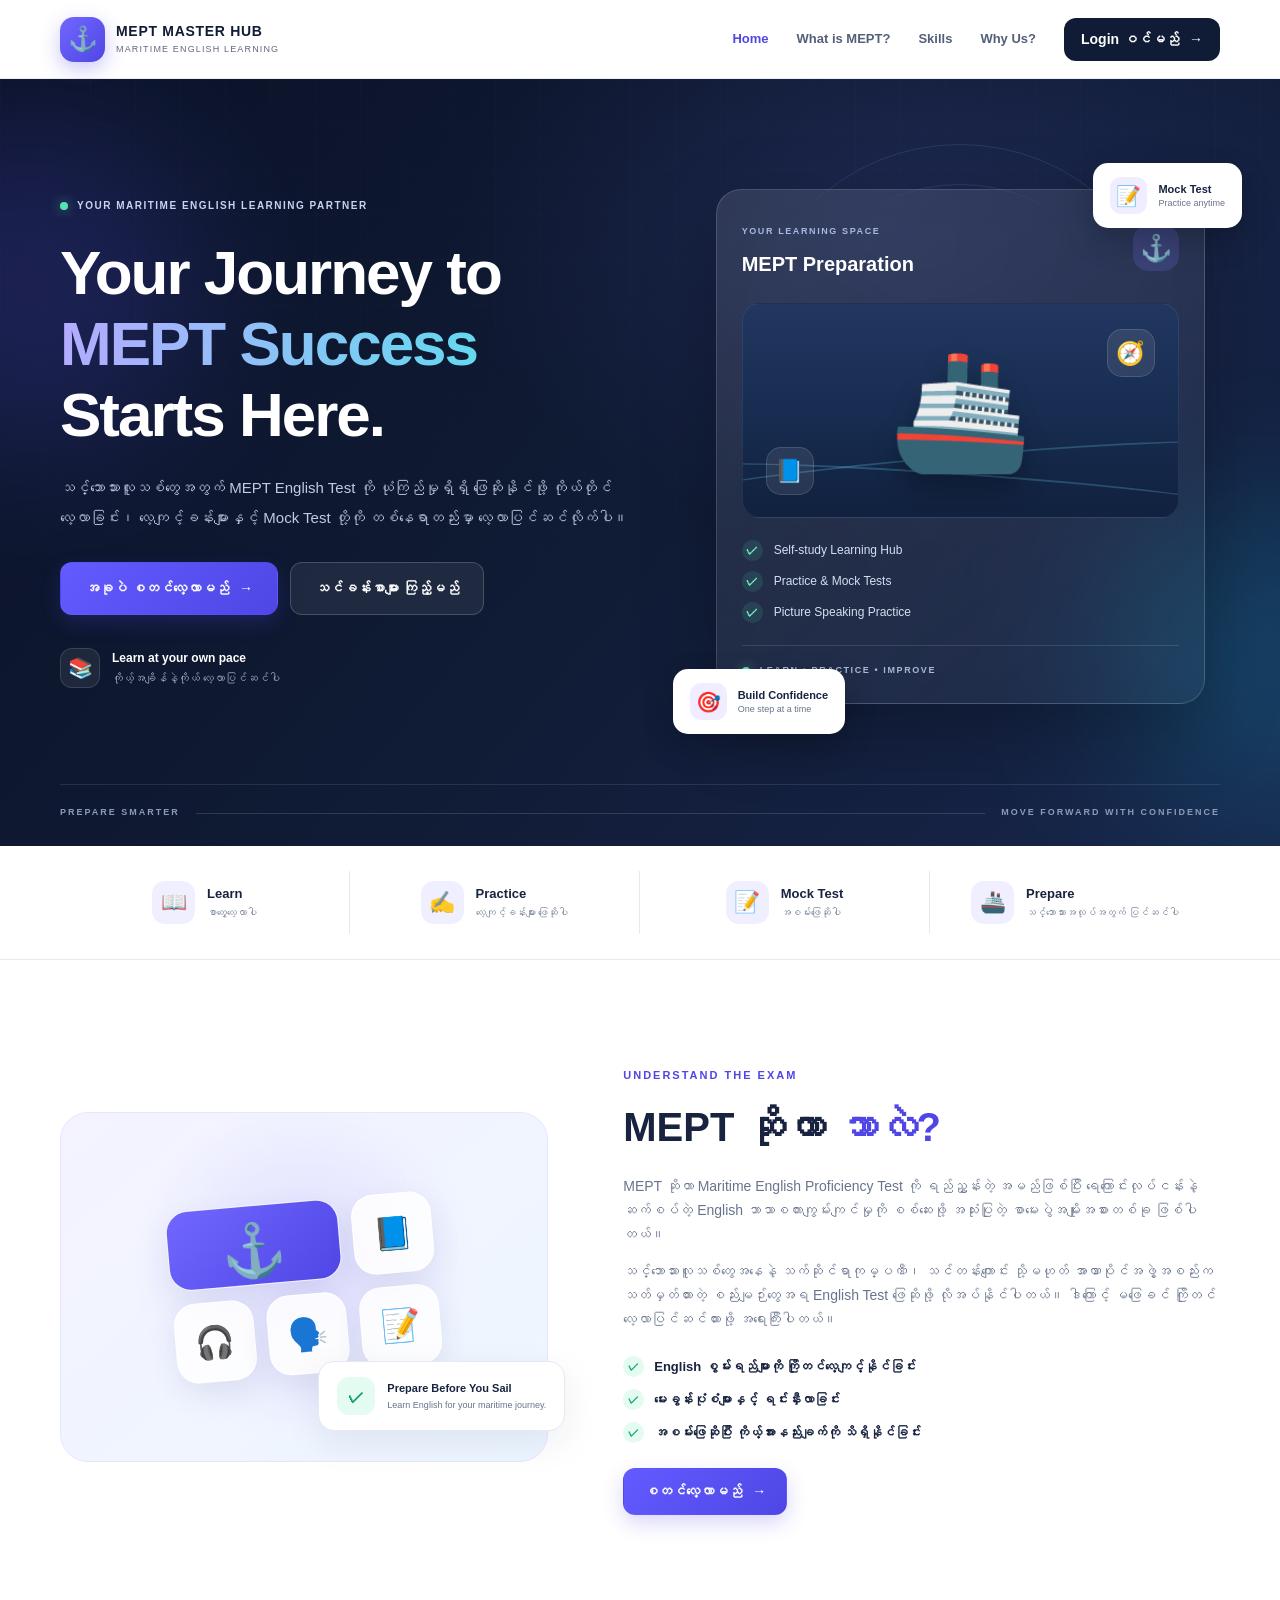
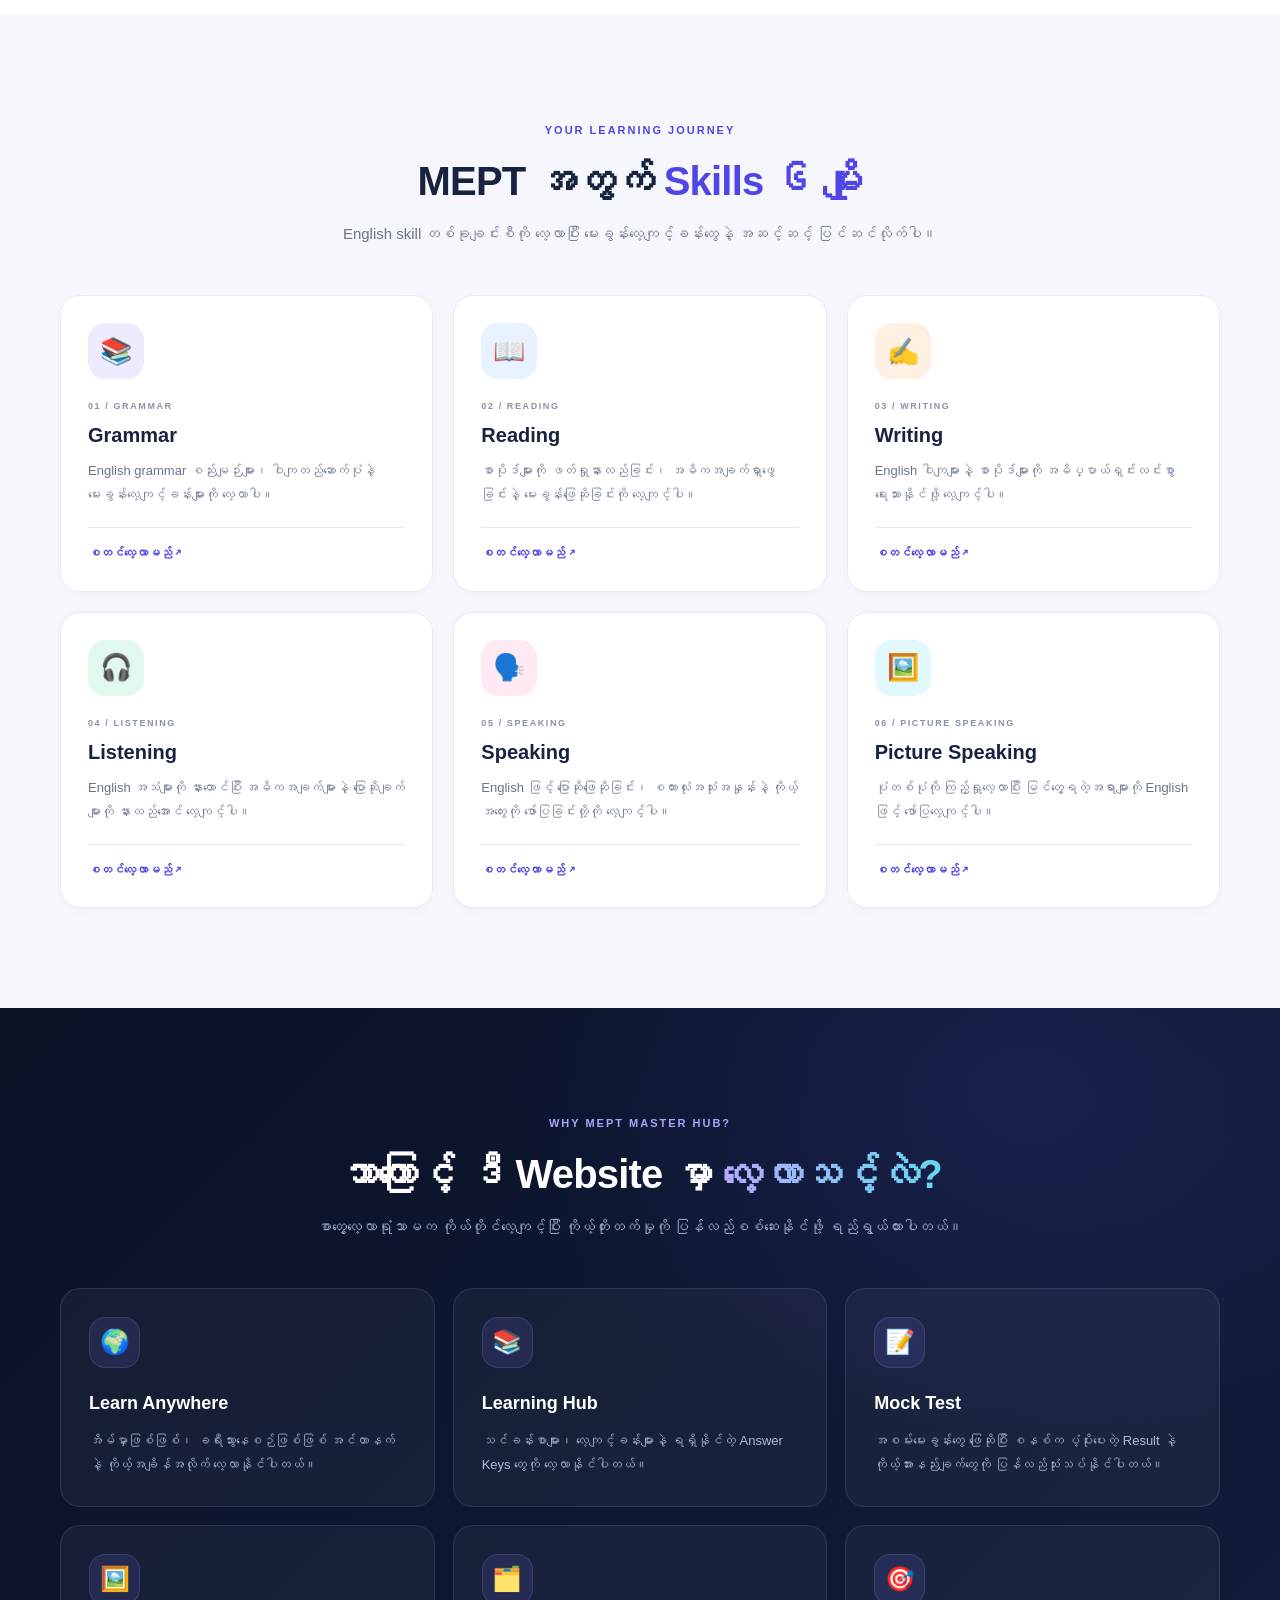
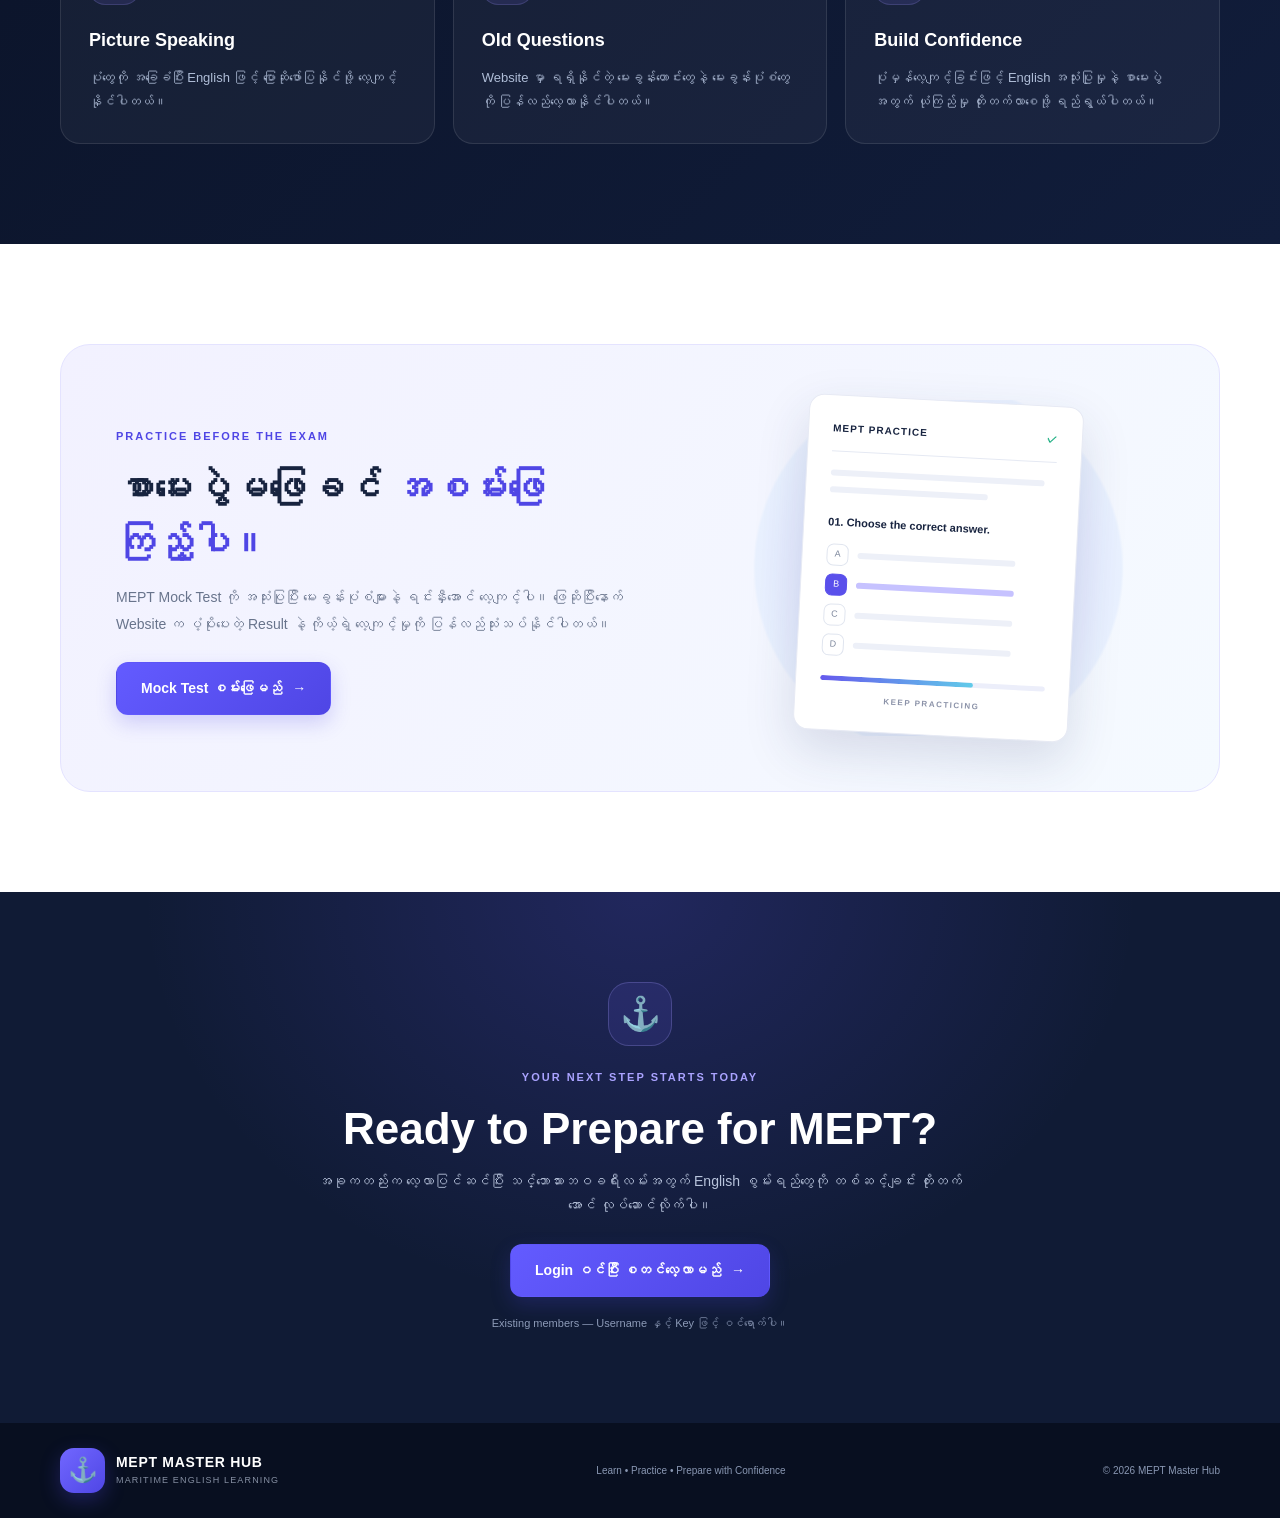
<file: index.html>
<!DOCTYPE html>
<html lang="my">
<head>
  <meta charset="UTF-8">
  <meta name="viewport" content="width=device-width, initial-scale=1.0">
  <meta name="theme-color" content="#101b35">
  <meta name="description" content="MEPT Master Hub — သင်္ဘောသားများအတွက် English self-study, practice questions နှင့် mock test preparation platform.">
  <title>MEPT Master Hub | Prepare with Confidence</title>
  <link rel="stylesheet" href="index.css">
</head>
<body>

  <!-- =====================================================
       PUBLIC NAVIGATION
       Everyone can view this section without logging in.
  ====================================================== -->
  <header class="public-header" id="publicHeader">
    <nav class="public-nav container">
      <a class="brand" href="#home" aria-label="MEPT Master Hub Home">
        <span class="brand-icon">⚓</span>
        <span class="brand-copy">
          <strong>MEPT MASTER HUB</strong>
          <small>MARITIME ENGLISH LEARNING</small>
        </span>
      </a>

      <button class="mobile-menu-toggle" id="mobileMenuToggle"
              type="button" aria-label="Open navigation"
              aria-expanded="false">☰</button>

      <div class="nav-links" id="navLinks">
        <a href="#home">Home</a>
        <a href="#about">What is MEPT?</a>
        <a href="#skills">Skills</a>
        <a href="#benefits">Why Us?</a>
        <button type="button" class="btn btn-nav"
                data-open-login>Login ဝင်မည် <span>→</span></button>
      </div>
    </nav>
  </header>

  <!-- =====================================================
       PUBLIC LANDING PAGE
  ====================================================== -->
  <div id="public-home">

    <!-- HERO -->
    <section class="hero-section" id="home">
      <div class="hero-glow hero-glow-one"></div>
      <div class="hero-glow hero-glow-two"></div>

      <div class="container hero-grid">
        <div class="hero-content reveal">
          <div class="eyebrow">
            <span class="status-dot"></span>
            YOUR MARITIME ENGLISH LEARNING PARTNER
          </div>

          <h1>
            Your Journey to
            <span class="gradient-text">MEPT Success</span>
            Starts Here.
          </h1>

          <p class="hero-description">
            သင်္ဘောသားလူသစ်တွေအတွက် MEPT English Test ကို
            ယုံကြည်မှုရှိရှိ ဖြေဆိုနိုင်ဖို့ ကိုယ်တိုင်လေ့လာခြင်း၊
            လေ့ကျင့်ခန်းများနှင့် Mock Test တို့ကို တစ်နေရာတည်းမှာ
            လေ့လာပြင်ဆင်လိုက်ပါ။
          </p>

          <div class="hero-actions">
            <button type="button" class="btn btn-primary btn-large"
                    data-open-login>
              အခုပဲ စတင်လေ့လာမည် <span>→</span>
            </button>
            <a href="#skills" class="btn btn-glass btn-large">
              သင်ခန်းစာများ ကြည့်မည်
            </a>
          </div>

          <div class="hero-trust">
            <div class="trust-icon">📚</div>
            <div>
              <strong>Learn at your own pace</strong>
              <span>ကိုယ့်အချိန်နဲ့ကိုယ် လေ့လာပြင်ဆင်ပါ</span>
            </div>
          </div>
        </div>

        <div class="hero-visual reveal">
          <div class="hero-orbit orbit-one"></div>
          <div class="hero-orbit orbit-two"></div>

          <div class="hero-card main-visual-card">
            <div class="visual-top">
              <div>
                <span class="visual-label">YOUR LEARNING SPACE</span>
                <h3>MEPT Preparation</h3>
              </div>
              <span class="visual-anchor">⚓</span>
            </div>

            <div class="visual-illustration">
              <div class="ocean-line ocean-line-one"></div>
              <div class="ocean-line ocean-line-two"></div>
              <div class="ship-illustration">🚢</div>
              <div class="compass-illustration">🧭</div>
              <div class="floating-book">📘</div>
            </div>

            <div class="visual-feature-list">
              <div><span>✓</span> Self-study Learning Hub</div>
              <div><span>✓</span> Practice & Mock Tests</div>
              <div><span>✓</span> Picture Speaking Practice</div>
            </div>

            <div class="visual-footer">
              <span class="live-dot"></span>
              LEARN • PRACTICE • IMPROVE
            </div>
          </div>

          <div class="floating-chip chip-top">
            <span>📝</span>
            <div><strong>Mock Test</strong><small>Practice anytime</small></div>
          </div>

          <div class="floating-chip chip-bottom">
            <span>🎯</span>
            <div><strong>Build Confidence</strong><small>One step at a time</small></div>
          </div>
        </div>
      </div>

      <div class="hero-bottom container">
        <span>PREPARE SMARTER</span>
        <span class="hero-bottom-line"></span>
        <span>MOVE FORWARD WITH CONFIDENCE</span>
      </div>
    </section>

    <!-- QUICK HIGHLIGHTS -->
    <section class="highlights-section">
      <div class="container highlights-grid">
        <div class="highlight-item">
          <span class="highlight-icon">📖</span>
          <div><strong>Learn</strong><small>စာတွေ့လေ့လာပါ</small></div>
        </div>
        <div class="highlight-item">
          <span class="highlight-icon">✍️</span>
          <div><strong>Practice</strong><small>လေ့ကျင့်ခန်းများ ဖြေဆိုပါ</small></div>
        </div>
        <div class="highlight-item">
          <span class="highlight-icon">📝</span>
          <div><strong>Mock Test</strong><small>အစမ်းဖြေဆိုပါ</small></div>
        </div>
        <div class="highlight-item">
          <span class="highlight-icon">🚢</span>
          <div><strong>Prepare</strong><small>သင်္ဘောသားအလုပ်အတွက် ပြင်ဆင်ပါ</small></div>
        </div>
      </div>
    </section>

    <!-- WHAT IS MEPT -->
    <section class="section section-light" id="about">
      <div class="container about-grid">
        <div class="about-visual reveal">
          <div class="about-icon-grid">
            <div class="about-icon-card about-icon-main">⚓</div>
            <div class="about-icon-card">📘</div>
            <div class="about-icon-card">🎧</div>
            <div class="about-icon-card">🗣️</div>
            <div class="about-icon-card">📝</div>
          </div>
          <div class="about-caption">
            <span class="caption-check">✓</span>
            <div>
              <strong>Prepare Before You Sail</strong>
              <small>Learn English for your maritime journey.</small>
            </div>
          </div>
        </div>

        <div class="about-content reveal">
          <span class="section-kicker">UNDERSTAND THE EXAM</span>
          <h2>MEPT ဆိုတာ <span class="text-accent">ဘာလဲ?</span></h2>

          <p>
            MEPT ဆိုတာ Maritime English Proficiency Test ကို ရည်ညွှန်းတဲ့
            အမည်ဖြစ်ပြီး ရေကြောင်းလုပ်ငန်းနဲ့ ဆက်စပ်တဲ့ English
            ဘာသာစကားကျွမ်းကျင်မှုကို စစ်ဆေးဖို့ အသုံးပြုတဲ့
            စာမေးပွဲအမျိုးအစားတစ်ခု ဖြစ်ပါတယ်။
          </p>

          <p>
            သင်္ဘောသားလူသစ်တွေအနေနဲ့ သက်ဆိုင်ရာကုမ္ပဏီ၊ သင်တန်းကျောင်း
            သို့မဟုတ် အာဏာပိုင်အဖွဲ့အစည်းက သတ်မှတ်ထားတဲ့ စည်းမျဉ်းတွေအရ
            English Test ဖြေဆိုဖို့ လိုအပ်နိုင်ပါတယ်။
            ဒါကြောင့် မဖြေခင် ကြိုတင်လေ့လာပြင်ဆင်ထားဖို့ အရေးကြီးပါတယ်။
          </p>

          <div class="about-points">
            <div><span>✓</span> English စွမ်းရည်များကို ကြိုတင်လေ့ကျင့်နိုင်ခြင်း</div>
            <div><span>✓</span> မေးခွန်းပုံစံများနှင့် ရင်းနှီးလာခြင်း</div>
            <div><span>✓</span> အစမ်းဖြေဆိုပြီး ကိုယ့်အားနည်းချက်ကို သိရှိနိုင်ခြင်း</div>
          </div>

          <button type="button" class="btn btn-primary"
                  data-open-login>
            စတင်လေ့လာမည် <span>→</span>
          </button>
        </div>
      </div>
    </section>

    <!-- SKILLS -->
    <section class="section section-soft" id="skills">
      <div class="container">
        <div class="section-heading reveal">
          <span class="section-kicker">YOUR LEARNING JOURNEY</span>
          <h2>MEPT အတွက် <span class="text-accent">Skills ၆ မျိုး</span></h2>
          <p>
            English skill တစ်ခုချင်းစီကို လေ့လာပြီး
            မေးခွန်းလေ့ကျင့်ခန်းတွေနဲ့ အဆင့်ဆင့် ပြင်ဆင်လိုက်ပါ။
          </p>
        </div>

        <div class="skills-grid">

          <article class="skill-card reveal">
            <div class="skill-icon icon-purple">📚</div>
            <span class="skill-number">01 / GRAMMAR</span>
            <h3>Grammar</h3>
            <p>English grammar စည်းမျဉ်းများ၊ ဝါကျတည်ဆောက်ပုံနဲ့ မေးခွန်းလေ့ကျင့်ခန်းများကို လေ့လာပါ။</p>
            <a href="#member-access" class="skill-link" data-open-login>စတင်လေ့လာမည် ↗</a>
          </article>

          <article class="skill-card reveal">
            <div class="skill-icon icon-blue">📖</div>
            <span class="skill-number">02 / READING</span>
            <h3>Reading</h3>
            <p>စာပိုဒ်များကို ဖတ်ရှုနားလည်ခြင်း၊ အဓိကအချက်ရှာဖွေခြင်းနဲ့ မေးခွန်းဖြေဆိုခြင်းကို လေ့ကျင့်ပါ။</p>
            <a href="#member-access" class="skill-link" data-open-login>စတင်လေ့လာမည် ↗</a>
          </article>

          <article class="skill-card reveal">
            <div class="skill-icon icon-orange">✍️</div>
            <span class="skill-number">03 / WRITING</span>
            <h3>Writing</h3>
            <p>English ဝါကျများနဲ့ စာပိုဒ်များကို အဓိပ္ပာယ်ရှင်းလင်းစွာ ရေးသားနိုင်ဖို့ လေ့ကျင့်ပါ။</p>
            <a href="#member-access" class="skill-link" data-open-login>စတင်လေ့လာမည် ↗</a>
          </article>

          <article class="skill-card reveal">
            <div class="skill-icon icon-green">🎧</div>
            <span class="skill-number">04 / LISTENING</span>
            <h3>Listening</h3>
            <p>English အသံများကို နားထောင်ပြီး အဓိကအချက်များနဲ့ ပြောဆိုချက်များကို နားလည်အောင် လေ့ကျင့်ပါ။</p>
            <a href="#member-access" class="skill-link" data-open-login>စတင်လေ့လာမည် ↗</a>
          </article>

          <article class="skill-card reveal">
            <div class="skill-icon icon-pink">🗣️</div>
            <span class="skill-number">05 / SPEAKING</span>
            <h3>Speaking</h3>
            <p>English ဖြင့် ပြောဆိုဖြေဆိုခြင်း၊ စကားလုံးအသုံးအနှုန်းနဲ့ ကိုယ့်အတွေးကို ဖော်ပြခြင်းတို့ကို လေ့ကျင့်ပါ။</p>
            <a href="#member-access" class="skill-link" data-open-login>စတင်လေ့လာမည် ↗</a>
          </article>

          <article class="skill-card reveal">
            <div class="skill-icon icon-cyan">🖼️</div>
            <span class="skill-number">06 / PICTURE SPEAKING</span>
            <h3>Picture Speaking</h3>
            <p>ပုံတစ်ပုံကို ကြည့်ရှုလေ့လာပြီး မြင်တွေ့ရတဲ့အရာများကို English ဖြင့် ဖော်ပြလေ့ကျင့်ပါ။</p>
            <a href="#member-access" class="skill-link" data-open-login>စတင်လေ့လာမည် ↗</a>
          </article>

          
        </div>
      </div>
    </section>

    <!-- WHY MEPT MASTER HUB -->
    <section class="section section-dark" id="benefits">
      <div class="container">
        <div class="section-heading section-heading-light reveal">
          <span class="section-kicker">WHY MEPT MASTER HUB?</span>
          <h2>ဘာကြောင့် ဒီ Website မှာ <span class="gradient-text">လေ့လာသင့်လဲ?</span></h2>
          <p>
            စာတွေ့လေ့လာရုံသာမက ကိုယ်တိုင်လေ့ကျင့်ပြီး
            ကိုယ့်တိုးတက်မှုကို ပြန်လည်စစ်ဆေးနိုင်ဖို့ ရည်ရွယ်ထားပါတယ်။
          </p>
        </div>

        <div class="benefits-grid">
          <article class="benefit-card reveal">
            <div class="benefit-icon">🌍</div>
            <h3>Learn Anywhere</h3>
            <p>အိမ်မှာဖြစ်ဖြစ်၊ ခရီးသွားနေစဉ်ဖြစ်ဖြစ် အင်တာနက်နဲ့ ကိုယ့်အချိန်အလိုက် လေ့လာနိုင်ပါတယ်။</p>
          </article>

          <article class="benefit-card reveal">
            <div class="benefit-icon">📚</div>
            <h3>Learning Hub</h3>
            <p>သင်ခန်းစာများ၊ လေ့ကျင့်ခန်းများနဲ့ ရရှိနိုင်တဲ့ Answer Keys တွေကို လေ့လာနိုင်ပါတယ်။</p>
          </article>

          <article class="benefit-card reveal">
            <div class="benefit-icon">📝</div>
            <h3>Mock Test</h3>
            <p>အစမ်းမေးခွန်းတွေ ဖြေဆိုပြီး စနစ်က ပံ့ပိုးပေးတဲ့ Result နဲ့ ကိုယ့်အားနည်းချက်တွေကို ပြန်လည်သုံးသပ်နိုင်ပါတယ်။</p>
          </article>

          <article class="benefit-card reveal">
            <div class="benefit-icon">🖼️</div>
            <h3>Picture Speaking</h3>
            <p>ပုံတွေကို အခြေခံပြီး English ဖြင့် ပြောဆိုဖော်ပြနိုင်ဖို့ လေ့ကျင့်နိုင်ပါတယ်။</p>
          </article>

          <article class="benefit-card reveal">
            <div class="benefit-icon">🗂️</div>
            <h3>Old Questions</h3>
            <p>Website မှာ ရရှိနိုင်တဲ့ မေးခွန်းဟောင်းတွေနဲ့ မေးခွန်းပုံစံတွေကို ပြန်လည်လေ့လာနိုင်ပါတယ်။</p>
          </article>

          <article class="benefit-card reveal">
            <div class="benefit-icon">🎯</div>
            <h3>Build Confidence</h3>
            <p>ပုံမှန်လေ့ကျင့်ခြင်းဖြင့် English အသုံးပြုမှုနဲ့ စာမေးပွဲအတွက် ယုံကြည်မှု တိုးတက်လာစေဖို့ ရည်ရွယ်ပါတယ်။</p>
          </article>
        </div>
      </div>
    </section>

    <!-- MOCK TEST -->
    <section class="section section-light" id="mock-test-info">
      <div class="container mock-banner reveal">
        <div class="mock-banner-content">
          <span class="section-kicker">PRACTICE BEFORE THE EXAM</span>
          <h2>စာမေးပွဲမဖြေခင် <span class="text-accent">အစမ်းဖြေကြည့်ပါ။</span></h2>
          <p>
            MEPT Mock Test ကို အသုံးပြုပြီး မေးခွန်းပုံစံများနဲ့ ရင်းနှီးအောင်
            လေ့ကျင့်ပါ။ ဖြေဆိုပြီးနောက် Website က ပံ့ပိုးပေးတဲ့ Result
            နဲ့ ကိုယ့်ရဲ့ လေ့ကျင့်မှုကို ပြန်လည်သုံးသပ်နိုင်ပါတယ်။
          </p>
          <button type="button" class="btn btn-primary btn-large"
                  data-open-login>
            Mock Test စမ်းဖြေမည် <span>→</span>
          </button>
        </div>
        <div class="mock-banner-visual">
          <div class="mock-paper">
            <div class="paper-top"><span>MEPT PRACTICE</span><span>✓</span></div>
            <div class="paper-line paper-line-long"></div>
            <div class="paper-line"></div>
            <div class="paper-question">01. Choose the correct answer.</div>
            <div class="paper-option"><span>A</span><div></div></div>
            <div class="paper-option selected"><span>B</span><div></div></div>
            <div class="paper-option"><span>C</span><div></div></div>
            <div class="paper-option"><span>D</span><div></div></div>
            <div class="paper-progress"><span></span></div>
            <small>KEEP PRACTICING</small>
          </div>
        </div>
      </div>
    </section>

    <!-- FINAL CTA -->
    <section class="final-cta" id="member-access">
      <div class="container final-cta-inner reveal">
        <div class="cta-anchor">⚓</div>
        <span class="section-kicker">YOUR NEXT STEP STARTS TODAY</span>
        <h2>Ready to Prepare for MEPT?</h2>
        <p>
          အခုကတည်းက လေ့လာပြင်ဆင်ပြီး သင်္ဘောသားဘဝခရီးလမ်းအတွက်
          English စွမ်းရည်တွေကို တစ်ဆင့်ချင်း တိုးတက်အောင် လုပ်ဆောင်လိုက်ပါ။
        </p>
        <button type="button" class="btn btn-primary btn-large"
                data-open-login>
          Login ဝင်ပြီး စတင်လေ့လာမည် <span>→</span>
        </button>
        <small>Existing members — Username နှင့် Key ဖြင့် ဝင်ရောက်ပါ။</small>
      </div>
    </section>

    <!-- PUBLIC FOOTER -->
    <footer class="public-footer">
      <div class="container footer-inner">
        <a class="brand footer-brand" href="#home">
          <span class="brand-icon">⚓</span>
          <span class="brand-copy">
            <strong>MEPT MASTER HUB</strong>
            <small>MARITIME ENGLISH LEARNING</small>
          </span>
        </a>
        <p>Learn • Practice • Prepare with Confidence</p>
        <span>© <span class="current-year"></span> MEPT Master Hub</span>
      </div>
    </footer>
  </div>

  <!-- =====================================================
       LOGIN SECTION
       Hidden until a visitor clicks a Login CTA.
       Existing login IDs and form fields preserved.
  ====================================================== -->
  <section id="login-container" class="login-wrapper hidden">
    <div class="login-backdrop"></div>

    <div class="login-card">
      <button type="button" class="login-back"
              id="backToHome">← Home သို့ပြန်မည်</button>

      <div class="login-brand-icon">⚓</div>
      <span class="section-kicker">WELCOME BACK</span>
      <h2>MEPT Master Hub</h2>
      <p class="subtitle">
        သင့်ရဲ့ MEPT လေ့လာမှုခရီးစဉ်ကို ဆက်လက်လုပ်ဆောင်ဖို့
        Account ဖြင့် Login ဝင်ပါ။
      </p>

      <form id="loginForm">
        <div class="input-group">
          <label for="username">Username</label>
          <input type="text" id="username" name="username"
                 placeholder="အမည် ရိုက်ထည့်ပါ"
                 autocomplete="username" required>
        </div>

        <div class="input-group">
          <label for="password">Key (သော့)</label>
          <div class="password-wrap">
            <input type="password" id="password" name="password"
                   placeholder="သတ်မှတ်ထားသော Key ကို ရိုက်ထည့်ပါ"
                   autocomplete="current-password" required>
            <button type="button" id="togglePassword"
                    class="password-toggle"
                    aria-label="Show or hide password">👁</button>
          </div>
          <small class="hint">🔐 1 User • 1 Key • 1 Device</small>
        </div>

        <button type="submit" class="btn btn-primary login-submit">
          <span>Login ဝင်မည်</span><span>→</span>
        </button>

        <div id="loginError" class="login-error" role="alert"
             aria-live="polite" style="display:none;">
          ❌ သော့မှားနေပါသည်။ ကျေးဇူးပြု၍ ပြန်လည်စစ်ဆေးပါ။
        </div>
      </form>

      <div class="account-info">
        <p>Account မရှိသေးဘူးလား?</p>
        <a href="https://t.me/aunglay400500"
           target="_blank" rel="noopener noreferrer"
           class="telegram-link">📱 Telegram မှ Account ဆက်သွယ်ရန် ↗</a>
      </div>

      <p class="login-security">SECURE ACCESS • MEPT MASTER HUB</p>
    </div>
  </section>

  <!-- =====================================================
       MEMBER DASHBOARD
       Available only after successful login in this UI.
  ====================================================== -->
  <div id="main-container" class="main-wrapper hidden">
    <header class="member-navbar">
      <a href="#" class="brand" aria-label="Member Dashboard">
        <span class="brand-icon">⚓</span>
        <span class="brand-copy">
          <strong>MEPT MASTER HUB</strong>
          <small>MEMBER LEARNING SPACE</small>
        </span>
      </a>
      <div class="member-nav-actions">
        <span class="member-badge"><span class="live-dot"></span> Member Area</span>
        <button id="logoutBtn" class="btn btn-logout" type="button">
          Logout ↗
        </button>
      </div>
    </header>

    <main class="dashboard-content">
      <section class="dashboard-welcome">
        <span class="section-kicker">YOUR LEARNING SPACE</span>
        <h1>Welcome back, <span id="welcomeUsername">Seafarer</span>! 👋</h1>
        <p>ဒီနေ့လည်း MEPT အတွက် အဆင့်တစ်ဆင့် တိုးတက်အောင် လေ့လာလိုက်ပါ။</p>
      </section>

      <section class="dashboard-section">
        <div class="dashboard-heading">
          <div>
            <span class="section-kicker">CONTINUE YOUR JOURNEY</span>
            <h2>သင့်ရဲ့ Learning Hub</h2>
          </div>
          <span class="member-badge">MEMBER ACCESS</span>
        </div>

        <div class="dashboard-grid">
          <article class="dashboard-card">
            <div class="dashboard-card-icon icon-purple">📚</div>
            <h3>Learning Hub</h3>
            <p>Grammar, Reading, Writing, Listening နဲ့ Speaking သင်ခန်းစာများ၊ ရရှိနိုင်တဲ့ Answer Keys တွေကို လေ့လာပါ။</p>
            <a href="learning.html" class="btn btn-primary dashboard-btn">လေ့လာမည် →</a>
          </article>

          <article class="dashboard-card">
            <div class="dashboard-card-icon icon-blue">📝</div>
            <h3>MEPT Mock Test</h3>
            <p>အစမ်းမေးခွန်းတွေ ဖြေဆိုပြီး Website က ပံ့ပိုးပေးတဲ့ Result ကို ပြန်လည်စစ်ဆေးပါ။</p>
            <a href="mocktest.html" class="btn btn-primary dashboard-btn">အစမ်းဖြေမည် →</a>
          </article>

          <article class="dashboard-card">
            <div class="dashboard-card-icon icon-cyan">🖼️</div>
            <h3>Picture Speaking</h3>
            <p>ပုံတွေကို ကြည့်ရှုပြီး English ဖြင့် ဖော်ပြပြောဆိုနိုင်ဖို့ လေ့ကျင့်ပါ။</p>
            <a href="picturespeaking.html" class="btn btn-primary dashboard-btn">လေ့ကျင့်မည် →</a>
          </article>

          <article class="dashboard-card">
            <div class="dashboard-card-icon icon-orange">🗂️</div>
            <h3>Old Questions</h3>
            <p>Website မှာ ရရှိနိုင်တဲ့ မေးခွန်းဟောင်းများနဲ့ မေးခွန်းပုံစံတွေကို ပြန်လည်လေ့လာပါ။</p>
            <a href="oldquestions.html" class="btn btn-primary dashboard-btn">ကြည့်ရှုမည် →</a>
          </article>

          
        <!-- Speaking Voice Test Card -->
<article class="dashboard-card featured-voice">
  <div class="dashboard-card-icon icon-cyan">🎙️</div>

  <span class="badge-new">NEW</span>

  <h3>Speaking Voice Test</h3>

  <p>
    <strong class="voice-package-note">
      🎉 ၃ လ နှင့်အထက် Package များအတွက်!
    </strong>
    <br>
    Voice System ဖြင့် စကားပြောစွမ်းရည်ကို
    Test 101 – 104 အထိ အဆင့်လိုက် စစ်ဆေးနိုင်ပါသည်။
  </p>

  <a
    href="voice-test.html"
    class="btn btn-primary dashboard-btn voice-test-btn"
  >
    ဖြေဆိုမည် →
  </a>
</article>
        </div>
      </section>
      
      <section class="dashboard-tip">
        <span>💡</span>
        <div>
          <strong>Learning Tip</strong>
          <p>နေ့စဉ် ပုံမှန်လေ့လာပါ။ မသိတဲ့အချက်တွေကို ပြန်လည်သုံးသပ်ပြီး Mock Test နဲ့ လေ့ကျင့်မှုကို စစ်ဆေးပါ။</p>
        </div>
      </section>
    </main>

    <footer class="member-footer">
      © <span class="current-year"></span> MEPT Master Hub · Member Learning Space
    </footer>
  </div>

  <script src="index.js"></script>
</body>
</html>
</file>
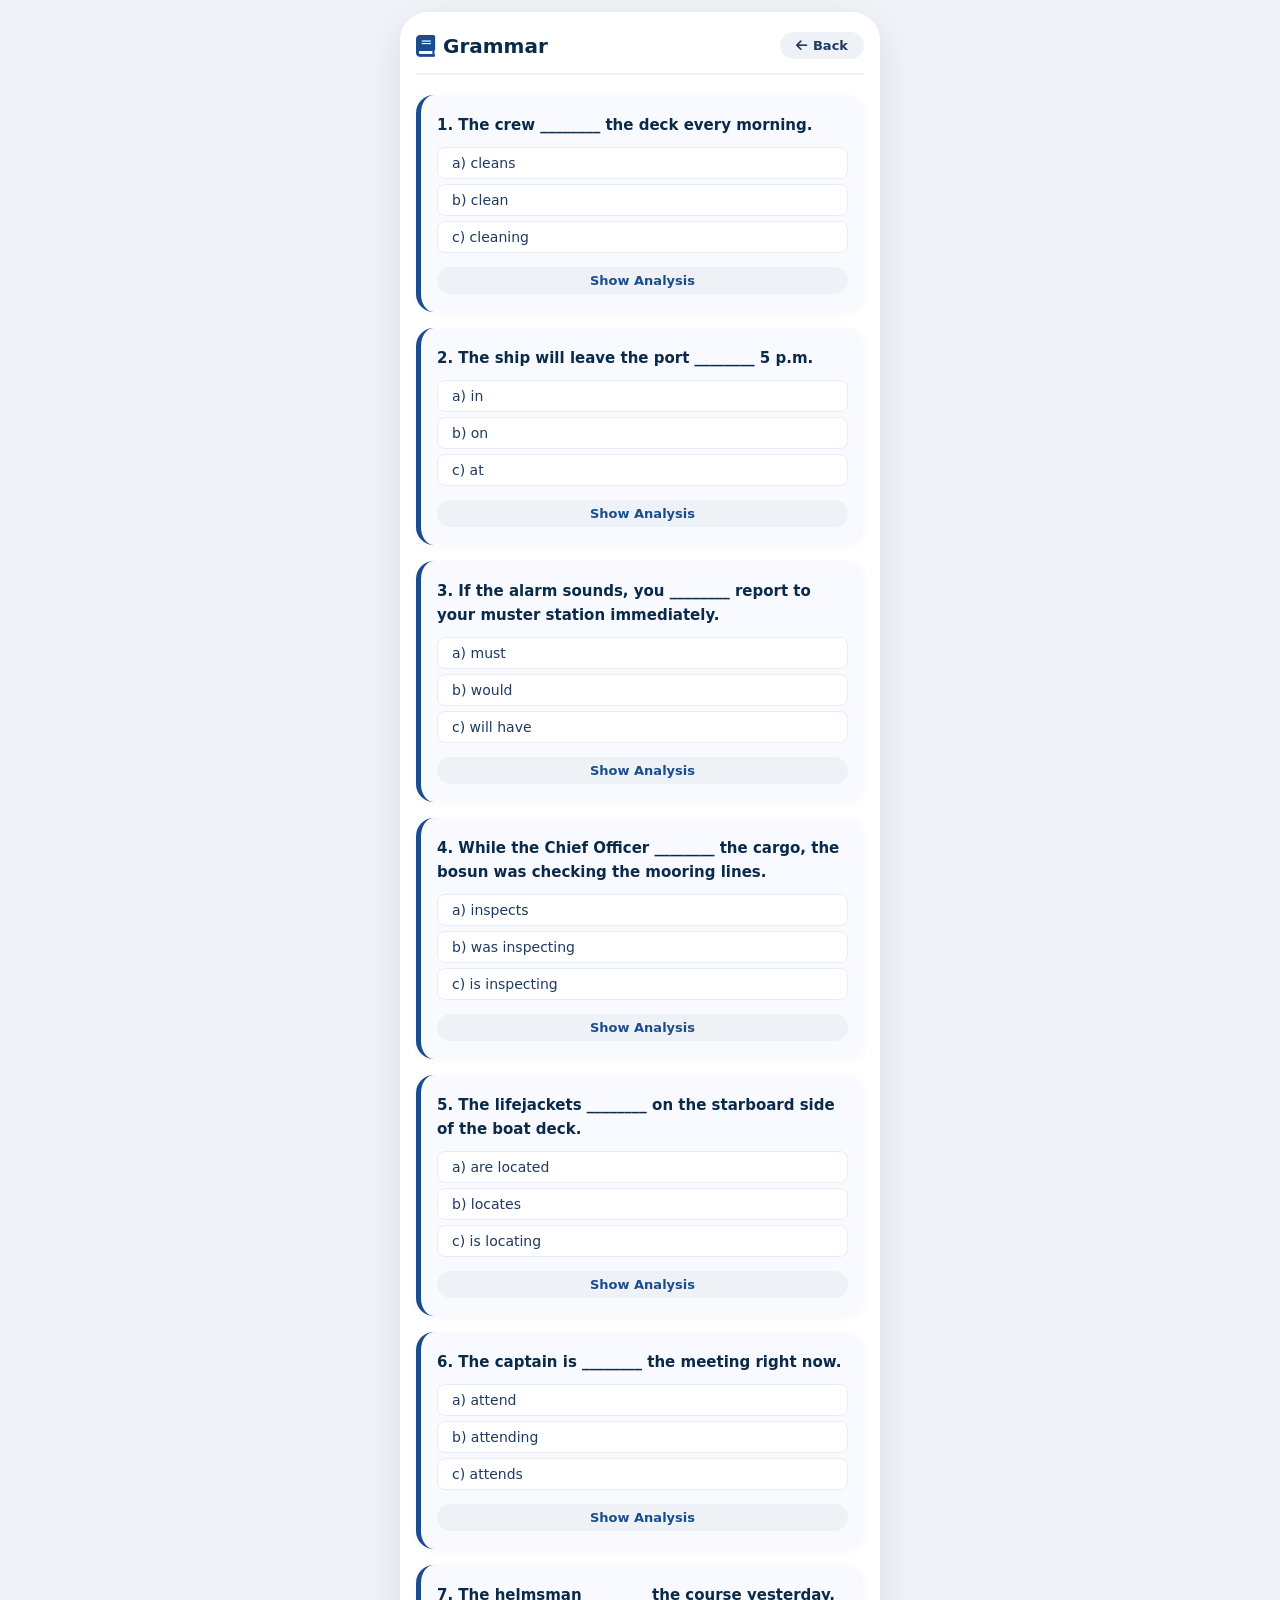
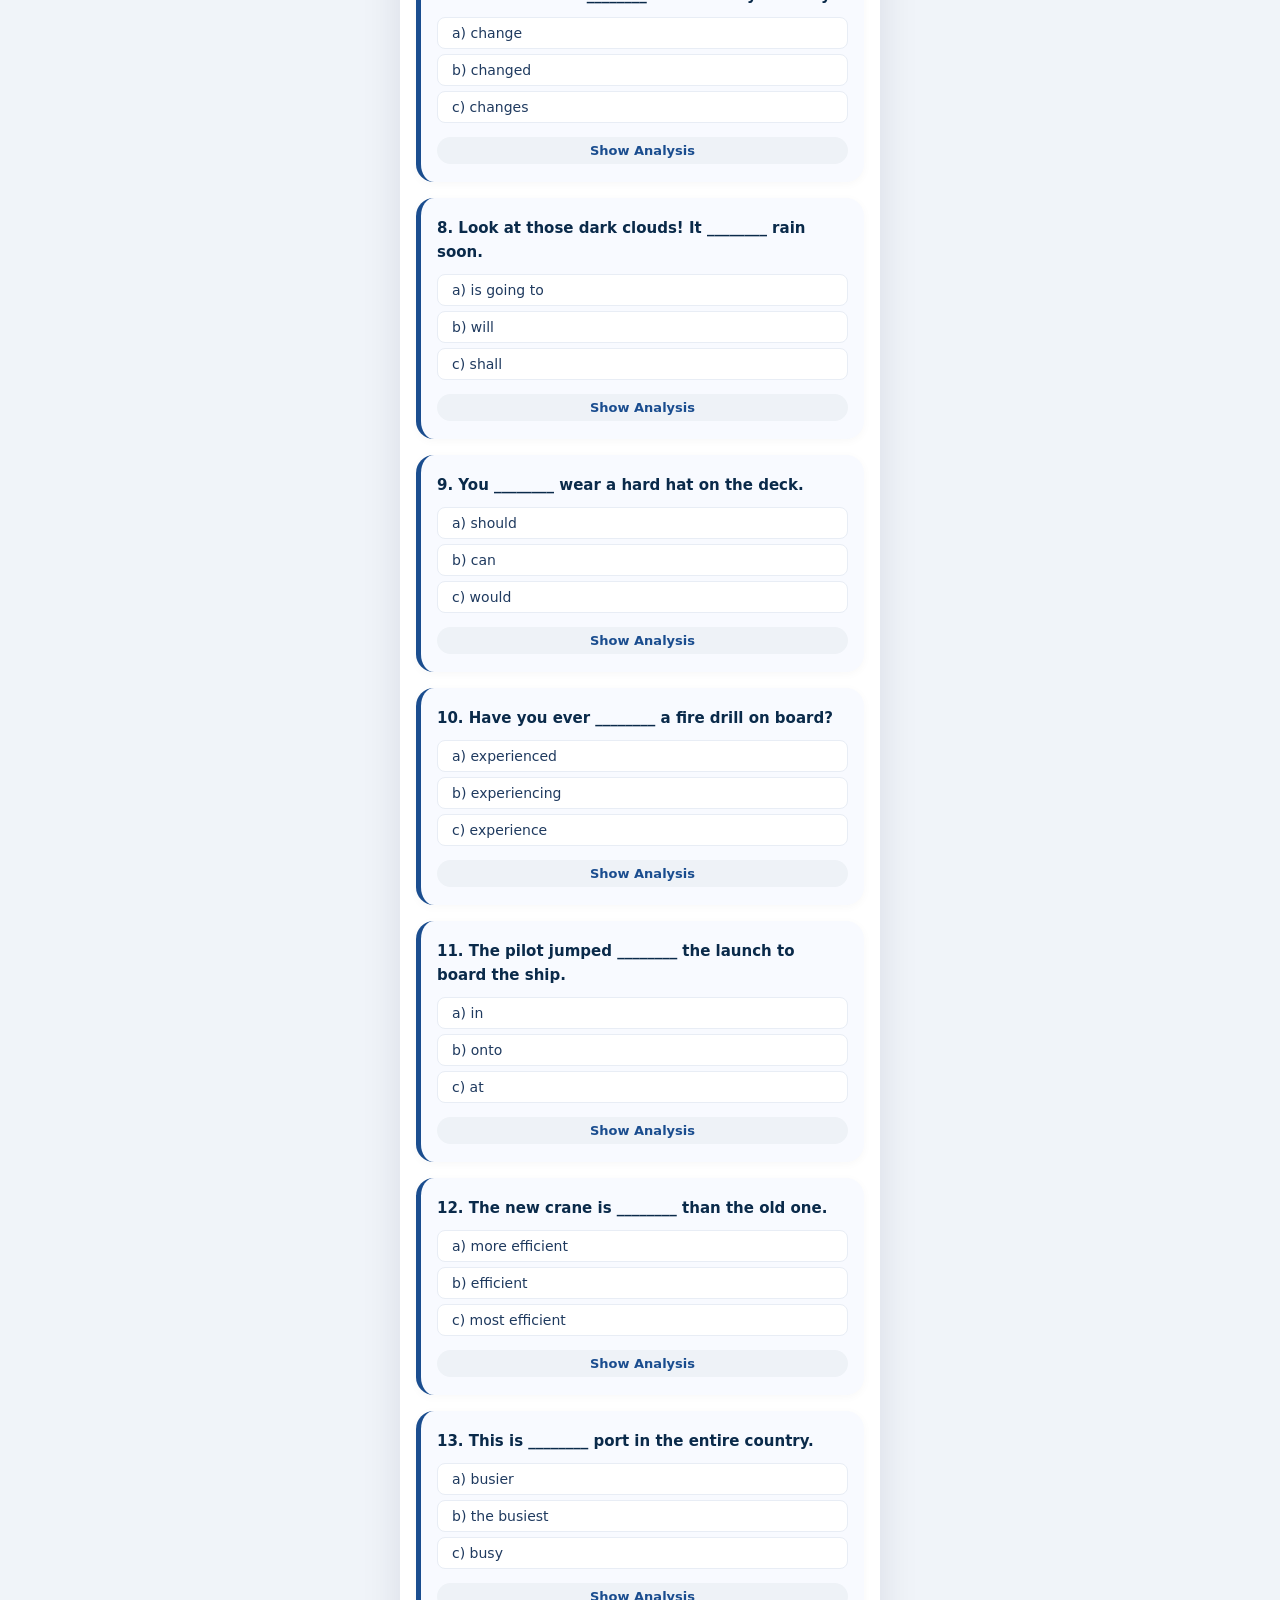
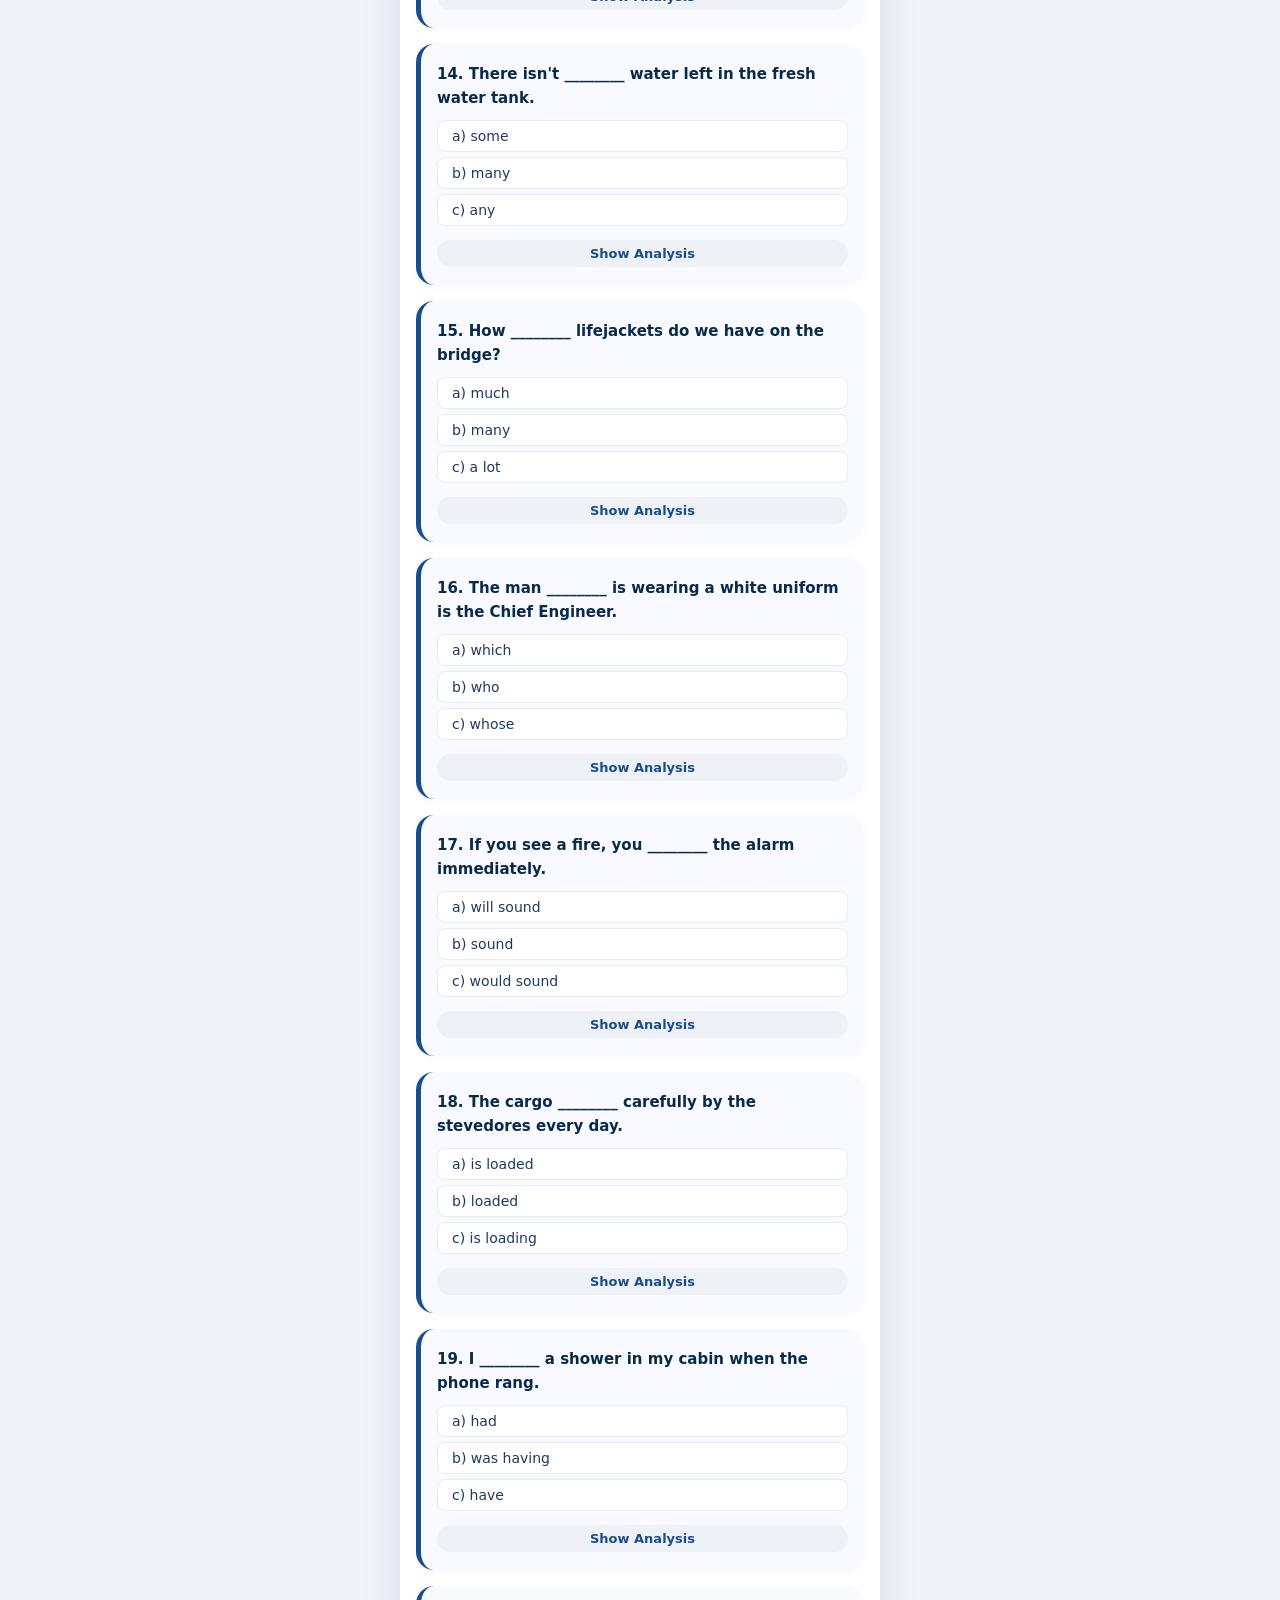
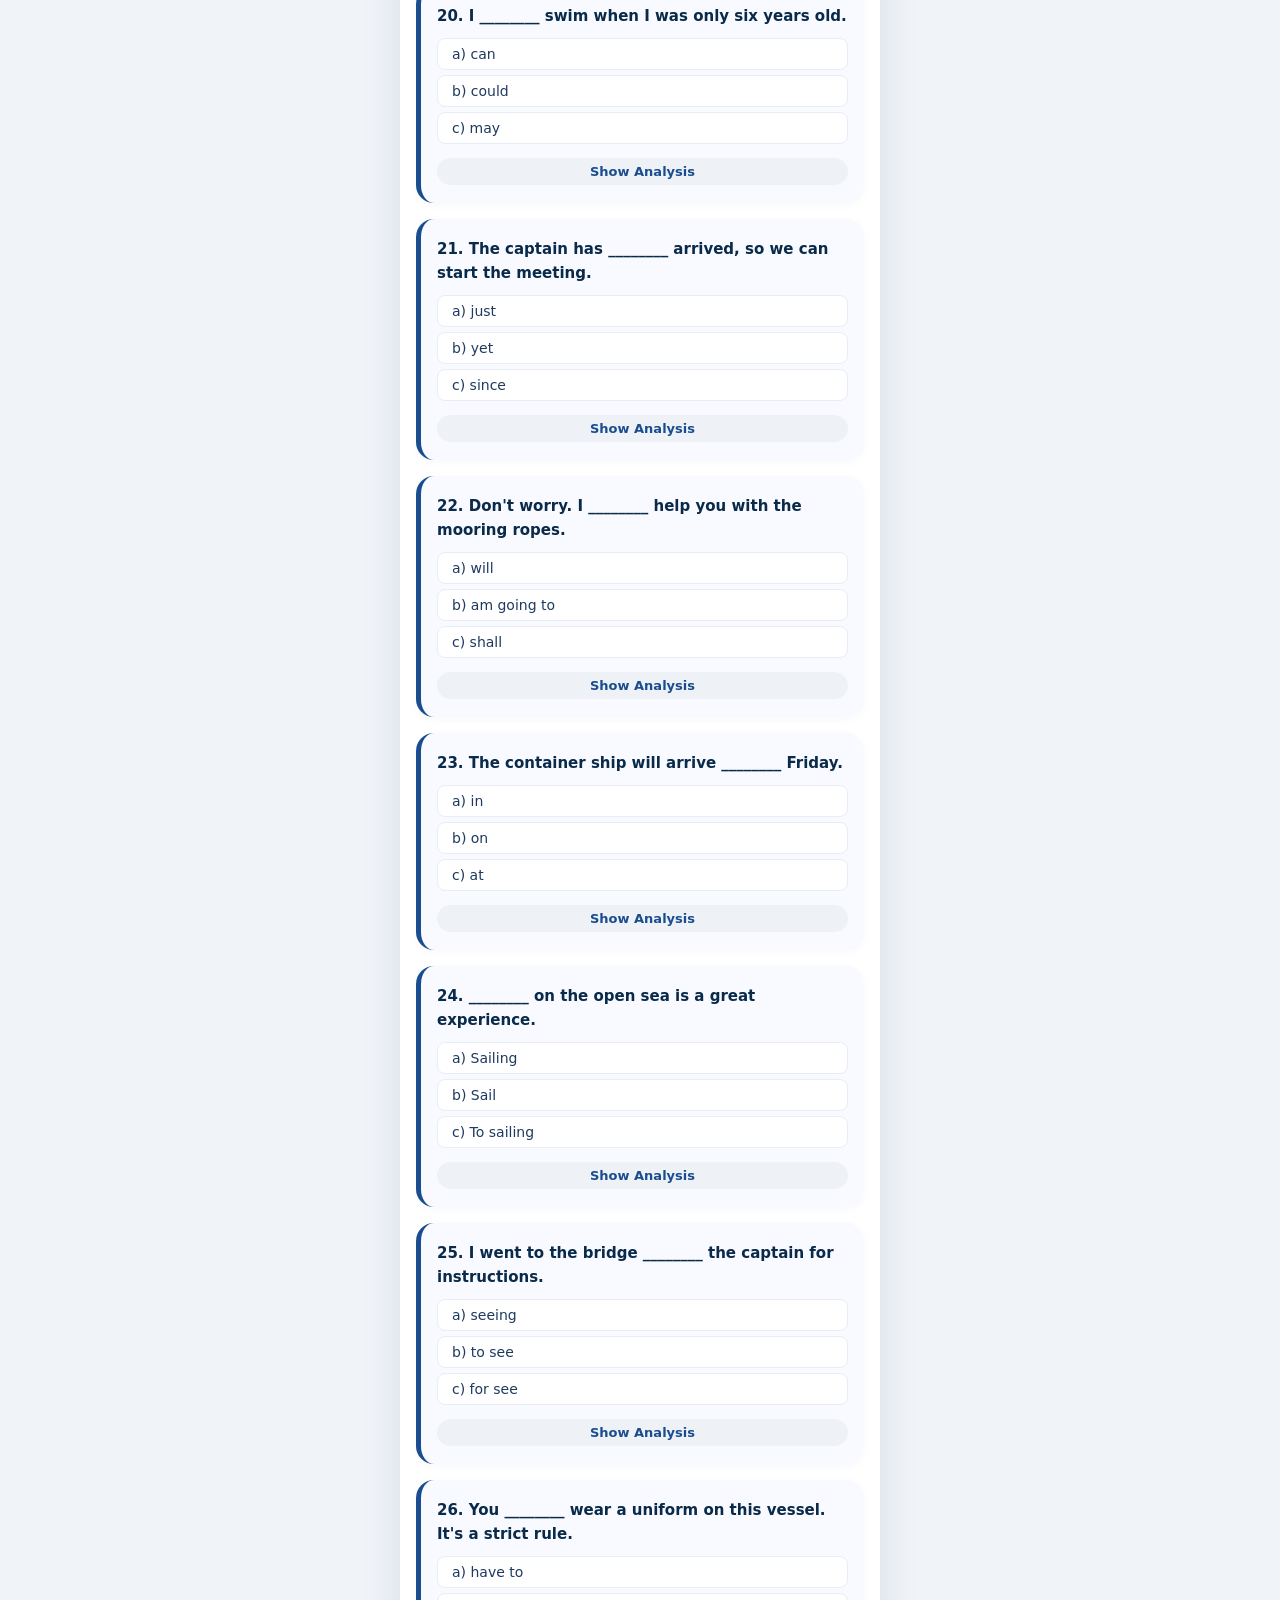
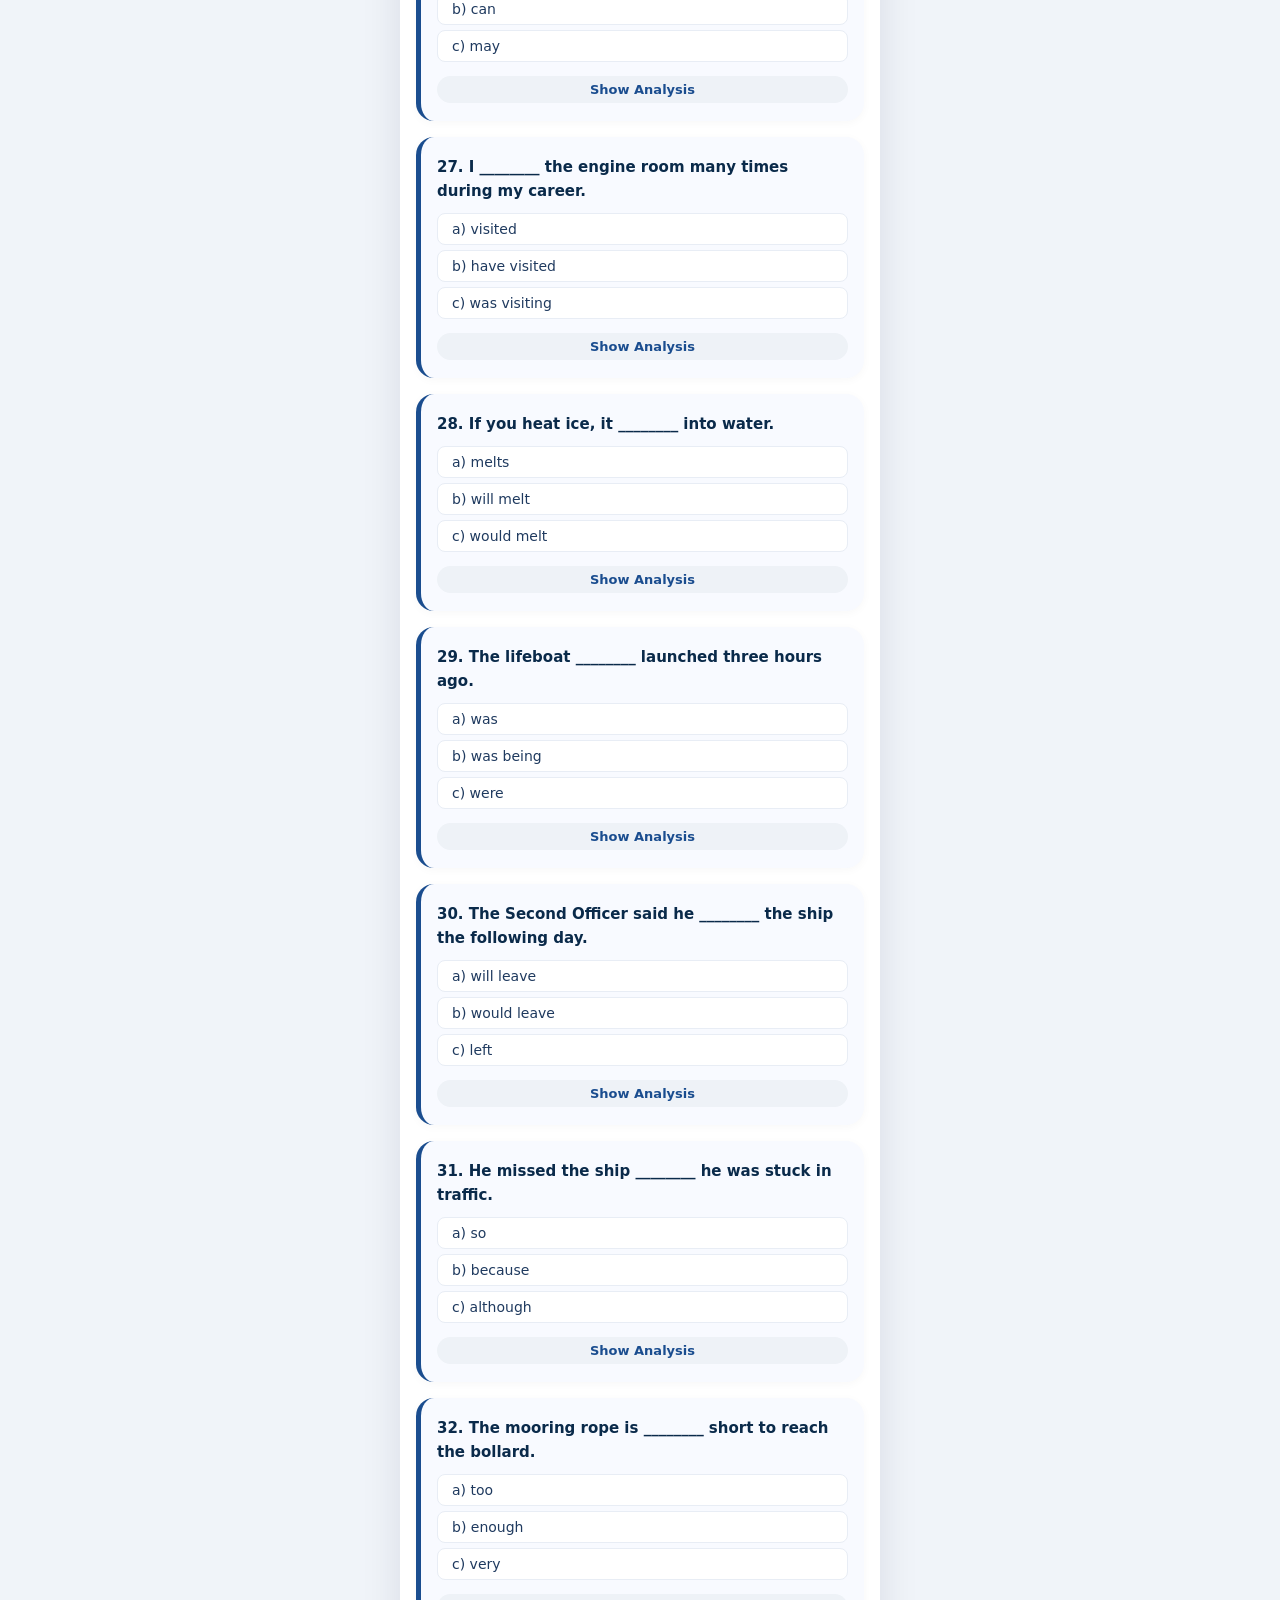
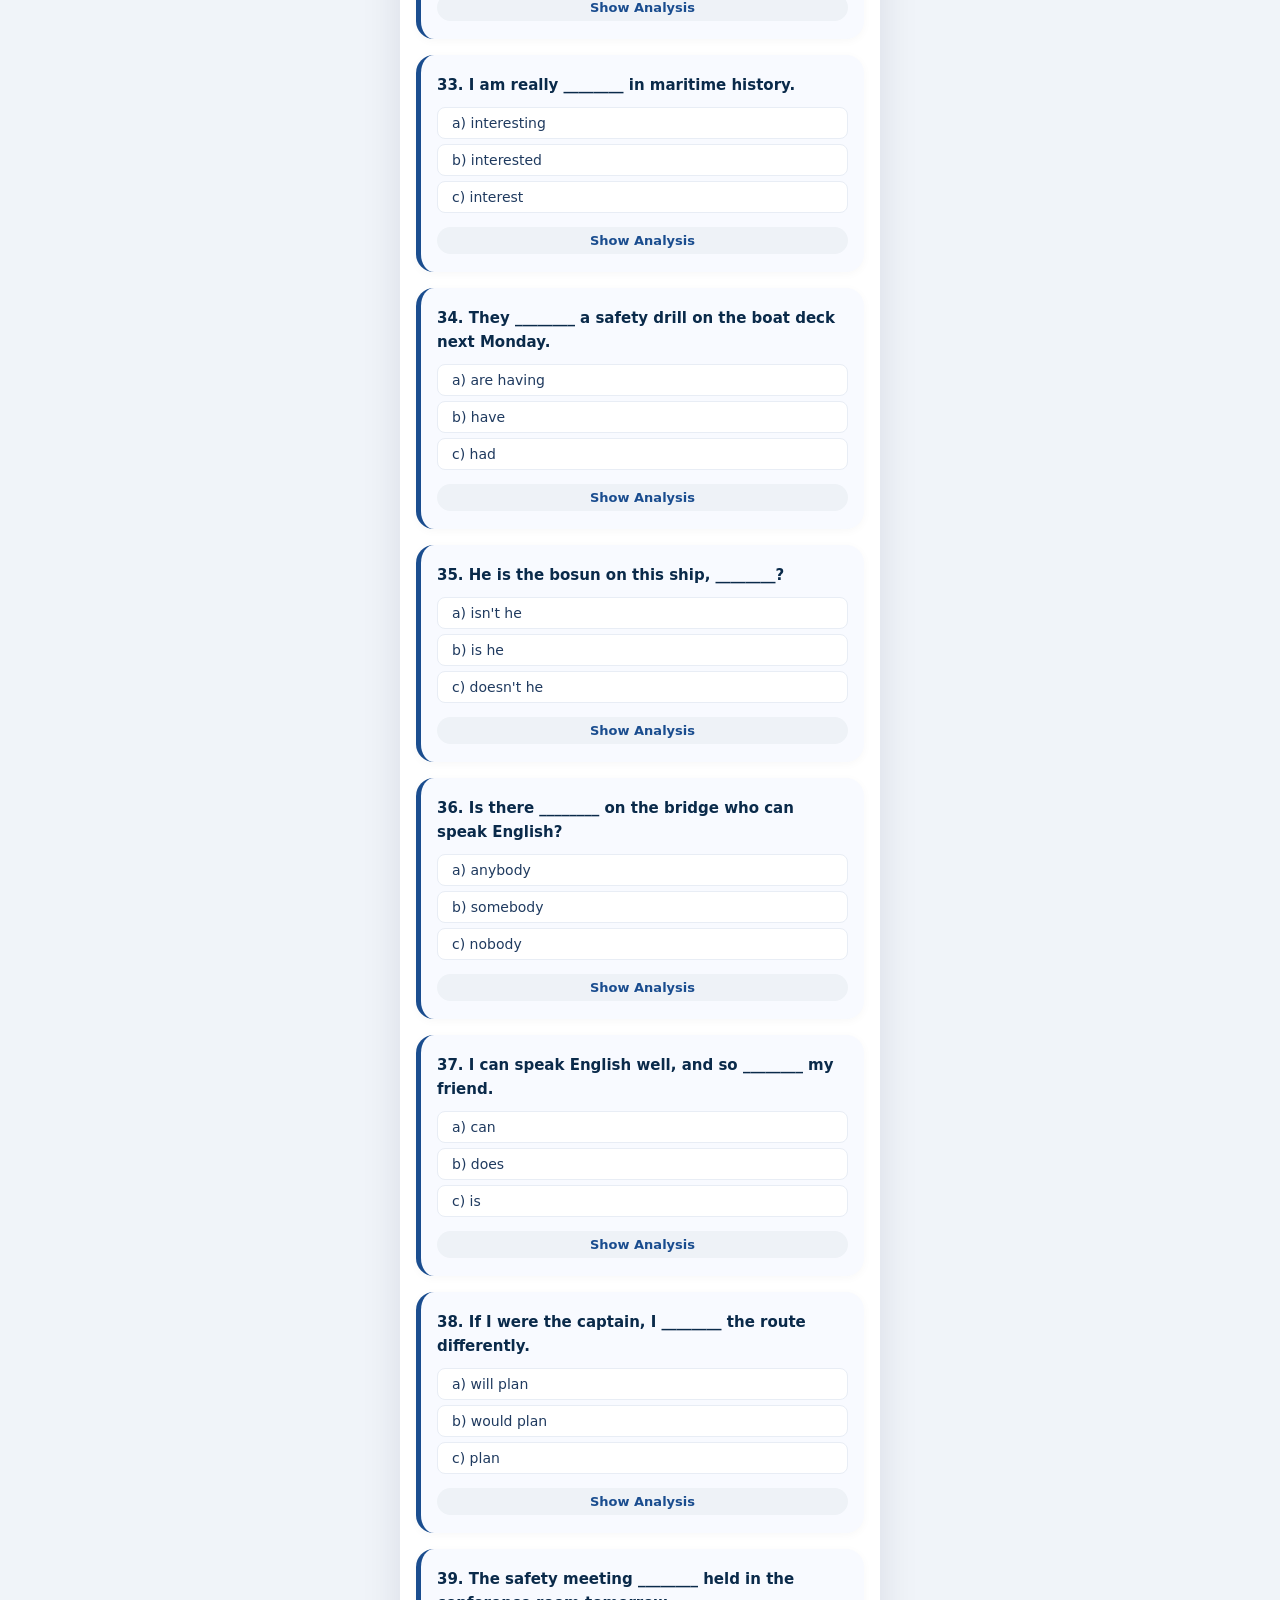
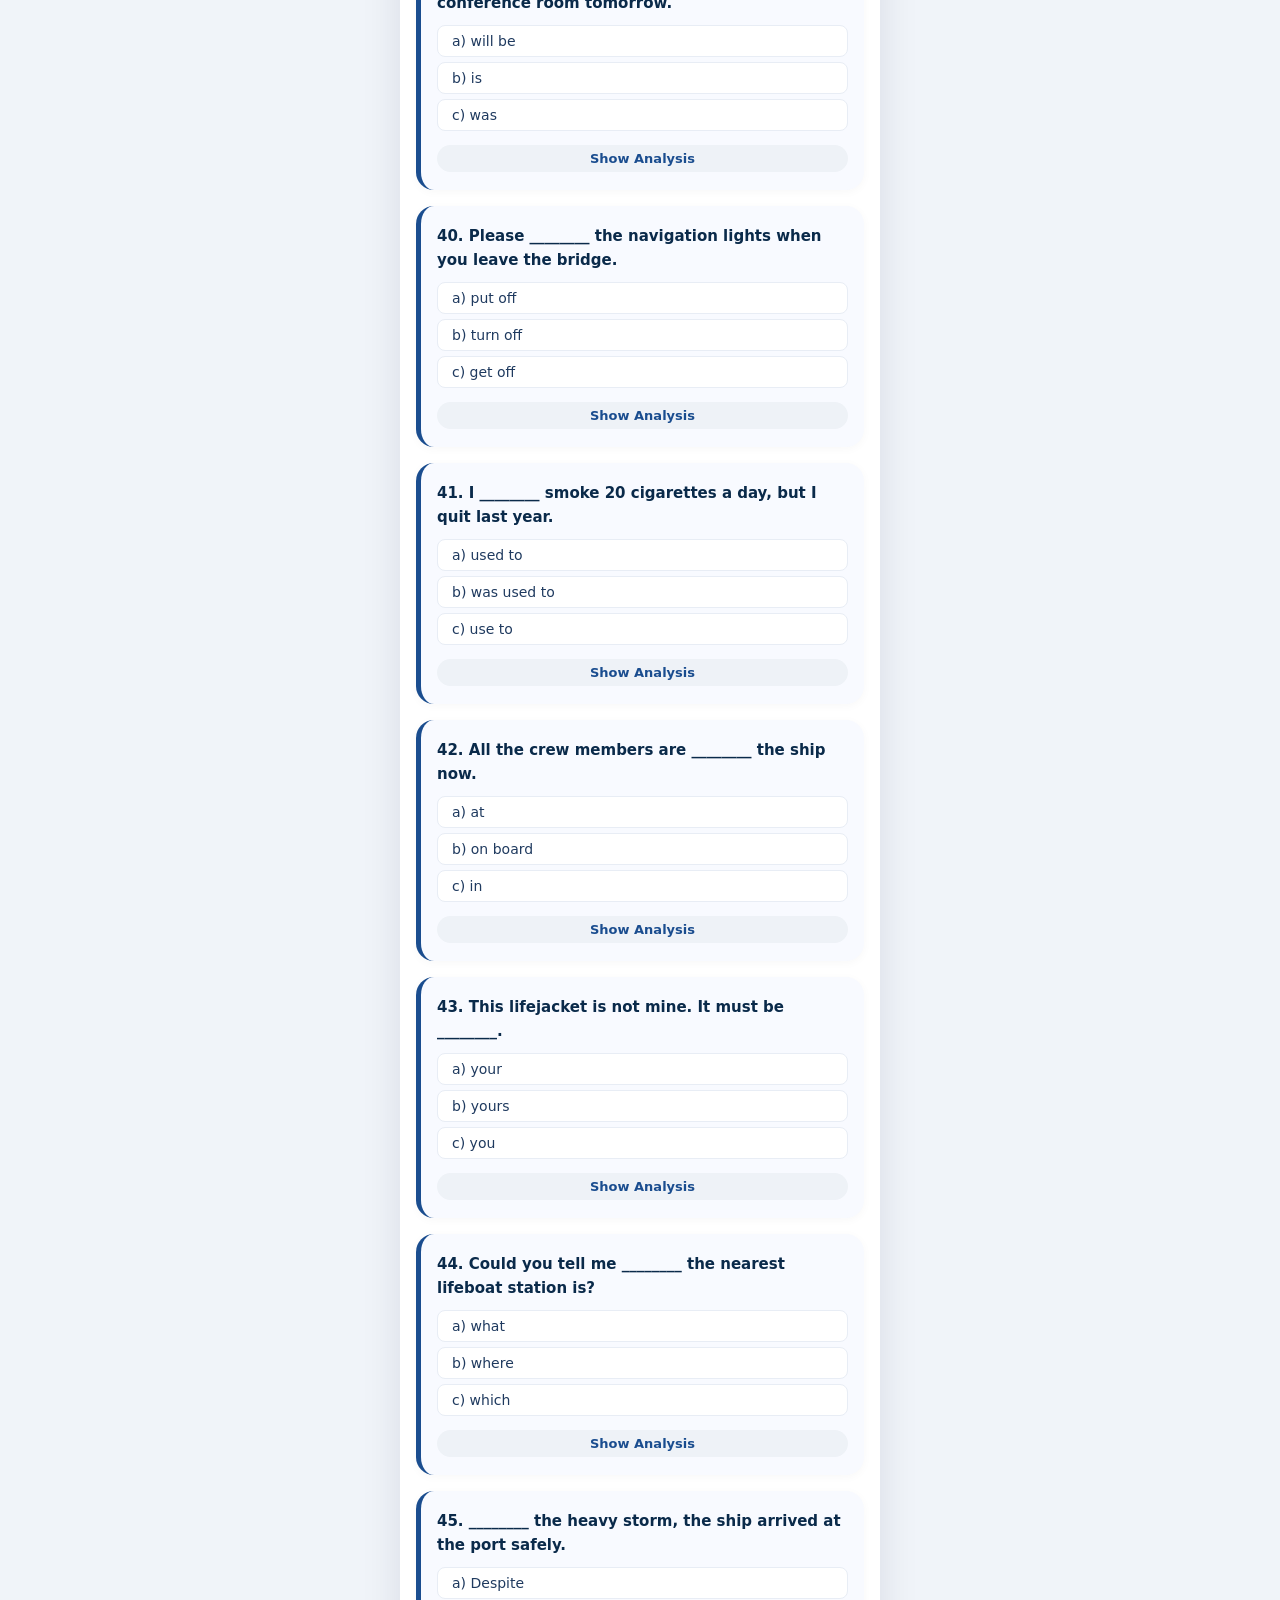
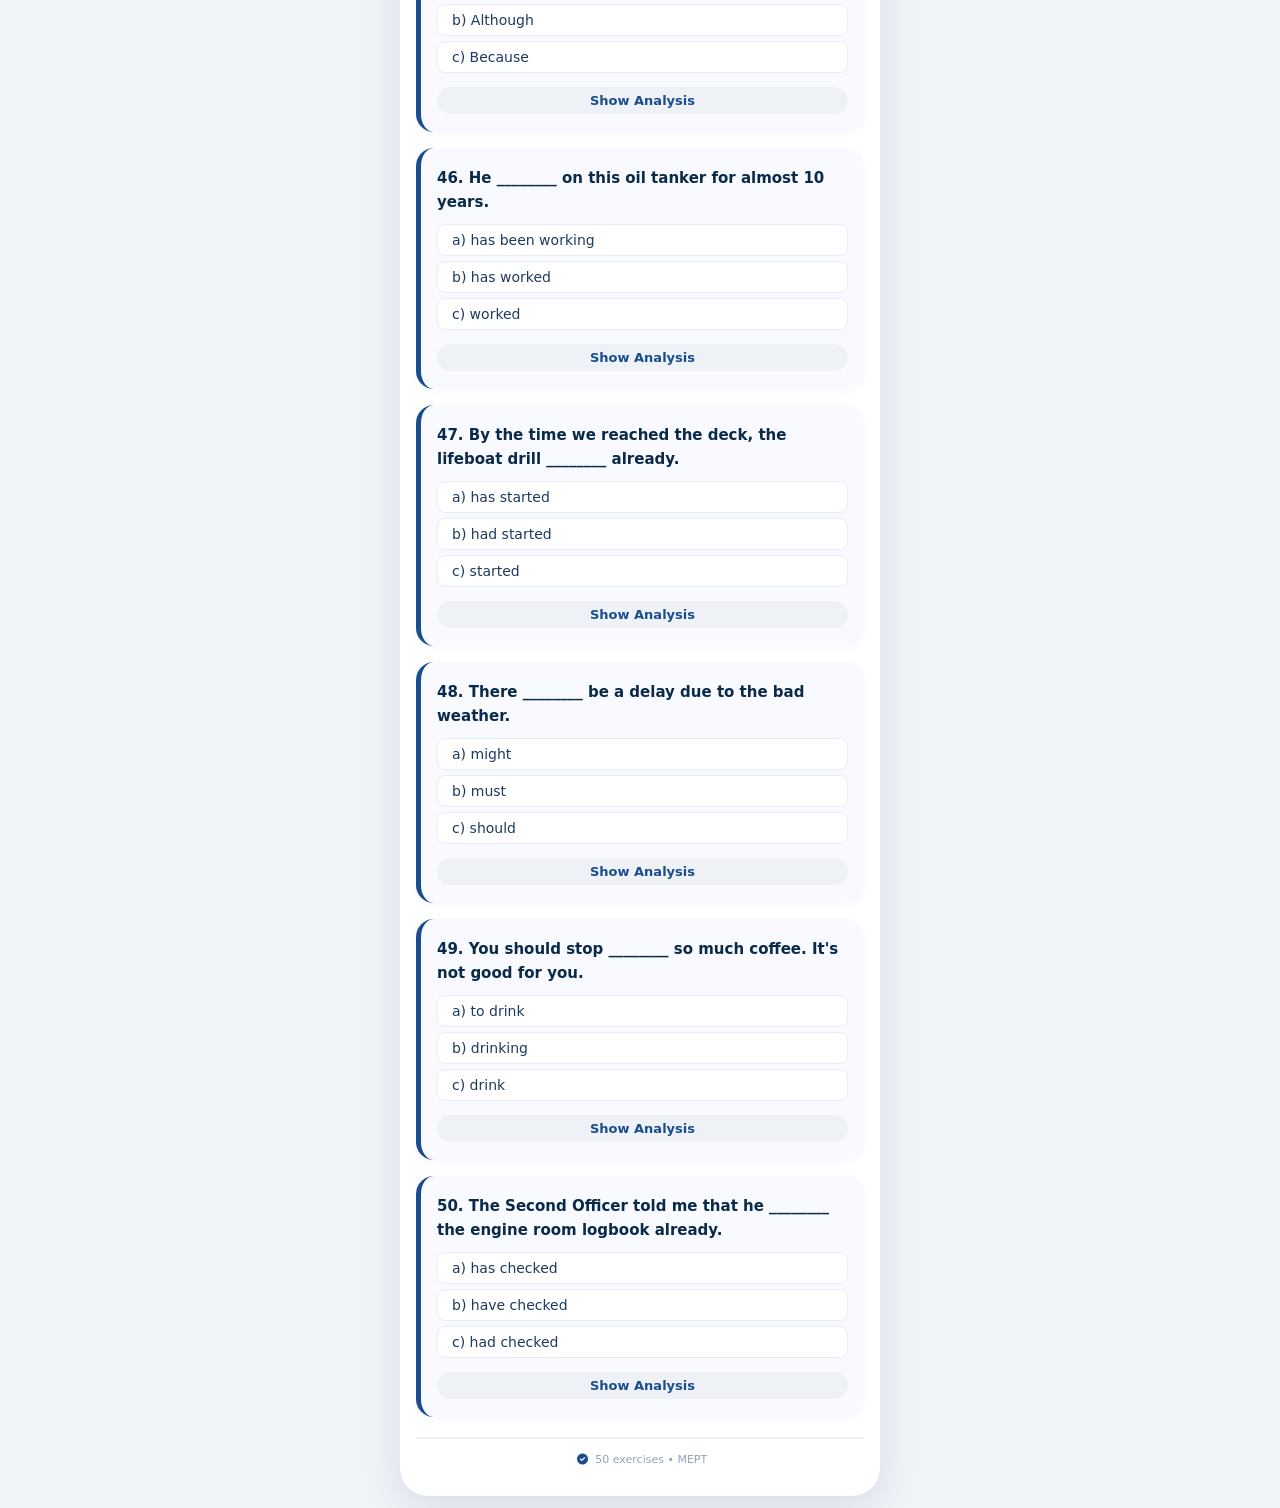
<file: grammar.html>
<!DOCTYPE html>
<html lang="en">
<head>
    <meta charset="UTF-8" />
    <meta name="viewport" content="width=device-width, initial-scale=1.0, maximum-scale=1.0, user-scalable=yes" />
    <title>Grammar – MEPT Learning</title>
    <link rel="stylesheet" href="https://cdnjs.cloudflare.com/ajax/libs/font-awesome/6.0.0-beta3/css/all.min.css" />
    <style>
        /* ===== RESET & BASE (mobile-first) ===== */
        * {
            margin: 0;
            padding: 0;
            box-sizing: border-box;
            font-family: 'Segoe UI', system-ui, -apple-system, sans-serif;
        }

        body {
            background: #f0f4f9;
            min-height: 100vh;
            padding: 12px;
            display: flex;
            justify-content: center;
            align-items: flex-start;
        }

        .container {
            max-width: 480px;
            width: 100%;
            margin: 0 auto;
            background: #ffffff;
            border-radius: 28px;
            box-shadow: 0 12px 40px rgba(0, 20, 50, 0.10);
            padding: 20px 16px 30px;
        }

        /* ===== HEADER ===== */
        .header {
            display: flex;
            justify-content: space-between;
            align-items: center;
            border-bottom: 2px solid #eef2f7;
            padding-bottom: 14px;
            margin-bottom: 20px;
            flex-wrap: wrap;
            gap: 6px;
        }

        .header h2 {
            font-size: 20px;
            color: #0a2a4a;
            display: flex;
            align-items: center;
            gap: 8px;
        }

        .header h2 i {
            color: #1a4d8f;
            font-size: 22px;
        }

        .btn-back {
            background: #eef2f7;
            border: none;
            padding: 6px 16px;
            border-radius: 50px;
            font-weight: 600;
            font-size: 13px;
            color: #1f3a5f;
            cursor: pointer;
            transition: 0.2s;
            display: flex;
            align-items: center;
            gap: 6px;
            text-decoration: none;
        }

        .btn-back:hover {
            background: #dce3ed;
        }
        .btn-back:active {
            transform: scale(0.96);
        }

        /* ===== CARD ===== */
        .qa-card {
            background: #f8faff;
            border-radius: 18px;
            padding: 18px 16px;
            margin-bottom: 16px;
            border-left: 5px solid #1a4d8f;
            box-shadow: 0 2px 10px rgba(0, 0, 0, 0.03);
            transition: 0.15s;
        }

        .qa-card:active {
            transform: scale(0.99);
        }

        .question-text {
            font-size: 15px;
            font-weight: 600;
            color: #0a2a4a;
            margin-bottom: 10px;
            line-height: 1.6;
        }

        .options-stack {
            display: flex;
            flex-direction: column;
            gap: 5px;
            margin-bottom: 12px;
        }

        .option-item {
            padding: 7px 14px;
            background: #fff;
            border-radius: 8px;
            border: 1px solid #e8edf5;
            font-size: 14px;
            color: #1f3a5f;
        }

        /* ===== REVEAL BUTTON ===== */
        .reveal-trigger-btn {
            background: #eef2f7;
            border: none;
            padding: 6px 16px;
            border-radius: 20px;
            font-size: 13px;
            font-weight: 600;
            color: #1a4d8f;
            cursor: pointer;
            transition: 0.2s;
            margin-top: 2px;
            width: 100%;
            text-align: center;
        }

        .reveal-trigger-btn:active {
            background: #dce3ed;
            transform: scale(0.97);
        }

        /* ===== EXPLANATION BOX ===== */
        .explanation-box {
            display: none;
            margin-top: 14px;
            background: #f0f7ff;
            border-radius: 12px;
            padding: 14px 16px;
            border: 1px solid #d4e2f0;
            gap: 12px;
            flex-direction: column;
        }

        .explanation-box.show {
            display: flex;
        }

        .exp-row {
            display: flex;
            flex-direction: column;
            gap: 4px;
            padding: 5px 0;
            border-bottom: 1px solid #e2edf7;
        }

        .exp-row:last-child {
            border-bottom: none;
        }

        .exp-label {
            font-size: 11px;
            font-weight: 700;
            color: #1a4d8f;
            text-transform: uppercase;
            letter-spacing: 0.3px;
        }

        .correct-ans-highlight {
            background: #dcfce7;
            padding: 4px 12px;
            border-radius: 6px;
            color: #166534;
            font-weight: 600;
            display: inline-block;
            font-size: 14px;
        }

        .correct-ans-highlight i {
            margin-right: 6px;
        }

        .exp-row .text-content {
            font-size: 14px;
            line-height: 1.6;
            color: #1f3a5f;
        }

        /* ===== FOOTER ===== */
        .footer {
            margin-top: 20px;
            padding-top: 14px;
            border-top: 2px solid #eef2f7;
            text-align: center;
            font-size: 11px;
            color: #94a3b8;
        }

        .footer i {
            color: #1a4d8f;
            margin: 0 4px;
        }

        /* ===== RESPONSIVE ===== */
        @media (max-width: 420px) {
            .container {
                padding: 14px 12px 20px;
            }
            .question-text {
                font-size: 14px;
            }
            .option-item {
                font-size: 13px;
                padding: 6px 12px;
            }
            .header h2 {
                font-size: 17px;
            }
            .btn-back {
                font-size: 12px;
                padding: 5px 12px;
            }
        }

        @media (max-width: 360px) {
            .qa-card {
                padding: 14px 12px;
            }
            .exp-row .text-content {
                font-size: 13px;
            }
        }
    </style>
</head>
<body>

    <div class="container">

        <!-- ===== HEADER ===== -->
        <div class="header">
            <h2><i class="fas fa-book"></i> Grammar</h2>
            <a href="learning.html" class="btn-back"><i class="fas fa-arrow-left"></i> Back</a>
        </div>

        <!-- ===== QUESTION LIST ===== -->
        <div id="grammarList"></div>

        <!-- ===== FOOTER ===== -->
        <div class="footer">
            <i class="fas fa-check-circle"></i> 50 exercises &bull; MEPT
        </div>

    </div>

    <script>
        // ============================================================
        // GRAMMAR QUESTIONS (50 EXERCISES – same as main data)
        // ============================================================
        const GRAMMAR_QUESTIONS = [{
            id: 1,
            question: "1. The crew ________ the deck every morning.",
            options: ["a) cleans", "b) clean", "c) cleaning"],
            correct: "a) cleans",
            why: "ဒီဝါကျမှာ 'The crew' ကို တစ်ဖွဲ့လုံးခြုံငုံပြီး Collective Noun (ဧကဝုစ်) အဖြစ် သတ်မှတ်ထားသလို၊ 'every morning' ပါရှိတဲ့အတွက် Present Simple Tense ဖြစ်ပါတယ်။ ထို့ကြောင့် s ပါသော 'cleans' က အဖြေမှန်ဖြစ်ပါတယ်။",
            strategy: "ဝါကျအဆုံးမှာ 'every morning / every day' တွေ့ရင် Present Simple ($V_1$ သို့မဟုတ် $V_1 + s/es$) ကို ရှာပါ။"
        }, {
            id: 2,
            question: "2. The ship will leave the port ________ 5 p.m.",
            options: ["a) in", "b) on", "c) at"],
            correct: "c) at",
            why: "အင်္ဂလိပ်စာ သဒ္ဒါစည်းမျဉ်းအရ တိကျတဲ့ နာရီအချိန် (Specific Clock Time) တွေရဲ့ ရှေ့မှာ Preposition 'at' ကို အမြဲတမ်း အသုံးပြုရပါတယ်။",
            strategy: "အချိန်ပြ Preposition တွေအတွက် 'On Days, In Years, At Hours' ဆိုတဲ့ စည်းမျဉ်းအတိုင်း မှတ်သားပါ။"
        }, {
            id: 3,
            question: "3. If the alarm sounds, you ________ report to your muster station immediately.",
            options: ["a) must", "b) would", "c) will have"],
            correct: "a) must",
            why: "သင်္ဘောပေါ်ရှိ ဘေးကင်းရေး လုပ်ထုံးလုပ်နည်းများနှင့် အရေးပေါ်အခြေအနေများတွင် မဖြစ်မနေ လုပ်ဆောင်ရမည့် တာဝန် (Obligation) ကို ဖော်ပြရန် 'must' ကို သုံးရပါသည်။",
            strategy: "အရေးပေါ်စည်းကမ်းများနှင့် Emergency Rules များတွေ့ပါက 'must' သို့မဟုတ် 'have to' ကို ဦးစားပေးရွေးချယ်ပါ။"
        }, {
            id: 4,
            question: "4. While the Chief Officer ________ the cargo, the bosun was checking the mooring lines.",
            options: ["a) inspects", "b) was inspecting", "c) is inspecting"],
            correct: "b) was inspecting",
            why: "အတိတ်ကာလ၌ လုပ်ဆောင်ချက်နှစ်ခု တစ်ပြိုင်နက်တည်း ဖြစ်ပျက်နေသည်ကို ဖော်ပြလိုခြင်းဖြစ်ပြီး 'While' နောက်တွင် Past Continuous Tense ($was/were + V_{ing}$) ကို သုံးရပါသည်။",
            strategy: "ဝါကျထဲမှာ 'While' ပါပြီး နောက်ဝါကျက Past Continuous (was checking) ဖြစ်နေရင် ရှေ့ကလည်း Past Continuous ပဲ ဖြစ်ရပါမယ်။"
        }, {
            id: 5,
            question: "5. The lifejackets ________ on the starboard side of the boat deck.",
            options: ["a) are located", "b) locates", "c) is locating"],
            correct: "a) are located",
            why: "အသက်ကယ်အကျီများ (Lifejackets) သည် အများကိန်းဖြစ်ပြီး ၎င်းတို့ကိုယ်တိုင် နေရာချထားခြင်းမဟုတ်ဘဲ အထားခံရခြင်းဖြစ်၍ Passive Voice ($are + V_3$) ကို သုံးရပါမည်။",
            strategy: "အသက်မဲ့ပစ္စည်းတစ်ခုခု တည်ရှိရာနေရာကို ပြောချင်ရင် ၎င်းပစ္စည်း အနည်း/အများအလိုက် Passive Voice ဖြစ်တဲ့ 'is located / are located' ကို သုံးပါ။"
        }, {
            id: 6,
            question: "6. The captain is ________ the meeting right now.",
            options: ["a) attend", "b) attending", "c) attends"],
            correct: "b) attending",
            why: "'right now' ဆိုတဲ့ အချိန်ပြ စကားလုံးပါရှိလို့ ပစ္စုပ္ပန်ကာလ လုပ်ဆောင်ချက်ကို ဖော်ပြရန် Present Continuous Tense ($is/am/are + V_{ing}$) ကို သုံးရပါမယ်။",
            strategy: "'now / right now / at the moment' တွေ့တိုင်း Present Continuous ($V+ing$) ကို အမြန်ရှာပါ။"
        }, {
            id: 7,
            question: "7. The helmsman ________ the course yesterday.",
            options: ["a) change", "b) changed", "c) changes"],
            correct: "b) changed",
            why: "'yesterday' က အတိတ်ကာလဖြစ်သောကြောင့် ဝါကျကို Past Simple Tense သုံးရပြီး၊ ပုံမှန်ကြိယာ (Regular Verb) ဖြစ်တဲ့ 'change' ကို '-ed' ပေါင်းရပါမယ်။",
            strategy: "'yesterday / last night / ago' တွေ့ရင် V2 (အတိတ်ပုံစံ) ကို ရွေးပါ။"
        }, {
            id: 8,
            question: "8. Look at those dark clouds! It ________ rain soon.",
            options: ["a) is going to", "b) will", "c) shall"],
            correct: "a) is going to",
            why: "မိုးတိမ်မည်းများကို မြင်ရခြင်းသည် အနီးအနားအနာဂတ်တွင် ဖြစ်လာမည့် အထောက်အထား (Evidence) ဖြစ်သောကြောင့် 'be going to' ကို သုံးရပါသည်။",
            strategy: "ခန့်မှန်းချက်အတွက် မြင်သာထင်သာ အထောက်အထားရှိရင် 'going to'၊ ကိုယ်ပိုင်ထင်မြင်ချက်အတွက် 'will' ကို ရွေးပါ။"
        }, {
            id: 9,
            question: "9. You ________ wear a hard hat on the deck.",
            options: ["a) should", "b) can", "c) would"],
            correct: "a) should",
            why: "ဤဝါကျသည် ဘေးကင်းရေးဆိုင်ရာ အကြံပြုချက်တစ်ခုဖြစ်ပြီး အန္တရာယ်ကင်းရှင်းစေရန် ဆောင်ရွက်သင့်သော အချက်ကို ဖော်ပြရာတွင် 'should' ကို သုံးရပါသည်။",
            strategy: "အကြံပြုချက် (Advice) သို့မဟုတ် အကြံပေးချက်များတွင် 'should' ကို သုံးပါ။"
        }, {
            id: 10,
            question: "10. Have you ever ________ a fire drill on board?",
            options: ["a) experienced", "b) experiencing", "c) experience"],
            correct: "a) experienced",
            why: "Present Perfect Tense ၏ ပုံစံမှာ 'have/has + V₃' ဖြစ်ပြီး 'ever' က အတွေ့အကြုံကို မေးမြန်းသောကြောင့် Verb ကို V₃ (Past Participle) အနေဖြင့် သုံးရပါမည်။",
            strategy: "'ever / never / already / yet' ပါရှိသော မေးခွန်းများတွင် Present Perfect ဖြစ်ပြီး ကြိယာ V3 ကို ရှာပါ။"
        }, {
            id: 11,
            question: "11. The pilot jumped ________ the launch to board the ship.",
            options: ["a) in", "b) onto", "c) at"],
            correct: "b) onto",
            why: "ဤနေရာတွင် သင်္ဘောသားငယ်သည် လှေပေါ်မှ သင်္ဘောပေါ်သို့ ခုန်တက်သွားခြင်းဖြစ်၍ မျက်နှာပြင်တစ်ခုခုပေါ်သို့ ရွေ့လျားမှုကို ဖော်ပြသော 'onto' ကို သုံးရပါသည်။",
            strategy: "Movement to a surface (မျက်နှာပြင်ပေါ်ကို) အတွက် 'onto'၊ movement to a place (နေရာတစ်ခုအတွင်း) အတွက် 'into' ကို သုံးပါ။"
        }, {
            id: 12,
            question: "12. The new crane is ________ than the old one.",
            options: ["a) more efficient", "b) efficient", "c) most efficient"],
            correct: "a) more efficient",
            why: "ဝါကျထဲတွင် 'than' ပါရှိသောကြောင့် နှစ်ခုကို နှိုင်းယှဉ်သည့် Comparative Degree ဖြစ်ပြီး စာလုံးရှည် (၃လုံးထက်ပို) ဖြစ်သောကြောင့် 'more + adjective' ပုံစံသုံးရပါသည်။",
            strategy: "'than' ရှိရင် Comparative (ပိုသော) ဖြစ်သည်။ short adjectives အတွက် -er၊ long adjectives အတွက် more + adj ကို ရွေးပါ။"
        }, {
            id: 13,
            question: "13. This is ________ port in the entire country.",
            options: ["a) busier", "b) the busiest", "c) busy"],
            correct: "b) the busiest",
            why: "'in the entire country' ဆိုသည်မှာ အများနှင့် နှိုင်းယှဉ်သော Superlative Degree ဖြစ်၍ အထူးခြားဆုံးကို ဖော်ပြရန် 'the + adjective + est' ကို သုံးရပါသည်။",
            strategy: "'in / of + အုပ်စု' ပါလျှင် Superlative (အရှိဆုံး) ဖြစ်ပြီး 'the + adj-est' သို့မဟုတ် 'the most + adj' ကို ရွေးပါ။"
        }, {
            id: 14,
            question: "14. There isn't ________ water left in the fresh water tank.",
            options: ["a) some", "b) many", "c) any"],
            correct: "c) any",
            why: "ဤဝါကျသည် Negative Sentence (မရှိဘူး) ဖြစ်ပြီး 'water' သည် ရေတွက်မရသော နာမ် (Uncountable Noun) ဖြစ်၍ ငြင်းပယ်သော ဝါကျများတွင် 'any' ကို သုံးရပါသည်။",
            strategy: "Negative ဝါကျနှင့် Question များတွင် Uncountable/Countable မခွဲခြားဘဲ 'any' ကို သုံးပါ။"
        }, {
            id: 15,
            question: "15. How ________ lifejackets do we have on the bridge?",
            options: ["a) much", "b) many", "c) a lot"],
            correct: "b) many",
            why: "'lifejackets' သည် ရေတွက်လို့ရသော နာမ် (Countable Noun - အများကိန်း) ဖြစ်သောကြောင့် အရေအတွက်မေးရာတွင် 'how many' ကို သုံးရပါသည်။",
            strategy: "Countable Nouns (ရေတွက်ရ) အတွက် 'many'၊ Uncountable Nouns (ရေတွက်မရ) အတွက် 'much' ကို သုံးပါ။"
        }, {
            id: 16,
            question: "16. The man ________ is wearing a white uniform is the Chief Engineer.",
            options: ["a) which", "b) who", "c) whose"],
            correct: "b) who",
            why: "ဤ Relative Clause တွင် လူပုဂ္ဂိုလ် (The man) ကို ထပ်ဆောင်းရှင်းပြရန် Subject နေရာတွင် 'who' ကို သုံးရပါသည်။",
            strategy: "လူအတွက် 'who'၊ အရာဝတ္ထုအတွက် 'which'၊ ပိုင်ဆိုင်မှုအတွက် 'whose' ကို မှတ်သားပါ။"
        }, {
            id: 17,
            question: "17. If you see a fire, you ________ the alarm immediately.",
            options: ["a) will sound", "b) sound", "c) would sound"],
            correct: "a) will sound",
            why: "ဤသည်မှာ First Conditional (Type 1) ဖြစ်ပြီး အခြေအနေမှာ ဖြစ်နိုင်ခြေရှိ၍ 'If + Present Simple, will + V₁' ပုံစံဖြင့် သုံးရပါသည်။",
            strategy: "ဖြစ်နိုင်ခြေရှိသော အခြေအနေများအတွက် 'If + V(s), will + V' ပုံစံကို သုံးပါ။"
        }, {
            id: 18,
            question: "18. The cargo ________ carefully by the stevedores every day.",
            options: ["a) is loaded", "b) loaded", "c) is loading"],
            correct: "a) is loaded",
            why: "ကုန်ပစ္စည်း (Cargo) သည် ကိုယ်တိုင်တင်ဆောင်ခြင်းမဟုတ်ဘဲ သူများက တင်ဆောင်ပေးခြင်းခံရသောကြောင့် ပစ္စုပ္ပန်ကာလ Passive Voice ($is/am/are + V₃$) ကို သုံးရပါသည်။",
            strategy: "အရာဝတ္ထုကို လုပ်ဆောင်ခံရသည်ကို ပြောလျှင် 'Passive Voice (is/am/are + V3)' ကို သုံးပါ။"
        }, {
            id: 19,
            question: "19. I ________ a shower in my cabin when the phone rang.",
            options: ["a) had", "b) was having", "c) have"],
            correct: "b) was having",
            why: "ဖုန်းမြည်သွားသည့် လုပ်ဆောင်ချက် (Past Simple - rang) ကြားထဲတွင် ရေချိုးနေသည့် လုပ်ဆောင်ချက်က ရှည်လျားနေသောကြောင့် Past Continuous ($was/were + V_{ing}$) ကို သုံးရပါသည်။",
            strategy: "'when + Past Simple' ရှေ့တွင် ကြာရှည်စွာ လုပ်နေသော လုပ်ဆောင်ချက်အတွက် Past Continuous ကို သုံးပါ။"
        }, {
            id: 20,
            question: "20. I ________ swim when I was only six years old.",
            options: ["a) can", "b) could", "c) may"],
            correct: "b) could",
            why: "အတိတ်က (အသက် ၆ နှစ်တုန်းက) ရေကူးနိုင်ခဲ့သော စွမ်းရည် (Past Ability) ကို ဖော်ပြရန် Modal Verb 'could' ကို သုံးရပါသည်။",
            strategy: "အတိတ်က စွမ်းရည်အတွက် 'could'၊ ပစ္စုပ္ပန်စွမ်းရည်အတွက် 'can' ကို ရွေးပါ။"
        }, {
            id: 21,
            question: "21. The captain has ________ arrived, so we can start the meeting.",
            options: ["a) just", "b) yet", "c) since"],
            correct: "a) just",
            why: "'just' သည် 'ပဲရောက်လာတယ်' ဟု အဓိပ္ပါယ်ရပြီး Present Perfect Tense နှင့် အဓိကကြိယာနှင့် V₃ ကြားတွင် ထည့်သုံးရပါသည်။",
            strategy: "Present Perfect တွင် 'just' က 'V₃' ရဲ့ ရှေ့မှာ လာပြီး 'yet' က ဝါကျအဆုံးမှာ လာပါသည်။"
        }, {
            id: 22,
            question: "22. Don't worry. I ________ help you with the mooring ropes.",
            options: ["a) will", "b) am going to", "c) shall"],
            correct: "a) will",
            why: "စကားပြောနေစဉ် ချက်ချင်းဆုံးဖြတ်လိုက်သော Spontaneous Decision ကို ဖော်ပြရန် 'will' ကို သုံးရပါသည်။",
            strategy: "ကမ်းလှမ်းချက် (Offer) သို့မဟုတ် ချက်ချင်းဆုံးဖြတ်ချက်များတွင် 'will' ကို သုံးပါ။"
        }, {
            id: 23,
            question: "23. The container ship will arrive ________ Friday.",
            options: ["a) in", "b) on", "c) at"],
            correct: "b) on",
            why: "သတ်မှတ်ထားသော ရက်သတ္တပတ်၏ နေ့ (Day of the week) ကို ဖော်ပြရာတွင် Preposition 'on' ကို သုံးရပါသည်။",
            strategy: "နေ့ရက် (Monday, Tuesday...) အတွက် 'on'၊ လ/နှစ် (May, 2023) အတွက် 'in' ကို သုံးပါ။"
        }, {
            id: 24,
            question: "24. ________ on the open sea is a great experience.",
            options: ["a) Sailing", "b) Sail", "c) To sailing"],
            correct: "a) Sailing",
            why: "ဝါကျ၏ အဓိကအကြောင်းအရာ (Subject) နေရာတွင် ကြိယာကို နာမ်အဖြစ်ပြောင်းသုံးရန် Gerund ($V_{ing}$) ကို သုံးရပါသည်။",
            strategy: "ဝါကျအစတွင် Verb ကို Subject အနေဖြင့် သုံးလျှင် 'V+ing' (Gerund) ကို သုံးပါ။"
        }, {
            id: 25,
            question: "25. I went to the bridge ________ the captain for instructions.",
            options: ["a) seeing", "b) to see", "c) for see"],
            correct: "b) to see",
            why: "သင်္ဘောတံတားသို့ သွားခြင်း၏ ရည်ရွယ်ချက် (Purpose) ကို ဖော်ပြရန်အတွက် Infinitive of Purpose ('to + V₁') ကို သုံးရပါသည်။",
            strategy: "ဘာလုပ်ဖို့ (Purpose) မေးလျှင် 'to + V₁' ကို သုံးပါ။"
        }, {
            id: 26,
            question: "26. You ________ wear a uniform on this vessel. It's a strict rule.",
            options: ["a) have to", "b) can", "c) may"],
            correct: "a) have to",
            why: "ပြင်ပမှ သတ်မှတ်ထားသော စည်းမျဉ်း (External Rule) ကြောင့် လုပ်ဆောင်ရမည့် တာဝန်ကို 'have to' ဖြင့် ဖော်ပြရပါသည်။",
            strategy: "စည်းမျဉ်း / ဥပဒေ / တစ်စုံတစ်ယောက်က ခိုင်းလို့ လုပ်ရတဲ့အခါ 'have to' ကို သုံးပါ။"
        }, {
            id: 27,
            question: "27. I ________ the engine room many times during my career.",
            options: ["a) visited", "b) have visited", "c) was visiting"],
            correct: "b) have visited",
            why: "'many times' သည် အတွေ့အကြုံကို ဖော်ပြပြီး ပစ္စုပ္ပန်အချိန်အထိ ရောက်ရှိဖူးသည်ကို ပြောလိုသောကြောင့် Present Perfect Tense ($have + V₃$) ကို သုံးရပါသည်။",
            strategy: "အတွေ့အကြုံ (Experience) ကိုပြောရန် 'ever/never/once/twice/many times' ရှိလျှင် Present Perfect ကို သုံးပါ။"
        }, {
            id: 28,
            question: "28. If you heat ice, it ________ into water.",
            options: ["a) melts", "b) will melt", "c) would melt"],
            correct: "a) melts",
            why: "ဤသည်မှာ သိပ္ပံနည်းကျ အမှန်တရား (Scientific Fact) ကို ဖော်ပြသော Zero Conditional ဖြစ်၍ 'If + Present Simple, Present Simple' ပုံစံကို သုံးရပါသည်။",
            strategy: "ယေဘုယျ အမှန်တရား / သဘာဝဖြစ်စဉ်များအတွက် Zero Conditional (If + V, V) ကို သုံးပါ။"
        }, {
            id: 29,
            question: "29. The lifeboat ________ launched three hours ago.",
            options: ["a) was", "b) was being", "c) were"],
            correct: "a) was",
            why: "လွန်ခဲ့သော ၃ နာရီက (Ago) ဖြစ်ပျက်ခဲ့သော Passive Action ဖြစ်၍ အတိတ်ကာလ Passive ($was/were + V₃$) ကို သုံးရပြီး 'lifeboat' သည် ဧကဝုစ်ဖြစ်သောကြောင့် 'was' ကို ရွေးရပါသည်။",
            strategy: "အတိတ်အချိန်အတိအကျ (last week, ago) ဖြင့် Passive ပြောလျှင် 'was/were + V3' ကို သုံးပါ။"
        }, {
            id: 30,
            question: "30. The Second Officer said he ________ the ship the following day.",
            options: ["a) will leave", "b) would leave", "c) left"],
            correct: "b) would leave",
            why: "ဤသည်မှာ Reported Speech (အတိတ်က ပြောစကားကို ပြန်ပြောခြင်း) ဖြစ်ပြီး အဓိကကြိယာ 'said' က အတိတ်ဖြစ်၍ အနာဂတ်ကို 'will' မှ 'would' သို့ ပြောင်းရပါသည်။",
            strategy: "Reported Speech တွင် 'will' ကို 'would' သို့၊ 'can' ကို 'could' သို့ ပြောင်းရမည်ကို သတိရပါ။"
        }, {
            id: 31,
            question: "31. He missed the ship ________ he was stuck in traffic.",
            options: ["a) so", "b) because", "c) although"],
            correct: "b) because",
            why: "သူ သင်္ဘောလွတ်သွားရသည့် အကြောင်းရင်းကို ရှင်းပြရန် 'because' (ဘာဖြစ်လို့လဲဆိုတော့) ကို သုံးရပါသည်။",
            strategy: "အကြောင်းပြချက်ဖော်ပြရန် 'because'၊ ရလဒ်ဖော်ပြရန် 'so' ကို သုံးပါ။"
        }, {
            id: 32,
            question: "32. The mooring rope is ________ short to reach the bollard.",
            options: ["a) too", "b) enough", "c) very"],
            correct: "a) too",
            why: "'too + adjective + to + verb' ပုံစံသည် 'လွန်ကဲလွန်း၍ မဖြစ်နိုင်ခြင်း' ကို ဖော်ပြပြီး ဤတွင် ကြိုးတိုလွန်း၍ မရောက်နိုင်ပါ။",
            strategy: "'too' က negative meaning (မဖြစ်နိုင်ဘူး)၊ 'enough' က positive meaning (ဖြစ်နိုင်တယ်) ကို ပေးသည်။"
        }, {
            id: 33,
            question: "33. I am really ________ in maritime history.",
            options: ["a) interesting", "b) interested", "c) interest"],
            correct: "b) interested",
            why: "လူတစ်ယောက်၏ ခံစားချက် (Feeling) ကို ဖော်ပြရန် '-ed' နဲ့ဆုံးသော နာမဝိသေသ (Interested) ကို သုံးရပါသည်။",
            strategy: "လူကို ခံစားချက်ပြောရန် 'interested / bored / tired' (-ed)၊ အရာဝတ္ထုကို ဖော်ပြရန် 'interesting / boring' (-ing) ကို သုံးပါ။"
        }, {
            id: 34,
            question: "34. They ________ a safety drill on the boat deck next Monday.",
            options: ["a) are having", "b) have", "c) had"],
            correct: "a) are having",
            why: "အနာဂတ်တွင် ကြိုတင်စီစဉ်ထားသော အချိန်ဇယား (Fixed Arrangement) ကို ဖော်ပြရန် Present Continuous Tense ($is/am/are + V_{ing}$) ကို သုံးရပါသည်။",
            strategy: "အနာဂတ်အတွက် စီစဉ်ထားသော အစီအစဉ် (Plans) များကို 'is/am/are + Ving' ဖြင့် ဖော်ပြပါ။"
        }, {
            id: 35,
            question: "35. He is the bosun on this ship, ________?",
            options: ["a) isn't he", "b) is he", "c) doesn't he"],
            correct: "a) isn't he",
            why: "Question Tag (ကတ်စကား) တွင် အဓိကဝါကျက Positive ဖြစ်လျှင် Tag က Negative ဖြစ်ရပြီး Verb 'is' ကိုပဲ ပြန်သုံးရပါသည်။",
            strategy: "Positive Statement ရဲ့ Tag က Negative (isn't/aren't/don't)၊ Negative Statement ရဲ့ Tag က Positive ဖြစ်သည်။"
        }, {
            id: 36,
            question: "36. Is there ________ on the bridge who can speak English?",
            options: ["a) anybody", "b) somebody", "c) nobody"],
            correct: "a) anybody",
            why: "ဤဝါကျသည် မေးခွန်း (Question) ဖြစ်သောကြောင့် မသိသေးသော လူပုဂ္ဂိုလ်ကို ရည်ညွှန်းရန် 'anybody' ကို သုံးရပါသည်။",
            strategy: "Questions နှင့် Negatives များတွင် 'anybody/anything'၊ Positive ဝါကျများတွင် 'somebody/something' ကို သုံးပါ။"
        }, {
            id: 37,
            question: "37. I can speak English well, and so ________ my friend.",
            options: ["a) can", "b) does", "c) is"],
            correct: "a) can",
            why: "သဘောတူညီမှု (Agreement) ဖော်ပြရန် 'so + auxiliary verb + subject' ပုံစံကို သုံးပြီး ရှေ့ကဝါကျက 'can' ဖြစ်၍ 'can' ကိုပဲ ပြန်သုံးရပါသည်။",
            strategy: "တစ်ယောက်နဲ့တစ်ယောက် သဘောတူညီကြောင်းပြရန် 'so + (modal/auxiliary) + subject' ကို သုံးပါ။"
        }, {
            id: 38,
            question: "38. If I were the captain, I ________ the route differently.",
            options: ["a) will plan", "b) would plan", "c) plan"],
            correct: "b) would plan",
            why: "ဤသည်မှာ Second Conditional (Type 2) ဖြစ်ပြီး လက်ရှိအချိန်တွင် မဟုတ်မမှန်သော အတွေးအခါ (Imaginary Situation) ကို ဖော်ပြရန် 'If + past, would + V₁' ကို သုံးရပါသည်။",
            strategy: "မဖြစ်နိုင်သော (သို့) ဆန့်ကျင်ဘက်ဖြစ်သော အခြေအနေမျိုးအတွက် 'If + V₂, would + V' ကို သုံးပါ။"
        }, {
            id: 39,
            question: "39. The safety meeting ________ held in the conference room tomorrow.",
            options: ["a) will be", "b) is", "c) was"],
            correct: "a) will be",
            why: "မနက်ဖြန် အနာဂတ်တွင် အစည်းအဝေးကို ကျင်းပခံရမည်ဖြစ်၍ Future Passive Voice ($will be + V₃$) ကို သုံးရပါသည်။",
            strategy: "အနာဂတ် Passive အတွက် 'will be + V₃' ပုံစံကို သုံးပါ။"
        }, {
            id: 40,
            question: "40. Please ________ the navigation lights when you leave the bridge.",
            options: ["a) put off", "b) turn off", "c) get off"],
            correct: "b) turn off",
            why: "လျှပ်စစ်ပစ္စည်း သို့မဟုတ် မီးကို 'ပိတ်ရန်' အတွက် Phrasal Verb 'turn off' ကို သုံးရပါသည်။",
            strategy: "မီး/စက် ပိတ်ရန် 'turn off'၊ ခရီးထွက်ရန် 'set off'၊ မီးငြှိမ်းသတ်ရန် 'put out' ကို မှတ်သားပါ။"
        }, {
            id: 41,
            question: "41. I ________ smoke 20 cigarettes a day, but I quit last year.",
            options: ["a) used to", "b) was used to", "c) use to"],
            correct: "a) used to",
            why: "အတိတ်က ပြုလုပ်ခဲ့သော အလေ့အထ (Past Habit) ကို ဖော်ပြရန်နှင့် ယခုအခါ မလုပ်တော့ကြောင်း ဆိုလိုရန် 'used to + V₁' ကို သုံးရပါသည်။",
            strategy: "အတိတ်အလေ့အထ (ယခုမရှိတော့) အတွက် 'used to'၊ အကျင့်ဝါကျအတွက် 'be used to + Ving' ကို ခွဲမှတ်ပါ။"
        }, {
            id: 42,
            question: "42. All the crew members are ________ the ship now.",
            options: ["a) at", "b) on board", "c) in"],
            correct: "b) on board",
            why: "သင်္ဘောပေါ်တွင် ရှိခြင်းကို အတိအကျဖော်ပြရန် သင်္ဘောဝေါဟာရအရ 'on board' ဟု သုံးရပါသည်။",
            strategy: "သင်္ဘော၊ လေယာဉ်၊ ရထားပေါ်တွင် ရှိကြောင်းပြောရန် 'on board' ကိုပဲ သုံးပါ။"
        }, {
            id: 43,
            question: "43. This lifejacket is not mine. It must be ________.",
            options: ["a) your", "b) yours", "c) you"],
            correct: "b) yours",
            why: "နာမ်မပါဘဲ တစ်ဦးတစ်ယောက်၏ ပိုင်ဆိုင်မှုကို သီးသန့်ဖော်ပြရန် Possessive Pronoun (yours) ကို သုံးရပါသည်။",
            strategy: "နာမ်နောက်မှာ ထားသော ပိုင်ဆိုင်မှုအတွက် 'your/my' (Possessive Adj)၊ နာမ်မပါဘဲ ရပ်တည်သော ပိုင်ဆိုင်မှုအတွက် 'yours/mine' (Possessive Pronoun) ကို သုံးပါ။"
        }, {
            id: 44,
            question: "44. Could you tell me ________ the nearest lifeboat station is?",
            options: ["a) what", "b) where", "c) which"],
            correct: "b) where",
            why: "ဤဝါကျသည် Indirect Question (ယဉ်ကျေးစွာမေးခြင်း) ဖြစ်ပြီး နေရာဒေသ (Place) ကို မေးမြန်းသောကြောင့် 'where' ကို သုံးရပါသည်။",
            strategy: "နေရာမေးရန် 'where'၊ အရာဝတ္ထုမေးရန် 'what'၊ ဘယ်ဟာလဲမေးရန် 'which' ကို သုံးပါ။"
        }, {
            id: 45,
            question: "45. ________ the heavy storm, the ship arrived at the port safely.",
            options: ["a) Despite", "b) Although", "c) Because"],
            correct: "a) Despite",
            why: "မုန်တိုင်းဒဏ်ကို ခံရသော်လည်း ဆိုက်ရောက်သွားသည်ဟု ဆန့်ကျင်ဘက် (Contrast) ဖော်ပြရန် 'Despite + Noun Phrase' ကို သုံးရပါသည်။",
            strategy: "ဆန့်ကျင်ဘက်ဖော်ပြရန် 'Despite/In spite of + Noun' သို့မဟုတ် 'Although + Clause' ကို သုံးပါ။"
        }, {
            id: 46,
            question: "46. He ________ on this oil tanker for almost 10 years.",
            options: ["a) has been working", "b) has worked", "c) worked"],
            correct: "a) has been working",
            why: "အတိတ်က စတင်ပြီး ယခုထိ ဆက်လက်လုပ်ဆောင်နေဆဲဖြစ်၍ အချိန်ကာလ (for 10 years) ကို အလေးပေးသော Present Perfect Continuous ($has/have been + V_{ing}$) ကို သုံးရပါသည်။",
            strategy: "'for + ကာလ' ဖြင့် ဆက်လက်လုပ်ဆောင်နေသည်ကို ပြရန် Present Perfect Continuous ကို ဦးစားပေးပါ။"
        }, {
            id: 47,
            question: "47. By the time we reached the deck, the lifeboat drill ________ already.",
            options: ["a) has started", "b) had started", "c) started"],
            correct: "b) had started",
            why: "'By the time + Past Simple' သည် အတိတ်ဖြစ်ရပ်နှစ်ခုကို နှိုင်းယှဉ်ပြီး ရှေ့ကဖြစ်ပြီးသားကို Past Perfect ($had + V₃$) ဖြင့် ဖော်ပြရပါသည်။",
            strategy: "'By the time' ရှေ့တွင် ဖြစ်ပြီးသားအကြောင်းကို Past Perfect (had + V3) ဖြင့် သုံးပါ။"
        }, {
            id: 48,
            question: "48. There ________ be a delay due to the bad weather.",
            options: ["a) might", "b) must", "c) should"],
            correct: "a) might",
            why: "ရာသီဥတုဆိုးရွားမှုကြောင့် နှောင့်နှေးနိုင်ခြေရှိသည်ကို ခန့်မှန်းချက် (Possibility) အဖြစ် ဖော်ပြရန် သေချာမှုအားနည်းသော 'might' ကို သုံးရပါသည်။",
            strategy: "ဖြစ်နိုင်ခြေ (Possibility) အတွက် 'might' (အားနည်း)၊ 'may' (အသင့်အတင့်)၊ 'must' (သေချာ) ဟု အဆင့်လိုက် ခွဲမှတ်ပါ။"
        }, {
            id: 49,
            question: "49. You should stop ________ so much coffee. It's not good for you.",
            options: ["a) to drink", "b) drinking", "c) drink"],
            correct: "b) drinking",
            why: "'stop + Ving' သည် လက်ရှိလုပ်နေသော အလေ့အထကို ရပ်တန့်ခြင်းကို ဆိုလိုပြီး ကော်ဖီသောက်နေတာကို ရပ်သင့်ကြောင်း ဆိုလိုသည်။",
            strategy: "လုပ်ဆောင်ချက်တစ်ခုကို ရပ်တန့်ရန် 'stop + Ving'၊ တစ်ခုခုလုပ်ဖို့ ရပ်ရန် 'stop + to V' ကို ခွဲမှတ်ပါ။"
        }, {
            id: 50,
            question: "50. The Second Officer told me that he ________ the engine room logbook already.",
            options: ["a) has checked", "b) have checked", "c) had checked"],
            correct: "c) had checked",
            why: "ဤဝါကျသည် 'Reported Speech (အတိတ်က ပြောခဲ့သော စကားကို ပြန်ပြောခြင်း)' ဖြစ်ပြီး အဓိကကြိယာ (told) က အတိတ်ဖြစ်သောကြောင့် အတိတ်ဖြစ်ရပ်၏ ရှေ့ကဖြစ်ပြီးဆုံးသော အခြေအနေကို Past Perfect Tense ('had + V₃') ဖြင့် သုံးရပါသည်။ 'already' က အဖြစ်ပြီးဆုံးမှုကို ထောက်ကူပေးထားသည်။",
            strategy: "Reported Speech တွင် ပြောပြီးသားစကားကို ပြန်ပြောသည့်အခါ 'said/told' ပါရှိပါက အတိတ်ဖြစ်ရပ် (past) များကို 'Past Perfect (had + V₃)' သို့ ပြောင်းရမည်ကို အမြဲသတိရပါ။"
        }];

        // ============================================================
        // RENDER
        // ============================================================
        function renderGrammar() {
            const container = document.getElementById('grammarList');
            if (!container) return;

            container.innerHTML = GRAMMAR_QUESTIONS.map(q => `
                <div class="qa-card">
                    <div class="question-text">${q.question}</div>
                    <div class="options-stack">
                        ${q.options.map(opt => `<div class="option-item">${opt}</div>`).join('')}
                    </div>
                    <button class="reveal-trigger-btn" onclick="toggleExplanation(this)">Show Analysis</button>
                    <div class="explanation-box">
                        <div class="exp-row">
                            <span class="exp-label">Correct Answer</span>
                            <span class="correct-ans-highlight"><i class="fas fa-check-circle"></i> ${q.correct}</span>
                        </div>
                        <div class="exp-row">
                            <span class="exp-label">Explanation</span>
                            <div class="text-content">${q.why}</div>
                        </div>
                        <div class="exp-row">
                            <span class="exp-label">Strategy</span>
                            <div class="text-content">${q.strategy}</div>
                        </div>
                    </div>
                </div>
            `).join('');
        }

        // ============================================================
        // TOGGLE
        // ============================================================
        function toggleExplanation(btn) {
            const box = btn.nextElementSibling;
            if (!box || !box.classList.contains('explanation-box')) return;
            const isShowing = box.classList.contains('show');
            // close all others (optional)
            document.querySelectorAll('.explanation-box.show').forEach(b => b.classList.remove('show'));
            if (!isShowing) {
                box.classList.add('show');
                btn.textContent = 'Hide Analysis';
            } else {
                box.classList.remove('show');
                btn.textContent = 'Show Analysis';
            }
        }

        // ============================================================
        // INIT
        // ============================================================
        document.addEventListener('DOMContentLoaded', renderGrammar);
    </script>

</body>
</html>
</file>
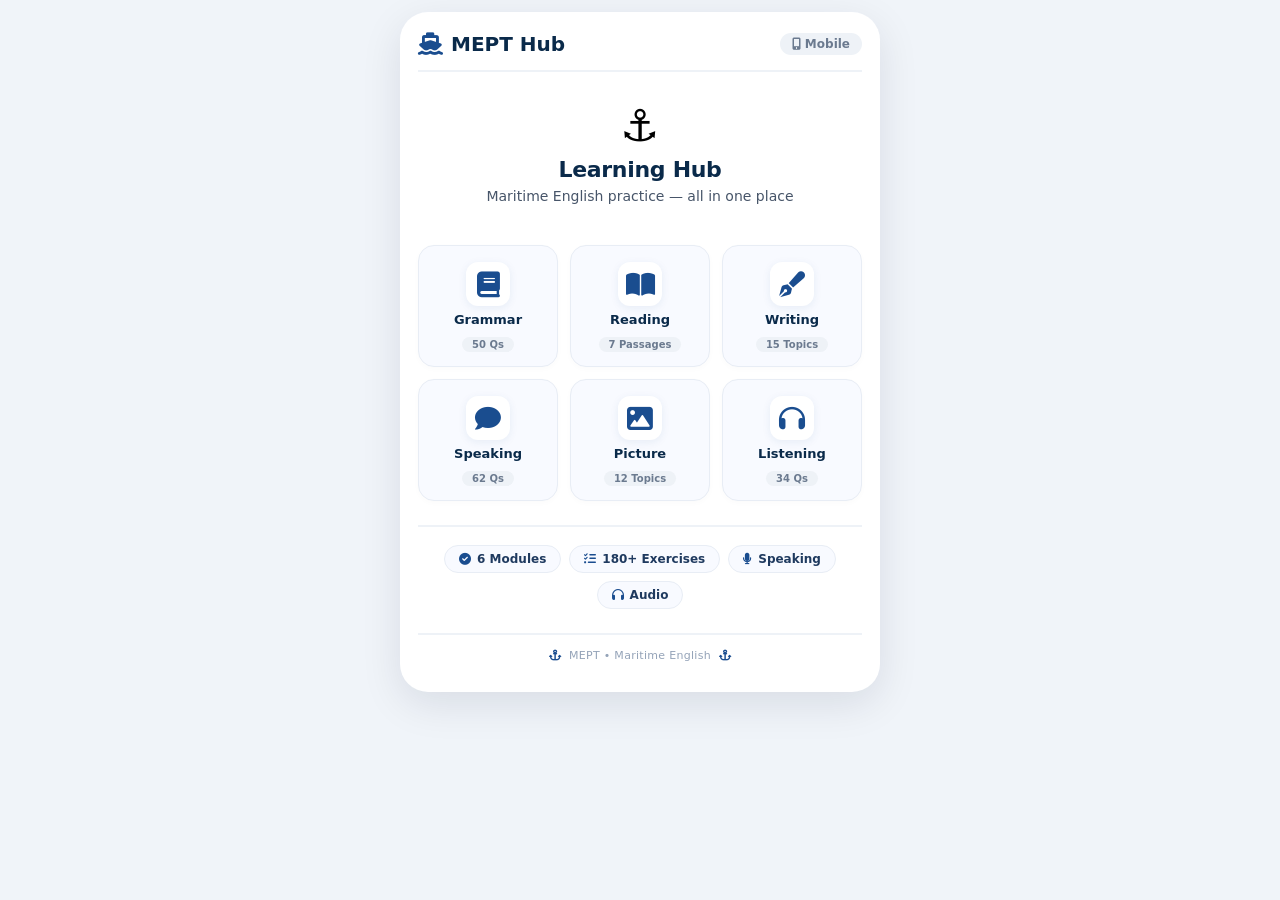
<file: learning.html>
<!DOCTYPE html>
<html lang="en">
<head>
    <meta charset="UTF-8" />
    <meta name="viewport" content="width=device-width, initial-scale=1.0, maximum-scale=1.0, user-scalable=yes" />
    <title>MEPT Learning Hub</title>
    <link rel="stylesheet" href="https://cdnjs.cloudflare.com/ajax/libs/font-awesome/6.0.0-beta3/css/all.min.css" />
    <style>
        /* ===== RESET & BASE (mobile-first) ===== */
        * {
            margin: 0;
            padding: 0;
            box-sizing: border-box;
            font-family: 'Segoe UI', system-ui, -apple-system, sans-serif;
        }

        body {
            background: #f0f4f9;
            min-height: 100vh;
            padding: 12px;
            display: flex;
            justify-content: center;
            align-items: flex-start;
        }

        .container {
            max-width: 480px;
            width: 100%;
            margin: 0 auto;
            background: #ffffff;
            border-radius: 28px;
            box-shadow: 0 12px 40px rgba(0, 20, 50, 0.10);
            padding: 20px 18px 30px;
        }

        /* ===== HEADER ===== */
        .header {
            display: flex;
            justify-content: space-between;
            align-items: center;
            border-bottom: 2px solid #eef2f7;
            padding-bottom: 14px;
            margin-bottom: 20px;
            flex-wrap: wrap;
            gap: 6px;
        }

        .header h2 {
            font-size: 20px;
            color: #0a2a4a;
            display: flex;
            align-items: center;
            gap: 8px;
        }

        .header h2 i {
            color: #1a4d8f;
            font-size: 22px;
        }

        .header span {
            font-size: 12px;
            color: #6b7a8f;
            background: #eef2f7;
            padding: 4px 12px;
            border-radius: 50px;
            font-weight: 600;
        }

        /* ===== WELCOME ===== */
        .welcome {
            text-align: center;
            padding: 8px 0 18px;
        }

        .welcome .icon-big {
            font-size: 44px;
            margin-bottom: 6px;
        }

        .welcome h1 {
            font-size: 22px;
            color: #0a2a4a;
            font-weight: 700;
            letter-spacing: -0.3px;
        }

        .welcome p {
            font-size: 14px;
            color: #475569;
            margin-top: 4px;
            line-height: 1.5;
        }

        /* ===== GRID NAV (mobile-first cards) ===== */
        .nav-grid {
            display: grid;
            grid-template-columns: 1fr 1fr 1fr;
            gap: 12px;
            margin-top: 20px;
        }

        .nav-card {
            background: #f8faff;
            border-radius: 16px;
            padding: 16px 8px 14px;
            text-align: center;
            text-decoration: none;
            color: #0a2a4a;
            border: 1px solid #e8edf5;
            transition: 0.2s ease;
            box-shadow: 0 2px 6px rgba(0,0,0,0.02);
            display: flex;
            flex-direction: column;
            align-items: center;
            gap: 6px;
        }

        .nav-card:active {
            transform: scale(0.96);
            background: #eef4ff;
        }

        .nav-card i {
            font-size: 26px;
            color: #1a4d8f;
            width: 44px;
            height: 44px;
            display: flex;
            align-items: center;
            justify-content: center;
            background: #ffffff;
            border-radius: 12px;
            box-shadow: 0 2px 8px rgba(26, 77, 143, 0.08);
        }

        .nav-card .label {
            font-size: 13px;
            font-weight: 600;
            color: #0a2a4a;
            line-height: 1.3;
        }

        .nav-card .badge {
            font-size: 10px;
            background: #eef2f7;
            color: #6b7a8f;
            padding: 2px 10px;
            border-radius: 50px;
            font-weight: 600;
            margin-top: 2px;
        }

        /* ===== STATS BAR (mobile friendly) ===== */
        .stats {
            display: flex;
            flex-wrap: wrap;
            justify-content: center;
            gap: 8px;
            margin-top: 24px;
            padding-top: 18px;
            border-top: 2px solid #eef2f7;
        }

        .stats .stat-item {
            background: #f8faff;
            padding: 6px 14px;
            border-radius: 50px;
            font-size: 12px;
            font-weight: 600;
            color: #1f3a5f;
            border: 1px solid #e8edf5;
            display: flex;
            align-items: center;
            gap: 6px;
        }

        .stats .stat-item i {
            color: #1a4d8f;
            font-size: 12px;
        }

        /* ===== FOOTER ===== */
        .footer {
            margin-top: 24px;
            padding-top: 14px;
            border-top: 2px solid #eef2f7;
            text-align: center;
            font-size: 11px;
            color: #94a3b8;
            letter-spacing: 0.3px;
        }

        .footer i {
            color: #1a4d8f;
            margin: 0 4px;
        }

        /* ===== RESPONSIVE TWEAKS ===== */
        @media (max-width: 420px) {
            .container {
                padding: 14px 12px 20px;
            }
            .nav-grid {
                gap: 10px;
            }
            .nav-card {
                padding: 12px 4px 10px;
            }
            .nav-card i {
                font-size: 22px;
                width: 38px;
                height: 38px;
            }
            .nav-card .label {
                font-size: 11px;
            }
            .header h2 {
                font-size: 17px;
            }
            .welcome h1 {
                font-size: 19px;
            }
        }

        @media (max-width: 360px) {
            .nav-grid {
                grid-template-columns: 1fr 1fr;
            }
            .stats .stat-item {
                font-size: 10px;
                padding: 4px 10px;
            }
        }

        /* ===== SCROLLBAR (optional) ===== */
        ::-webkit-scrollbar {
            width: 4px;
        }
        ::-webkit-scrollbar-track {
            background: #f0f4f9;
        }
        ::-webkit-scrollbar-thumb {
            background: #b8c9e0;
            border-radius: 10px;
        }
    </style>
</head>
<body>

    <div class="container">

        <!-- ===== HEADER ===== -->
        <div class="header">
            <h2><i class="fas fa-ship"></i> MEPT Hub</h2>
            <span><i class="fas fa-mobile-alt"></i> Mobile</span>
        </div>

        <!-- ===== WELCOME ===== -->
        <div class="welcome">
            <div class="icon-big">⚓</div>
            <h1>Learning Hub</h1>
            <p>Maritime English practice — all in one place</p>
        </div>

        <!-- ===== 6-ITEM GRID NAV ===== -->
        <div class="nav-grid">

            <!-- Grammar -->
            <a href="grammar.html" class="nav-card">
                <i class="fas fa-book"></i>
                <span class="label">Grammar</span>
                <span class="badge">50 Qs</span>
            </a>

            <!-- Reading -->
            <a href="reading.html" class="nav-card">
                <i class="fas fa-book-open"></i>
                <span class="label">Reading</span>
                <span class="badge">7 Passages</span>
            </a>

            <!-- Writing -->
            <a href="writing.html" class="nav-card">
                <i class="fas fa-pen-fancy"></i>
                <span class="label">Writing</span>
                <span class="badge">15 Topics</span>
            </a>

            <!-- Speaking -->
            <a href="speaking.html" class="nav-card">
                <i class="fas fa-comment"></i>
                <span class="label">Speaking</span>
                <span class="badge">62 Qs</span>
            </a>

            <!-- Picture Speaking -->
            <a href="picturespeaking.html" class="nav-card">
                <i class="fas fa-image"></i>
                <span class="label">Picture</span>
                <span class="badge">12 Topics</span>
            </a>

            <!-- Listening -->
            <a href="listening.html" class="nav-card">
                <i class="fas fa-headphones"></i>
                <span class="label">Listening</span>
                <span class="badge">34 Qs</span>
            </a>

        </div>

        <!-- ===== STATS BAR ===== -->
        <div class="stats">
            <span class="stat-item"><i class="fas fa-check-circle"></i> 6 Modules</span>
            <span class="stat-item"><i class="fas fa-tasks"></i> 180+ Exercises</span>
            <span class="stat-item"><i class="fas fa-microphone"></i> Speaking</span>
            <span class="stat-item"><i class="fas fa-headphones"></i> Audio</span>
        </div>

        <!-- ===== FOOTER ===== -->
        <div class="footer">
            <i class="fas fa-anchor"></i> MEPT &bull; Maritime English <i class="fas fa-anchor"></i>
        </div>

    </div>

    <script>
        // Simple active highlight based on current page
        document.addEventListener('DOMContentLoaded', function() {
            const current = window.location.pathname.split('/').pop() || 'index.html';
            const cards = document.querySelectorAll('.nav-card');
            cards.forEach(card => {
                const href = card.getAttribute('href');
                if (href === current) {
                    card.style.background = '#e0ebff';
                    card.style.borderColor = '#1a4d8f';
                    card.style.boxShadow = '0 4px 12px rgba(26,77,143,0.15)';
                }
            });
        });
    </script>

</body>
</html>
</file>
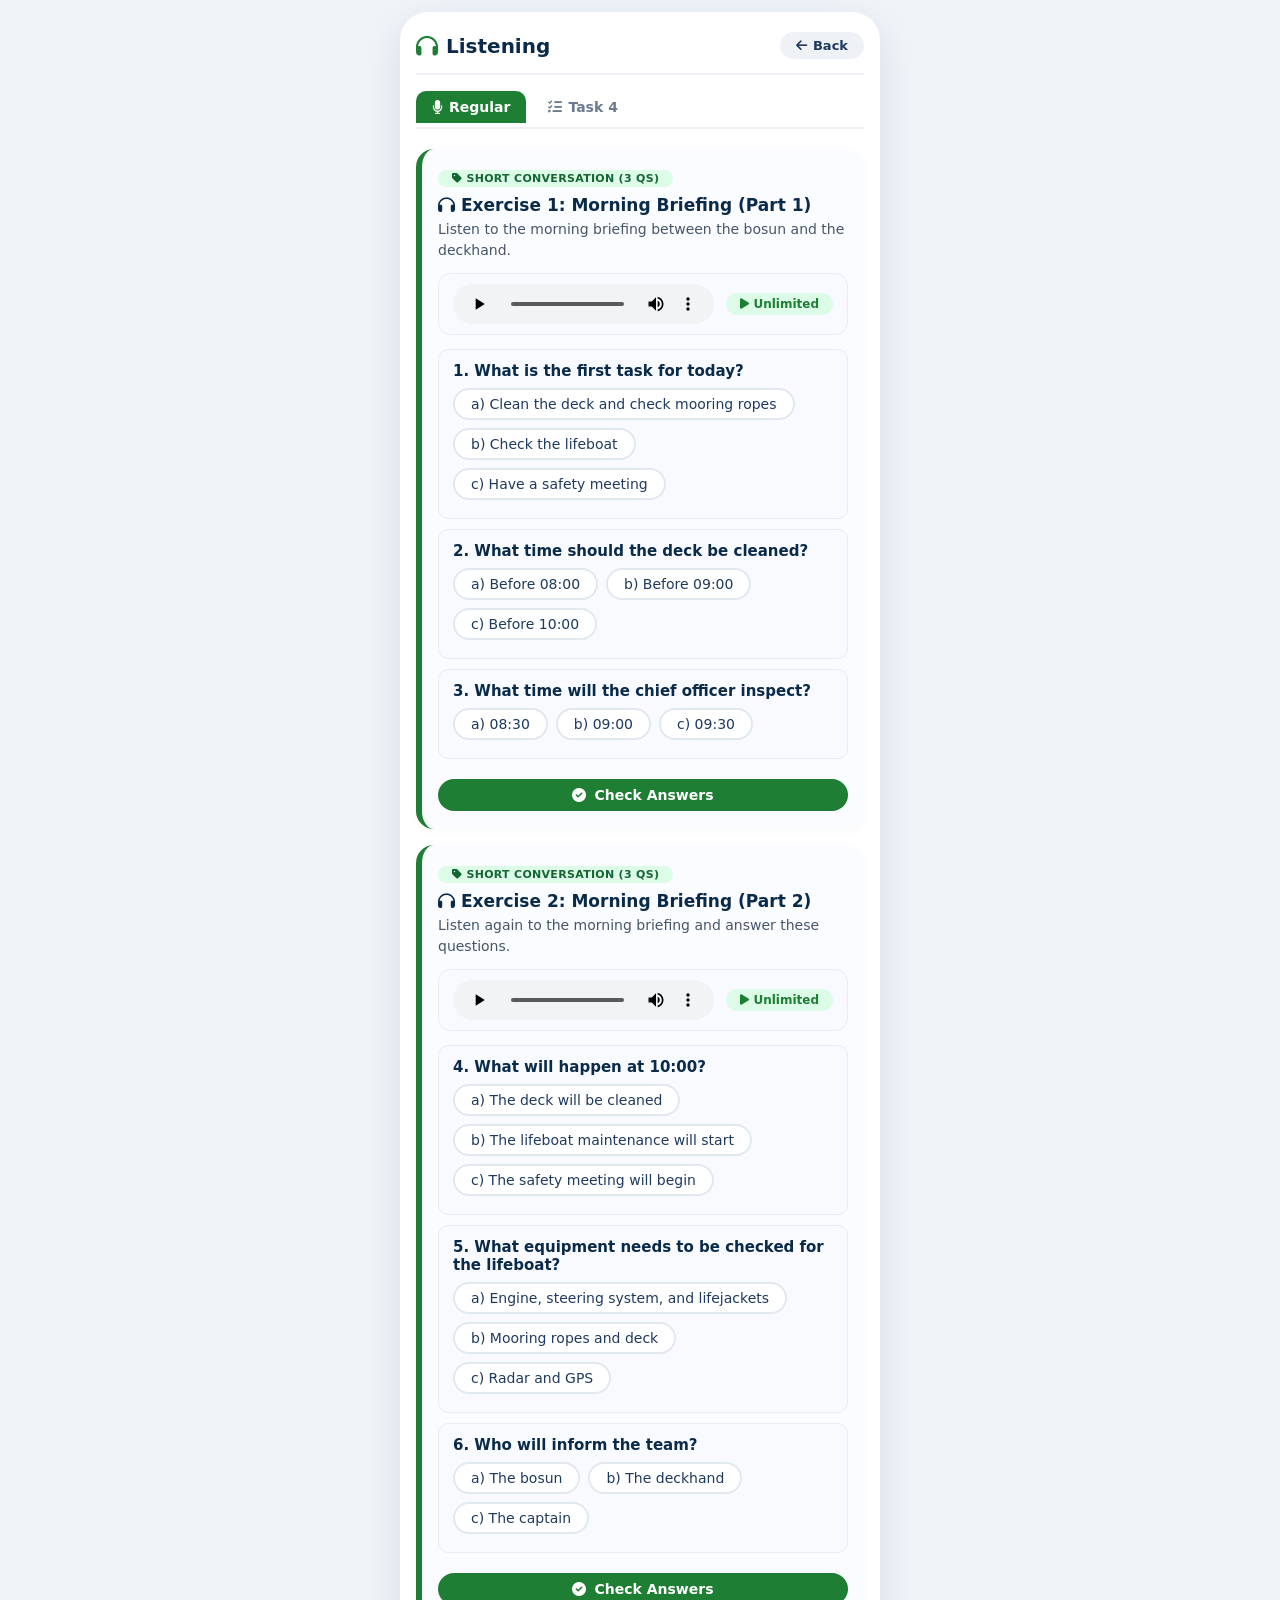
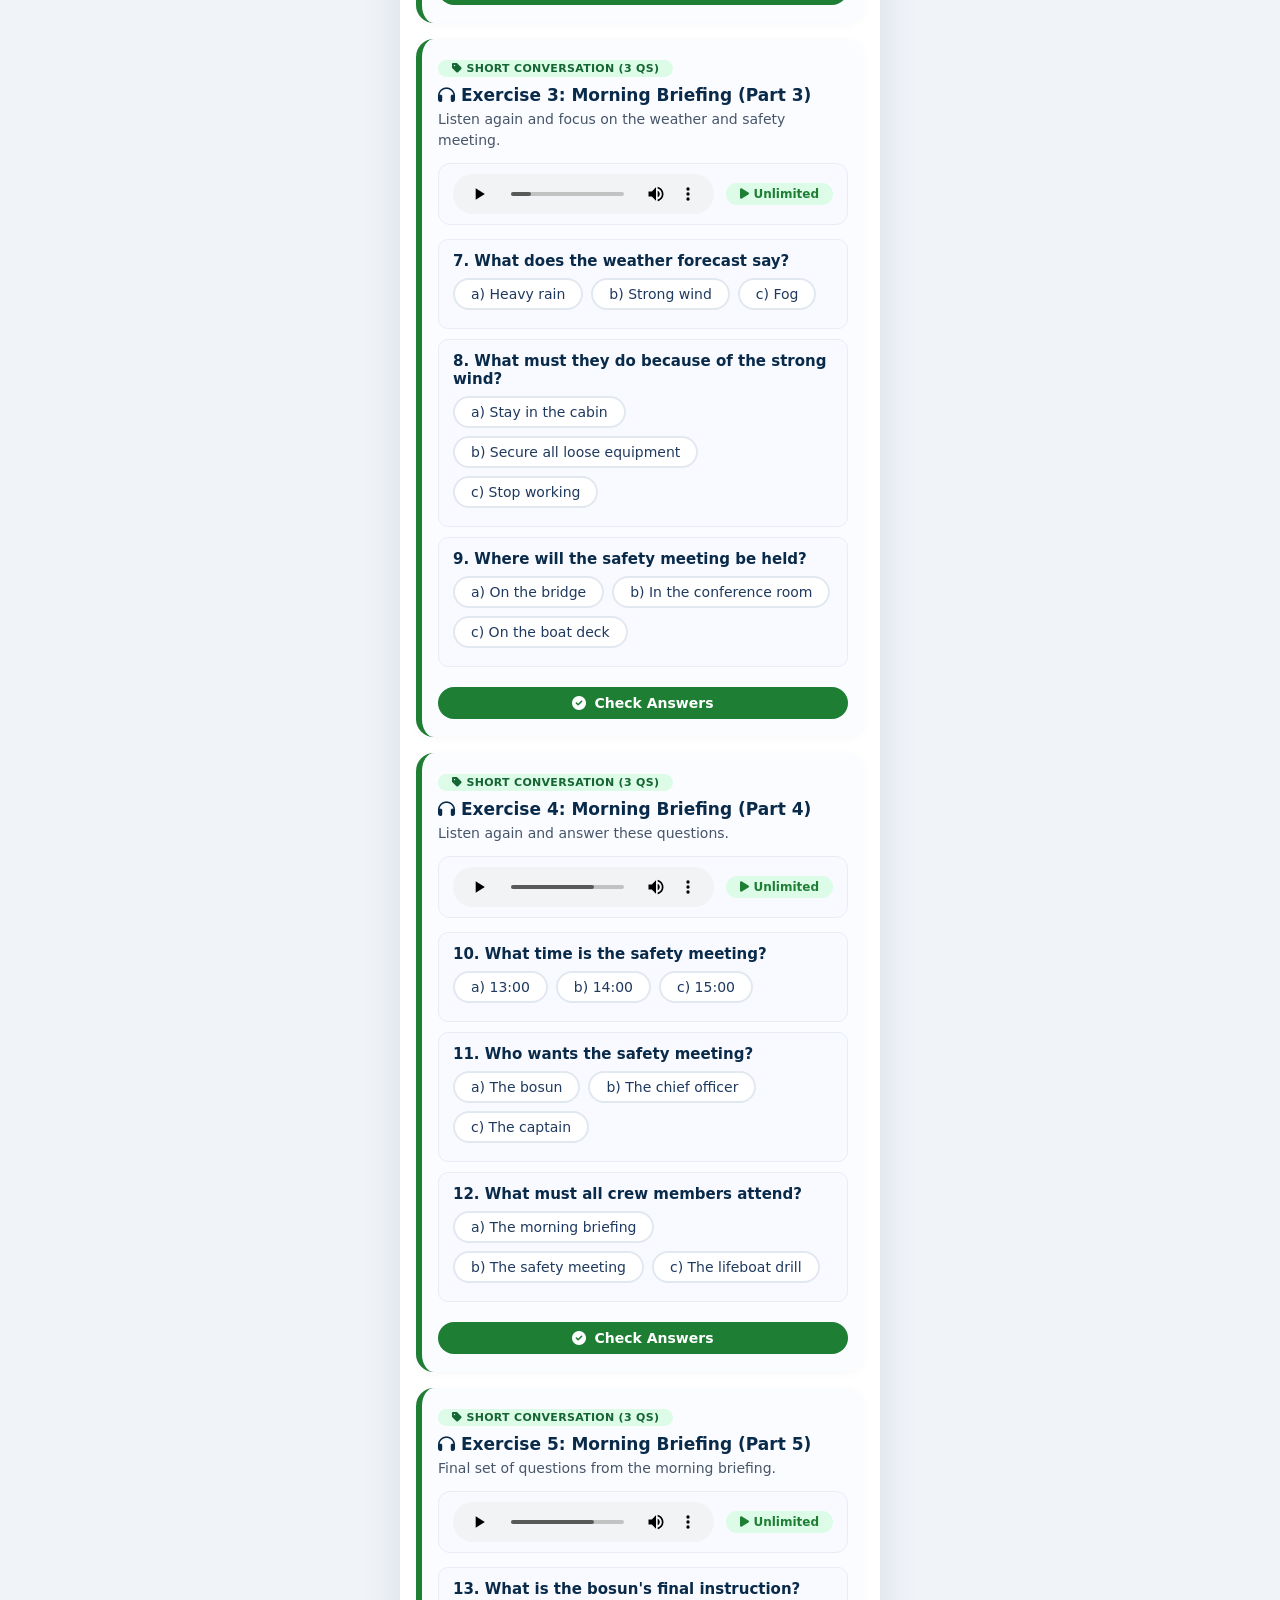
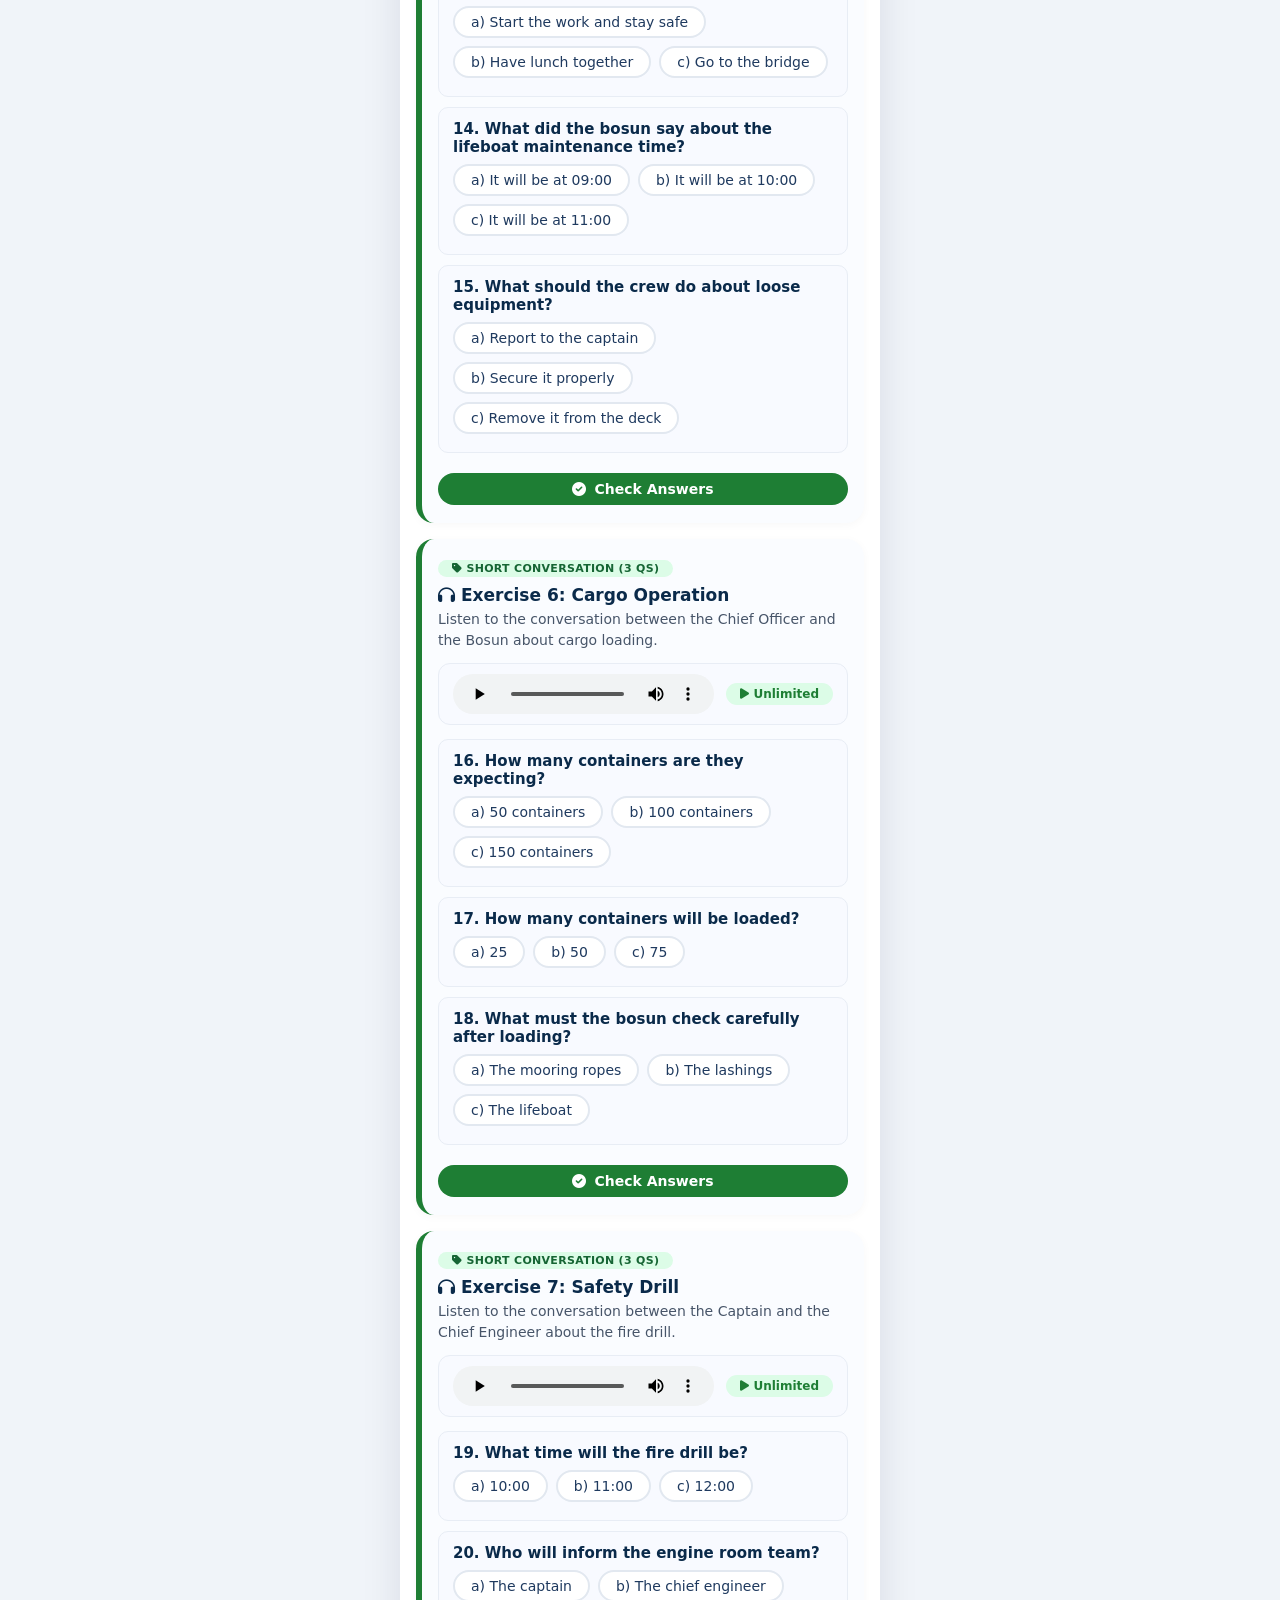
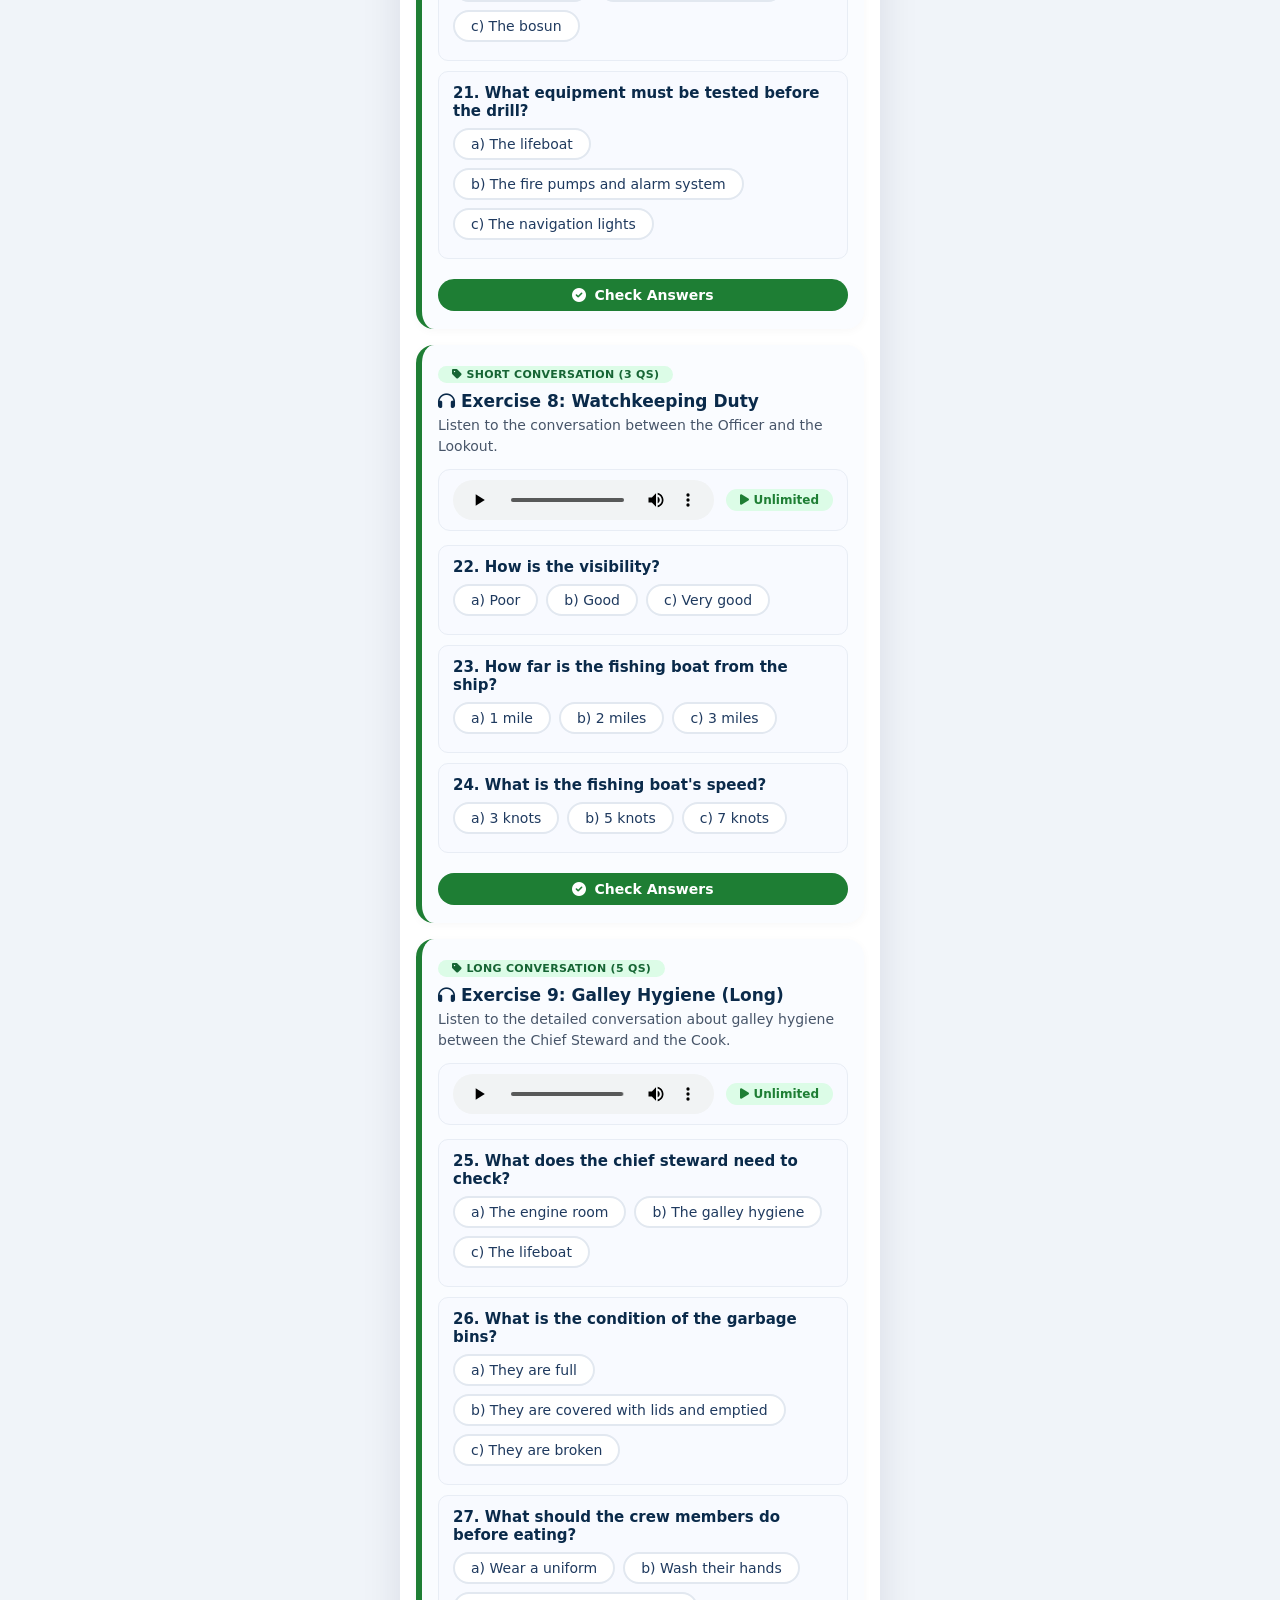
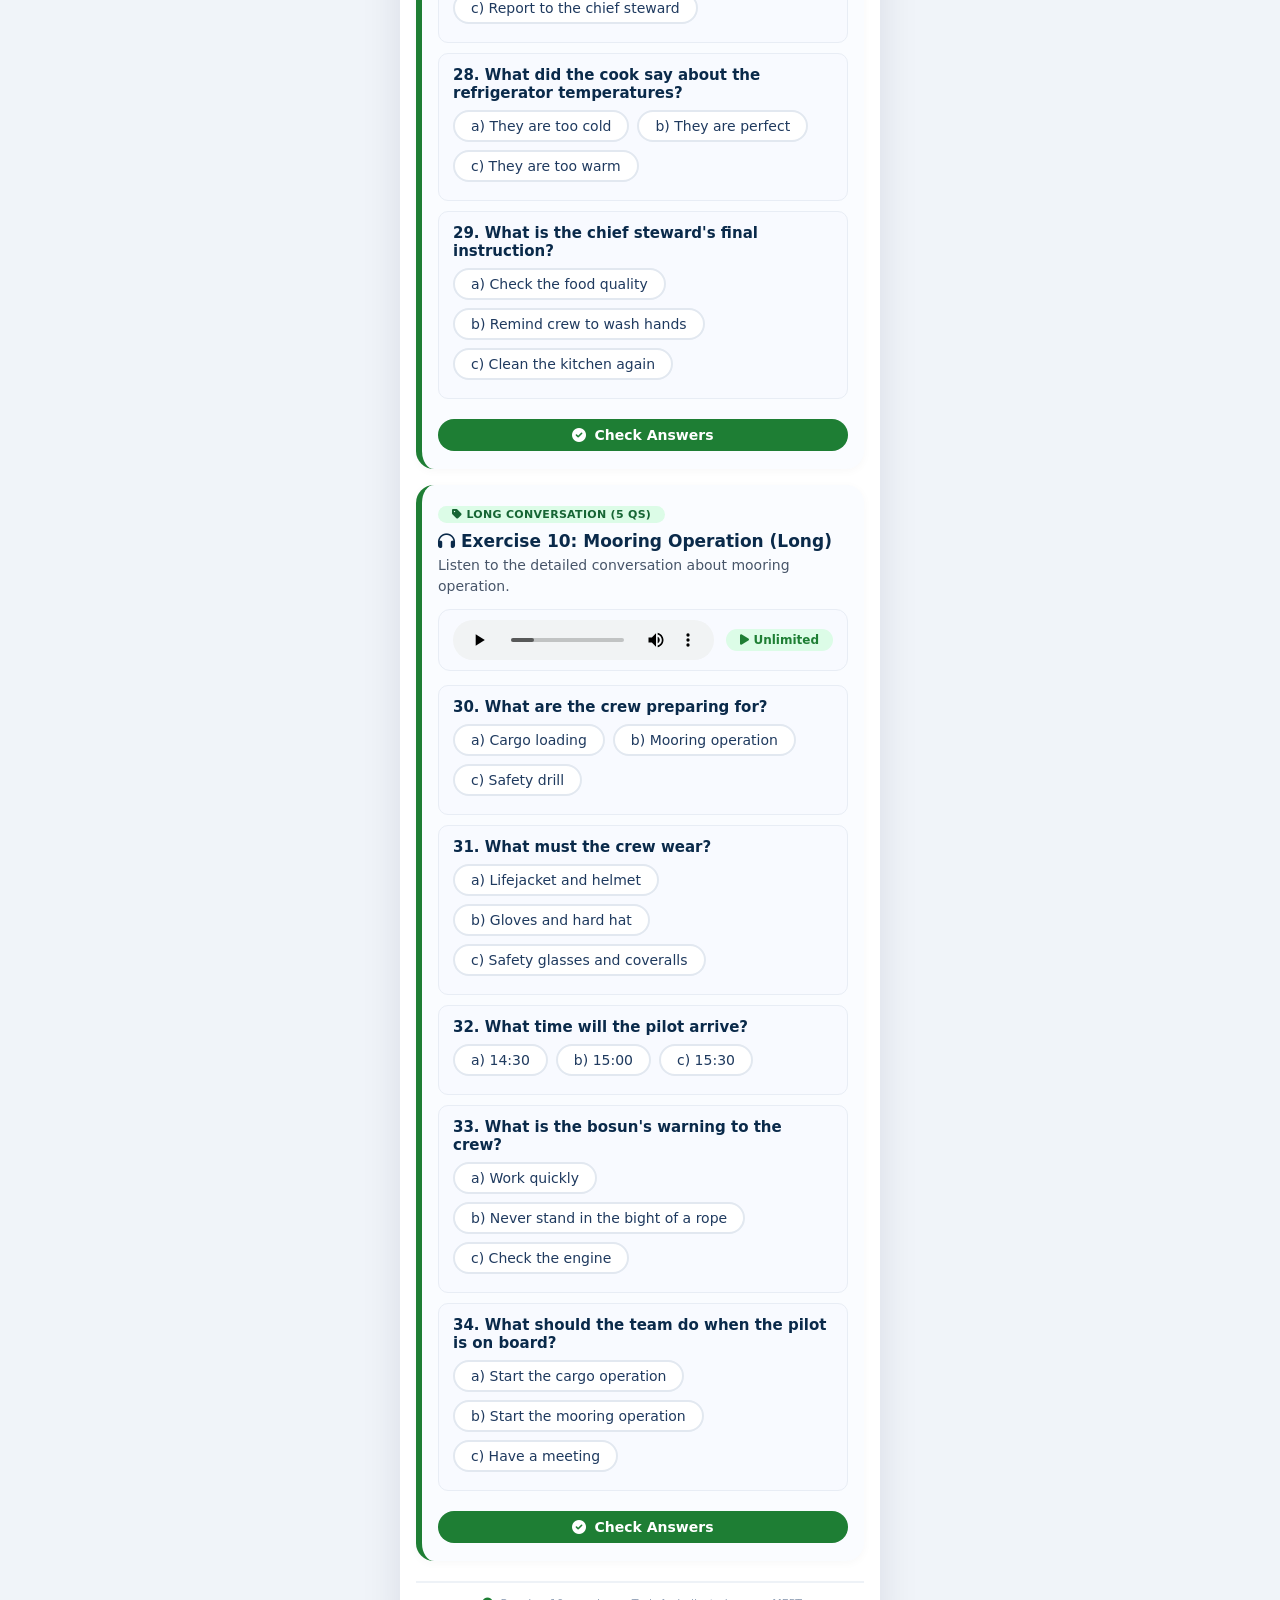
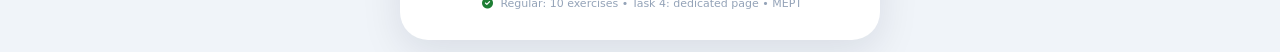
<file: listening.html>
<!DOCTYPE html>
<html lang="en">
<head>
    <meta charset="UTF-8" />
    <meta name="viewport" content="width=device-width, initial-scale=1.0, maximum-scale=1.0, user-scalable=yes" />
    <title>Listening – MEPT Learning</title>
    <link rel="stylesheet" href="https://cdnjs.cloudflare.com/ajax/libs/font-awesome/6.0.0-beta3/css/all.min.css" />
    <style>
        /* ===== RESET & BASE (mobile-first) ===== */
        * {
            margin: 0;
            padding: 0;
            box-sizing: border-box;
            font-family: 'Segoe UI', system-ui, -apple-system, sans-serif;
        }

        body {
            background: #f0f4f9;
            min-height: 100vh;
            padding: 12px;
            display: flex;
            justify-content: center;
            align-items: flex-start;
        }

        .container {
            max-width: 480px;
            width: 100%;
            margin: 0 auto;
            background: #ffffff;
            border-radius: 28px;
            box-shadow: 0 12px 40px rgba(0, 20, 50, 0.10);
            padding: 20px 16px 30px;
        }

        /* ===== HEADER ===== */
        .header {
            display: flex;
            justify-content: space-between;
            align-items: center;
            border-bottom: 2px solid #eef2f7;
            padding-bottom: 14px;
            margin-bottom: 16px;
            flex-wrap: wrap;
            gap: 6px;
        }

        .header h2 {
            font-size: 20px;
            color: #0a2a4a;
            display: flex;
            align-items: center;
            gap: 8px;
        }

        .header h2 i {
            color: #1e7e34;
            font-size: 22px;
        }

        .btn-back {
            background: #eef2f7;
            border: none;
            padding: 6px 16px;
            border-radius: 50px;
            font-weight: 600;
            font-size: 13px;
            color: #1f3a5f;
            cursor: pointer;
            transition: 0.2s;
            display: flex;
            align-items: center;
            gap: 6px;
            text-decoration: none;
        }

        .btn-back:hover {
            background: #dce3ed;
        }
        .btn-back:active {
            transform: scale(0.96);
        }

        /* ===== SUB TABS ===== */
        .sub-tabs {
            display: flex;
            gap: 6px;
            margin-bottom: 20px;
            border-bottom: 2px solid #eef2f7;
            padding-bottom: 4px;
        }

        .sub-tab-btn {
            padding: 8px 16px;
            border: none;
            background: transparent;
            font-weight: 600;
            font-size: 14px;
            color: #6b7a8f;
            cursor: pointer;
            border-radius: 10px 10px 0 0;
            transition: 0.2s;
            display: flex;
            align-items: center;
            gap: 6px;
            text-decoration: none;
        }

        .sub-tab-btn:active {
            transform: scale(0.96);
        }

        .sub-tab-btn.active {
            background: #1e7e34;
            color: #fff;
            border-radius: 10px 10px 0 0;
        }

        .sub-tab-btn:hover:not(.active) {
            background: #f0f4f9;
            color: #1a4d8f;
        }

        .sub-tab-btn i {
            font-size: 14px;
        }

        .sub-content {
            display: none;
            animation: fadeIn 0.25s ease;
        }

        .sub-content.active {
            display: block;
        }

        @keyframes fadeIn {
            from { opacity: 0; transform: translateY(8px); }
            to { opacity: 1; transform: translateY(0); }
        }

        /* ===== LISTENING CARD ===== */
        .listening-card {
            background: #fafcff;
            border-radius: 18px;
            padding: 18px 16px;
            margin-bottom: 16px;
            border-left: 6px solid #1e7e34;
            box-shadow: 0 2px 10px rgba(0, 0, 0, 0.03);
        }

        .listening-tag {
            display: inline-block;
            background: #dcfce7;
            color: #166534;
            padding: 2px 14px;
            border-radius: 50px;
            font-size: 11px;
            font-weight: 700;
            margin-bottom: 8px;
            text-transform: uppercase;
            letter-spacing: 0.3px;
        }

        .listening-card h3 {
            font-size: 17px;
            color: #0a2a4a;
            margin-bottom: 4px;
        }

        .listening-card .desc {
            font-size: 14px;
            color: #475569;
            margin-bottom: 12px;
            line-height: 1.5;
        }

        /* ===== AUDIO PLAYER ===== */
        .audio-player-wrapper {
            display: flex;
            align-items: center;
            gap: 12px;
            flex-wrap: wrap;
            background: #f8faff;
            padding: 10px 14px;
            border-radius: 12px;
            margin-bottom: 14px;
            border: 1px solid #e8edf5;
        }

        .audio-player-wrapper audio {
            flex: 1;
            min-width: 160px;
            height: 40px;
            width: 100%;
        }

        .play-badge {
            font-size: 12px;
            font-weight: 600;
            color: #1e7e34;
            background: #dcfce7;
            padding: 4px 14px;
            border-radius: 50px;
            white-space: nowrap;
        }

        /* ===== QUESTIONS ===== */
        .listening-question-item {
            background: #f8faff;
            padding: 12px 14px;
            border-radius: 10px;
            margin-bottom: 10px;
            border: 1px solid #e8edf5;
        }

        .listening-question-item .q-text {
            font-weight: 600;
            font-size: 15px;
            color: #0a2a4a;
            margin-bottom: 8px;
        }

        .listening-options {
            display: flex;
            flex-wrap: wrap;
            gap: 8px;
        }

        .listening-options .opt {
            padding: 6px 16px;
            background: #fff;
            border: 2px solid #e2e8f0;
            border-radius: 20px;
            font-size: 14px;
            cursor: pointer;
            transition: 0.2s;
            color: #1f3a5f;
            touch-action: manipulation;
            user-select: none;
        }

        .listening-options .opt:active {
            transform: scale(0.95);
        }

        .listening-options .opt.selected {
            border-color: #1a4d8f;
            background: #dbeafe;
        }

        .listening-options .opt.correct-show {
            border-color: #16a34a;
            background: #dcfce7;
        }

        .listening-options .opt.wrong-show {
            border-color: #dc2626;
            background: #fee2e2;
        }

        .feedback {
            font-size: 13px;
            margin-top: 6px;
            font-weight: 500;
        }

        /* ===== CHECK BUTTON ===== */
        .check-answers-btn {
            background: #1e7e34;
            border: none;
            color: #fff;
            padding: 8px 22px;
            border-radius: 50px;
            font-weight: 600;
            font-size: 14px;
            cursor: pointer;
            transition: 0.2s;
            margin-top: 10px;
            display: inline-flex;
            align-items: center;
            gap: 8px;
            width: 100%;
            justify-content: center;
        }

        .check-answers-btn:active {
            background: #146b2a;
            transform: scale(0.97);
        }

        .check-answers-btn:disabled {
            background: #a0b3cc;
            cursor: not-allowed;
        }

        /* ===== TASK 4 CARD (info card) ===== */
        .task4-card {
            background: #f0fdf4;
            border-radius: 18px;
            padding: 24px 20px;
            text-align: center;
            border: 2px dashed #1e7e34;
            margin-top: 10px;
        }

        .task4-card .icon-big {
            font-size: 48px;
            color: #1e7e34;
            margin-bottom: 12px;
        }

        .task4-card h3 {
            font-size: 20px;
            color: #0a2a4a;
            margin-bottom: 8px;
        }

        .task4-card p {
            font-size: 14px;
            color: #475569;
            line-height: 1.7;
            margin-bottom: 18px;
        }

        .task4-btn {
            background: #1e7e34;
            color: #fff;
            border: none;
            padding: 12px 32px;
            border-radius: 50px;
            font-weight: 700;
            font-size: 16px;
            cursor: pointer;
            transition: 0.2s;
            display: inline-flex;
            align-items: center;
            gap: 10px;
            text-decoration: none;
        }

        .task4-btn:active {
            background: #146b2a;
            transform: scale(0.96);
        }

        /* ===== FOOTER ===== */
        .footer {
            margin-top: 20px;
            padding-top: 14px;
            border-top: 2px solid #eef2f7;
            text-align: center;
            font-size: 11px;
            color: #94a3b8;
        }

        .footer i {
            color: #1e7e34;
            margin: 0 4px;
        }

        /* ===== RESPONSIVE ===== */
        @media (max-width: 420px) {
            .container {
                padding: 14px 12px 20px;
            }
            .listening-card {
                padding: 14px 12px;
            }
            .listening-card h3 {
                font-size: 15px;
            }
            .listening-question-item .q-text {
                font-size: 14px;
            }
            .listening-options .opt {
                font-size: 13px;
                padding: 5px 14px;
            }
            .header h2 {
                font-size: 17px;
            }
            .btn-back {
                font-size: 12px;
                padding: 5px 12px;
            }
            .audio-player-wrapper audio {
                min-width: 120px;
            }
            .sub-tab-btn {
                font-size: 13px;
                padding: 6px 12px;
            }
            .task4-card {
                padding: 18px 14px;
            }
            .task4-btn {
                font-size: 14px;
                padding: 10px 24px;
            }
        }

        @media (max-width: 360px) {
            .listening-options .opt {
                font-size: 12px;
                padding: 4px 12px;
            }
            .sub-tab-btn {
                font-size: 12px;
                padding: 5px 10px;
            }
        }
    </style>
</head>
<body>

    <div class="container">

        <!-- ===== HEADER ===== -->
        <div class="header">
            <h2><i class="fas fa-headphones"></i> Listening</h2>
            <a href="learning.html" class="btn-back"><i class="fas fa-arrow-left"></i> Back</a>
        </div>

        <!-- ===== SUB TABS ===== -->
        <div class="sub-tabs">
            <button class="sub-tab-btn active" data-tab="regular">
                <i class="fas fa-microphone"></i> Regular
            </button>
            <a href="listeningtask4.html" class="sub-tab-btn">
                <i class="fas fa-tasks"></i> Task 4
            </a>
        </div>

        <!-- ===== REGULAR CONTENT ===== -->
        <div id="regularContent" class="sub-content active">
            <div id="listeningList"></div>
        </div>

        <!-- ===== TASK 4 CONTENT (info + link) ===== -->
        <div id="task4Content" class="sub-content">
            <div class="task4-card">
                <div class="icon-big">📋</div>
                <h3>Task 4 Listening</h3>
                <p>
                    This section contains dedicated Task 4 listening exercises.
                    These are longer conversations with more detailed questions to test your comprehension.
                </p>
                <a href="listeningtask4.html" class="task4-btn">
                    <i class="fas fa-arrow-right"></i> Go to Task 4
                </a>
            </div>
        </div>

        <!-- ===== FOOTER ===== -->
        <div class="footer">
            <i class="fas fa-check-circle"></i> Regular: 10 exercises &bull; Task 4: dedicated page &bull; MEPT
        </div>

    </div>

    <script>
        // ============================================================
        // TAB TOGGLE (Regular vs Task 4)
        // ============================================================
        document.addEventListener('DOMContentLoaded', function() {
            const subTabs = document.querySelectorAll('.sub-tab-btn');
            const contents = {
                regular: document.getElementById('regularContent'),
                task4: document.getElementById('task4Content')
            };

            // Handle click on regular tab (the anchor tag handles itself)
            subTabs.forEach(tab => {
                if (tab.tagName === 'BUTTON') {
                    tab.addEventListener('click', function(e) {
                        e.preventDefault();
                        // Remove active from all tabs
                        subTabs.forEach(t => t.classList.remove('active'));
                        this.classList.add('active');

                        // Show regular content, hide task4
                        contents.regular.classList.add('active');
                        contents.task4.classList.remove('active');
                    });
                }
            });

            // If the user clicks the Task 4 link, it navigates away, so we don't need to handle it here.
            // But if they somehow land here, the tab state is managed by the anchor default behavior.
            // We'll just ensure regular is active by default (which it is).
        });

        // ============================================================
        // LISTENING DATA (10 exercises – same as before)
        // ============================================================
        const LISTENING_DATA = [{
            id: 1,
            type: "short",
            title: "Exercise 1: Morning Briefing (Part 1)",
            audioUrl: "listening_ex1_5.mp3",
            description: "Listen to the morning briefing between the bosun and the deckhand.",
            questions: [{
                id: 1,
                question: "1. What is the first task for today?",
                options: ["a) Clean the deck and check mooring ropes", "b) Check the lifeboat", "c) Have a safety meeting"],
                correct: "a) Clean the deck and check mooring ropes"
            }, {
                id: 2,
                question: "2. What time should the deck be cleaned?",
                options: ["a) Before 08:00", "b) Before 09:00", "c) Before 10:00"],
                correct: "b) Before 09:00"
            }, {
                id: 3,
                question: "3. What time will the chief officer inspect?",
                options: ["a) 08:30", "b) 09:00", "c) 09:30"],
                correct: "c) 09:30"
            }]
        }, {
            id: 2,
            type: "short",
            title: "Exercise 2: Morning Briefing (Part 2)",
            audioUrl: "listening_ex1_5.mp3",
            description: "Listen again to the morning briefing and answer these questions.",
            questions: [{
                id: 4,
                question: "4. What will happen at 10:00?",
                options: ["a) The deck will be cleaned", "b) The lifeboat maintenance will start", "c) The safety meeting will begin"],
                correct: "b) The lifeboat maintenance will start"
            }, {
                id: 5,
                question: "5. What equipment needs to be checked for the lifeboat?",
                options: ["a) Engine, steering system, and lifejackets", "b) Mooring ropes and deck", "c) Radar and GPS"],
                correct: "a) Engine, steering system, and lifejackets"
            }, {
                id: 6,
                question: "6. Who will inform the team?",
                options: ["a) The bosun", "b) The deckhand", "c) The captain"],
                correct: "b) The deckhand"
            }]
        }, {
            id: 3,
            type: "short",
            title: "Exercise 3: Morning Briefing (Part 3)",
            audioUrl: "listening_ex1_5.mp3",
            description: "Listen again and focus on the weather and safety meeting.",
            questions: [{
                id: 7,
                question: "7. What does the weather forecast say?",
                options: ["a) Heavy rain", "b) Strong wind", "c) Fog"],
                correct: "b) Strong wind"
            }, {
                id: 8,
                question: "8. What must they do because of the strong wind?",
                options: ["a) Stay in the cabin", "b) Secure all loose equipment", "c) Stop working"],
                correct: "b) Secure all loose equipment"
            }, {
                id: 9,
                question: "9. Where will the safety meeting be held?",
                options: ["a) On the bridge", "b) In the conference room", "c) On the boat deck"],
                correct: "b) In the conference room"
            }]
        }, {
            id: 4,
            type: "short",
            title: "Exercise 4: Morning Briefing (Part 4)",
            audioUrl: "listening_ex1_5.mp3",
            description: "Listen again and answer these questions.",
            questions: [{
                id: 10,
                question: "10. What time is the safety meeting?",
                options: ["a) 13:00", "b) 14:00", "c) 15:00"],
                correct: "b) 14:00"
            }, {
                id: 11,
                question: "11. Who wants the safety meeting?",
                options: ["a) The bosun", "b) The chief officer", "c) The captain"],
                correct: "c) The captain"
            }, {
                id: 12,
                question: "12. What must all crew members attend?",
                options: ["a) The morning briefing", "b) The safety meeting", "c) The lifeboat drill"],
                correct: "b) The safety meeting"
            }]
        }, {
            id: 5,
            type: "short",
            title: "Exercise 5: Morning Briefing (Part 5)",
            audioUrl: "listening_ex1_5.mp3",
            description: "Final set of questions from the morning briefing.",
            questions: [{
                id: 13,
                question: "13. What is the bosun's final instruction?",
                options: ["a) Start the work and stay safe", "b) Have lunch together", "c) Go to the bridge"],
                correct: "a) Start the work and stay safe"
            }, {
                id: 14,
                question: "14. What did the bosun say about the lifeboat maintenance time?",
                options: ["a) It will be at 09:00", "b) It will be at 10:00", "c) It will be at 11:00"],
                correct: "b) It will be at 10:00"
            }, {
                id: 15,
                question: "15. What should the crew do about loose equipment?",
                options: ["a) Report to the captain", "b) Secure it properly", "c) Remove it from the deck"],
                correct: "b) Secure it properly"
            }]
        }, {
            id: 6,
            type: "short",
            title: "Exercise 6: Cargo Operation",
            audioUrl: "listening_ex6.mp3",
            description: "Listen to the conversation between the Chief Officer and the Bosun about cargo loading.",
            questions: [{
                id: 16,
                question: "16. How many containers are they expecting?",
                options: ["a) 50 containers", "b) 100 containers", "c) 150 containers"],
                correct: "b) 100 containers"
            }, {
                id: 17,
                question: "17. How many containers will be loaded?",
                options: ["a) 25", "b) 50", "c) 75"],
                correct: "b) 50"
            }, {
                id: 18,
                question: "18. What must the bosun check carefully after loading?",
                options: ["a) The mooring ropes", "b) The lashings", "c) The lifeboat"],
                correct: "b) The lashings"
            }]
        }, {
            id: 7,
            type: "short",
            title: "Exercise 7: Safety Drill",
            audioUrl: "listening_ex7.mp3",
            description: "Listen to the conversation between the Captain and the Chief Engineer about the fire drill.",
            questions: [{
                id: 19,
                question: "19. What time will the fire drill be?",
                options: ["a) 10:00", "b) 11:00", "c) 12:00"],
                correct: "b) 11:00"
            }, {
                id: 20,
                question: "20. Who will inform the engine room team?",
                options: ["a) The captain", "b) The chief engineer", "c) The bosun"],
                correct: "b) The chief engineer"
            }, {
                id: 21,
                question: "21. What equipment must be tested before the drill?",
                options: ["a) The lifeboat", "b) The fire pumps and alarm system", "c) The navigation lights"],
                correct: "b) The fire pumps and alarm system"
            }]
        }, {
            id: 8,
            type: "short",
            title: "Exercise 8: Watchkeeping Duty",
            audioUrl: "listening_ex8.mp3",
            description: "Listen to the conversation between the Officer and the Lookout.",
            questions: [{
                id: 22,
                question: "22. How is the visibility?",
                options: ["a) Poor", "b) Good", "c) Very good"],
                correct: "b) Good"
            }, {
                id: 23,
                question: "23. How far is the fishing boat from the ship?",
                options: ["a) 1 mile", "b) 2 miles", "c) 3 miles"],
                correct: "c) 3 miles"
            }, {
                id: 24,
                question: "24. What is the fishing boat's speed?",
                options: ["a) 3 knots", "b) 5 knots", "c) 7 knots"],
                correct: "b) 5 knots"
            }]
        }, {
            id: 9,
            type: "long",
            title: "Exercise 9: Galley Hygiene (Long)",
            audioUrl: "listening_ex9.mp3",
            description: "Listen to the detailed conversation about galley hygiene between the Chief Steward and the Cook.",
            questions: [{
                id: 25,
                question: "25. What does the chief steward need to check?",
                options: ["a) The engine room", "b) The galley hygiene", "c) The lifeboat"],
                correct: "b) The galley hygiene"
            }, {
                id: 26,
                question: "26. What is the condition of the garbage bins?",
                options: ["a) They are full", "b) They are covered with lids and emptied", "c) They are broken"],
                correct: "b) They are covered with lids and emptied"
            }, {
                id: 27,
                question: "27. What should the crew members do before eating?",
                options: ["a) Wear a uniform", "b) Wash their hands", "c) Report to the chief steward"],
                correct: "b) Wash their hands"
            }, {
                id: 28,
                question: "28. What did the cook say about the refrigerator temperatures?",
                options: ["a) They are too cold", "b) They are perfect", "c) They are too warm"],
                correct: "b) They are perfect"
            }, {
                id: 29,
                question: "29. What is the chief steward's final instruction?",
                options: ["a) Check the food quality", "b) Remind crew to wash hands", "c) Clean the kitchen again"],
                correct: "b) Remind crew to wash hands"
            }]
        }, {
            id: 10,
            type: "long",
            title: "Exercise 10: Mooring Operation (Long)",
            audioUrl: "listening_ex10.mp3",
            description: "Listen to the detailed conversation about mooring operation.",
            questions: [{
                id: 30,
                question: "30. What are the crew preparing for?",
                options: ["a) Cargo loading", "b) Mooring operation", "c) Safety drill"],
                correct: "b) Mooring operation"
            }, {
                id: 31,
                question: "31. What must the crew wear?",
                options: ["a) Lifejacket and helmet", "b) Gloves and hard hat", "c) Safety glasses and coveralls"],
                correct: "b) Gloves and hard hat"
            }, {
                id: 32,
                question: "32. What time will the pilot arrive?",
                options: ["a) 14:30", "b) 15:00", "c) 15:30"],
                correct: "c) 15:30"
            }, {
                id: 33,
                question: "33. What is the bosun's warning to the crew?",
                options: ["a) Work quickly", "b) Never stand in the bight of a rope", "c) Check the engine"],
                correct: "b) Never stand in the bight of a rope"
            }, {
                id: 34,
                question: "34. What should the team do when the pilot is on board?",
                options: ["a) Start the cargo operation", "b) Start the mooring operation", "c) Have a meeting"],
                correct: "b) Start the mooring operation"
            }]
        }];

        // ============================================================
        // STATE: selected answers per exercise
        // ============================================================
        const selectedAnswers = {};

        // ============================================================
        // RENDER
        // ============================================================
        function renderListening() {
            const container = document.getElementById('listeningList');
            if (!container) return;

            container.innerHTML = LISTENING_DATA.map(ex => {
                const typeLabel = ex.type === 'short' ? 'Short Conversation (3 Qs)' : 'Long Conversation (5 Qs)';
                return `
                    <div class="listening-card" data-exercise="${ex.id}">
                        <span class="listening-tag"><i class="fas fa-tag"></i> ${typeLabel}</span>
                        <h3><i class="fas fa-headphones"></i> ${ex.title}</h3>
                        <div class="desc">${ex.description}</div>

                        <div class="audio-player-wrapper">
                            <audio id="audio_${ex.id}" src="${ex.audioUrl}" controls preload="metadata"></audio>
                            <span class="play-badge"><i class="fas fa-play"></i> Unlimited</span>
                        </div>

                        <div class="listening-questions" id="questions_${ex.id}">
                            ${ex.questions.map((q, idx) => `
                                <div class="listening-question-item" id="q_${ex.id}_${q.id}">
                                    <div class="q-text">${q.question}</div>
                                    <div class="listening-options" data-ex="${ex.id}" data-qid="${q.id}">
                                        ${q.options.map(opt => `
                                            <span class="opt" data-opt="${opt}" onclick="selectOption(${ex.id}, ${q.id}, '${opt}')">
                                                ${opt}
                                            </span>
                                        `).join('')}
                                    </div>
                                    <div class="feedback" id="feedback_${ex.id}_${q.id}"></div>
                                </div>
                            `).join('')}
                        </div>

                        <button class="check-answers-btn" id="checkBtn_${ex.id}" onclick="checkAnswers(${ex.id})">
                            <i class="fas fa-check-circle"></i> Check Answers
                        </button>
                    </div>
                `;
            }).join('');

            // Initialize selected answers state
            LISTENING_DATA.forEach(ex => {
                selectedAnswers[ex.id] = {};
                ex.questions.forEach(q => {
                    selectedAnswers[ex.id][q.id] = null;
                });
            });
        }

        // ============================================================
        // SELECT OPTION
        // ============================================================
        function selectOption(exId, qId, optText) {
            const container = document.querySelector(`#q_${exId}_${qId}`);
            if (!container) return;

            const options = container.querySelectorAll('.opt');
            const feedback = container.querySelector(`#feedback_${exId}_${qId}`);

            // Clear previous selection
            options.forEach(opt => opt.classList.remove('selected', 'correct-show', 'wrong-show'));

            // Mark selected
            let selectedEl = null;
            options.forEach(opt => {
                if (opt.dataset.opt === optText) {
                    opt.classList.add('selected');
                    selectedEl = opt;
                }
            });

            // Store selection
            selectedAnswers[exId][qId] = optText;

            // Clear feedback
            if (feedback) feedback.textContent = '';
        }

        // ============================================================
        // CHECK ANSWERS
        // ============================================================
        function checkAnswers(exId) {
            const exercise = LISTENING_DATA.find(e => e.id === exId);
            if (!exercise) return;

            const btn = document.getElementById(`checkBtn_${exId}`);
            if (btn) btn.disabled = true;

            let allAnswered = true;
            let correctCount = 0;

            exercise.questions.forEach(q => {
                const selected = selectedAnswers[exId]?.[q.id] || null;
                const container = document.querySelector(`#q_${exId}_${q.id}`);
                if (!container) return;

                const options = container.querySelectorAll('.opt');
                const feedback = container.querySelector(`#feedback_${exId}_${q.id}`);

                // Reset styles
                options.forEach(opt => {
                    opt.classList.remove('selected', 'correct-show', 'wrong-show');
                });

                if (!selected) {
                    allAnswered = false;
                    if (feedback) {
                        feedback.textContent = '⚠️ Please select an answer.';
                        feedback.style.color = '#dc2626';
                    }
                    return;
                }

                // Check correctness
                const isCorrect = selected === q.correct;
                if (isCorrect) correctCount++;

                options.forEach(opt => {
                    const optText = opt.dataset.opt;
                    if (optText === q.correct) {
                        opt.classList.add('correct-show');
                    } else if (optText === selected && !isCorrect) {
                        opt.classList.add('wrong-show');
                    }
                    if (optText === selected) {
                        opt.classList.add('selected');
                    }
                });

                if (feedback) {
                    if (isCorrect) {
                        feedback.textContent = '✅ Correct!';
                        feedback.style.color = '#16a34a';
                    } else {
                        feedback.textContent = `❌ Incorrect. Correct answer: ${q.correct}`;
                        feedback.style.color = '#dc2626';
                    }
                }
            });

            // Show summary
            const total = exercise.questions.length;
            const summary = document.querySelector(`#questions_${exId}`);
            if (summary) {
                let summaryEl = summary.querySelector('.summary-feedback');
                if (!summaryEl) {
                    summaryEl = document.createElement('div');
                    summaryEl.className = 'summary-feedback';
                    summaryEl.style.cssText = 'margin-top: 12px; padding: 10px 14px; border-radius: 8px; font-weight: 600; text-align: center; background: #f8faff; border: 1px solid #e8edf5;';
                    summary.appendChild(summaryEl);
                }
                if (!allAnswered) {
                    summaryEl.textContent = `⚠️ Some questions unanswered. Score: ${correctCount}/${total}`;
                    summaryEl.style.color = '#d97706';
                    summaryEl.style.background = '#fef3c7';
                    summaryEl.style.borderColor = '#fde68a';
                } else {
                    summaryEl.textContent = `✅ Score: ${correctCount}/${total} (${Math.round(correctCount/total*100)}%)`;
                    summaryEl.style.color = '#0a2a4a';
                    summaryEl.style.background = '#dcfce7';
                    summaryEl.style.borderColor = '#86efac';
                }
            }

            setTimeout(() => {
                if (btn) btn.disabled = false;
            }, 800);
        }

        // ============================================================
        // INIT
        // ============================================================
        document.addEventListener('DOMContentLoaded', renderListening);
    </script>

</body>
</html>
</file>
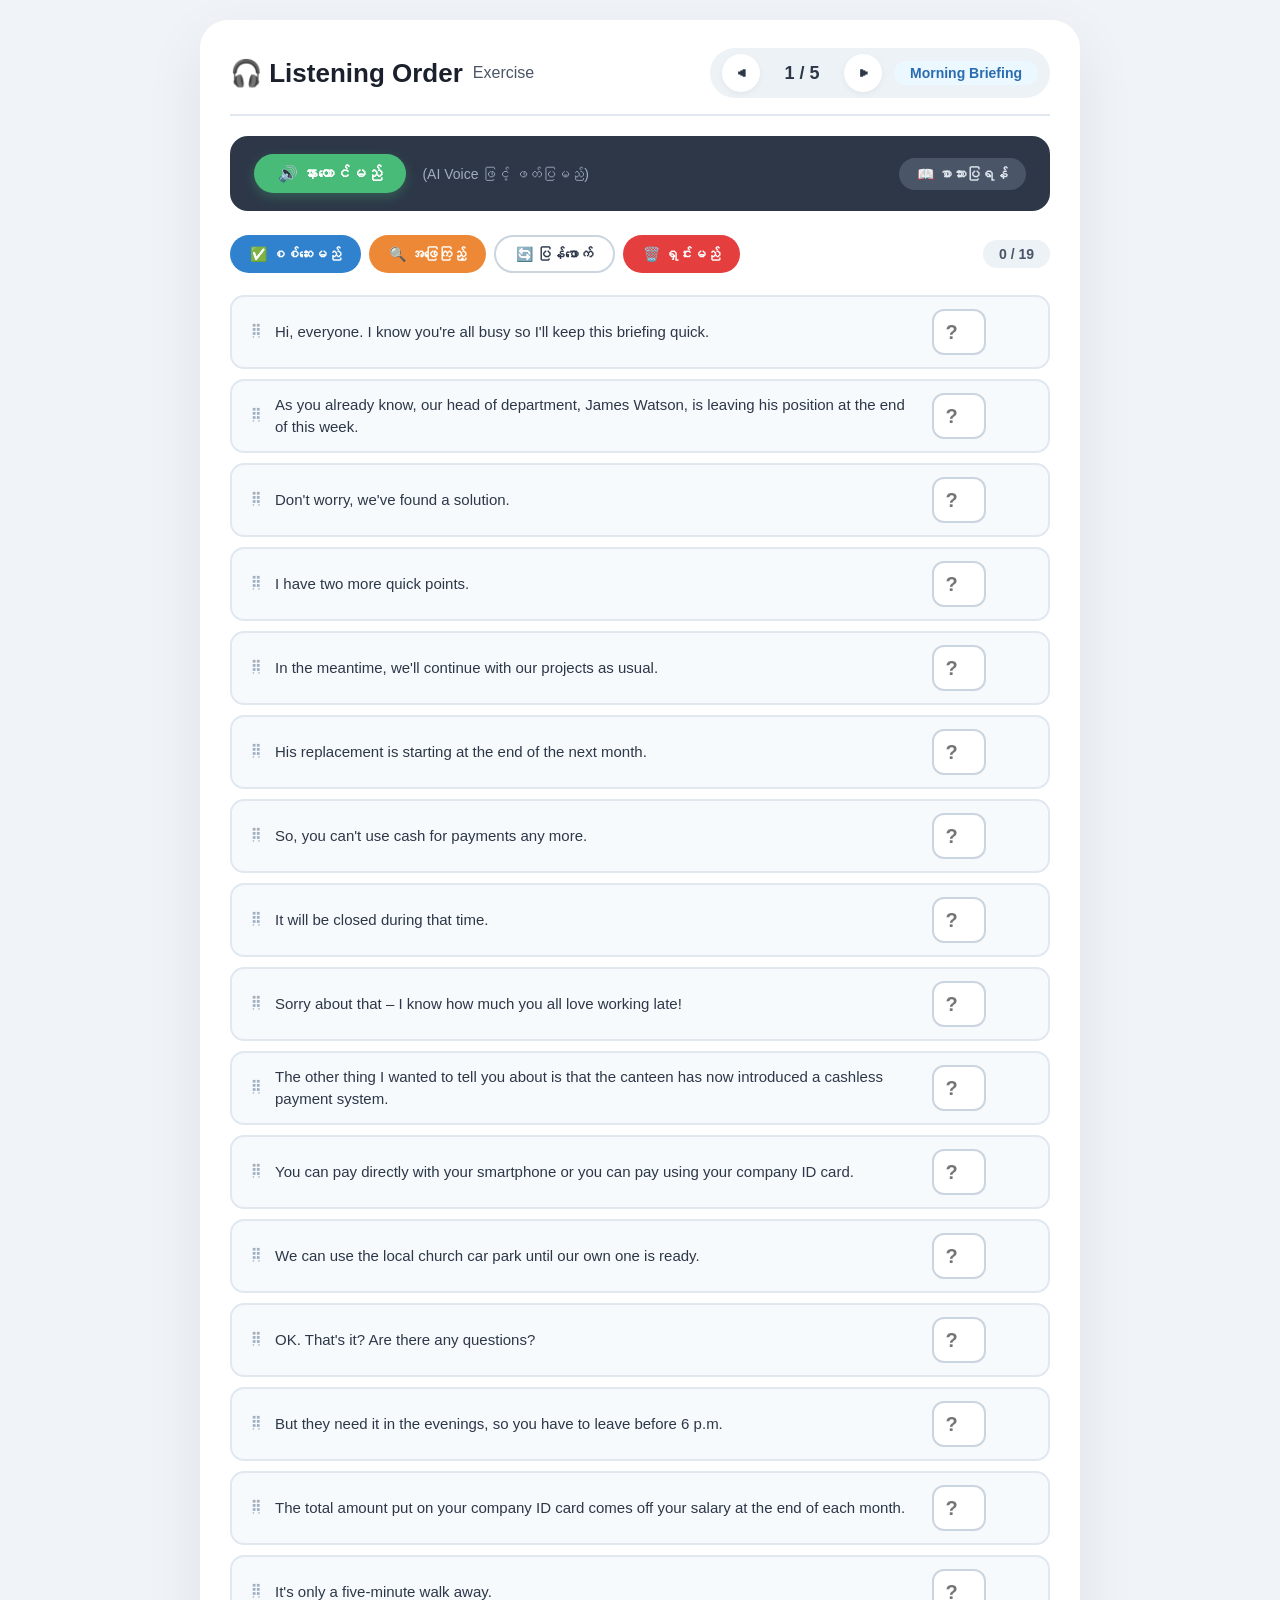
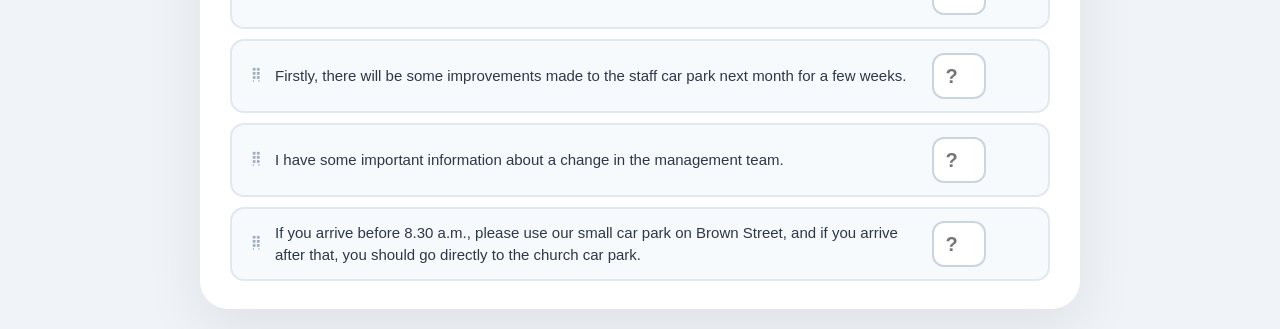
<file: listeningtask4.html>
<!DOCTYPE html>
<html lang="my">
<head>
    <meta charset="UTF-8" />
    <meta name="viewport" content="width=device-width, initial-scale=1.0" />
    <title>Listening Ordering - 5 Exercises</title>
    <style>
        * {
            box-sizing: border-box;
            margin: 0;
            padding: 0;
        }

        body {
            font-family: 'Segoe UI', Tahoma, Geneva, Verdana, sans-serif;
            background: #f0f4f8;
            padding: 20px;
            min-height: 100vh;
            display: flex;
            justify-content: center;
            align-items: flex-start;
        }

        .container {
            max-width: 880px;
            width: 100%;
            background: white;
            border-radius: 28px;
            box-shadow: 0 20px 60px rgba(0, 0, 0, 0.08);
            padding: 28px 30px;
            transition: 0.3s;
        }

        .header {
            display: flex;
            justify-content: space-between;
            align-items: center;
            flex-wrap: wrap;
            gap: 16px;
            margin-bottom: 20px;
            border-bottom: 2px solid #e2e8f0;
            padding-bottom: 16px;
        }
        .header h1 {
            font-size: 26px;
            font-weight: 800;
            color: #1a202c;
            display: flex;
            align-items: center;
            gap: 10px;
        }
        .header h1 small {
            font-size: 16px;
            font-weight: 500;
            color: #4a5568;
        }
        .nav-controls {
            display: flex;
            align-items: center;
            gap: 12px;
            background: #edf2f7;
            padding: 6px 12px;
            border-radius: 60px;
        }
        .nav-btn {
            background: white;
            border: none;
            width: 38px;
            height: 38px;
            border-radius: 50%;
            font-size: 18px;
            font-weight: 700;
            cursor: pointer;
            box-shadow: 0 2px 6px rgba(0, 0, 0, 0.05);
            transition: 0.2s;
            color: #2d3748;
        }
        .nav-btn:hover {
            background: #3182ce;
            color: white;
            transform: scale(1.05);
        }
        .ex-counter {
            font-weight: 700;
            font-size: 18px;
            color: #2d3748;
            min-width: 60px;
            text-align: center;
        }
        .ex-title {
            font-weight: 600;
            color: #2b6cb0;
            background: #ebf8ff;
            padding: 4px 16px;
            border-radius: 30px;
            font-size: 14px;
        }

        .audio-panel {
            background: #2d3748;
            border-radius: 18px;
            padding: 18px 24px;
            margin-bottom: 24px;
            display: flex;
            flex-wrap: wrap;
            align-items: center;
            justify-content: space-between;
            gap: 14px;
        }
        .audio-panel .left {
            display: flex;
            align-items: center;
            gap: 16px;
            flex-wrap: wrap;
        }
        .btn-audio {
            background: #48bb78;
            border: none;
            color: white;
            font-weight: 700;
            padding: 10px 24px;
            border-radius: 40px;
            font-size: 16px;
            cursor: pointer;
            display: flex;
            align-items: center;
            gap: 8px;
            transition: 0.2s;
            box-shadow: 0 4px 12px rgba(72, 187, 120, 0.3);
        }
        .btn-audio:hover {
            background: #38a169;
            transform: translateY(-2px);
        }
        .btn-audio:active {
            transform: scale(0.96);
        }
        .btn-audio.playing {
            background: #e53e3e;
            box-shadow: 0 4px 12px rgba(229, 62, 62, 0.3);
        }
        .btn-audio:disabled {
            opacity: 0.5;
            cursor: not-allowed;
            transform: none !important;
        }
        .transcript-toggle {
            background: #4a5568;
            border: none;
            color: #e2e8f0;
            padding: 8px 18px;
            border-radius: 30px;
            font-size: 14px;
            font-weight: 600;
            cursor: pointer;
            transition: 0.2s;
        }
        .transcript-toggle:hover {
            background: #718096;
        }
        .transcript-box {
            background: #1a202c;
            color: #e2e8f0;
            padding: 16px 20px;
            border-radius: 14px;
            margin-bottom: 24px;
            font-size: 15px;
            line-height: 1.8;
            max-height: 220px;
            overflow-y: auto;
            white-space: pre-wrap;
            display: none;
            border-left: 4px solid #48bb78;
        }
        .transcript-box.show {
            display: block;
        }
        .transcript-box .speaker-highlight {
            color: #90cdf4;
            font-weight: 700;
        }

        .toolbar {
            display: flex;
            flex-wrap: wrap;
            gap: 10px;
            margin-bottom: 22px;
            align-items: center;
            justify-content: space-between;
        }
        .toolbar-left {
            display: flex;
            flex-wrap: wrap;
            gap: 8px;
        }
        .btn {
            border: none;
            padding: 9px 20px;
            border-radius: 40px;
            font-weight: 600;
            font-size: 14px;
            cursor: pointer;
            transition: all 0.2s ease;
            background: #e2e8f0;
            color: #2d3748;
            display: inline-flex;
            align-items: center;
            gap: 6px;
        }
        .btn-primary {
            background: #3182ce;
            color: white;
        }
        .btn-primary:hover {
            background: #2b6cb0;
            transform: translateY(-2px);
            box-shadow: 0 6px 14px rgba(49, 130, 206, 0.25);
        }
        .btn-success {
            background: #38a169;
            color: white;
        }
        .btn-success:hover {
            background: #2f855a;
            transform: translateY(-2px);
            box-shadow: 0 6px 14px rgba(56, 161, 105, 0.25);
        }
        .btn-warning {
            background: #ed8936;
            color: white;
        }
        .btn-warning:hover {
            background: #dd6b20;
            transform: translateY(-2px);
        }
        .btn-danger {
            background: #e53e3e;
            color: white;
        }
        .btn-danger:hover {
            background: #c53030;
            transform: translateY(-2px);
        }
        .btn-outline {
            background: transparent;
            border: 2px solid #cbd5e0;
        }
        .btn-outline:hover {
            background: #edf2f7;
        }
        .counter-badge {
            background: #edf2f7;
            padding: 6px 16px;
            border-radius: 30px;
            font-size: 14px;
            font-weight: 600;
            color: #4a5568;
        }

        #sentence-list {
            list-style: none;
            padding: 0;
            margin: 0;
            display: flex;
            flex-direction: column;
            gap: 10px;
        }

        .sentence-item {
            display: flex;
            align-items: center;
            gap: 14px;
            background: #f7fafc;
            padding: 12px 18px;
            border-radius: 14px;
            border: 2px solid #e2e8f0;
            transition: all 0.15s ease;
            cursor: grab;
            user-select: none;
        }
        .sentence-item:active {
            cursor: grabbing;
        }
        .sentence-item.dragging {
            opacity: 0.4;
            border-style: dashed;
        }
        .sentence-item.drag-over {
            border-color: #3182ce;
            background: #ebf8ff;
            transform: scale(1.01);
        }
        .sentence-item.correct {
            border-color: #48bb78;
            background: #f0fff4;
        }
        .sentence-item.wrong {
            border-color: #fc8181;
            background: #fff5f5;
        }
        .sentence-item .drag-icon {
            color: #a0aec0;
            font-size: 22px;
            cursor: grab;
            flex-shrink: 0;
        }
        .sentence-item .sentence-text {
            flex: 1;
            font-size: 15px;
            line-height: 1.5;
            color: #2d3748;
            font-weight: 500;
        }
        .sentence-item .sentence-text .speaker {
            font-weight: 700;
            color: #2b6cb0;
        }
        .sentence-item .order-input {
            width: 54px;
            height: 46px;
            text-align: center;
            font-size: 20px;
            font-weight: 700;
            border: 2px solid #cbd5e0;
            border-radius: 12px;
            background: white;
            color: #2d3748;
            transition: 0.2s;
            flex-shrink: 0;
            outline: none;
        }
        .sentence-item .order-input:focus {
            border-color: #3182ce;
            box-shadow: 0 0 0 3px rgba(49, 130, 206, 0.15);
        }
        .sentence-item .order-input.correct {
            border-color: #48bb78;
            background: #f0fff4;
        }
        .sentence-item .order-input.wrong {
            border-color: #fc8181;
            background: #fff5f5;
        }
        .sentence-item .status-badge {
            font-size: 20px;
            width: 30px;
            text-align: center;
            flex-shrink: 0;
        }

        #result-message {
            margin-top: 22px;
            padding: 16px 22px;
            border-radius: 16px;
            font-weight: 700;
            font-size: 18px;
            text-align: center;
            display: none;
            background: #edf2f7;
        }
        #result-message.show {
            display: block;
        }
        #result-message.success {
            background: #c6f6d5;
            color: #22543d;
            border: 2px solid #48bb78;
        }
        #result-message.fail {
            background: #fed7d7;
            color: #9b2c2c;
            border: 2px solid #fc8181;
        }

        @media (max-width: 700px) {
            .container {
                padding: 14px;
            }
            .header {
                flex-direction: column;
                align-items: stretch;
                gap: 10px;
            }
            .nav-controls {
                justify-content: center;
                padding: 6px 12px;
            }
            .audio-panel {
                flex-direction: column;
                align-items: stretch;
            }
            .audio-panel .left {
                justify-content: center;
            }
            .sentence-item {
                flex-wrap: wrap;
                gap: 8px;
                padding: 12px;
            }
            .sentence-item .sentence-text {
                order: 1;
                flex-basis: 100%;
                font-size: 14px;
            }
            .sentence-item .drag-icon {
                order: 0;
            }
            .sentence-item .order-input {
                order: 2;
                width: 48px;
                height: 40px;
                font-size: 18px;
            }
            .sentence-item .status-badge {
                order: 3;
            }
            .toolbar {
                flex-direction: column;
                align-items: stretch;
            }
            .toolbar-left {
                justify-content: center;
            }
            .btn {
                justify-content: center;
                padding: 8px 14px;
                font-size: 13px;
            }
        }
    </style>
</head>
<body>

    <div class="container">
        <!-- Header -->
        <div class="header">
            <h1>
                🎧 Listening Order
                <small>Exercise</small>
            </h1>
            <div class="nav-controls">
                <button class="nav-btn" id="prevExBtn">◀</button>
                <span class="ex-counter" id="exCounter">1 / 5</span>
                <button class="nav-btn" id="nextExBtn">▶</button>
                <span class="ex-title" id="exTitle">Morning Briefing</span>
            </div>
        </div>

        <!-- Audio Panel -->
        <div class="audio-panel">
            <div class="left">
                <button class="btn-audio" id="playAudioBtn">🔊 နားထောင်မည်</button>
                <span style="color:#a0aec0; font-size:14px;">(AI Voice ဖြင့် ဖတ်ပြမည်)</span>
            </div>
            <button class="transcript-toggle" id="toggleTranscriptBtn">📖 စာသားပြရန်</button>
        </div>

        <!-- Transcript Box -->
        <div class="transcript-box" id="transcriptBox"></div>

        <!-- Toolbar -->
        <div class="toolbar">
            <div class="toolbar-left">
                <button class="btn btn-primary" id="checkBtn">✅ စစ်ဆေးမည်</button>
                <button class="btn btn-warning" id="showAnswerBtn">🔍 အဖြေကြည့်</button>
                <button class="btn btn-outline" id="shuffleBtn">🔄 ပြန်ဖောက်</button>
                <button class="btn btn-danger" id="resetBtn">🗑️ ရှင်းမည်</button>
            </div>
            <span class="counter-badge" id="progressCounter">၀ / ၀</span>
        </div>

        <!-- Sentence List -->
        <ul id="sentence-list"></ul>

        <!-- Result -->
        <div id="result-message"></div>
    </div>

    <script>
        (function() {
            // ============================================================
            //  EXERCISE DATA (၅ ခု)
            // ============================================================
            const EXERCISES = [{
                title: "Morning Briefing",
                sentences: [
                    "Hi, everyone. I know you're all busy so I'll keep this briefing quick.",
                    "I have some important information about a change in the management team.",
                    "As you already know, our head of department, James Watson, is leaving his position at the end of this week.",
                    "His replacement is starting at the end of the next month.",
                    "In the meantime, we'll continue with our projects as usual.",
                    "I have two more quick points.",
                    "Firstly, there will be some improvements made to the staff car park next month for a few weeks.",
                    "It will be closed during that time.",
                    "Don't worry, we've found a solution.",
                    "We can use the local church car park until our own one is ready.",
                    "If you arrive before 8.30 a.m., please use our small car park on Brown Street, and if you arrive after that, you should go directly to the church car park.",
                    "It's only a five-minute walk away.",
                    "But they need it in the evenings, so you have to leave before 6 p.m.",
                    "Sorry about that – I know how much you all love working late!",
                    "The other thing I wanted to tell you about is that the canteen has now introduced a cashless payment system.",
                    "So, you can't use cash for payments any more.",
                    "You can pay directly with your smartphone or you can pay using your company ID card.",
                    "The total amount put on your company ID card comes off your salary at the end of each month.",
                    "OK. That's it? Are there any questions?"
                ]
            }, {
                title: "Party Invitation",
                sentences: [
                    "Automated message: You have two new messages. Message number one, received today at 3.45 p.m.",
                    "Hi, it's me. How's it going?",
                    "I guess you're at work and you don't have your phone on, right?",
                    "First of all, thank you, THANK YOU for the birthday card and message.",
                    "I received it this morning.",
                    "That's so nice of you.",
                    "I'm organising a little party for my birthday.",
                    "It's nothing very big – only a few of my best and closest friends.",
                    "That means you too!",
                    "We're going to have it at my cousin's house.",
                    "She lives in the countryside in a nice big house with a swimming pool.",
                    "I'd love to see you there.",
                    "It's going to be this Friday.",
                    "I'll send you the instructions on how to get there later, OK?",
                    "Anyway, have fun at work.",
                    "Don't work too hard, OK?",
                    "Talk soon.",
                    "Automated message: You have two new messages. Message number two, received today at 5.15 p.m.",
                    "Aw, you're still not answering your phone!",
                    "OK, here are the instructions to get to my cousin's house for the party.",
                    "Are you going to take your car?",
                    "If you take the car, drive straight on Forest Road until you get to the motorway.",
                    "Drive past Brownsville and take exit 13A. That's 13A.",
                    "You drive down the road there and turn left.",
                    "It's the first big house on the right. OK?",
                    "If you're taking a bus, you can get the number 80 to Brownsville.",
                    "Call me when you get there and somebody can pick you up in a car.",
                    "I can't wait. This is going to be so great!"
                ]
            }, {
                title: "Changing Meeting Time",
                sentences: [
                    "Lucy: Hi, Anna. Do you have a minute to talk about the meeting next Tuesday?",
                    "Anna: Sure. We said 11, didn't we?",
                    "Lucy: Yeah, we did. But I have a bit of a problem with the time. Would it be possible to move it?",
                    "Anna: Oh, I see. We could postpone it to the afternoon, to 1 p.m., for example. Or bring it forward to earlier in the morning. What would suit you?",
                    "Lucy: Could we make it 9 o'clock? That would really help me. I have another important meeting in the central office at 12.",
                    "Anna: No problem. It's important you're there.",
                    "Lucy: Thanks a lot, Anna.",
                    "Anna: Do you need help with any preparation? Did you get the agenda I sent out?",
                    "Lucy: Yes, I did. And no, that's all fine, thanks. My report is ready and I'm looking forward to presenting it.",
                    "Anna: Great.",
                    "Lucy: I can tell Sven about the time change. I'll see him later.",
                    "Anna: Don't worry about telling Sven. I'll send an email to everyone to confirm the time has changed and with an updated meeting invite.",
                    "Lucy: Great. Thanks, Anna.",
                    "Anna: OK. I'm happy that works for you. We really need you there and it's good we don't have to cancel it.",
                    "Lucy: See you then. Have a good weekend in the meantime.",
                    "Anna: You too."
                ]
            }, {
                title: "Transport Announcements",
                sentences: [
                    "The next train to arrive at Platform 2 is the 12.20 to Bristol Temple Meads, calling at Reading, Oxford and Bristol Parkway.",
                    "Platform 2 for the 12.20 to Bristol. First class is in the rear carriage.",
                    "This is a platform announcement for passengers for the 12.20 service to Bristol Temple Meads. This train is delayed by approximately 8 minutes.",
                    "The train will now depart from Platform 9. Passengers for the 12.20 train to Bristol, please make your way to Platform 9.",
                    "Passengers for Flight EB380 to Paris please make your way to Gate 13 for boarding.",
                    "Gate 13 for flight EB380 to Paris. Please have your passports and boarding passes ready.",
                    "Your flight is ready to board.",
                    "This is a London Underground service to Liverpool Street. The next station is Liverpool Street.",
                    "Upon arrival, the first set of doors will not open.",
                    "Customers in the first carriage, please move towards the rear doors to leave the train.",
                    "The next station is Liverpool Street. Change here for Central Line, Circle Line, Hammersmith & City Line and Metropolitan Line and Main Line Suburban rail services.",
                    "Please mind the gap between the train and the platform.",
                    "This train terminates at Redbridge."
                ]
            }, {
                title: "Who's Who in Office",
                sentences: [
                    "Jani: Welcome to the department, Yuki. Let me show you around and tell you about your new colleagues.",
                    "I'll introduce you to them all later.",
                    "Yuki: Great. Thanks. So, who are those people over there?",
                    "Jani: That's the order management team. Luciana deals with the new orders. She's the one with short, dark hair.",
                    "Yuki: In the purple dress?",
                    "Jani: Yeah, that's right. You'll probably work closely with her while you are learning about our ordering process.",
                    "Yuki: Got it, thanks. And who's that over there? The guy who's on the phone?",
                    "Jani: Oh, you mean the one by the window? In the green shirt? Ah, that's Ian. He's the marketing director. And that's Maria beside him. She's responsible for the internal IT systems.",
                    "Yuki: OK, I'll try to remember all of this. I should probably be taking notes!",
                    "Jani: Don't worry about it. For now it's just good to put some faces to names.",
                    "Yuki: OK, great – and who do I talk to about setting up my mobile phone with email access? Is that also Maria?",
                    "Jani: No, you need to talk to Sebastian who works in communications. He can help you. That's him over there, next to the printer.",
                    "Yuki: Thanks. I'll introduce myself to him later."
                ]
            }
            ];

            // ============================================================
            //  STATE
            // ============================================================
            let currentExIndex = 0;
            let currentItems = [];
            let isAnswerRevealed = false;
            let isTranscriptVisible = false;
            let isPlaying = false;

            const listEl = document.getElementById('sentence-list');
            const checkBtn = document.getElementById('checkBtn');
            const showAnswerBtn = document.getElementById('showAnswerBtn');
            const shuffleBtn = document.getElementById('shuffleBtn');
            const resetBtn = document.getElementById('resetBtn');
            const resultMsg = document.getElementById('result-message');
            const progressCounter = document.getElementById('progressCounter');
            const exCounter = document.getElementById('exCounter');
            const exTitle = document.getElementById('exTitle');
            const prevBtn = document.getElementById('prevExBtn');
            const nextBtn = document.getElementById('nextExBtn');
            const playBtn = document.getElementById('playAudioBtn');
            const toggleTranscriptBtn = document.getElementById('toggleTranscriptBtn');
            const transcriptBox = document.getElementById('transcriptBox');

            // ============================================================
            //  HELPERS
            // ============================================================
            function shuffleArray(arr) {
                for (let i = arr.length - 1; i > 0; i--) {
                    const j = Math.floor(Math.random() * (i + 1));
                    [arr[i], arr[j]] = [arr[j], arr[i]];
                }
                return arr;
            }

            function getCurrentExercise() {
                return EXERCISES[currentExIndex];
            }

            // ============================================================
            //  RENDER
            // ============================================================
            function updateHeader() {
                const ex = getCurrentExercise();
                exCounter.textContent = `${currentExIndex + 1} / ${EXERCISES.length}`;
                exTitle.textContent = ex.title;
            }

            function renderList() {
                listEl.innerHTML = '';
                currentItems.forEach((item, index) => {
                    const li = document.createElement('li');
                    li.className = 'sentence-item';
                    li.draggable = true;
                    li.dataset.index = index;
                    li.dataset.id = item.id;

                    const icon = document.createElement('span');
                    icon.className = 'drag-icon';
                    icon.textContent = '⠿';
                    li.appendChild(icon);

                    const textSpan = document.createElement('span');
                    textSpan.className = 'sentence-text';
                    const parts = item.text.split(': ');
                    if (parts.length === 2) {
                        textSpan.innerHTML = `<span class="speaker">${parts[0]}</span>: ${parts[1]}`;
                    } else {
                        textSpan.textContent = item.text;
                    }
                    li.appendChild(textSpan);

                    const input = document.createElement('input');
                    input.type = 'number';
                    input.className = 'order-input';
                    input.min = 1;
                    input.max = currentItems.length;
                    input.placeholder = '?';
                    input.dataset.id = item.id;

                    if (isAnswerRevealed) {
                        input.value = item.id + 1;
                        input.classList.add('correct');
                    }

                    input.addEventListener('input', function() {
                        resultMsg.classList.remove('show', 'success', 'fail');
                        resultMsg.textContent = '';
                        this.classList.remove('correct', 'wrong');
                        const parent = this.closest('.sentence-item');
                        parent.classList.remove('correct', 'wrong');
                        updateCounter();
                    });

                    li.appendChild(input);

                    const badge = document.createElement('span');
                    badge.className = 'status-badge';
                    badge.textContent = '';
                    li.appendChild(badge);

                    // Drag & Drop
                    li.addEventListener('dragstart', function(e) {
                        dragSrcIndex = parseInt(this.dataset.index);
                        this.classList.add('dragging');
                        e.dataTransfer.effectAllowed = 'move';
                        e.dataTransfer.setData('text/plain', this.dataset.index);
                    });

                    li.addEventListener('dragend', function(e) {
                        this.classList.remove('dragging');
                        document.querySelectorAll('.sentence-item').forEach(el => el.classList.remove(
                        'drag-over'));
                    });

                    li.addEventListener('dragover', function(e) {
                        e.preventDefault();
                        e.dataTransfer.dropEffect = 'move';
                        this.classList.add('drag-over');
                    });

                    li.addEventListener('dragleave', function(e) {
                        this.classList.remove('drag-over');
                    });

                    li.addEventListener('drop', function(e) {
                        e.preventDefault();
                        this.classList.remove('drag-over');
                        const fromIndex = parseInt(e.dataTransfer.getData('text/plain'));
                        const toIndex = parseInt(this.dataset.index);
                        if (fromIndex === toIndex) return;

                        const [movedItem] = currentItems.splice(fromIndex, 1);
                        currentItems.splice(toIndex, 0, movedItem);

                        if (isAnswerRevealed) isAnswerRevealed = false;
                        renderList();
                        updateCounter();
                        resultMsg.classList.remove('show', 'success', 'fail');
                        resultMsg.textContent = '';
                    });

                    listEl.appendChild(li);
                });
                updateCounter();
                updateTranscript();
            }

            function updateCounter() {
                const inputs = document.querySelectorAll('.order-input');
                let count = 0;
                inputs.forEach(inp => {
                    const val = parseInt(inp.value);
                    if (!isNaN(val) && val >= 1 && val <= currentItems.length) count++;
                });
                progressCounter.textContent = `${count} / ${currentItems.length}`;
            }

            function updateTranscript() {
                const ex = getCurrentExercise();
                let html = ex.sentences.map(s => {
                    const parts = s.split(': ');
                    if (parts.length === 2) {
                        return `<span class="speaker-highlight">${parts[0]}</span>: ${parts[1]}`;
                    }
                    return s;
                }).join('<br>');
                transcriptBox.innerHTML = html;
            }

            // ============================================================
            //  STOP AUDIO (AI Voice)
            // ============================================================
            function stopAudio() {
                if (window.speechSynthesis) {
                    window.speechSynthesis.cancel();
                }
                isPlaying = false;
                playBtn.textContent = '🔊 နားထောင်မည်';
                playBtn.classList.remove('playing');
            }

            // ============================================================
            //  LOAD EXERCISE
            // ============================================================
            function loadExercise(index) {
                const ex = EXERCISES[index];
                if (!ex) return;

                // Stop any playing audio
                stopAudio();

                currentExIndex = index;
                currentItems = ex.sentences.map((text, idx) => ({ id: idx, text }));
                isAnswerRevealed = false;
                isTranscriptVisible = false;
                transcriptBox.classList.remove('show');
                toggleTranscriptBtn.textContent = '📖 စာသားပြရန်';
                shuffleArray(currentItems);
                updateHeader();
                renderList();
                resultMsg.classList.remove('show', 'success', 'fail');
                resultMsg.textContent = '';
            }

            // ============================================================
            //  CHECK / REVEAL / RESET / SHUFFLE
            // ============================================================
            function checkOrder() {
                const inputs = document.querySelectorAll('.order-input');
                let allCorrect = true;
                let hasEmpty = false;
                const total = currentItems.length;

                inputs.forEach(inp => {
                    inp.classList.remove('correct', 'wrong');
                    const parent = inp.closest('.sentence-item');
                    parent.classList.remove('correct', 'wrong');
                    const badge = parent.querySelector('.status-badge');
                    badge.textContent = '';
                });

                const userOrderMap = new Map();
                inputs.forEach(inp => {
                    const val = parseInt(inp.value);
                    const id = parseInt(inp.dataset.id);
                    if (isNaN(val) || val < 1 || val > total) {
                        hasEmpty = true;
                        inp.classList.add('wrong');
                        const parent = inp.closest('.sentence-item');
                        parent.classList.add('wrong');
                        allCorrect = false;
                        return;
                    }
                    if (userOrderMap.has(val)) {
                        allCorrect = false;
                        inp.classList.add('wrong');
                        const parent = inp.closest('.sentence-item');
                        parent.classList.add('wrong');
                        const badge = parent.querySelector('.status-badge');
                        badge.textContent = '❌';
                    } else {
                        userOrderMap.set(val, id);
                    }
                });

                if (hasEmpty) {
                    resultMsg.textContent = `⚠️ နံပါတ် (၁ မှ ${total}) အကုန်လုံးကို ထည့်ပေးပါ။`;
                    resultMsg.className = 'show fail';
                    return;
                }

                if (userOrderMap.size !== total) {
                    resultMsg.textContent = `⚠️ နံပါတ် (၁ မှ ${total}) အကုန်လုံးကို တစ်ခါသာ ထည့်ပါ။ (နံပါတ်ထပ်နေသည်)`;
                    resultMsg.className = 'show fail';
                    const seen = new Set();
                    inputs.forEach(inp => {
                        const val = parseInt(inp.value);
                        if (!isNaN(val) && seen.has(val)) {
                            inp.classList.add('wrong');
                            const parent = inp.closest('.sentence-item');
                            parent.classList.add('wrong');
                            const badge = parent.querySelector('.status-badge');
                            badge.textContent = '❌';
                        }
                        seen.add(val);
                    });
                    return;
                }

                let correctCount = 0;
                inputs.forEach(inp => {
                    const val = parseInt(inp.value);
                    const id = parseInt(inp.dataset.id);
                    const expectedId = val - 1;
                    const parent = inp.closest('.sentence-item');
                    const badge = parent.querySelector('.status-badge');

                    if (id === expectedId) {
                        inp.classList.add('correct');
                        parent.classList.add('correct');
                        badge.textContent = '✅';
                        correctCount++;
                    } else {
                        inp.classList.add('wrong');
                        parent.classList.add('wrong');
                        badge.textContent = '❌';
                        allCorrect = false;
                    }
                });

                if (allCorrect && correctCount === total) {
                    resultMsg.textContent = '🎉 ဂုဏ်ယူပါတယ်! အားလုံး မှန်ကန်ပါတယ်။';
                    resultMsg.className = 'show success';
                } else {
                    resultMsg.textContent = `❌ မှားယွင်းမှု ${total - correctCount} ခုရှိပါသည်။ ပြန်စစ်ပါ။`;
                    resultMsg.className = 'show fail';
                }
            }

            function revealAnswer() {
                isAnswerRevealed = true;
                const inputs = document.querySelectorAll('.order-input');
                inputs.forEach(inp => {
                    const id = parseInt(inp.dataset.id);
                    inp.value = id + 1;
                    inp.classList.add('correct');
                    inp.classList.remove('wrong');
                    const parent = inp.closest('.sentence-item');
                    parent.classList.add('correct');
                    parent.classList.remove('wrong');
                    const badge = parent.querySelector('.status-badge');
                    badge.textContent = '✅';
                });
                resultMsg.textContent = '🔍 အဖြေမှန်များကို ပြသပေးထားပါသည်။';
                resultMsg.className = 'show success';
                updateCounter();
            }

            function resetInputs() {
                isAnswerRevealed = false;
                const inputs = document.querySelectorAll('.order-input');
                inputs.forEach(inp => {
                    inp.value = '';
                    inp.classList.remove('correct', 'wrong');
                    const parent = inp.closest('.sentence-item');
                    parent.classList.remove('correct', 'wrong');
                    const badge = parent.querySelector('.status-badge');
                    badge.textContent = '';
                });
                resultMsg.classList.remove('show', 'success', 'fail');
                resultMsg.textContent = '';
                updateCounter();
            }

            // ============================================================
            //  PLAY AUDIO (AI Voice)
            // ============================================================
            function playAudio() {
                // Check if speech synthesis is supported
                if (!window.speechSynthesis) {
                    alert('သင့်ဘရောက်ဆာသည် AI Voice ကို မထောက်ပံ့ပါ။ (Chrome, Edge, Safari သုံးပါ)');
                    return;
                }

                // If already playing, stop
                if (isPlaying) {
                    stopAudio();
                    return;
                }

                const ex = getCurrentExercise();
                // Combine all sentences into one full script with clear breaks
                const fullScript = ex.sentences.join('. ');

                if (!fullScript.trim()) {
                    alert('ဤလေ့ကျင့်ခန်းအတွက် စာသားမရှိပါ။');
                    return;
                }

                // Cancel any ongoing speech just in case
                window.speechSynthesis.cancel();

                const utterance = new SpeechSynthesisUtterance(fullScript);
                utterance.lang = 'en-US';
                utterance.rate = 0.85; // Slightly slower for better comprehension
                utterance.pitch = 1;
                utterance.volume = 1;

                // Try to get a good quality English voice (prefer Google or Samantha on iOS)
                const voices = window.speechSynthesis.getVoices();
                const preferred = voices.find(v => v.lang.startsWith('en') && (v.name.includes('Google') || v.name.includes(
                    'Samantha'))) || voices.find(v => v.lang.startsWith('en')) || null;
                if (preferred) utterance.voice = preferred;

                isPlaying = true;
                playBtn.textContent = '⏹ ရပ်မည်';
                playBtn.classList.add('playing');

                utterance.onend = function() {
                    isPlaying = false;
                    playBtn.textContent = '🔊 နားထောင်မည်';
                    playBtn.classList.remove('playing');
                };

                utterance.onerror = function(event) {
                    console.error('Speech error:', event);
                    isPlaying = false;
                    playBtn.textContent = '🔊 နားထောင်မည်';
                    playBtn.classList.remove('playing');
                    // Don't alert on cancel (error code 15 is usually cancel)
                    if (event.error !== 'canceled') {
                        alert('AI Voice ဖွင့်ရာတွင် အမှားရှိသည်။ နောက်တစ်ခါ စမ်းကြည့်ပါ။');
                    }
                };

                window.speechSynthesis.speak(utterance);
            }

            // ============================================================
            //  NAVIGATION
            // ============================================================
            function goToPrev() {
                if (currentExIndex > 0) loadExercise(currentExIndex - 1);
                else alert('ပထမဆုံး လေ့ကျင့်ခန်းပါ။');
            }

            function goToNext() {
                if (currentExIndex < EXERCISES.length - 1) loadExercise(currentExIndex + 1);
                else alert('နောက်ဆုံး လေ့ကျင့်ခန်းပါ။');
            }

            // ============================================================
            //  INIT
            // ============================================================
            let dragSrcIndex = null;

            function init() {
                // Load voices early for iOS compatibility
                if (window.speechSynthesis) {
                    window.speechSynthesis.getVoices();
                    window.speechSynthesis.onvoiceschanged = () => { window.speechSynthesis.getVoices(); };
                }

                loadExercise(0);

                checkBtn.addEventListener('click', checkOrder);
                showAnswerBtn.addEventListener('click', revealAnswer);

                shuffleBtn.addEventListener('click', function() {
                    shuffleArray(currentItems);
                    if (isAnswerRevealed) isAnswerRevealed = false;
                    renderList();
                    resultMsg.classList.remove('show', 'success', 'fail');
                    resultMsg.textContent = '';
                });

                resetBtn.addEventListener('click', resetInputs);
                prevBtn.addEventListener('click', goToPrev);
                nextBtn.addEventListener('click', goToNext);

                // Audio play button (AI Voice)
                playBtn.addEventListener('click', playAudio);

                // Transcript toggle
                toggleTranscriptBtn.addEventListener('click', function() {
                    isTranscriptVisible = !isTranscriptVisible;
                    transcriptBox.classList.toggle('show', isTranscriptVisible);
                    this.textContent = isTranscriptVisible ? '📖 စာသားဖျောက်ရန်' : '📖 စာသားပြရန်';
                });

                // Keyboard shortcuts
                document.addEventListener('keydown', function(e) {
                    if (e.key === 'ArrowLeft') goToPrev();
                    if (e.key === 'ArrowRight') goToNext();
                    if (e.key === ' ' && e.target.tagName !== 'INPUT' && e.target.tagName !== 'TEXTAREA') {
                        e.preventDefault();
                        playAudio();
                    }
                });
            }

            init();
        })();
    </script>
</body>
</html>
</file>
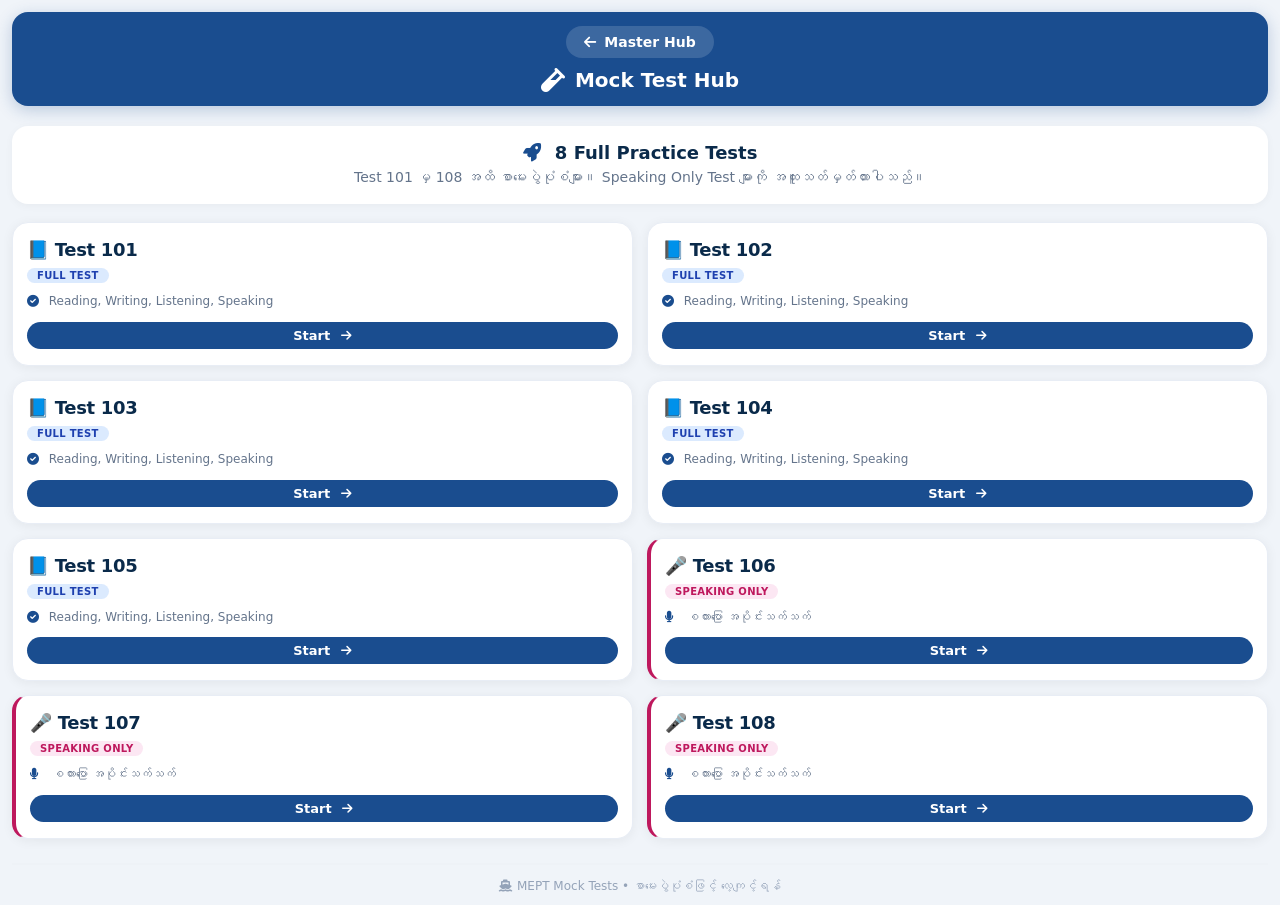
<file: mocktest.html>
<!DOCTYPE html>
<html lang="my">
<head>
    <meta charset="UTF-8">
    <meta name="viewport" content="width=device-width, initial-scale=1.0, maximum-scale=1.0, user-scalable=yes">
    <title>Mock Tests - MEPT Hub</title>
    <link rel="stylesheet" href="https://cdnjs.cloudflare.com/ajax/libs/font-awesome/6.0.0-beta3/css/all.min.css">
    <style>
        /* ===== RESET & BASE ===== */
        * {
            margin: 0;
            padding: 0;
            box-sizing: border-box;
            font-family: 'Segoe UI', 'Myanmar Text', system-ui, sans-serif;
        }

        body {
            background: #f0f4f9;
            min-height: 100vh;
            padding: 12px;
        }

        /* ===== TOP BAR ===== */
        .top-bar {
            background: #1a4d8f;
            color: white;
            padding: 14px 18px;
            border-radius: 16px;
            display: flex;
            flex-direction: column;
            align-items: stretch;
            gap: 10px;
            margin-bottom: 20px;
            box-shadow: 0 4px 16px rgba(26, 77, 143, 0.25);
        }

        .top-bar h1 {
            font-size: 20px;
            font-weight: 700;
            display: flex;
            align-items: center;
            justify-content: center;
            gap: 10px;
            text-align: center;
        }

        .top-bar h1 i {
            font-size: 24px;
        }

        .back-link {
            color: white;
            text-decoration: none;
            font-weight: 600;
            font-size: 14px;
            display: flex;
            align-items: center;
            justify-content: center;
            gap: 8px;
            background: rgba(255, 255, 255, 0.15);
            padding: 8px 18px;
            border-radius: 50px;
            transition: 0.2s;
            text-align: center;
        }

        .back-link:active {
            background: rgba(255, 255, 255, 0.30);
            transform: scale(0.97);
        }

        /* ===== CONTAINER ===== */
        .container {
            max-width: 100%;
            margin: 0 auto;
        }

        /* ===== HEADER TEXT ===== */
        .page-intro {
            background: #ffffff;
            padding: 16px 18px;
            border-radius: 16px;
            margin-bottom: 18px;
            box-shadow: 0 2px 8px rgba(0, 0, 0, 0.04);
            text-align: center;
        }

        .page-intro h2 {
            font-size: 18px;
            color: #0a2a4a;
            margin-bottom: 4px;
        }

        .page-intro p {
            font-size: 14px;
            color: #64748b;
            line-height: 1.5;
        }

        /* ===== TEST GRID ===== */
        .test-grid {
            display: grid;
            grid-template-columns: 1fr 1fr;
            gap: 14px;
        }

        .test-card {
            background: #ffffff;
            border-radius: 16px;
            padding: 16px 14px;
            box-shadow: 0 2px 12px rgba(0, 0, 0, 0.06);
            border: 1px solid #e8edf5;
            transition: 0.2s;
            display: flex;
            flex-direction: column;
            gap: 8px;
        }

        .test-card:active {
            transform: scale(0.97);
            background: #f8faff;
        }

        .test-number {
            font-size: 18px;
            font-weight: 800;
            color: #0a2a4a;
            letter-spacing: -0.3px;
        }

        .test-badge {
            display: inline-block;
            font-size: 10px;
            font-weight: 700;
            padding: 2px 10px;
            border-radius: 50px;
            text-transform: uppercase;
            letter-spacing: 0.3px;
            width: fit-content;
        }

        .badge-full {
            background: #dbeafe;
            color: #1e40af;
        }

        .badge-speaking {
            background: #fce7f3;
            color: #be185d;
        }

        .test-desc {
            font-size: 12px;
            color: #64748b;
            line-height: 1.4;
            margin-top: 2px;
            flex: 1;
        }

        .test-desc i {
            margin-right: 4px;
            color: #1a4d8f;
            width: 14px;
        }

        .start-btn {
            background: #1a4d8f;
            color: #fff;
            border: none;
            padding: 6px 0;
            border-radius: 50px;
            font-size: 13px;
            font-weight: 600;
            text-align: center;
            text-decoration: none;
            transition: 0.2s;
            margin-top: 4px;
            display: block;
            width: 100%;
            touch-action: manipulation;
        }

        .start-btn:active {
            background: #0f3a6b;
            transform: scale(0.95);
        }

        .start-btn i {
            margin-left: 6px;
            font-size: 12px;
        }

        /* ===== RESPONSIVE ===== */
        @media (max-width: 480px) {
            .test-grid {
                grid-template-columns: 1fr 1fr;
                gap: 10px;
            }
            .test-card {
                padding: 14px 12px;
            }
            .test-number {
                font-size: 16px;
            }
            .start-btn {
                font-size: 12px;
                padding: 5px 0;
            }
            .top-bar h1 {
                font-size: 18px;
            }
        }

        @media (max-width: 380px) {
            .test-grid {
                grid-template-columns: 1fr;
                gap: 12px;
            }
            .test-card {
                flex-direction: row;
                flex-wrap: wrap;
                align-items: center;
            }
            .test-number {
                font-size: 16px;
                flex: 0 0 auto;
            }
            .test-desc {
                font-size: 12px;
                flex: 1;
                min-width: 100%;
                margin-top: 2px;
            }
            .start-btn {
                flex: 1;
                min-width: 80px;
                padding: 6px 12px;
            }
        }

        /* ===== SCROLLBAR ===== */
        ::-webkit-scrollbar {
            width: 6px;
            height: 6px;
        }
        ::-webkit-scrollbar-track {
            background: #f0f4f9;
            border-radius: 10px;
        }
        ::-webkit-scrollbar-thumb {
            background: #b8c9e0;
            border-radius: 10px;
        }
        ::-webkit-scrollbar-thumb:hover {
            background: #8aa3c0;
        }
    </style>
</head>
<body>

    <!-- ===== TOP BAR ===== -->
    <header class="top-bar">
        <div style="display:flex; align-items:center; gap:12px; flex-wrap:wrap; justify-content:center;">
            <a href="index.html" class="back-link"><i class="fas fa-arrow-left"></i> Master Hub</a>
        </div>
        <h1><i class="fas fa-vial"></i> Mock Test Hub</h1>
    </header>

    <!-- ===== MAIN CONTENT ===== -->
    <main class="container">

        <!-- Intro -->
        <div class="page-intro">
            <h2><i class="fas fa-rocket" style="color:#1a4d8f; margin-right:8px;"></i> 8 Full Practice Tests</h2>
            <p>Test 101 မှ 108 အထိ စာမေးပွဲပုံစံများ။ Speaking Only Test များကို အထူးသတ်မှတ်ထားပါသည်။</p>
        </div>

        <!-- Test Grid -->
        <div class="test-grid">

            <!-- Test 101 -->
            <div class="test-card">
                <div class="test-number">📘 Test 101</div>
                <span class="test-badge badge-full">Full Test</span>
                <div class="test-desc"><i class="fas fa-check-circle"></i> Reading, Writing, Listening, Speaking</div>
                <a href="test-101.html" class="start-btn">Start <i class="fas fa-arrow-right"></i></a>
            </div>

            <!-- Test 102 -->
            <div class="test-card">
                <div class="test-number">📘 Test 102</div>
                <span class="test-badge badge-full">Full Test</span>
                <div class="test-desc"><i class="fas fa-check-circle"></i> Reading, Writing, Listening, Speaking</div>
                <a href="test-102.html" class="start-btn">Start <i class="fas fa-arrow-right"></i></a>
            </div>

            <!-- Test 103 -->
            <div class="test-card">
                <div class="test-number">📘 Test 103</div>
                <span class="test-badge badge-full">Full Test</span>
                <div class="test-desc"><i class="fas fa-check-circle"></i> Reading, Writing, Listening, Speaking</div>
                <a href="test-103.html" class="start-btn">Start <i class="fas fa-arrow-right"></i></a>
            </div>

            <!-- Test 104 -->
            <div class="test-card">
                <div class="test-number">📘 Test 104</div>
                <span class="test-badge badge-full">Full Test</span>
                <div class="test-desc"><i class="fas fa-check-circle"></i> Reading, Writing, Listening, Speaking</div>
                <a href="test-104.html" class="start-btn">Start <i class="fas fa-arrow-right"></i></a>
            </div>

            <!-- Test 105 -->
            <div class="test-card">
                <div class="test-number">📘 Test 105</div>
                <span class="test-badge badge-full">Full Test</span>
                <div class="test-desc"><i class="fas fa-check-circle"></i> Reading, Writing, Listening, Speaking</div>
                <a href="test-105.html" class="start-btn">Start <i class="fas fa-arrow-right"></i></a>
            </div>

            <!-- Test 106 - Speaking Only -->
            <div class="test-card" style="border-left: 4px solid #be185d;">
                <div class="test-number">🎤 Test 106</div>
                <span class="test-badge badge-speaking">Speaking Only</span>
                <div class="test-desc"><i class="fas fa-microphone"></i> စကားပြော အပိုင်းသက်သက်</div>
                <a href="test-106.html" class="start-btn">Start <i class="fas fa-arrow-right"></i></a>
            </div>

            <!-- Test 107 - Speaking Only -->
            <div class="test-card" style="border-left: 4px solid #be185d;">
                <div class="test-number">🎤 Test 107</div>
                <span class="test-badge badge-speaking">Speaking Only</span>
                <div class="test-desc"><i class="fas fa-microphone"></i> စကားပြော အပိုင်းသက်သက်</div>
                <a href="test-107.html" class="start-btn">Start <i class="fas fa-arrow-right"></i></a>
            </div>

            <!-- Test 108 - Speaking Only -->
            <div class="test-card" style="border-left: 4px solid #be185d;">
                <div class="test-number">🎤 Test 108</div>
                <span class="test-badge badge-speaking">Speaking Only</span>
                <div class="test-desc"><i class="fas fa-microphone"></i> စကားပြော အပိုင်းသက်သက်</div>
                <a href="test-108.html" class="start-btn">Start <i class="fas fa-arrow-right"></i></a>
            </div>

        </div>

        <!-- ===== FOOTER NOTE ===== -->
        <div style="margin-top: 24px; padding-top: 14px; border-top: 2px solid #eef2f7; text-align: center; font-size: 12px; color: #94a3b8;">
            <i class="fas fa-ship"></i> MEPT Mock Tests &bull; စာမေးပွဲပုံစံဖြင့် လေ့ကျင့်ရန်
        </div>

    </main>

    <script>
        // Simple console log to confirm load
        console.log('✅ Mock Test Hub loaded successfully!');
        console.log('📚 Total tests: 8 (101-108)');
        console.log('🎤 Speaking Only: 106, 107, 108');
    </script>

</body>
</html>
</file>
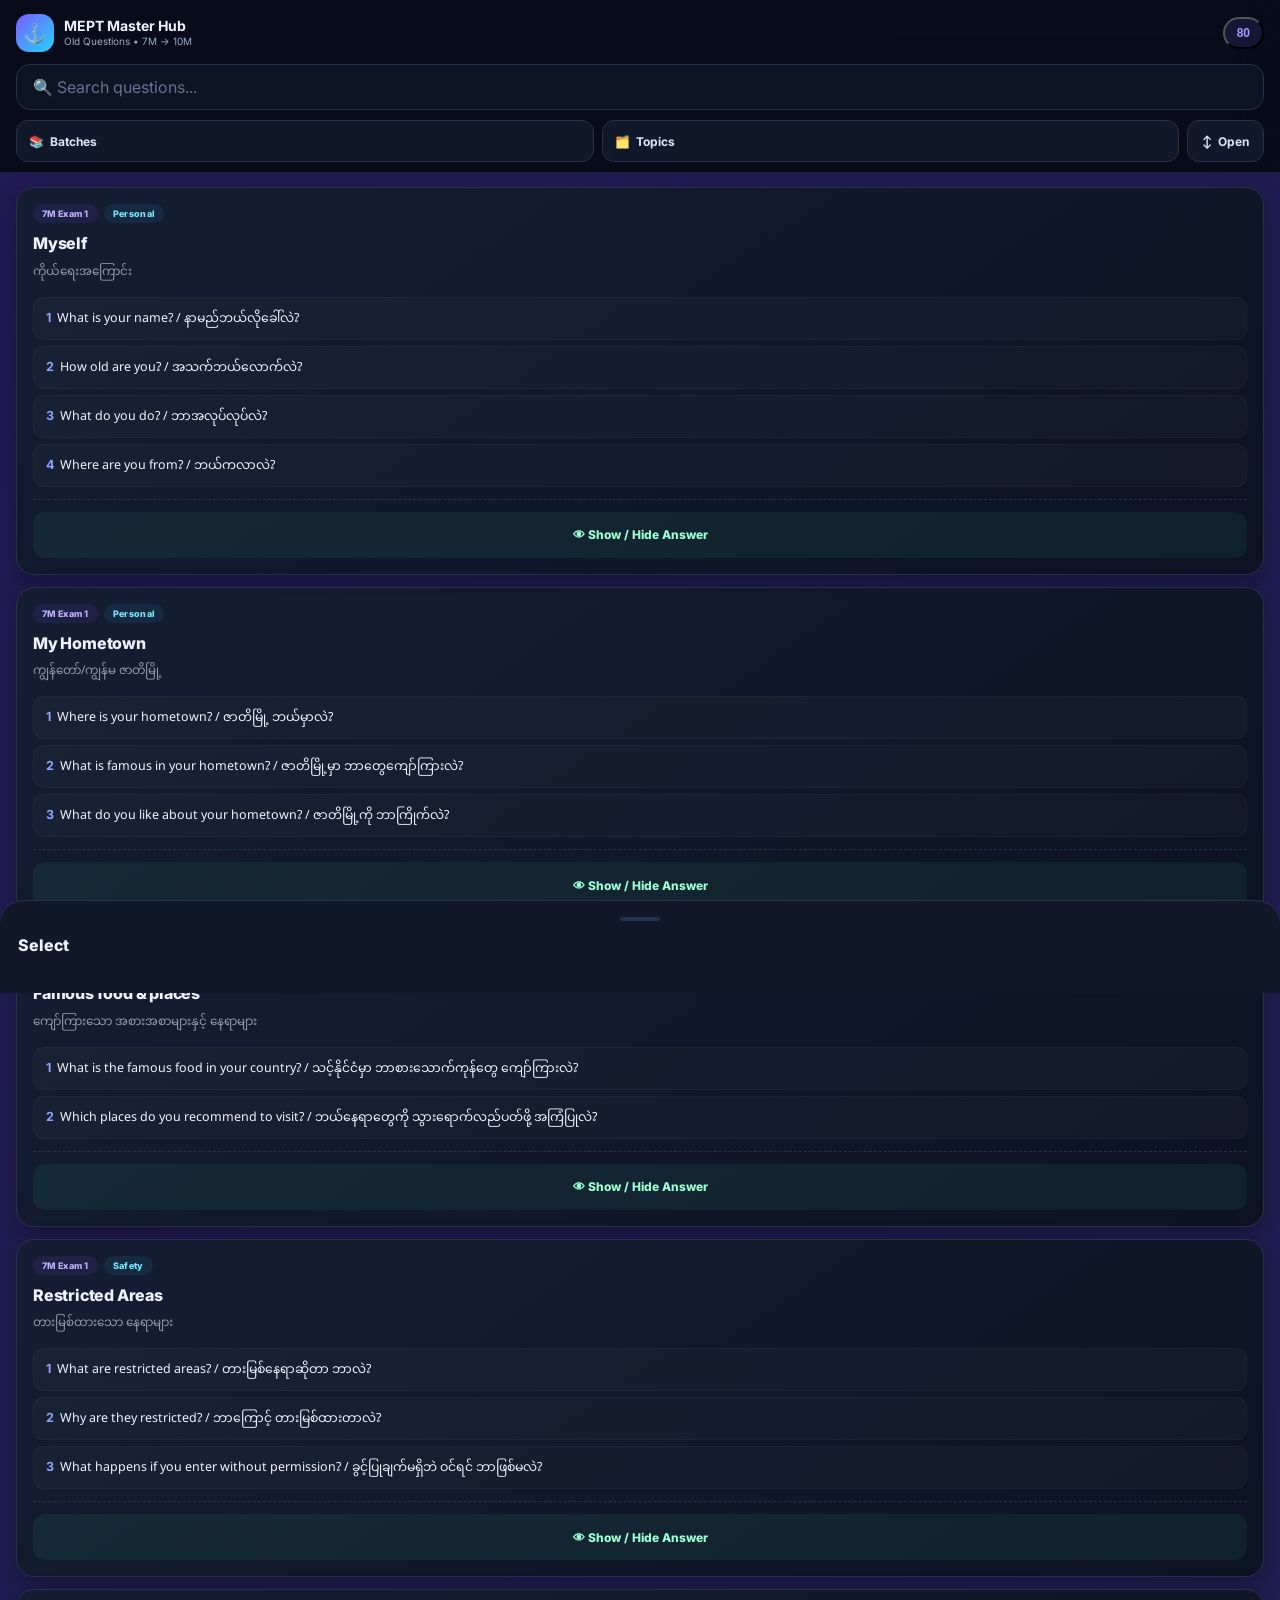
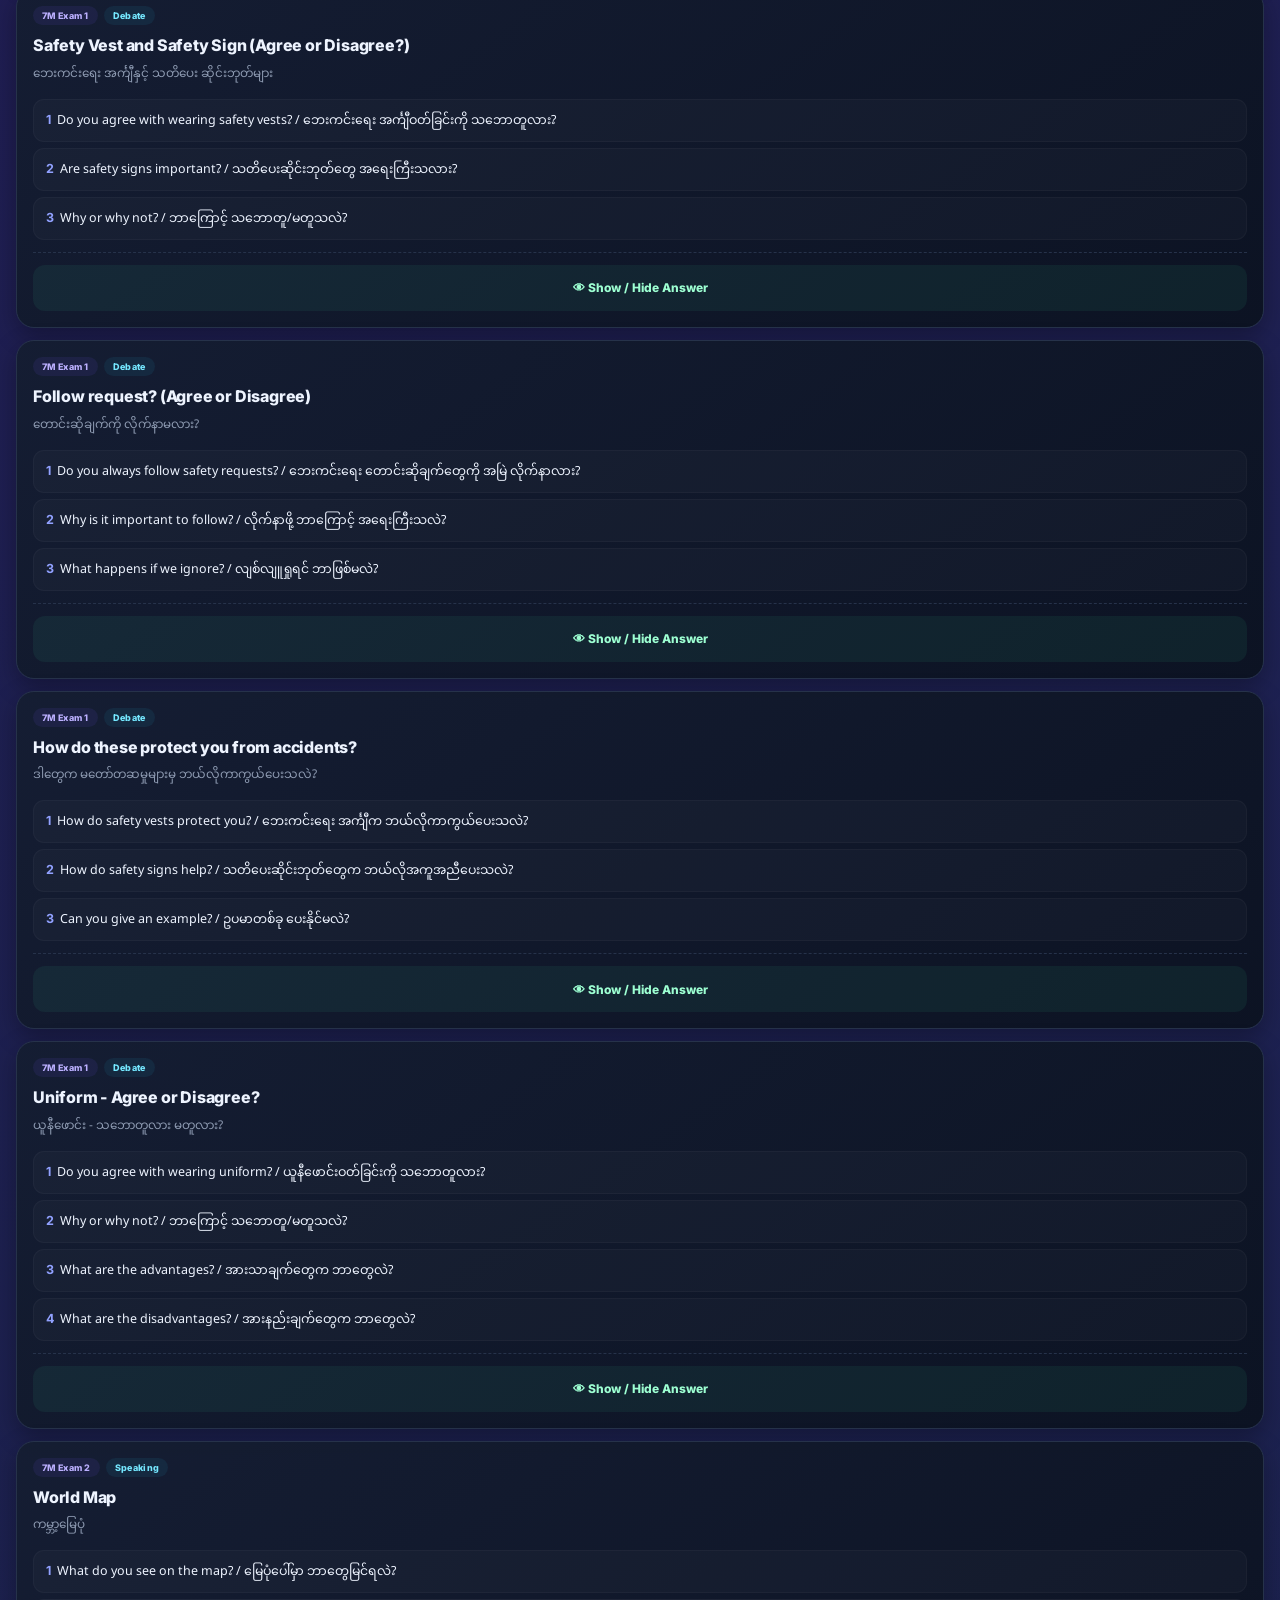
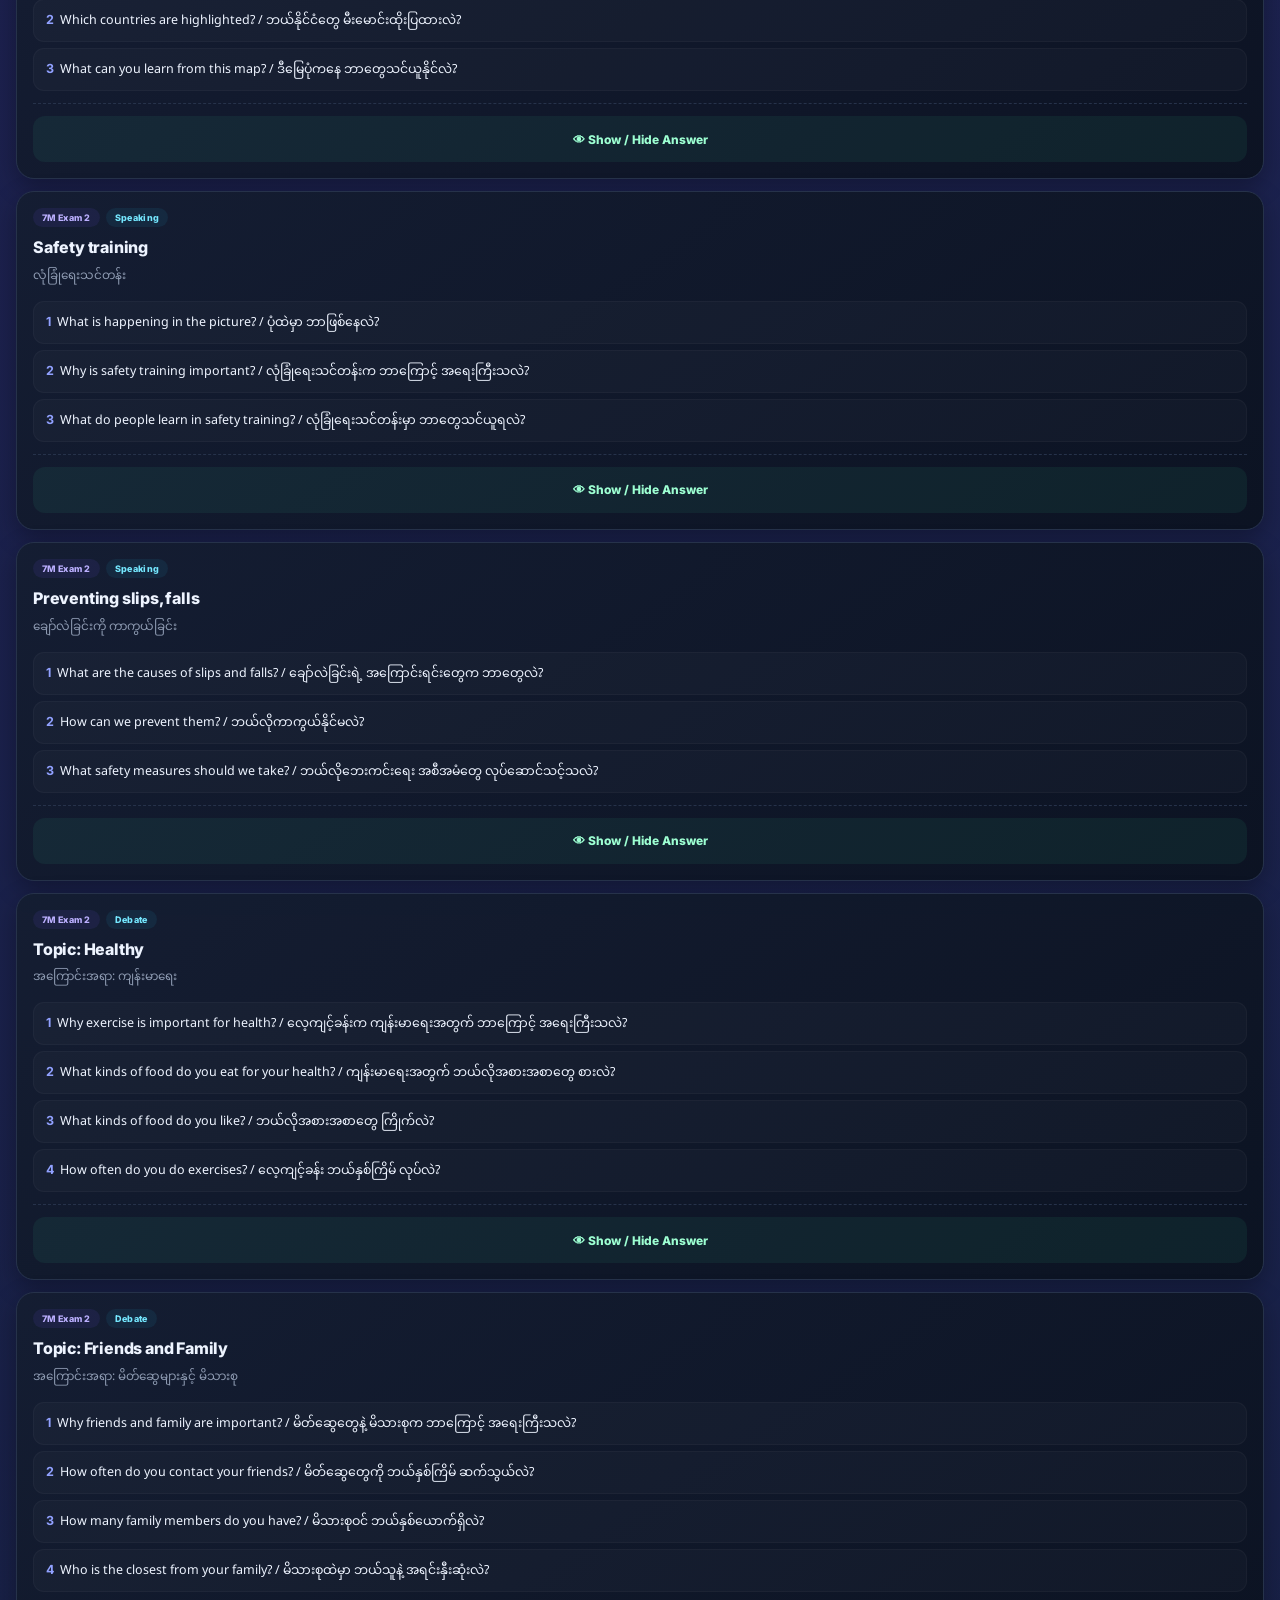
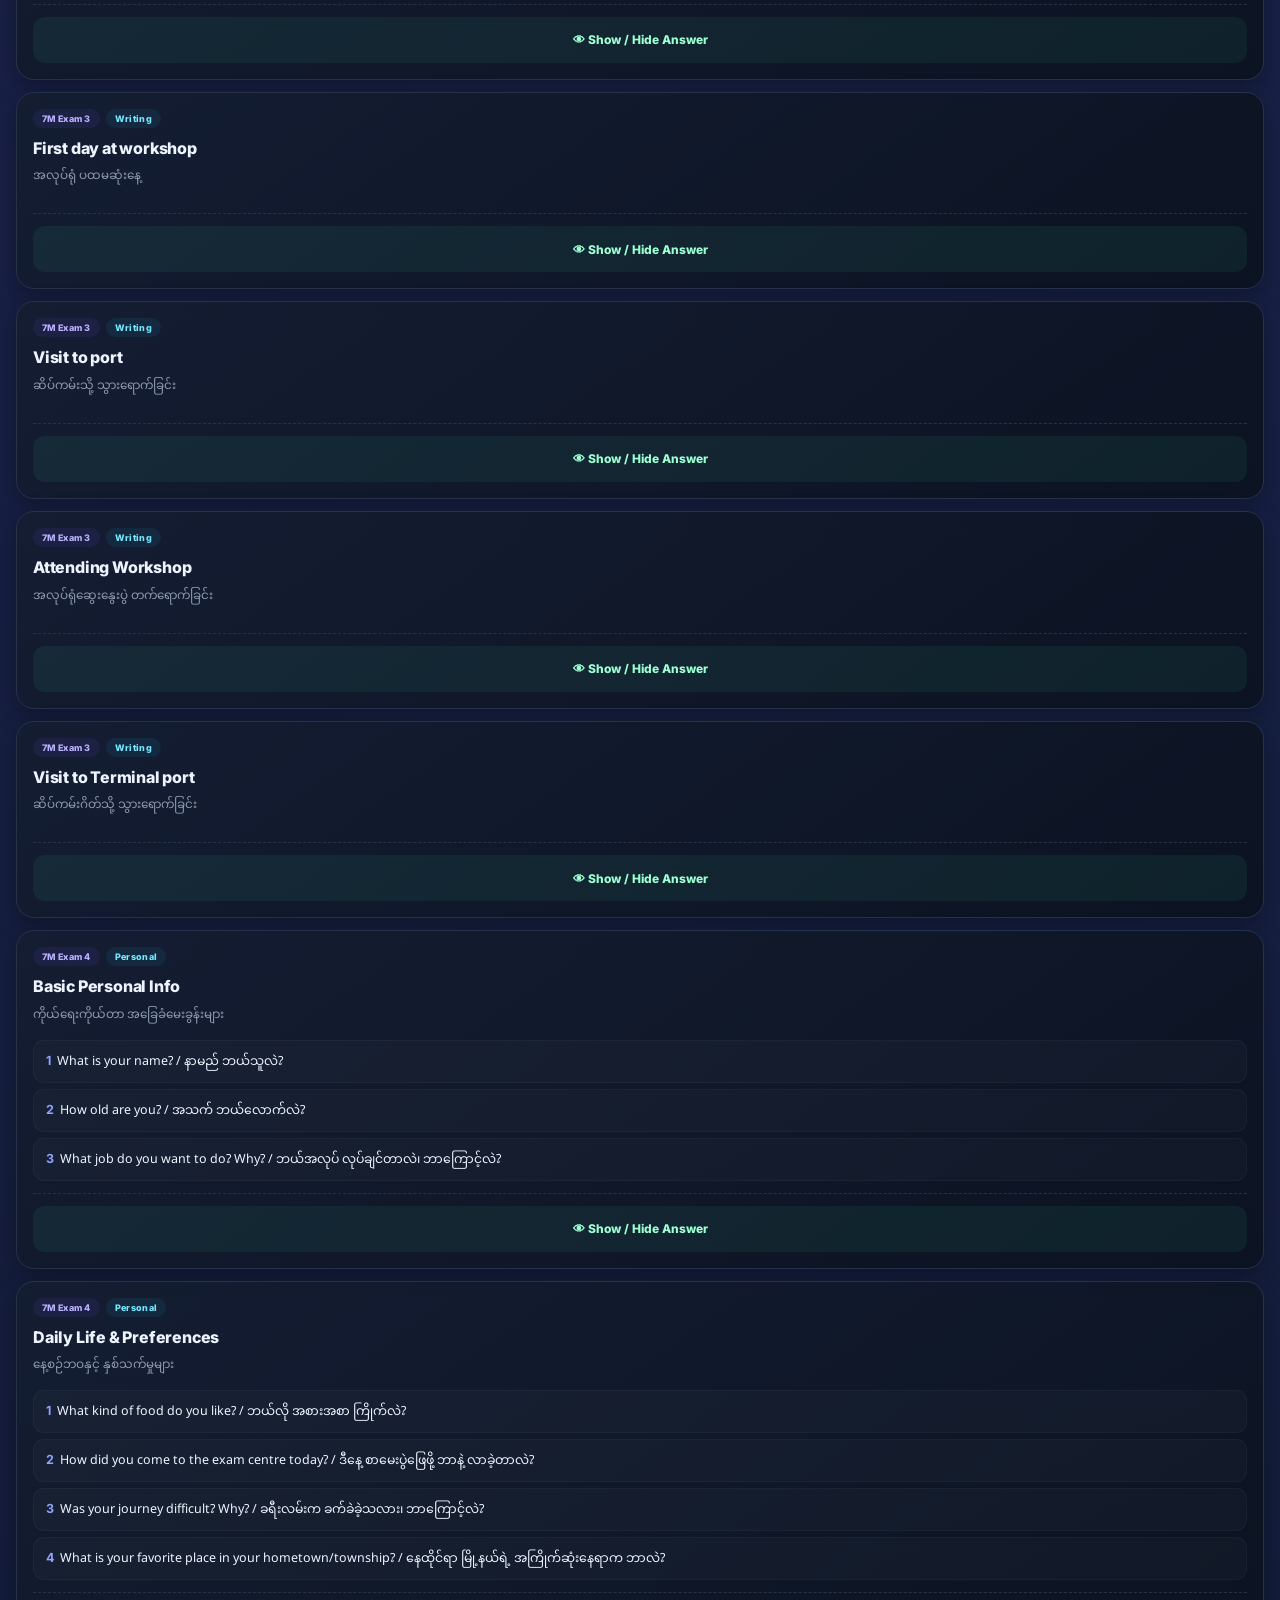
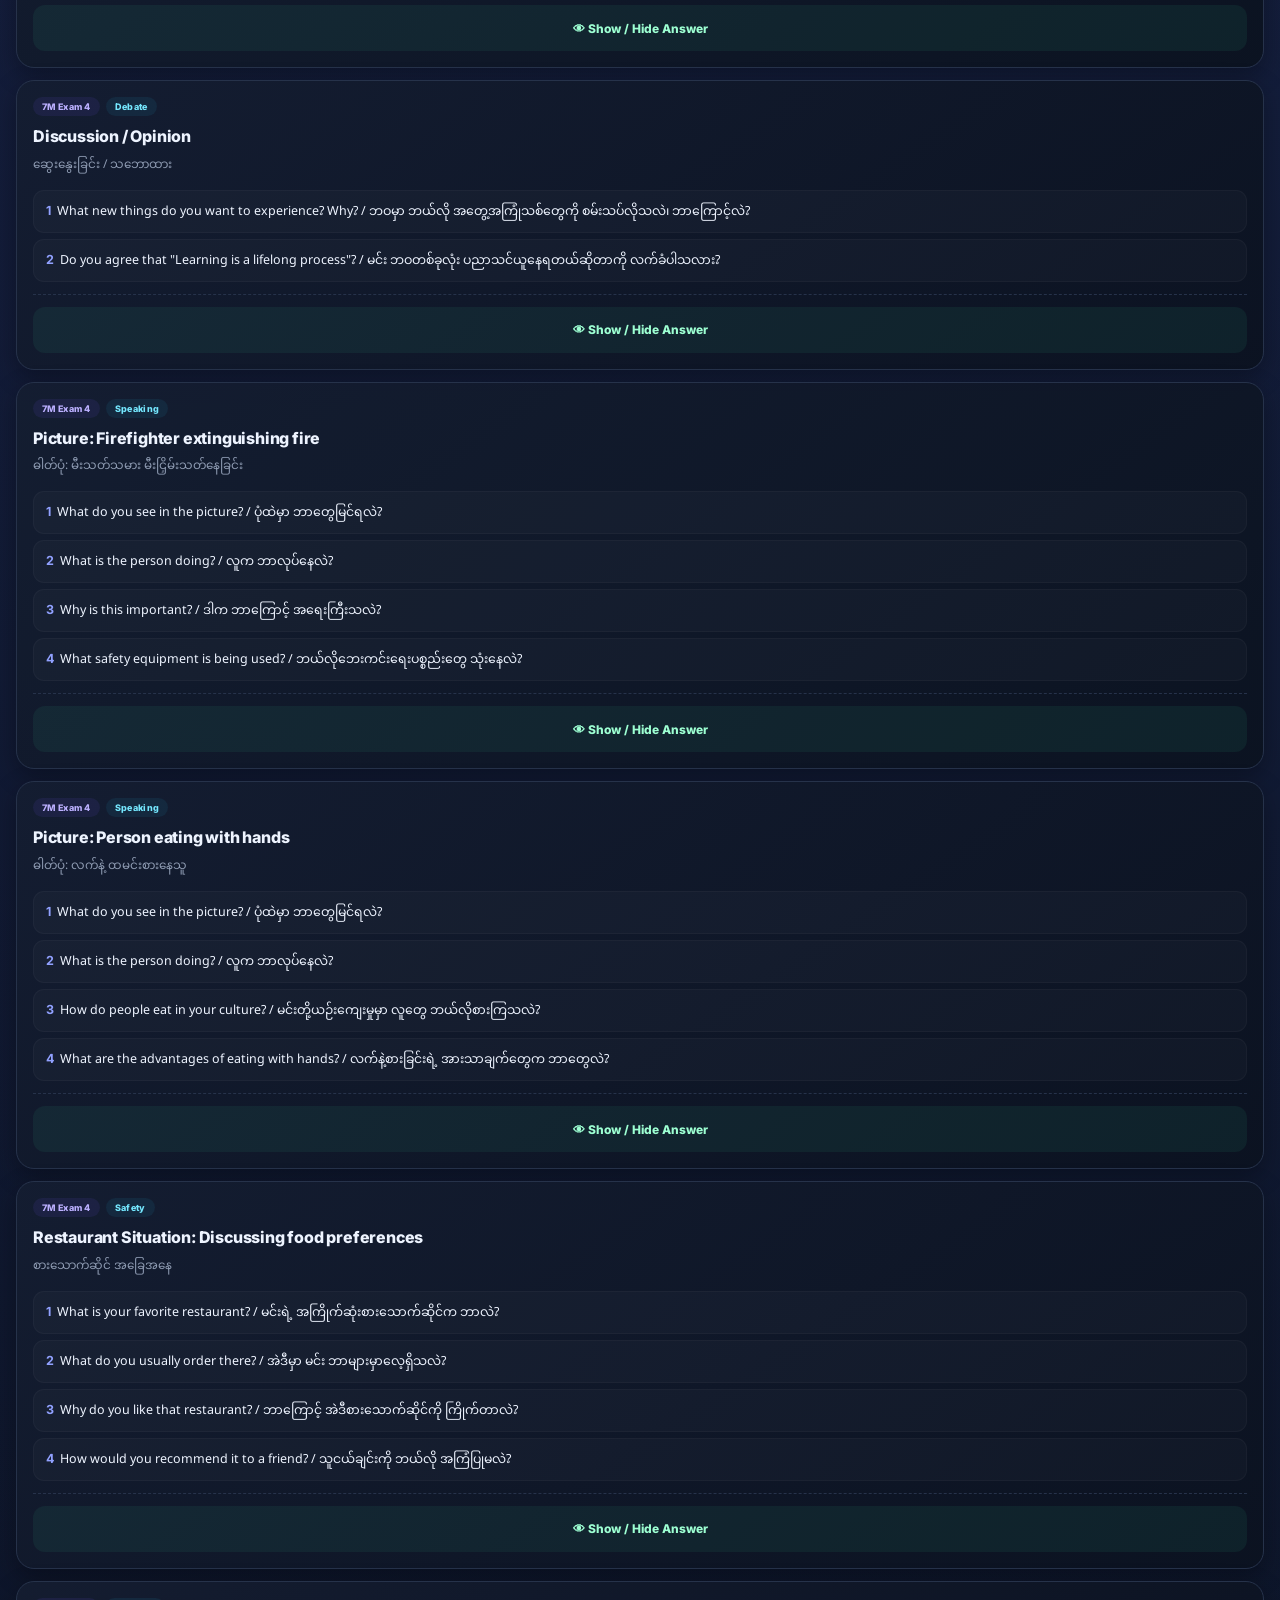
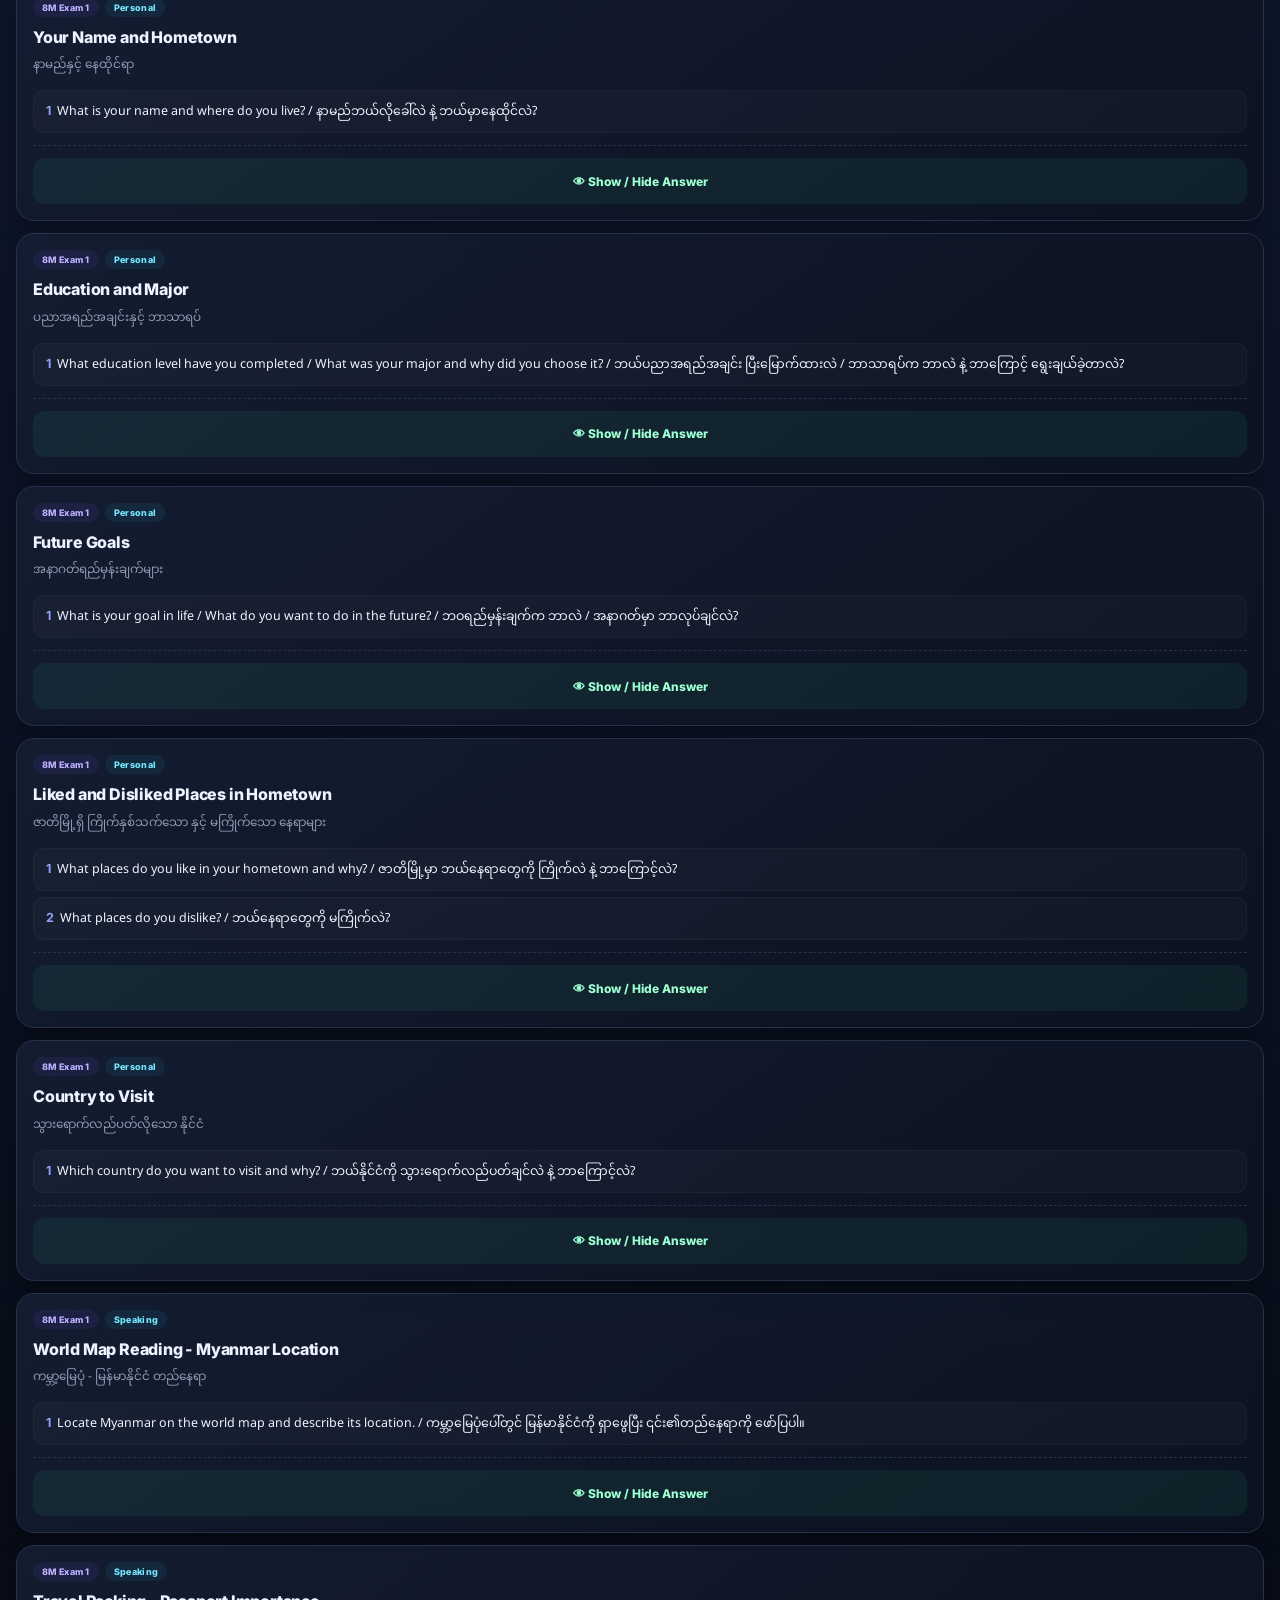
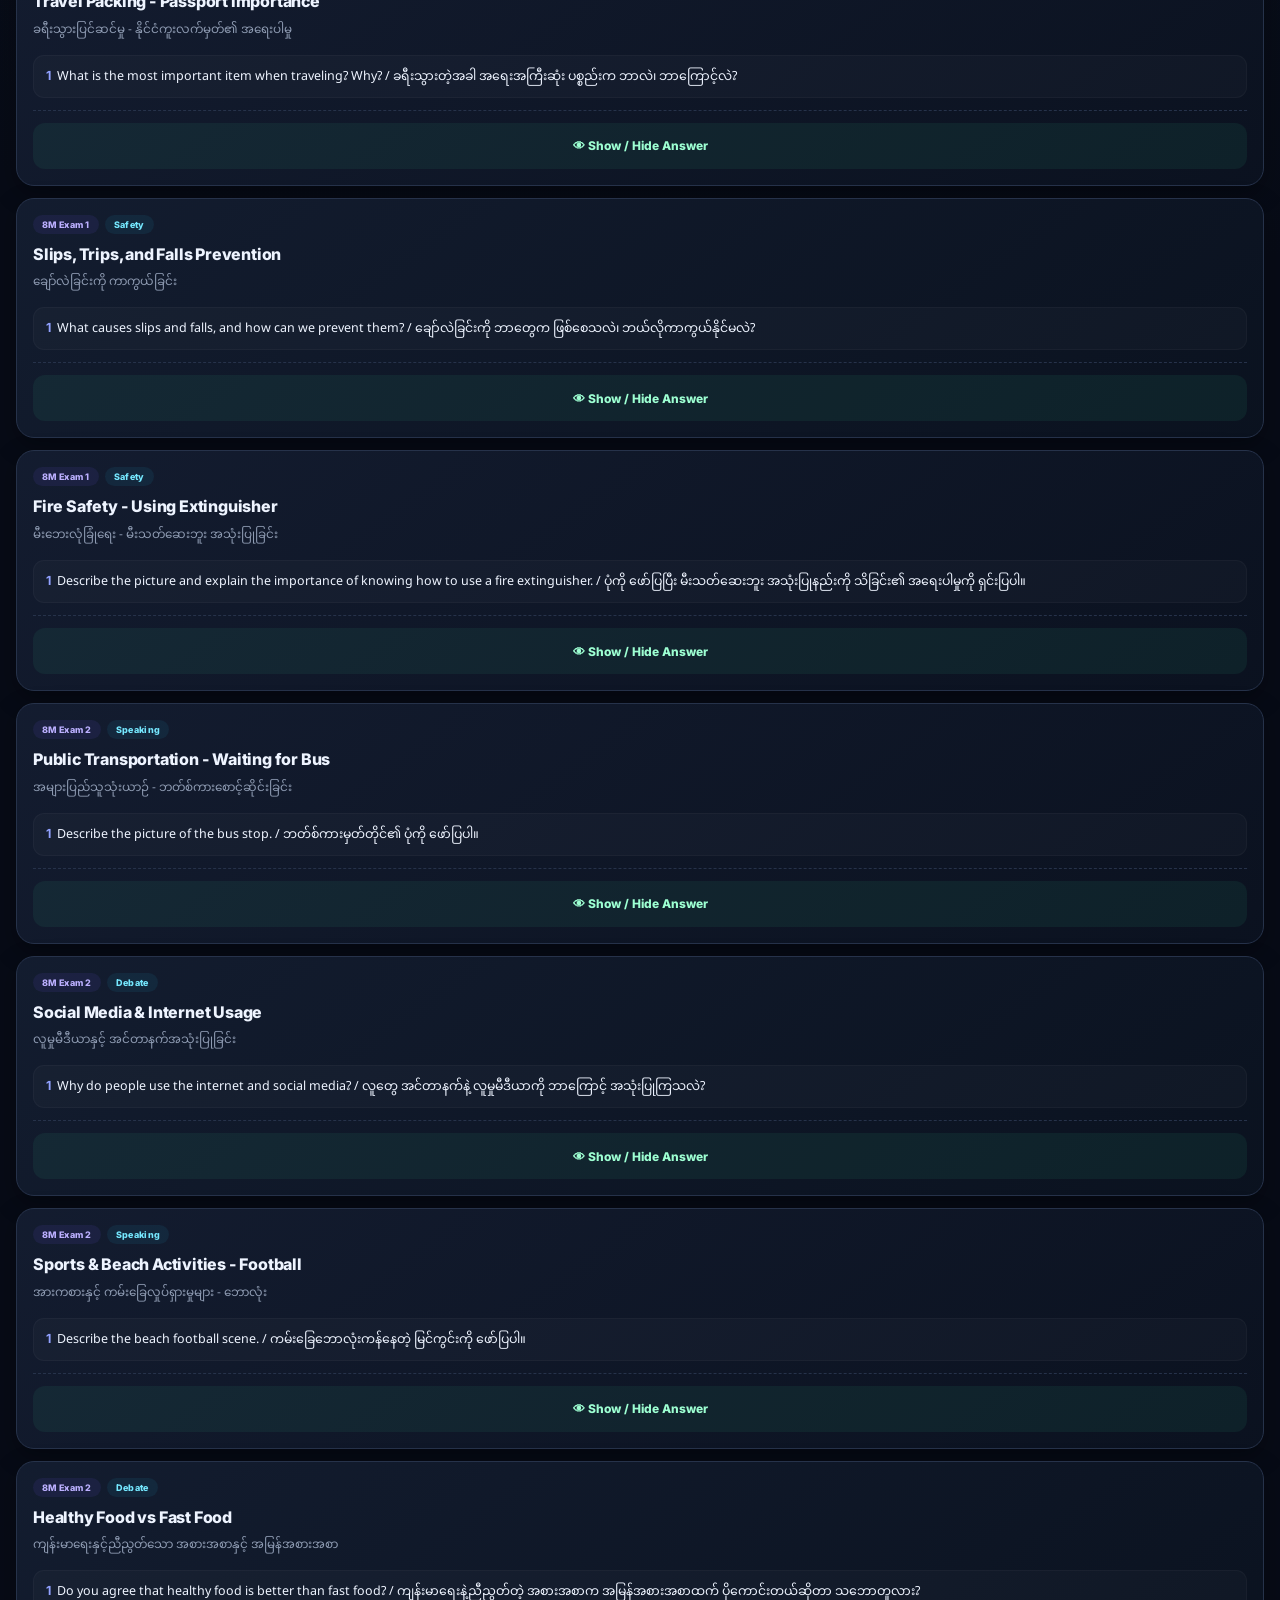
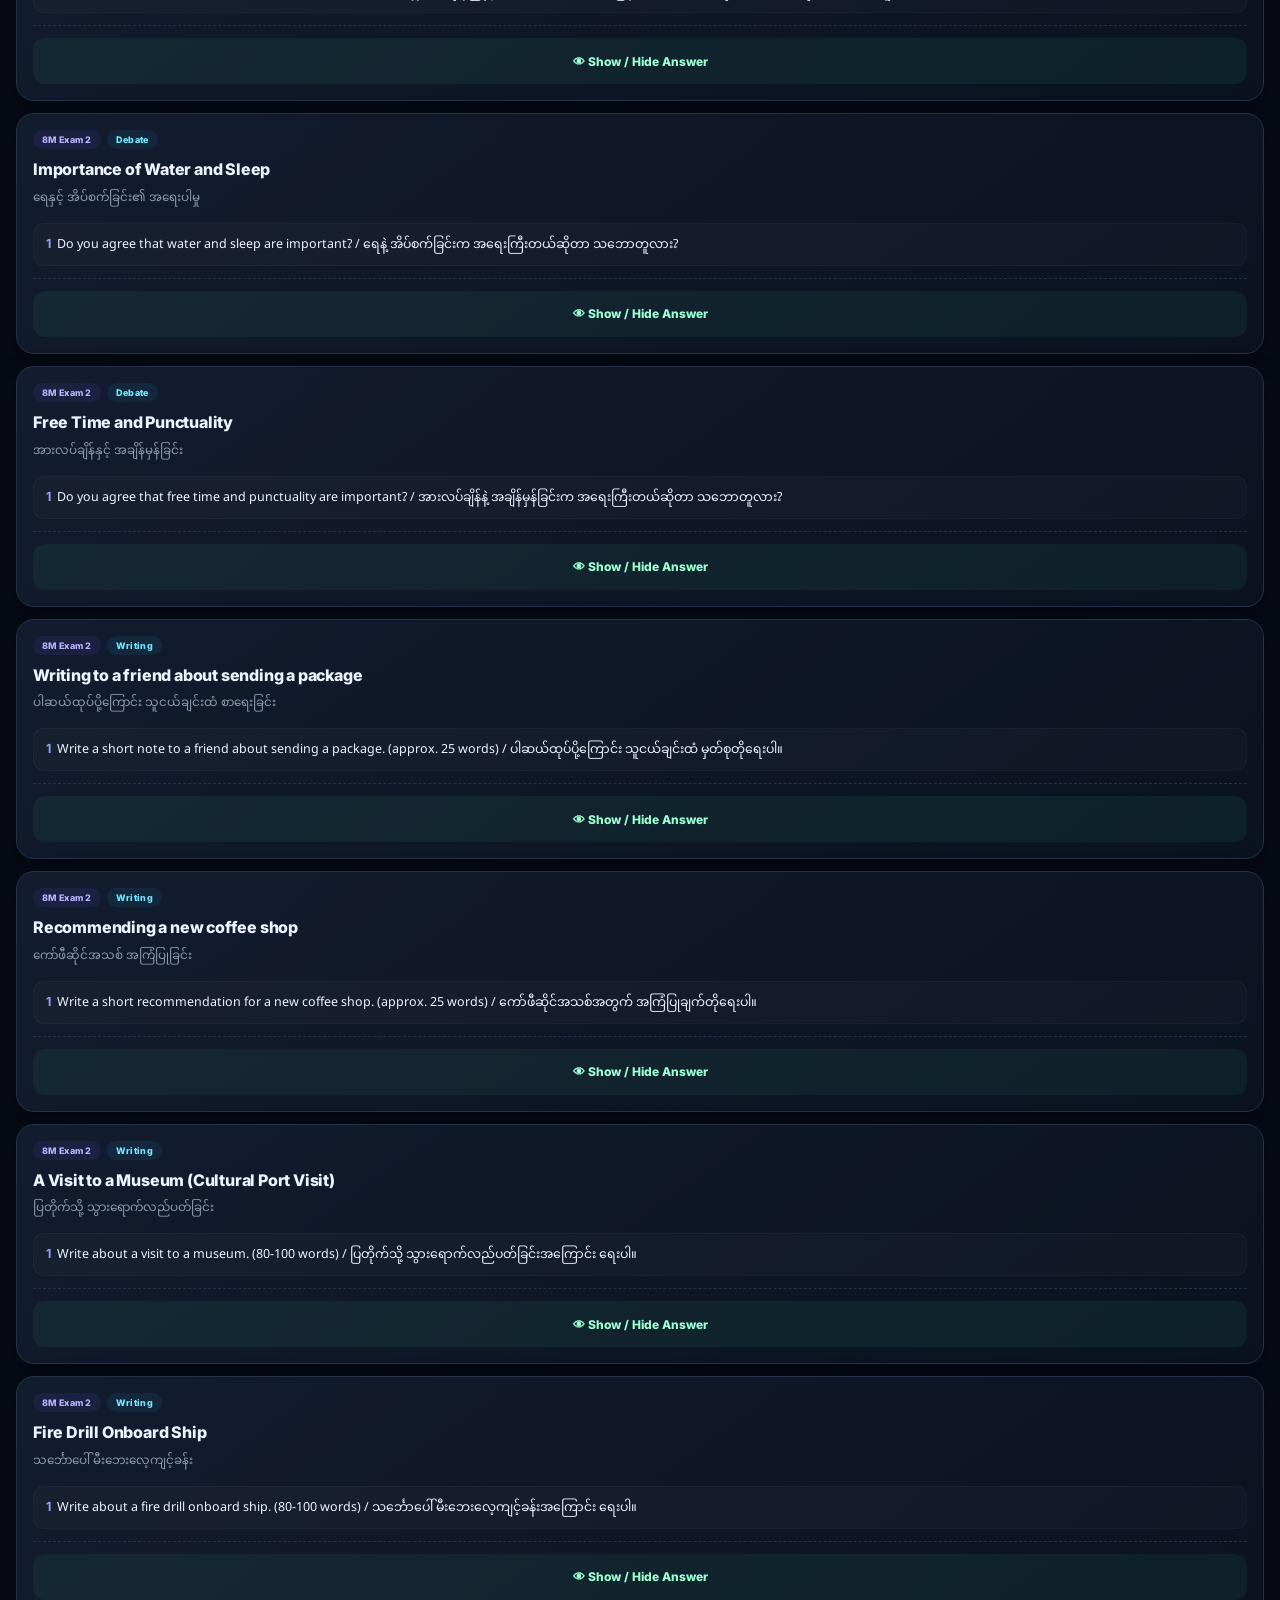
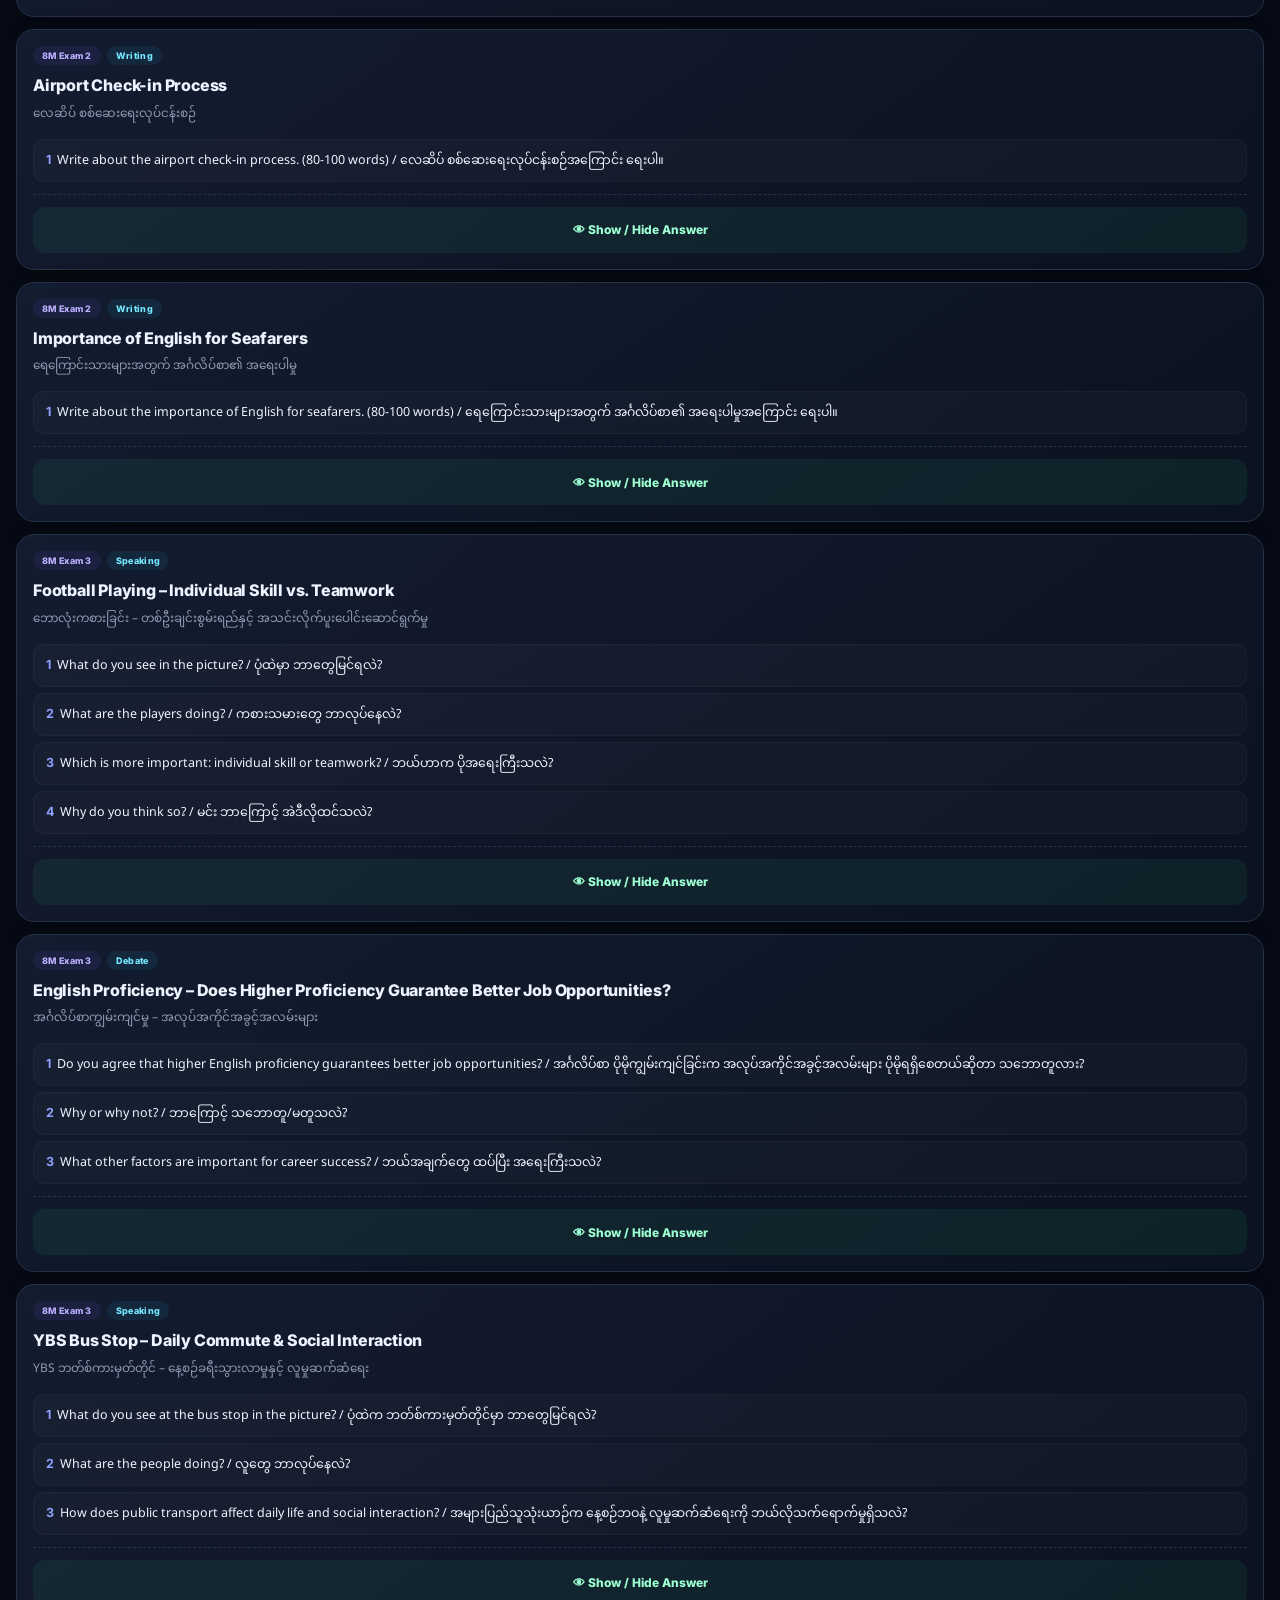
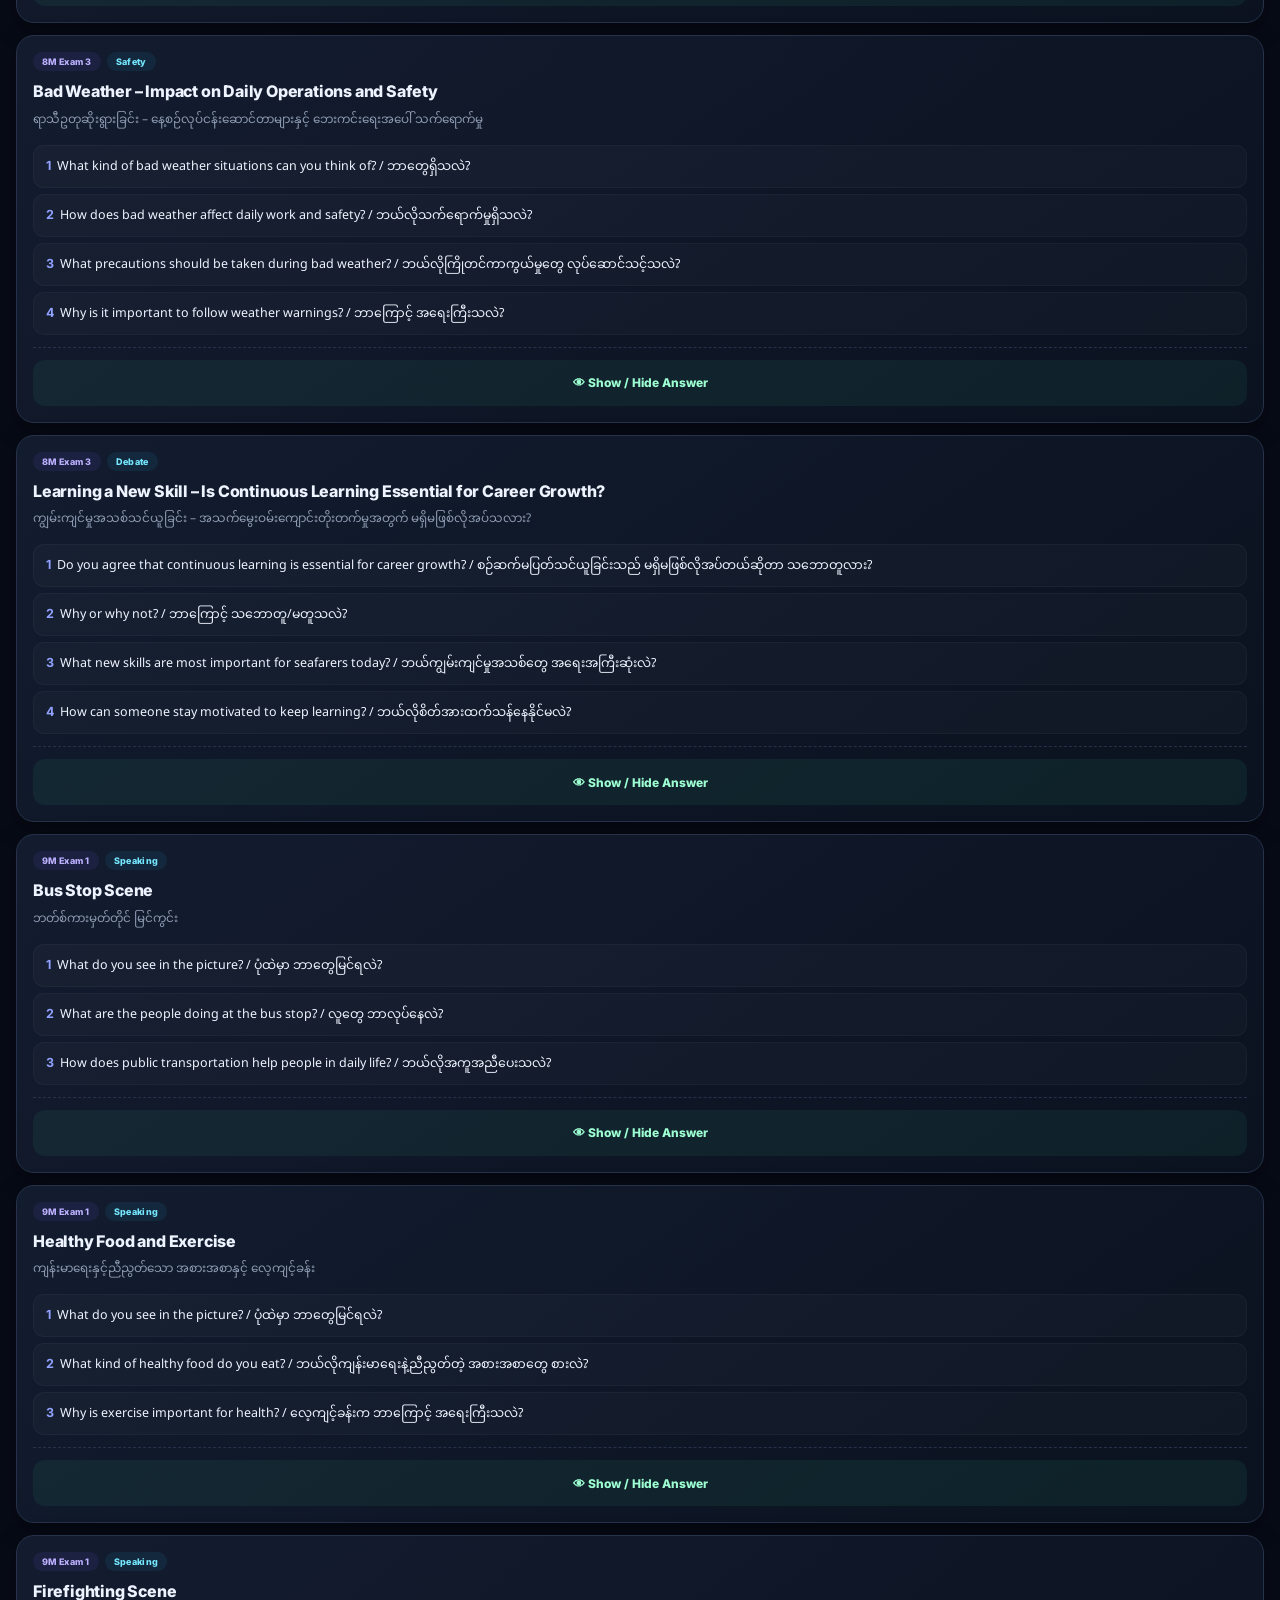
<file: oldquestions.html>
<!DOCTYPE html>
<html lang="my">
<head>
<meta charset="UTF-8">
<meta name="viewport" content="width=device-width,initial-scale=1,maximum-scale=1,user-scalable=no">
<meta name="theme-color" content="#070b16">
<meta name="apple-mobile-web-app-capable" content="yes">
<title>MEPT Master Hub — 7M → 10M</title>
<style>
@import url('https://fonts.googleapis.com/css2?family=Inter:wght@400;500;600;700;800&family=Noto+Sans+Myanmar:wght@400;500;600;700&display=swap');

*{box-sizing:border-box;-webkit-tap-highlight-color:transparent}

html,body{
  margin:0;padding:0;
  background:#070b16;
  color:#eef4ff;
  font-family:Inter,'Noto Sans Myanmar',-apple-system,BlinkMacSystemFont,sans-serif;
  overscroll-behavior-y:none;
}

body{
  background:
    radial-gradient(circle at 10% 0%,#221a55,transparent 35%),
    radial-gradient(circle at 90% 8%,#12364a,transparent 30%),
    #070b16;
  min-height:100vh;
  padding-bottom:calc(24px + env(safe-area-inset-bottom));
}

/* ── Header ────────────────────────────── */
.header{
  position:sticky;
  top:0;
  z-index:50;
  background:rgba(7,11,22,.94);
  backdrop-filter:blur(20px);
  -webkit-backdrop-filter:blur(20px);
  border-bottom:1px solid #1a2438;
  padding:14px 16px 10px;
  padding-top:calc(14px + env(safe-area-inset-top));
}

.top-row{
  display:flex;
  align-items:center;
  gap:10px;
  margin-bottom:12px;
}

.logo{
  width:38px;height:38px;
  border-radius:13px;
  background:linear-gradient(135deg,#7c5cff,#21d4fd);
  display:grid;place-items:center;
  font-size:19px;flex-shrink:0;
}

.brand-text{line-height:1.15;min-width:0;flex:1}
.brand-text b{font-size:14px;display:block;white-space:nowrap;overflow:hidden;text-overflow:ellipsis}
.brand-text small{font-size:10px;color:#9eabc2;display:block;margin-top:2px}

.badge{
  background:#7c5cff22;
  color:#a799ff;
  padding:7px 12px;
  border-radius:99px;
  font-size:12px;
  font-weight:800;
  flex-shrink:0;
  min-height:32px;
  display:flex;
  align-items:center;
  gap:4px;
}
.badge.clearable{
  background:#ffb84d22;
  color:#ffd591;
  cursor:pointer;
  border:0;
  font-family:inherit;
}
.badge.clearable:active{background:#ffb84d33}

.search-input{
  width:100%;
  padding:12px 16px;
  border:1px solid #26324a;
  border-radius:14px;
  background:#0d1424;
  color:#eef4ff;
  font-size:16px; /* prevents iOS zoom */
  font-family:inherit;
  outline:none;
  margin-bottom:10px;
  min-height:46px;
  -webkit-appearance:none;
  appearance:none;
}
.search-input::placeholder{color:#66738b}
.search-input:focus{border-color:#7c5cff}

.filter-row{
  display:grid;
  grid-template-columns:1fr 1fr auto;
  gap:8px;
}

.filter-btn{
  padding:10px 12px;
  border-radius:12px;
  border:1px solid #26324a;
  background:#11182a;
  color:#dce6fa;
  font-size:12px;
  font-weight:700;
  font-family:inherit;
  cursor:pointer;
  min-height:42px;
  text-align:left;
  white-space:nowrap;
  overflow:hidden;
  text-overflow:ellipsis;
  display:flex;
  align-items:center;
  gap:6px;
}
.filter-btn:active{background:#0d1424}
.filter-btn.active{
  background:linear-gradient(135deg,#7c5cff,#5f8dff);
  border-color:transparent;
  color:#fff;
}
.filter-btn.toggle{
  justify-content:center;
  padding:10px 14px;
}
.filter-btn.toggle.on{
  background:linear-gradient(135deg,#38e29b,#21d4fd);
  border-color:transparent;
  color:#062018;
}

/* ── Cards ─────────────────────────────── */
.grid{
  padding:14px 16px;
  display:flex;
  flex-direction:column;
  gap:12px;
}

.card{
  padding:16px;
  border:1px solid #26324a;
  border-radius:18px;
  background:linear-gradient(145deg,rgba(20,29,49,.94),rgba(11,18,32,.94));
  box-shadow:0 8px 24px rgba(0,0,0,.3);
}

.meta{
  display:flex;
  gap:6px;
  flex-wrap:wrap;
  margin-bottom:10px;
}

.tag{
  font-size:9px;
  font-weight:800;
  padding:4px 9px;
  border-radius:99px;
  background:rgba(124,92,255,.09);
  color:#bcb0ff;
  letter-spacing:.3px;
}
.tag.cat{background:rgba(33,212,253,.07);color:#75e8ff}

.title{
  font-size:16px;
  font-weight:800;
  line-height:1.35;
  letter-spacing:-.2px;
}

.mytitle{
  color:#8e9bb2;
  font-size:12px;
  margin-top:4px;
  font-family:'Noto Sans Myanmar',sans-serif;
}

.qs{
  margin-top:12px;
  display:flex;
  flex-direction:column;
  gap:6px;
}

.q{
  padding:10px 12px;
  border-radius:11px;
  background:rgba(255,255,255,.024);
  border:1px solid rgba(255,255,255,.03);
  font-size:12.5px;
  line-height:1.6;
  font-family:'Noto Sans Myanmar',sans-serif;
}
.q strong{
  color:#91a1ff;
  margin-right:6px;
  font-family:Inter,sans-serif;
}

/* ── Answer ────────────────────────────── */
.answer{
  margin-top:12px;
  padding-top:12px;
  border-top:1px dashed #26324a;
}

.answer-btn{
  width:100%;
  border:0;
  background:rgba(56,226,155,.07);
  color:#9dffd2;
  padding:12px;
  border-radius:12px;
  font-weight:800;
  font-size:12px;
  font-family:inherit;
  cursor:pointer;
  min-height:46px;
  transition:background .15s;
}
.answer-btn:active{background:rgba(56,226,155,.16)}

.answerbox{
  display:none;
  margin-top:10px;
  flex-direction:column;
  gap:8px;
}
.answerbox.show{display:flex}

.lang{
  padding:12px 14px;
  border-radius:11px;
  font-size:13px;
  line-height:1.7;
}
.lang.en{
  background:rgba(124,92,255,.05);
  border-left:3px solid #7c5cff;
}
.lang.my{
  background:rgba(255,184,77,.04);
  border-left:3px solid #ffb84d;
  font-family:'Noto Sans Myanmar',sans-serif;
}
.lang b{
  font-size:10px;
  display:block;
  margin-bottom:4px;
  letter-spacing:.8px;
  opacity:.75;
}

/* ── Exercise ──────────────────────────── */
.exercise{
  margin-top:10px;
  padding:12px;
  border:1px solid rgba(56,226,155,.13);
  border-radius:12px;
  background:rgba(56,226,155,.03);
}
.exercise h4{
  margin:0 0 8px;
  color:#7df3bc;
  font-size:11px;
  letter-spacing:.4px;
}
.exercise ol{padding-left:20px;margin:0}
.exercise li{
  font-size:12px;
  color:#cdd7e8;
  margin:6px 0;
  line-height:1.6;
}

.reveal-btn{
  width:100%;
  margin-top:8px;
  border:0;
  background:rgba(56,226,155,.07);
  color:#9dffd2;
  padding:11px;
  border-radius:10px;
  font-weight:700;
  font-size:11.5px;
  font-family:inherit;
  min-height:42px;
  cursor:pointer;
}

.practice{
  display:none;
  margin-top:8px;
  color:#b9c8df;
  font-size:12.5px;
  line-height:1.7;
  padding:10px 12px;
  background:rgba(255,255,255,.02);
  border-radius:9px;
}
.practice.show{display:block}

/* ── Empty / Footer ────────────────────── */
.empty{
  text-align:center;
  padding:60px 24px;
  color:#718099;
  font-size:13px;
  line-height:1.7;
}
.empty .big{font-size:36px;display:block;margin-bottom:12px;opacity:.5}

.foot{
  text-align:center;
  color:#4a566b;
  font-size:10px;
  padding:24px 20px;
  line-height:1.6;
}

/* ── Sheet ─────────────────────────────── */
.sheet-overlay{
  position:fixed;
  inset:0;
  background:rgba(0,0,0,.65);
  z-index:100;
  opacity:0;
  pointer-events:none;
  transition:opacity .22s ease;
}
.sheet-overlay.show{opacity:1;pointer-events:auto}

.sheet{
  position:fixed;
  left:0;right:0;bottom:0;
  z-index:101;
  background:#11182a;
  border-radius:24px 24px 0 0;
  border-top:1px solid #26324a;
  padding:10px 18px calc(20px + env(safe-area-inset-bottom));
  transform:translateY(100%);
  transition:transform .28s cubic-bezier(.4,0,.2,1);
  max-height:72vh;
  display:flex;
  flex-direction:column;
}
.sheet.show{transform:translateY(0)}

.sheet-handle{
  width:40px;height:4px;
  background:#26324a;
  border-radius:99px;
  margin:6px auto 14px;
  flex-shrink:0;
}
.sheet-title{
  font-size:16px;
  font-weight:800;
  margin-bottom:14px;
  flex-shrink:0;
}
.sheet-list{
  display:flex;
  flex-direction:column;
  gap:6px;
  overflow-y:auto;
  overscroll-behavior:contain;
  -webkit-overflow-scrolling:touch;
  padding-bottom:4px;
}
.sheet-list button{
  width:100%;
  text-align:left;
  padding:14px 16px;
  border-radius:13px;
  border:1px solid #26324a;
  background:#0d1424;
  color:#dce6fa;
  font-size:14px;
  font-weight:600;
  font-family:inherit;
  cursor:pointer;
  display:flex;
  justify-content:space-between;
  align-items:center;
  min-height:52px;
  gap:12px;
}
.sheet-list button:active{background:#0a1020}
.sheet-list button.active{
  background:linear-gradient(135deg,#7c5cff,#5f8dff);
  border-color:transparent;
  color:#fff;
}
.sheet-list button .count{
  font-size:11px;
  color:#697791;
  background:rgba(255,255,255,.04);
  padding:3px 9px;
  border-radius:99px;
  font-weight:700;
  flex-shrink:0;
}
.sheet-list button.active .count{
  color:rgba(255,255,255,.85);
  background:rgba(255,255,255,.16);
}

/* ── Scroll top FAB ────────────────────── */
.fab-top{
  position:fixed;
  right:16px;
  bottom:calc(20px + env(safe-area-inset-bottom));
  width:46px;height:46px;
  border-radius:50%;
  background:rgba(17,24,42,.92);
  backdrop-filter:blur(12px);
  -webkit-backdrop-filter:blur(12px);
  border:1px solid #26324a;
  color:#a799ff;
  font-size:18px;
  cursor:pointer;
  z-index:60;
  display:none;
  place-items:center;
  box-shadow:0 8px 24px rgba(0,0,0,.5);
}
.fab-top.show{display:grid}
.fab-top:active{transform:scale(.94)}
</style>
</head>
<body>

<!-- ═══ HEADER ═══ -->
<header class="header">
  <div class="top-row">
    <div class="logo">⚓</div>
    <div class="brand-text">
      <b>MEPT Master Hub</b>
      <small>Old Questions • 7M → 10M</small>
    </div>
    <button class="badge" id="countBadge">0</button>
  </div>
  <input id="search" class="search-input" placeholder="🔍 Search questions..." autocomplete="off">
  <div class="filter-row">
    <button class="filter-btn" id="batchBtn">📚 <span id="batchLabel">Batches</span></button>
    <button class="filter-btn" id="catBtn">🗂️ <span id="catLabel">Topics</span></button>
    <button class="filter-btn toggle" id="expandBtn">↕️ <span id="expandLabel">Open</span></button>
  </div>
</header>

<!-- ═══ CARDS ═══ -->
<main class="grid" id="grid"></main>

<div class="foot">
  MEPT Master Hub • Source question bank preserved<br>
  10M topics added as an update
</div>

<!-- ═══ FAB ═══ -->
<button class="fab-top" id="fabTop" aria-label="Scroll to top">↑</button>

<!-- ═══ SHEET ═══ -->
<div class="sheet-overlay" id="overlay"></div>
<div class="sheet" id="sheet">
  <div class="sheet-handle"></div>
  <div class="sheet-title" id="sheetTitle">Select</div>
  <div class="sheet-list" id="sheetList"></div>
</div>

<script>
const questionsData=[
/* ===== 7M EXAM 1 ===== */
{batch:'7m_exam1',category:'personal',type:'Speaking (Intro)',en:'Myself',my:'ကိုယ်ရေးအကြောင်း',
sub:['What is your name? / နာမည်ဘယ်လိုခေါ်လဲ?','How old are you? / အသက်ဘယ်လောက်လဲ?','What do you do? / ဘာအလုပ်လုပ်လဲ?','Where are you from? / ဘယ်ကလာလဲ?'],
answer:{en:'My name is John Smith. I am 25 years old. I am a maritime student at the academy. I come from Yangon, Myanmar.',my:'ကျွန်တော့်နာမည်က John Smith ပါ။ အသက် ၂၅ နှစ်ပါ။ ကျွန်တော်က ရေကြောင်းသင်တန်းကျောင်းက ကျောင်းသားပါ။ မြန်မာနိုင်ငံ၊ ရန်ကုန်ကလာတာပါ။'}},

{batch:'7m_exam1',category:'personal',type:'Speaking (Intro)',en:'My Hometown',my:'ကျွန်တော်/ကျွန်မ ဇာတိမြို့',
sub:['Where is your hometown? / ဇာတိမြို့ ဘယ်မှာလဲ?','What is famous in your hometown? / ဇာတိမြို့မှာ ဘာတွေကျော်ကြားလဲ?','What do you like about your hometown? / ဇာတိမြို့ကို ဘာကြိုက်လဲ?'],
answer:{en:'My hometown is Yangon, the largest city in Myanmar. It is famous for the Shwedagon Pagoda and delicious street food. I love the peaceful atmosphere and friendly people there.',my:'ကျွန်တော့်ဇာတိမြို့က မြန်မာနိုင်ငံရဲ့ အကြီးဆုံးမြို့ဖြစ်တဲ့ ရန်ကုန်မြို့ပါ။ ရွှေတိဂုံစေတီတော်နဲ့ အရသာရှိတဲ့ လမ်းဘေးအစားအစာတွေအတွက် ကျော်ကြားပါတယ်။ အဲဒီမှာ ငြိမ်းချမ်းတဲ့ လေထုနဲ့ ဖော်ရွေတဲ့လူတွေကို ကျွန်တော် သဘောကျတယ်။'}},

{batch:'7m_exam1',category:'personal',type:'Speaking (Intro)',en:'Famous food & places',my:'ကျော်ကြားသော အစားအစာများနှင့် နေရာများ',
sub:['What is the famous food in your country? / သင့်နိုင်ငံမှာ ဘာစားသောက်ကုန်တွေ ကျော်ကြားလဲ?','Which places do you recommend to visit? / ဘယ်နေရာတွေကို သွားရောက်လည်ပတ်ဖို့ အကြံပြုလဲ?'],
answer:{en:'In Myanmar, Mohinga is very famous. It is a delicious fish noodle soup. I recommend visiting Bagan, which has thousands of ancient temples, and Inle Lake, where you can see floating gardens.',my:'မြန်မာနိုင်ငံမှာ မုန့်ဟင်းခါးက အရမ်းကျော်ကြားပါတယ်။ ဒါက ငါးခေါက်ဆွဲဟင်းချိုတစ်မျိုးပါ။ ပုဂံကို သွားရောက်လည်ပတ်ဖို့ အကြံပြုချင်ပါတယ်။ အဲဒီမှာ ရှေးဟောင်းဘုရားပေါင်းထောင်ချီရှိတယ်။ အင်းလေးကန်ကိုလည်း သွားလို့ရပါတယ်။ အဲဒီမှာ ရေပေါ်ဥယျာဉ်တွေကို မြင်ရမှာပါ။'}},

{batch:'7m_exam1',category:'safety',type:'Speaking (Workplace)',en:'Restricted Areas',my:'တားမြစ်ထားသော နေရာများ',
sub:['What are restricted areas? / တားမြစ်နေရာဆိုတာ ဘာလဲ?','Why are they restricted? / ဘာကြောင့် တားမြစ်ထားတာလဲ?','What happens if you enter without permission? / ခွင့်ပြုချက်မရှိဘဲ ဝင်ရင် ဘာဖြစ်မလဲ?'],
answer:{en:'Restricted areas are places where only authorized personnel can enter. They are restricted for safety and security reasons. If you enter without permission, you may face serious consequences like accidents, injuries, or even legal action.',my:'တားမြစ်နေရာဆိုတာ ခွင့်ပြုချက်ရှိတဲ့သူတွေသာ ဝင်ရောက်နိုင်တဲ့နေရာတွေပါ။ လုံခြုံရေးနဲ့ ဘေးကင်းရေးအတွက် တားမြစ်ထားတာပါ။ ခွင့်ပြုချက်မရှိဘဲ ဝင်ရင် မတော်တဆမှုတွေ၊ ဒဏ်ရာရမှုတွေ၊ ဒါမှမဟုတ် တရားရေးဆိုင်ရာ အရေးယူမှုတွေလိုမျိုး ဆိုးကျိုးတွေ ခံစားရနိုင်ပါတယ်။'}},

{batch:'7m_exam1',category:'debate',type:'Speaking (Debate)',en:'Safety Vest and Safety Sign (Agree or Disagree?)',my:'ဘေးကင်းရေး အင်္ကျီနှင့် သတိပေး ဆိုင်းဘုတ်များ',
sub:['Do you agree with wearing safety vests? / ဘေးကင်းရေး အင်္ကျီဝတ်ခြင်းကို သဘောတူလား?','Are safety signs important? / သတိပေးဆိုင်းဘုတ်တွေ အရေးကြီးသလား?','Why or why not? / ဘာကြောင့် သဘောတူ/မတူသလဲ?'],
answer:{en:'Yes, I strongly agree with wearing safety vests. They make workers visible and protect them from accidents. Safety signs are also very important because they warn people about dangers. Without these measures, many accidents could happen. Safety should always come first.',my:'ဟုတ်ကဲ့၊ ဘေးကင်းရေးအင်္ကျီဝတ်တာကို ကျွန်တော် အပြင်းအထန် သဘောတူတယ်။ သူတို့က အလုပ်သမားတွေကို မြင်သာစေပြီး မတော်တဆမှုတွေကနေ ကာကွယ်ပေးတယ်။ သတိပေးဆိုင်းဘုတ်တွေလည်း အရမ်းအရေးကြီးတယ်။ ဘာဖြစ်လို့လဲဆိုတော့ သူတို့က လူတွေကို အန္တရာယ်တွေအကြောင်း သတိပေးတယ်။ ဒီအစီအမံတွေမရှိရင် မတော်တဆမှုတွေ အများကြီးဖြစ်နိုင်တယ်။ ဘေးကင်းရေးကို အမြဲတမ်း ဦးစားပေးသင့်တယ်။'}},

{batch:'7m_exam1',category:'debate',type:'Speaking (Debate)',en:'Follow request? (Agree or Disagree)',my:'တောင်းဆိုချက်ကို လိုက်နာမလား?',
sub:['Do you always follow safety requests? / ဘေးကင်းရေး တောင်းဆိုချက်တွေကို အမြဲ လိုက်နာလား?','Why is it important to follow? / လိုက်နာဖို့ ဘာကြောင့် အရေးကြီးသလဲ?','What happens if we ignore? / လျစ်လျူရှုရင် ဘာဖြစ်မလဲ?'],
answer:{en:'Yes, I always follow safety requests because they are made for our protection. It is important to follow them to prevent accidents and injuries. If we ignore safety requests, we put ourselves and others in danger. Following rules shows responsibility and respect for others.',my:'ဟုတ်ကဲ့၊ ကျွန်တော် ဘေးကင်းရေး တောင်းဆိုချက်တွေကို အမြဲလိုက်နာတယ်။ ဘာဖြစ်လို့လဲဆိုတော့ သူတို့က ကျွန်တော်တို့ရဲ့ ကာကွယ်ရေးအတွက် လုပ်ထားတာပါ။ မတော်တဆမှုတွေနဲ့ ဒဏ်ရာတွေကို ကာကွယ်ဖို့ လိုက်နာဖို့ အရေးကြီးတယ်။ ဘေးကင်းရေး တောင်းဆိုချက်တွေကို လျစ်လျူရှုရင် ကိုယ်ရော သူများပါ အန္တရာယ်ထဲ ထည့်လိုက်သလိုဖြစ်တယ်။ စည်းမျဉ်းတွေကို လိုက်နာတာက တာဝန်ယူမှုနဲ့ သူတစ်ပါးကို လေးစားမှုကို ပြသခြင်းပါ။'}},

{batch:'7m_exam1',category:'debate',type:'Speaking (Debate)',en:'How do these protect you from accidents?',my:'ဒါတွေက မတော်တဆမှုများမှ ဘယ်လိုကာကွယ်ပေးသလဲ?',
sub:['How do safety vests protect you? / ဘေးကင်းရေး အင်္ကျီက ဘယ်လိုကာကွယ်ပေးသလဲ?','How do safety signs help? / သတိပေးဆိုင်းဘုတ်တွေက ဘယ်လိုအကူအညီပေးသလဲ?','Can you give an example? / ဥပမာတစ်ခု ပေးနိုင်မလဲ?'],
answer:{en:'Safety vests protect us by making us visible to others, especially in dark or busy areas. Safety signs warn us about dangers like slippery floors or falling objects. For example, a "Wet Floor" sign tells people to be careful. These measures prevent accidents and save lives.',my:'ဘေးကင်းရေးအင်္ကျီက ကျွန်တော်တို့ကို အထူးသဖြင့် မှောင်တဲ့နေရာ ဒါမှမဟုတ် လူစည်ကားတဲ့နေရာတွေမှာ မြင်သာအောင် လုပ်ပေးပြီး ကာကွယ်ပေးတယ်။ သတိပေးဆိုင်းဘုတ်တွေက ချော်တဲ့ကြမ်းပြင်လို ဒါမှမဟုတ် ပြုတ်ကျတဲ့ပစ္စည်းတွေလိုမျိုး အန္တရာယ်တွေအကြောင်း သတိပေးတယ်။ ဥပမာ၊ "စိုစွတ်သောကြမ်းပြင်" ဆိုင်းဘုတ်က လူတွေကို သတိထားဖို့ ပြောတယ်။ ဒီအစီအမံတွေက မတော်တဆမှုတွေကို ကာကွယ်ပြီး အသက်တွေကို ကယ်တယ်။'}},

{batch:'7m_exam1',category:'debate',type:'Speaking (Debate)',en:'Uniform - Agree or Disagree?',my:'ယူနီဖောင်း - သဘောတူလား မတူလား?',
sub:['Do you agree with wearing uniform? / ယူနီဖောင်းဝတ်ခြင်းကို သဘောတူလား?','Why or why not? / ဘာကြောင့် သဘောတူ/မတူသလဲ?','What are the advantages? / အားသာချက်တွေက ဘာတွေလဲ?','What are the disadvantages? / အားနည်းချက်တွေက ဘာတွေလဲ?'],
answer:{en:'I agree with wearing uniforms because they create a professional image and make everyone equal. The advantages are that uniforms identify staff easily and promote teamwork. However, some people may not like uniforms because they limit personal style. Overall, I believe uniforms are beneficial in workplaces, especially on ships.',my:'ယူနီဖောင်းဝတ်တာကို ကျွန်တော် သဘောတူတယ်။ ဘာဖြစ်လို့လဲဆိုတော့ သူတို့က ပရော်ဖက်ရှင်နယ်ပုံရိပ်ကို ဖန်တီးပေးပြီး လူတိုင်းကို တန်းတူဖြစ်စေတယ်။ အားသာချက်တွေက ယူနီဖောင်းက ဝန်ထမ်းတွေကို အလွယ်တကူခွဲခြားသိစေပြီး အဖွဲ့လိုက်လုပ်ဆောင်မှုကို အားပေးတယ်။ ဒါပေမယ့် တချို့လူတွေက ကိုယ်ပိုင်စတိုင်ကို ကန့်သတ်တာကြောင့် ယူနီဖောင်းကို မကြိုက်နိုင်ဘူး။ ခြုံငုံကြည့်ရင် အထူးသဖြင့် သင်္ဘောတွေပေါ်မှာ အလုပ်ခွင်တွေမှာ ယူနီဖောင်းက အကျိုးရှိတယ်လို့ ကျွန်တော်ယုံကြည်တယ်။'}},

/* ===== 7M EXAM 2 ===== */
{batch:'7m_exam2',category:'speaking',type:'Speaking (Picture Description)',en:'World Map',my:'ကမ္ဘာ့မြေပုံ',
sub:['What do you see on the map? / မြေပုံပေါ်မှာ ဘာတွေမြင်ရလဲ?','Which countries are highlighted? / ဘယ်နိုင်ငံတွေ မီးမောင်းထိုးပြထားလဲ?','What can you learn from this map? / ဒီမြေပုံကနေ ဘာတွေသင်ယူနိုင်လဲ?'],
answer:{en:'On the world map, I can see all the continents and oceans. Some countries are highlighted in different colors. The map shows political boundaries and geographical features. From this map, I can learn about the location of countries, their sizes, and their neighbors. It helps me understand global geography.',my:'ကမ္ဘာ့မြေပုံပေါ်မှာ တိုက်ကြီးအားလုံးနဲ့ သမုဒ္ဒရာတွေကို မြင်ရတယ်။ တချို့နိုင်ငံတွေကို အရောင်အမျိုးမျိုးနဲ့ မီးမောင်းထိုးပြထားတယ်။ မြေပုံက နိုင်ငံရေးနယ်နိမိတ်တွေနဲ့ ပထဝီဝင်အသွင်အပြင်တွေကို ပြသထားတယ်။ ဒီမြေပုံကနေ နိုင်ငံတွေရဲ့ တည်နေရာ၊ အရွယ်အစားနဲ့ အိမ်နီးချင်းတွေအကြောင်း သင်ယူနိုင်တယ်။ ဒါက ကမ္ဘာ့ပထဝီဝင်ကို နားလည်ဖို့ အကူအညီပေးတယ်။'}},

{batch:'7m_exam2',category:'speaking',type:'Speaking (Picture Description)',en:'Safety training',my:'လုံခြုံရေးသင်တန်း',
sub:['What is happening in the picture? / ပုံထဲမှာ ဘာဖြစ်နေလဲ?','Why is safety training important? / လုံခြုံရေးသင်တန်းက ဘာကြောင့် အရေးကြီးသလဲ?','What do people learn in safety training? / လုံခြုံရေးသင်တန်းမှာ ဘာတွေသင်ယူရလဲ?'],
answer:{en:'In the picture, workers are attending a safety training session. They are learning about emergency procedures and safety equipment. Safety training is important because it prepares people for emergencies and prevents accidents. In these sessions, people learn about first aid, fire safety, and how to use safety equipment properly.',my:'ပုံထဲမှာ အလုပ်သမားတွေ လုံခြုံရေးသင်တန်းကို တက်ရောက်နေကြတယ်။ သူတို့က အရေးပေါ်လုပ်ထုံးလုပ်နည်းတွေနဲ့ ဘေးကင်းရေးပစ္စည်းတွေအကြောင်း သင်ယူနေကြတယ်။ လုံခြုံရေးသင်တန်းက အရေးကြီးတယ်။ ဘာဖြစ်လို့လဲဆိုတော့ ဒါက လူတွေကို အရေးပေါ်အခြေအနေတွေအတွက် ပြင်ဆင်ပေးပြီး မတော်တဆမှုတွေကို ကာကွယ်ပေးတယ်။ ဒီသင်တန်းတွေမှာ လူတွေက ရှေးဦးသူနာပြုနည်း၊ မီးဘေးလုံခြုံရေးနဲ့ ဘေးကင်းရေးပစ္စည်းတွေကို ဘယ်လိုမှန်ကန်စွာသုံးရမယ်ဆိုတာ သင်ယူရတယ်။'}},

{batch:'7m_exam2',category:'speaking',type:'Speaking (Picture Description)',en:'Preventing slips, falls',my:'ချော်လဲခြင်းကို ကာကွယ်ခြင်း',
sub:['What are the causes of slips and falls? / ချော်လဲခြင်းရဲ့ အကြောင်းရင်းတွေက ဘာတွေလဲ?','How can we prevent them? / ဘယ်လိုကာကွယ်နိုင်မလဲ?','What safety measures should we take? / ဘယ်လိုဘေးကင်းရေး အစီအမံတွေ လုပ်ဆောင်သင့်သလဲ?'],
answer:{en:'Slips and falls are often caused by wet floors, uneven surfaces, or poor lighting. We can prevent them by keeping floors clean and dry, using warning signs, and wearing proper footwear. Safety measures include regular cleaning, good lighting, and using anti-slip mats. These actions help create a safer environment.',my:'ချော်လဲခြင်းတွေက စိုစွတ်တဲ့ကြမ်းပြင်၊ မညီညာတဲ့မျက်နှာပြင် ဒါမှမဟုတ် အလင်းရောင်မကောင်းတာတွေကြောင့် ဖြစ်တတ်ပါတယ်။ ကြမ်းပြင်တွေကို သန့်ရှင်းပြီး ခြောက်သွေ့အောင်ထားခြင်း၊ သတိပေးဆိုင်းဘုတ်တွေသုံးခြင်းနဲ့ သင့်တော်တဲ့ဖိနပ်စီးခြင်းတို့ဖြင့် ကာကွယ်နိုင်ပါတယ်။ ဘေးကင်းရေးအစီအမံတွေက ပုံမှန်သန့်ရှင်းရေးလုပ်ခြင်း၊ အလင်းရောင်ကောင်းအောင်ထားခြင်းနဲ့ ချော်လဲမှုကာကွယ်တဲ့ဖျာတွေသုံးခြင်းတို့ ပါဝင်ပါတယ်။ ဒီလုပ်ဆောင်ချက်တွေက ပိုလုံခြုံတဲ့ပတ်ဝန်းကျင်ကို ဖန်တီးပေးပါတယ်။'}},

{batch:'7m_exam2',category:'debate',type:'Speaking (Debate / Discussion)',en:'Topic: Healthy',my:'အကြောင်းအရာ: ကျန်းမာရေး',
sub:['Why exercise is important for health? / လေ့ကျင့်ခန်းက ကျန်းမာရေးအတွက် ဘာကြောင့် အရေးကြီးသလဲ?','What kinds of food do you eat for your health? / ကျန်းမာရေးအတွက် ဘယ်လိုအစားအစာတွေ စားလဲ?','What kinds of food do you like? / ဘယ်လိုအစားအစာတွေ ကြိုက်လဲ?','How often do you do exercises? / လေ့ကျင့်ခန်း ဘယ်နှစ်ကြိမ် လုပ်လဲ?'],
answer:{en:'Exercise is important because it keeps our body strong and healthy. It also reduces stress and improves our mood. For my health, I eat fruits, vegetables, and fish. I like traditional food and seafood. I do exercises three times a week, including walking and swimming. Regular exercise and healthy food help me stay fit.',my:'လေ့ကျင့်ခန်းက ကျွန်တော်တို့ရဲ့ ခန္ဓာကိုယ်ကို သန်စွမ်းပြီး ကျန်းမာစေတဲ့အတွက် အရေးကြီးတယ်။ စိတ်ဖိစီးမှုကိုလည်း လျော့ကျစေပြီး စိတ်ခံစားချက်ကို ကောင်းစေတယ်။ ကျွန်တော့်ကျန်းမာရေးအတွက် သစ်သီးတွေ၊ ဟင်းသီးဟင်းရွက်တွေနဲ့ ငါးတွေကို စားတယ်။ ရိုးရာအစားအစာတွေနဲ့ ပင်လယ်စာတွေကို ကြိုက်တယ်။ တစ်ပတ်ကို သုံးကြိမ် လေ့ကျင့်ခန်းလုပ်တယ်။ လမ်းလျှောက်တာနဲ့ ရေကူးတာတွေ ပါဝင်တယ်။ ပုံမှန်လေ့ကျင့်ခန်းနဲ့ ကျန်းမာရေးနဲ့ညီညွတ်တဲ့ အစားအစာတွေက ကျွန်တော်ကို ကြံ့ခိုင်နေစေတယ်။'}},

{batch:'7m_exam2',category:'debate',type:'Speaking (Debate / Discussion)',en:'Topic: Friends and Family',my:'အကြောင်းအရာ: မိတ်ဆွေများနှင့် မိသားစု',
sub:['Why friends and family are important? / မိတ်ဆွေတွေနဲ့ မိသားစုက ဘာကြောင့် အရေးကြီးသလဲ?','How often do you contact your friends? / မိတ်ဆွေတွေကို ဘယ်နှစ်ကြိမ် ဆက်သွယ်လဲ?','How many family members do you have? / မိသားစုဝင် ဘယ်နှစ်ယောက်ရှိလဲ?','Who is the closest from your family? / မိသားစုထဲမှာ ဘယ်သူနဲ့ အရင်းနှီးဆုံးလဲ?'],
answer:{en:'Friends and family are important because they support us emotionally and give us strength. I contact my friends every day through messages and calls. I have five family members: my parents, two sisters, and me. My mother is the closest to me because she always cares for me and gives me good advice.',my:'မိတ်ဆွေတွေနဲ့ မိသားစုက စိတ်ပိုင်းဆိုင်ရာမှာ ကျွန်တော်တို့ကို ထောက်ပံ့ပေးပြီး ခွန်အားပေးတဲ့အတွက် အရေးကြီးတယ်။ မိတ်ဆွေတွေကို စာတိုပေးပို့တာနဲ့ ဖုန်းဆက်တာတွေကနေ နေ့တိုင်း ဆက်သွယ်တယ်။ ကျွန်တော့်မိသားစုမှာ ငါးယောက်ရှိတယ်။ အဖေ၊ အမေ၊ အစ်မနှစ်ယောက်နဲ့ ကျွန်တော်ပါ။ အမေက ကျွန်တော်နဲ့ အရင်းနှီးဆုံးပါ။ သူက ကျွန်တော့်ကို အမြဲဂရုစိုက်ပြီး အကြံကောင်းတွေ ပေးတယ်။'}},

/* ===== 7M EXAM 3 ===== */
{batch:'7m_exam3',category:'writing',type:'Writing Task (25 words)',en:'First day at workshop',my:'အလုပ်ရုံ ပထမဆုံးနေ့',
answer:{en:'My first day at the workshop was exciting. I met many new colleagues and learned about the safety rules. Everyone was friendly and helpful. I felt very welcome.',my:'အလုပ်ရုံမှာ ကျွန်တော့်ရဲ့ ပထမဆုံးနေ့က စိတ်လှုပ်ရှားစရာကောင်းခဲ့တယ်။ လုပ်ဖော်ကိုင်ဖက်အသစ်တွေနဲ့ မိတ်ဆက်ခဲ့ရပြီး ဘေးကင်းရေး စည်းမျဉ်းတွေကို လေ့လာခဲ့ရတယ်။ အားလုံးက ဖော်ရွေပြီး အကူအညီပေးတယ်။ ကျွန်တော် အရမ်းကြိုဆိုခံရတယ်လို့ ခံစားရတယ်။'}},

{batch:'7m_exam3',category:'writing',type:'Writing Task (25 words)',en:'Visit to port',my:'ဆိပ်ကမ်းသို့ သွားရောက်ခြင်း',
answer:{en:'I visited the port with my colleagues. We saw many large ships and containers. The port was very busy with workers and machines. It was an interesting experience.',my:'ကျွန်တော် လုပ်ဖော်ကိုင်ဖက်တွေနဲ့ ဆိပ်ကမ်းကို သွားရောက်လည်ပတ်ခဲ့တယ်။ သင်္ဘောကြီးတွေနဲ့ ကွန်တိန်နာတွေ အများကြီး မြင်ခဲ့ရတယ်။ ဆိပ်ကမ်းက အလုပ်သမားတွေနဲ့ စက်ပစ္စည်းတွေ အလုပ်ရှုပ်နေတယ်။ စိတ်ဝင်စားစရာ အတွေ့အကြုံတစ်ခုပါ။'}},

{batch:'7m_exam3',category:'writing',type:'Writing Task (80-100 words)',en:'Attending Workshop',my:'အလုပ်ရုံဆွေးနွေးပွဲ တက်ရောက်ခြင်း',
answer:{en:'Last week, I attended a workshop on maritime safety. The workshop was very informative and practical. We learned about emergency procedures, first aid, and fire prevention. The instructor was experienced and shared many real-life examples. We also had group discussions and practical exercises. I gained a lot of knowledge and confidence. I believe this workshop will help me in my future career at sea. I am grateful for this opportunity.',my:'ပြီးခဲ့တဲ့အပတ်က ကျွန်တော် ရေကြောင်းဘေးကင်းရေး ဆွေးနွေးပွဲတစ်ခုကို တက်ရောက်ခဲ့တယ်။ အဲဒီဆွေးနွေးပွဲက အလွန်အသိပညာပေးပြီး လက်တွေ့ကျတယ်။ အရေးပေါ် လုပ်ထုံးလုပ်နည်းတွေ၊ ရှေးဦးသူနာပြုနည်းနဲ့ မီးလောင်မှုကာကွယ်ရေးတွေကို သင်ယူခဲ့ရတယ်။ နည်းပြဆရာက အတွေ့အကြုံရင့်ကျက်ပြီး ဘဝဖြစ်ရပ်မှန်တွေ အများကြီးကို မျှဝေခဲ့တယ်။ အုပ်စုဖွဲ့ ဆွေးနွေးမှုတွေနဲ့ လက်တွေ့လေ့ကျင့်ခန်းတွေလည်း လုပ်ခဲ့ရတယ်။ အသိပညာနဲ့ ယုံကြည်မှု အများကြီး ရရှိခဲ့တယ်။ ဒီဆွေးနွေးပွဲက ကျွန်တော့်ရဲ့ အနာဂတ် ရေကြောင်းအလုပ်အကိုင်အတွက် အကူအညီဖြစ်မယ်လို့ ယုံကြည်တယ်။ ဒီအခွင့်အရေးအတွက် ကျေးဇူးတင်မိတယ်။'}},

{batch:'7m_exam3',category:'writing',type:'Writing Task (80-100 words)',en:'Visit to Terminal port',my:'ဆိပ်ကမ်းဂိတ်သို့ သွားရောက်ခြင်း',
answer:{en:'Our class visited the terminal port yesterday. We saw how containers are loaded and unloaded from ships. The port uses modern cranes and equipment. Workers follow strict safety rules. We also visited the control room where they monitor all operations. The port manager explained the whole process to us. It was a fascinating experience. I learned a lot about port operations and logistics. This visit helped me understand the importance of teamwork and safety in the maritime industry.',my:'မနေ့က ကျွန်တော်တို့ အတန်းက ဆိပ်ကမ်းဂိတ်ကို သွားရောက်လည်ပတ်ခဲ့တယ်။ ကွန်တိန်နာတွေကို သင်္ဘောတွေပေါ်ကနေ ဘယ်လိုတင်ဆွဲ၊ ချချတယ်ဆိုတာ မြင်ခဲ့ရတယ်။ ဆိပ်ကမ်းက ခေတ်မီ ကရိန်းတွေနဲ့ ပစ္စည်းတွေကို သုံးတယ်။ အလုပ်သမားတွေက တင်းကျပ်တဲ့ ဘေးကင်းရေး စည်းမျဉ်းတွေကို လိုက်နာတယ်။ လုပ်ငန်းဆောင်တာအားလုံးကို စောင့်ကြည့်တဲ့ ထိန်းချုပ်ခန်းကိုလည်း သွားရောက်ကြည့်ရှုခဲ့တယ်။ ဆိပ်ကမ်းမန်နေဂျာက လုပ်ငန်းစဉ်တစ်ခုလုံးကို ရှင်းပြခဲ့တယ်။ စိတ်ဝင်စားစရာ အတွေ့အကြုံတစ်ခုပါ။ ဆိပ်ကမ်းလုပ်ငန်းနဲ့ ထောက်ပံ့ပို့ဆောင်ရေးအကြောင်း အများကြီး သင်ယူခဲ့ရတယ်။ ဒီလည်ပတ်မှုက ရေကြောင်းလုပ်ငန်းမှာ အဖွဲ့လိုက်လုပ်ဆောင်မှုနဲ့ ဘေးကင်းရေးရဲ့ အရေးပါမှုကို နားလည်စေခဲ့တယ်။'}},

/* ===== 7M EXAM 4 ===== */
{batch:'7m_exam4',category:'personal',type:'Speaking (Personal)',en:'Basic Personal Info',my:'ကိုယ်ရေးကိုယ်တာ အခြေခံမေးခွန်းများ',
sub:['What is your name? / နာမည် ဘယ်သူလဲ?','How old are you? / အသက် ဘယ်လောက်လဲ?','What job do you want to do? Why? / ဘယ်အလုပ် လုပ်ချင်တာလဲ၊ ဘာကြောင့်လဲ?'],
answer:{en:'My name is Aung Ko. I am 22 years old. I want to be a marine engineer because I love working on ships and fixing machines. It is an exciting and challenging career that allows me to travel and learn new things.',my:'ကျွန်တော့်နာမည်က အောင်ကိုပါ။ အသက် ၂၂ နှစ်ပါ။ ကျွန်တော် ရေကြောင်းအင်ဂျင်နီယာ ဖြစ်ချင်တယ်။ ဘာဖြစ်လို့လဲဆိုတော့ သင်္ဘောတွေပေါ်မှာ အလုပ်လုပ်ရတာနဲ့ စက်တွေပြင်ရတာကို ကြိုက်လို့ပါ။ ဒါက ခရီးသွားရင်းနဲ့ အသစ်အဆန်းတွေ သင်ယူရတဲ့ စိတ်လှုပ်ရှားစရာနဲ့ စိန်ခေါ်မှုရှိတဲ့ အလုပ်တစ်ခုပါ။'}},

{batch:'7m_exam4',category:'personal',type:'Speaking (Daily Life)',en:'Daily Life & Preferences',my:'နေ့စဉ်ဘဝနှင့် နှစ်သက်မှုများ',
sub:['What kind of food do you like? / ဘယ်လို အစားအစာ ကြိုက်လဲ?','How did you come to the exam centre today? / ဒီနေ့ စာမေးပွဲဖြေဖို့ ဘာနဲ့ လာခဲ့တာလဲ?','Was your journey difficult? Why? / ခရီးလမ်းက ခက်ခဲခဲ့သလား၊ ဘာကြောင့်လဲ?','What is your favorite place in your hometown/township? / နေထိုင်ရာ မြို့နယ်ရဲ့ အကြိုက်ဆုံးနေရာက ဘာလဲ?'],
answer:{en:'I like traditional Burmese food, especially Mohinga and Shan noodles. I came to the exam centre by taxi today. The journey was not difficult because the traffic was light. My favorite place in my hometown is the city park. It is peaceful and I enjoy walking there in the evening.',my:'ကျွန်တော် မြန်မာရိုးရာအစားအစာတွေ အထူးသဖြင့် မုန့်ဟင်းခါးနဲ့ ရှမ်းခေါက်ဆွဲကို ကြိုက်တယ်။ ဒီနေ့ စာမေးပွဲဖြေဖို့ တက္ကစီနဲ့ လာခဲ့တယ်။ ကားအသွားအလာ သိပ်မများတော့ ခရီးက သိပ်မခက်ခဲဘူး။ ကျွန်တော့်ဇာတိမြို့မှာ အကြိုက်ဆုံးနေရာက မြို့ပန်းခြံပါ။ အဲဒီမှာ အေးချမ်းပြီး ညနေပိုင်းတွေမှာ လမ်းလျှောက်ရတာ သဘောကျတယ်။'}},

{batch:'7m_exam4',category:'debate',type:'Speaking (Discussion / Opinion)',en:'Discussion / Opinion',my:'ဆွေးနွေးခြင်း / သဘောထား',
sub:['What new things do you want to experience? Why? / ဘဝမှာ ဘယ်လို အတွေ့အကြုံသစ်တွေကို စမ်းသပ်လိုသလဲ၊ ဘာကြောင့်လဲ?','Do you agree that "Learning is a lifelong process"? / မင်း ဘဝတစ်ခုလုံး ပညာသင်ယူနေရတယ်ဆိုတာကို လက်ခံပါသလား?'],
answer:{en:'I want to experience living in a foreign country. I believe it will help me learn about different cultures and improve my language skills. Yes, I strongly agree that learning is a lifelong process. New technologies and challenges appear every day. We must keep learning to stay updated and succeed in life.',my:'ကျွန်တော် နိုင်ငံခြားမှာ နေထိုင်တဲ့ အတွေ့အကြုံကို လိုချင်တယ်။ ဒါက မတူညီတဲ့ ယဉ်ကျေးမှုတွေအကြောင်း လေ့လာနိုင်ပြီး ဘာသာစကားစွမ်းရည်ကို မြှင့်တင်နိုင်မယ်လို့ ယုံကြည်တယ်။ ဟုတ်ကဲ့၊ ဘဝတစ်ခုလုံး ပညာသင်ယူနေရတယ်ဆိုတာကို အပြင်းအထန် သဘောတူတယ်။ နည်းပညာအသစ်တွေနဲ့ စိန်ခေါ်မှုအသစ်တွေ နေ့တိုင်း ပေါ်လာတယ်။ အချိန်နဲ့အမျှ လိုက်လျောညီထွေဖြစ်ပြီး ဘဝမှာ အောင်မြင်ဖို့ ဆက်လက်သင်ယူနေရမယ်။'}},

{batch:'7m_exam4',category:'speaking',type:'Speaking (Picture Description)',en:'Picture: Firefighter extinguishing fire',my:'ဓါတ်ပုံ: မီးသတ်သမား မီးငြှိမ်းသတ်နေခြင်း',
sub:['What do you see in the picture? / ပုံထဲမှာ ဘာတွေမြင်ရလဲ?','What is the person doing? / လူက ဘာလုပ်နေလဲ?','Why is this important? / ဒါက ဘာကြောင့် အရေးကြီးသလဲ?','What safety equipment is being used? / ဘယ်လိုဘေးကင်းရေးပစ္စည်းတွေ သုံးနေလဲ?'],
answer:{en:'In the picture, I can see a firefighter or a crew member using a fire extinguisher to put out a fire. The person is wearing a safety helmet and protective clothing. This is very important because fires can cause serious damage and injuries. Using the right equipment and following safety procedures helps prevent accidents and saves lives.',my:'ပုံထဲမှာ မီးသတ်သမား ဒါမှမဟုတ် သင်္ဘောသားတစ်ယောက် မီးသတ်ဆေးဘူးကို သုံးပြီး မီးငြှိမ်းသတ်နေတာကို မြင်ရတယ်။ အဲဒီလူက ဘေးကင်းရေးဦးထုပ်နဲ့ အကာအကွယ်အဝတ်အစားတွေ ဝတ်ထားတယ်။ ဒါက အရမ်းအရေးကြီးတယ်။ ဘာဖြစ်လို့လဲဆိုတော့ မီးက ပြင်းထန်တဲ့ ပျက်စီးမှုတွေနဲ့ ဒဏ်ရာတွေကို ဖြစ်စေနိုင်လို့ပါ။ မှန်ကန်တဲ့ ပစ္စည်းတွေသုံးပြီး ဘေးကင်းရေးလုပ်ထုံးလုပ်နည်းတွေကို လိုက်နာတာက မတော်တဆမှုတွေကို ကာကွယ်ပြီး အသက်တွေကို ကယ်တယ်။'}},

{batch:'7m_exam4',category:'speaking',type:'Speaking (Picture Description)',en:'Picture: Person eating with hands',my:'ဓါတ်ပုံ: လက်နဲ့ ထမင်းစားနေသူ',
sub:['What do you see in the picture? / ပုံထဲမှာ ဘာတွေမြင်ရလဲ?','What is the person doing? / လူက ဘာလုပ်နေလဲ?','How do people eat in your culture? / မင်းတို့ယဉ်းကျေးမှုမှာ လူတွေ ဘယ်လိုစားကြသလဲ?','What are the advantages of eating with hands? / လက်နဲ့စားခြင်းရဲ့ အားသာချက်တွေက ဘာတွေလဲ?'],
answer:{en:'In the picture, I can see a person eating a meal with their hands. In Myanmar, many people eat with their hands, especially when eating traditional dishes like rice and curry. Eating with hands is natural and connects us to our culture. It also helps us enjoy the texture and temperature of the food. However, it is important to wash hands before eating for hygiene.',my:'ပုံထဲမှာ လူတစ်ယောက် လက်နဲ့ ထမင်းစားနေတာကို မြင်ရတယ်။ မြန်မာနိုင်ငံမှာ လူအများစုက လက်နဲ့စားကြတယ်။ အထူးသဖင့် ထမင်းနဲ့ ဟင်းတွေကို စားတဲ့အခါမှာပါ။ လက်နဲ့စားတာက သဘာဝကျပြီး ကျွန်တော်တို့ရဲ့ ယဉ်းကျေးမှုနဲ့ ချိတ်ဆက်ပေးတယ်။ အစားအစာရဲ့ အသွင်အပြင်နဲ့ အပူချိန်ကို ခံစားရစေတယ်။ ဒါပေမယ့် သန့်ရှင်းရေးအတွက် မစားခင်မှာ လက်ကို သေချာဆေးကြောဖို့ အရေးကြီးတယ်။'}},

{batch:'7m_exam4',category:'safety',type:'Speaking (Situation)',en:'Restaurant Situation: Discussing food preferences',my:'စားသောက်ဆိုင် အခြေအနေ',
sub:['What is your favorite restaurant? / မင်းရဲ့ အကြိုက်ဆုံးစားသောက်ဆိုင်က ဘာလဲ?','What do you usually order there? / အဲဒီမှာ မင်း ဘာများမှာလေ့ရှိသလဲ?','Why do you like that restaurant? / ဘာကြောင့် အဲဒီစားသောက်ဆိုင်ကို ကြိုက်တာလဲ?','How would you recommend it to a friend? / သူငယ်ချင်းကို ဘယ်လို အကြံပြုမလဲ?'],
answer:{en:'My favorite restaurant is "Golden Myanmar Restaurant" near the city center. I usually order Mohinga or Shan noodles because they are my favorite dishes. I like this restaurant because the food is delicious, the service is fast, and the prices are reasonable. I would recommend it to a friend by saying, "If you want to taste authentic Burmese food, you must visit Golden Myanmar Restaurant. Their Mohinga is the best!"',my:'ကျွန်တော့်အကြိုက်ဆုံးစားသောက်ဆိုင်က မြို့လယ်အနီးက "Golden Myanmar စားသောက်ဆိုင်" ပါ။ အများအားဖြင့် မုန့်ဟင်းခါး ဒါမှမဟုတ် ရှမ်းခေါက်ဆွဲကို မှာတယ်။ ဘာဖြစ်လို့လဲဆိုတော့ သူတို့က ကျွန်တော့်အကြိုက်ဆုံးဟင်းတွေပါ။ ဒီစားသောက်ဆိုင်ကို ကြိုက်တာက အစားအစာက အရသာရှိတယ်၊ ဝန်ဆောင်မှုက မြန်တယ်၊ ဈေးနှုန်းတွေက သင့်တင့်မျှတလို့ပါ။ သူငယ်ချင်းကို ဒီလိုအကြံပြုမယ်။ "မင်း စစ်မှန်တဲ့ မြန်မာရိုးရာအစားအစာကို စမ်းသုံးကြည့်ချင်ရင် Golden Myanmar စားသောက်ဆိုင်ကို သွားရမယ်။ သူတို့ရဲ့ မုန့်ဟင်းခါးက အကောင်းဆုံးပဲ!"'}},

/* ===== 8M EXAM 1 ===== */
{batch:'8m_exam1',category:'personal',type:'Speaking (Personal)',en:'Your Name and Hometown',my:'နာမည်နှင့် နေထိုင်ရာ',
sub:['What is your name and where do you live? / နာမည်ဘယ်လိုခေါ်လဲ နဲ့ ဘယ်မှာနေထိုင်လဲ?'],
answer:{en:'My name is Myo Khant, and I live in Yangon, Myanmar. My hometown has a peaceful environment with friendly neighborhoods.',my:'ကျွန်တော့်နာမည်က Myo Khant ပါ၊ ကျွန်တော် မြန်မာနိုင်ငံ၊ ရန်ကုန်မြို့မှာ နေထိုင်ပါတယ်။ ကျွန်တော့်ဇာတိမြို့က ငြိမ်းချမ်းပြီး ဖော်ရွေတဲ့ ရပ်ကွက်တွေ ရှိပါတယ်။'}},

{batch:'8m_exam1',category:'personal',type:'Speaking (Personal)',en:'Education and Major',my:'ပညာအရည်အချင်းနှင့် ဘာသာရပ်',
sub:['What education level have you completed / What was your major and why did you choose it? / ဘယ်ပညာအရည်အချင်း ပြီးမြောက်ထားလဲ / ဘာသာရပ်က ဘာလဲ နဲ့ ဘာကြောင့် ရွေးချယ်ခဲ့တာလဲ?'],
answer:{en:'I have completed my graduation with a major in Psychology. I chose this major because I am deeply interested in understanding human behavior, mental processes, and how people interact in various social environments.',my:'ကျွန်တော် စိတ်ပညာဘာသာရပ်ဖြင့် ဘွဲ့ရရှိထားပါတယ်။ လူ့အပြုအမူ၊ စိတ်ဖြစ်စဉ်တွေနဲ့ လူမှုပတ်ဝန်းကျင်အမျိုးမျိုးမှာ လူတွေ ဘယ်လို ဆက်ဆံကြသလဲဆိုတာကို နက်နက်ရှိုင်းရှိုင်း စိတ်ဝင်စားလို့ ဒီဘာသာရပ်ကို ရွေးချယ်ခဲ့တာပါ။'}},

{batch:'8m_exam1',category:'personal',type:'Speaking (Personal)',en:'Future Goals',my:'အနာဂတ်ရည်မှန်းချက်များ',
sub:['What is your goal in life / What do you want to do in the future? / ဘဝရည်မှန်းချက်က ဘာလဲ / အနာဂတ်မှာ ဘာလုပ်ချင်လဲ?'],
answer:{en:'My primary goal is to become an expert professional in my field, lead training development programs, and build a stable and successful career for my future.',my:'ကျွန်တော့်ရဲ့ အဓိကရည်မှန်းချက်က ကျွန်တော့်နယ်ပယ်မှာ ကျွမ်းကျင်ပညာရှင်တစ်ယောက်ဖြစ်လာဖို့၊ သင်တန်းဖွံ့ဖြိုးရေးအစီအစဉ်တွေကို ဦးဆောင်ဖို့နဲ့ အနာဂတ်အတွက် တည်ငြိမ်အောင်မြင်တဲ့ အသက်မွေးဝမ်းကျောင်းတစ်ခု တည်ဆောက်ဖို့ပါ။'}},

{batch:'8m_exam1',category:'personal',type:'Speaking (Personal)',en:'Liked and Disliked Places in Hometown',my:'ဇာတိမြို့ရှိ ကြိုက်နှစ်သက်သော နှင့် မကြိုက်သော နေရာများ',
sub:['What places do you like in your hometown and why? / ဇာတိမြို့မှာ ဘယ်နေရာတွေကို ကြိုက်လဲ နဲ့ ဘာကြောင့်လဲ?','What places do you dislike? / ဘယ်နေရာတွေကို မကြိုက်လဲ?'],
answer:{en:'I like public parks in my city because they offer a quiet, green space to relax and exercise. On the other hand, I dislike crowded and congested areas during peak traffic hours because they cause unnecessary delays and stress.',my:'ကျွန်တော် မြို့ထဲက အများပြည်သူသုံး ပန်းခြံတွေကို ကြိုက်တယ်။ ဘာဖြစ်လို့လဲဆိုတော့ သူတို့က အေးချမ်းပြီး စိမ်းလန်းတဲ့နေရာမှာ အနားယူပြီး လေ့ကျင့်ခန်းလုပ်ဖို့ ပေးတယ်။ အခြားတစ်ဖက်မှာ၊ ကားအသွားအလာ အများဆုံးအချိန်တွေမှာ လူစည်ကားပြီး ရှုပ်ယှက်ခတ်နေတဲ့နေရာတွေကို မကြိုက်ဘူး။ ဘာဖြစ်လို့လဲဆိုတော့ သူတို့က မလိုအပ်တဲ့ နှောင့်နှေးမှုတွေနဲ့ စိတ်ဖိစီးမှုတွေ ဖြစ်စေလို့ပါ။'}},

{batch:'8m_exam1',category:'personal',type:'Speaking (Personal)',en:'Country to Visit',my:'သွားရောက်လည်ပတ်လိုသော နိုင်ငံ',
sub:['Which country do you want to visit and why? / ဘယ်နိုင်ငံကို သွားရောက်လည်ပတ်ချင်လဲ နဲ့ ဘာကြောင့်လဲ?'],
answer:{en:'I want to visit Japan because I am fascinated by its unique blend of ancient traditions and advanced technology, as well as its beautiful landscapes and clean cities.',my:'ကျွန်တော် ဂျပန်ကို သွားရောက်လည်ပတ်ချင်တယ်။ ဘာဖြစ်လို့လဲဆိုတော့ ရှေးဟောင်းရိုးရာဓလေ့တွေနဲ့ ခေတ်မီနည်းပညာတွေရဲ့ ထူးခြားတဲ့ ပေါင်းစပ်မှု၊ လှပလွန်းတဲ့ ရှုခင်းတွေနဲ့ သန့်ရှင်းတဲ့မြို့တွေကို ကျွန်တော် စွဲဆောင်မိလို့ပါ။'}},

{batch:'8m_exam1',category:'speaking',type:'Speaking (Picture)',en:'World Map Reading - Myanmar Location',my:'ကမ္ဘာ့မြေပုံ - မြန်မာနိုင်ငံ တည်နေရာ',
sub:['Locate Myanmar on the world map and describe its location. / ကမ္ဘာ့မြေပုံပေါ်တွင် မြန်မာနိုင်ငံကို ရှာဖွေပြီး ၎င်း၏တည်နေရာကို ဖော်ပြပါ။'],
answer:{en:'Looking at the world map, Myanmar is situated in Southeast Asia. It is bordered by India, Bangladesh, China, Laos, and Thailand, and it has a long coastline facing the Bay of Bengal and the Andaman Sea.',my:'ကမ္ဘာ့မြေပုံကို ကြည့်လျှင် မြန်မာနိုင်ငံသည် အရှေ့တောင်အာရှတွင် တည်ရှိသည်။ အိန္ဒိယ၊ ဘင်္ဂလားဒေ့ရှ်၊ တရုတ်၊ လာအိုနှင့် ထိုင်းနိုင်ငံတို့နှင့် နယ်နိမိတ်ချင်းထိစပ်ပြီး ဘင်္ဂလားပင်လယ်အော်နှင့် အင်းဒီယန်ပင်လယ်တို့ကို မျက်နှာမူထားသည့် ရှည်လျားသော ကမ်းရိုးတန်းလည်း ရှိသည်။'}},

{batch:'8m_exam1',category:'speaking',type:'Speaking (Picture)',en:'Travel Packing - Passport Importance',my:'ခရီးသွားပြင်ဆင်မှု - နိုင်ငံကူးလက်မှတ်၏ အရေးပါမှု',
sub:['What is the most important item when traveling? Why? / ခရီးသွားတဲ့အခါ အရေးအကြီးဆုံး ပစ္စည်းက ဘာလဲ၊ ဘာကြောင့်လဲ?'],
answer:{en:'The most important item is the passport. Why? Because it is an official international identification document required to cross borders, board international flights, and check into foreign hotels.',my:'အရေးအကြီးဆုံး ပစ္စည်းက နိုင်ငံကူးလက်မှတ်ပါ။ ဘာကြောင့်လဲဆိုတော့ နိုင်ငံခြားကို ဖြတ်သန်းဖို့၊ နိုင်ငံတကာလေယာဉ်တွေ စီးဖို့နဲ့ နိုင်ငံခြားဟိုတယ်တွေမှာ တည်းခိုဖို့ လိုအပ်တဲ့ တရားဝင် နိုင်ငံတကာ သက်သေခံစာရွက်စာတမ်းဖြစ်လို့ပါ။'}},

{batch:'8m_exam1',category:'safety',type:'Speaking (Situation)',en:'Slips, Trips, and Falls Prevention',my:'ချော်လဲခြင်းကို ကာကွယ်ခြင်း',
sub:['What causes slips and falls, and how can we prevent them? / ချော်လဲခြင်းကို ဘာတွေက ဖြစ်စေသလဲ၊ ဘယ်လိုကာကွယ်နိုင်မလဲ?'],
answer:{en:'Slips and falls usually happen due to wet floors, oil spills, or unorganized items in walkways without warning signs. To prevent them, we must clean spills immediately, put up caution signs, wear proper non-slip footwear, and keep pathways clear both at home and onboard ships.',my:'ချော်လဲခြင်းတွေဟာ စိုစွတ်တဲ့ကြမ်းပြင်၊ ဆီယိုဖိတ်မှု၊ ဒါမှမဟုတ် သတိပေးဆိုင်းဘုတ်မပါတဲ့ လမ်းသွားလမ်းလာတွေမှာ စုစည်းမှုမရှိတဲ့ ပစ္စည်းတွေကြောင့် ဖြစ်တတ်ပါတယ်။ ကာကွယ်ဖို့ ယိုဖိတ်မှုတွေကို ချက်ချင်းသန့်ရှင်းရေးလုပ်ရမယ်၊ သတိပေးဆိုင်းဘုတ်တွေ တပ်ဆင်ရမယ်၊ ချော်လဲမှုကာကွယ်တဲ့ ဖိနပ်တွေ စီးရမယ်၊ နဲ့ အိမ်မှာရော သင်္ဘောပေါ်မှာပါ လမ်းကြောင်းတွေကို ရှင်းလင်းထားရမယ်။'}},

{batch:'8m_exam1',category:'safety',type:'Speaking (Picture)',en:'Fire Safety - Using Extinguisher',my:'မီးဘေးလုံခြုံရေး - မီးသတ်ဆေးဘူး အသုံးပြုခြင်း',
sub:['Describe the picture and explain the importance of knowing how to use a fire extinguisher. / ပုံကို ဖော်ပြပြီး မီးသတ်ဆေးဘူး အသုံးပြုနည်းကို သိခြင်း၏ အရေးပါမှုကို ရှင်းပြပါ။'],
answer:{en:'In this picture, a person is holding a portable fire extinguisher inside a room. This highlights workplace safety and emergency preparedness. Knowing how to use an extinguisher can stop a small fire from turning into a major disaster.',my:'ဒီပုံထဲမှာ လူတစ်ယောက်ဟာ အခန်းတစ်ခုထဲမှာ လက်ကိုင်မီးသတ်ဆေးဘူးကို ကိုင်ထားတာကို မြင်ရတယ်။ ဒါက လုပ်ငန်းခွင်ဘေးကင်းရေးနဲ့ အရေးပေါ်အသင့်ပြင်ဆင်မှုကို မီးမောင်းထိုးပြထားတာပါ။ မီးသတ်ဆေးဘူးကို ဘယ်လိုသုံးရမယ်ဆိုတာ သိခြင်းက မီးငယ်လေးကို ကြီးမားတဲ့ဘေးဆိုးကြီးအဖြစ် မပြောင်းလဲအောင် တားဆီးနိုင်ပါတယ်။'}},

/* ===== 8M EXAM 2 ===== */
{batch:'8m_exam2',category:'speaking',type:'Speaking (Picture)',en:'Public Transportation - Waiting for Bus',my:'အများပြည်သူသုံးယာဉ် - ဘတ်စ်ကားစောင့်ဆိုင်းခြင်း',
sub:['Describe the picture of the bus stop. / ဘတ်စ်ကားမှတ်တိုင်၏ ပုံကို ဖော်ပြပါ။'],
answer:{en:'This picture shows a person standing at a bus stop waiting for public transport. It reflects daily commuting and routine life, where people use public transit to travel to work or school efficiently.',my:'ဒီပုံက ဘတ်စ်ကားမှတ်တိုင်မှာ အများပြည်သူသုံးယာဉ်ကို စောင့်ဆိုင်းနေတဲ့ လူတစ်ယောက်ကို ပြထားတယ်။ ဒါက နေ့စဉ်ခရီးသွားလာမှုနဲ့ လုပ်ရိုးလုပ်စဉ်ဘဝကို ထင်ဟပ်စေတယ်။ လူတွေဟာ အလုပ် ဒါမှမဟုတ် ကျောင်းကို ထိရောက်စွာ သွားလာဖို့ အများပြည်သူသုံးယာဉ်တွေကို အသုံးပြုကြတယ်။'}},

{batch:'8m_exam2',category:'debate',type:'Speaking (Discussion)',en:'Social Media & Internet Usage',my:'လူမှုမီဒီယာနှင့် အင်တာနက်အသုံးပြုခြင်း',
sub:['Why do people use the internet and social media? / လူတွေ အင်တာနက်နဲ့ လူမှုမီဒီယာကို ဘာကြောင့် အသုံးပြုကြသလဲ?'],
answer:{en:'People use the internet for communication, education, business, and entertainment. Social apps like Facebook and messaging tools help us stay connected with family and colleagues worldwide, though we must manage our daily screen time wisely.',my:'လူတွေဟာ ဆက်သွယ်ရေး၊ ပညာရေး၊ စီးပွားရေးနဲ့ ဖျော်ဖြေရေးအတွက် အင်တာနက်ကို အသုံးပြုကြတယ်။ Facebook လိုမျိုး လူမှုရေးအက်ပ်တွေနဲ့ စာတိုပေးပို့ရေးကိရိယာတွေက မိသားစုနဲ့ လုပ်ဖော်ကိုင်ဖက်တွေနဲ့ ကမ္ဘာအနှံ့ ဆက်သွယ်နေဖို့ ကူညီပေးပေမယ့် နေ့စဉ်စခရင်အသုံးပြုချိန်ကို ပညာရှိရှိ စီမံခန့်ခွဲရမယ်။'}},

{batch:'8m_exam2',category:'speaking',type:'Speaking (Picture)',en:'Sports & Beach Activities - Football',my:'အားကစားနှင့် ကမ်းခြေလှုပ်ရှားမှုများ - ဘောလုံး',
sub:['Describe the beach football scene. / ကမ်းခြေဘောလုံးကန်နေတဲ့ မြင်ကွင်းကို ဖော်ပြပါ။'],
answer:{en:'The picture shows people playing beach football in various active styles. Playing sports on the sand is physically demanding because of the loose ground, which helps build great teamwork, stamina, and agility.',my:'ဒီပုံက လူတွေ ကမ်းခြေမှာ ဘောလုံးကန်နေတဲ့ တက်ကြွတဲ့ ပုံစံအမျိုးမျိုးကို ပြထားတယ်။ သဲပေါ်မှာ အားကစားလုပ်တာက မြေသားမတည်ငြိမ်တာကြောင့် ရုပ်ပိုင်းဆိုင်ရာ အလွန်အထိုက်အမ လိုအပ်ပြီး အဖွဲ့လိုက်ပူးပေါင်းဆောင်ရွက်မှု၊ ခံနိုင်ရည်နဲ့ လျင်မြန်သွက်လက်မှုကို တည်ဆောက်ပေးတယ်။'}},

{batch:'8m_exam2',category:'debate',type:'Speaking (Debate)',en:'Healthy Food vs Fast Food',my:'ကျန်းမာရေးနှင့်ညီညွတ်သော အစားအစာနှင့် အမြန်အစားအစာ',
sub:['Do you agree that healthy food is better than fast food? / ကျန်းမာရေးနဲ့ညီညွတ်တဲ့ အစားအစာက အမြန်အစားအစာထက် ပိုကောင်းတယ်ဆိုတာ သဘောတူလား?'],
answer:{en:'I strongly agree. Healthy food provides essential nutrients, vitamins, and sustained energy. Fast food is high in trans fats, sodium, and sugar, which can lead to obesity and heart problems.',my:'ကျွန်တော် အပြင်းအထန် သဘောတူတယ်။ ကျန်းမာရေးနဲ့ညီညွတ်တဲ့ အစားအစာက မရှိမဖြစ်လိုအပ်တဲ့ အာဟာရဓာတ်တွေ၊ ဗီတာမင်တွေနဲ့ ရေရှည်စွမ်းအင်ကို ထောက်ပံ့ပေးတယ်။ အမြန်အစားအစာမှာ အဆီအမျိုးအစားဆိုးတွေ၊ ဆိုဒီယမ်နဲ့ သကြားဓာတ်တွေ မြင့်မားစွာပါဝင်ပြီး အဝလွန်ခြင်းနဲ့ နှလုံးရောဂါတွေကို ဖြစ်စေနိုင်တယ်။'}},

{batch:'8m_exam2',category:'debate',type:'Speaking (Debate)',en:'Importance of Water and Sleep',my:'ရေနှင့် အိပ်စက်ခြင်း၏ အရေးပါမှု',
sub:['Do you agree that water and sleep are important? / ရေနဲ့ အိပ်စက်ခြင်းက အရေးကြီးတယ်ဆိုတာ သဘောတူလား?'],
answer:{en:'I completely agree. Water keeps our body hydrated and vital functions running, while proper sleep allows the brain and body to repair cells and maintain a strong immune system.',my:'ကျွန်တော် အပြည့်အဝ သဘောတူတယ်။ ရေက ခန္ဓာကိုယ်ကို ရေဓာတ်ဖြည့်ပေးပြီး အရေးကြီးတဲ့ လုပ်ငန်းဆောင်တာတွေ လည်ပတ်နေအောင် ထိန်းပေးတယ်။ လုံလောက်တဲ့ အိပ်စက်ခြင်းကလည်း ဦးနှောက်နဲ့ ခန္ဓာကိုယ်က ဆဲလ်တွေကို ပြုပြင်ပေးပြီး ခိုင်မာတဲ့ ကိုယ်ခံအားစနစ်ကို ထိန်းသိမ်းပေးတယ်။'}},

{batch:'8m_exam2',category:'debate',type:'Speaking (Debate)',en:'Free Time and Punctuality',my:'အားလပ်ချိန်နှင့် အချိန်မှန်ခြင်း',
sub:['Do you agree that free time and punctuality are important? / အားလပ်ချိန်နဲ့ အချိန်မှန်ခြင်းက အရေးကြီးတယ်ဆိုတာ သဘောတူလား?'],
answer:{en:'Yes, I agree. Free time reduces stress and allows us to pursue hobbies, while being on time reflects strong personal discipline, professionalism, and respect for others.',my:'ဟုတ်ကဲ့၊ ကျွန်တော် သဘောတူတယ်။ အားလပ်ချိန်က စိတ်ဖိစီးမှုကို လျှော့ချပေးပြီး ဝါသနာတွေကို လုပ်ကိုင်နိုင်စေတယ်။ အချိန်မှန်ခြင်းကလည်း ခိုင်မာတဲ့ ကိုယ်ရေးကိုယ်တာ စည်းကမ်း၊ ပရော်ဖက်ရှင်နယ်ဆန်မှုနဲ့ သူတစ်ပါးကို လေးစားမှုကို ထင်ဟပ်စေတယ်။'}},

{batch:'8m_exam2',category:'writing',type:'Writing Task (25 words)',en:'Writing to a friend about sending a package',my:'ပါဆယ်ထုပ်ပို့ကြောင်း သူငယ်ချင်းထံ စာရေးခြင်း',
sub:['Write a short note to a friend about sending a package. (approx. 25 words) / ပါဆယ်ထုပ်ပို့ကြောင်း သူငယ်ချင်းထံ မှတ်စုတိုရေးပါ။'],
answer:{en:'Hi Min, I have sent your package containing books and local snacks via express delivery today. It should arrive by this Friday. Please let me know when you receive it!',my:'မင်းခိုင်၊ မင်းရဲ့ စာအုပ်တွေနဲ့ ပြည်တွင်းသရေစာတွေပါတဲ့ ပါဆယ်ထုပ်ကို ဒီနေ့ အမြန်ပို့ဆောင်မှုနဲ့ ပို့လိုက်ပြီ။ ဒီသောကြာနေ့လောက်မှာ ရောက်သင့်တယ်။ ရောက်ရင် ပြန်ပြောပါနော်!'}},

{batch:'8m_exam2',category:'writing',type:'Writing Task (25 words)',en:'Recommending a new coffee shop',my:'ကော်ဖီဆိုင်အသစ် အကြံပြုခြင်း',
sub:['Write a short recommendation for a new coffee shop. (approx. 25 words) / ကော်ဖီဆိုင်အသစ်အတွက် အကြံပြုချက်တိုရေးပါ။'],
answer:{en:'You should visit the new "Sunset Cafe" downtown. It has a cozy atmosphere, excellent dark roast coffee, and very friendly staff. It\'s a great place to relax or study.',my:'မြို့လယ်က "Sunset Cafe" အသစ်ကို သွားသင့်တယ်။ အဲဒီမှာ သက်တောင့်သက်သာရှိတဲ့ လေထု၊ အရသာရှိတဲ့ ဒပ်ခေါက်ကော်ဖီနဲ့ အရမ်းဖော်ရွေတဲ့ ဝန်ထမ်းတွေ ရှိတယ်။ အနားယူဖို့ ဒါမှမဟုတ် စာလုပ်ဖို့ နေရာကောင်းတစ်ခုပါ။'}},

{batch:'8m_exam2',category:'writing',type:'Writing Task (80-100 words)',en:'A Visit to a Museum (Cultural Port Visit)',my:'ပြတိုက်သို့ သွားရောက်လည်ပတ်ခြင်း',
sub:['Write about a visit to a museum. (80-100 words) / ပြတိုက်သို့ သွားရောက်လည်ပတ်ခြင်းအကြောင်း ရေးပါ။'],
answer:{en:'Visiting a museum is an educational and enriching experience that allows us to explore history, art, and culture. Recently, I visited a maritime museum that displayed ancient ship models, navigation tools, and historical artifacts from early explorers. Walking through the galleries helped me understand how seafaring and navigation technology evolved over centuries. It is a wonderful way to preserve our heritage and inspire younger generations to appreciate maritime history.',my:'ပြတိုက်သွားရောက်လည်ပတ်ခြင်းဟာ သမိုင်း၊ အနုပညာနဲ့ ယဉ်ကျေးမှုကို စူးစမ်းလေ့လာနိုင်စေတဲ့ ပညာရေးဆိုင်ရာနဲ့ ကြွယ်ဝဖွယ်အတွေ့အကြုံတစ်ခုပါ။ မကြာသေးမီက ရှေးဟောင်းသင်္ဘောပုံစံတွေ၊ သွားလာရေးကိရိယာတွေနဲ့ အစောပိုင်းစူးစမ်းရှာဖွေသူတွေရဲ့ သမိုင်းဝင်ပစ္စည်းတွေကို ပြသထားတဲ့ ရေကြောင်းပြတိုက်ကို ကျွန်တော် သွားရောက်လည်ပတ်ခဲ့တယ်။ ပြခန်းတွေကို လျှောက်သွားရင်း ရေကြောင်းသွားလာမှုနဲ့ သွားလာရေးနည်းပညာတွေ ရာစုနှစ်များစွာ ဘယ်လိုတိုးတက်ပြောင်းလဲလာတယ်ဆိုတာကို နားလည်စေတယ်။ ဒါက ကျွန်တော်တို့ရဲ့ အမွေအနှစ်ကို ထိန်းသိမ်းပြီး မျိုးဆက်သစ်တွေကို ရေကြောင်းသမိုင်းကို တန်ဖိုးထားလာအောင် လှုံ့ဆော်ပေးတဲ့ နည်းလမ်းကောင်းတစ်ခုပါ။'}},

{batch:'8m_exam2',category:'writing',type:'Writing Task (80-100 words)',en:'Fire Drill Onboard Ship',my:'သင်္ဘောပေါ် မီးဘေးလေ့ကျင့်ခန်း',
sub:['Write about a fire drill onboard ship. (80-100 words) / သင်္ဘောပေါ် မီးဘေးလေ့ကျင့်ခန်းအကြောင်း ရေးပါ။'],
answer:{en:'Conducting regular fire drills onboard is crucial for ensuring crew safety and preparedness during emergencies. When the general alarm sounds, all crew members must report immediately to their designated muster stations wearing proper safety gear, such as life jackets and fire-resistant suits. The safety officer checks equipment readiness, tests fire hoses, and demonstrates how to operate portable fire extinguishers. These drills help minimize panic, build teamwork, and ensure that every seafarer knows their exact duties when facing a real fire hazard at sea.',my:'သင်္ဘောပေါ်တွင် ပုံမှန်မီးဘေးလေ့ကျင့်ခန်းပြုလုပ်ခြင်းသည် အရေးပေါ်အခြေအနေများတွင် သင်္ဘောသားများ၏ ဘေးကင်းရေးနှင့် အသင့်ပြင်ဆင်မှုအတွက် အလွန်အရေးကြီးပါသည်။ အထွေထွေသတိပေးသံမြည်သောအခါ သင်္ဘောသားအားလုံးသည် အသက်ကယ်အင်္ကျီနှင့် မီးခံဝတ်စုံများကဲ့သို့ သင့်လျော်သော ဘေးကင်းရေးပစ္စည်းများ ဝတ်ဆင်ကာ သတ်မှတ်ထားသော စုဝေးရာနေရာများသို့ ချက်ချင်းသွားရောက်ရပါမည်။ ဘေးကင်းရေးအရာရှိသည် ပစ္စည်းကိရိယာအသင့်အနေအထားကို စစ်ဆေးခြင်း၊ မီးသတ်ပိုက်များကို စမ်းသပ်ခြင်းနှင့် လက်ကိုင်မီးသတ်ဆေးဘူးများ မည်သို့ကိုင်တွယ်အသုံးပြုရမည်ကို သရုပ်ပြခြင်းတို့ ပြုလုပ်ပါသည်။ ဤလေ့ကျင့်ခန်းများသည် ထိတ်လန့်မှုကို လျှော့ချပေးပြီး အဖွဲ့လိုက်လုပ်ဆောင်မှုကို တည်ဆောက်ကာ ပင်လယ်ပြင်တွင် မီးဘေးအန္တရာယ် အမှန်တကယ်ကြုံတွေ့ရချိန်တွင် သင်္ဘောသားတိုင်း မိမိတို့၏ တာဝန်များကို အတိအကျသိရှိစေရန် သေချာစေပါသည်။'}},

{batch:'8m_exam2',category:'writing',type:'Writing Task (80-100 words)',en:'Airport Check-in Process',my:'လေဆိပ် စစ်ဆေးရေးလုပ်ငန်းစဉ်',
sub:['Write about the airport check-in process. (80-100 words) / လေဆိပ် စစ်ဆေးရေးလုပ်ငန်းစဉ်အကြောင်း ရေးပါ။'],
answer:{en:'The airport check-in process is an essential step before boarding an international flight. Passengers arrive at the airport terminal, proceed to the airline counter or self-service kiosk, and present their passport and ticket. Baggage is weighed and checked in, and a boarding pass is issued. After security screening and immigration control, passengers wait at the designated departure gate. Being familiar with this process ensures a smooth, stress-free travel experience.',my:'လေဆိပ်စစ်ဆေးရေးလုပ်ငန်းစဉ်သည် နိုင်ငံတကာလေယာဉ်မစီးမီ အဓိကအဆင့်တစ်ခုဖြစ်သည်။ ခရီးသည်များသည် လေဆိပ်ဂိတ်သို့ရောက်ရှိပြီး လေကြောင်းလိုင်းကောင်တာ သို့မဟုတ် ကိုယ်တိုင်ဝန်ဆောင်မှုပေးသည့်စက်သို့သွားကာ ၎င်းတို့၏ နိုင်ငံကူးလက်မှတ်နှင့် လက်မှတ်ကို တင်ပြသည်။ ခရီးဆောင်အိတ်များကို ချိန်တွယ်ပြီး စစ်ဆေးကာ ဘော်ဒါပတ်စ်ကို ထုတ်ပေးသည်။ လုံခြုံရေးစစ်ဆေးခြင်းနှင့် လူဝင်မှုကြီးကြပ်ရေးစစ်ဆေးပြီးနောက် ခရီးသည်များသည် သတ်မှတ်ထားသော ထွက်ခွာဂိတ်တွင် စောင့်ဆိုင်းကြသည်။ ဤလုပ်ငန်းစဉ်ကို ရင်းနှီးကျွမ်းဝင်ခြင်းက ချောမွေ့ပြီး စိတ်ဖိစီးမှုကင်းသော ခရီးသွားအတွေ့အကြုံကို အာမခံပါသည်။'}},

{batch:'8m_exam2',category:'writing',type:'Writing Task (80-100 words)',en:'Importance of English for Seafarers',my:'ရေကြောင်းသားများအတွက် အင်္ဂလိပ်စာ၏ အရေးပါမှု',
sub:['Write about the importance of English for seafarers. (80-100 words) / ရေကြောင်းသားများအတွက် အင်္ဂလိပ်စာ၏ အရေးပါမှုအကြောင်း ရေးပါ။'],
answer:{en:'English is widely recognized as the international language of the sea. For seafarers, proficiency in Maritime English is vital for safe ship operations and effective communication. Since modern ship crews are multinational, clear communication using Standard Marine Communication Phrases (SMCP) prevents misunderstandings during critical maneuvers, cargo operations, and emergency responses. Therefore, improving English skills is essential for every professional seafarer.',my:'အင်္ဂလိပ်စာကို ပင်လယ်ပြင်၏ နိုင်ငံတကာဘာသာစကားအဖြစ် ကျယ်ကျယ်ပြန့်ပြန့် အသိအမှတ်ပြုထားသည်။ ရေကြောင်းသားများအတွက် ရေကြောင်းအင်္ဂလိပ်စာ ကျွမ်းကျင်မှုသည် ဘေးကင်းလုံခြုံသော သင်္ဘောလည်ပတ်မှုနှင့် ထိရောက်သော ဆက်သွယ်ရေးအတွက် အသက်သွေးကြောဖြစ်သည်။ ခေတ်မီသင်္ဘောအမှုထမ်းများသည် နိုင်ငံပေါင်းစုံမှ လာကြသောကြောင့် Standard Marine Communication Phrases (SMCP) ကို အသုံးပြု၍ ရှင်းလင်းစွာ ဆက်သွယ်ခြင်းသည် အရေးကြီးသော သွားလာခြင်း၊ ကုန်တင်ကုန်ချလုပ်ငန်းများနှင့် အရေးပေါ်တုံ့ပြန်မှုများအတွင်း အထင်အမြင်လွဲမှားမှုများကို ကာကွယ်ပေးပါသည်။ ထို့ကြောင့် အင်္ဂလိပ်စာစွမ်းရည် မြှင့်တင်ခြင်းသည် ပရော်ဖက်ရှင်နယ် ရေကြောင်းသားတိုင်းအတွက် မရှိမဖြစ်လိုအပ်ပါသည်။'}},

/* ===== 8M EXAM 3 ===== */
{batch:'8m_exam3',category:'speaking',type:'Speaking (Picture Description)',en:'Football Playing – Individual Skill vs. Teamwork',my:'ဘောလုံးကစားခြင်း – တစ်ဦးချင်းစွမ်းရည်နှင့် အသင်းလိုက်ပူးပေါင်းဆောင်ရွက်မှု',
sub:['What do you see in the picture? / ပုံထဲမှာ ဘာတွေမြင်ရလဲ?','What are the players doing? / ကစားသမားတွေ ဘာလုပ်နေလဲ?','Which is more important: individual skill or teamwork? / ဘယ်ဟာက ပိုအရေးကြီးသလဲ?','Why do you think so? / မင်း ဘာကြောင့် အဲဒီလိုထင်သလဲ?'],
answer:{en:'In the picture, I can see a group of football players actively playing on a field. Some are dribbling the ball while others are positioning themselves to receive passes and support their teammates. In my opinion, teamwork is more important than individual skill in football. Even the most talented player cannot win alone. A team that communicates well, trusts each other, and moves together with a shared strategy will always outperform a group of individual stars. However, individual skill is also valuable because it adds creativity and can turn a game around. The best teams combine both.',my:'ပုံထဲမှာ ဘောလုံးကစားသမားတွေ ကွင်းပြင်ပေါ်မှာ တက်တက်ကြွကြွ ကစားနေတာကို မြင်ရတယ်။ တချို့က ဘောလုံးကို ဒရစ်ဘယ်လုပ်နေပြီး တချို့က ဖြတ်တိုက်မှုတွေလက်ခံဖို့နဲ့ အသင်းဖော်တွေကို ကူညီဖို့ နေရာယူနေကြတယ်။ ကျွန်တော့်အမြင်မှာ ဘောလုံးမှာ အသင်းလိုက်ပူးပေါင်းဆောင်ရွက်မှုက တစ်ဦးချင်းစွမ်းရည်ထက် ပိုအရေးကြီးတယ်။ အရည်အချင်းအရှိဆုံး ကစားသမားတစ်ယောက်တည်းနဲ့ အနိုင်ရနိုင်မှာ မဟုတ်ဘူး။ ကောင်းမွန်စွာ ဆက်သွယ်ပြောဆိုတတ်တဲ့၊ တစ်ယောက်ကိုတစ်ယောက် ယုံကြည်ပြီး မျှဝေထားတဲ့ ဗျူဟာနဲ့ အတူတကွ ရွေ့လျားတဲ့ အသင်းတစ်သင်းဟာ တစ်ဦးချင်းကြယ်ပွင့်တွေရဲ့ အသင်းထက် အမြဲတမ်း သာလွန်ပါတယ်။ ဒါပေမယ့် တစ်ဦးချင်းစွမ်းရည်လည်း တန်ဖိုးရှိပါတယ်။ အကောင်းဆုံးအသင်းတွေက နှစ်ခုစလုံးကို ပေါင်းစပ်ထားတယ်။'}},

{batch:'8m_exam3',category:'debate',type:'Speaking (Debate / Discussion)',en:'English Proficiency – Does Higher Proficiency Guarantee Better Job Opportunities?',my:'အင်္ဂလိပ်စာကျွမ်းကျင်မှု – အလုပ်အကိုင်အခွင့်အလမ်းများ',
sub:['Do you agree that higher English proficiency guarantees better job opportunities? / အင်္ဂလိပ်စာ ပိုမိုကျွမ်းကျင်ခြင်းက အလုပ်အကိုင်အခွင့်အလမ်းများ ပိုမိုရရှိစေတယ်ဆိုတာ သဘောတူလား?','Why or why not? / ဘာကြောင့် သဘောတူ/မတူသလဲ?','What other factors are important for career success? / ဘယ်အချက်တွေ ထပ်ပြီး အရေးကြီးသလဲ?'],
answer:{en:'I believe that higher English proficiency significantly increases job opportunities, but it does not guarantee them on its own. In today\'s globalized world, English is the primary language of business, aviation, and maritime operations. Seafarers with strong English skills can communicate clearly with multinational crews, understand safety instructions, and handle emergencies effectively. However, employers also look for technical knowledge, experience, soft skills like teamwork and leadership, and a strong work ethic. Therefore, English proficiency is a powerful advantage, but career success depends on a combination of many factors. Continuous learning and self-improvement in all areas are essential.',my:'အင်္ဂလိပ်စာပိုမိုကျွမ်းကျင်ခြင်းက အလုပ်အကိုင်အခွင့်အလမ်းတွေကို သိသိသာသာ တိုးမြင့်စေတယ်လို့ ကျွန်တော်ယုံကြည်တယ်။ ဒါပေမယ့် တစ်ခုတည်းနဲ့ အာမခံချက်မပေးနိုင်ဘူး။ ယနေ့ခေတ် ကမ္ဘာ့ဖလားပြင်ဖြစ်နေတဲ့ ကမ္ဘာမှာ အင်္ဂလိပ်စာဟာ စီးပွားရေး၊ လေကြောင်းနဲ့ ရေကြောင်းလုပ်ငန်းတွေရဲ့ အဓိကဘာသာစကားဖြစ်တယ်။ အင်္ဂလိပ်စာစွမ်းရည်ကောင်းတဲ့ ရေကြောင်းသားတွေဟာ နိုင်ငံပေါင်းစုံက အမှုထမ်းတွေနဲ့ ရှင်းလင်းစွာ ဆက်သွယ်နိုင်တယ်၊ ဘေးကင်းရေး ညွှန်ကြားချက်တွေကို နားလည်နိုင်တယ်၊ အရေးပေါ်အခြေအနေတွေကို ထိရောက်စွာ ကိုင်တွယ်နိုင်တယ်။ ဒါပေမယ့် အလုပ်ရှင်တွေက နည်းပညာဆိုင်ရာ အသိပညာ၊ အတွေ့အကြုံ၊ အသင်းလိုက်လုပ်ဆောင်မှုနဲ့ ခေါင်းဆောင်မှုလိုမျိုး ပျော့ပြောင်းတဲ့စွမ်းရည်တွေနဲ့ ခိုင်မာတဲ့ အလုပ်ကျင့်ဝတ်တွေကိုလည်း ရှာဖွေကြတယ်။ ဒါကြောင့် အင်္ဂလိပ်စာကျွမ်းကျင်မှုက အားသာချက်ကြီးတစ်ခုဖြစ်ပေမယ့် အသက်မွေးဝမ်းကျောင်းအောင်မြင်မှုက အချက်များစွာရဲ့ ပေါင်းစပ်မှုအပေါ် မူတည်ပါတယ်။ နယ်ပယ်အားလုံးမှာ စဉ်ဆက်မပြတ် သင်ယူခြင်းနဲ့ မိမိကိုယ်ကို တိုးတက်အောင်ပြုလုပ်ခြင်းဟာ မရှိမဖြစ်လိုအပ်ပါတယ်။'}},

{batch:'8m_exam3',category:'speaking',type:'Speaking (Picture Description)',en:'YBS Bus Stop – Daily Commute & Social Interaction',my:'YBS ဘတ်စ်ကားမှတ်တိုင် – နေ့စဉ်ခရီးသွားလာမှုနှင့် လူမှုဆက်ဆံရေး',
sub:['What do you see at the bus stop in the picture? / ပုံထဲက ဘတ်စ်ကားမှတ်တိုင်မှာ ဘာတွေမြင်ရလဲ?','What are the people doing? / လူတွေ ဘာလုပ်နေလဲ?','How does public transport affect daily life and social interaction? / အများပြည်သူသုံးယာဉ်က နေ့စဉ်ဘဝနဲ့ လူမှုဆက်ဆံရေးကို ဘယ်လိုသက်ရောက်မှုရှိသလဲ?'],
answer:{en:'The picture shows a busy YBS bus stop with many people waiting. Some are checking their phones, others are talking with friends or colleagues, and some are looking out for the approaching bus. Public transport like YBS buses plays a vital role in daily life. It connects people to work, school, and other activities. Moreover, bus stops are also places where people from different backgrounds interact briefly. They exchange greetings, share news, or offer help. In this way, public transport supports not only mobility but also social cohesion. It reflects the rhythm of urban life and the diversity of the community.',my:'ဒီပုံက လူများစွာ စောင့်ဆိုင်းနေတဲ့ လူစည်ကားတဲ့ YBS ဘတ်စ်ကားမှတ်တိုင်တစ်ခုကို ပြထားတယ်။ တချို့က ဖုန်းစစ်နေတယ်၊ တချို့က သူငယ်ချင်း ဒါမှမဟုတ် လုပ်ဖော်ကိုင်ဖက်တွေနဲ့ စကားပြောနေတယ်၊ တချို့က လာမယ့်ဘတ်စ်ကားကို စောင့်ကြည့်နေတယ်။ YBS ဘတ်စ်ကားလိုမျိုး အများပြည်သူသုံးယာဉ်တွေက နေ့စဉ်ဘဝမှာ အရေးပါတဲ့အခန်းကဏ္ဍကနေ ပါဝင်တယ်။ လူတွေကို အလုပ်၊ ကျောင်းနဲ့ အခြားလှုပ်ရှားမှုတွေဆီ ဆက်သွယ်ပေးတယ်။ ထို့အပြင် ဘတ်စ်ကားမှတ်တိုင်တွေဟာ မတူညီတဲ့ နောက်ခံတွေကလာတဲ့ လူတွေ ခဏတာ ဆက်ဆံရာနေရာလည်းဖြစ်တယ်။ သူတို့က နှုတ်ခွန်းဆက်စကားတွေ ဖလှယ်တယ်၊ သတင်းတွေမျှဝေတယ်၊ ဒါမှမဟုတ် အကူအညီပေးတယ်။ ဒီနည်းနဲ့ အများပြည်သူသုံးယာဉ်က သွားလာမှုကိုသာမက လူမှုပေါင်းစည်းညီညွတ်မှုကိုပါ အထောက်အကူပြုတယ်။ ဒါက မြို့ပြဘဝရဲ့ စည်းချက်နဲ့ လူမှုအသိုင်းအဝိုင်းရဲ့ မတူကွဲပြားမှုကို ထင်ဟပ်စေတယ်။'}},

{batch:'8m_exam3',category:'safety',type:'Speaking (Situation / Discussion)',en:'Bad Weather – Impact on Daily Operations and Safety',my:'ရာသီဥတုဆိုးရွားခြင်း – နေ့စဉ်လုပ်ငန်းဆောင်တာများနှင့် ဘေးကင်းရေးအပေါ် သက်ရောက်မှု',
sub:['What kind of bad weather situations can you think of? / ဘာတွေရှိသလဲ?','How does bad weather affect daily work and safety? / ဘယ်လိုသက်ရောက်မှုရှိသလဲ?','What precautions should be taken during bad weather? / ဘယ်လိုကြိုတင်ကာကွယ်မှုတွေ လုပ်ဆောင်သင့်သလဲ?','Why is it important to follow weather warnings? / ဘာကြောင့် အရေးကြီးသလဲ?'],
answer:{en:'Bad weather includes storms, heavy rain, dense fog, extreme heat, and typhoons. At sea, rough waves and strong winds can damage vessels, disrupt navigation, and endanger crew safety. On land, heavy rain can cause flooding, road accidents, and delays in logistics. To stay safe, we must monitor weather forecasts regularly, prepare emergency equipment like life jackets and first aid kits, and secure loose objects on deck or at worksites. It is also essential to follow port or company protocols for severe weather. Ignoring weather warnings can lead to catastrophic consequences. Safety always comes first, and being proactive in bad weather situations protects lives and property.',my:'ရာသီဥတုဆိုးရွားခြင်းမှာ မုန်တိုင်းထန်ခြင်း၊ မိုးသည်းထန်စွာရွာခြင်း၊ မြူထူထပ်ခြင်း၊ အပူလွန်ကဲခြင်းနဲ့ တိုင်ဖွန်းမုန်တိုင်းတွေ ပါဝင်တယ်။ ပင်လယ်ပြင်မှာ လှိုင်းထန်ခြင်းနဲ့ လေပြင်းတိုက်ခြင်းက သင်္ဘောတွေကို ပျက်စီးစေနိုင်တယ်၊ သွားလာမှုကို အနှောင့်အယှက်ဖြစ်စေနိုင်တယ်၊ သင်္ဘောသားတွေရဲ့ ဘေးကင်းရေးကို အန္တရာယ်ဖြစ်စေနိုင်တယ်။ ကုန်းပေါ်မှာ မိုးသည်းထန်စွာရွာခြင်းက ရေကြီးမှု၊ လမ်းမတော်တဆမှုတွေနဲ့ ထောက်ပံ့ပို့ဆောင်ရေးနှောင့်နှေးမှုတွေကို ဖြစ်စေနိုင်တယ်။ ဘေးကင်းဖို့ ရာသီဥတုသတင်းကို ပုံမှန်စောင့်ကြည့်ရမယ်၊ အသက်ကယ်အင်္ကျီနဲ့ ရှေးဦးသူနာပြုသေတ္တာလိုမျိုး အရေးပေါ်ပစ္စည်းတွေ ပြင်ဆင်ထားရမယ်၊ သင်္ဘောကုန်းပတ် ဒါမှမဟုတ် အလုပ်ခွင်မှာ လျှောကျနိုင်တဲ့ပစ္စည်းတွေကို စုစည်းသိမ်းဆည်းရမယ်။ ပြင်းထန်တဲ့ရာသီဥတုအတွက် ဆိပ်ကမ်း ဒါမှမဟုတ် ကုမ္ပဏီရဲ့ စည်းမျဉ်းတွေကို လိုက်နာဖို့လည်း အရေးကြီးတယ်။ ရာသီဥတုသတိပေးချက်တွေကို လျစ်လျူရှုခြင်းက ကပ်ဆိုးကြီးတွေကို ဖြစ်ပေါ်စေနိုင်တယ်။ ဘေးကင်းရေးကို အမြဲတမ်း ဦးစားပေးပြီး ရာသီဥတုဆိုးရွားတဲ့အခြေအနေတွေမှာ ကြိုတင်ပြင်ဆင်ခြင်းက အသက်နဲ့ ပစ္စည်းဥစ္စာတွေကို ကာကွယ်ပေးတယ်။'}},

{batch:'8m_exam3',category:'debate',type:'Speaking (Debate / Discussion)',en:'Learning a New Skill – Is Continuous Learning Essential for Career Growth?',my:'ကျွမ်းကျင်မှုအသစ်သင်ယူခြင်း – အသက်မွေးဝမ်းကျောင်းတိုးတက်မှုအတွက် မရှိမဖြစ်လိုအပ်သလား?',
sub:['Do you agree that continuous learning is essential for career growth? / စဉ်ဆက်မပြတ်သင်ယူခြင်းသည် မရှိမဖြစ်လိုအပ်တယ်ဆိုတာ သဘောတူလား?','Why or why not? / ဘာကြောင့် သဘောတူ/မတူသလဲ?','What new skills are most important for seafarers today? / ဘယ်ကျွမ်းကျင်မှုအသစ်တွေ အရေးအကြီးဆုံးလဲ?','How can someone stay motivated to keep learning? / ဘယ်လိုစိတ်အားထက်သန်နေနိုင်မလဲ?'],
answer:{en:'I strongly agree that continuous learning of new skills is essential for career growth. The world is changing rapidly, especially in the maritime industry. New technologies like automated navigation systems, environmentally friendly fuels, and digitalized cargo operations are emerging every year. Seafarers who fail to upskill risk falling behind. On the other hand, those who keep learning become more valuable, adaptable, and resilient. For seafarers today, important skills include digital literacy, English communication, emergency response, and environmental awareness. To stay motivated, one can set clear goals, join professional courses, learn from experienced mentors, and remind oneself that every skill learned is an investment in a brighter future. Learning is a lifelong journey, and each new skill opens a door to new opportunities.',my:'ကျွမ်းကျင်မှုအသစ်များကို စဉ်ဆက်မပြတ်သင်ယူခြင်းဟာ အသက်မွေးဝမ်းကျောင်းတိုးတက်မှုအတွက် မရှိမဖြစ်လိုအပ်တယ်ဆိုတာကို ကျွန်တော် အပြင်းအထန် သဘောတူတယ်။ ကမ္ဘာကြီးက အထူးသဖြင့် ရေကြောင်းလုပ်ငန်းမှာ လျှင်မြန်စွာ ပြောင်းလဲနေတယ်။ အလိုအလျောက်သွားလာရေးစနစ်တွေ၊ သဘာဝပတ်ဝန်းကျင်နဲ့ လိုက်လျောညီထွေရှိတဲ့ လောင်စာဆီတွေနဲ့ ဒစ်ဂျစ်တယ်ကုန်တင်ကုန်ချလုပ်ငန်းတွေလိုမျိုး နည်းပညာအသစ်တွေ နှစ်စဉ်ပေါ်ထွက်နေတယ်။ ကျွမ်းကျင်မှုအဆင့်မြှင့်တင်ဖို့ ပျက်ကွက်တဲ့ ရေကြောင်းသားတွေ နောက်ကျကျန်နေနိုင်တယ်။ အခြားတစ်ဖက်မှာ ဆက်လက်သင်ယူနေတဲ့သူတွေက ပိုမိုတန်ဖိုးရှိလာတယ်၊ လိုက်လျောညီထွေဖြစ်လာတယ်၊ ခံနိုင်ရည်ရှိလာတယ်။ ယနေ့ခေတ် ရေကြောင်းသားတွေအတွက် အရေးကြီးတဲ့ ကျွမ်းကျင်မှုတွေမှာ ဒစ်ဂျစ်တယ်တတ်မြောက်မှု၊ အင်္ဂလိပ်စာဆက်သွယ်မှု၊ အရေးပေါ်တုံ့ပြန်မှုနဲ့ သဘာဝပတ်ဝန်းကျင်ဆိုင်ရာ အသိပညာတွေ ပါဝင်တယ်။ ဆက်လက်လေ့လာနေဖို့ စိတ်အားထက်သန်နေဖို့ ရည်မှန်းချက်တွေ သတ်မှတ်နိုင်တယ်၊ ပရော်ဖက်ရှင်နယ်သင်တန်းတွေ တက်နိုင်တယ်၊ အတွေ့အကြုံရှိသူတွေဆီက သင်ယူနိုင်တယ်၊ သင်ယူလိုက်တဲ့ ကျွမ်းကျင်မှုတိုင်းဟာ ပိုမိုတောက်ပလာမယ့် အနာဂတ်အတွက် ရင်းနှီးမြှုပ်နှံမှုတစ်ခုဆိုတာ ကိုယ့်ကိုယ်ကို သတိပေးနိုင်တယ်။ သင်ယူခြင်းဟာ တစ်သက်တာခရီးတစ်ခုဖြစ်ပြီး ကျွမ်းကျင်မှုအသစ်တိုင်းက အခွင့်အလမ်းအသစ်တွေဆီ တံခါးဖွင့်ပေးတယ်။'}},

/* ===== 9M EXAM 1 ===== */
{batch:'9m_exam1',category:'speaking',type:'Speaking (Picture Description)',en:'Bus Stop Scene',my:'ဘတ်စ်ကားမှတ်တိုင် မြင်ကွင်း',
sub:['What do you see in the picture? / ပုံထဲမှာ ဘာတွေမြင်ရလဲ?','What are the people doing at the bus stop? / လူတွေ ဘာလုပ်နေလဲ?','How does public transportation help people in daily life? / ဘယ်လိုအကူအညီပေးသလဲ?'],
answer:{en:'In the picture, I can see a bus stop with several people waiting. Some people are standing while others are sitting on the bench. They are looking towards the road, waiting for the bus to arrive. Public transportation like buses is very helpful in daily life because it provides an affordable and convenient way to travel to work, school, and other places. It also helps reduce traffic congestion and pollution in cities.',my:'ပုံထဲမှာ လူအများအပြား စောင့်ဆိုင်းနေတဲ့ ဘတ်စ်ကားမှတ်တိုင်တစ်ခုကို မြင်ရတယ်။ တချို့လူတွေ ရပ်နေပြီး တချို့က ခုံတန်းပေါ်မှာ ထိုင်နေကြတယ်။ သူတို့က ဘတ်စ်ကားလာဖို့ လမ်းဘက်ကို ကြည့်နေကြတယ်။ ဘတ်စ်ကားလိုမျိုး အများပြည်သူသုံးယာဉ်တွေက နေ့စဉ်ဘဝမှာ အလွန်အကူအညီဖြစ်တယ်။ ဘာဖြစ်လို့လဲဆိုတော့ အလုပ်၊ ကျောင်းနဲ့ အခြားနေရာတွေကို သွားဖို့ တတ်နိုင်တဲ့နဲ့ အဆင်ပြေတဲ့ နည်းလမ်းကို ပေးတယ်။ မြို့တွေမှာ ယာဉ်ကြောပိတ်ဆို့မှုနဲ့ လေထုညစ်ညမ်းမှုကိုလည်း လျှော့ချပေးတယ်။'}},

{batch:'9m_exam1',category:'speaking',type:'Speaking (Picture Description)',en:'Healthy Food and Exercise',my:'ကျန်းမာရေးနှင့်ညီညွတ်သော အစားအစာနှင့် လေ့ကျင့်ခန်း',
sub:['What do you see in the picture? / ပုံထဲမှာ ဘာတွေမြင်ရလဲ?','What kind of healthy food do you eat? / ဘယ်လိုကျန်းမာရေးနဲ့ညီညွတ်တဲ့ အစားအစာတွေ စားလဲ?','Why is exercise important for health? / လေ့ကျင့်ခန်းက ဘာကြောင့် အရေးကြီးသလဲ?'],
answer:{en:'In the picture, I can see a person exercising and eating healthy food like fruits, vegetables, and salad. Healthy food gives us energy and nutrients to stay strong and active. I eat fruits like apples and bananas, and vegetables like broccoli and spinach. Exercise is important because it keeps our body fit, reduces stress, and prevents diseases like diabetes and heart problems. Regular exercise and healthy eating together create a strong and healthy body.',my:'ပုံထဲမှာ လူတစ်ယောက် လေ့ကျင့်ခန်းလုပ်နေပြီး သစ်သီး၊ ဟင်းသီးဟင်းရွက်နဲ့ သုပ်လိုမျိုး ကျန်းမာရေးနဲ့ညီညွတ်တဲ့ အစားအစာတွေ စားနေတာကို မြင်ရတယ်။ ကျန်းမာရေးနဲ့ညီညွတ်တဲ့ အစားအစာက ကျွန်တော်တို့ကို သန်စွမ်းပြီး တက်ကြွနေဖို့ စွမ်းအင်နဲ့ အာဟာရဓာတ်တွေ ပေးတယ်။ ကျွန်တော် ပန်းသီးနဲ့ ငှက်ပျောသီးလိုမျိုး သစ်သီးတွေနဲ့ ဘရိုကိုလီနဲ့ ဟင်းနုနွယ်ရွက်လိုမျိုး ဟင်းသီးဟင်းရွက်တွေ စားတယ်။ လေ့ကျင့်ခန်းက အရေးကြီးတယ်။ ဘာဖြစ်လို့လဲဆိုတော့ ကိုယ်ခန္ဓာကို ကြံ့ခိုင်စေတယ်၊ စိတ်ဖိစီးမှုကို လျှော့ချပေးတယ်၊ ဆီးချိုနဲ့ နှလုံးရောဂါလိုမျိုး ရောဂါတွေကို ကာကွယ်ပေးတယ်။ ပုံမှန်လေ့ကျင့်ခန်းနဲ့ ကျန်းမာရေးနဲ့ညီညွတ်တဲ့ အစားအစာက သန်စွမ်းကျန်းမာတဲ့ ခန္ဓာကိုယ်ကို ဖန်တီးပေးတယ်။'}},

{batch:'9m_exam1',category:'speaking',type:'Speaking (Picture Description)',en:'Firefighting Scene',my:'မီးငြှိမ်းသတ်ခြင်း မြင်ကွင်း',
sub:['What do you see in the picture? / ပုံထဲမှာ ဘာတွေမြင်ရလဲ?','What is the firefighter doing? / မီးသတ်သမား ဘာလုပ်နေလဲ?','Why is fire safety training important? / ဘာကြောင့် အရေးကြီးသလဲ?'],
answer:{en:'In the picture, I can see a firefighter using a fire extinguisher and a fire hose to put out a fire. The firefighter is wearing protective clothing, a helmet, and safety boots. Fire safety training is very important because it teaches people how to prevent fires, how to use fire extinguishers correctly, and how to evacuate safely during an emergency. Without proper training, people may panic and make dangerous mistakes. Regular fire drills help everyone stay prepared and protect lives.',my:'ပုံထဲမှာ မီးသတ်သမားတစ်ယောက် မီးသတ်ဆေးဘူးနဲ့ မီးသတ်ပိုက်ကို သုံးပြီး မီးငြှိမ်းသတ်နေတာကို မြင်ရတယ်။ မီးသတ်သမားက အကာအကွယ်အဝတ်အစား၊ ဦးထုပ်နဲ့ ဘေးကင်းရေးဖိနပ်တွေ ဝတ်ထားတယ်။ မီးဘေးလုံခြုံရေးသင်တန်းက အရမ်းအရေးကြီးတယ်။ ဘာဖြစ်လို့လဲဆိုတော့ လူတွေကို မီးဘယ်လိုကာကွယ်ရမယ်၊ မီးသတ်ဆေးဘူးကို ဘယ်လိုမှန်ကန်စွာသုံးရမယ်၊ အရေးပေါ်အခြေအနေမှာ ဘယ်လိုဘေးကင်းစွာ ကယ်ထွက်ရမယ်ဆိုတာ သင်ပေးလို့ပါ။ သင့်လျော်တဲ့ သင်တန်းမရှိရင် လူတွေက ထိတ်လန့်ပြီး အန္တရာယ်ရှိတဲ့ အမှားတွေ လုပ်မိနိုင်တယ်။ ပုံမှန်မီးဘေးလေ့ကျင့်ခန်းတွေက လူတိုင်းကို အသင့်ပြင်ဆင်ထားဖို့နဲ့ အသက်တွေကို ကာကွယ်ဖို့ ကူညီပေးတယ်။'}},

{batch:'9m_exam1',category:'speaking',type:'Speaking (Picture Description)',en:'Family Having a Meal Together',my:'မိသားစု အတူတကွ စားသောက်နေခြင်း',
sub:['What do you see in the picture? / ပုံထဲမှာ ဘာတွေမြင်ရလဲ?','Who are the people in the picture? / ဘယ်သူတွေရှိလဲ?','Why is eating together as a family important? / ဘာကြောင့် အရေးကြီးသလဲ?'],
answer:{en:'In the picture, I can see a happy family sitting around a dining table sharing a meal together. There are parents and children enjoying food and talking with each other. Eating together as a family is very important because it strengthens family bonds and creates opportunities for communication. It also helps children learn good eating habits and table manners. In our busy modern lives, family meal time provides a moment to connect, share stories, and enjoy quality time together.',my:'ပုံထဲမှာ ပျော်ရွှင်တဲ့ မိသားစုတစ်စု ထမင်းစားပွဲတစ်ဝိုက်မှာ အတူတကွ ထိုင်စားနေတာကို မြင်ရတယ်။ မိဘတွေနဲ့ ကလေးတွေ အစားအစာတွေ စားသုံးပြီး အချင်းချင်း စကားပြောနေကြတယ်။ မိသားစုနဲ့အတူ အတူတကွ စားသောက်ခြင်းက အရမ်းအရေးကြီးတယ်။ ဘာဖြစ်လို့လဲဆိုတော့ မိသားစုဆက်ဆံရေးကို ခိုင်မာစေပြီး ဆက်သွယ်ပြောဆိုရန် အခွင့်အလမ်းတွေ ဖန်တီးပေးလို့ပါ။ ကလေးတွေကို စားသောက်မှုအလေ့အထကောင်းတွေနဲ့ စားပွဲအမူအကျင့်တွေ သင်ယူရာလည်း အထောက်အကူပြုတယ်။ ခေတ်သစ်အလုပ်ရှုပ်တဲ့ဘဝမှာ မိသားစုအတူစားချိန်က ဆက်သွယ်ဖို့၊ အတွေ့အကြုံတွေမျှဝေဖို့နဲ့ အတူတကွ အရည်အသွေးရှိတဲ့ အချိန်တွေကို ခံစားဖို့ အခွင့်အရေးပေးတယ်။'}},

{batch:'9m_exam1',category:'debate',type:'Speaking (Debate / Discussion)',en:'Getting Enough Sleep',my:'လုံလောက်စွာ အိပ်စက်ခြင်း',
sub:['Do you agree that getting enough sleep is important for health? / လုံလောက်စွာ အိပ်စက်ခြင်းက ကျန်းမာရေးအတွက် အရေးကြီးတယ်ဆိုတာ သဘောတူလား?','How many hours of sleep do you usually get? / ပုံမှန် အိပ်ချိန် ဘယ်နှစ်နာရီရလဲ?','What are the effects of not getting enough sleep? / ဆိုးကျိုးတွေက ဘာတွေလဲ?'],
answer:{en:'Yes, I strongly agree that getting enough sleep is very important for health. Sleep is essential for physical and mental recovery. I usually get about 7 to 8 hours of sleep each night. Not getting enough sleep can cause many problems like difficulty concentrating, weak immune system, mood swings, and increased risk of serious health issues like heart disease and diabetes. Good sleep habits help us stay alert, energetic, and productive throughout the day.',my:'ဟုတ်ကဲ့၊ လုံလောက်စွာ အိပ်စက်ခြင်းက ကျန်းမာရေးအတွက် အရမ်းအရေးကြီးတယ်ဆိုတာကို ကျွန်တော် အပြင်းအထန် သဘောတူတယ်။ အိပ်စက်ခြင်းက ရုပ်ပိုင်းဆိုင်ရာနဲ့ စိတ်ပိုင်းဆိုင်ရာ ပြန်လည်ကောင်းမွန်ဖို့ မရှိမဖြစ်လိုအပ်တယ်။ ကျွန်တော် ညတိုင်း ၇ နာရီကနေ ၈ နာရီလောက် အိပ်တယ်။ အိပ်ရေးမဝခြင်းက အာရုံစူးစိုက်ရခက်ခြင်း၊ ကိုယ်ခံအားစနစ်အားနည်းခြင်း၊ စိတ်အပြောင်းအလဲမြန်ခြင်းနဲ့ နှလုံးရောဂါနဲ့ ဆီးချိုလိုမျိုး ပြင်းထန်တဲ့ ကျန်းမာရေးပြဿနာတွေ ဖြစ်နိုင်ခြေ များလာခြင်းတွေ ဖြစ်စေနိုင်တယ်။ အိပ်စက်ခြင်းအလေ့အထကောင်းတွေက ကျွန်တော်တို့ကို နိုးကြားပြီး စွမ်းအင်ပြည့်ဝကာ တစ်နေ့တာလုံး ထိရောက်မှုရှိစေတယ်။'}},

{batch:'9m_exam1',category:'debate',type:'Speaking (Debate / Discussion)',en:'Drinking Enough Water',my:'ရေဓာတ်လုံလောက်စွာ သောက်သုံးခြင်း',
sub:['Do you agree that drinking enough water is essential for health? / ရေဓာတ်လုံလောက်စွာ သောက်သုံးခြင်းက ကျန်းမာရေးအတွက် မရှိမဖြစ်လိုအပ်တယ်ဆိုတာ သဘောတူလား?','How much water do you drink every day? / တစ်နေ့ ရေဘယ်လောက်သောက်လဲ?','What happens if we don\'t drink enough water? / ရေဓာတ်မလုံလောက်ရင် ဘာဖြစ်မလဲ?'],
answer:{en:'Yes, I completely agree that drinking enough water is essential for health. Water is vital for our body to function properly. I drink about 2 to 3 liters of water every day. If we don\'t drink enough water, we can become dehydrated, which can cause fatigue, dizziness, headaches, and digestive problems. In severe cases, dehydration can harm our kidneys and other organs. Staying hydrated helps our skin stay healthy, improves our concentration, and supports overall well-being.',my:'ဟုတ်ကဲ့၊ ရေဓာတ်လုံလောက်စွာ သောက်သုံးခြင်းက ကျန်းမာရေးအတွက် မရှိမဖြစ်လိုအပ်တယ်ဆိုတာကို ကျွန်တော် အပြည့်အဝ သဘောတူတယ်။ ရေဟာ ကိုယ်ခန္ဓာက မှန်ကန်စွာ လည်ပတ်ဖို့ အသက်သွေးကြောဖြစ်တယ်။ ကျွန်တော် တစ်နေ့ ရေ ၂ လီတာကနေ ၃ လီတာလောက် သောက်တယ်။ ရေဓာတ်မလုံလောက်ရင် ရေဓာတ်ခန်းခြောက်မှု ဖြစ်နိုင်ပြီး ပင်ပန်းနွမ်းနယ်ခြင်း၊ မူးဝေခြင်း၊ ခေါင်းကိုက်ခြင်းနဲ့ အစာခြေစနစ်ပြဿနာတွေ ဖြစ်စေနိုင်တယ်။ ပြင်းထန်တဲ့အခြေအနေမှာ ရေဓာတ်ခန်းခြောက်ခြင်းက ကျောက်ကပ်နဲ့ အခြားအင်္ဂါအစိတ်အပိုင်းတွေကို ထိခိုက်စေနိုင်တယ်။ ရေဓာတ်ပြည့်ဝနေခြင်းက အရေပြားကို ကျန်းမာစေတယ်၊ အာရုံစူးစိုက်နိုင်စွမ်းကို ကောင်းမွန်စေတယ်၊ ခြုံငုံကျန်းမာရေးကို အထောက်အကူပြုတယ်။'}},

{batch:'9m_exam1',category:'debate',type:'Speaking (Debate / Discussion)',en:'Importance of English',my:'အင်္ဂလိပ်စာ၏ အရေးပါမှု',
sub:['Do you agree that English is important for everyone? / အင်္ဂလိပ်စာက လူတိုင်းအတွက် အရေးကြီးတယ်ဆိုတာ သဘောတူလား?','Why is English important for seafarers? / ရေကြောင်းသားတွေအတွက် ဘာကြောင့် အရေးကြီးသလဲ?','How can we improve our English skills? / ဘယ်လိုမြှင့်တင်နိုင်မလဲ?'],
answer:{en:'Yes, I strongly agree that English is very important for everyone in today\'s globalized world. English is the most widely spoken language for international communication. For seafarers, English is even more crucial because it is the official language of the sea. Crew members on ships come from different countries, and they use English to communicate safety instructions, navigation commands, and emergency procedures. To improve English skills, we can read books, watch movies, practice speaking with others, and take courses. Consistent practice and exposure to the language are the best ways to improve.',my:'ဟုတ်ကဲ့၊ ယနေ့ခေတ် ကမ္ဘာ့ဖလားပြင်ဖြစ်နေတဲ့ ကမ္ဘာမှာ အင်္ဂလိပ်စာက လူတိုင်းအတွက် အရမ်းအရေးကြီးတယ်ဆိုတာကို ကျွန်တော် အပြင်းအထန် သဘောတူတယ်။ အင်္ဂလိပ်စာဟာ နိုင်ငံတကာဆက်သွယ်ရေးအတွက် အကျယ်ပြန့်ဆုံး ပြောဆိုသုံးစွဲတဲ့ ဘာသာစကားဖြစ်တယ်။ ရေကြောင်းသားတွေအတွက် အင်္ဂလိပ်စာက ပိုပြီးအရေးကြီးတယ်။ ဘာဖြစ်လို့လဲဆိုတော့ ဒါက ပင်လယ်ပြင်ရဲ့ တရားဝင်ဘာသာစကားဖြစ်လို့ပါ။ သင်္ဘောပေါ်က အမှုထမ်းတွေက နိုင်ငံအမျိုးမျိုးကလာကြပြီး ဘေးကင်းရေးညွှန်ကြားချက်တွေ၊ သွားလာရေးအမိန့်တွေနဲ့ အရေးပေါ်လုပ်ထုံးလုပ်နည်းတွေကို ဆက်သွယ်ဖို့ အင်္ဂလိပ်စာကို သုံးကြတယ်။ အင်္ဂလိပ်စာစွမ်းရည်ကို မြှင့်တင်ဖို့ စာအုပ်တွေဖတ်နိုင်တယ်၊ ရုပ်ရှင်တွေကြည့်နိုင်တယ်၊ တစ်ယောက်နဲ့တစ်ယောက် စကားပြောလေ့ကျင့်နိုင်တယ်၊ သင်တန်းတွေတက်နိုင်တယ်။ စဉ်ဆက်မပြတ် လေ့ကျင့်ခြင်းနဲ့ ဘာသာစကားနဲ့ ထိတွေ့ခြင်းက တိုးတက်ဖို့ အကောင်းဆုံးနည်းလမ်းတွေပါ။'}},

/* ===== 9M EXAM 4 ===== */
{batch:'9m_exam4',category:'personal',type:'Speaking (General Questions)',en:'Personal Information & Daily Life',my:'ကိုယ်ရေးကိုယ်တာ အချက်အလက်နှင့် နေ့စဉ်ဘဝ',
sub:['What is your name? / နာမည် ဘယ်လိုခေါ်လဲ?','How old are you? / အသက် ဘယ်လောက်လဲ?','Where are you from? / ဘယ်ကလာလဲ?','What are the popular places in your hometown? / ဇာတိမြို့မှာ ဘယ်နေရာတွေ ကျော်ကြားလဲ?','What do you usually do on your phone? / ဖုန်းပေါ်မှာ များသောအားဖြင့် ဘာလုပ်လဲ?','Who motivates you? / မင်းကို ဘယ်သူ လှုံ့ဆော်ပေးလဲ?'],
answer:{en:'My name is Aung Myo. I am 24 years old. I am from Yangon, Myanmar. The popular places in my hometown are Shwedagon Pagoda, Sule Pagoda, and Bogyoke Market. On my phone, I usually check messages, watch educational videos, and read news. My mother motivates me the most because she always encourages me to work hard and never give up.',my:'ကျွန်တော့်နာမည်က အောင်မျိုးပါ။ အသက် ၂၄ နှစ်ပါ။ မြန်မာနိုင်ငံ၊ ရန်ကုန်ကလာတာပါ။ ကျွန်တော့်ဇာတိမြို့မှာ ကျော်ကြားတဲ့နေရာတွေက ရွှေတိဂုံစေတီတော်၊ ဆူးလေစေတီတော်နဲ့ ဗိုလ်ချုပ်ဈေးပါ။ ဖုန်းပေါ်မှာ များသောအားဖြင့် စာတွေစစ်တယ်၊ ပညာရေးဗီဒီယိုတွေကြည့်တယ်၊ သတင်းတွေဖတ်တယ်။ ကျွန်တော့်ကို အမေက အများဆုံး လှုံ့ဆော်ပေးတယ်။ ဘာဖြစ်လို့လဲဆိုတော့ သူက ကျွန်တော့်ကို အမြဲကြိုးစားပြီး လက်မလျှော့ဖို့ အားပေးလို့ပါ။'}},

{batch:'9m_exam4',category:'personal',type:'Speaking (Experience)',en:'Most Excited Experience - Graduation Day',my:'အစိတ်လှုပ်ရှားဆုံး အတွေ့အကြုံ - ဘွဲ့ယူခဲ့တဲ့အချိန်',
sub:['What is the most exciting experience in your life? / ဘဝမှာ အစိတ်လှုပ်ရှားဆုံး အတွေ့အကြုံက ဘာလဲ?','What degree did you get? / ဘာဘွဲ့ ရခဲ့လဲ?','Which school did you graduate from? / ဘယ်ကျောင်းကနေ ဘွဲ့ရခဲ့တာလဲ?','What projects or activities did you do at school? / ဘယ် project/activity တွေ လုပ်ခဲ့လဲ?'],
answer:{en:'The most exciting experience in my life was my graduation day. I received a Bachelor of Arts degree in English. I graduated from Yangon University of Distance Education. During my school years, I participated in many activities such as English speaking clubs, volunteer programs, and group projects. I also helped organize a charity event for children. These experiences helped me build confidence, teamwork, and leadership skills.',my:'ကျွန်တော့်ဘဝမှာ အစိတ်လှုပ်ရှားဆုံး အတွေ့အကြုံက ကျွန်တော့်ဘွဲ့ယူခဲ့တဲ့နေ့ပါ။ ကျွန်တော် အင်္ဂလိပ်စာဖြင့် ဝိဇ္ဇာဘွဲ့ ရရှိခဲ့တယ်။ ရန်ကုန်အဝေးသင်တက္ကသိုလ်ကနေ ဘွဲ့ရခဲ့တာပါ။ ကျောင်းနေစဉ်အတွင်း အင်္ဂလိပ်စကားပြောကလပ်၊ စေတနာ့ဝန်ထမ်းအစီအစဉ်တွေနဲ့ အုပ်စုလိုက်လုပ်ငန်းတွေလိုမျိုး လှုပ်ရှားမှုတွေ အများကြီး ပါဝင်ခဲ့တယ်။ ကလေးတွေအတွက် ပရဟိတပွဲတစ်ခုကို စီစဉ်ရာမှာလည်း ကူညီခဲ့တယ်။ ဒီအတွေ့အကြုံတွေက ကျွန်တော့်ကို ယုံကြည်မှု၊ အသင်းလိုက်လုပ်ဆောင်မှုနဲ့ ခေါင်းဆောင်မှုစွမ်းရည်တွေ တည်ဆောက်ပေးခဲ့တယ်။'}},

{batch:'9m_exam4',category:'speaking',type:'Speaking (Picture Description)',en:'Picture: Travel Items (Luggage, Bag, Notebook)',my:'ဓါတ်ပုံ: ခရီးသွားပစ္စည်းများ',
sub:['What do you see in the picture? / ပုံထဲမှာ ဘာတွေမြင်ရလဲ?','Where would you like to travel? / ဘယ်နေရာကို သွားရောက်လည်ပတ်ချင်လဲ?','What do you always take on vacation? / အားလပ်ရပ်မှာ အမြဲ ဘာတွေယူသွားလဲ?','What will you do next weekend? / နောက်တစ်ပတ် weekends ကျရင် ဘာလုပ်မလဲ?','Where will you go shopping? / ဘယ်ကို shopping ထွက်မှာလဲ?','Where is the shopping place located? / shopping ထွက်မယ့်နေရာက ဘယ်နားမှာရှိလဲ?'],
answer:{en:'In the picture, I can see travel items like luggage, a handbag, and a notebook. These are things people pack when going on a trip. I would like to travel to Japan because I want to see its beautiful temples and modern cities. On vacation, I always take my passport, phone charger, clothes, and a small notebook for writing. Next weekend, I will go shopping with my family. We will go to a shopping mall near the bus stop in my township. It is located about 10 minutes from my house by car.',my:'ပုံထဲမှာ ခရီးသွားပစ္စည်းတွေဖြစ်တဲ့ အိတ်၊ လက်ဆွဲအိတ်နဲ့ မှတ်စုစာအုပ်တွေကို မြင်ရတယ်။ ဒါတွေက ခရီးသွားတဲ့အခါ လူတွေ ထည့်သွင်းတဲ့ ပစ္စည်းတွေပါ။ ကျွန်တော် ဂျပန်ကို သွားရောက်လည်ပတ်ချင်တယ်။ ဘာဖြစ်လို့လဲဆိုတော့ လှပတဲ့ဘုရားကျောင်းတွေနဲ့ ခေတ်မီမြို့တွေကို မြင်ချင်လို့ပါ။ အားလပ်ရပ်မှာ နိုင်ငံကူးလက်မှတ်၊ ဖုန်းအားသွင်းကြိုး၊ အဝတ်အစားတွေနဲ့ စာရေးဖို့ မှတ်စုစာအုပ်လေးတစ်အုပ် အမြဲယူသွားတယ်။ နောက်တစ်ပတ် weekends မှာ မိသားစုနဲ့ shopping ထွက်မယ်။ ကျွန်တော်တို့ မြို့နယ်ထဲက ဘတ်စ်ကားမှတ်တိုင်အနီးမှာရှိတဲ့ shopping mall ကို သွားမယ်။ အိမ်ကနေ ကားနဲ့ ၁၀ မိနစ်လောက် ဝေးတယ်။'}},

{batch:'9m_exam4',category:'speaking',type:'Speaking (Picture Description)',en:'Picture: Firefighting - Fire Extinguisher Usage',my:'ဓါတ်ပုံ: မီးသတ်ခြင်း - မီးသတ်ဆေးဘူး အသုံးပြုပုံ',
sub:['What do you see in the picture? / ပုံထဲမှာ ဘာတွေမြင်ရလဲ?','Do you know how to use a fire extinguisher? / မီးသတ်ဆေးဘူး သုံးတတ်လား?','What are the steps to use a fire extinguisher? / မီးသတ်ဆေးဘူး အသုံးပြုပုံ အဆင့်ဆင့်က ဘာတွေလဲ?','Why is fire safety important? / မီးဘေးလုံခြုံရေးက ဘာကြောင့် အရေးကြီးသလဲ?'],
answer:{en:'In the picture, I can see a firefighter using a fire extinguisher to put out a fire. Yes, I know how to use a fire extinguisher. The steps are: First, pull the pin. Second, aim the nozzle at the base of the fire. Third, squeeze the handle. Fourth, sweep the nozzle side to side. Remember the word "PASS" - Pull, Aim, Squeeze, Sweep. Fire safety is important because fires can spread quickly and cause serious damage to property and lives. Knowing how to use a fire extinguisher can save lives.',my:'ပုံထဲမှာ မီးသတ်သမားတစ်ယောက် မီးသတ်ဆေးဘူးကိုသုံးပြီး မီးငြှိမ်းသတ်နေတာကို မြင်ရတယ်။ ဟုတ်ကဲ့၊ ကျွန်တော် မီးသတ်ဆေးဘူး သုံးတတ်ပါတယ်။ အဆင့်တွေက ပထမ၊ ဇာပင် (pin) ကို ဆွဲထုတ်ပါ။ ဒုတိယ၊ မီးရဲ့အောက်ခြေကို ပစ်မှတ်ထားပါ။ တတိယ၊ လက်ကိုင်ကို ဆွဲညှစ်ပါ။ စတုတ္ထ၊ နော်ဇယ်ကို ဘေးတစ်ဖက်တစ်ချက် လှုပ်ရှားပါ။ "PASS" ဆိုတဲ့ စကားလုံးကို မှတ်ထားပါ - Pull, Aim, Squeeze, Sweep။ မီးဘေးလုံခြုံရေးက အရေးကြီးတယ်။ ဘာဖြစ်လို့လဲဆိုတော့ မီးက လျင်မြန်စွာ ပျံ့နှံ့ပြီး ပစ္စည်းဥစ္စာနဲ့ အသက်တွေကို ပြင်းထန်စွာ ထိခိုက်စေနိုင်လို့ပါ။ မီးသတ်ဆေးဘူး သုံးတတ်ခြင်းက အသက်တွေကို ကယ်နိုင်တယ်။'}},

{batch:'9m_exam4',category:'debate',type:'Speaking (Debate / Discussion)',en:'Friendly Coworkers - Working Together',my:'ဖော်ရွေသော လုပ်ဖော်ကိုင်ဖက်များ - အတူတကွ အလုပ်လုပ်ခြင်း',
sub:['Do you agree that working with coworkers creates a better job? / လုပ်ဖော်ကိုင်ဖက်တွေနဲ့ အလုပ်လုပ်တာက ပိုကောင်းမွန်တဲ့ အလုပ်တစ်ခုကို ဖန်တီးနိုင်တယ်လို့ ထင်လား?','What problems can happen when coworkers do not get along? / ဘယ်လိုပြဿနာတွေ ဖြစ်နိုင်လဲ?','How can coworkers help each other at work? / ဘယ်လိုကူညီနိုင်လဲ?','Should coworkers respect each other? Why? / လေးစားသင့်လား? ဘာကြောင့်လဲ?'],
answer:{en:'Yes, I agree that working with friendly coworkers creates a better job. When coworkers get along well, they communicate openly, share ideas, and solve problems together. This creates a positive work environment. If coworkers do not get along, problems can happen such as misunderstandings, delays in work, low productivity, and high stress. Coworkers can help each other by sharing knowledge, offering support during difficult tasks, and giving constructive feedback. Yes, coworkers should always respect each other because respect builds trust and teamwork. When people feel respected, they are more motivated and work harder. A respectful workplace leads to success for everyone.',my:'ဟုတ်ကဲ့၊ ဖော်ရွေတဲ့ လုပ်ဖော်ကိုင်ဖက်တွေနဲ့ အလုပ်လုပ်တာက ပိုကောင်းမွန်တဲ့ အလုပ်တစ်ခုကို ဖန်တီးနိုင်တယ်လို့ ကျွန်တော် သဘောတူတယ်။ လုပ်ဖော်ကိုင်ဖက်တွေ အဆင်ပြေကြရင် ပွင့်လင်းစွာ ဆက်သွယ်ပြောဆိုတယ်၊ အကြံဉာဏ်တွေမျှဝေတယ်၊ ပြဿနာတွေကို အတူတကွ ဖြေရှင်းကြတယ်။ ဒါက အပြုသဘောဆောင်တဲ့ လုပ်ငန်းခွင်ကို ဖန်တီးပေးတယ်။ လုပ်ဖော်ကိုင်ဖက်တွေ အဆင်မပြေရင် နားလည်မှုလွဲမှားခြင်း၊ အလုပ်နှောင့်နှေးခြင်း၊ ကုန်ထုတ်စွမ်းအားနည်းခြင်းနဲ့ စိတ်ဖိစီးမှုမြင့်မားခြင်းလိုမျိုး ပြဿနာတွေ ဖြစ်နိုင်တယ်။ လုပ်ဖော်ကိုင်ဖက်တွေက အသိပညာမျှဝေခြင်း၊ ခက်ခဲတဲ့အလုပ်တွေမှာ ပံ့ပိုးကူညီခြင်းနဲ့ အပြုသဘောဆောင်တဲ့ တုံ့ပြန်ချက်ပေးခြင်းတို့ဖြင့် တစ်ယောက်ကိုတစ်ယောက် ကူညီနိုင်တယ်။ ဟုတ်ကဲ့၊ လုပ်ဖော်ကိုင်ဖက်တွေ အမြဲတမ်း တစ်ယောက်ကိုတစ်ယောက် လေးစားသင့်တယ်။ ဘာဖြစ်လို့လဲဆိုတော့ လေးစားမှုက ယုံကြည်မှုနဲ့ အသင်းလိုက်လုပ်ဆောင်မှုကို တည်ဆောက်ပေးလို့ပါ။ လူတွေ လေးစားခံရတယ်လို့ ခံစားရရင် ပိုပြီးစိတ်အားထက်သန်ပြီး ပိုကြိုးစားလုပ်ကိုင်ကြတယ်။ လေးစားမှုရှိတဲ့ လုပ်ငန်းခွင်က လူတိုင်းအတွက် အောင်မြင်မှုကို ဖြစ်စေတယ်။'}},

{batch:'9m_exam4',category:'debate',type:'Grammar Practice',en:'Grammar Structures (interested + in, am/is/are + Ving, has/have + V3, Remember + to)',my:'သဒ္ဒါပုံစံများ',
sub:['interested + in + Ving / Noun','am/is/are + Ving (Present Continuous)','has/have + V3 (Present Perfect)','Remember + to + V1'],
answer:{en:'Here are examples of the grammar structures: 1) Interested + in: "I am interested in learning new languages." 2) Present Continuous (am/is/are + Ving): "They are playing football in the park." 3) Present Perfect (has/have + V3): "She has visited Japan twice." 4) Remember + to + V1: "Remember to lock the door before you leave." These structures are very common in everyday English and are important for exams.',my:'သဒ္ဒါပုံစံတွေရဲ့ ဥပမာတွေက ဒီလိုပါ။ ၁) interested + in: "ကျွန်တော် ဘာသာစကားအသစ်တွေ သင်ယူရတာ စိတ်ဝင်စားတယ်။" ၂) Present Continuous: "သူတို့ ပန်းခြံထဲမှာ ဘောလုံးကစားနေကြတယ်။" ၃) Present Perfect: "သူ ဂျပန်ကို နှစ်ကြိမ် သွားရောက်ဖူးတယ်။" ၄) Remember + to + V1: "မထွက်ခင်မှာ တံခါးသော့ခတ်ဖို့ မမေ့ပါနဲ့။" ဒီပုံစံတွေက နေ့စဉ်အင်္ဂလိပ်စာမှာ အလွန်အသုံးများပြီး စာမေးပွဲတွေအတွက် အရေးကြီးပါတယ်။'}},

{batch:'9m_exam4',category:'writing',type:'Reading Comprehension',en:'Reading: Visit to a Museum near the Port',my:'Reading: ဆိပ်ကမ်းအနီးရှိ ပြတိုက်သို့ သွားရောက်ခြင်း',
sub:['What did the writer do? / စာရေးသူ ဘာလုပ်ခဲ့လဲ?','Where is the museum located? / ပြတိုက်က ဘယ်မှာတည်ရှိလဲ?','What did the writer learn from the visit? / ဘာသင်ယူခဲ့လဲ?'],
answer:{en:'Last month, I visited a museum located near the port. The museum displays the history of maritime trade and shipping. I saw old ship models, navigation instruments, and photographs of ancient ports. The museum guide explained how ships transported goods across the oceans. I learned a lot about the maritime industry and its importance to global trade. It was an educational and memorable experience.',my:'ပြီးခဲ့တဲ့လက ကျွန်တော် ဆိပ်ကမ်းအနီးမှာရှိတဲ့ ပြတိုက်တစ်ခုကို သွားရောက်လည်ပတ်ခဲ့တယ်။ ပြတိုက်က ရေကြောင်းကုန်သွယ်မှုနဲ့ သင်္ဘောသမိုင်းကို ပြသထားတယ်။ ရှေးဟောင်းသင်္ဘောပုံစံတွေ၊ သွားလာရေးကိရိယာတွေနဲ့ ရှေးခေတ်ဆိပ်ကမ်းတွေရဲ့ ဓာတ်ပုံတွေကို မြင်ခဲ့ရတယ်။ ပြတိုက်လမ်းညွှန်က သင်္ဘောတွေ သမုဒ္ဒရာတွေကို ဖြတ်ပြီး ကုန်ပစ္စည်းတွေ ဘယ်လိုသယ်ဆောင်ခဲ့ကြသလဲဆိုတာ ရှင်းပြခဲ့တယ်။ ရေကြောင်းလုပ်ငန်းနဲ့ ကမ္ဘာ့ကုန်သွယ်ရေးအတွက် သူ့ရဲ့အရေးပါမှုအကြောင်း အများကြီး သင်ယူခဲ့ရတယ်။ ဒါက ပညာရေးဆိုင်ရာနဲ့ အမှတ်တရဖြစ်စရာ အတွေ့အကြုံတစ်ခုပါ။'}},

{batch:'9m_exam4',category:'writing',type:'Reading Comprehension',en:'Reading: Taking a Fashion Course',my:'Reading: Fashion သင်တန်းတက်ခြင်း',
sub:['What course is the writer going to take? / ဘယ်သင်တန်းတက်မလဲ?','Why does the writer want to take this course? / ဘာကြောင့် တက်ချင်တာလဲ?','What will the writer learn? / ဘာတွေသင်ယူမယ်လဲ?'],
answer:{en:'Next month, I am going to take a fashion design course at a local training center. I have always been interested in fashion and clothing design. I want to learn how to create my own clothes and maybe start a small business in the future. In this course, I will learn about fabric selection, sewing techniques, pattern making, and fashion illustration. The course lasts for three months and includes both theory and practical sessions. I am very excited about it.',my:'နောက်လမှာ ကျွန်တော် ဒေသတွင်းသင်တန်းဌာနတစ်ခုမှာ fashion design သင်တန်းတက်မယ်။ ကျွန်တော် fashion နဲ့ အဝတ်အစားဒီဇိုင်းကို အမြဲစိတ်ဝင်စားခဲ့တယ်။ ကိုယ်တိုင် အဝတ်အစားတွေ ဖန်တီးနည်းကို သင်ယူပြီး အနာဂတ်မှာ စီးပွားရေးလုပ်ငန်းလေးတစ်ခု စတင်နိုင်မယ်လို့ မျှော်လင့်တယ်။ ဒီသင်တန်းမှာ အထည်အရွေးချယ်ခြင်း၊ ချုပ်နည်းပညာတွေ၊ ပုံစံဖန်တီးခြင်းနဲ့ fashion illustration တွေအကြောင်း သင်ယူမယ်။ သင်တန်းက သုံးလကြာပြီး သီအိုရီနဲ့ လက်တွေ့သင်ခန်းစာတွေ နှစ်မျိုးလုံး ပါဝင်တယ်။ ဒါကို ကျွန်တော် အရမ်းစိတ်လှုပ်ရှားနေတယ်။'}},

{batch:'9m_exam4',category:'writing',type:'Reading Comprehension',en:'Reading: Passport Renewal Process',my:'Reading: နိုင်ငံကူးလက်မှတ် သက်တမ်းတိုးခြင်း',
sub:['What is the writer going to do? / စာရေးသူ ဘာလုပ်မလဲ?','Why does the writer need to renew the passport? / ဘာကြောင့် သက်တမ်းတိုးဖို့လိုတာလဲ?','What documents are needed for passport renewal? / ဘယ်စာရွက်စာတမ်းတွေ လိုအပ်လဲ?'],
answer:{en:'My passport will expire in three months, so I need to renew it soon. I will go to the passport office next week to submit my application. For renewal, I need my old passport, a copy of my national ID card, two recent photos, and a completed application form. The process usually takes about two weeks. I need the new passport because I am planning to travel abroad next year. Renewing the passport on time is important to avoid any travel problems.',my:'ကျွန်တော့်နိုင်ငံကူးလက်မှတ် သုံးလအတွင်း သက်တမ်းကုန်မယ်။ ဒါကြောင့် မကြာမီ သက်တမ်းတိုးဖို့လိုတယ်။ နောက်တစ်ပတ်မှာ လျှောက်လွှာတင်ဖို့ နိုင်ငံကူးလက်မှတ်ရုံးကို သွားမယ်။ သက်တမ်းတိုးဖို့ နိုင်ငံကူးလက်မှတ်အ�ောင်း၊ မှတ်ပုံတင်ကတ်ပြားမိတ္တူ၊ မကြာသေးမီက ဓာတ်ပုံနှစ်ပုံနဲ့ ဖြည့်စွက်ပြီးသား လျှောက်လွှာတစ်ခု လိုအပ်တယ်။ လုပ်ငန်းစဉ်က နှစ်ပတ်လောက်ကြာတယ်။ နောက်နှစ်မှာ နိုင်ငံခြားသွားဖို့ စီစဉ်ထားလို့ နိုင်ငံကူးလက်မှတ်အသစ် လိုအပ်တယ်။ ခရီးသွားပြဿနာတွေ မဖြစ်ရအောင် နိုင်ငံကူးလက်မှတ်ကို အချိန်မီ သက်တမ်းတိုးဖို့ အရေးကြီးတယ်။'}},

{batch:'9m_exam4',category:'writing',type:'Writing Task (80-100 words)',en:'An Activity I Did During the Rainy Season',my:'မိုးရာသီမှာ လုပ်ခဲ့တဲ့ activity တစ်ခုအကြောင်း',
sub:['Write about an activity you did during the rainy season. (80-100 words)'],
answer:{en:'During the rainy season last year, I joined a volunteer group to help flood victims in my township. We collected donations such as clothes, food, and medicine from local people. Then we packed them into relief bags and distributed them to families affected by the flood. It was a meaningful and emotional experience. Even though the weather was difficult, we worked together as a team. I felt happy to help others and learned the importance of community support during emergencies.',my:'ပြီးခဲ့တဲ့နှစ် မိုးရာသီမှာ ကျွန်တော် ကျွန်တော့်မြို့နယ်က ရေကြီးဒုက္ခသည်တွေကို ကူညီဖို့ စေတနာ့ဝန်ထမ်းအဖွဲ့တစ်ခုနဲ့ ပူးပေါင်းခဲ့တယ်။ အဝတ်အစား၊ အစားအစာနဲ့ ဆေးဝါးတွေလိုမျိုး လှူဒါန်းမှုတွေကို ဒေသခံတွေဆီကနေ စုဆောင်းခဲ့တယ်။ ပြီးတော့ အဲဒါတွေကို ကယ်ဆယ်ရေးအိတ်တွေထဲ ထည့်ပြီး ရေကြီးဒဏ်ခံခဲ့ရတဲ့ မိသားစုတွေဆီ ဖြန့်ဝေခဲ့တယ်။ ဒါက အဓိပ္ပာယ်ရှိပြီး စိတ်ခံစားမှုရှိတဲ့ အတွေ့အကြုံတစ်ခုပါ။ ရာသီဥတုက ခက်ခဲပေမယ့် ကျွန်တော်တို့ အဖွဲ့တစ်ဖွဲ့အနေနဲ့ အတူတကွ လုပ်ဆောင်ခဲ့ကြတယ်။ အခြားသူတွေကို ကူညီရတာ ဝမ်းသာပြီး အရေးပေါ်အခြေအနေတွေမှာ လူမှုအသိုင်းအဝိုင်း ပံ့ပိုးကူညီမှုရဲ့ အရေးပါမှုကို သင်ယူခဲ့ရတယ်။'}},

{batch:'9m_exam4',category:'writing',type:'Writing Task (80-100 words)',en:'An AI Tool I Recently Used',my:'မကြာသေးမီက သုံးခဲ့တဲ့ AI Tool တစ်ခုအကြောင်း',
sub:['Write about an AI tool you recently used. (80-100 words)'],
answer:{en:'Recently, I used ChatGPT, an AI-powered chatbot, to help me with my English studies. I asked it to explain grammar rules, correct my writing, and give me practice questions. It provided clear explanations and helpful examples. I also used it to translate some difficult words from English to Myanmar. The tool was very fast and convenient. However, I always double-checked the information with my teacher or textbooks. Overall, AI tools like ChatGPT are useful for learning if we use them responsibly.',my:'မကြာသေးမီက ကျွန်တော် အင်္ဂလိပ်စာလေ့လာမှုအတွက် ကူညီဖို့ AI-powered chatbot ဖြစ်တဲ့ ChatGPT ကို သုံးခဲ့တယ်။ သဒ္ဒါစည်းမျဉ်းတွေ ရှင်းပြဖို့၊ ကျွန်တော့်အရေးအသားကို ပြင်ပေးဖို့နဲ့ လေ့ကျင့်ခန်းမေးခွန်းတွေ ပေးဖို့ တောင်းဆိုခဲ့တယ်။ ရှင်းလင်းတဲ့ ရှင်းပြချက်တွေနဲ့ အထောက်အကူဖြစ်တဲ့ ဥပမာတွေ ပေးခဲ့တယ်။ ခက်ခဲတဲ့ စကားလုံးတချို့ကို အင်္ဂလိပ်ကနေ မြန်မာကို ဘာသာပြန်ဖို့လည်း သုံးခဲ့တယ်။ အဲဒီ tool က အလွန်မြန်ပြီး အဆင်ပြေတယ်။ ဒါပေမယ့် အချက်အလက်တွေကို ဆရာ/ဆရာမ ဒါမှမဟုတ် ဖတ်စာအုပ်တွေနဲ့ အမြဲတမ်း ပြန်စစ်ဆေးခဲ့တယ်။ ခြုံငုံကြည့်ရင် ChatGPT လိုမျိုး AI tool တွေက တာဝန်ယူမှုရှိရှိ သုံးရင် သင်ယူဖို့ အသုံးဝင်တယ်။'}},

{batch:'9m_exam4',category:'writing',type:'Writing Task (80-100 words)',en:'Moving to Another City for a New Job',my:'အလုပ်အသစ်တစ်ခုရလို့ တစ်ခြားမြို့ကို ပြောင်းလာခဲ့ရတဲ့အကြောင်း',
sub:['Write about moving to another city for a new job. (80-100 words)'],
answer:{en:'Last year, I got a new job in Mandalay, so I had to move from my hometown in Yangon. At first, I felt nervous and excited at the same time. I had to find a new apartment, learn the new city, and adapt to a different environment. The people in Mandalay were very friendly, which made me feel welcome. My new job is interesting and challenging. I have learned many new skills and made good friends at work. Moving to a new city was a big change, but it has been a valuable experience.',my:'ပြီးခဲ့တဲ့နှစ်က ကျွန်တော် မန္တလေးမှာ အလုပ်အသစ်တစ်ခု ရခဲ့တယ်။ ဒါကြောင့် ရန်ကုန်က ကျွန်တော့်ဇာတိမြို့ကနေ ပြောင်းရွှေ့ခဲ့ရတယ်။ အစပိုင်းမှာ စိတ်လှုပ်ရှားပြီး တစ်ချိန်တည်းမှာ စိုးရိမ်ခဲ့တယ်။ တိုက်ခန်းအသစ်ရှာရတယ်၊ မြို့သစ်ကို လေ့လာရတယ်၊ မတူညီတဲ့ ပတ်ဝန်းကျင်နဲ့ လိုက်လျောညီထွေဖြစ်အောင် နေရတယ်။ မန္တလေးက လူတွေ အရမ်းဖော်ရွေတယ်။ ဒါက ကျွန်တော့်ကို ကြိုဆိုခံရတယ်လို့ ခံစားရစေတယ်။ အလုပ်အသစ်က စိတ်ဝင်စားစရာကောင်းပြီး စိန်ခေါ်မှုရှိတယ်။ ကျွမ်းကျင်မှုအသစ်တွေ အများကြီး သင်ယူခဲ့ရပြီး အလုပ်မှာ သူငယ်ချင်းကောင်းတွေ ရခဲ့တယ်။ မြို့သစ်ကို ပြောင်းရွှေ့တာက ကြီးမားတဲ့အပြောင်းအလဲတစ်ခုပါ။ ဒါပေမယ့် တန်ဖိုးရှိတဲ့ အတွေ့အကြုံတစ်ခု ဖြစ်ခဲ့တယ်။'}},

{batch:'9m_exam4',category:'writing',type:'Writing Task (80-100 words)',en:'Maintaining Work-Life Balance',my:'အလုပ်နှင့် ဘဝမျှခြေ ထိန်းသိမ်းခြင်း',
sub:['Write about maintaining work-life balance. (80-100 words)'],
answer:{en:'Maintaining a good work-life balance is essential for both physical and mental health. When we work too much, we can feel stressed, tired, and unhappy. To keep a balance, we should set clear working hours, take regular breaks, and spend quality time with family and friends. We should also do activities we enjoy, such as exercise, reading, or traveling. I try to keep a balance by finishing my work on time and exercising every evening. A balanced life makes us healthier, happier, and more productive at work.',my:'အလုပ်နဲ့ ဘဝမျှခြေကောင်းတစ်ခု ထိန်းသိမ်းခြင်းဟာ ရုပ်ပိုင်းဆိုင်ရာနဲ့ စိတ်ပိုင်းဆိုင်ရာ ကျန်းမာရေးနှစ်မျိုးလုံးအတွက် မရှိမဖြစ်လိုအပ်တယ်။ အလုပ်အလွန်အကျွံလုပ်ရင် စိတ်ဖိစီးမှု၊ ပင်ပန်းနွမ်းနယ်မှုနဲ့ မပျော်ရွှင်မှုတွေ ခံစားရနိုင်တယ်။ မျှခြေထိန်းသိမ်းဖို့ အလုပ်ချိန်တွေကို ရှင်းရှင်းလင်းလင်းသတ်မှတ်ရမယ်၊ ပုံမှန်အနားယူရမယ်၊ မိသားစုနဲ့ သူငယ်ချင်းတွေနဲ့ အရည်အသွေးရှိတဲ့ အချိန်တွေ ကုန်ဆုံးရမယ်။ လေ့ကျင့်ခန်းလုပ်ခြင်း၊ စာဖတ်ခြင်း ဒါမှမဟုတ် ခရီးသွားခြင်းလိုမျိုး ပျော်ရွှင်စရာလှုပ်ရှားမှုတွေလည်း လုပ်သင့်တယ်။ ကျွန်တော် အလုပ်ကို အချိန်မှီပြီးအောင်လုပ်ပြီး ညနေတိုင်း လေ့ကျင့်ခန်းလုပ်ခြင်းဖြင့် မျှခြေထိန်းသိမ်းဖို့ ကြိုးစားတယ်။ မျှခြေရှိတဲ့ဘဝက ကျွန်တော်တို့ကို ပိုကျန်းမာ၊ ပိုပျော်ရွှင်ပြီး အလုပ်မှာ ပိုထိရောက်မှုရှိစေတယ်။'}},

{batch:'9m_exam4',category:'safety',type:'Listening Practice',en:'Listening: Bridge Officer and Deck Officer - Alarm Report',my:'Listening: Bridge Officer နှင့် Deck Officer - Alarm Report',
sub:['What was the alarm about? / Alarm က ဘာအကြောင်းလဲ?','Who reported the alarm? / Alarm ကို ဘယ်သူ report လုပ်ခဲ့လဲ?','What action was taken? / ဘယ်လိုအရေးယူမှု လုပ်ခဲ့လဲ?'],
answer:{en:'In this listening passage, the Bridge Officer and the Deck Officer are communicating about an alarm on the ship. The Deck Officer reports that a fire alarm has activated in the cargo hold area. The Bridge Officer asks for the exact location and the type of alarm. The Deck Officer confirms it is a smoke detector alarm. The Bridge Officer orders the crew to investigate immediately and report back. This type of communication is very important for ship safety. Clear and accurate reporting helps the crew respond quickly to emergencies and prevent accidents.',my:'ဒီ listening စာပိုဒ်မှာ Bridge Officer နဲ့ Deck Officer တို့ဟာ သင်္ဘောပေါ်က alarm တစ်ခုအကြောင်း ဆက်သွယ်ပြောဆိုနေကြတယ်။ Deck Officer က cargo hold ဧရိယာမှာ မီးသတိပေးသံ မြည်နေတယ်လို့ report လုပ်တယ်။ Bridge Officer က တိကျတဲ့တည်နေရာနဲ့ alarm အမျိုးအစားကို မေးတယ်။ Deck Officer က ဒါက smoke detector alarm ဖြစ်တယ်လို့ အတည်ပြုတယ်။ Bridge Officer က အမှုထမ်းတွေကို ချက်ချင်းစစ်ဆေးပြီး ပြန်လည်သတင်းပို့ဖို့ အမိန့်ပေးတယ်။ ဒီလိုဆက်သွယ်ပြောဆိုမှုဟာ သင်္ဘောဘေးကင်းရေးအတွက် အလွန်အရေးကြီးတယ်။ ရှင်းလင်းတိကျတဲ့ report ပေးခြင်းက အမှုထမ်းတွေကို အရေးပေါ်အခြေအနေတွေကို လျင်မြန်စွာ တုံ့ပြန်နိုင်စေပြီး မတော်တဆမှုတွေကို ကာကွယ်ပေးတယ်။'}},

/* ===== 10M ===== */
{batch:'10m',category:'speaking',type:'Speaking (Picture Description)',en:'Swimming',my:'ရေကူးခြင်း',
sub:['What do you see in the picture? / ပုံထဲမှာ ဘာတွေမြင်ရလဲ?','What are the people doing? / လူတွေ ဘာလုပ်နေကြလဲ?','Why is swimming good for our health? / ဘာကြောင့်ကောင်းသလဲ?'],
answer:{en:'In the picture, I can see people swimming in a pool. They are enjoying the activity. Swimming is good for our health because it exercises the whole body, improves fitness, and helps reduce stress. It is also a useful life skill.',my:'ပုံထဲမှာ လူတွေ ရေကူးကန်ထဲမှာ ရေကူးနေကြတာကို မြင်ရတယ်။ သူတို့က လှုပ်ရှားမှုကို ပျော်ပျော်ရွှင်ရွှင် လုပ်နေကြတယ်။ ရေကူးတာက ကိုယ်ခန္ဓာတစ်ခုလုံးကို လေ့ကျင့်ပေးပြီး ကျန်းမာကြံ့ခိုင်မှုကို ကောင်းစေတဲ့အပြင် စိတ်ဖိစီးမှုကိုလည်း လျှော့ချပေးလို့ ကျန်းမာရေးအတွက် ကောင်းပါတယ်။ အသုံးဝင်တဲ့ life skill တစ်ခုလည်း ဖြစ်ပါတယ်။'}},

{batch:'10m',category:'speaking',type:'Speaking (Picture Description)',en:'Fire Extinguisher',my:'မီးသတ်ဆေးဘူး အသုံးပြုခြင်း',
sub:['What do you see in the picture? / ပုံထဲမှာ ဘာတွေမြင်ရလဲ?','What is the person doing? / လူက ဘာလုပ်နေသလဲ?','How do you use a fire extinguisher? / ဘယ်လိုအသုံးပြုမလဲ?','Why is fire safety important? / ဘာကြောင့်အရေးကြီးသလဲ?'],
answer:{en:'In the picture, I can see a person using a fire extinguisher. The basic steps are PASS: Pull the pin, Aim at the base of the fire, Squeeze the handle, and Sweep from side to side. Fire safety is important because a small fire can spread quickly and cause serious damage.',my:'ပုံထဲမှာ လူတစ်ယောက် မီးသတ်ဆေးဘူးကို အသုံးပြုပြီး မီးငြှိမ်းသတ်နေတာကို မြင်ရတယ်။ အခြေခံအဆင့်တွေကို PASS လို့ မှတ်နိုင်တယ် — Pull, Aim, Squeeze, Sweep။ မီးဘေးလုံခြုံရေးက အရေးကြီးတယ်၊ မီးက လျင်မြန်စွာ ပျံ့နှံ့ပြီး လူနဲ့ပစ္စည်းတွေကို ထိခိုက်စေနိုင်လို့ပါ။'}},

{batch:'10m',category:'speaking',type:'Speaking (Picture Description)',en:'Prepare to Travel',my:'ခရီးသွားရန် ပြင်ဆင်ခြင်း',
sub:['What do you see in the picture? / ပုံထဲမှာ ဘာတွေမြင်ရလဲ?','What things do you prepare before travelling? / ခရီးမထွက်ခင် ဘာတွေပြင်ဆင်လဲ?','Where would you like to travel? / ဘယ်နေရာကို ခရီးသွားချင်လဲ?','What do you always take when you travel? / ဘာတွေကို အမြဲယူသွားလဲ?'],
answer:{en:'In the picture, I can see a person preparing luggage for a trip. Before travelling, I check my passport, tickets, clothes, money, phone charger, and other important items. I would like to travel to Japan because I want to see its culture and beautiful places. I always take my passport, phone, charger, and basic medicine.',my:'ပုံထဲမှာ လူတစ်ယောက် ခရီးသွားဖို့ အိတ်ပြင်ဆင်နေတာကို မြင်ရတယ်။ ခရီးမထွက်ခင် နိုင်ငံကူးလက်မှတ်၊ လက်မှတ်၊ အဝတ်အစား၊ ငွေ၊ ဖုန်းအားသွင်းကြိုးနဲ့ အရေးကြီးတဲ့ပစ္စည်းတွေကို စစ်ဆေးတတ်တယ်။ ဂျပန်ကို သွားချင်တယ်။ ခရီးသွားတိုင်း နိုင်ငံကူးလက်မှတ်၊ ဖုန်း၊ charger နဲ့ အခြေခံဆေးဝါးတွေ ယူသွားတယ်။'}},

{batch:'10m',category:'speaking',type:'Speaking (Picture Description)',en:'Drinking Water',my:'ရေသောက်ခြင်း',
sub:['What do you see in the picture? / ပုံထဲမှာ ဘာတွေမြင်ရလဲ?','How much water do you drink every day? / နေ့တိုင်း ရေဘယ်လောက်သောက်လဲ?','Why is drinking enough water important? / ဘာကြောင့်အရေးကြီးသလဲ?','What happens if we do not drink enough water? / ရေမလုံလောက်ရင် ဘာဖြစ်နိုင်လဲ?'],
answer:{en:'In the picture, I can see a person drinking a glass of water. I try to drink enough water every day. Water helps our body work properly and keeps us hydrated. If we do not drink enough water, we may feel tired, thirsty, or dehydrated.',my:'ပုံထဲမှာ လူတစ်ယောက် ရေတစ်ခွက်သောက်နေတာကို မြင်ရတယ်။ နေ့တိုင်း ရေလုံလောက်အောင် သောက်ဖို့ ကြိုးစားတယ်။ ရေက ခန္ဓာကိုယ်ကို ပုံမှန်အလုပ်လုပ်စေပြီး ရေဓာတ်မခန်းခြောက်အောင် ကူညီပေးတယ်။ ရေမလုံလောက်ရင် ပင်ပန်းတာ၊ ရေဆာတာ ဒါမှမဟုတ် ရေဓာတ်ခမ်းခြောက်တာ ဖြစ်နိုင်တယ်။'}},

{batch:'10m',category:'debate',type:'Speaking (Debate / Discussion)',en:'Junk Food',my:'Junk Food',
sub:['Do you think junk food is good or bad for our health? / Junk food က ကျန်းမာရေးအတွက် ကောင်းလား မကောင်းလား?','How often do you eat junk food? / ဘယ်လောက်မကြာခဏ စားလဲ?','What are the disadvantages of eating too much junk food? / ဘာဆိုးကျိုးတွေရှိလဲ?'],
answer:{en:'I think junk food is unhealthy if we eat too much of it. I sometimes eat fast food, but I try not to eat it every day. Eating too much junk food can cause weight gain and other health problems. We should eat more fruits, vegetables, and balanced meals.',my:'Junk food ကို အလွန်အကျွံစားရင် ကျန်းမာရေးအတွက် မကောင်းဘူးလို့ ထင်တယ်။ တစ်ခါတလေ fast food စားပေမယ့် နေ့တိုင်းတော့ မစားဖို့ ကြိုးစားတယ်။ Junk food အများကြီးစားရင် ကိုယ်အလေးချိန်တက်တာနဲ့ အခြားကျန်းမာရေးပြဿနာတွေ ဖြစ်နိုင်တယ်။ သစ်သီး၊ ဟင်းသီးဟင်းရွက်နဲ့ အာဟာရမျှတတဲ့အစားအစာတွေ ပိုစားသင့်တယ်။'}},

{batch:'10m',category:'debate',type:'Speaking (Debate / Discussion)',en:'Best Friend',my:'အကောင်းဆုံးသူငယ်ချင်း',
sub:['Who is your best friend? / အကောင်းဆုံးသူငယ်ချင်းက ဘယ်သူလဲ?','Why is he/she your best friend? / ဘာကြောင့် သတ်မှတ်လဲ?','What do you usually do together? / အတူတူ ဘာတွေလုပ်လေ့ရှိလဲ?','What qualities should a good friend have? / သူငယ်ချင်းကောင်းတစ်ယောက်မှာ ဘယ်လိုအရည်အသွေးတွေ ရှိသင့်လဲ?'],
answer:{en:'My best friend is someone I can trust and talk to openly. We usually study, eat, or spend free time together. A good friend should be honest, kind, helpful, and trustworthy.',my:'ကျွန်တော့်အကောင်းဆုံးသူငယ်ချင်းက ယုံကြည်ပြီး ပွင့်ပွင့်လင်းလင်း စကားပြောလို့ရတဲ့သူပါ။ ကျွန်တော်တို့ အတူတူစာလေ့လာတာ၊ အစားစားတာ ဒါမှမဟုတ် အားချိန်ကုန်ဆုံးတာတွေ လုပ်လေ့ရှိတယ်။ သူငယ်ချင်းကောင်းတစ်ယောက်မှာ ရိုးသားမှု၊ ကြင်နာမှု၊ ကူညီတတ်မှုနဲ့ ယုံကြည်စိတ်ချရမှုတွေ ရှိသင့်တယ်။'}},

{batch:'10m',category:'debate',type:'Speaking (Debate / Discussion)',en:'Communication Apps',my:'Communication Apps',
sub:['What communication apps do you use? / ဘယ် communication app တွေ သုံးလဲ?','How do communication apps help people? / ဘယ်လိုကူညီလဲ?','What are the advantages and disadvantages? / အားသာချက်နဲ့ အားနည်းချက်တွေက ဘာတွေလဲ?'],
answer:{en:'I usually use Messenger, Viber, and Telegram. They help me communicate quickly with my family, friends, and coworkers. The advantages are speed, convenience, and easy communication over long distances. However, people may spend too much time on their phones and may face privacy or security problems. We should use these apps responsibly.',my:'ကျွန်တော် Messenger, Viber နဲ့ Telegram တွေကို အများဆုံးသုံးတယ်။ မိသားစု၊ သူငယ်ချင်းနဲ့ လုပ်ဖော်ကိုင်ဖက်တွေနဲ့ မြန်မြန်ဆန်ဆန် ဆက်သွယ်နိုင်အောင် ကူညီပေးတယ်။ အားသာချက်က မြန်ဆန်မှုနဲ့ အဆင်ပြေမှုပါ။ ဒါပေမယ့် ဖုန်းကို အချိန်အများကြီးသုံးမိတာနဲ့ privacy/security ပြဿနာတွေ ရှိနိုင်တယ်။ တာဝန်ယူမှုရှိရှိ အသုံးပြုသင့်တယ်။'}},

{batch:'10m',category:'debate',type:'Speaking (Debate / Discussion)',en:'Clothes',my:'အဝတ်အစား',
sub:['What kind of clothes do you usually wear? / ဘယ်လိုအဝတ်အစားတွေ ဝတ်လဲ?','What clothes do you like most? / ဘယ်လိုအဝတ်အစားတွေကို အကြိုက်ဆုံးလဲ?','Why is it important to wear suitable clothes? / ဘာကြောင့်အရေးကြီးလဲ?','Do you prefer comfortable or fashionable clothes? Why? / ဘယ်ဟာပိုကြိုက်လဲ?'],
answer:{en:'I usually wear simple and comfortable clothes. I like T-shirts, jeans, and casual shirts. Wearing suitable clothes is important because different situations require different clothing. I prefer comfortable clothes because they help me feel relaxed, but I also try to look neat and appropriate.',my:'ကျွန်တော် ရိုးရှင်းပြီး သက်တောင့်သက်သာရှိတဲ့ အဝတ်အစားတွေ ဝတ်တယ်။ T-shirt, jeans နဲ့ casual shirt တွေကို ကြိုက်တယ်။ အခြေအနေအလိုက် သင့်တော်တဲ့အဝတ်အစားတွေ လိုအပ်လို့ သင့်တော်အောင် ဝတ်ဖို့ အရေးကြီးတယ်။ ကျွန်တော်က သက်တောင့်သက်သာရှိတာကို ပိုကြိုက်ပေမယ့် သပ်ရပ်ပြီး သင့်တော်အောင်လည်း ဝတ်တယ်။'}},

{batch:'10m',category:'debate',type:'Speaking (Debate / Discussion)',en:'Online Shopping – Saves Time',my:'Online Shopping – အချိန်သက်သာစေခြင်း',
sub:['Do you think online shopping saves time? / အချိန်သက်သာစေတယ်လို့ ထင်လား?','Why do people like shopping online? / ဘာကြောင့် online shopping ကြိုက်ကြလဲ?','What are the advantages and disadvantages? / အားသာချက်နဲ့ အားနည်းချက်တွေက ဘာတွေလဲ?','Do you prefer online or in-store? Why? / ဘယ်ဟာပိုကြိုက်လဲ?'],
answer:{en:'Yes, online shopping saves time because we can buy things without travelling to a store. We can compare prices, read reviews, and order from home. However, we cannot always check quality directly and delivery may take time. I prefer online shopping for simple items, but I visit a store when I need to see the product first.',my:'ဟုတ်ကဲ့၊ online shopping က အချိန်သက်သာစေတယ်။ ဆိုင်ကိုသွားစရာမလိုဘဲ အိမ်ကနေ ပစ္စည်းဝယ်နိုင်လို့ပါ။ ဈေးနှုန်းနှိုင်းယှဉ်နိုင်တယ်၊ review ဖတ်နိုင်တယ်၊ အိမ်ကနေ order လုပ်နိုင်တယ်။ ဒါပေမယ့် အရည်အသွေးကို တိုက်ရိုက်မစစ်နိုင်တာနဲ့ delivery ကြာနိုင်တာတွေ ရှိတယ်။ ရိုးရှင်းတဲ့ပစ္စည်းတွေအတွက် online shopping ကို ပိုကြိုက်တယ်။'}},

{batch:'10m',category:'debate',type:'Speaking (Debate / Discussion)',en:'Using the Internet Too Much These Days',my:'ယနေ့ခေတ် Internet ကို အလွန်အကျွံအသုံးပြုခြင်း',
sub:['Do you think people use the Internet too much these days? / လူတွေ Internet ကို အလွန်အကျွံသုံးနေကြတယ်လို့ ထင်လား?','How much time do you spend on the Internet every day? / နေ့တိုင်း ဘယ်လောက်ကြာကြာသုံးလဲ?','What are the advantages and disadvantages? / အားသာချက်နဲ့ အားနည်းချက်တွေက ဘာတွေလဲ?','How can we reduce screen time? / ဘယ်လိုလျှော့ချနိုင်လဲ?'],
answer:{en:'Yes, I think many people use the Internet too much these days. I use it every day for study, communication, news, and entertainment. It gives us quick access to information, but too much use can waste time and affect sleep, concentration, and real-life communication. We can reduce screen time by setting limits, taking breaks, exercising, and spending more time with family.',my:'ဟုတ်ကဲ့၊ ယနေ့ခေတ်မှာ လူအများအပြား Internet ကို အလွန်အကျွံသုံးနေကြတယ်လို့ ထင်တယ်။ ကျွန်တော်က စာလေ့လာဖို့၊ ဆက်သွယ်ဖို့၊ သတင်းဖတ်ဖို့နဲ့ အပန်းဖြေဖို့ နေ့တိုင်းသုံးတယ်။ အချက်အလက်ကို မြန်မြန်ရစေပေမယ့် အလွန်အကျွံသုံးရင် အချိန်ဖြုန်းမိနိုင်ပြီး အိပ်စက်မှု၊ အာရုံစူးစိုက်မှုနဲ့ လက်တွေ့ဆက်ဆံရေးကို ထိခိုက်နိုင်တယ်။ Screen time ကို ကန့်သတ်တာ၊ နားတာ၊ လေ့ကျင့်ခန်းလုပ်တာနဲ့ မိသားစုအတွက် အချိန်ပိုပေးတာက ကူညီနိုင်တယ်။'}},

{batch:'10m',category:'grammar',type:'Grammar Practical Exercise',en:'Grammar Practice — 4 Useful Structures',my:'Grammar လက်တွေ့လေ့ကျင့်ခန်း — Structure ၄ မျိုး',
sub:['interested + in + V-ing / Noun','am/is/are + V-ing','has/have + V3','Remember + to + V1'],
exercises:['1) I am interested in ______ (learn) English.','2) They ______ (study) English now.','3) She ______ already ______ (finish) her homework.','4) Remember ______ (bring) your passport.','5) Make a sentence using "interested in + V-ing".','6) Make a sentence using Present Continuous.'],
practiceAnswers:['1) learning','2) are studying','3) has / finished','4) to bring','5) Example: I am interested in learning English.','6) Example: I am studying English now.'],
answer:{en:'Use interested in + V-ing/Noun; am/is/are + V-ing for actions happening now; has/have + V3 for present perfect; remember + to + V1 for reminders.',my:'မှတ်ရန် — interested in နောက်မှာ noun/V-ing သုံးပါ။ အခုဖြစ်နေတဲ့အလုပ်မှာ am/is/are + V-ing သုံးပါ။ Present Perfect မှာ has/have + V3 သုံးပါ။ သတိပေးရာမှာ remember + to + V1 သုံးပါ။'}}
];

/* ══ Filter out listening ══ */
const data = questionsData.filter(q => !String(q.type||'').toLowerCase().includes('listening'));

/* ══ Follow-ups ══ */
const follow = {
  'Swimming':['How often do you go swimming? / ဘယ်လောက်မကြာခဏ ရေကူးလဲ?','Do you prefer a pool or the beach? Why? / ဘယ်ဟာပိုကြိုက်လဲ?','What safety rules should swimmers follow? / ဘယ် safety rules တွေလိုက်နာသင့်လဲ?'],
  'Fire Extinguisher':['Where can you find fire extinguishers? / ဘယ်မှာရှိလဲ?','What should you do first when you discover a fire? / ပထမဆုံး ဘာလုပ်မလဲ?','Who should you inform during a fire emergency? / ဘယ်သူ့ကို အကြောင်းကြားမလဲ?'],
  'Prepare to Travel':['How do you check your travel documents? / ဘယ်လိုစစ်မလဲ?','What should you do if you lose your passport? / ဘာလုပ်မလဲ?','Do you prefer travelling alone or with friends? Why? / ဘယ်ဟာပိုကြိုက်လဲ?'],
  'Drinking Water':['When do you drink more water? / ဘယ်အချိန်မှာ ပိုသောက်လဲ?','Do you prefer cold water or room-temperature water? / ဘယ်ဟာပိုကြိုက်လဲ?','What healthy habits can you combine with drinking enough water? / ဘယ်အလေ့အထတွေနဲ့ တွဲလုပ်နိုင်လဲ?']
};

/* ══ Labels ══ */
const cl = {speaking:'Speaking',debate:'Debate',personal:'Personal',safety:'Safety',grammar:'Grammar',writing:'Writing'};

function bl(x){
  if(x==='all') return 'All';
  if(x==='10m') return '10M';
  const m = x.match(/^(\d+)m_exam(\d+)$/);
  if(m) return `${m[1]}M Exam ${m[2]}`;
  return x;
}

/* ══ State ══ */
let st = {b:'all', c:'all', s:'', open:false};

/* ══ Compute available batches / categories ══ */
const availableBatches = [...new Set(data.map(q=>q.batch))];
const availableCategories = [...new Set(data.map(q=>q.category))];

const batchOrder = ['7m_exam1','7m_exam2','7m_exam3','7m_exam4','8m_exam1','8m_exam2','8m_exam3','9m_exam1','9m_exam4','10m'];
const categoryOrder = ['speaking','debate','personal','safety','grammar','writing'];

/* ══ DOM refs ══ */
const grid = document.getElementById('grid');
const searchInput = document.getElementById('search');
const countBadge = document.getElementById('countBadge');
const batchBtn = document.getElementById('batchBtn');
const catBtn = document.getElementById('catBtn');
const batchLabel = document.getElementById('batchLabel');
const catLabel = document.getElementById('catLabel');
const expandBtn = document.getElementById('expandBtn');
const expandLabel = document.getElementById('expandLabel');
const overlay = document.getElementById('overlay');
const sheet = document.getElementById('sheet');
const sheetTitle = document.getElementById('sheetTitle');
const sheetList = document.getElementById('sheetList');
const fabTop = document.getElementById('fabTop');

/* ══ Sheet state ══ */
let sheetMode = null;

function openSheet(mode){
  sheetMode = mode;
  if(mode === 'batch'){
    sheetTitle.textContent = 'Select Batch';
    const items = ['all', ...batchOrder.filter(b => availableBatches.includes(b))];
    sheetList.innerHTML = items.map(x => {
      const count = x === 'all' ? data.length : data.filter(q => q.batch === x).length;
      const active = st.b === x;
      return `<button class="${active?'active':''}" onclick="selectFromSheet('${x}')">${bl(x)}<span class="count">${count}</span></button>`;
    }).join('');
  } else {
    sheetTitle.textContent = 'Select Topic';
    const items = ['all', ...categoryOrder.filter(c => availableCategories.includes(c))];
    sheetList.innerHTML = items.map(x => {
      const count = x === 'all' ? data.length : data.filter(q => q.category === x).length;
      const active = st.c === x;
      const label = x === 'all' ? 'All Topics' : (cl[x] || x);
      return `<button class="${active?'active':''}" onclick="selectFromSheet('${x}')">${label}<span class="count">${count}</span></button>`;
    }).join('');
  }
  overlay.classList.add('show');
  sheet.classList.add('show');
}

function closeSheet(){
  overlay.classList.remove('show');
  sheet.classList.remove('show');
}

function selectFromSheet(x){
  if(sheetMode === 'batch') st.b = x;
  else st.c = x;
  closeSheet();
  render();
  window.scrollTo({top:0, behavior:'smooth'});
}

/* ══ Rendering ══ */
function card(q){
  const qs = (q.sub||[]).map((x,i)=>`<div class="q"><strong>${i+1}</strong>${x}</div>`).join('');
  const fu = (follow[q.en]||[]).map((x,i)=>`<div class="q"><strong>F${i+1}</strong>${x}</div>`).join('');
  const f = fu ? `<div class="exercise"><h4>↪ Picture Follow-up</h4>${fu}</div>` : '';
  const ex = q.exercises ? `<div class="exercise">
    <h4>🧩 Practical Grammar Exercise</h4>
    <ol>${q.exercises.map(x=>`<li>${x}</li>`).join('')}</ol>
    <button class="reveal-btn" onclick="this.nextElementSibling.classList.toggle('show')">Show exercise answers</button>
    <div class="practice">${q.practiceAnswers.join('<br>')}</div>
  </div>` : '';
  const a = q.answer ? `<div class="answer">
    <button class="answer-btn" onclick="this.nextElementSibling.classList.toggle('show')">👁 Show / Hide Answer</button>
    <div class="answerbox ${st.open?'show':''}">
      <div class="lang en"><b>EN</b>${q.answer.en}</div>
      <div class="lang my"><b>မြန်မာ</b>${q.answer.my}</div>
    </div>
  </div>` : '';

  return `<article class="card">
    <div class="meta">
      <span class="tag">${bl(q.batch)}</span>
      <span class="tag cat">${cl[q.category]||q.category}</span>
    </div>
    <div class="title">${q.en}</div>
    <div class="mytitle">${q.my||''}</div>
    <div class="qs">${qs}</div>
    ${f}${ex}${a}
  </article>`;
}

function getFiltered(){
  const s = st.s.toLowerCase().trim();
  return data.filter(q =>
    (st.b === 'all' || q.batch === st.b) &&
    (st.c === 'all' || q.category === st.c) &&
    (!s || JSON.stringify(q).toLowerCase().includes(s))
  );
}

function updateHeader(){
  const hasFilters = st.b !== 'all' || st.c !== 'all' || st.s.trim() !== '';
  const filtered = getFiltered();
  countBadge.textContent = hasFilters ? `${filtered.length} ×` : filtered.length;
  countBadge.classList.toggle('clearable', hasFilters);

  batchLabel.textContent = st.b === 'all' ? 'Batches' : bl(st.b);
  catLabel.textContent = st.c === 'all' ? 'Topics' : (cl[st.c] || st.c);
  batchBtn.classList.toggle('active', st.b !== 'all');
  catBtn.classList.toggle('active', st.c !== 'all');
  expandBtn.classList.toggle('on', st.open);
  expandLabel.textContent = st.open ? 'Close' : 'Open';
}

function render(){
  const filtered = getFiltered();
  updateHeader();

  if(filtered.length === 0){
    grid.innerHTML = `<div class="empty"><span class="big">🔎</span>No matching questions.<br><small>Search / filter ကို ပြန်စမ်းကြည့်ပါ။</small></div>`;
  } else {
    grid.innerHTML = filtered.map(card).join('');
  }
}

function resetAll(){
  st = {b:'all', c:'all', s:'', open:false};
  searchInput.value = '';
  render();
}

/* ══ Events ══ */
searchInput.addEventListener('input', e => {
  st.s = e.target.value;
  render();
});

batchBtn.addEventListener('click', () => openSheet('batch'));
catBtn.addEventListener('click', () => openSheet('cat'));

expandBtn.addEventListener('click', () => {
  st.open = !st.open;
  render();
});

countBadge.addEventListener('click', () => {
  if(st.b !== 'all' || st.c !== 'all' || st.s.trim() !== '') resetAll();
});

overlay.addEventListener('click', closeSheet);

/* Close sheet with swipe-down handle? (simple: tap overlay) */

/* Scroll top FAB */
window.addEventListener('scroll', () => {
  fabTop.classList.toggle('show', window.scrollY > 400);
}, {passive:true});

fabTop.addEventListener('click', () => {
  window.scrollTo({top:0, behavior:'smooth'});
});

/* ══ Init ══ */
render();
</script>
</body>
</html>
</file>
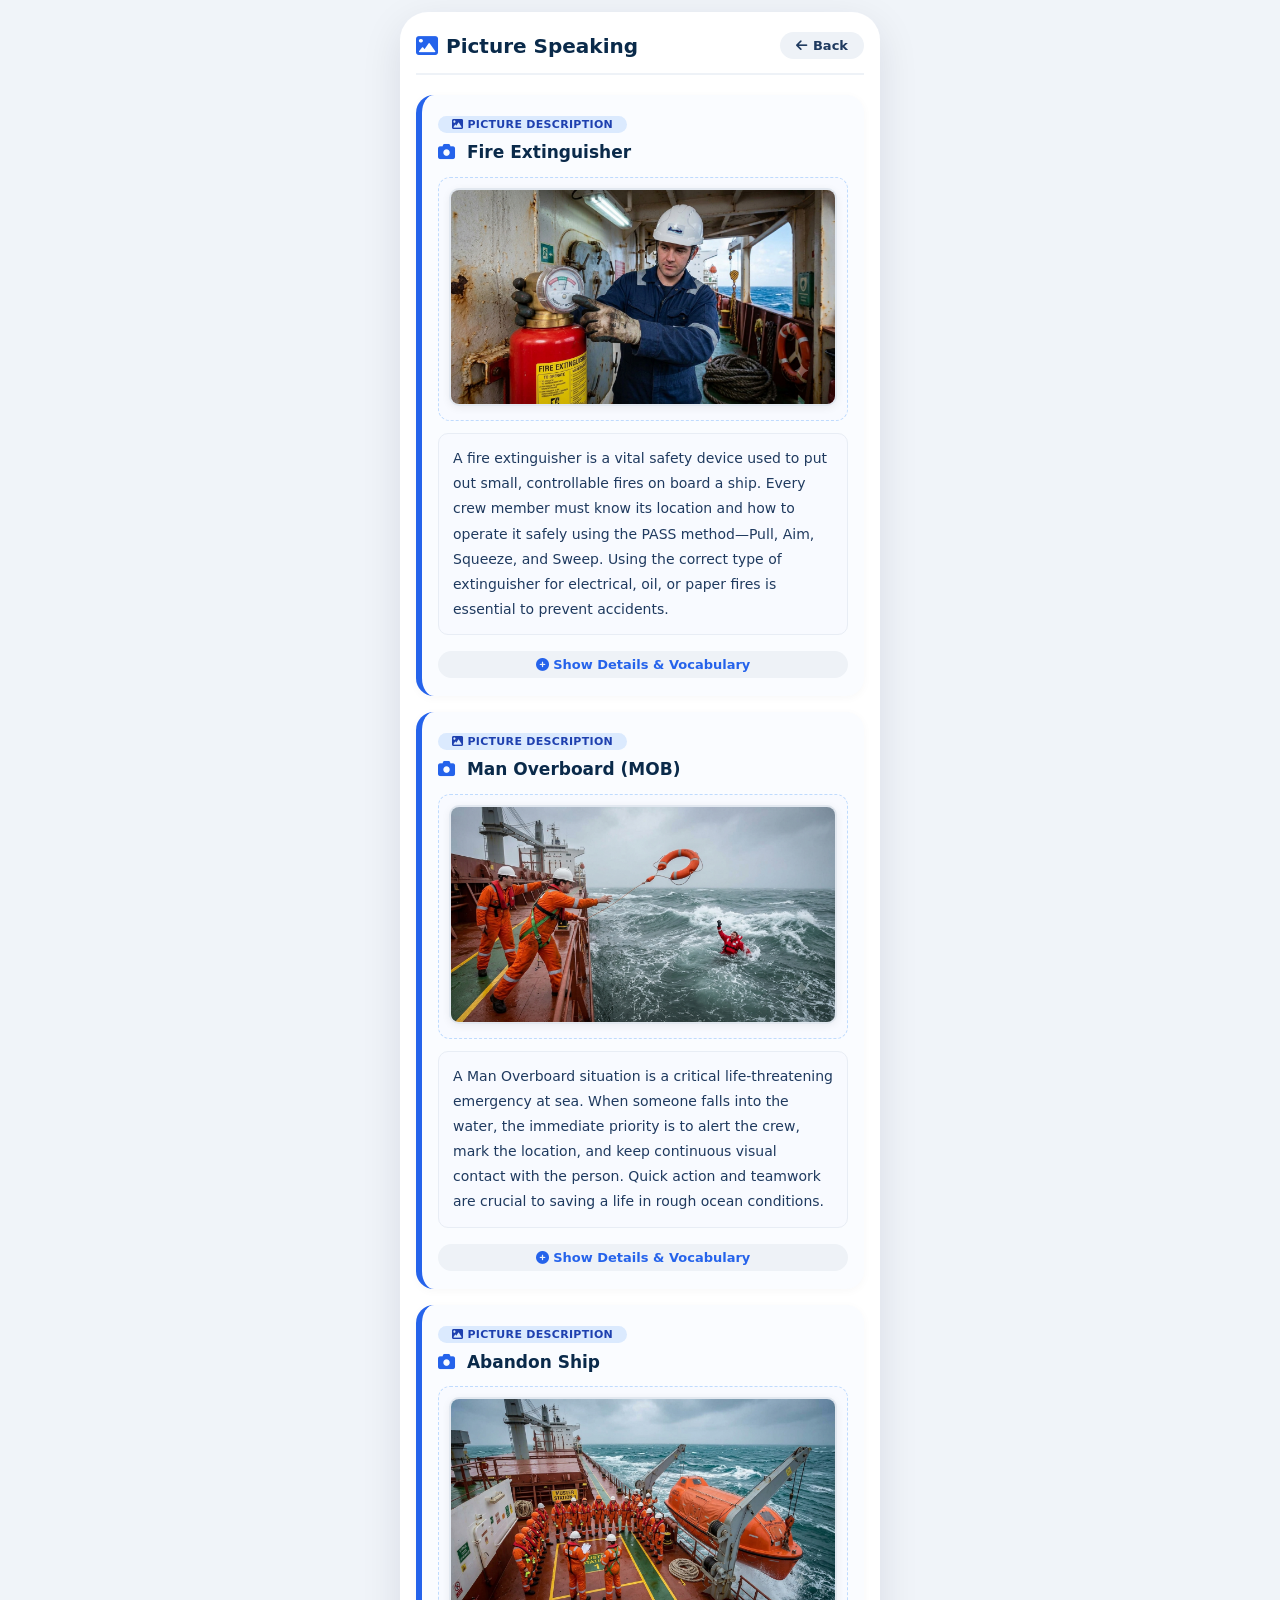
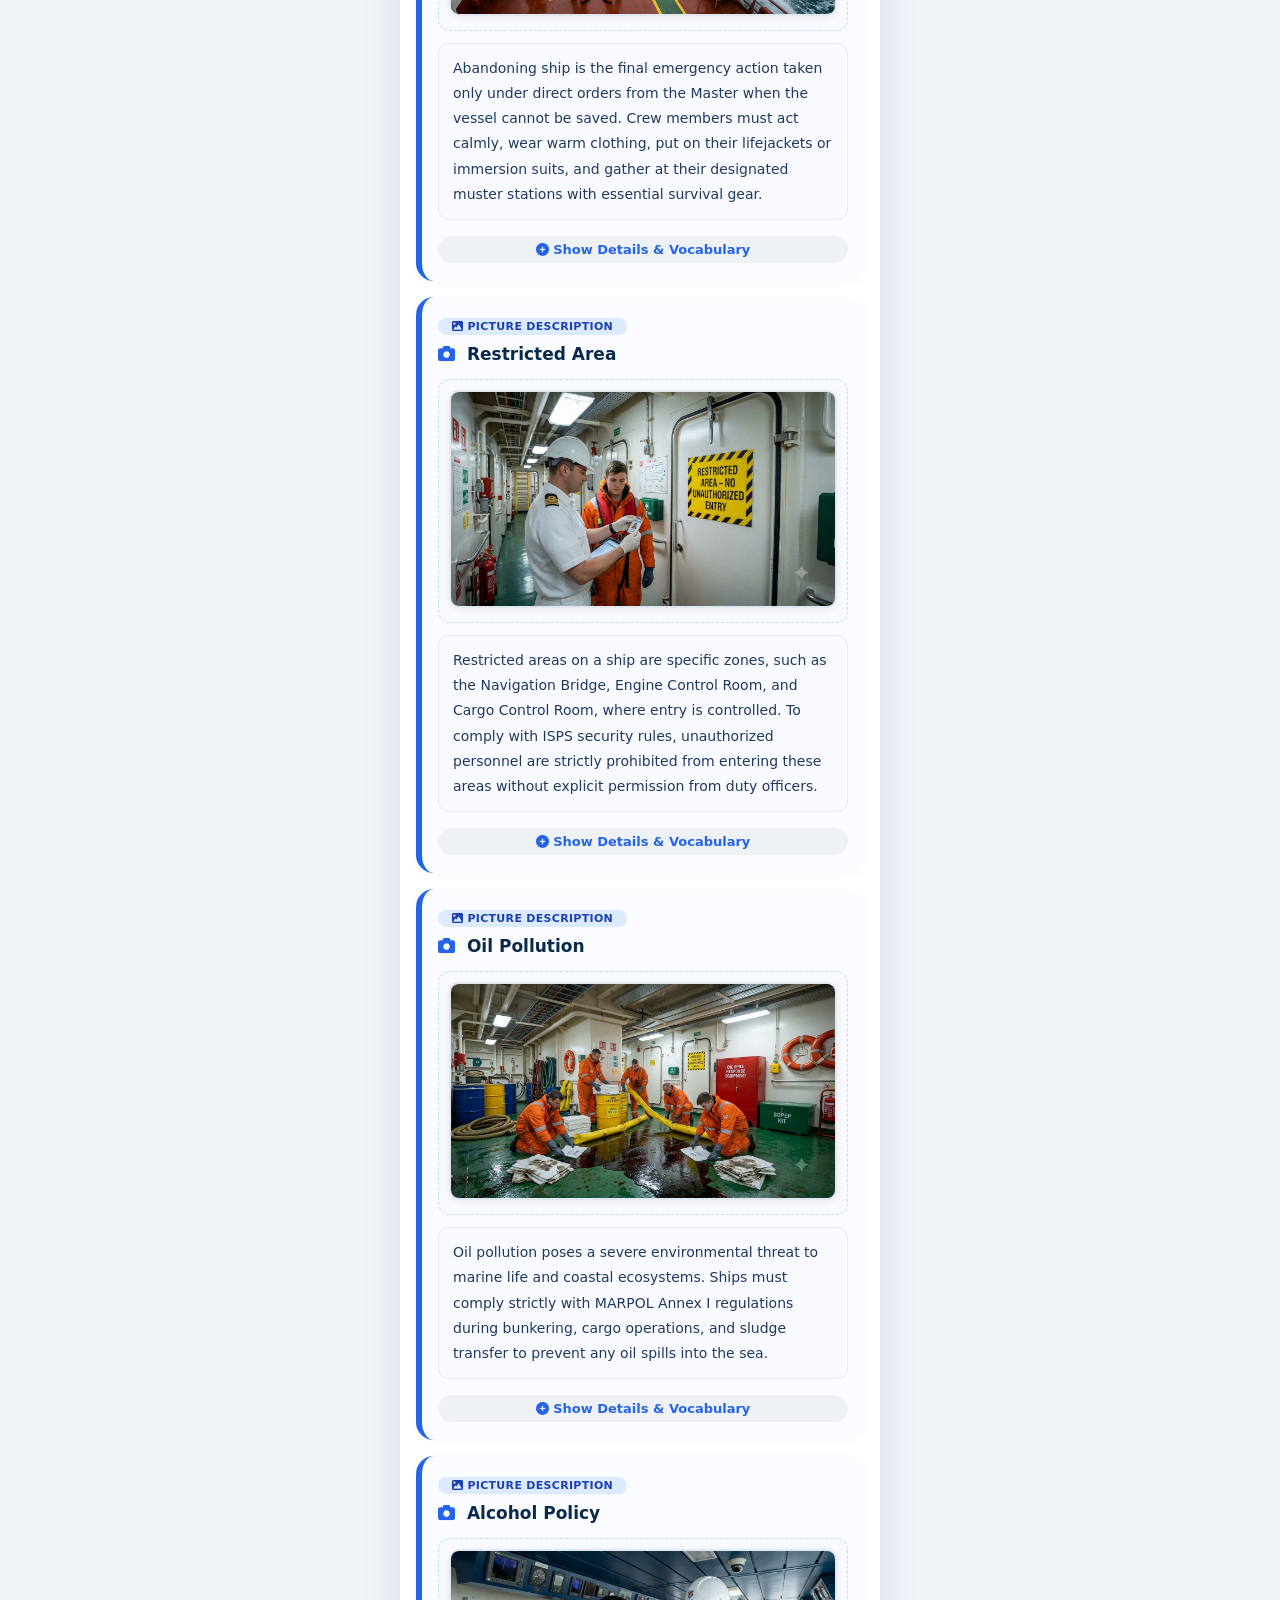
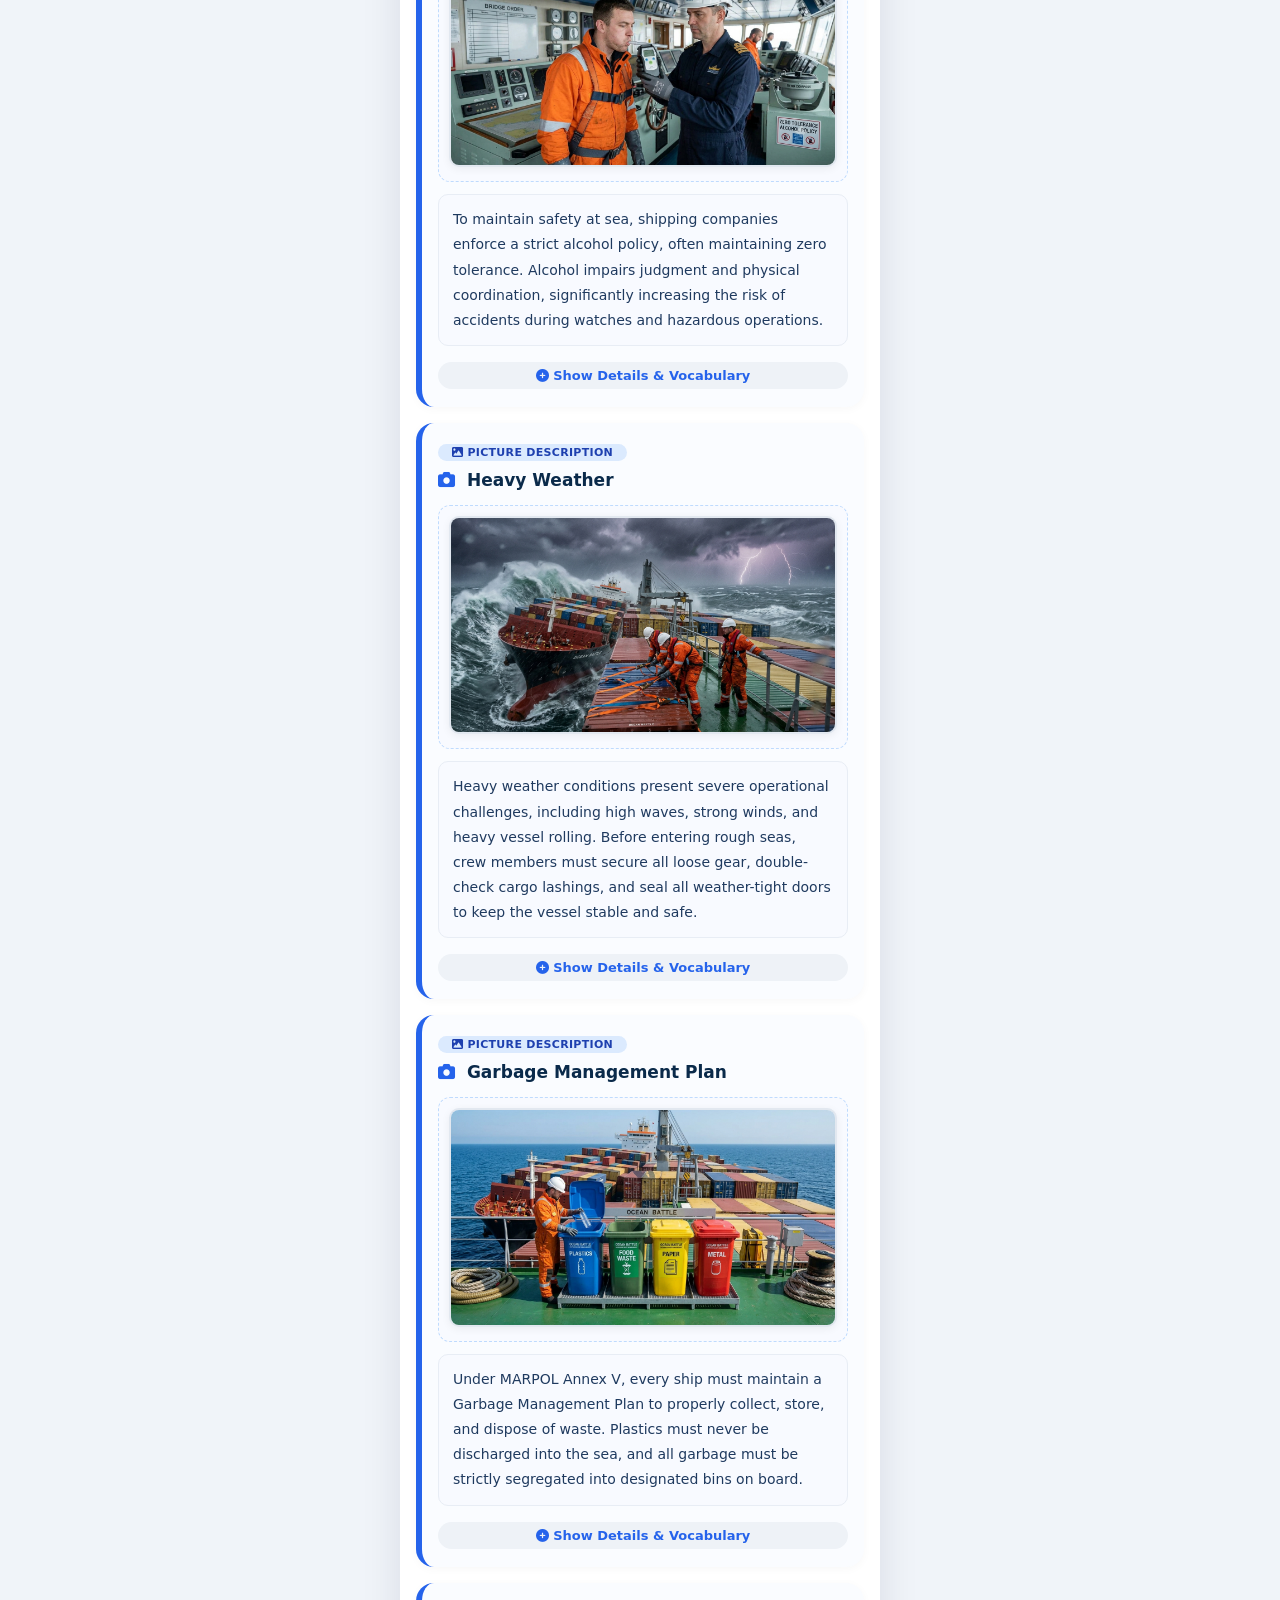
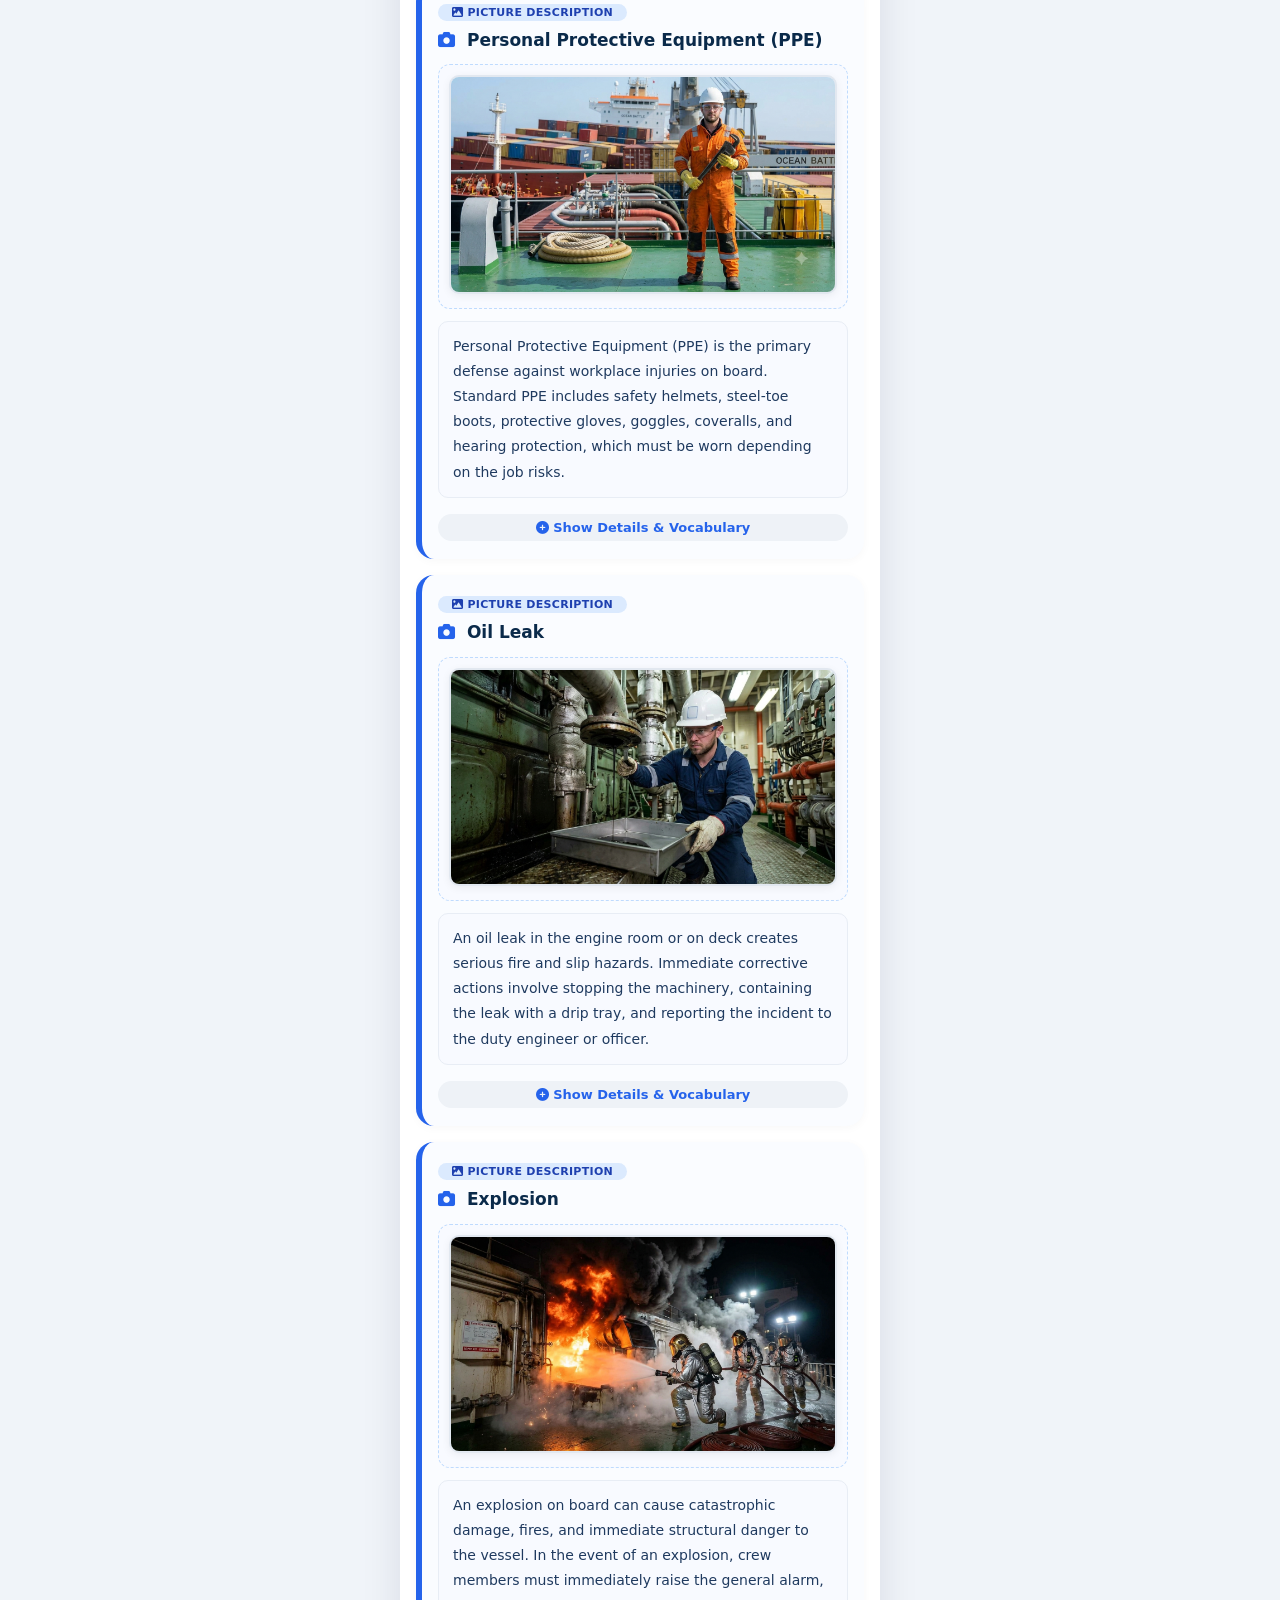
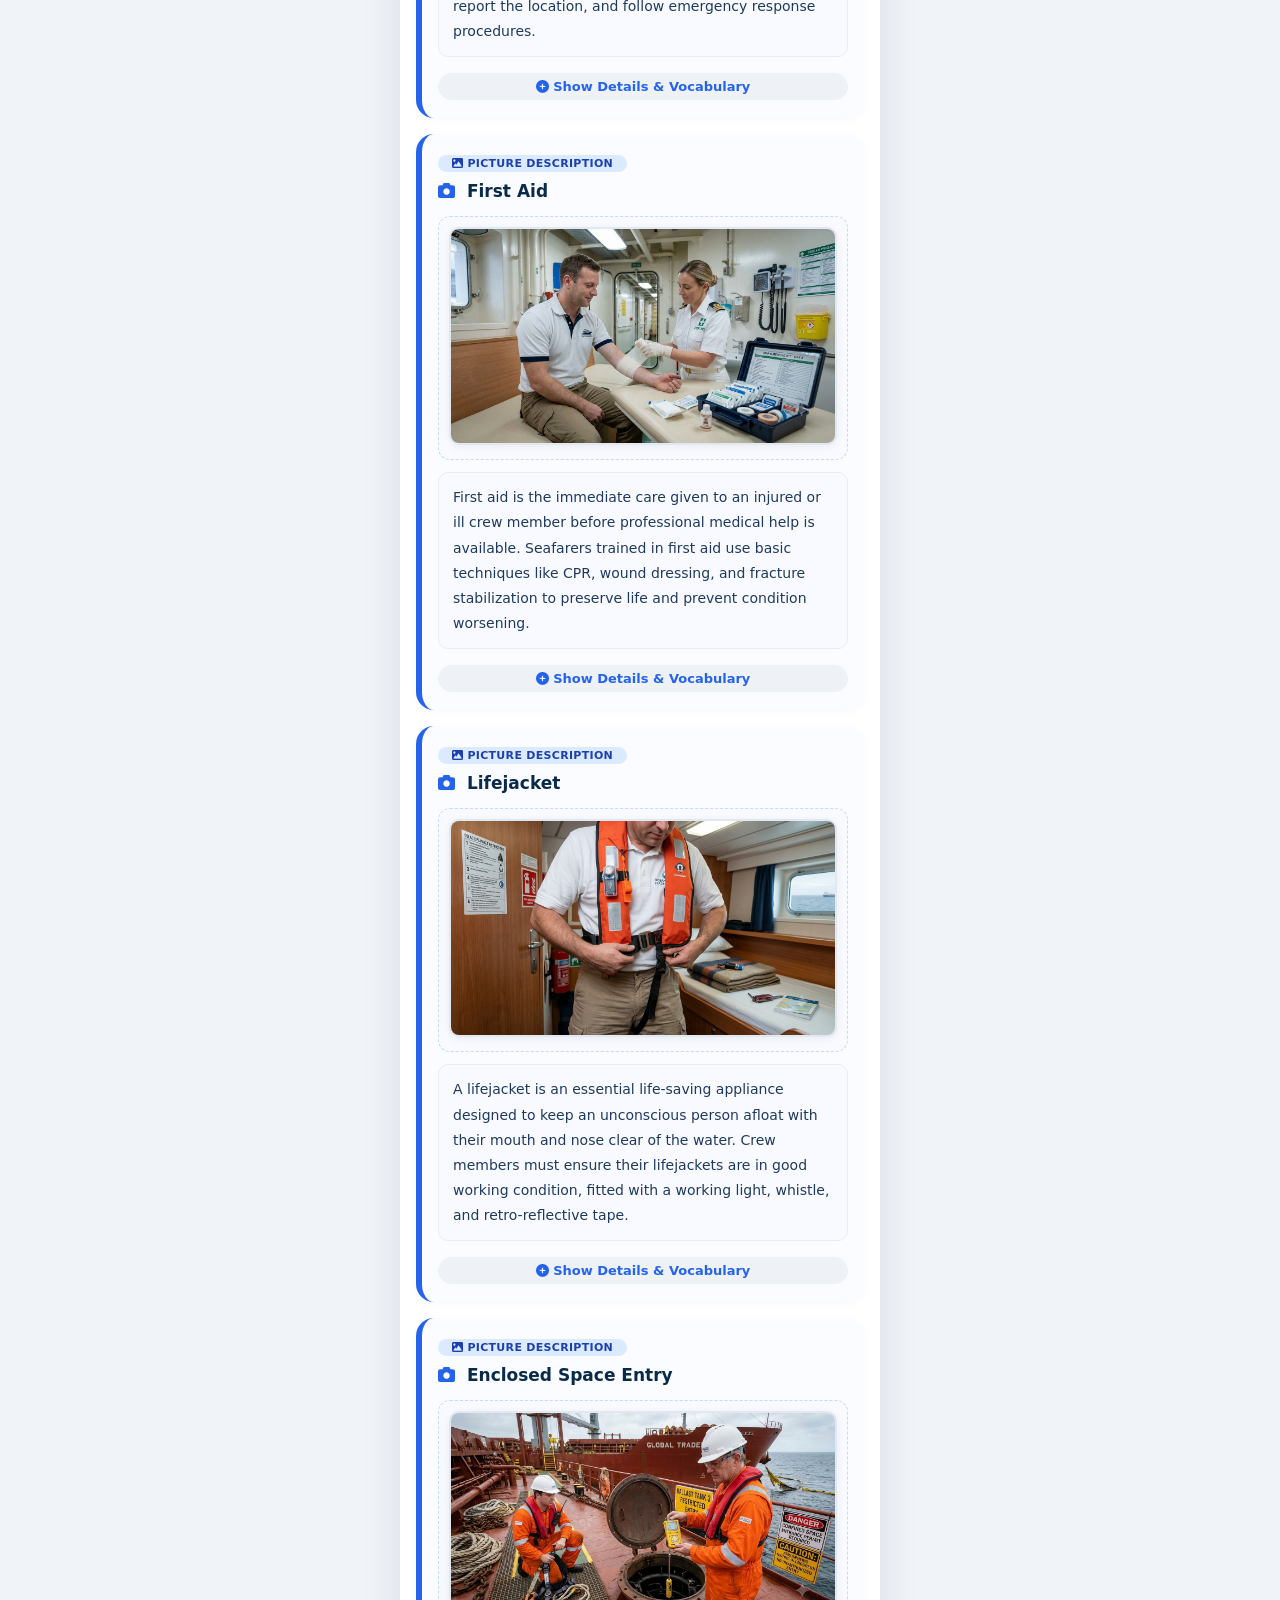
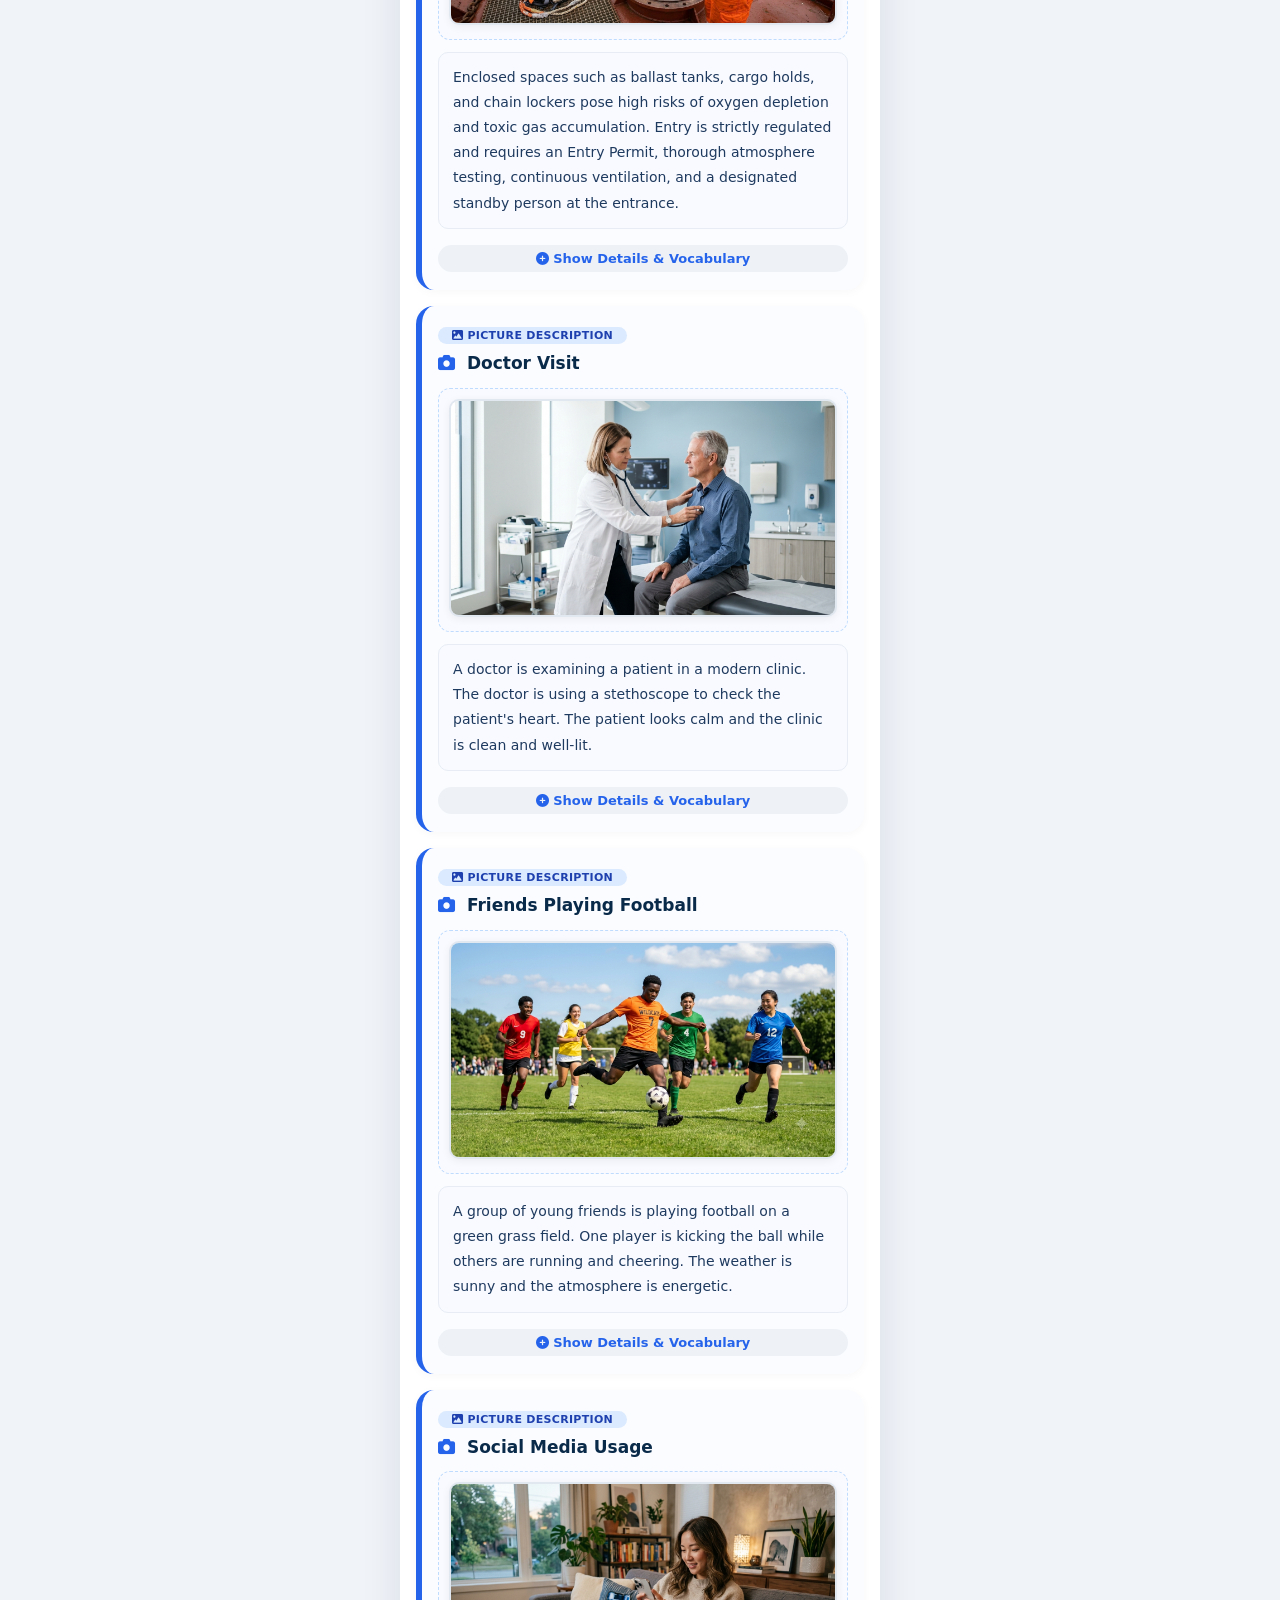
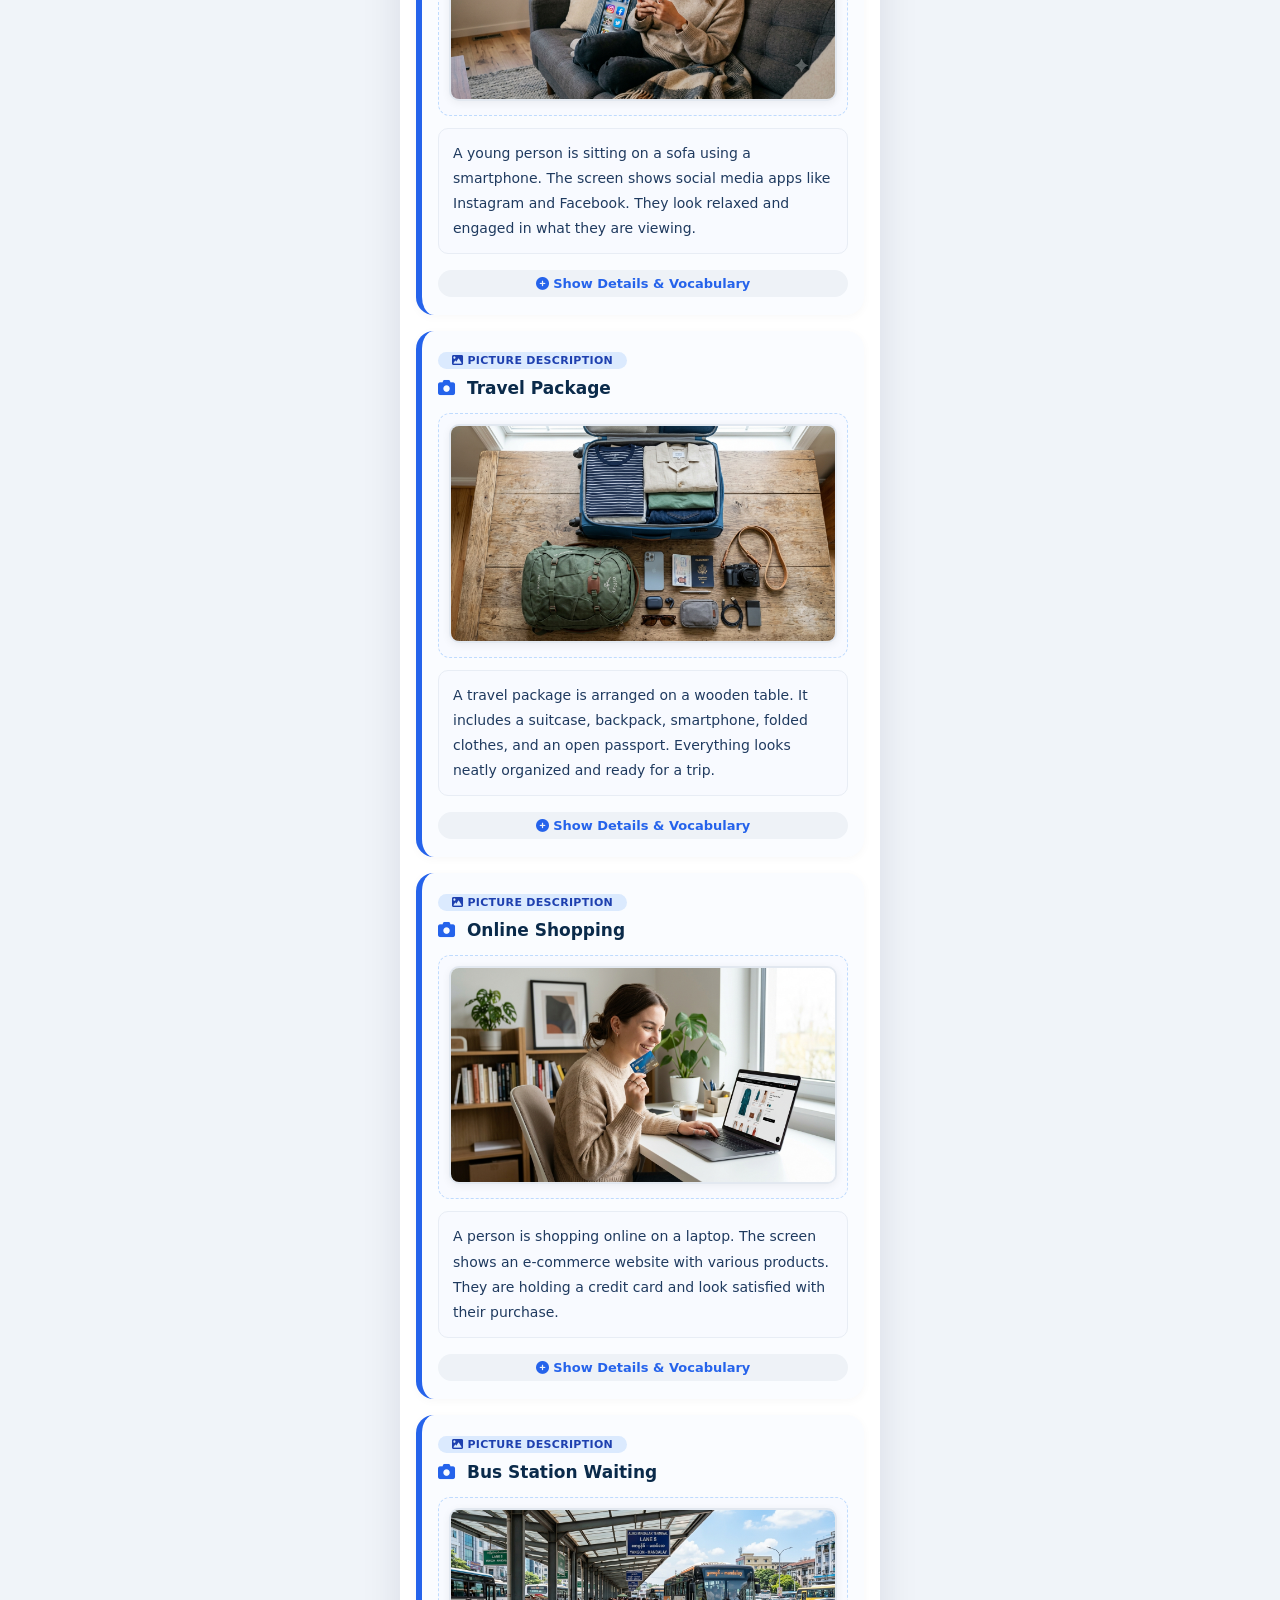
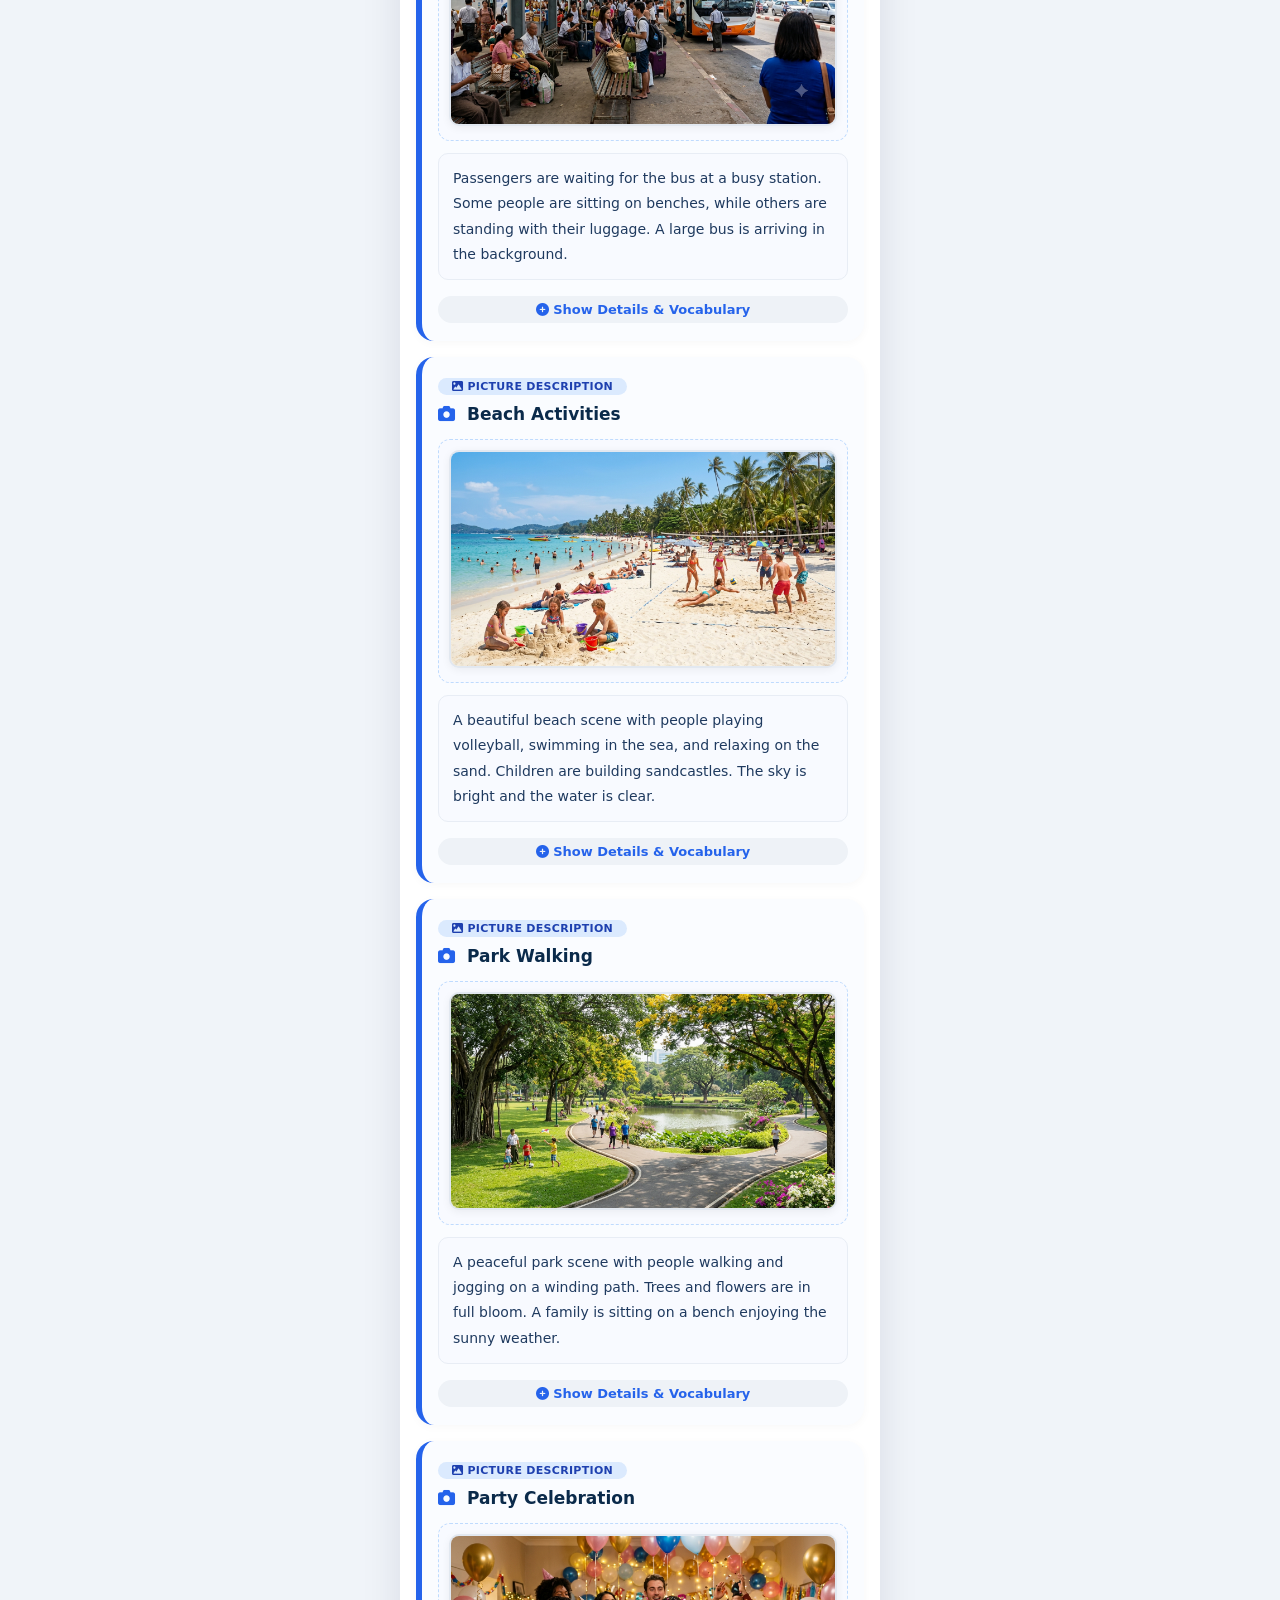
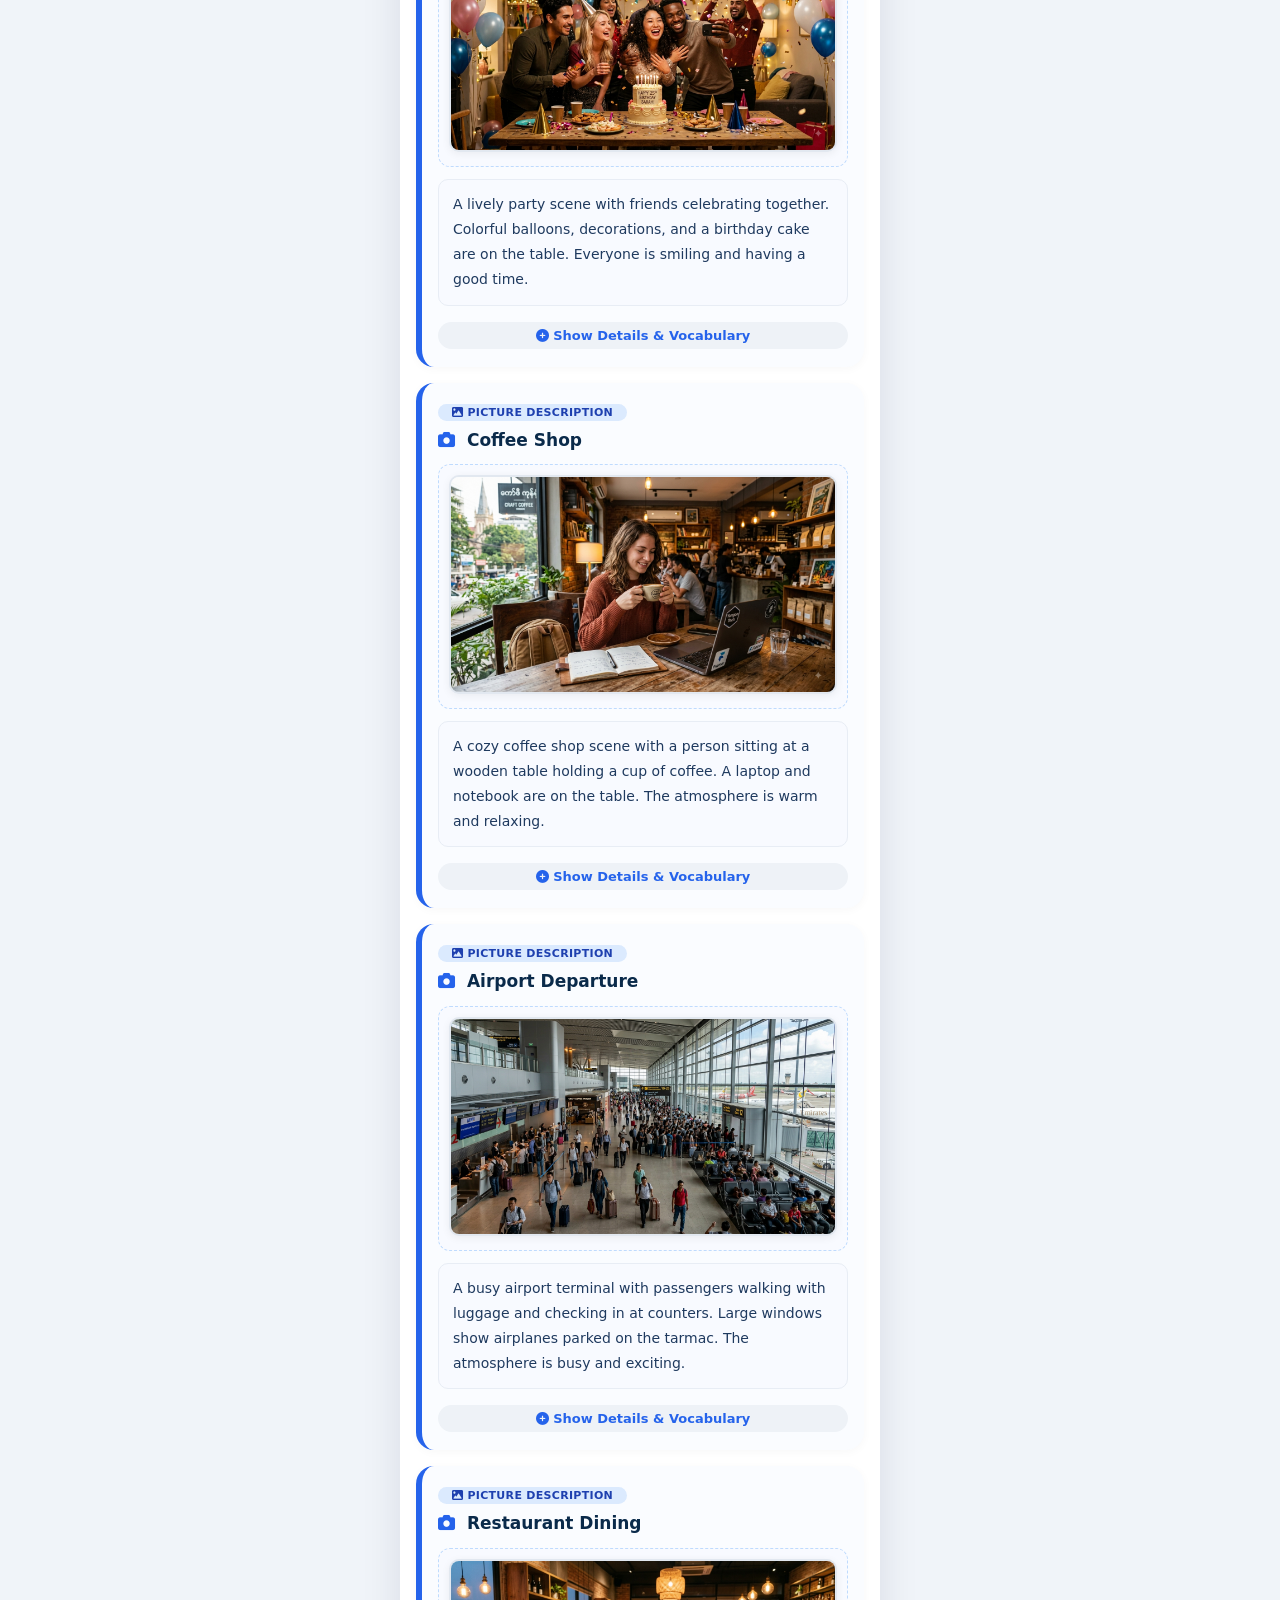
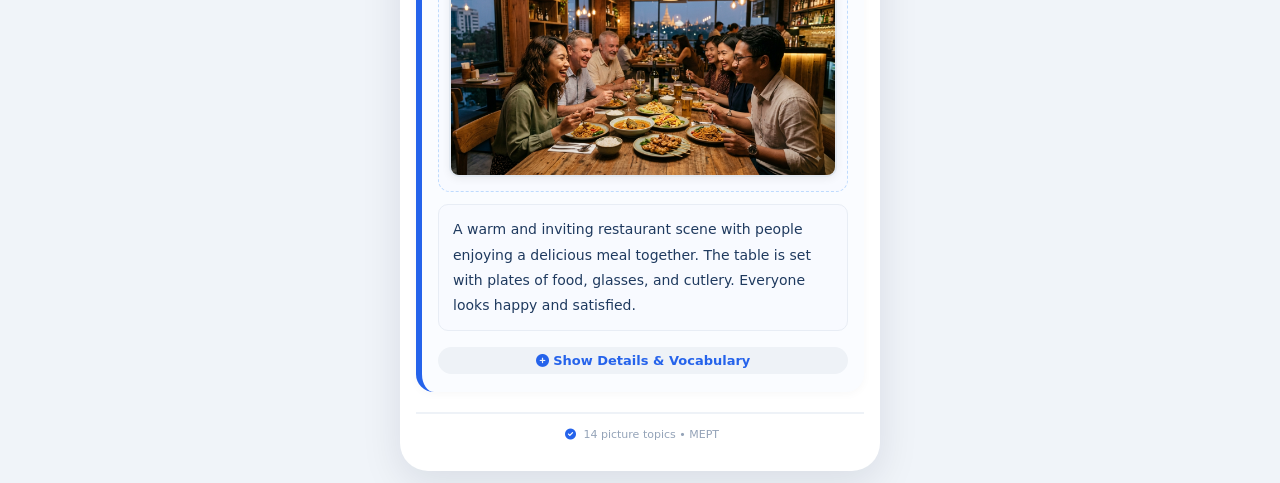
<file: picturespeaking.html>
<!DOCTYPE html>
<html lang="en">
<head>
    <meta charset="UTF-8" />
    <meta name="viewport" content="width=device-width, initial-scale=1.0, maximum-scale=1.0, user-scalable=yes" />
    <title>Picture Speaking – MEPT Learning</title>
    <link rel="stylesheet" href="https://cdnjs.cloudflare.com/ajax/libs/font-awesome/6.0.0-beta3/css/all.min.css" />
    <style>
        /* ===== RESET & BASE (mobile-first) ===== */
        * {
            margin: 0;
            padding: 0;
            box-sizing: border-box;
            font-family: 'Segoe UI', system-ui, -apple-system, sans-serif;
        }

        body {
            background: #f0f4f9;
            min-height: 100vh;
            padding: 12px;
            display: flex;
            justify-content: center;
            align-items: flex-start;
        }

        .container {
            max-width: 480px;
            width: 100%;
            margin: 0 auto;
            background: #ffffff;
            border-radius: 28px;
            box-shadow: 0 12px 40px rgba(0, 20, 50, 0.10);
            padding: 20px 16px 30px;
        }

        /* ===== HEADER ===== */
        .header {
            display: flex;
            justify-content: space-between;
            align-items: center;
            border-bottom: 2px solid #eef2f7;
            padding-bottom: 14px;
            margin-bottom: 20px;
            flex-wrap: wrap;
            gap: 6px;
        }

        .header h2 {
            font-size: 20px;
            color: #0a2a4a;
            display: flex;
            align-items: center;
            gap: 8px;
        }

        .header h2 i {
            color: #2563eb;
            font-size: 22px;
        }

        .btn-back {
            background: #eef2f7;
            border: none;
            padding: 6px 16px;
            border-radius: 50px;
            font-weight: 600;
            font-size: 13px;
            color: #1f3a5f;
            cursor: pointer;
            transition: 0.2s;
            display: flex;
            align-items: center;
            gap: 6px;
            text-decoration: none;
        }

        .btn-back:hover {
            background: #dce3ed;
        }
        .btn-back:active {
            transform: scale(0.96);
        }

        /* ===== SPEAKING CARD ===== */
        .speaking-card {
            background: #fafcff;
            border-radius: 18px;
            padding: 18px 16px;
            margin-bottom: 16px;
            border-left: 6px solid #2563eb;
            box-shadow: 0 2px 10px rgba(0, 0, 0, 0.03);
            transition: 0.15s;
        }

        .speaking-tag {
            display: inline-block;
            background: #dbeafe;
            color: #1e40af;
            padding: 2px 14px;
            border-radius: 50px;
            font-size: 11px;
            font-weight: 700;
            margin-bottom: 8px;
            text-transform: uppercase;
            letter-spacing: 0.3px;
        }

        .speaking-card h3 {
            font-size: 17px;
            color: #0a2a4a;
            margin-bottom: 10px;
            line-height: 1.4;
        }

        .speaking-card h3 i {
            color: #2563eb;
            margin-right: 6px;
        }

        /* ===== PICTURE CONTAINER ===== */
        .picture-container {
            margin: 12px 0;
            text-align: center;
            background: #f8faff;
            border-radius: 12px;
            padding: 10px;
            border: 1px dashed #bfdbfe;
        }

        .picture-container img {
            max-width: 100%;
            width: 100%;
            height: auto;
            max-height: 260px;
            object-fit: cover;
            border-radius: 10px;
            border: 2px solid #e2e8f0;
            background: #ffffff;
            box-shadow: 0 2px 8px rgba(0, 0, 0, 0.06);
        }

        .picture-container .img-placeholder {
            display: none;
            padding: 20px;
            background: #fef2f2;
            border-radius: 8px;
            color: #dc2626;
            font-weight: 500;
            font-size: 14px;
        }

        /* ===== DESCRIPTION ===== */
        .description-text {
            font-size: 14px;
            line-height: 1.8;
            color: #1f3a5f;
            background: #f8faff;
            padding: 12px 14px;
            border-radius: 10px;
            border: 1px solid #e8edf5;
            margin-bottom: 12px;
        }

        /* ===== BULLET LIST ===== */
        .bullet-list {
            display: flex;
            flex-direction: column;
            gap: 6px;
            margin: 10px 0 12px;
            padding-left: 8px;
        }

        .bullet-item {
            font-size: 14px;
            line-height: 1.6;
            color: #1f3a5f;
            padding: 6px 12px;
            background: #f8faff;
            border-radius: 6px;
            border-left: 3px solid #2563eb;
        }

        .bullet-item strong {
            color: #1e40af;
        }

        /* ===== VOCAB BOX ===== */
        .vocab-box {
            background: #eff6ff;
            padding: 10px 14px;
            border-radius: 8px;
            font-size: 13px;
            color: #1f3a5f;
            margin: 10px 0 4px;
            display: flex;
            flex-wrap: wrap;
            gap: 6px;
            align-items: center;
            border: 1px solid #dbeafe;
        }

        .vocab-box strong {
            color: #2563eb;
            margin-right: 4px;
            font-size: 12px;
        }

        .vocab-box span {
            background: #fff;
            padding: 2px 12px;
            border-radius: 50px;
            border: 1px solid #bfdbfe;
            font-size: 12px;
            color: #1e3a5f;
        }

        /* ===== REVEAL BUTTON ===== */
        .reveal-trigger-btn {
            background: #eef2f7;
            border: none;
            padding: 6px 16px;
            border-radius: 20px;
            font-size: 13px;
            font-weight: 600;
            color: #2563eb;
            cursor: pointer;
            transition: 0.2s;
            margin-top: 4px;
            width: 100%;
            text-align: center;
        }

        .reveal-trigger-btn:active {
            background: #dce3ed;
            transform: scale(0.97);
        }

        /* ===== DETAILS BOX ===== */
        .details-box {
            display: none;
            margin-top: 14px;
            background: #f0f7ff;
            border-radius: 12px;
            padding: 14px 16px;
            border: 1px solid #bfdbfe;
            gap: 10px;
            flex-direction: column;
        }

        .details-box.show {
            display: flex;
        }

        .detail-row {
            display: flex;
            flex-direction: column;
            gap: 4px;
            padding: 4px 0;
            border-bottom: 1px solid #e2edf7;
        }
        .detail-row:last-child {
            border-bottom: none;
        }

        .detail-label {
            font-size: 11px;
            font-weight: 700;
            color: #2563eb;
            text-transform: uppercase;
            letter-spacing: 0.3px;
        }

        /* ===== FOOTER ===== */
        .footer {
            margin-top: 20px;
            padding-top: 14px;
            border-top: 2px solid #eef2f7;
            text-align: center;
            font-size: 11px;
            color: #94a3b8;
        }

        .footer i {
            color: #2563eb;
            margin: 0 4px;
        }

        /* ===== RESPONSIVE ===== */
        @media (max-width: 420px) {
            .container {
                padding: 14px 12px 20px;
            }
            .speaking-card {
                padding: 14px 12px;
            }
            .speaking-card h3 {
                font-size: 15px;
            }
            .description-text {
                font-size: 13px;
                padding: 10px 12px;
            }
            .bullet-item {
                font-size: 13px;
                padding: 5px 10px;
            }
            .header h2 {
                font-size: 17px;
            }
            .btn-back {
                font-size: 12px;
                padding: 5px 12px;
            }
            .picture-container img {
                max-height: 200px;
            }
        }

        @media (max-width: 360px) {
            .vocab-box span {
                font-size: 11px;
                padding: 1px 10px;
            }
        }
    </style>
</head>
<body>

    <div class="container">

        <!-- ===== HEADER ===== -->
        <div class="header">
            <h2><i class="fas fa-image"></i> Picture Speaking</h2>
            <a href="learning.html" class="btn-back"><i class="fas fa-arrow-left"></i> Back</a>
        </div>

        <!-- ===== CONTENT ===== -->
        <div id="pictureSpeakingList"></div>

        <!-- ===== FOOTER ===== -->
        <div class="footer">
            <i class="fas fa-check-circle"></i> 14 picture topics &bull; MEPT
        </div>

    </div>

    <script>
        // ============================================================
        // PICTURE SPEAKING TOPICS (14 topics)
        // ============================================================
        const PICTURE_SPEAKING_TOPICS = [{
            id: 1,
            title: "Fire Extinguisher",
            description: "A fire extinguisher is a vital safety device used to put out small, controllable fires on board a ship. Every crew member must know its location and how to operate it safely using the PASS method—Pull, Aim, Squeeze, and Sweep. Using the correct type of extinguisher for electrical, oil, or paper fires is essential to prevent accidents.",
            bullets: [
                "In this picture, I can see a red fire extinguisher mounted on the wall.",
                "The person is checking the pressure gauge to ensure it is ready for use.",
                "<strong>This is important</strong> because quick access to a working extinguisher can stop a small fire from spreading."
            ],
            vocab: "fire extinguisher, PASS method, pressure gauge, electrical fires, oil fires, safety device"
        }, {
            id: 2,
            title: "Man Overboard (MOB)",
            description: "A Man Overboard situation is a critical life-threatening emergency at sea. When someone falls into the water, the immediate priority is to alert the crew, mark the location, and keep continuous visual contact with the person. Quick action and teamwork are crucial to saving a life in rough ocean conditions.",
            bullets: [
                "In this picture, I can see a lifebuoy being thrown into the water.",
                "The crew member is shouting 'Man Overboard' and pointing directly at the person in the sea.",
                "<strong>This is important</strong> because keeping visual contact is essential to locate and rescue the victim quickly."
            ],
            vocab: "Man Overboard, lifebuoy, visual contact, rescue, emergency, teamwork"
        }, {
            id: 3,
            title: "Abandon Ship",
            description: "Abandoning ship is the final emergency action taken only under direct orders from the Master when the vessel cannot be saved. Crew members must act calmly, wear warm clothing, put on their lifejackets or immersion suits, and gather at their designated muster stations with essential survival gear.",
            bullets: [
                "In this picture, I can see crew members wearing lifejackets and gathering at the muster station.",
                "They are preparing to launch the lifeboat under the officer's command.",
                "<strong>This is important</strong> because strict discipline and order save lives during a total evacuation."
            ],
            vocab: "Abandon Ship, Master, muster station, immersion suits, lifeboat, evacuation"
        }, {
            id: 4,
            title: "Restricted Area",
            description: "Restricted areas on a ship are specific zones, such as the Navigation Bridge, Engine Control Room, and Cargo Control Room, where entry is controlled. To comply with ISPS security rules, unauthorized personnel are strictly prohibited from entering these areas without explicit permission from duty officers.",
            bullets: [
                "In this picture, I can see a warning sign that says 'Restricted Area - No Unauthorized Entry.'",
                "An officer is checking the identity badge of a person before allowing entry.",
                "<strong>This is important</strong> because securing critical spaces prevents accidents, unauthorized operations, and security threats."
            ],
            vocab: "Restricted Area, ISPS, Navigation Bridge, unauthorized, identity badge, security"
        }, {
            id: 5,
            title: "Oil Pollution",
            description: "Oil pollution poses a severe environmental threat to marine life and coastal ecosystems. Ships must comply strictly with MARPOL Annex I regulations during bunkering, cargo operations, and sludge transfer to prevent any oil spills into the sea.",
            bullets: [
                "In this picture, I can see an oil spill spreading on the deck during bunkering.",
                "The crew members are using SOPEP absorbent pads and booms to clean up the oil.",
                "<strong>This is important</strong> because preventing oil from reaching the sea protects marine life and avoids heavy legal fines."
            ],
            vocab: "Oil Pollution, MARPOL, bunkering, SOPEP, absorbent pads, marine life"
        }, {
            id: 6,
            title: "Alcohol Policy",
            description: "To maintain safety at sea, shipping companies enforce a strict alcohol policy, often maintaining zero tolerance. Alcohol impairs judgment and physical coordination, significantly increasing the risk of accidents during watches and hazardous operations.",
            bullets: [
                "In this picture, I can see a safety officer conducting a breathalyzer test on a crew member.",
                "The seafarer is blowing into the testing device before starting his watch duty.",
                "<strong>This is important</strong> because working under the influence of alcohol endangers the safety of the entire ship."
            ],
            vocab: "Alcohol Policy, zero tolerance, breathalyzer, watch duty, judgment, safety"
        }, {
            id: 7,
            title: "Heavy Weather",
            description: "Heavy weather conditions present severe operational challenges, including high waves, strong winds, and heavy vessel rolling. Before entering rough seas, crew members must secure all loose gear, double-check cargo lashings, and seal all weather-tight doors to keep the vessel stable and safe.",
            bullets: [
                "In this picture, I can see massive ocean waves crashing against the ship's main deck.",
                "The crew is securing loose equipment and tightening lashings in advance.",
                "<strong>This is important</strong> because proper preparation prevents cargo shift, structural damage, and crew injuries."
            ],
            vocab: "Heavy Weather, rolling, lashings, weather-tight, cargo shift, structural damage"
        }, {
            id: 8,
            title: "Garbage Management Plan",
            description: "Under MARPOL Annex V, every ship must maintain a Garbage Management Plan to properly collect, store, and dispose of waste. Plastics must never be discharged into the sea, and all garbage must be strictly segregated into designated bins on board.",
            bullets: [
                "In this picture, I can see color-coded garbage bins labeled for plastics, food waste, and paper.",
                "A crew member is sorting waste items into the correct disposal bins.",
                "<strong>This is important</strong> because proper waste management keeps the sea clean and complies with international maritime law."
            ],
            vocab: "Garbage Management, MARPOL, color-coded bins, plastics, segregation, maritime law"
        }, {
            id: 9,
            title: "Personal Protective Equipment (PPE)",
            description: "Personal Protective Equipment (PPE) is the primary defense against workplace injuries on board. Standard PPE includes safety helmets, steel-toe boots, protective gloves, goggles, coveralls, and hearing protection, which must be worn depending on the job risks.",
            bullets: [
                "In this picture, I can see a worker wearing a safety helmet, coveralls, gloves, and safety boots.",
                "The person is inspecting his gear before beginning a deck maintenance task.",
                "<strong>This is important</strong> because wearing appropriate PPE prevents serious injuries from falling objects, chemicals, and mechanical hazards."
            ],
            vocab: "PPE, safety helmet, coveralls, goggles, maintenance, mechanical hazards"
        }, {
            id: 10,
            title: "Oil Leak",
            description: "An oil leak in the engine room or on deck creates serious fire and slip hazards. Immediate corrective actions involve stopping the machinery, containing the leak with a drip tray, and reporting the incident to the duty engineer or officer.",
            bullets: [
                "In this picture, I can see oil leaking from a pipe flange onto the engine room floor.",
                "An engineer is placing a drip tray beneath the leak and tightening the pipe fitting.",
                "<strong>This is important</strong> because prompt action prevents slip accidents, environmental contamination, and potential fire hazards."
            ],
            vocab: "Oil Leak, engine room, drip tray, pipe flange, contamination, fire hazards"
        }, {
            id: 11,
            title: "Explosion",
            description: "An explosion on board can cause catastrophic damage, fires, and immediate structural danger to the vessel. In the event of an explosion, crew members must immediately raise the general alarm, report the location, and follow emergency response procedures.",
            bullets: [
                "In this picture, I can see heavy smoke and flame rising from a compartment on board.",
                "The fire squad is advancing with a fire hose line to fight the fire.",
                "<strong>This is important</strong> because fast emergency response isolates the damage and prevents further explosions."
            ],
            vocab: "Explosion, catastrophic damage, general alarm, fire squad, emergency response"
        }, {
            id: 12,
            title: "First Aid",
            description: "First aid is the immediate care given to an injured or ill crew member before professional medical help is available. Seafarers trained in first aid use basic techniques like CPR, wound dressing, and fracture stabilization to preserve life and prevent condition worsening.",
            bullets: [
                "In this picture, I can see a trained crew member applying a clean bandage to a colleague's injured arm.",
                "The first responder is checking the casualty's breathing and pulse carefully.",
                "<strong>This is important</strong> because timely first aid stabilizes the patient's condition until medical assistance arrives."
            ],
            vocab: "First Aid, CPR, wound dressing, fracture, first responder, casualty"
        }, {
            id: 13,
            title: "Lifejacket",
            description: "A lifejacket is an essential life-saving appliance designed to keep an unconscious person afloat with their mouth and nose clear of the water. Crew members must ensure their lifejackets are in good working condition, fitted with a working light, whistle, and retro-reflective tape.",
            bullets: [
                "In this picture, I can see an orange lifejacket equipped with a whistle and automatic light.",
                "The seafarer is tightening the waist straps to ensure a secure and proper fit.",
                "<strong>This is important</strong> because a correctly fitted lifejacket keeps a person afloat during water immersion emergencies."
            ],
            vocab: "Lifejacket, unconscious, retro-reflective tape, waist straps, immersion, emergency"
        }, {
            id: 14,
            title: "Enclosed Space Entry",
            description: "Enclosed spaces such as ballast tanks, cargo holds, and chain lockers pose high risks of oxygen depletion and toxic gas accumulation. Entry is strictly regulated and requires an Entry Permit, thorough atmosphere testing, continuous ventilation, and a designated standby person at the entrance.",
            bullets: [
                "In this picture, I can see an officer testing the air inside a manhole using a gas detector.",
                "A standby crew member is holding a communication radio outside the entrance.",
                "<strong>This is important</strong> because testing the atmosphere prevents fatal accidents caused by toxic gases or lack of oxygen."
            ],
            vocab: "Enclosed Space, Entry Permit, gas detector, oxygen depletion, toxic gas, standby person"
        },
         {
    id: 15,
    title: "Doctor Visit",
    description: "A doctor is examining a patient in a modern clinic. The doctor is using a stethoscope to check the patient's heart. The patient looks calm and the clinic is clean and well-lit.",
    image: "doctor_visit.png",
    bullets: [
        "In this picture, I can see a doctor in a white coat examining a patient.",
        "The doctor is using a stethoscope to listen to the patient's heartbeat.",
        "The patient is sitting on the examination bed and looks calm.",
        "The clinic is clean, bright, and looks very professional.",
        "<strong>This is important</strong> because regular health check-ups help prevent serious illnesses.",
        "I think it is very important to visit the doctor regularly.",
        "This picture reminds me that we should take care of our health."
    ],
    vocab: "doctor, patient, stethoscope, clinic, examination, health check-up, heartbeat, professional"
}, {
    id: 16,
    title: "Friends Playing Football",
    description: "A group of young friends is playing football on a green grass field. One player is kicking the ball while others are running and cheering. The weather is sunny and the atmosphere is energetic.",
    image: "friends_playing_football.png",
    bullets: [
        "In this picture, I can see a group of young friends playing football.",
        "They are on a green grass field under a bright blue sky.",
        "One player is kicking the ball towards the goal with a lot of power.",
        "Other players are running and trying to help their team.",
        "Everyone looks very happy and energetic.",
        "<strong>This is important</strong> because playing sports promotes teamwork and physical fitness.",
        "I think playing football is a great way to stay healthy and make friends."
    ],
    vocab: "football, field, players, kicking, teamwork, fitness, energetic, goal"
}, {
    id: 17,
    title: "Social Media Usage",
    description: "A young person is sitting on a sofa using a smartphone. The screen shows social media apps like Instagram and Facebook. They look relaxed and engaged in what they are viewing.",
    image: "social_media_usage.png",
    bullets: [
        "In this picture, I can see a young person using a smartphone.",
        "They are sitting on a comfortable sofa at home.",
        "The screen shows social media apps like Instagram and Facebook.",
        "They look very relaxed and interested in what they are seeing.",
        "I think social media is very popular these days.",
        "<strong>This is important</strong> because social media connects people but should be used in moderation.",
        "We should be careful not to spend too much time on our phones."
    ],
    vocab: "smartphone, social media, Instagram, Facebook, screen, connection, relaxed, comfortable"
}, {
    id: 18,
    title: "Travel Package",
    description: "A travel package is arranged on a wooden table. It includes a suitcase, backpack, smartphone, folded clothes, and an open passport. Everything looks neatly organized and ready for a trip.",
    image: "travel_package.png",
    bullets: [
        "In this picture, I can see travel items arranged neatly on a wooden table.",
        "There is a large suitcase and a backpack next to it.",
        "I can also see a smartphone, some folded clothes, and an open passport.",
        "Everything looks very organized and ready for a journey.",
        "I think the person is preparing for a holiday or a business trip.",
        "<strong>This is important</strong> because being well-prepared makes travel more enjoyable and stress-free.",
        "I always like to pack my bags carefully before a trip."
    ],
    vocab: "suitcase, backpack, passport, luggage, travel, organized, prepared, journey"
}, {
    id: 19,
    title: "Online Shopping",
    description: "A person is shopping online on a laptop. The screen shows an e-commerce website with various products. They are holding a credit card and look satisfied with their purchase.",
    image: "online_shopping.png",
    bullets: [
        "In this picture, I can see a person doing online shopping.",
        "They are using a laptop and looking at an e-commerce website.",
        "The screen shows different products with prices and pictures.",
        "They are holding a credit card and look very satisfied.",
        "I think they found a good product and are about to buy it.",
        "<strong>This is important</strong> because online shopping is very convenient and offers many choices.",
        "I often buy things online because it saves time."
    ],
    vocab: "online shopping, laptop, e-commerce, website, credit card, purchase, convenient, choices"
}, {
    id: 20,
    title: "Bus Station Waiting",
    description: "Passengers are waiting for the bus at a busy station. Some people are sitting on benches, while others are standing with their luggage. A large bus is arriving in the background.",
    image: "bus_station_waiting.png",
    bullets: [
        "In this picture, I can see a busy bus station.",
        "Many passengers are waiting for the bus to arrive.",
        "Some people are sitting on benches and reading or using their phones.",
        "Others are standing with their luggage and looking towards the road.",
        "A large bus is coming in the background.",
        "<strong>This is important</strong> because public transport is essential for daily commuting and travel.",
        "I often take the bus to go to work or to visit friends."
    ],
    vocab: "bus station, passengers, luggage, benches, public transport, commuting, waiting"
}, {
    id: 21,
    title: "Beach Activities",
    description: "A beautiful beach scene with people playing volleyball, swimming in the sea, and relaxing on the sand. Children are building sandcastles. The sky is bright and the water is clear.",
    image: "beach_activities.png",
    bullets: [
        "In this picture, I can see a beautiful beach on a sunny day.",
        "Some people are playing volleyball on the sand.",
        "Others are swimming in the clear blue sea.",
        "A group of children is building sandcastles near the shore.",
        "Some people are just relaxing on the sand and enjoying the sun.",
        "<strong>This is important</strong> because spending time at the beach is a great way to relax and enjoy nature.",
        "I love going to the beach during summer holidays."
    ],
    vocab: "beach, volleyball, swimming, sand, relax, summer, shore, sunny"
}, {
    id: 22,
    title: "Park Walking",
    description: "A peaceful park scene with people walking and jogging on a winding path. Trees and flowers are in full bloom. A family is sitting on a bench enjoying the sunny weather.",
    image: "park_walking.png",
    bullets: [
        "In this picture, I can see a peaceful and beautiful park.",
        "There is a winding path where people are walking and jogging.",
        "The trees and flowers are in full bloom and look very colourful.",
        "A family is sitting on a bench and enjoying the nice weather.",
        "Some children are running and playing on the grass.",
        "<strong>This is important</strong> because walking in the park is a healthy and relaxing outdoor activity.",
        "I like to go to the park when I want to relax and get some fresh air."
    ],
    vocab: "park, walking, jogging, bench, flowers, healthy lifestyle, peaceful, colourful"
}, {
    id: 23,
    title: "Party Celebration",
    description: "A lively party scene with friends celebrating together. Colorful balloons, decorations, and a birthday cake are on the table. Everyone is smiling and having a good time.",
    image: "party_celebration.png",
    bullets: [
        "In this picture, I can see friends celebrating a special occasion together.",
        "There are many colourful balloons and decorations everywhere.",
        "A big birthday cake is on the table with candles.",
        "Everyone looks very happy and is smiling.",
        "I think someone is celebrating their birthday.",
        "<strong>This is important</strong> because celebrating with friends and family strengthens relationships.",
        "I really enjoy going to parties and celebrating with my friends."
    ],
    vocab: "party, celebration, balloons, decorations, birthday cake, friends, special occasion"
}, {
    id: 24,
    title: "Coffee Shop",
    description: "A cozy coffee shop scene with a person sitting at a wooden table holding a cup of coffee. A laptop and notebook are on the table. The atmosphere is warm and relaxing.",
    image: "coffee_shop.png",
    bullets: [
        "In this picture, I can see a person sitting in a nice coffee shop.",
        "They are sitting at a wooden table with a cup of coffee.",
        "There is a laptop and a notebook on the table.",
        "The atmosphere looks very warm, comfortable, and relaxing.",
        "I think they are studying or working while enjoying their coffee.",
        "<strong>This is important</strong> because coffee shops are popular places for relaxing, studying, or meeting friends.",
        "I like to visit coffee shops when I want to relax or meet with friends."
    ],
    vocab: "coffee shop, coffee cup, laptop, relaxing, warm atmosphere, studying, comfortable"
}, {
    id: 25,
    title: "Airport Departure",
    description: "A busy airport terminal with passengers walking with luggage and checking in at counters. Large windows show airplanes parked on the tarmac. The atmosphere is busy and exciting.",
    image: "airport_departure.png",
    bullets: [
        "In this picture, I can see a busy airport terminal.",
        "Many passengers are walking with their luggage.",
        "Some people are checking in at the airline counters.",
        "Through the large windows, I can see airplanes parked on the tarmac.",
        "The atmosphere looks very busy and exciting.",
        "<strong>This is important</strong> because airports connect people to destinations around the world.",
        "I always feel excited when I am at the airport before a trip."
    ],
    vocab: "airport, terminal, luggage, passengers, boarding, travel, tarmac, check-in"
}, {
    id: 26,
    title: "Restaurant Dining",
    description: "A warm and inviting restaurant scene with people enjoying a delicious meal together. The table is set with plates of food, glasses, and cutlery. Everyone looks happy and satisfied.",
    image: "restaurant_dining.png",
    bullets: [
        "In this picture, I can see people having dinner at a nice restaurant.",
        "The table is beautifully set with plates, glasses, and cutlery.",
        "There are different dishes on the table that look very delicious.",
        "Everyone is smiling and looks very happy.",
        "I think they are enjoying a special dinner together.",
        "<strong>This is important</strong> because dining out is a wonderful way to enjoy good food and quality time with loved ones.",
        "I really enjoy eating out with my family and friends."
    ],
    vocab: "restaurant, dining, food, plates, enjoying, quality time, delicious, special dinner"
}                                
                                         



                                         
                                        
        ];

        // ============================================================
        // IMAGE FILENAME MAPPING (root directory, no folder)
        // ============================================================
        const imageFiles = {
            "Fire Extinguisher": "FireExtinguisher.png",
            "Man Overboard (MOB)": "ManOverboard.png",
            "Abandon Ship": "AbandonShip.png",
            "Restricted Area": "RestrictedArea.png",
            "Oil Pollution": "OilPollution.png",
            "Alcohol Policy": "AlcoholPolicy.png",
            "Heavy Weather": "HeavyWeather.png",
            "Garbage Management Plan": "GarbageManagement.png",
            "Personal Protective Equipment (PPE)": "PPE.png",
            "Oil Leak": "OilLeak.png",
            "Explosion": "Explosion.png","Beach Activities":"beach_activities.png","Park Walking":"park_walking.png","Party Celebration":"party_celebration.png",
            "First Aid": "FirstAid.png","Travel Package":"travel_package.png","Online Shopping":"online_shopping.png","Bus Station Waiting": "bus_station_waiting.png",
            "Lifejacket": "Lifejacket.png","Doctor Visit":"doctor_visit.png", "Friends Playing Football":"friends_playing_football.png","Social Media Usage":"social_media_usage.png",
            "Enclosed Space Entry": "EnclosedSpaceEntry.png", "Restaurant Dining":"restaurant_dining.png","Airport Departure":"airport_departure.png","Coffee Shop":"coffee_shop.png"
        };

        // ============================================================
        // RENDER
        // ============================================================
        function renderPictureSpeaking() {
            const container = document.getElementById('pictureSpeakingList');
            if (!container) return;

            container.innerHTML = PICTURE_SPEAKING_TOPICS.map(t => {
                const imageSrc = imageFiles[t.title] || '';
                return `
                <div class="speaking-card">
                    <span class="speaking-tag"><i class="fas fa-image"></i> Picture Description</span>
                    <h3><i class="fas fa-camera"></i> ${t.title}</h3>
                    
                    <!-- ===== PICTURE ===== -->
                    <div class="picture-container">
                        <img src="${imageSrc}" alt="${t.title}" 
                             onerror="this.style.display='none'; this.nextElementSibling.style.display='block';" />
                        <div class="img-placeholder">
                            <i class="fas fa-image" style="font-size: 24px; display: block; margin-bottom: 8px;"></i>
                            Image not found: ${imageSrc}<br>
                            <span style="font-size: 12px; font-weight: normal;">Place the image in the same folder as this HTML file.</span>
                        </div>
                    </div>

                    <div class="description-text">
                        ${t.description}
                    </div>

                    <button class="reveal-trigger-btn" onclick="toggleDetails(this)">
                        <i class="fas fa-plus-circle"></i> Show Details & Vocabulary
                    </button>

                    <div class="details-box">
                        <div class="detail-row">
                            <span class="detail-label"><i class="fas fa-list-ul"></i> Key Points</span>
                            <div class="bullet-list">
                                ${t.bullets.map(b => `<div class="bullet-item">${b}</div>`).join('')}
                            </div>
                        </div>
                        <div class="detail-row">
                            <span class="detail-label"><i class="fas fa-book"></i> Vocabulary</span>
                            <div class="vocab-box">
                                ${t.vocab.split(',').map(v => `<span>${v.trim()}</span>`).join(' ')}
                            </div>
                        </div>
                    </div>
                </div>
            `}).join('');
        }

        // ============================================================
        // TOGGLE DETAILS
        // ============================================================
        function toggleDetails(btn) {
            const box = btn.nextElementSibling;
            if (!box || !box.classList.contains('details-box')) return;
            const isShowing = box.classList.contains('show');
            // close all others
            document.querySelectorAll('.details-box.show').forEach(b => b.classList.remove('show'));
            if (!isShowing) {
                box.classList.add('show');
                btn.innerHTML = '<i class="fas fa-minus-circle"></i> Hide Details & Vocabulary';
            } else {
                box.classList.remove('show');
                btn.innerHTML = '<i class="fas fa-plus-circle"></i> Show Details & Vocabulary';
            }
        }

        // ============================================================
        // INIT
        // ============================================================
        document.addEventListener('DOMContentLoaded', renderPictureSpeaking);
    </script>

</body>
</html>
</file>
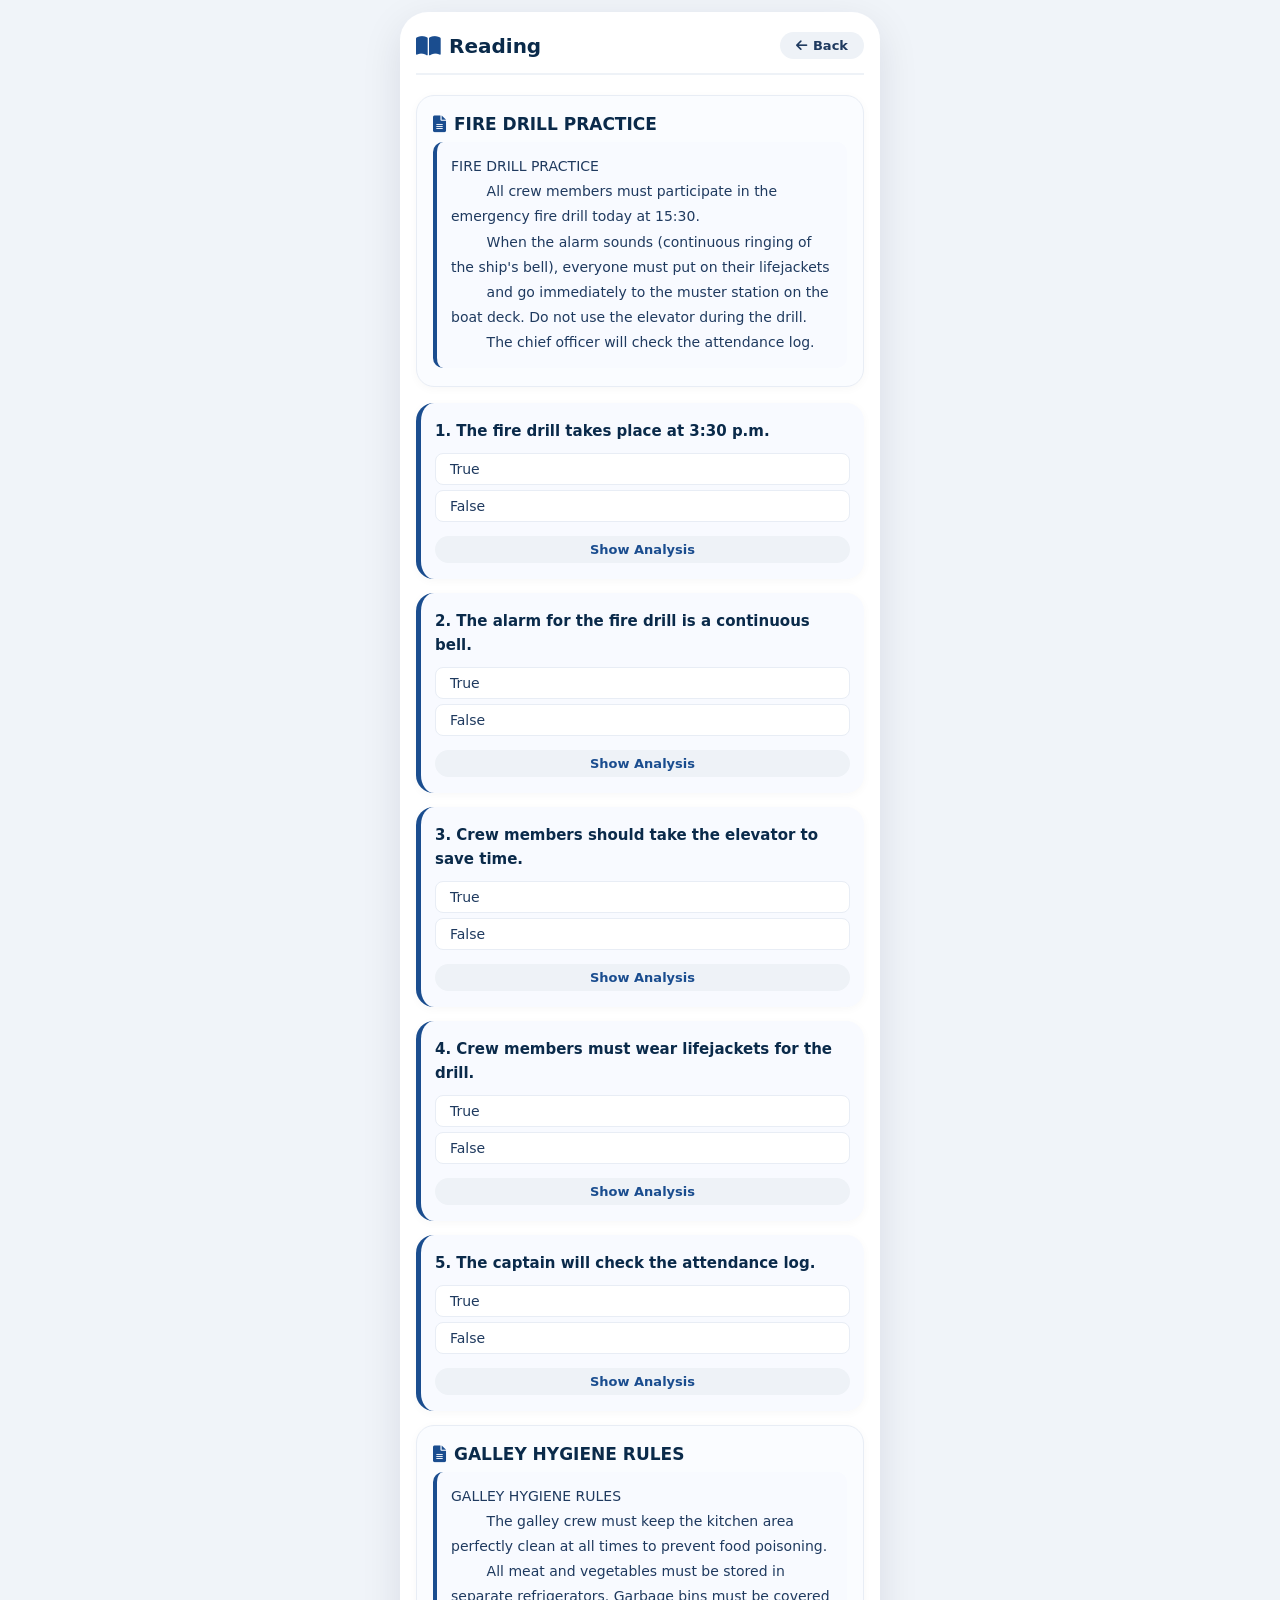
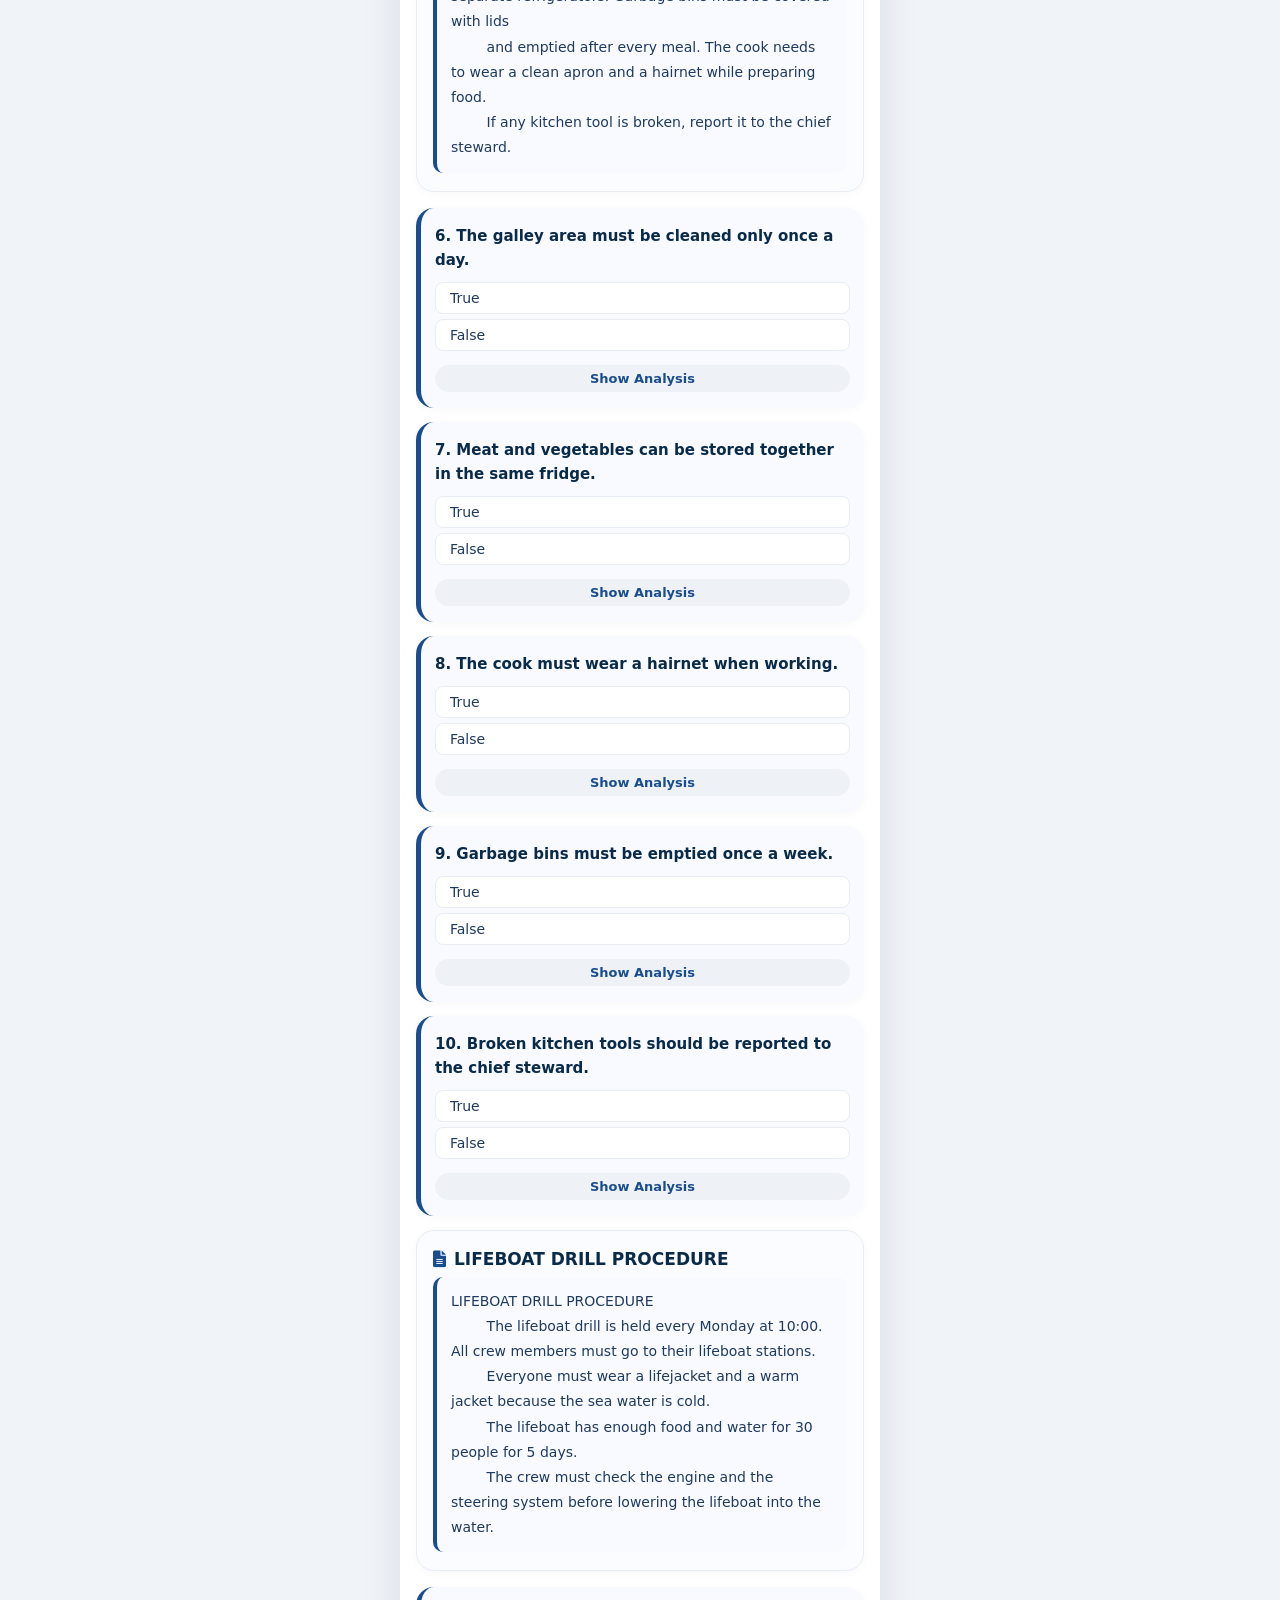
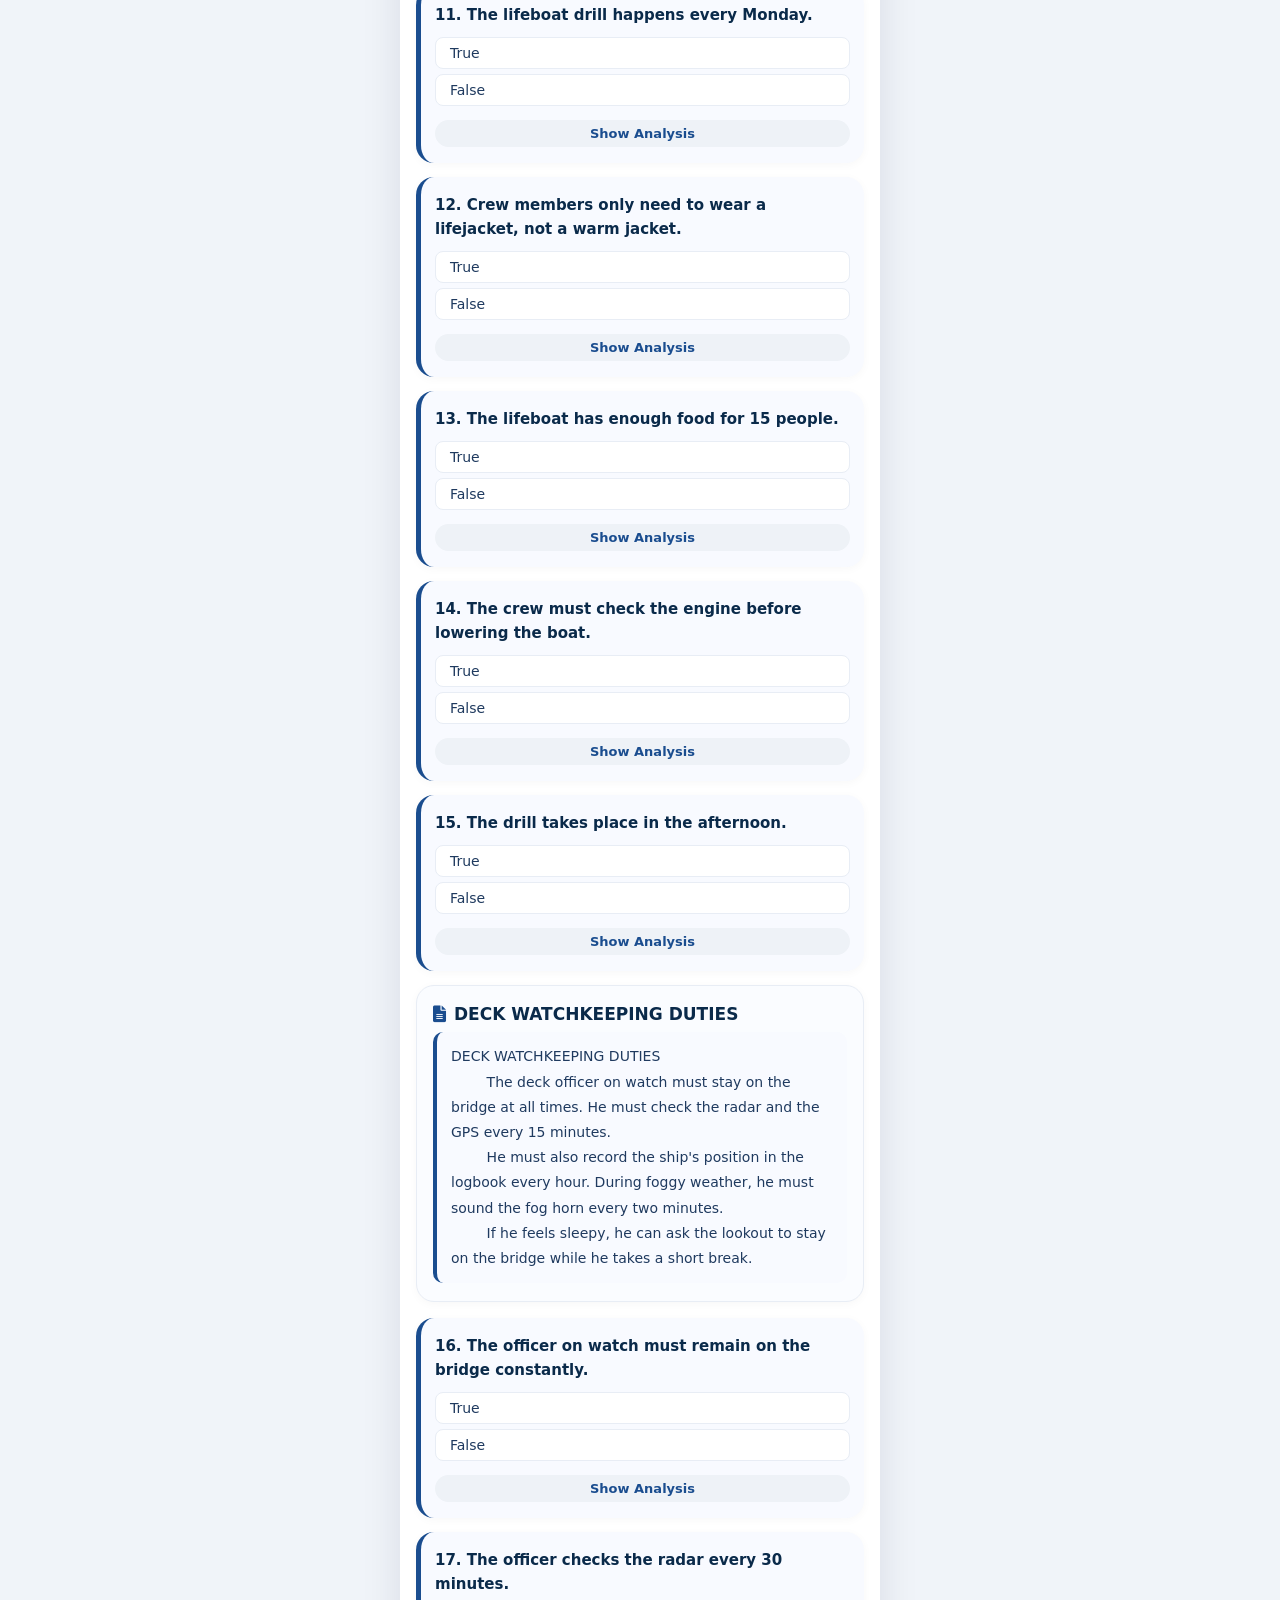
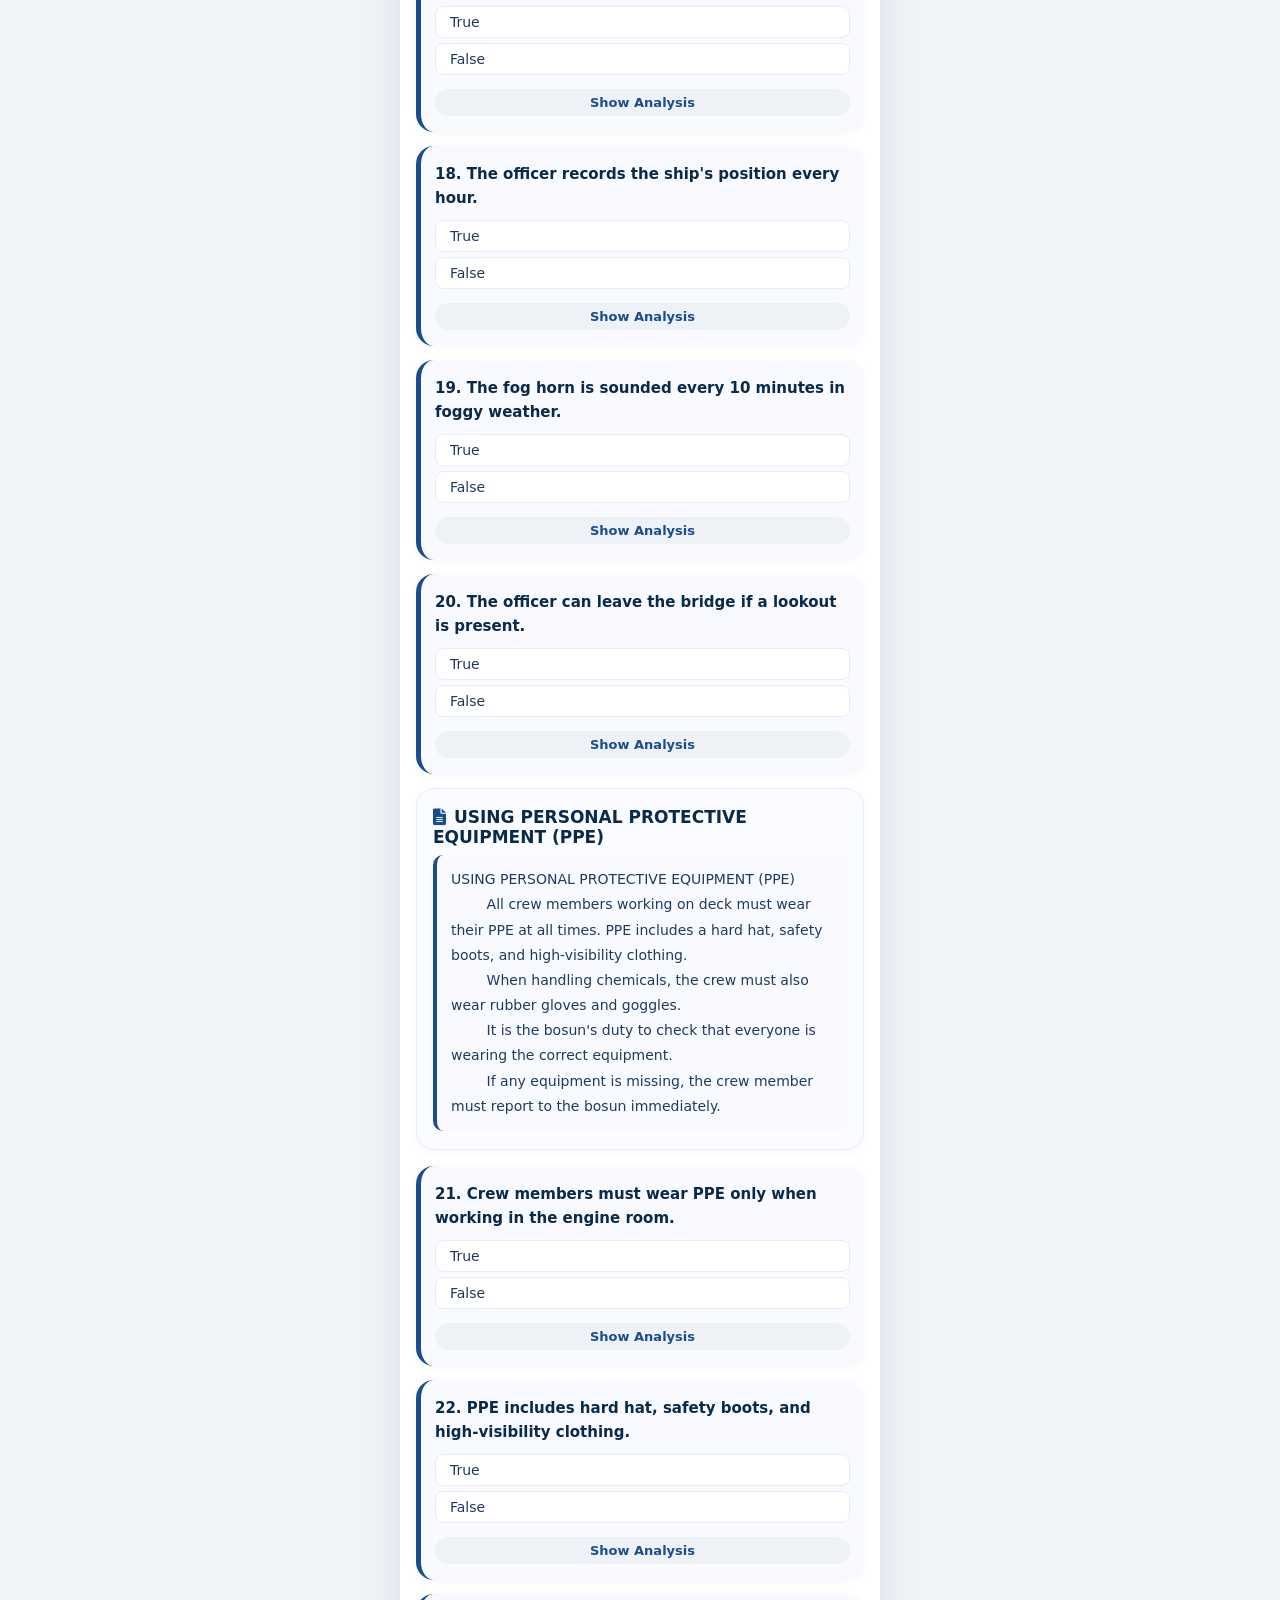
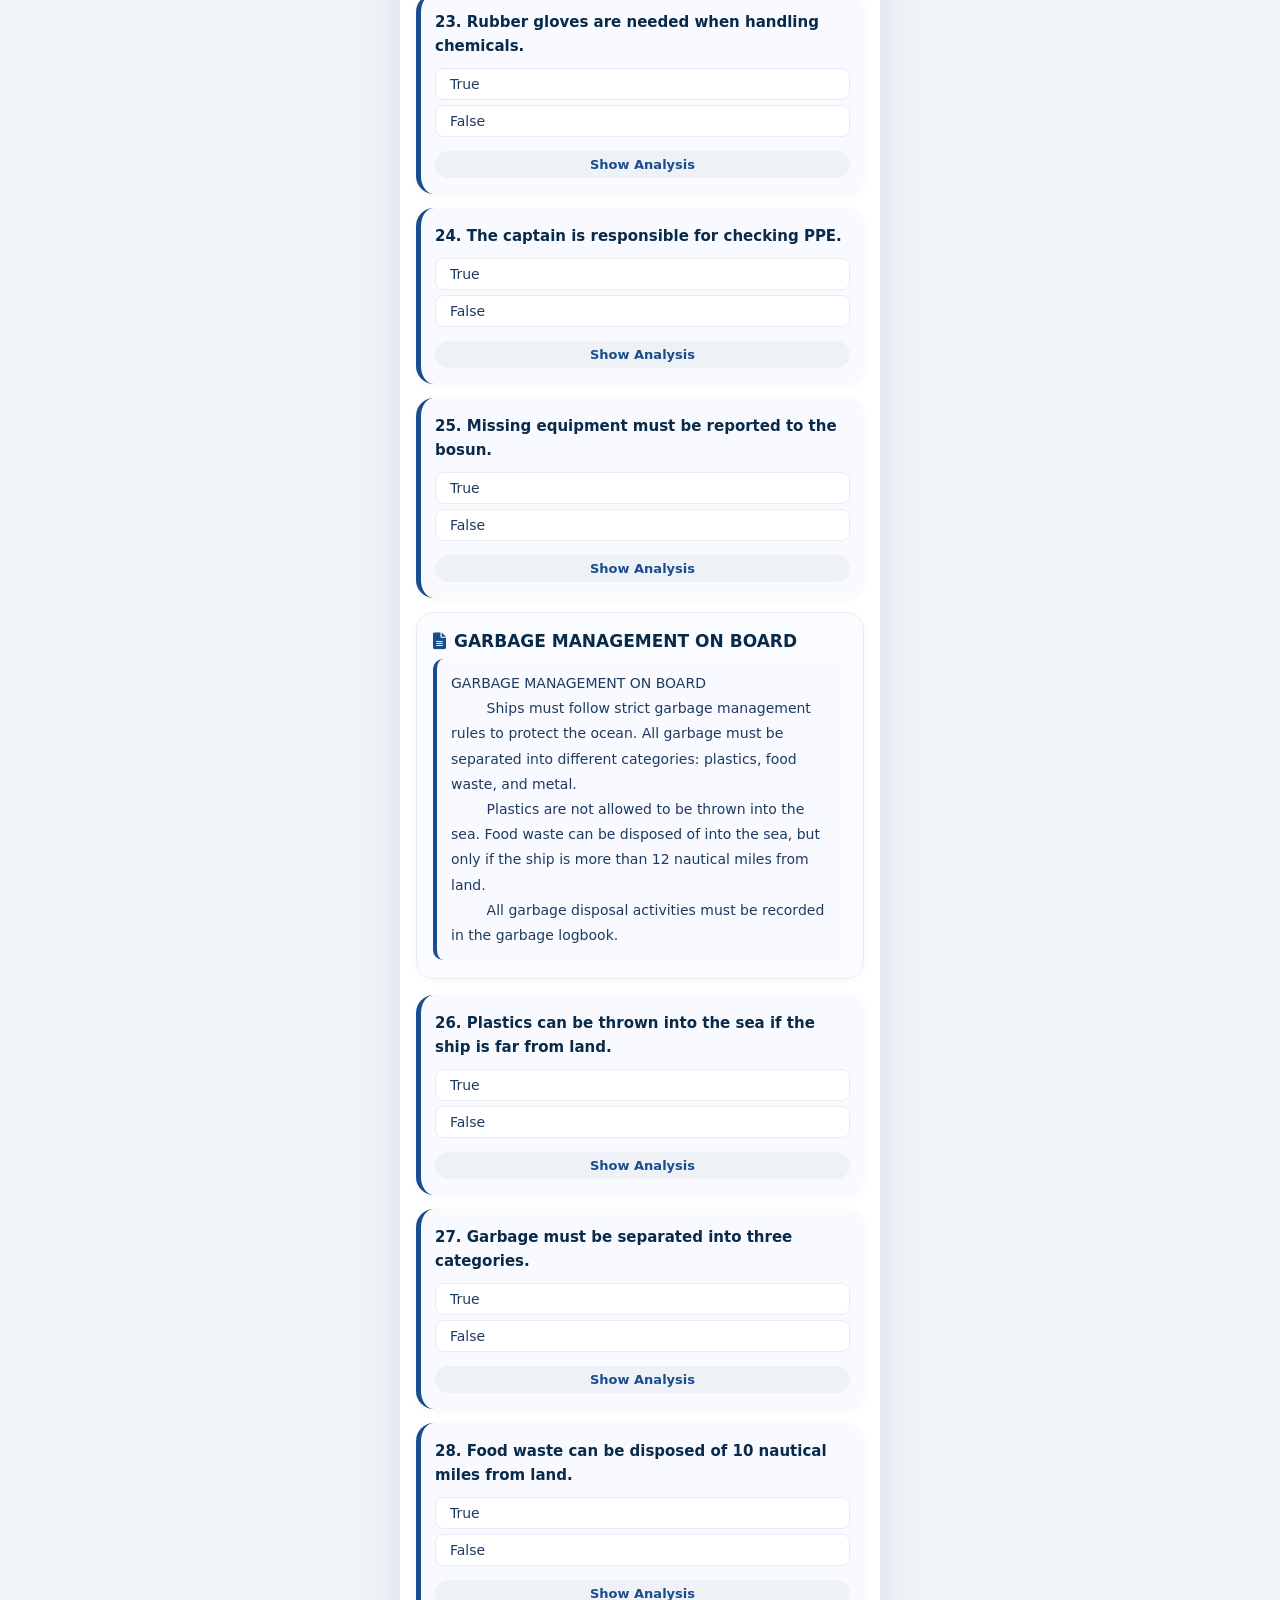
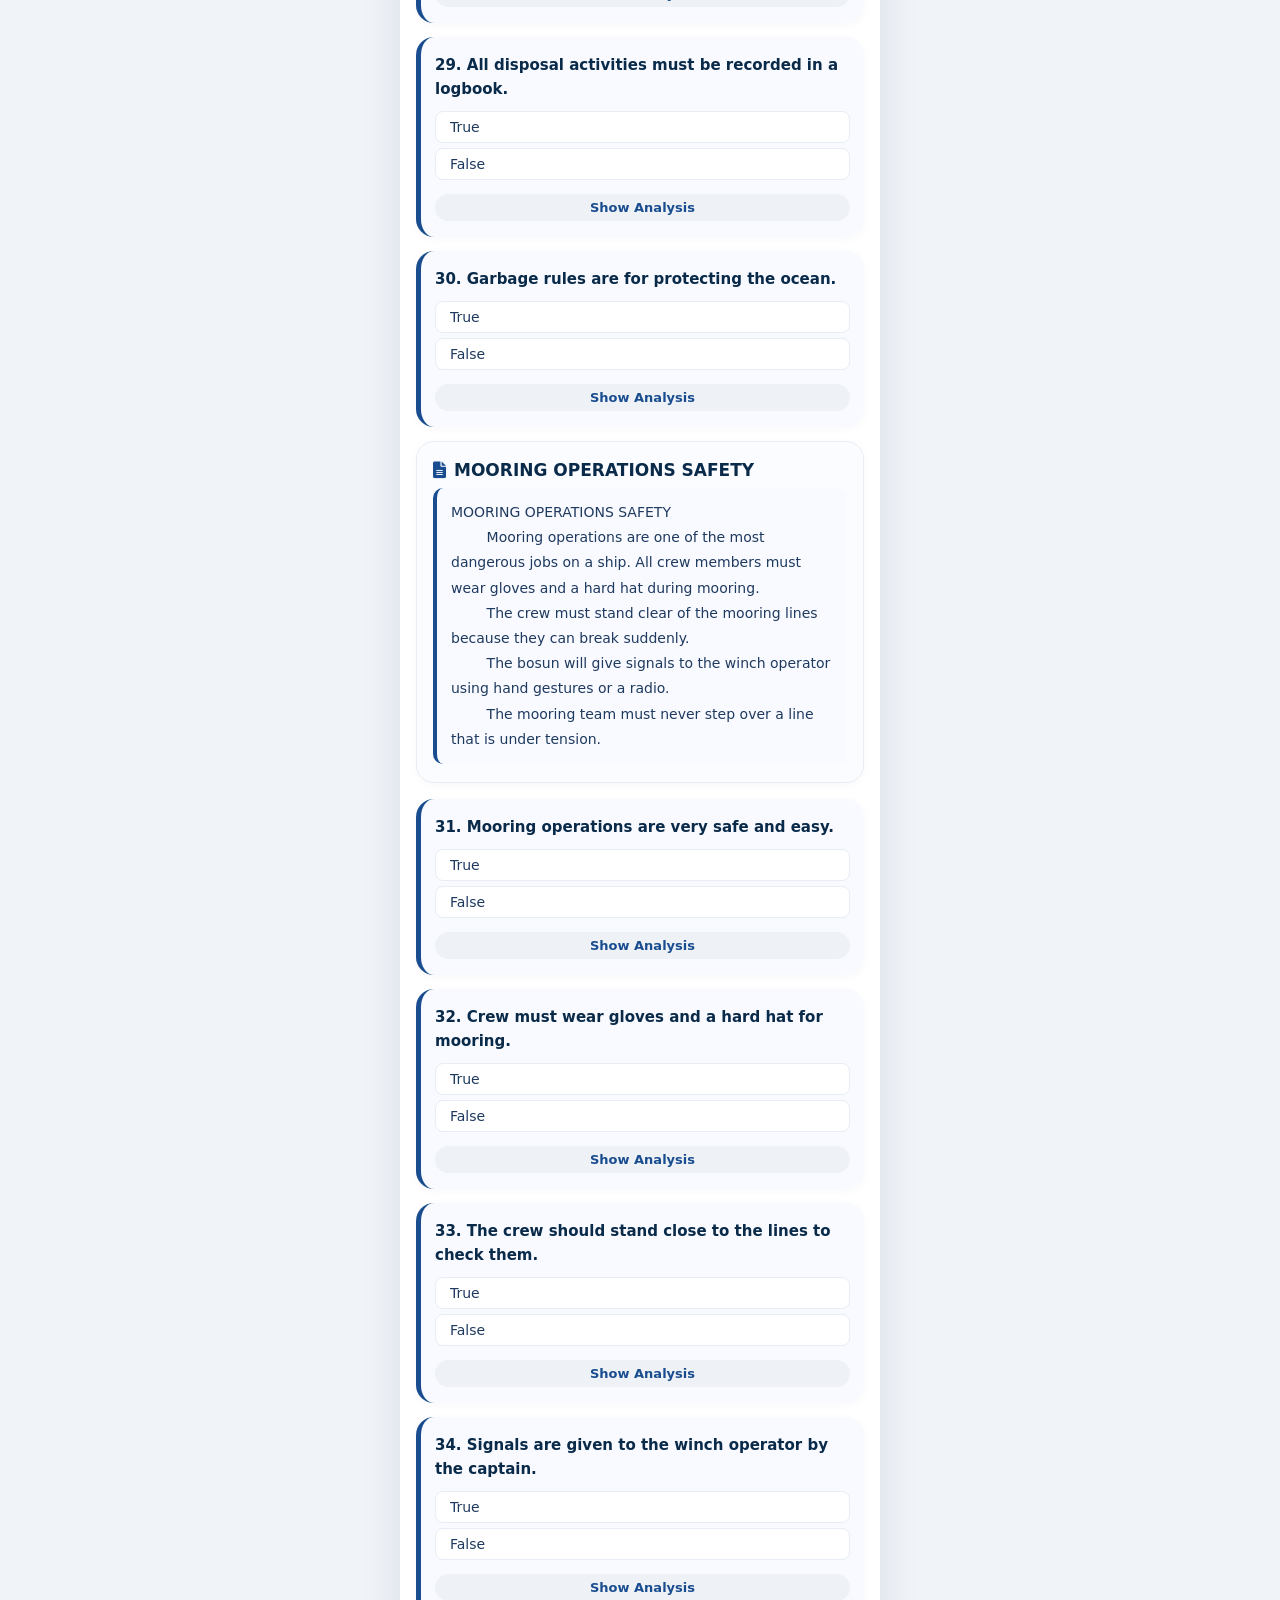
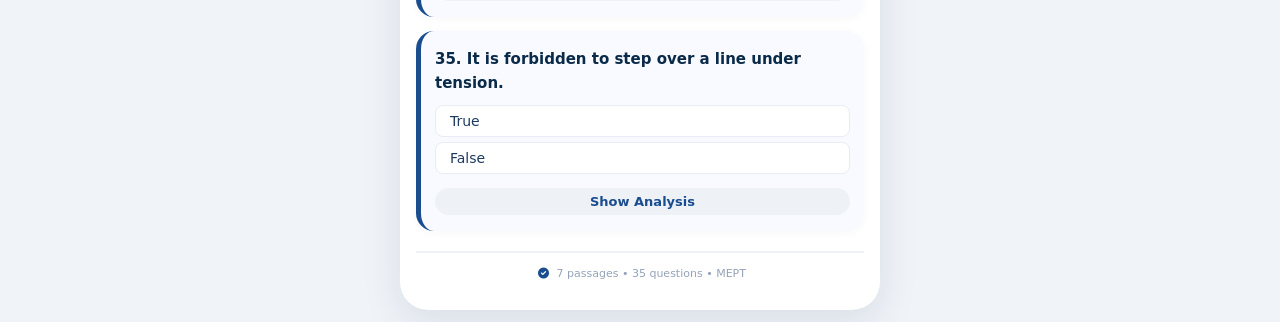
<file: reading.html>
<!DOCTYPE html>
<html lang="en">
<head>
    <meta charset="UTF-8" />
    <meta name="viewport" content="width=device-width, initial-scale=1.0, maximum-scale=1.0, user-scalable=yes" />
    <title>Reading – MEPT Learning</title>
    <link rel="stylesheet" href="https://cdnjs.cloudflare.com/ajax/libs/font-awesome/6.0.0-beta3/css/all.min.css" />
    <style>
        /* ===== RESET & BASE (mobile-first) ===== */
        * {
            margin: 0;
            padding: 0;
            box-sizing: border-box;
            font-family: 'Segoe UI', system-ui, -apple-system, sans-serif;
        }

        body {
            background: #f0f4f9;
            min-height: 100vh;
            padding: 12px;
            display: flex;
            justify-content: center;
            align-items: flex-start;
        }

        .container {
            max-width: 480px;
            width: 100%;
            margin: 0 auto;
            background: #ffffff;
            border-radius: 28px;
            box-shadow: 0 12px 40px rgba(0, 20, 50, 0.10);
            padding: 20px 16px 30px;
        }

        /* ===== HEADER ===== */
        .header {
            display: flex;
            justify-content: space-between;
            align-items: center;
            border-bottom: 2px solid #eef2f7;
            padding-bottom: 14px;
            margin-bottom: 20px;
            flex-wrap: wrap;
            gap: 6px;
        }

        .header h2 {
            font-size: 20px;
            color: #0a2a4a;
            display: flex;
            align-items: center;
            gap: 8px;
        }

        .header h2 i {
            color: #1a4d8f;
            font-size: 22px;
        }

        .btn-back {
            background: #eef2f7;
            border: none;
            padding: 6px 16px;
            border-radius: 50px;
            font-weight: 600;
            font-size: 13px;
            color: #1f3a5f;
            cursor: pointer;
            transition: 0.2s;
            display: flex;
            align-items: center;
            gap: 6px;
            text-decoration: none;
        }

        .btn-back:hover {
            background: #dce3ed;
        }
        .btn-back:active {
            transform: scale(0.96);
        }

        /* ===== READING PASSAGE CARD ===== */
        .reading-passage-card {
            background: #fafcff;
            border-radius: 18px;
            padding: 18px 16px;
            margin-bottom: 16px;
            border: 1px solid #e8edf5;
            box-shadow: 0 2px 10px rgba(0, 0, 0, 0.03);
        }

        .reading-passage-card h2 {
            font-size: 17px;
            color: #0a2a4a;
            margin-bottom: 8px;
        }

        .reading-passage-card .passage-text {
            font-size: 14px;
            line-height: 1.8;
            color: #1f3a5f;
            white-space: pre-wrap;
            background: #f8faff;
            padding: 12px 14px;
            border-radius: 10px;
            border-left: 4px solid #1a4d8f;
            font-family: 'Segoe UI', system-ui, sans-serif;
        }

        /* ===== QA CARD (for questions) ===== */
        .qa-card {
            background: #f8faff;
            border-radius: 18px;
            padding: 16px 14px;
            margin-bottom: 14px;
            border-left: 5px solid #1a4d8f;
            box-shadow: 0 2px 10px rgba(0, 0, 0, 0.03);
        }

        .question-text {
            font-size: 15px;
            font-weight: 600;
            color: #0a2a4a;
            margin-bottom: 10px;
            line-height: 1.6;
        }

        .options-stack {
            display: flex;
            flex-direction: column;
            gap: 5px;
            margin-bottom: 12px;
        }

        .option-item {
            padding: 7px 14px;
            background: #fff;
            border-radius: 8px;
            border: 1px solid #e8edf5;
            font-size: 14px;
            color: #1f3a5f;
        }

        /* ===== REVEAL BUTTON ===== */
        .reveal-trigger-btn {
            background: #eef2f7;
            border: none;
            padding: 6px 16px;
            border-radius: 20px;
            font-size: 13px;
            font-weight: 600;
            color: #1a4d8f;
            cursor: pointer;
            transition: 0.2s;
            margin-top: 2px;
            width: 100%;
            text-align: center;
        }

        .reveal-trigger-btn:active {
            background: #dce3ed;
            transform: scale(0.97);
        }

        /* ===== EXPLANATION BOX ===== */
        .explanation-box {
            display: none;
            margin-top: 14px;
            background: #f0f7ff;
            border-radius: 12px;
            padding: 14px 16px;
            border: 1px solid #d4e2f0;
            gap: 12px;
            flex-direction: column;
        }

        .explanation-box.show {
            display: flex;
        }

        .exp-row {
            display: flex;
            flex-direction: column;
            gap: 4px;
            padding: 5px 0;
            border-bottom: 1px solid #e2edf7;
        }

        .exp-row:last-child {
            border-bottom: none;
        }

        .exp-label {
            font-size: 11px;
            font-weight: 700;
            color: #1a4d8f;
            text-transform: uppercase;
            letter-spacing: 0.3px;
        }

        .correct-ans-highlight {
            background: #dcfce7;
            padding: 4px 12px;
            border-radius: 6px;
            color: #166534;
            font-weight: 600;
            display: inline-block;
            font-size: 14px;
        }

        .correct-ans-highlight i {
            margin-right: 6px;
        }

        .exp-row .text-content {
            font-size: 14px;
            line-height: 1.6;
            color: #1f3a5f;
        }

        /* ===== FOOTER ===== */
        .footer {
            margin-top: 20px;
            padding-top: 14px;
            border-top: 2px solid #eef2f7;
            text-align: center;
            font-size: 11px;
            color: #94a3b8;
        }

        .footer i {
            color: #1a4d8f;
            margin: 0 4px;
        }

        /* ===== RESPONSIVE ===== */
        @media (max-width: 420px) {
            .container {
                padding: 14px 12px 20px;
            }
            .question-text {
                font-size: 14px;
            }
            .option-item {
                font-size: 13px;
                padding: 6px 12px;
            }
            .header h2 {
                font-size: 17px;
            }
            .btn-back {
                font-size: 12px;
                padding: 5px 12px;
            }
            .reading-passage-card .passage-text {
                font-size: 13px;
                padding: 10px 12px;
            }
        }

        @media (max-width: 360px) {
            .qa-card {
                padding: 14px 12px;
            }
            .exp-row .text-content {
                font-size: 13px;
            }
        }
    </style>
</head>
<body>

    <div class="container">

        <!-- ===== HEADER ===== -->
        <div class="header">
            <h2><i class="fas fa-book-open"></i> Reading</h2>
            <a href="learning.html" class="btn-back"><i class="fas fa-arrow-left"></i> Back</a>
        </div>

        <!-- ===== CONTENT ===== -->
        <div id="readingList"></div>

        <!-- ===== FOOTER ===== -->
        <div class="footer">
            <i class="fas fa-check-circle"></i> 7 passages &bull; 35 questions &bull; MEPT
        </div>

    </div>

    <script>
        // ============================================================
        // READING DATA (7 passages, 5 questions each – all English)
        // ============================================================
        const READING_DATA = [{
            readingId: 1,
            title: "FIRE DRILL PRACTICE",
            passage: `FIRE DRILL PRACTICE
        All crew members must participate in the emergency fire drill today at 15:30. 
        When the alarm sounds (continuous ringing of the ship's bell), everyone must put on their lifejackets 
        and go immediately to the muster station on the boat deck. Do not use the elevator during the drill. 
        The chief officer will check the attendance log.`,
            questions: [{
                id: 1,
                question: "1. The fire drill takes place at 3:30 p.m.",
                options: ["True", "False"],
                correct: "True",
                why: "The passage explicitly states 'today at 15:30'. In 12-hour format, 15:30 is 3:30 p.m. Therefore, the statement is correct.",
                strategy: "Convert 24-hour times to 12-hour format. 15:30 = 3:30 p.m."
            }, {
                id: 2,
                question: "2. The alarm for the fire drill is a continuous bell.",
                options: ["True", "False"],
                correct: "True",
                why: "The passage mentions '(continuous ringing of the ship's bell)' directly, confirming the alarm is a continuous bell.",
                strategy: "Look for exact keywords like 'continuous bell' in the text."
            }, {
                id: 3,
                question: "3. Crew members should take the elevator to save time.",
                options: ["True", "False"],
                correct: "False",
                why: "The passage clearly says 'Do not use the elevator during the drill.' The statement says they should use it, which is the opposite.",
                strategy: "Pay attention to negative instructions like 'Do not' – they directly contradict positive statements."
            }, {
                id: 4,
                question: "4. Crew members must wear lifejackets for the drill.",
                options: ["True", "False"],
                correct: "True",
                why: "The passage states 'everyone must put on their lifejackets'. 'Put on' means 'wear', so this is true.",
                strategy: "Recognize synonyms: 'put on' = 'wear'."
            }, {
                id: 5,
                question: "5. The captain will check the attendance log.",
                options: ["True", "False"],
                correct: "False",
                why: "The last sentence says 'The chief officer will check the attendance log.' It is the chief officer, not the captain.",
                strategy: "Always check the specific person mentioned. Captain vs Chief Officer are different roles."
            }]
        }, {
            readingId: 2,
            title: "GALLEY HYGIENE RULES",
            passage: `GALLEY HYGIENE RULES
        The galley crew must keep the kitchen area perfectly clean at all times to prevent food poisoning. 
        All meat and vegetables must be stored in separate refrigerators. Garbage bins must be covered with lids 
        and emptied after every meal. The cook needs to wear a clean apron and a hairnet while preparing food. 
        If any kitchen tool is broken, report it to the chief steward.`,
            questions: [{
                id: 6,
                question: "6. The galley area must be cleaned only once a day.",
                options: ["True", "False"],
                correct: "False",
                why: "The passage says 'keep the kitchen area perfectly clean at all times' – not just once a day. 'At all times' means continuously.",
                strategy: "'At all times' and 'once a day' are opposites. Pay attention to frequency adverbs."
            }, {
                id: 7,
                question: "7. Meat and vegetables can be stored together in the same fridge.",
                options: ["True", "False"],
                correct: "False",
                why: "The passage states 'All meat and vegetables must be stored in separate refrigerators.' 'Separate' means not together.",
                strategy: "Words like 'separate' directly contradict 'together'."
            }, {
                id: 8,
                question: "8. The cook must wear a hairnet when working.",
                options: ["True", "False"],
                correct: "True",
                why: "The passage says 'The cook needs to wear a clean apron and a hairnet while preparing food.' So it is required.",
                strategy: "Scan for specific items like 'hairnet' in the text."
            }, {
                id: 9,
                question: "9. Garbage bins must be emptied once a week.",
                options: ["True", "False"],
                correct: "False",
                why: "The passage says 'emptied after every meal', not once a week. 'After every meal' is much more frequent.",
                strategy: "Compare time frames: 'after every meal' vs 'once a week'."
            }, {
                id: 10,
                question: "10. Broken kitchen tools should be reported to the chief steward.",
                options: ["True", "False"],
                correct: "True",
                why: "The last line: 'If any kitchen tool is broken, report it to the chief steward.' This matches exactly.",
                strategy: "Look for the exact phrase 'report it to the chief steward'."
            }]
        }, {
            readingId: 3,
            title: "LIFEBOAT DRILL PROCEDURE",
            passage: `LIFEBOAT DRILL PROCEDURE
        The lifeboat drill is held every Monday at 10:00. All crew members must go to their lifeboat stations. 
        Everyone must wear a lifejacket and a warm jacket because the sea water is cold. 
        The lifeboat has enough food and water for 30 people for 5 days. 
        The crew must check the engine and the steering system before lowering the lifeboat into the water.`,
            questions: [{
                id: 11,
                question: "11. The lifeboat drill happens every Monday.",
                options: ["True", "False"],
                correct: "True",
                why: "The first sentence: 'The lifeboat drill is held every Monday at 10:00.' So it is true.",
                strategy: "The first sentence often contains key scheduling information."
            }, {
                id: 12,
                question: "12. Crew members only need to wear a lifejacket, not a warm jacket.",
                options: ["True", "False"],
                correct: "False",
                why: "The passage says 'Everyone must wear a lifejacket and a warm jacket.' Both are required, not just one.",
                strategy: "Notice the conjunction 'and' – it means both items are required."
            }, {
                id: 13,
                question: "13. The lifeboat has enough food for 15 people.",
                options: ["True", "False"],
                correct: "False",
                why: "The passage says 'enough food and water for 30 people', not 15. The number is wrong.",
                strategy: "Pay close attention to numbers: 30 vs 15."
            }, {
                id: 14,
                question: "14. The crew must check the engine before lowering the boat.",
                options: ["True", "False"],
                correct: "True",
                why: "The last sentence: 'The crew must check the engine and the steering system before lowering the lifeboat.'",
                strategy: "Look for the sequence: 'before lowering' indicates a prior action."
            }, {
                id: 15,
                question: "15. The drill takes place in the afternoon.",
                options: ["True", "False"],
                correct: "False",
                why: "The drill is at 10:00, which is morning (a.m.), not afternoon.",
                strategy: "Know that 10:00 is a.m. (morning), not p.m. (afternoon)."
            }]
        }, {
            readingId: 4,
            title: "DECK WATCHKEEPING DUTIES",
            passage: `DECK WATCHKEEPING DUTIES
        The deck officer on watch must stay on the bridge at all times. He must check the radar and the GPS every 15 minutes. 
        He must also record the ship's position in the logbook every hour. During foggy weather, he must sound the fog horn every two minutes. 
        If he feels sleepy, he can ask the lookout to stay on the bridge while he takes a short break.`,
            questions: [{
                id: 16,
                question: "16. The officer on watch must remain on the bridge constantly.",
                options: ["True", "False"],
                correct: "True",
                why: "'must stay on the bridge at all times' means constantly. So it is true.",
                strategy: "'At all times' = constantly."
            }, {
                id: 17,
                question: "17. The officer checks the radar every 30 minutes.",
                options: ["True", "False"],
                correct: "False",
                why: "The passage says 'every 15 minutes', not 30. So the statement is false.",
                strategy: "Check numbers carefully: 15 vs 30."
            }, {
                id: 18,
                question: "18. The officer records the ship's position every hour.",
                options: ["True", "False"],
                correct: "True",
                why: "The passage states 'record the ship's position in the logbook every hour.' Exactly matches.",
                strategy: "Match the exact phrase 'every hour'."
            }, {
                id: 19,
                question: "19. The fog horn is sounded every 10 minutes in foggy weather.",
                options: ["True", "False"],
                correct: "False",
                why: "It says 'every two minutes', not every 10 minutes. So it's false.",
                strategy: "Specific frequency: every 2 minutes vs every 10 minutes."
            }, {
                id: 20,
                question: "20. The officer can leave the bridge if a lookout is present.",
                options: ["True", "False"],
                correct: "True",
                why: "'he can ask the lookout to stay on the bridge while he takes a short break' – so if a lookout is present, he can leave briefly.",
                strategy: "Look for conditional statements: 'if... can...'"
            }]
        }, {
            readingId: 5,
            title: "USING PERSONAL PROTECTIVE EQUIPMENT (PPE)",
            passage: `USING PERSONAL PROTECTIVE EQUIPMENT (PPE)
        All crew members working on deck must wear their PPE at all times. PPE includes a hard hat, safety boots, and high-visibility clothing. 
        When handling chemicals, the crew must also wear rubber gloves and goggles. 
        It is the bosun's duty to check that everyone is wearing the correct equipment. 
        If any equipment is missing, the crew member must report to the bosun immediately.`,
            questions: [{
                id: 21,
                question: "21. Crew members must wear PPE only when working in the engine room.",
                options: ["True", "False"],
                correct: "False",
                why: "The passage says 'working on deck', not engine room. The location is wrong.",
                strategy: "Verify the location: 'on deck' vs 'engine room'."
            }, {
                id: 22,
                question: "22. PPE includes hard hat, safety boots, and high-visibility clothing.",
                options: ["True", "False"],
                correct: "True",
                why: "The passage explicitly lists these three items as part of PPE.",
                strategy: "Scan for the list of items after 'includes'."
            }, {
                id: 23,
                question: "23. Rubber gloves are needed when handling chemicals.",
                options: ["True", "False"],
                correct: "True",
                why: "The passage states: 'When handling chemicals, the crew must also wear rubber gloves and goggles.'",
                strategy: "Look for specific conditions like 'when handling chemicals'."
            }, {
                id: 24,
                question: "24. The captain is responsible for checking PPE.",
                options: ["True", "False"],
                correct: "False",
                why: "It says 'It is the bosun's duty to check...' – the bosun, not the captain.",
                strategy: "Identify the responsible person: Bosun vs Captain."
            }, {
                id: 25,
                question: "25. Missing equipment must be reported to the bosun.",
                options: ["True", "False"],
                correct: "True",
                why: "The last sentence: 'the crew member must report to the bosun immediately.'",
                strategy: "Look for 'report to the bosun'."
            }]
        }, {
            readingId: 6,
            title: "GARBAGE MANAGEMENT ON BOARD",
            passage: `GARBAGE MANAGEMENT ON BOARD
        Ships must follow strict garbage management rules to protect the ocean. All garbage must be separated into different categories: plastics, food waste, and metal. 
        Plastics are not allowed to be thrown into the sea. Food waste can be disposed of into the sea, but only if the ship is more than 12 nautical miles from land. 
        All garbage disposal activities must be recorded in the garbage logbook.`,
            questions: [{
                id: 26,
                question: "26. Plastics can be thrown into the sea if the ship is far from land.",
                options: ["True", "False"],
                correct: "False",
                why: "The passage says 'Plastics are not allowed to be thrown into the sea.' There is no exception for distance.",
                strategy: "'Not allowed' is absolute – no conditions apply."
            }, {
                id: 27,
                question: "27. Garbage must be separated into three categories.",
                options: ["True", "False"],
                correct: "True",
                why: "The passage lists three categories: plastics, food waste, and metal.",
                strategy: "Count the items listed after the colon."
            }, {
                id: 28,
                question: "28. Food waste can be disposed of 10 nautical miles from land.",
                options: ["True", "False"],
                correct: "False",
                why: "It requires 'more than 12 nautical miles'. 10 is less than 12, so it's not allowed.",
                strategy: "Compare numbers: more than 12 vs 10."
            }, {
                id: 29,
                question: "29. All disposal activities must be recorded in a logbook.",
                options: ["True", "False"],
                correct: "True",
                why: "The last sentence says 'All garbage disposal activities must be recorded in the garbage logbook.'",
                strategy: "Look for 'recorded in the logbook'."
            }, {
                id: 30,
                question: "30. Garbage rules are for protecting the ocean.",
                options: ["True", "False"],
                correct: "True",
                why: "The first sentence: 'Ships must follow strict garbage management rules to protect the ocean.'",
                strategy: "The purpose is stated at the very beginning."
            }]
        }, {
            readingId: 7,
            title: "MOORING OPERATIONS SAFETY",
            passage: `MOORING OPERATIONS SAFETY
        Mooring operations are one of the most dangerous jobs on a ship. All crew members must wear gloves and a hard hat during mooring. 
        The crew must stand clear of the mooring lines because they can break suddenly. 
        The bosun will give signals to the winch operator using hand gestures or a radio. 
        The mooring team must never step over a line that is under tension.`,
            questions: [{
                id: 31,
                question: "31. Mooring operations are very safe and easy.",
                options: ["True", "False"],
                correct: "False",
                why: "The passage says 'one of the most dangerous jobs' – the opposite of safe and easy.",
                strategy: "'Dangerous' is the opposite of 'safe'."
            }, {
                id: 32,
                question: "32. Crew must wear gloves and a hard hat for mooring.",
                options: ["True", "False"],
                correct: "True",
                why: "The passage states 'All crew members must wear gloves and a hard hat during mooring.'",
                strategy: "Exact match: 'gloves and a hard hat'."
            }, {
                id: 33,
                question: "33. The crew should stand close to the lines to check them.",
                options: ["True", "False"],
                correct: "False",
                why: "The passage says 'must stand clear of the mooring lines' – meaning stay away, not close.",
                strategy: "'Stand clear' means keep a distance."
            }, {
                id: 34,
                question: "34. Signals are given to the winch operator by the captain.",
                options: ["True", "False"],
                correct: "False",
                why: "It says 'The bosun will give signals to the winch operator' – bosun, not captain.",
                strategy: "Check who performs the action: bosun vs captain."
            }, {
                id: 35,
                question: "35. It is forbidden to step over a line under tension.",
                options: ["True", "False"],
                correct: "True",
                why: "The last sentence: 'must never step over a line that is under tension.' 'Never' means forbidden.",
                strategy: "'Never' = forbidden / not allowed."
            }]
        }];

        // ============================================================
        // RENDER
        // ============================================================
        function renderReading() {
            const container = document.getElementById('readingList');
            if (!container) return;

            let html = '';
            READING_DATA.forEach(rd => {
                // passage card
                html += `
                    <div class="reading-passage-card">
                        <h2><i class="fas fa-file-alt" style="color:#1a4d8f; margin-right:8px;"></i>${rd.title}</h2>
                        <div class="passage-text">${rd.passage}</div>
                    </div>
                `;
                // questions for this passage
                rd.questions.forEach(q => {
                    html += `
                        <div class="qa-card">
                            <div class="question-text">${q.question}</div>
                            <div class="options-stack">
                                ${q.options.map(opt => `<div class="option-item">${opt}</div>`).join('')}
                            </div>
                            <button class="reveal-trigger-btn" onclick="toggleExplanation(this)">Show Analysis</button>
                            <div class="explanation-box">
                                <div class="exp-row">
                                    <span class="exp-label">Correct Answer</span>
                                    <span class="correct-ans-highlight"><i class="fas fa-check-circle"></i> ${q.correct}</span>
                                </div>
                                <div class="exp-row">
                                    <span class="exp-label">Explanation</span>
                                    <div class="text-content">${q.why}</div>
                                </div>
                                <div class="exp-row">
                                    <span class="exp-label">Strategy</span>
                                    <div class="text-content">${q.strategy}</div>
                                </div>
                            </div>
                        </div>
                    `;
                });
            });
            container.innerHTML = html;
        }

        // ============================================================
        // TOGGLE
        // ============================================================
        function toggleExplanation(btn) {
            const box = btn.nextElementSibling;
            if (!box || !box.classList.contains('explanation-box')) return;
            const isShowing = box.classList.contains('show');
            // close all others
            document.querySelectorAll('.explanation-box.show').forEach(b => b.classList.remove('show'));
            if (!isShowing) {
                box.classList.add('show');
                btn.textContent = 'Hide Analysis';
            } else {
                box.classList.remove('show');
                btn.textContent = 'Show Analysis';
            }
        }

        // ============================================================
        // INIT
        // ============================================================
        document.addEventListener('DOMContentLoaded', renderReading);
    </script>

</body>
</html>
</file>
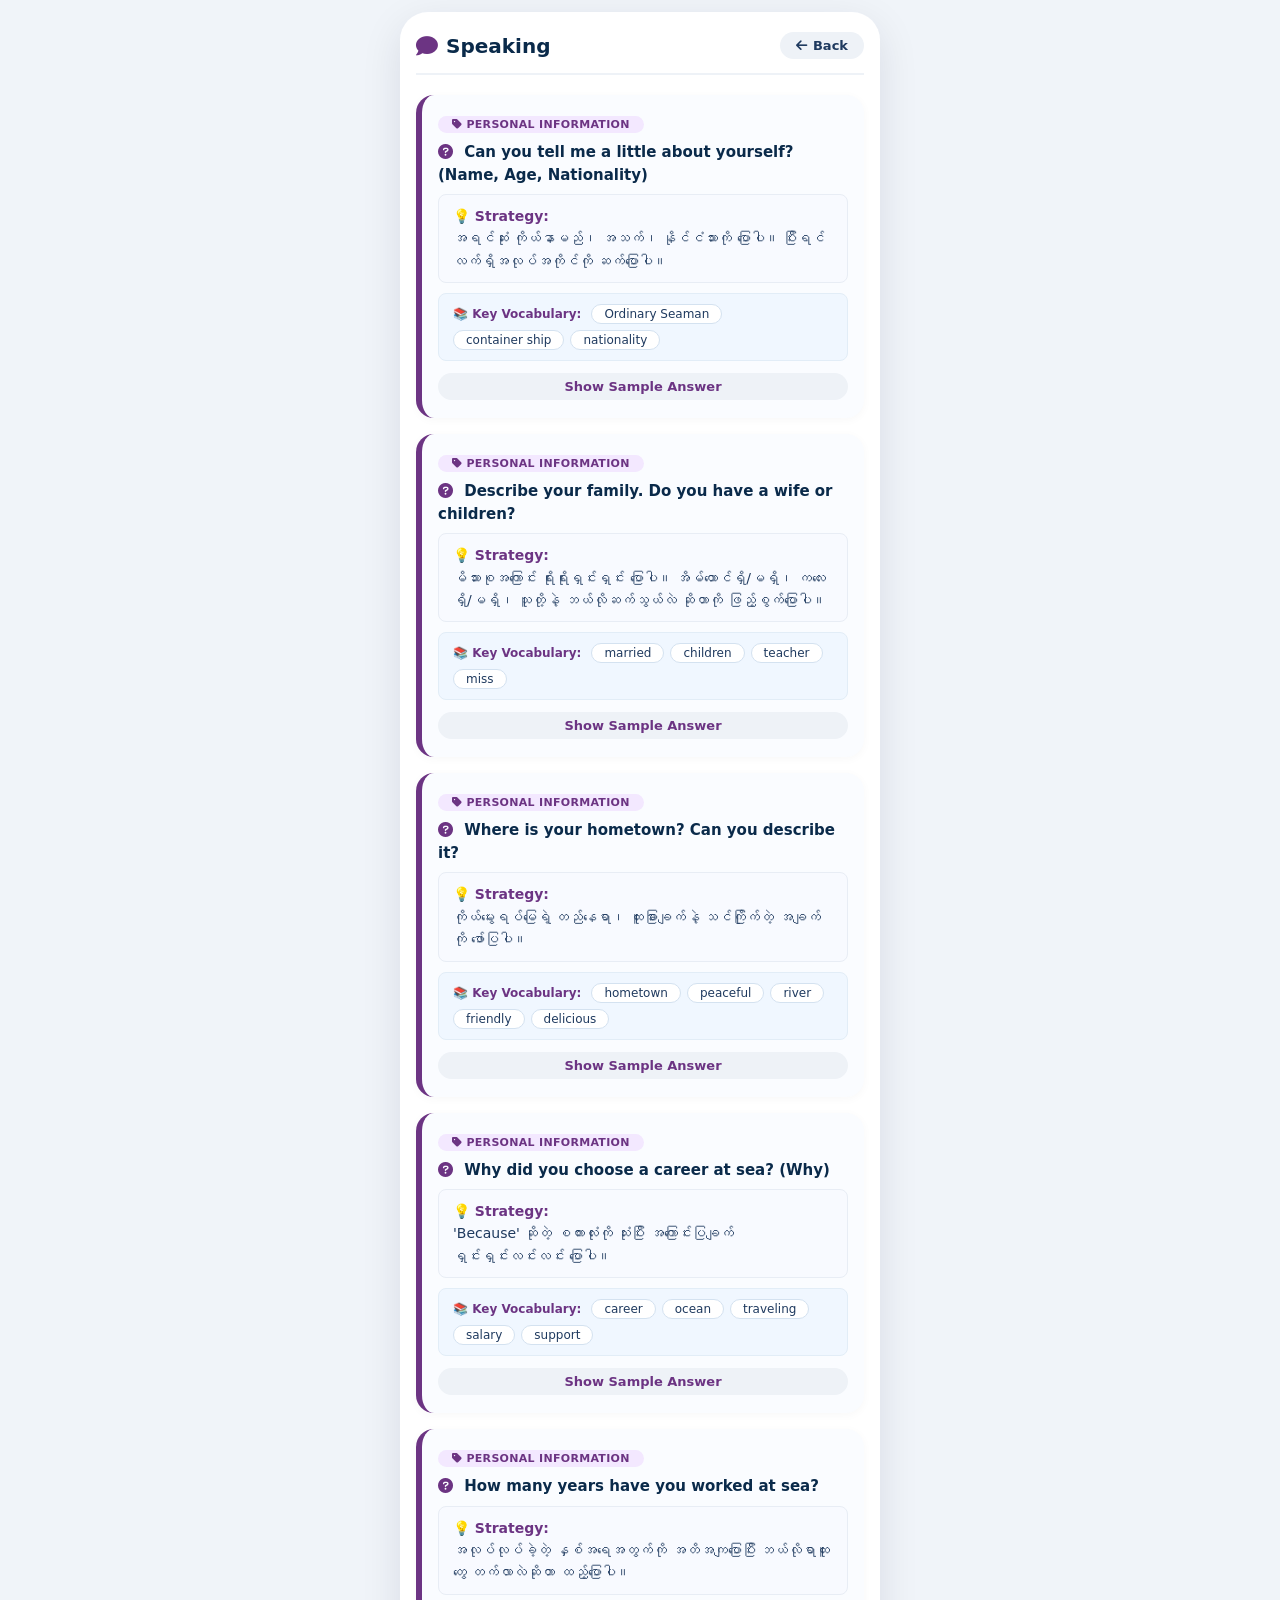
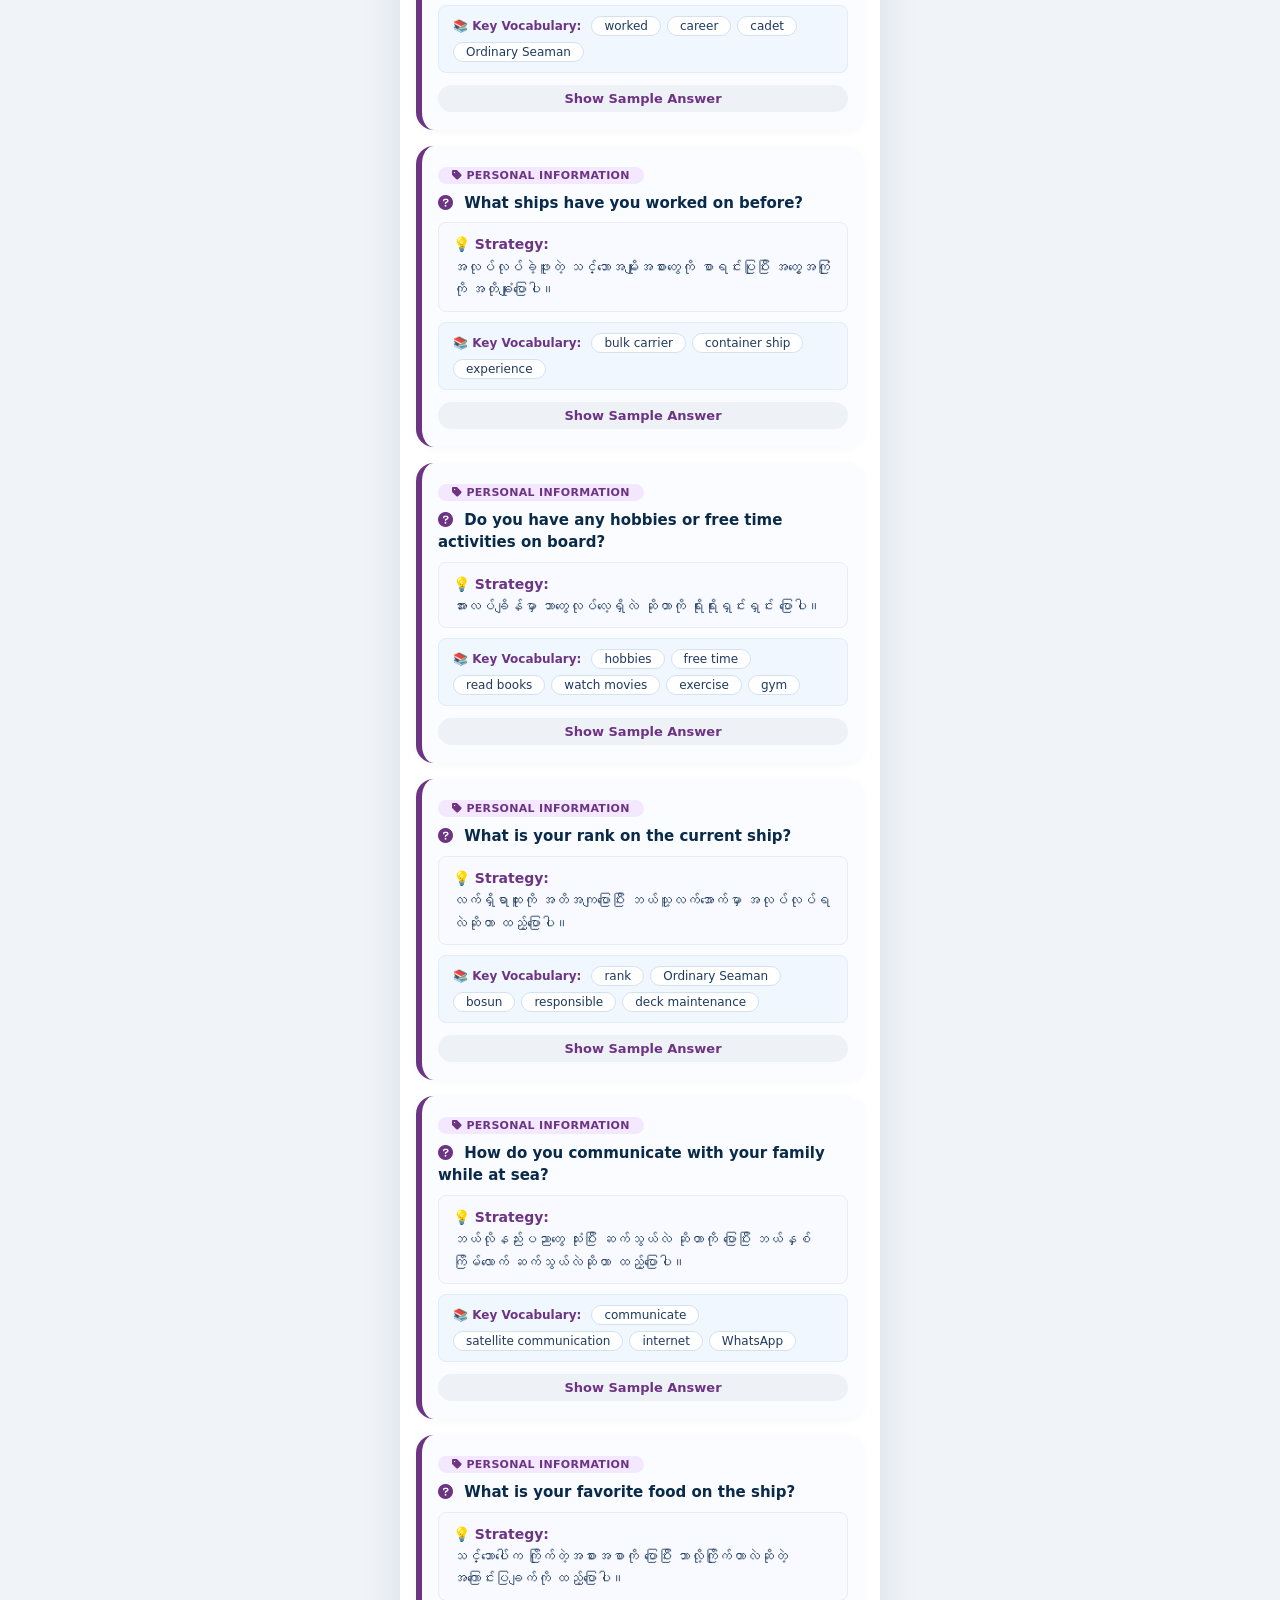
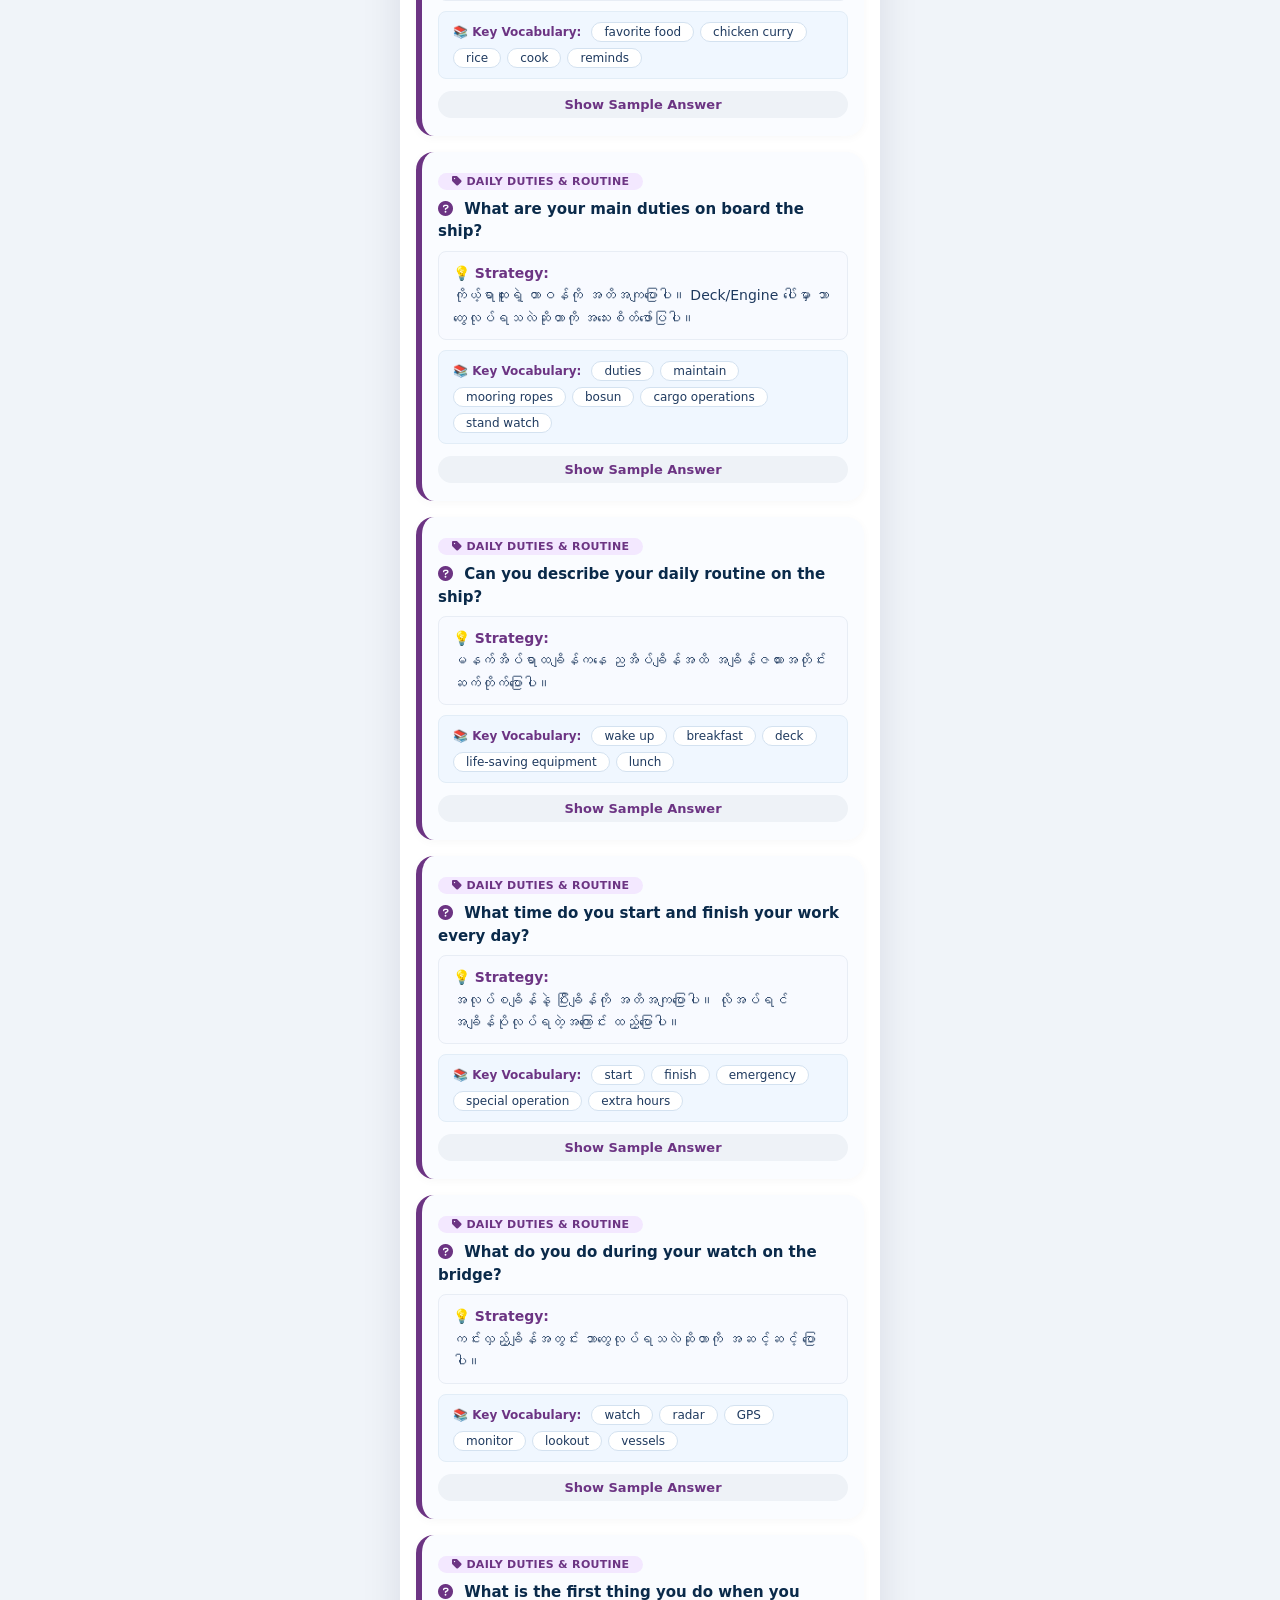
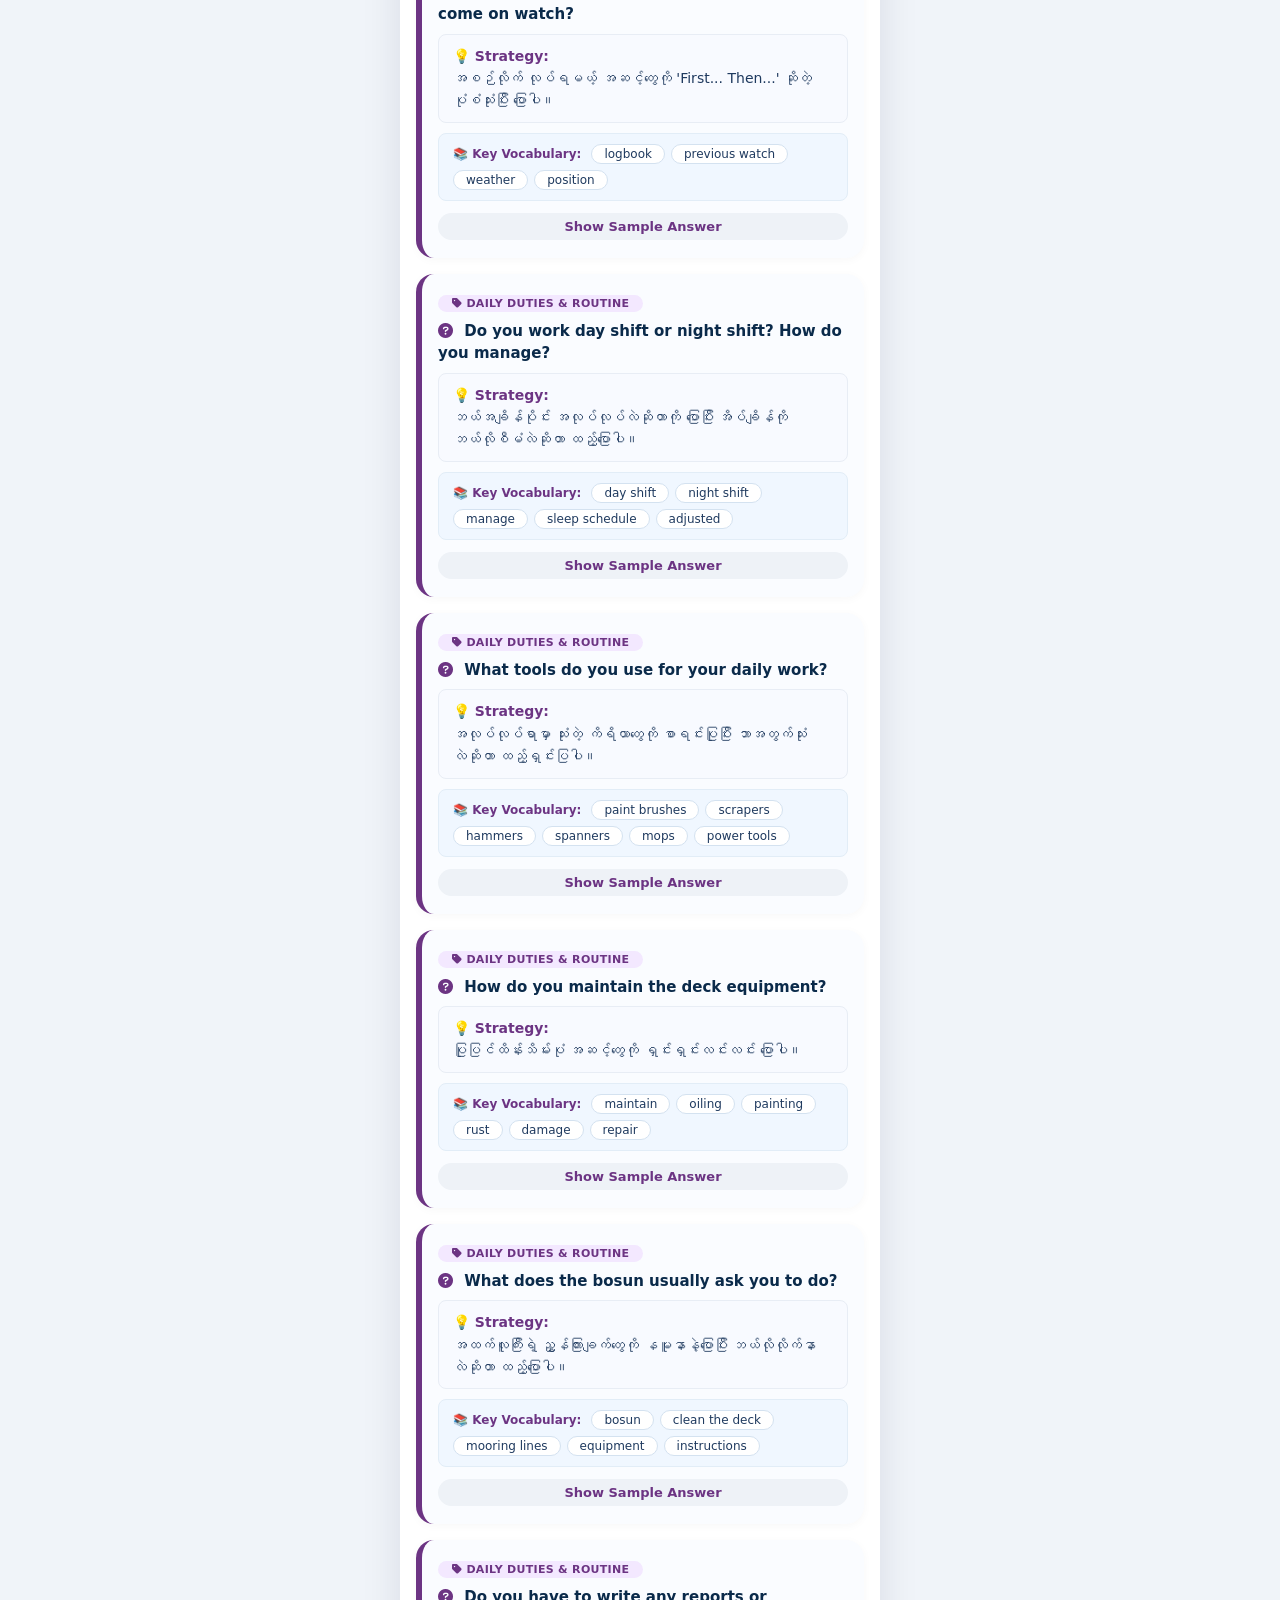
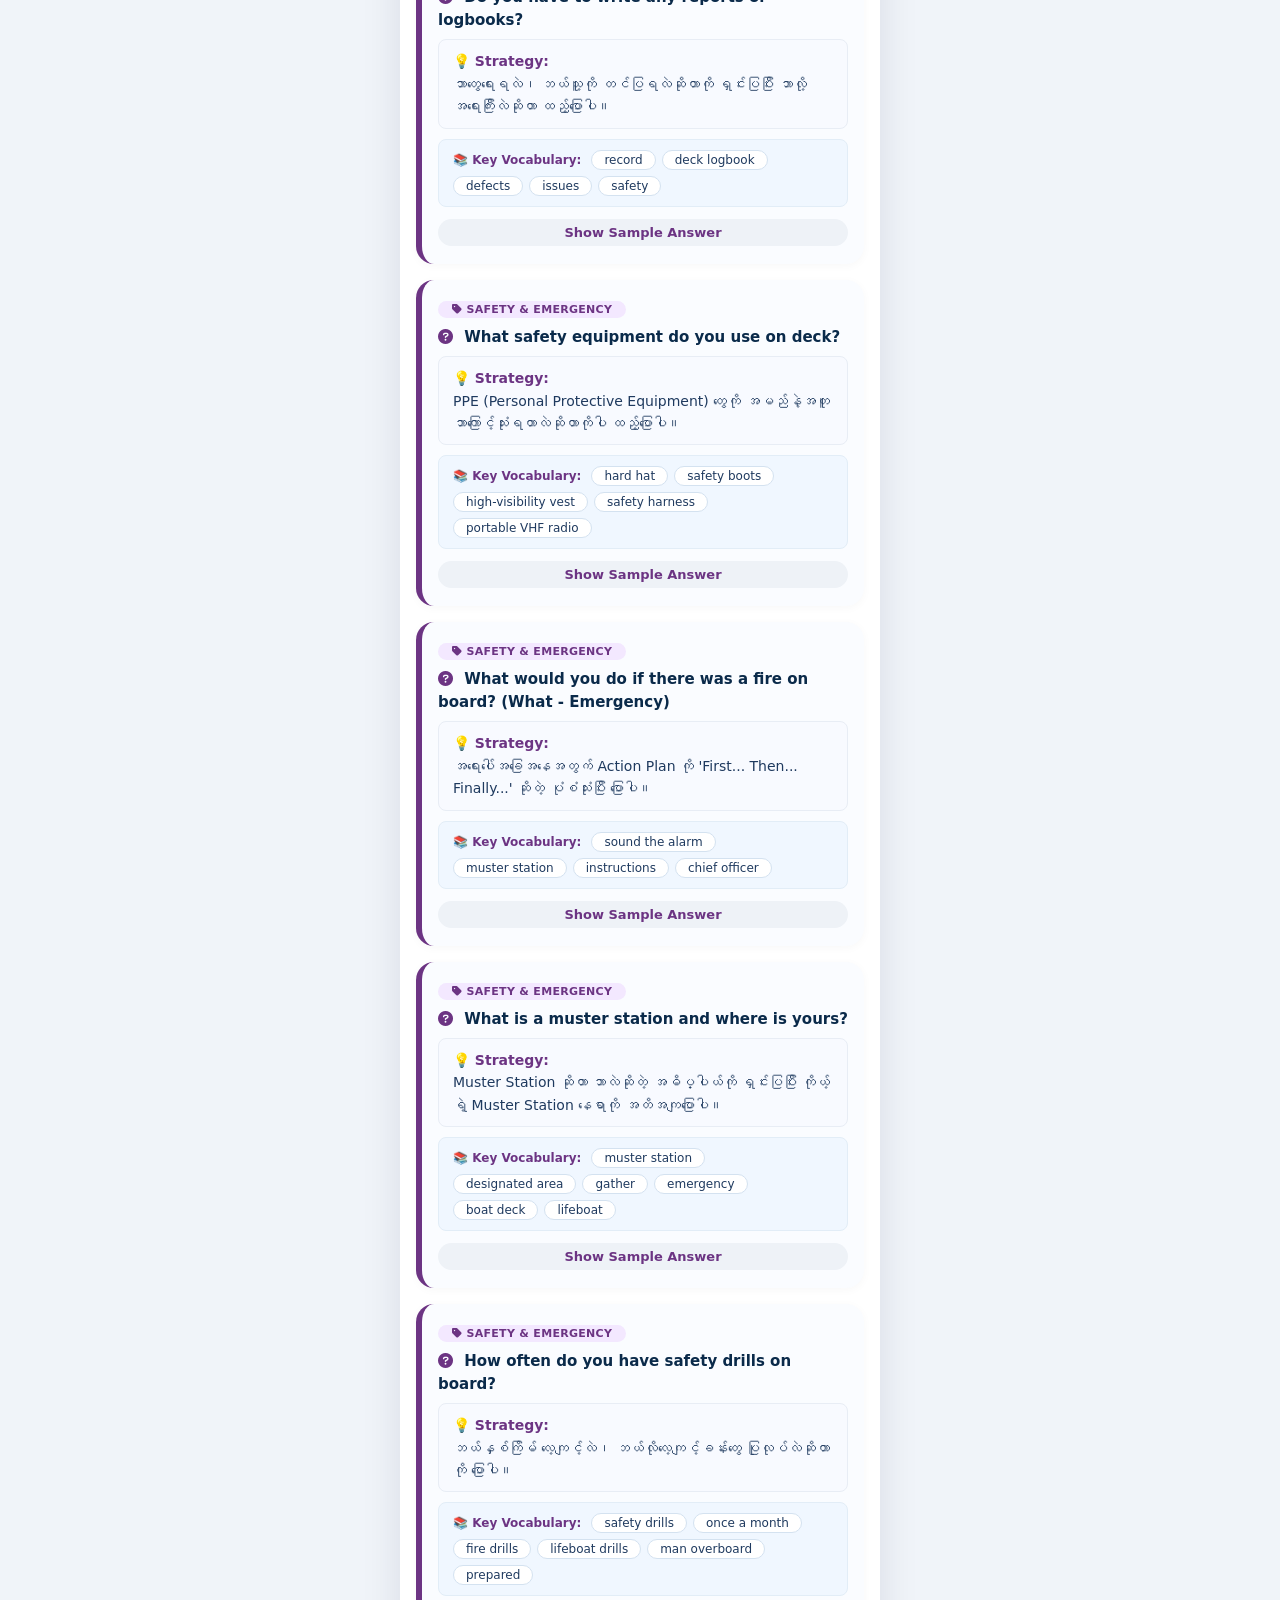
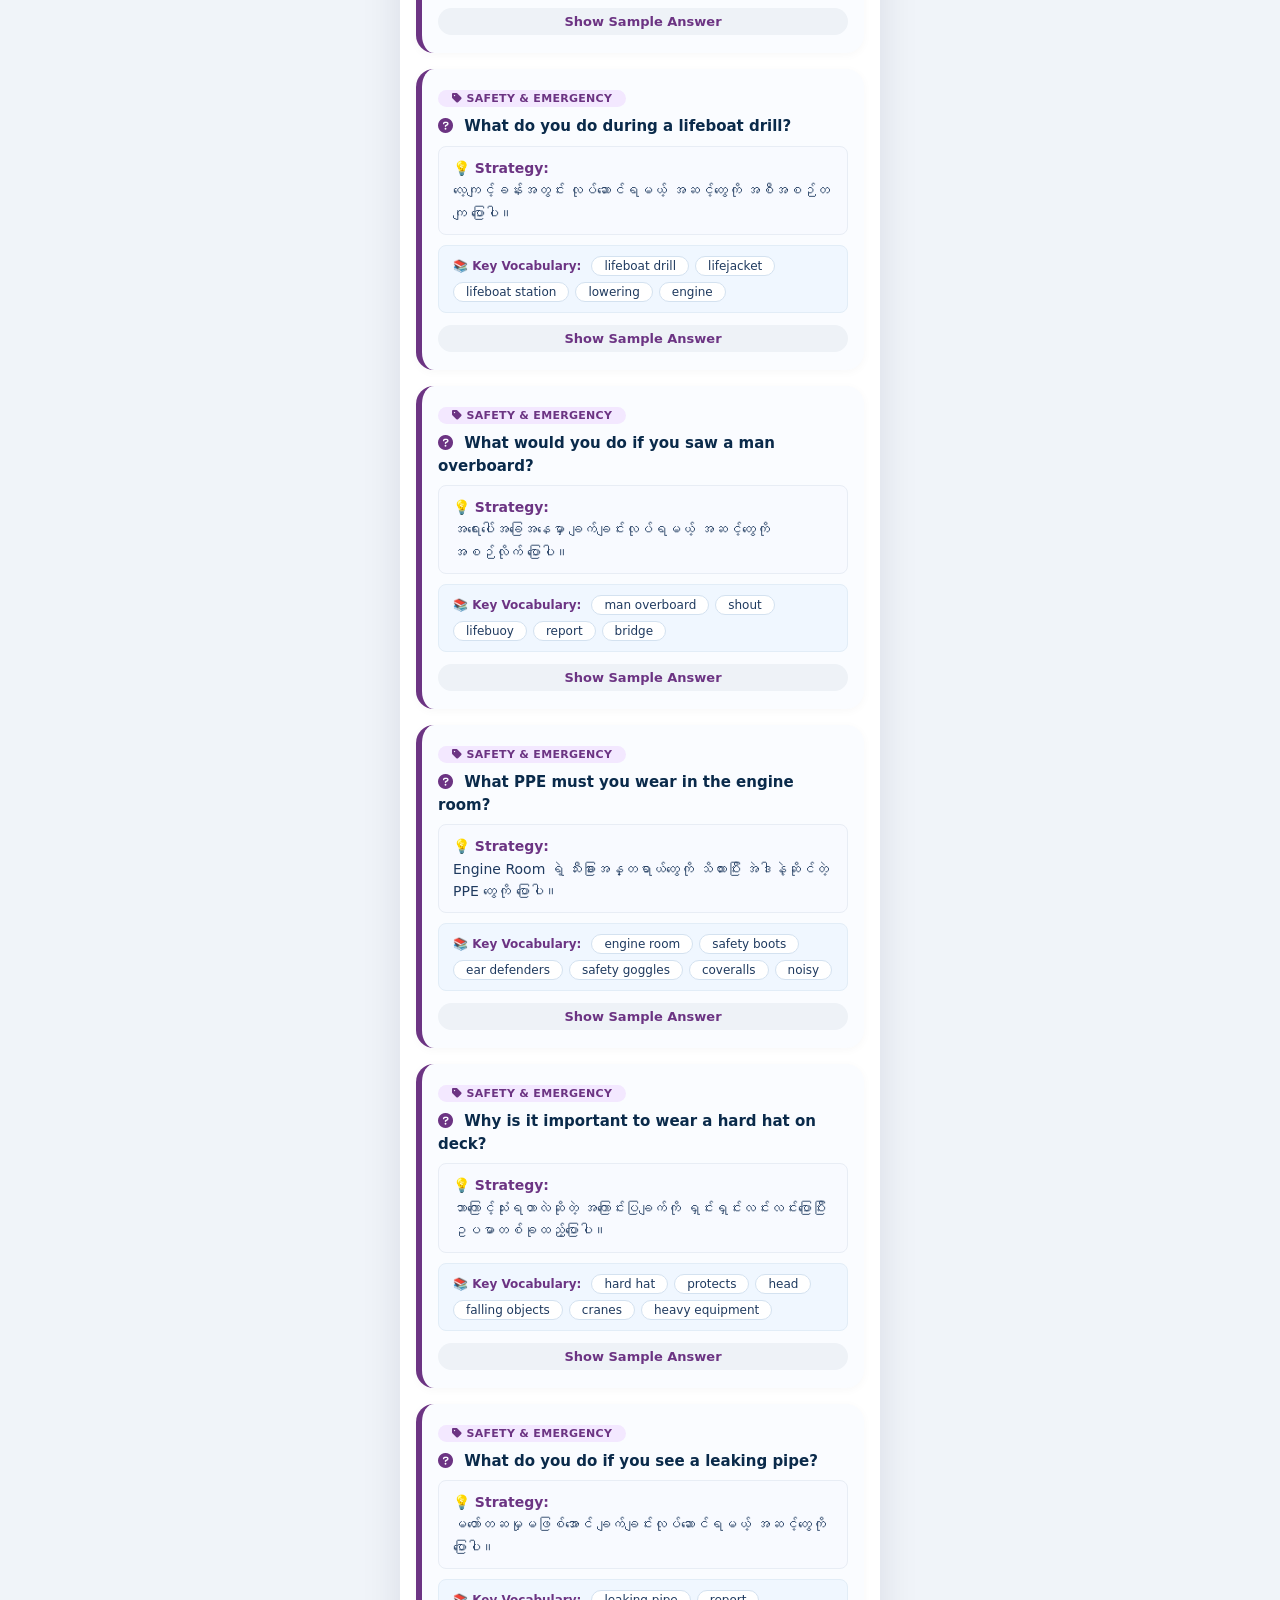
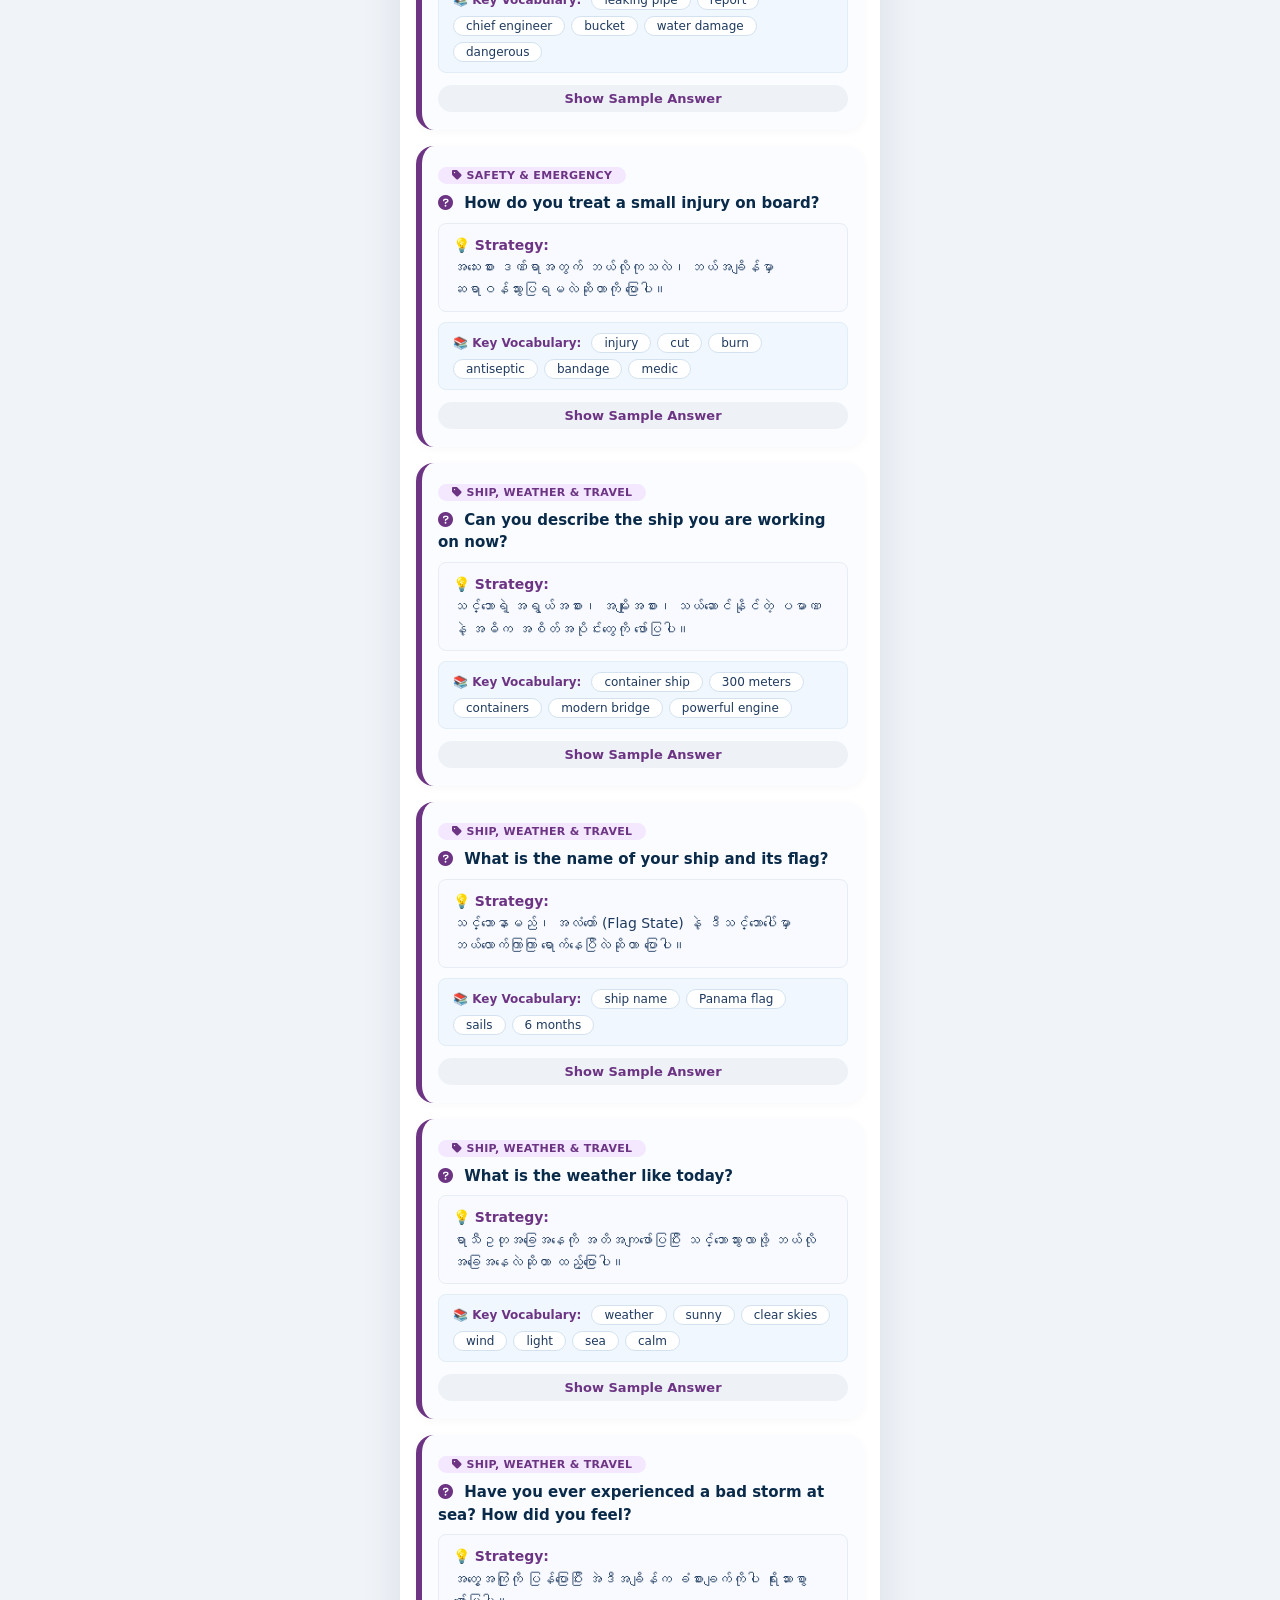
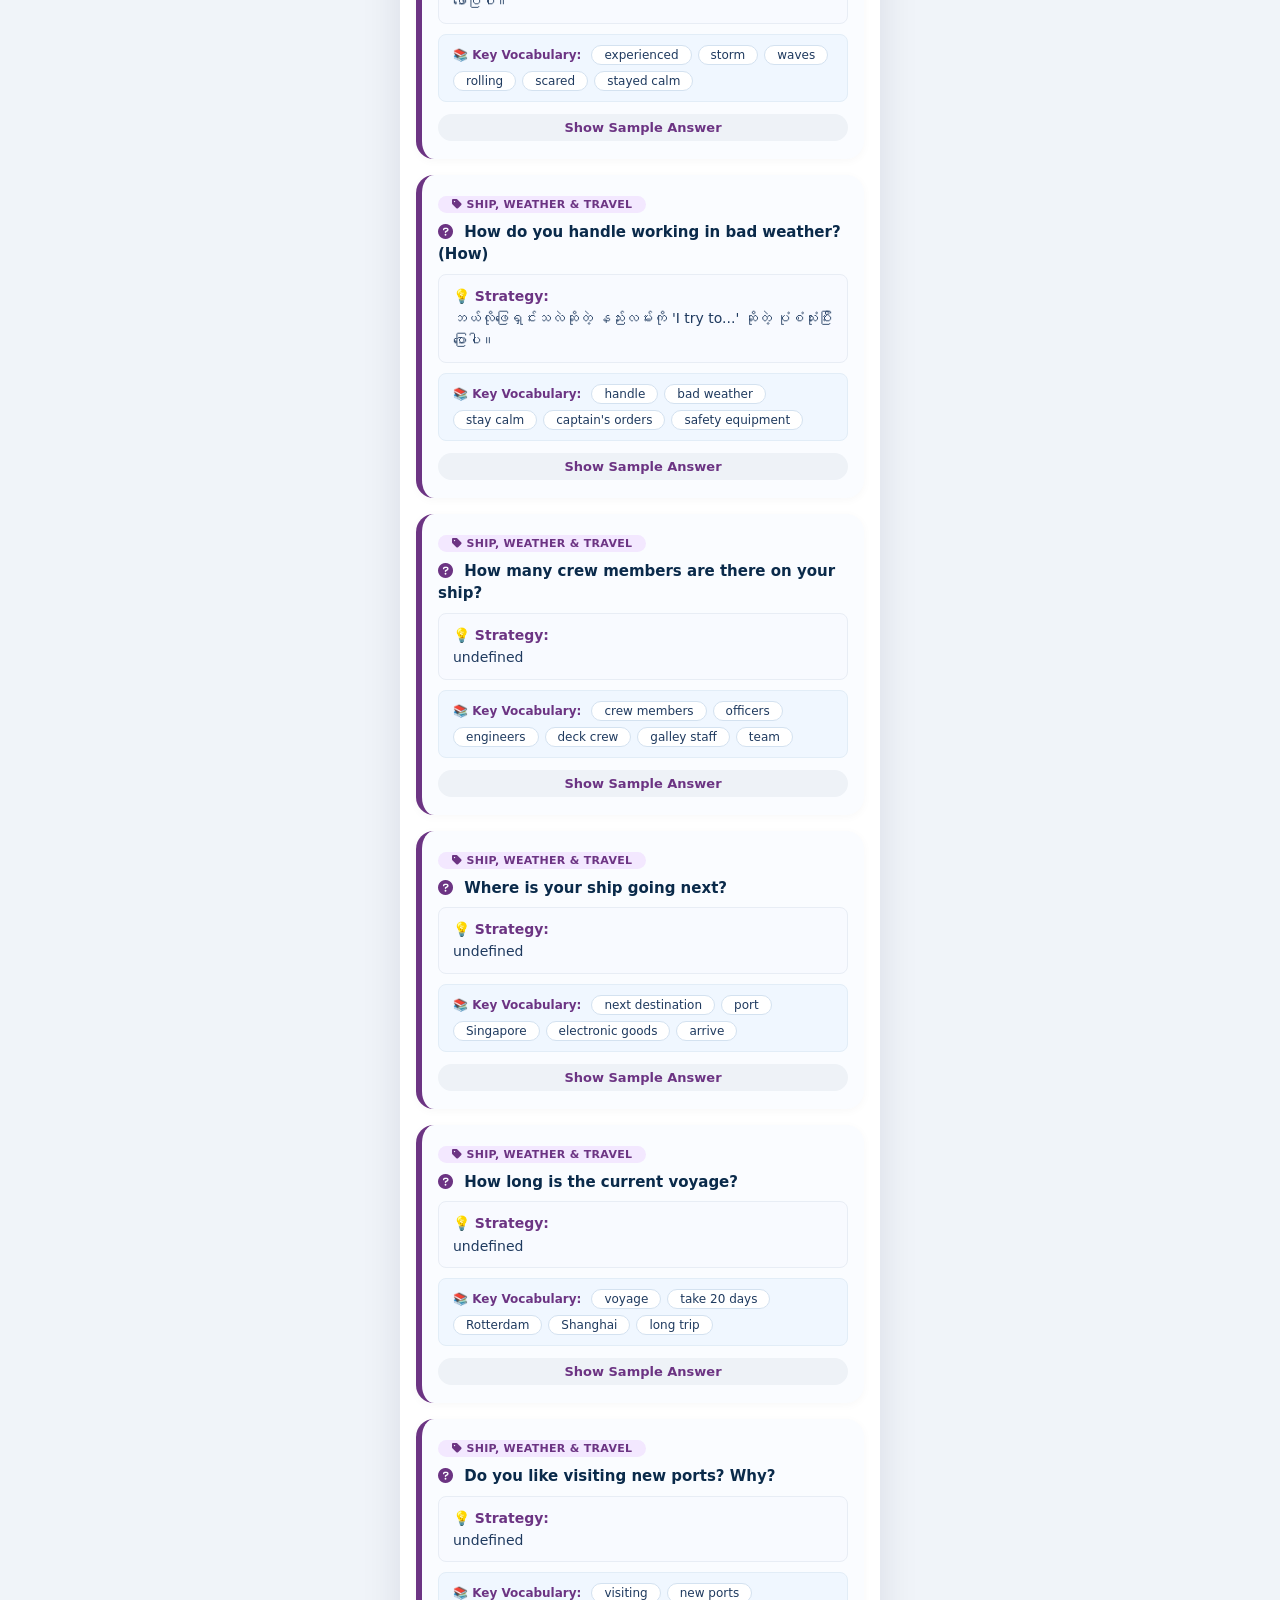
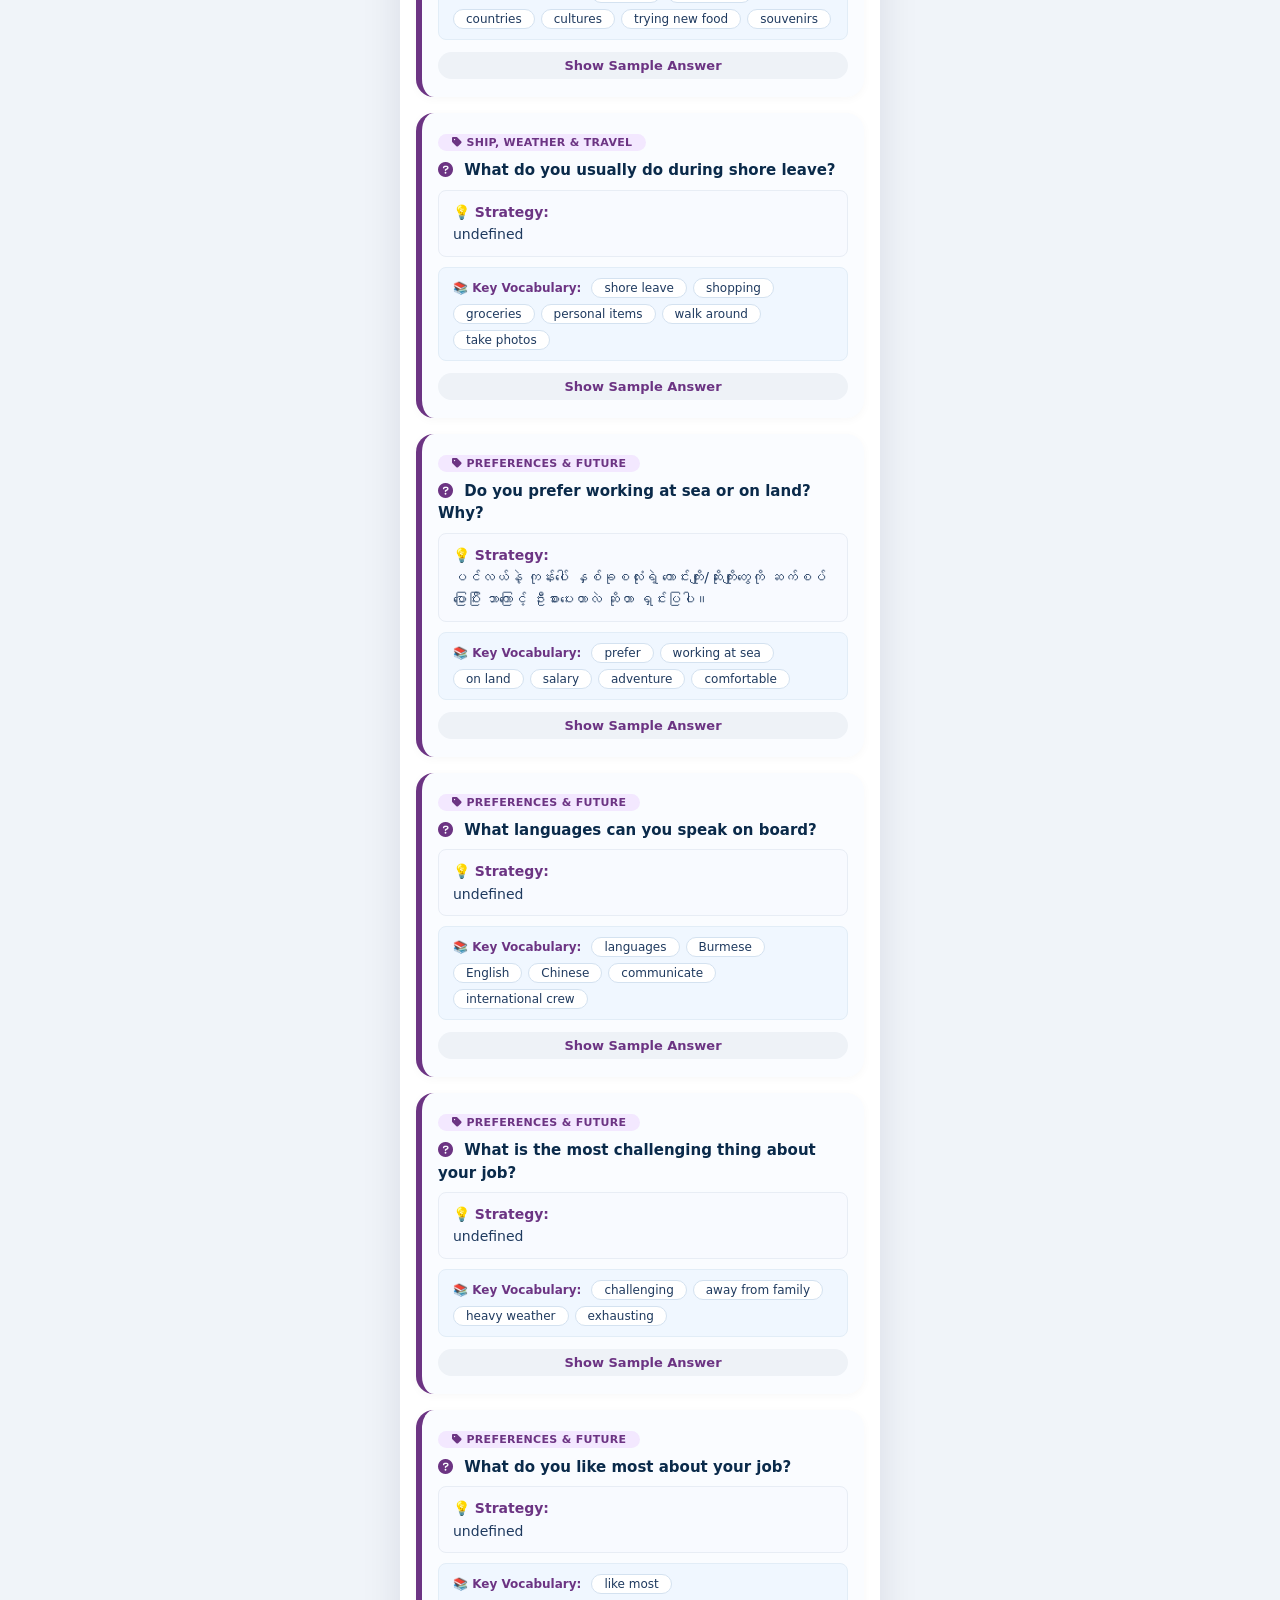
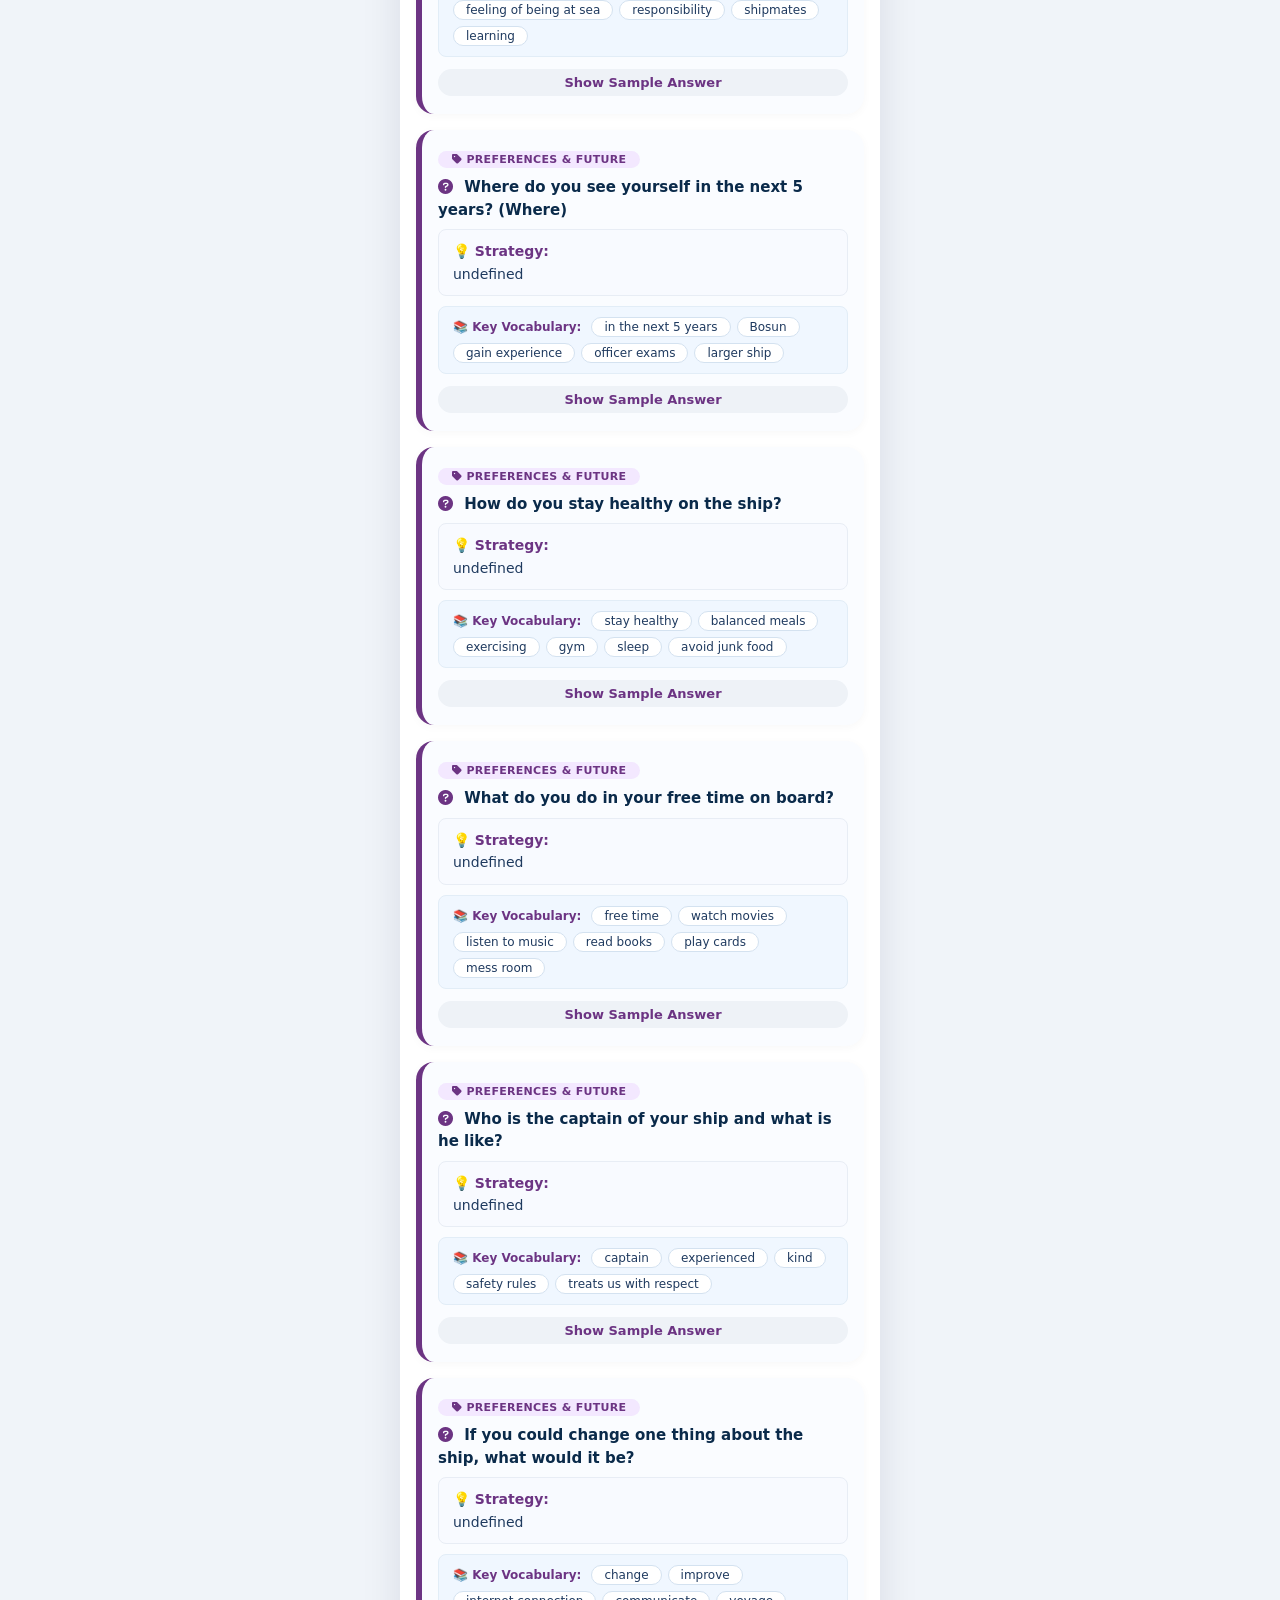
<file: speaking.html>
<!DOCTYPE html>
<html lang="en">
<head>
    <meta charset="UTF-8" />
    <meta name="viewport" content="width=device-width, initial-scale=1.0, maximum-scale=1.0, user-scalable=yes" />
    <title>Speaking – MEPT Learning</title>
    <link rel="stylesheet" href="https://cdnjs.cloudflare.com/ajax/libs/font-awesome/6.0.0-beta3/css/all.min.css" />
    <style>
        /* ===== RESET & BASE (mobile-first) ===== */
        * {
            margin: 0;
            padding: 0;
            box-sizing: border-box;
            font-family: 'Segoe UI', system-ui, -apple-system, sans-serif;
        }

        body {
            background: #f0f4f9;
            min-height: 100vh;
            padding: 12px;
            display: flex;
            justify-content: center;
            align-items: flex-start;
        }

        .container {
            max-width: 480px;
            width: 100%;
            margin: 0 auto;
            background: #ffffff;
            border-radius: 28px;
            box-shadow: 0 12px 40px rgba(0, 20, 50, 0.10);
            padding: 20px 16px 30px;
        }

        /* ===== HEADER ===== */
        .header {
            display: flex;
            justify-content: space-between;
            align-items: center;
            border-bottom: 2px solid #eef2f7;
            padding-bottom: 14px;
            margin-bottom: 20px;
            flex-wrap: wrap;
            gap: 6px;
        }

        .header h2 {
            font-size: 20px;
            color: #0a2a4a;
            display: flex;
            align-items: center;
            gap: 8px;
        }

        .header h2 i {
            color: #6c3483;
            font-size: 22px;
        }

        .btn-back {
            background: #eef2f7;
            border: none;
            padding: 6px 16px;
            border-radius: 50px;
            font-weight: 600;
            font-size: 13px;
            color: #1f3a5f;
            cursor: pointer;
            transition: 0.2s;
            display: flex;
            align-items: center;
            gap: 6px;
            text-decoration: none;
        }

        .btn-back:hover {
            background: #dce3ed;
        }
        .btn-back:active {
            transform: scale(0.96);
        }

        /* ===== SPEAKING CARD ===== */
        .speaking-card {
            background: #fafcff;
            border-radius: 18px;
            padding: 18px 16px;
            margin-bottom: 16px;
            border-left: 6px solid #6c3483;
            box-shadow: 0 2px 10px rgba(0, 0, 0, 0.03);
            transition: 0.15s;
        }

        .speaking-tag {
            display: inline-block;
            background: #f3e8ff;
            color: #6c3483;
            padding: 2px 14px;
            border-radius: 50px;
            font-size: 11px;
            font-weight: 700;
            margin-bottom: 8px;
            text-transform: uppercase;
            letter-spacing: 0.3px;
        }

        .speaking-card h3 {
            font-size: 15px;
            color: #0a2a4a;
            margin-bottom: 8px;
            line-height: 1.5;
        }

        .speaking-card h3 i {
            color: #6c3483;
            margin-right: 6px;
        }

        .speaking-prompt {
            background: #f8faff;
            padding: 10px 14px;
            border-radius: 8px;
            font-size: 14px;
            color: #1f3a5f;
            margin-bottom: 10px;
            line-height: 1.6;
            border: 1px solid #e8edf5;
        }

        .speaking-prompt strong {
            color: #6c3483;
        }

        .vocab-box {
            background: #f0f7ff;
            padding: 10px 14px;
            border-radius: 8px;
            font-size: 13px;
            color: #1f3a5f;
            margin-bottom: 10px;
            display: flex;
            flex-wrap: wrap;
            gap: 6px;
            align-items: center;
            border: 1px solid #e2edf7;
        }

        .vocab-box strong {
            color: #6c3483;
            margin-right: 4px;
            font-size: 12px;
        }

        .vocab-box span {
            background: #fff;
            padding: 2px 12px;
            border-radius: 50px;
            border: 1px solid #d4e2f0;
            font-size: 12px;
            color: #1f3a5f;
        }

        /* ===== REVEAL BUTTON ===== */
        .reveal-trigger-btn {
            background: #eef2f7;
            border: none;
            padding: 6px 16px;
            border-radius: 20px;
            font-size: 13px;
            font-weight: 600;
            color: #6c3483;
            cursor: pointer;
            transition: 0.2s;
            margin-top: 2px;
            width: 100%;
            text-align: center;
        }

        .reveal-trigger-btn:active {
            background: #dce3ed;
            transform: scale(0.97);
        }

        /* ===== EXPLANATION BOX ===== */
        .explanation-box {
            display: none;
            margin-top: 14px;
            background: #f8f0ff;
            border-radius: 12px;
            padding: 14px 16px;
            border: 1px solid #e0d0ed;
            gap: 12px;
            flex-direction: column;
        }

        .explanation-box.show {
            display: flex;
        }

        .exp-row {
            display: flex;
            flex-direction: column;
            gap: 4px;
            padding: 5px 0;
            border-bottom: 1px solid #e8ddf0;
        }

        .exp-row:last-child {
            border-bottom: none;
        }

        .exp-label {
            font-size: 11px;
            font-weight: 700;
            color: #6c3483;
            text-transform: uppercase;
            letter-spacing: 0.3px;
        }

        .exp-row .text-content {
            font-size: 14px;
            line-height: 1.7;
            color: #1f3a5f;
        }

        .sample-answer-box {
            background: #ffffff;
            padding: 12px 14px;
            border-radius: 8px;
            border-left: 3px solid #6c3483;
            font-size: 14px;
            line-height: 1.7;
            color: #1f3a5f;
        }

        /* ===== FOOTER ===== */
        .footer {
            margin-top: 20px;
            padding-top: 14px;
            border-top: 2px solid #eef2f7;
            text-align: center;
            font-size: 11px;
            color: #94a3b8;
        }

        .footer i {
            color: #6c3483;
            margin: 0 4px;
        }

        /* ===== RESPONSIVE ===== */
        @media (max-width: 420px) {
            .container {
                padding: 14px 12px 20px;
            }
            .speaking-card {
                padding: 14px 12px;
            }
            .speaking-card h3 {
                font-size: 14px;
            }
            .speaking-prompt {
                font-size: 13px;
                padding: 8px 12px;
            }
            .header h2 {
                font-size: 17px;
            }
            .btn-back {
                font-size: 12px;
                padding: 5px 12px;
            }
            .exp-row .text-content,
            .sample-answer-box {
                font-size: 13px;
            }
        }

        @media (max-width: 360px) {
            .vocab-box span {
                font-size: 11px;
                padding: 1px 10px;
            }
        }
    </style>
</head>
<body>

    <div class="container">

        <!-- ===== HEADER ===== -->
        <div class="header">
            <h2><i class="fas fa-comment"></i> Speaking</h2>
            <a href="learning.html" class="btn-back"><i class="fas fa-arrow-left"></i> Back</a>
        </div>

        <!-- ===== CONTENT ===== -->
        <div id="speakingList"></div>

        <!-- ===== FOOTER ===== -->
        <div class="footer">
            <i class="fas fa-check-circle"></i> 50 topics &bull; MEPT
        </div>

    </div>

    <script>
        // ============================================================
        // SPEAKING TOPICS (50 exercises – no picture topics)
        // ============================================================
        const SPEAKING_TOPICS = [{
            id: 1,
            category: "Personal Information",
            question: "Can you tell me a little about yourself? (Name, Age, Nationality)",
            sample_answer: "My name is Aung Kyaw Moe. I am 28 years old and I come from Yangon, Myanmar. I currently work as an Ordinary Seaman on a container ship.",
            strategy: "အရင်ဆုံး ကိုယ်နာမည်၊ အသက်၊ နိုင်ငံသားကို ပြောပါ။ ပြီးရင် လက်ရှိအလုပ်အကိုင်ကို ဆက်ပြောပါ။",
            vocabulary: "Ordinary Seaman, container ship, nationality"
        }, {
            id: 2,
            category: "Personal Information",
            question: "Describe your family. Do you have a wife or children?",
            sample_answer: "Yes, I am married and I have two children, a son and a daughter. My wife is a teacher. I miss them a lot when I am at sea.",
            strategy: "မိသားစုအကြောင်း ရိုးရိုးရှင်းရှင်း ပြောပါ။ အိမ်ထောင်ရှိ/မရှိ၊ ကလေးရှိ/မရှိ၊ သူတို့နဲ့ ဘယ်လိုဆက်သွယ်လဲ ဆိုတာကို ဖြည့်စွက်ပြောပါ။",
            vocabulary: "married, children, teacher, miss"
        }, {
            id: 3,
            category: "Personal Information",
            question: "Where is your hometown? Can you describe it?",
            sample_answer: "My hometown is in Pathein, Ayeyarwady Region. It is a peaceful place near the river. The people there are friendly and the food is delicious.",
            strategy: "ကိုယ်မွေးရပ်မြေရဲ့ တည်နေရာ၊ ထူးခြားချက်နဲ့ သင်ကြိုက်တဲ့ အချက်ကို ဖော်ပြပါ။",
            vocabulary: "hometown, peaceful, river, friendly, delicious"
        }, {
            id: 4,
            category: "Personal Information",
            question: "Why did you choose a career at sea? (Why)",
            sample_answer: "I chose a career at sea because I love the ocean and traveling. Also, the salary is good and it helps me support my family financially.",
            strategy: "'Because' ဆိုတဲ့ စကားလုံးကို သုံးပြီး အကြောင်းပြချက် ရှင်းရှင်းလင်းလင်း ပြောပါ။",
            vocabulary: "career, ocean, traveling, salary, support"
        }, {
            id: 5,
            category: "Personal Information",
            question: "How many years have you worked at sea?",
            sample_answer: "I have worked at sea for about 3 years now. I started my career as a cadet and now I am an Ordinary Seaman.",
            strategy: "အလုပ်လုပ်ခဲ့တဲ့ နှစ်အရေအတွက်ကို အတိအကျပြောပြီး ဘယ်လိုရာထူးတွေ တက်လာလဲဆိုတာ ထည့်ပြောပါ။",
            vocabulary: "worked, career, cadet, Ordinary Seaman"
        }, {
            id: 6,
            category: "Personal Information",
            question: "What ships have you worked on before?",
            sample_answer: "I have worked on two ships before. The first was a bulk carrier and the second was a container ship. Both were good experiences.",
            strategy: "အလုပ်လုပ်ခဲ့ဖူးတဲ့ သင်္ဘောအမျိုးအစားတွေကို စာရင်းပြုပြီး အတွေ့အကြုံကို အတိုချုံးပြောပါ။",
            vocabulary: "bulk carrier, container ship, experience"
        }, {
            id: 7,
            category: "Personal Information",
            question: "Do you have any hobbies or free time activities on board?",
            sample_answer: "In my free time, I like to read books and watch movies. I also exercise in the gym to stay healthy and fit.",
            strategy: "အားလပ်ချိန်မှာ ဘာတွေလုပ်လေ့ရှိလဲ ဆိုတာကို ရိုးရိုးရှင်းရှင်း ပြောပါ။",
            vocabulary: "hobbies, free time, read books, watch movies, exercise, gym"
        }, {
            id: 8,
            category: "Personal Information",
            question: "What is your rank on the current ship?",
            sample_answer: "My current rank is Ordinary Seaman. I work under the bosun and I am responsible for deck maintenance and cleaning duties.",
            strategy: "လက်ရှိရာထူးကို အတိအကျပြောပြီး ဘယ်သူ့လက်အောက်မှာ အလုပ်လုပ်ရလဲဆိုတာ ထည့်ပြောပါ။",
            vocabulary: "rank, Ordinary Seaman, bosun, responsible, deck maintenance"
        }, {
            id: 9,
            category: "Personal Information",
            question: "How do you communicate with your family while at sea?",
            sample_answer: "I communicate with my family using satellite communication and WhatsApp when there is internet. I call them every weekend.",
            strategy: "ဘယ်လိုနည်းပညာတွေ သုံးပြီး ဆက်သွယ်လဲ ဆိုတာကို ပြောပြီး ဘယ်နှစ်ကြိမ်လောက် ဆက်သွယ်လဲဆိုတာ ထည့်ပြောပါ။",
            vocabulary: "communicate, satellite communication, internet, WhatsApp"
        }, {
            id: 10,
            category: "Personal Information",
            question: "What is your favorite food on the ship?",
            sample_answer: "My favorite food on the ship is chicken curry with rice. The cook prepares it very well and it reminds me of home.",
            strategy: "သင်္ဘောပေါ်က ကြိုက်တဲ့အစားအစာကို ပြောပြီး ဘာလို့ကြိုက်တာလဲဆိုတဲ့ အကြောင်းပြချက်ကို ထည့်ပြောပါ။",
            vocabulary: "favorite food, chicken curry, rice, cook, reminds"
        }, {
            id: 11,
            category: "Daily Duties & Routine",
            question: "What are your main duties on board the ship?",
            sample_answer: "As an Ordinary Seaman, my main duties are to keep the deck clean, maintain the mooring ropes, and assist the bosun during cargo operations. I also stand watch on the bridge when required.",
            strategy: "ကိုယ့်ရာထူးရဲ့ တာဝန်ကို အတိအကျပြောပါ။ Deck/Engine ပေါ်မှာ ဘာတွေလုပ်ရသလဲဆိုတာကို အသေးစိတ်ဖော်ပြပါ။",
            vocabulary: "duties, maintain, mooring ropes, bosun, cargo operations, stand watch"
        }, {
            id: 12,
            category: "Daily Duties & Routine",
            question: "Can you describe your daily routine on the ship?",
            sample_answer: "I wake up at 6:00 a.m. every day. I have breakfast at 6:30, and then I start my work at 7:00. I clean the deck and check the life-saving equipment. I have lunch at 12:00 and finish my work at 5:00 p.m.",
            strategy: "မနက်အိပ်ရာထချိန်ကနေ ညအိပ်ချိန်အထိ အချိန်ဇယားအတိုင်း ဆက်တိုက်ပြောပါ။",
            vocabulary: "wake up, breakfast, deck, life-saving equipment, lunch"
        }, {
            id: 13,
            category: "Daily Duties & Routine",
            question: "What time do you start and finish your work every day?",
            sample_answer: "I start my work at 8:00 a.m. and finish at 5:00 p.m. However, if there is an emergency or special operation, I have to work extra hours.",
            strategy: "အလုပ်စချိန်နဲ့ ပြီးချိန်ကို အတိအကျပြောပါ။ လိုအပ်ရင် အချိန်ပိုလုပ်ရတဲ့အကြောင်း ထည့်ပြောပါ။",
            vocabulary: "start, finish, emergency, special operation, extra hours"
        }, {
            id: 14,
            category: "Daily Duties & Routine",
            question: "What do you do during your watch on the bridge?",
            sample_answer: "During my watch, I check the radar and GPS to monitor the ship's position. I also keep a lookout for other vessels and report any changes to the officer on watch.",
            strategy: "ကင်းလှည့်ချိန်အတွင်း ဘာတွေလုပ်ရသလဲဆိုတာကို အဆင့်ဆင့် ပြောပါ။",
            vocabulary: "watch, radar, GPS, monitor, lookout, vessels"
        }, {
            id: 15,
            category: "Daily Duties & Routine",
            question: "What is the first thing you do when you come on watch?",
            sample_answer: "The first thing I do is check the logbook to see what happened during the previous watch. Then I check the weather and the ship's position.",
            strategy: "အစဉ်လိုက် လုပ်ရမယ့် အဆင့်တွေကို 'First... Then...' ဆိုတဲ့ ပုံစံသုံးပြီး ပြောပါ။",
            vocabulary: "logbook, previous watch, weather, position"
        }, {
            id: 16,
            category: "Daily Duties & Routine",
            question: "Do you work day shift or night shift? How do you manage?",
            sample_answer: "I work day shift from 8 a.m. to 5 p.m. It is good because I can sleep at night. When I worked night shift before, I adjusted my sleep schedule during the day.",
            strategy: "ဘယ်အချိန်ပိုင်း အလုပ်လုပ်လဲဆိုတာကို ပြောပြီး အိပ်ချိန်ကို ဘယ်လိုစီမံလဲဆိုတာ ထည့်ပြောပါ။",
            vocabulary: "day shift, night shift, manage, sleep schedule, adjusted"
        }, {
            id: 17,
            category: "Daily Duties & Routine",
            question: "What tools do you use for your daily work?",
            sample_answer: "I use tools like paint brushes, scrapers, hammers, and spanners. For cleaning, I use mops and deck brushes. We also use power tools for maintenance.",
            strategy: "အလုပ်လုပ်ရာမှာ သုံးတဲ့ ကိရိယာတွေကို စာရင်းပြုပြီး ဘာအတွက်သုံးလဲဆိုတာ ထည့်ရှင်းပြပါ။",
            vocabulary: "paint brushes, scrapers, hammers, spanners, mops, power tools"
        }, {
            id: 18,
            category: "Daily Duties & Routine",
            question: "How do you maintain the deck equipment?",
            sample_answer: "We maintain the deck equipment by cleaning, oiling, and painting them regularly. We also check for any rust or damage and repair it immediately.",
            strategy: "ပြုပြင်ထိန်းသိမ်းပုံ အဆင့်တွေကို ရှင်းရှင်းလင်းလင်း ပြောပါ။",
            vocabulary: "maintain, oiling, painting, rust, damage, repair"
        }, {
            id: 19,
            category: "Daily Duties & Routine",
            question: "What does the bosun usually ask you to do?",
            sample_answer: "The bosun usually asks me to clean the deck, check the mooring lines, and prepare the equipment for cargo operations. I always follow his instructions.",
            strategy: "အထက်လူကြီးရဲ့ ညွှန်ကြားချက်တွေကို နမူနာနဲ့ပြောပြီး ဘယ်လိုလိုက်နာလဲဆိုတာ ထည့်ပြောပါ။",
            vocabulary: "bosun, clean the deck, mooring lines, equipment, instructions"
        }, {
            id: 20,
            category: "Daily Duties & Routine",
            question: "Do you have to write any reports or logbooks?",
            sample_answer: "Yes, I have to record my daily work in the deck logbook. I also report any defects or issues to the bosun. Writing reports is very important for safety.",
            strategy: "ဘာတွေရေးရလဲ၊ ဘယ်သူ့ကို တင်ပြရလဲဆိုတာကို ရှင်းပြပြီး ဘာလို့အရေးကြီးလဲဆိုတာ ထည့်ပြောပါ။",
            vocabulary: "record, deck logbook, defects, issues, safety"
        }, {
            id: 21,
            category: "Safety & Emergency",
            question: "What safety equipment do you use on deck?",
            sample_answer: "I always wear a hard hat, safety boots, and a high-visibility vest. When I work near the edge, I wear a safety harness. I also carry a portable VHF radio.",
            strategy: "PPE (Personal Protective Equipment) တွေကို အမည်နဲ့အတူ ဘာကြောင့်သုံးရတာလဲဆိုတာကိုပါ ထည့်ပြောပါ။",
            vocabulary: "hard hat, safety boots, high-visibility vest, safety harness, portable VHF radio"
        }, {
            id: 22,
            category: "Safety & Emergency",
            question: "What would you do if there was a fire on board? (What - Emergency)",
            sample_answer: "If there was a fire, I would sound the alarm immediately. Then I would put on my lifejacket and go to my muster station. I would follow the chief officer's instructions.",
            strategy: "အရေးပေါ်အခြေအနေအတွက် Action Plan ကို 'First... Then... Finally...' ဆိုတဲ့ ပုံစံသုံးပြီး ပြောပါ။",
            vocabulary: "sound the alarm, muster station, instructions, chief officer"
        }, {
            id: 23,
            category: "Safety & Emergency",
            question: "What is a muster station and where is yours?",
            sample_answer: "A muster station is a designated area where crew members gather during an emergency. My muster station is on the boat deck, near the lifeboat.",
            strategy: "Muster Station ဆိုတာ ဘာလဲဆိုတဲ့ အဓိပ္ပါယ်ကို ရှင်းပြပြီး ကိုယ့်ရဲ့ Muster Station နေရာကို အတိအကျပြောပါ။",
            vocabulary: "muster station, designated area, gather, emergency, boat deck, lifeboat"
        }, {
            id: 24,
            category: "Safety & Emergency",
            question: "How often do you have safety drills on board?",
            sample_answer: "We have safety drills at least once a month. We practice fire drills, lifeboat drills, and man overboard drills regularly to be prepared for emergencies.",
            strategy: "ဘယ်နှစ်ကြိမ် လေ့ကျင့်လဲ၊ ဘယ်လိုလေ့ကျင့်ခန်းတွေ ပြုလုပ်လဲဆိုတာကို ပြောပါ။",
            vocabulary: "safety drills, once a month, fire drills, lifeboat drills, man overboard, prepared"
        }, {
            id: 25,
            category: "Safety & Emergency",
            question: "What do you do during a lifeboat drill?",
            sample_answer: "During a lifeboat drill, I put on my lifejacket and go to the lifeboat station. We practice lowering the lifeboat into the water and checking the engine.",
            strategy: "လေ့ကျင့်ခန်းအတွင်း လုပ်ဆောင်ရမယ့် အဆင့်တွေကို အစီအစဉ်တကျ ပြောပါ။",
            vocabulary: "lifeboat drill, lifejacket, lifeboat station, lowering, engine"
        }, {
            id: 26,
            category: "Safety & Emergency",
            question: "What would you do if you saw a man overboard?",
            sample_answer: "If I saw a man overboard, I would shout 'Man overboard!' immediately and throw a lifebuoy with a light. Then I would report it to the bridge and keep my eyes on the person.",
            strategy: "အရေးပေါ်အခြေအနေမှာ ချက်ချင်းလုပ်ရမယ့် အဆင့်တွေကို အစဉ်လိုက် ပြောပါ။",
            vocabulary: "man overboard, shout, lifebuoy, report, bridge"
        }, {
            id: 27,
            category: "Safety & Emergency",
            question: "What PPE must you wear in the engine room?",
            sample_answer: "In the engine room, I must wear safety boots, ear defenders, safety goggles, and coveralls. The environment is noisy and hot, so it is very important.",
            strategy: "Engine Room ရဲ့ သီးခြားအန္တရာယ်တွေကို သိထားပြီး အဲဒါနဲ့ဆိုင်တဲ့ PPE တွေကို ပြောပါ။",
            vocabulary: "engine room, safety boots, ear defenders, safety goggles, coveralls, noisy"
        }, {
            id: 28,
            category: "Safety & Emergency",
            question: "Why is it important to wear a hard hat on deck?",
            sample_answer: "It is important to wear a hard hat on deck because it protects my head from falling objects. There are often cranes and heavy equipment overhead.",
            strategy: "ဘာကြောင့်သုံးရတာလဲဆိုတဲ့ အကြောင်းပြချက်ကို ရှင်းရှင်းလင်းလင်းပြောပြီး ဥပမာတစ်ခုထည့်ပြောပါ။",
            vocabulary: "hard hat, protects, head, falling objects, cranes, heavy equipment"
        }, {
            id: 29,
            category: "Safety & Emergency",
            question: "What do you do if you see a leaking pipe?",
            sample_answer: "If I see a leaking pipe, I report it to the chief engineer immediately. I also put a bucket under the leak to prevent water damage and mark the area as dangerous.",
            strategy: "မတော်တဆမှုမဖြစ်အောင် ချက်ချင်းလုပ်ဆောင်ရမယ့် အဆင့်တွေကို ပြောပါ။",
            vocabulary: "leaking pipe, report, chief engineer, bucket, water damage, dangerous"
        }, {
            id: 30,
            category: "Safety & Emergency",
            question: "How do you treat a small injury on board?",
            sample_answer: "For a small injury like a cut or burn, I clean it with antiseptic and put a bandage on it. If it is serious, I go to the ship's hospital and see the medic.",
            strategy: "အသေးစား ဒဏ်ရာအတွက် ဘယ်လိုကုသလဲ၊ ဘယ်အချိန်မှာ ဆရာဝန်သွားပြရမလဲဆိုတာကို ပြောပါ။",
            vocabulary: "injury, cut, burn, antiseptic, bandage, medic"
        }, {
            id: 31,
            category: "Ship, Weather & Travel",
            question: "Can you describe the ship you are working on now?",
            sample_answer: "I am working on a large container ship. It is about 300 meters long and can carry over 10,000 containers. It has a modern bridge and a powerful engine.",
            strategy: "သင်္ဘောရဲ့ အရွယ်အစား၊ အမျိုးအစား၊ သယ်ဆောင်နိုင်တဲ့ ပမာဏနဲ့ အဓိက အစိတ်အပိုင်းတွေကို ဖော်ပြပါ။",
            vocabulary: "container ship, 300 meters, containers, modern bridge, powerful engine"
        }, {
            id: 32,
            category: "Ship, Weather & Travel",
            question: "What is the name of your ship and its flag?",
            sample_answer: "The name of my ship is 'MV Ocean Star' and it sails under the Panama flag. I have been on this ship for about 6 months now.",
            strategy: "သင်္ဘောနာမည်၊ အလံတော် (Flag State) နဲ့ ဒီသင်္ဘောပေါ်မှာ ဘယ်လောက်ကြာကြာ ရောက်နေပြီလဲဆိုတာ ပြောပါ။",
            vocabulary: "ship name, Panama flag, sails, 6 months"
        }, {
            id: 33,
            category: "Ship, Weather & Travel",
            question: "What is the weather like today?",
            sample_answer: "Today the weather is sunny with clear skies. The wind is light and the sea is calm. It is a very good day for sailing.",
            strategy: "ရာသီဥတုအခြေအနေကို အတိအကျဖော်ပြပြီး သင်္ဘောသွားလာဖို့ ဘယ်လိုအခြေအနေလဲဆိုတာ ထည့်ပြောပါ။",
            vocabulary: "weather, sunny, clear skies, wind, light, sea, calm"
        }, {
            id: 34,
            category: "Ship, Weather & Travel",
            question: "Have you ever experienced a bad storm at sea? How did you feel?",
            sample_answer: "Yes, I experienced a storm last year. The waves were very high and the ship was rolling heavily. I felt scared at first, but I stayed calm and followed orders.",
            strategy: "အတွေ့အကြုံကို ပြန်ပြောပြီး အဲဒီအချိန်က ခံစားချက်ကိုပါ ရိုးသားစွာ ဖော်ပြပါ။",
            vocabulary: "experienced, storm, waves, rolling, scared, stayed calm"
        }, {
            id: 35,
            category: "Ship, Weather & Travel",
            question: "How do you handle working in bad weather? (How)",
            sample_answer: "When the weather is bad, I try to stay calm and follow the captain's orders. I always check the safety equipment and make sure I am wearing my lifejacket.",
            strategy: "ဘယ်လိုဖြေရှင်းသလဲဆိုတဲ့ နည်းလမ်းကို 'I try to...' ဆိုတဲ့ ပုံစံသုံးပြီး ပြောပါ။",
            vocabulary: "handle, bad weather, stay calm, captain's orders, safety equipment"
        }, {
            id: 36,
            category: "Ship, Weather & Travel",
            question: "How many crew members are there on your ship?",
            sample_answer: "There are about 25 crew members on my ship. There are officers, engineers, deck crew, and galley staff. We work together as a team.",
            vocabulary: "crew members, officers, engineers, deck crew, galley staff, team"
        }, {
            id: 37,
            category: "Ship, Weather & Travel",
            question: "Where is your ship going next?",
            sample_answer: "Our next destination is the port of Singapore. We are carrying electronic goods and will arrive there in about two days.",
            vocabulary: "next destination, port, Singapore, electronic goods, arrive"
        }, {
            id: 38,
            category: "Ship, Weather & Travel",
            question: "How long is the current voyage?",
            sample_answer: "The current voyage will take about 20 days. We started from Rotterdam and we are going to Shanghai. It is quite a long trip.",
            vocabulary: "voyage, take 20 days, Rotterdam, Shanghai, long trip"
        }, {
            id: 39,
            category: "Ship, Weather & Travel",
            question: "Do you like visiting new ports? Why?",
            sample_answer: "Yes, I love visiting new ports. It is exciting to see different countries and cultures. I also enjoy trying new food and buying souvenirs for my family.",
            vocabulary: "visiting, new ports, countries, cultures, trying new food, souvenirs"
        }, {
            id: 40,
            category: "Ship, Weather & Travel",
            question: "What do you usually do during shore leave?",
            sample_answer: "During shore leave, I usually go shopping for groceries and personal items. I also like to walk around the city and take photos to share with my family.",
            vocabulary: "shore leave, shopping, groceries, personal items, walk around, take photos"
        }, {
            id: 41,
            category: "Preferences & Future",
            question: "Do you prefer working at sea or on land? Why?",
            sample_answer: "I prefer working at sea because the salary is better and I love the adventure. However, I miss my family and life on land is more comfortable.",
            strategy: "ပင်လယ်နဲ့ ကုန်းပေါ် နှစ်ခုစလုံးရဲ့ ကောင်းကျိုး/ဆိုးကျိုးတွေကို ဆက်စပ်ပြောပြီး ဘာကြောင့် ဦးစားပေးတာလဲ ဆိုတာ ရှင်းပြပါ။",
            vocabulary: "prefer, working at sea, on land, salary, adventure, comfortable"
        }, {
            id: 42,
            category: "Preferences & Future",
            question: "What languages can you speak on board?",
            sample_answer: "I can speak Burmese, English, and a little Chinese. I use English to communicate with the officers and international crew members.",
            vocabulary: "languages, Burmese, English, Chinese, communicate, international crew"
        }, {
            id: 43,
            category: "Preferences & Future",
            question: "What is the most challenging thing about your job?",
            sample_answer: "The most challenging thing about my job is being away from my family for a long time. Also, working in heavy weather can be very exhausting.",
            vocabulary: "challenging, away from family, heavy weather, exhausting"
        }, {
            id: 44,
            category: "Preferences & Future",
            question: "What do you like most about your job?",
            sample_answer: "What I like most about my job is the feeling of being at sea and the sense of responsibility. I also enjoy working with my shipmates and learning new skills.",
            vocabulary: "like most, feeling of being at sea, responsibility, shipmates, learning"
        }, {
            id: 45,
            category: "Preferences & Future",
            question: "Where do you see yourself in the next 5 years? (Where)",
            sample_answer: "In the next 5 years, I hope to become a Bosun. I want to gain more experience and pass my officer exams. I see myself working on a larger ship.",
            vocabulary: "in the next 5 years, Bosun, gain experience, officer exams, larger ship"
        }, {
            id: 46,
            category: "Preferences & Future",
            question: "How do you stay healthy on the ship?",
            sample_answer: "I stay healthy by eating balanced meals, exercising in the gym regularly, and getting enough sleep. I also avoid junk food and drink plenty of water.",
            vocabulary: "stay healthy, balanced meals, exercising, gym, sleep, avoid junk food"
        }, {
            id: 47,
            category: "Preferences & Future",
            question: "What do you do in your free time on board?",
            sample_answer: "In my free time, I like to watch movies, listen to music, and read books. Sometimes I play cards with my friends in the mess room.",
            vocabulary: "free time, watch movies, listen to music, read books, play cards, mess room"
        }, {
            id: 48,
            category: "Preferences & Future",
            question: "Who is the captain of your ship and what is he like?",
            sample_answer: "The captain of my ship is Captain Aung Naing. He is very experienced and kind. He always makes sure we follow safety rules and he treats us with respect.",
            vocabulary: "captain, experienced, kind, safety rules, treats us with respect"
        }, {
            id: 49,
            category: "Preferences & Future",
            question: "If you could change one thing about the ship, what would it be?",
            sample_answer: "If I could change one thing, I would improve the internet connection. It would be much easier to communicate with my family and friends during the voyage.",
            vocabulary: "change, improve, internet connection, communicate, voyage"
        }, {
            id: 50,
            category: "Preferences & Future",
            question: "What advice would you give to a new seafarer?",
            sample_answer: "I would advise new seafarers to always follow safety rules and listen to their seniors. They should also stay positive and learn as much as they can to build a good career.",
            vocabulary: "advice, new seafarer, follow safety rules, listen to seniors, stay positive, build a good career"
        }];

        // ============================================================
        // RENDER
        // ============================================================
        function renderSpeaking() {
            const container = document.getElementById('speakingList');
            if (!container) return;

            container.innerHTML = SPEAKING_TOPICS.map(t => `
                <div class="speaking-card">
                    <span class="speaking-tag"><i class="fas fa-tag"></i> ${t.category}</span>
                    <h3><i class="fas fa-question-circle"></i> ${t.question}</h3>
                    <div class="speaking-prompt">
                        <strong>💡 Strategy:</strong><br> ${t.strategy}
                    </div>
                    <div class="vocab-box">
                        <strong>📚 Key Vocabulary:</strong>
                        ${t.vocabulary.split(',').map(v => `<span>${v.trim()}</span>`).join(' ')}
                    </div>
                    <button class="reveal-trigger-btn" onclick="toggleExplanation(this)">Show Sample Answer</button>
                    <div class="explanation-box">
                        <div class="exp-row">
                            <span class="exp-label"><i class="fas fa-comment-dots"></i> Sample Answer</span>
                            <div class="sample-answer-box">${t.sample_answer}</div>
                        </div>
                    </div>
                </div>
            `).join('');
        }

        // ============================================================
        // TOGGLE
        // ============================================================
        function toggleExplanation(btn) {
            const box = btn.nextElementSibling;
            if (!box || !box.classList.contains('explanation-box')) return;
            const isShowing = box.classList.contains('show');
            // close all others
            document.querySelectorAll('.explanation-box.show').forEach(b => b.classList.remove('show'));
            if (!isShowing) {
                box.classList.add('show');
                btn.textContent = 'Hide Sample Answer';
            } else {
                box.classList.remove('show');
                btn.textContent = 'Show Sample Answer';
            }
        }

        // ============================================================
        // INIT
        // ============================================================
        document.addEventListener('DOMContentLoaded', renderSpeaking);
    </script>

</body>
</html>
</file>
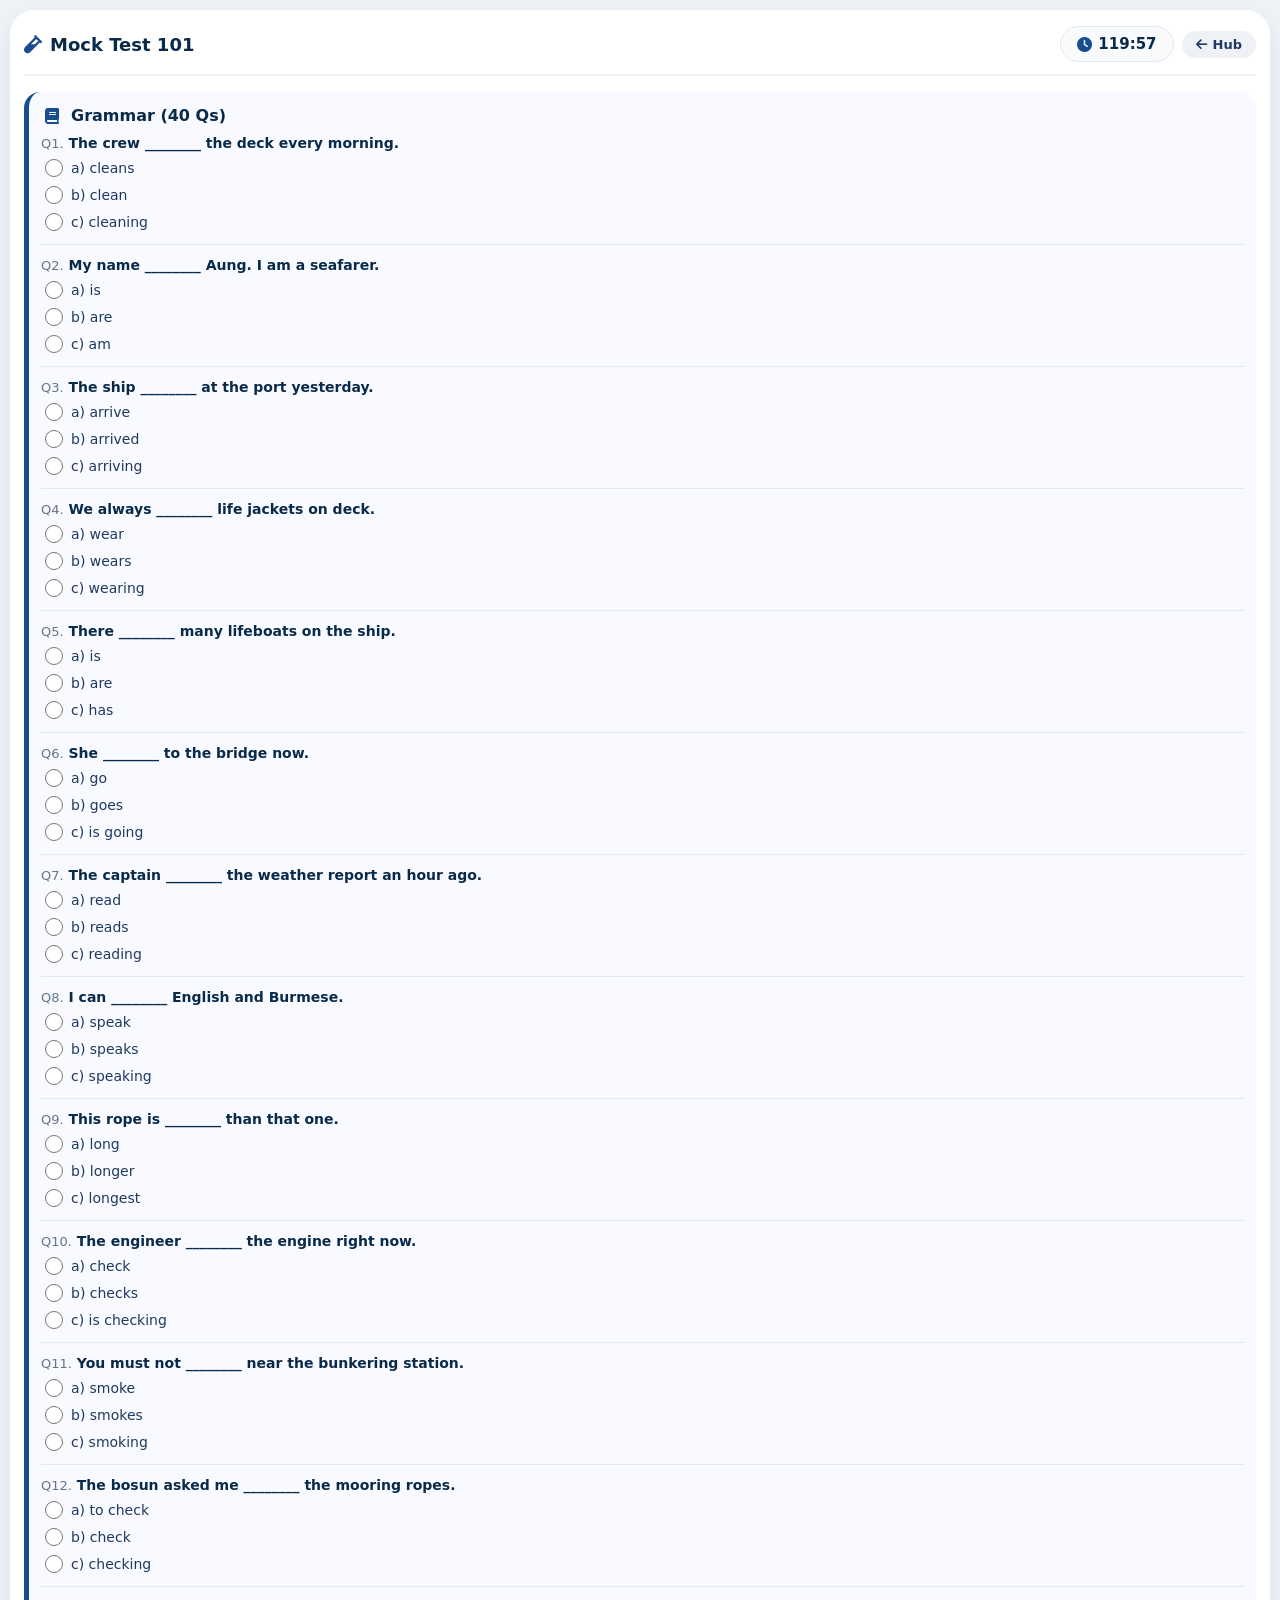
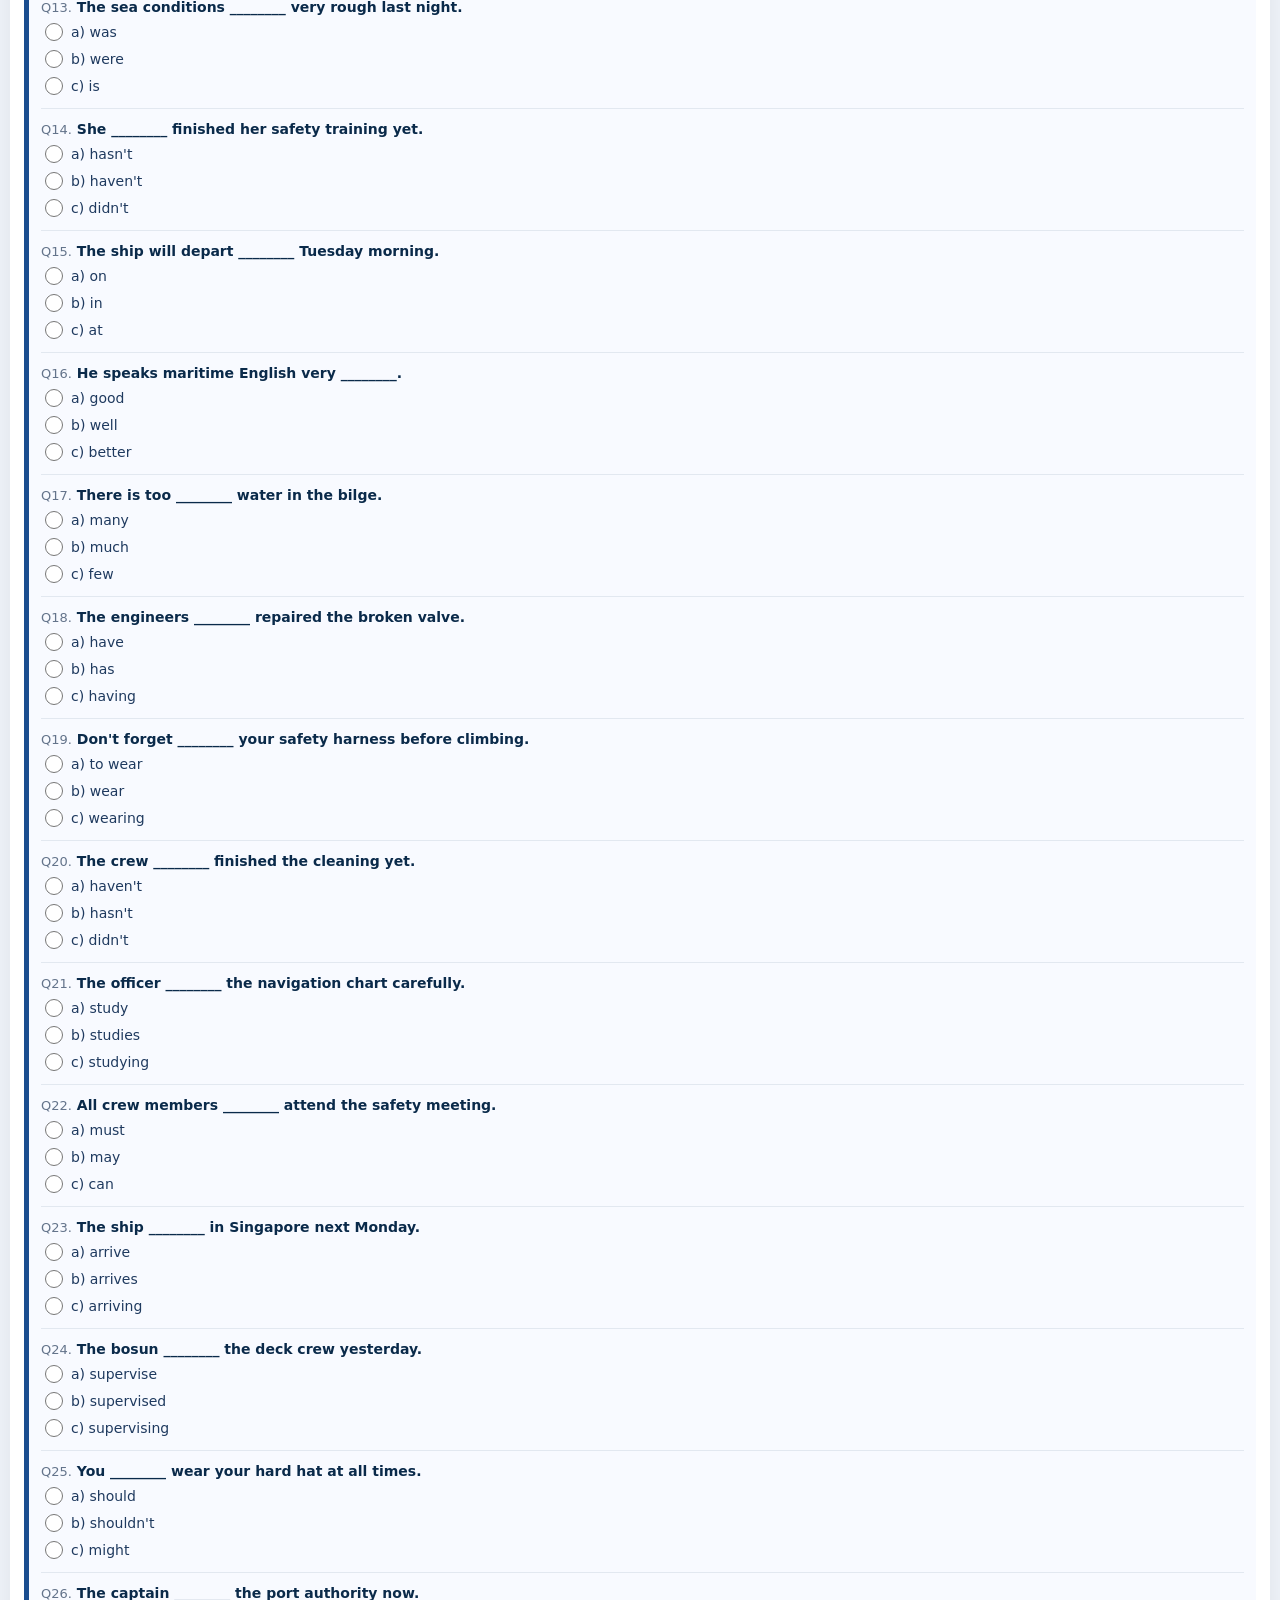
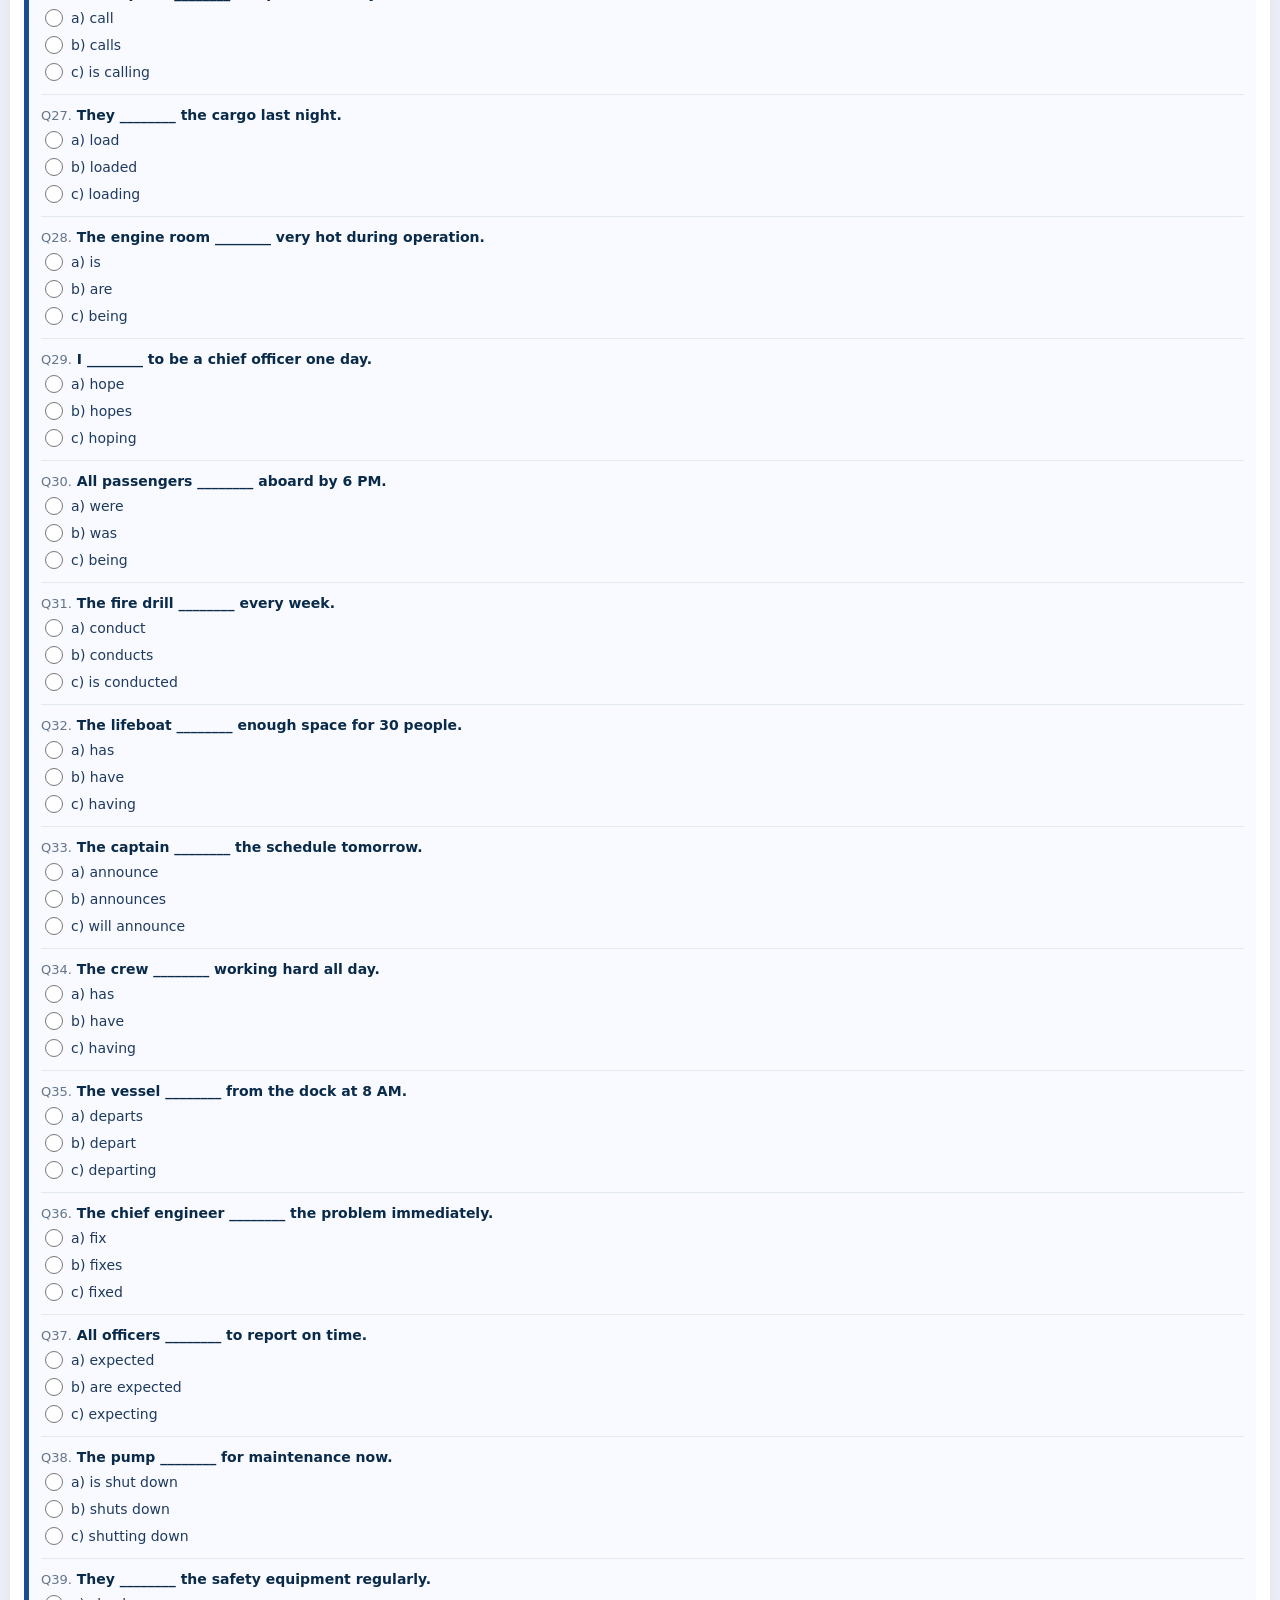
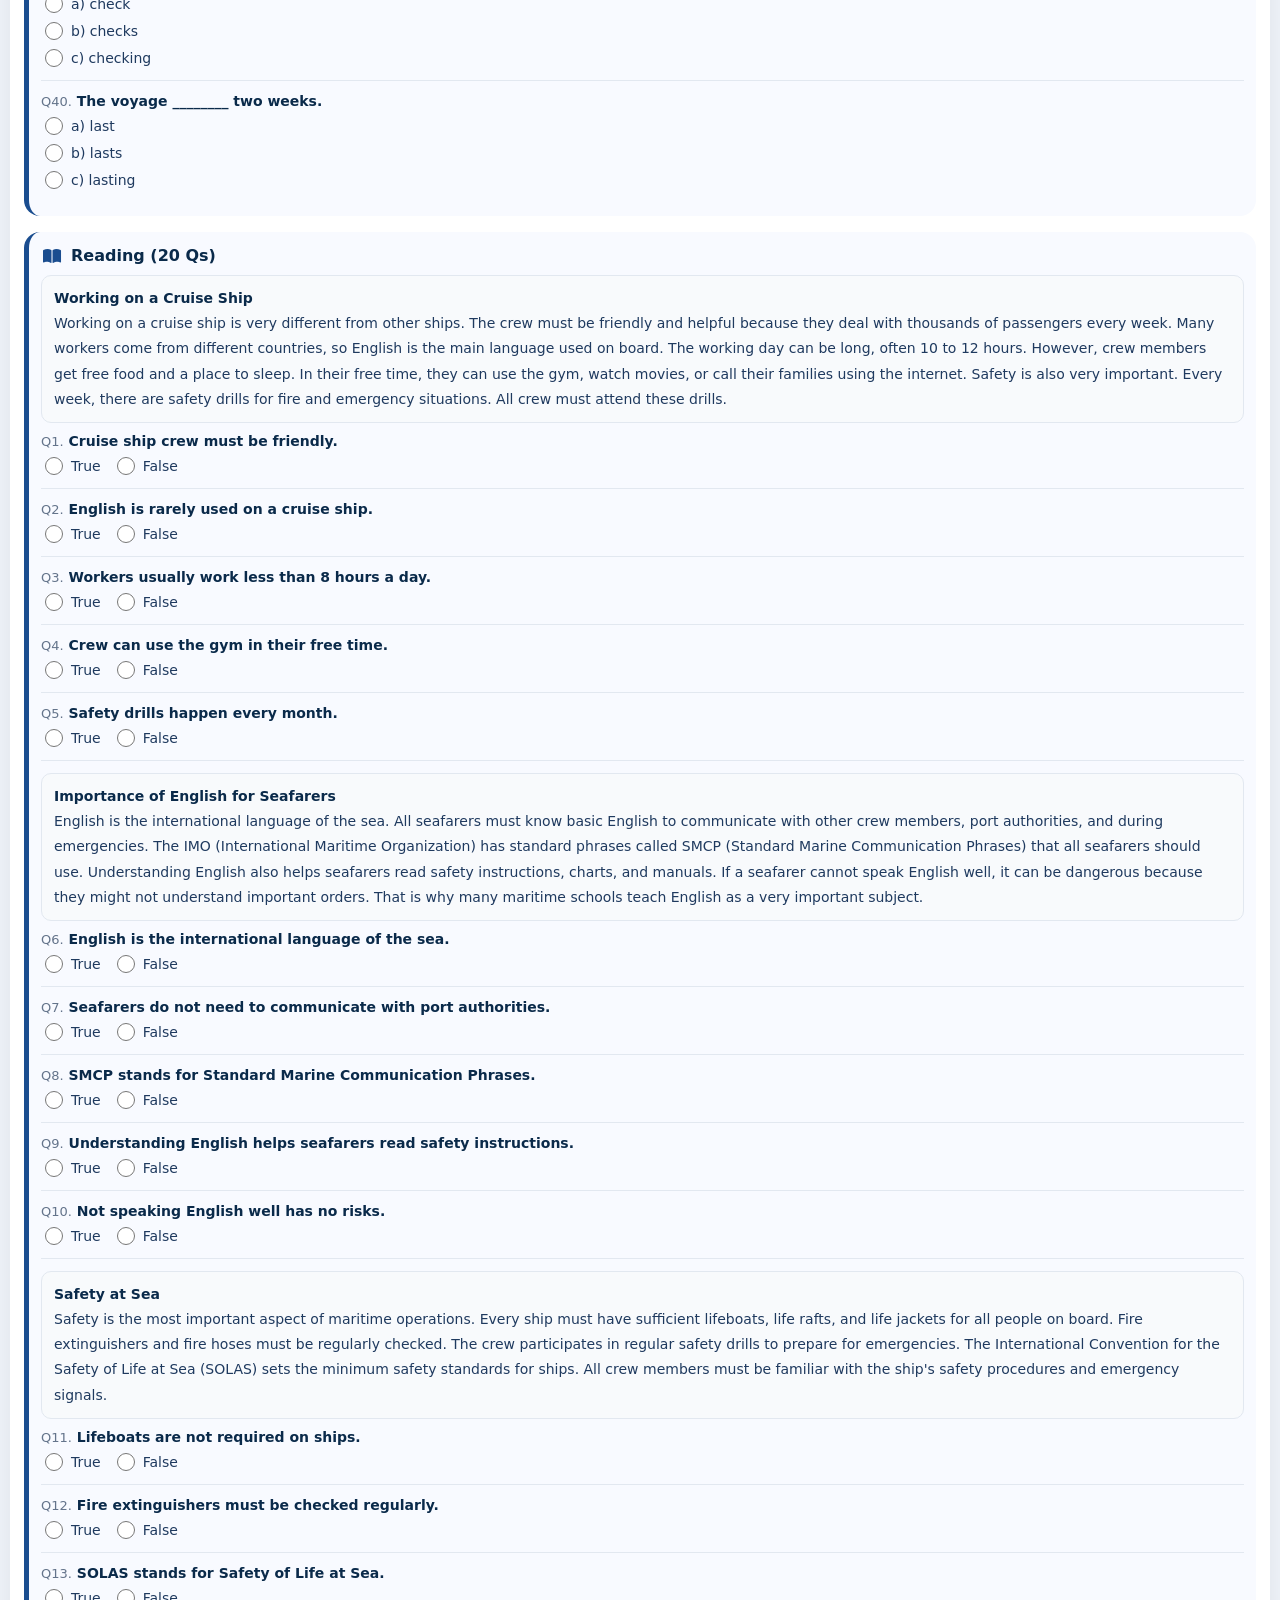
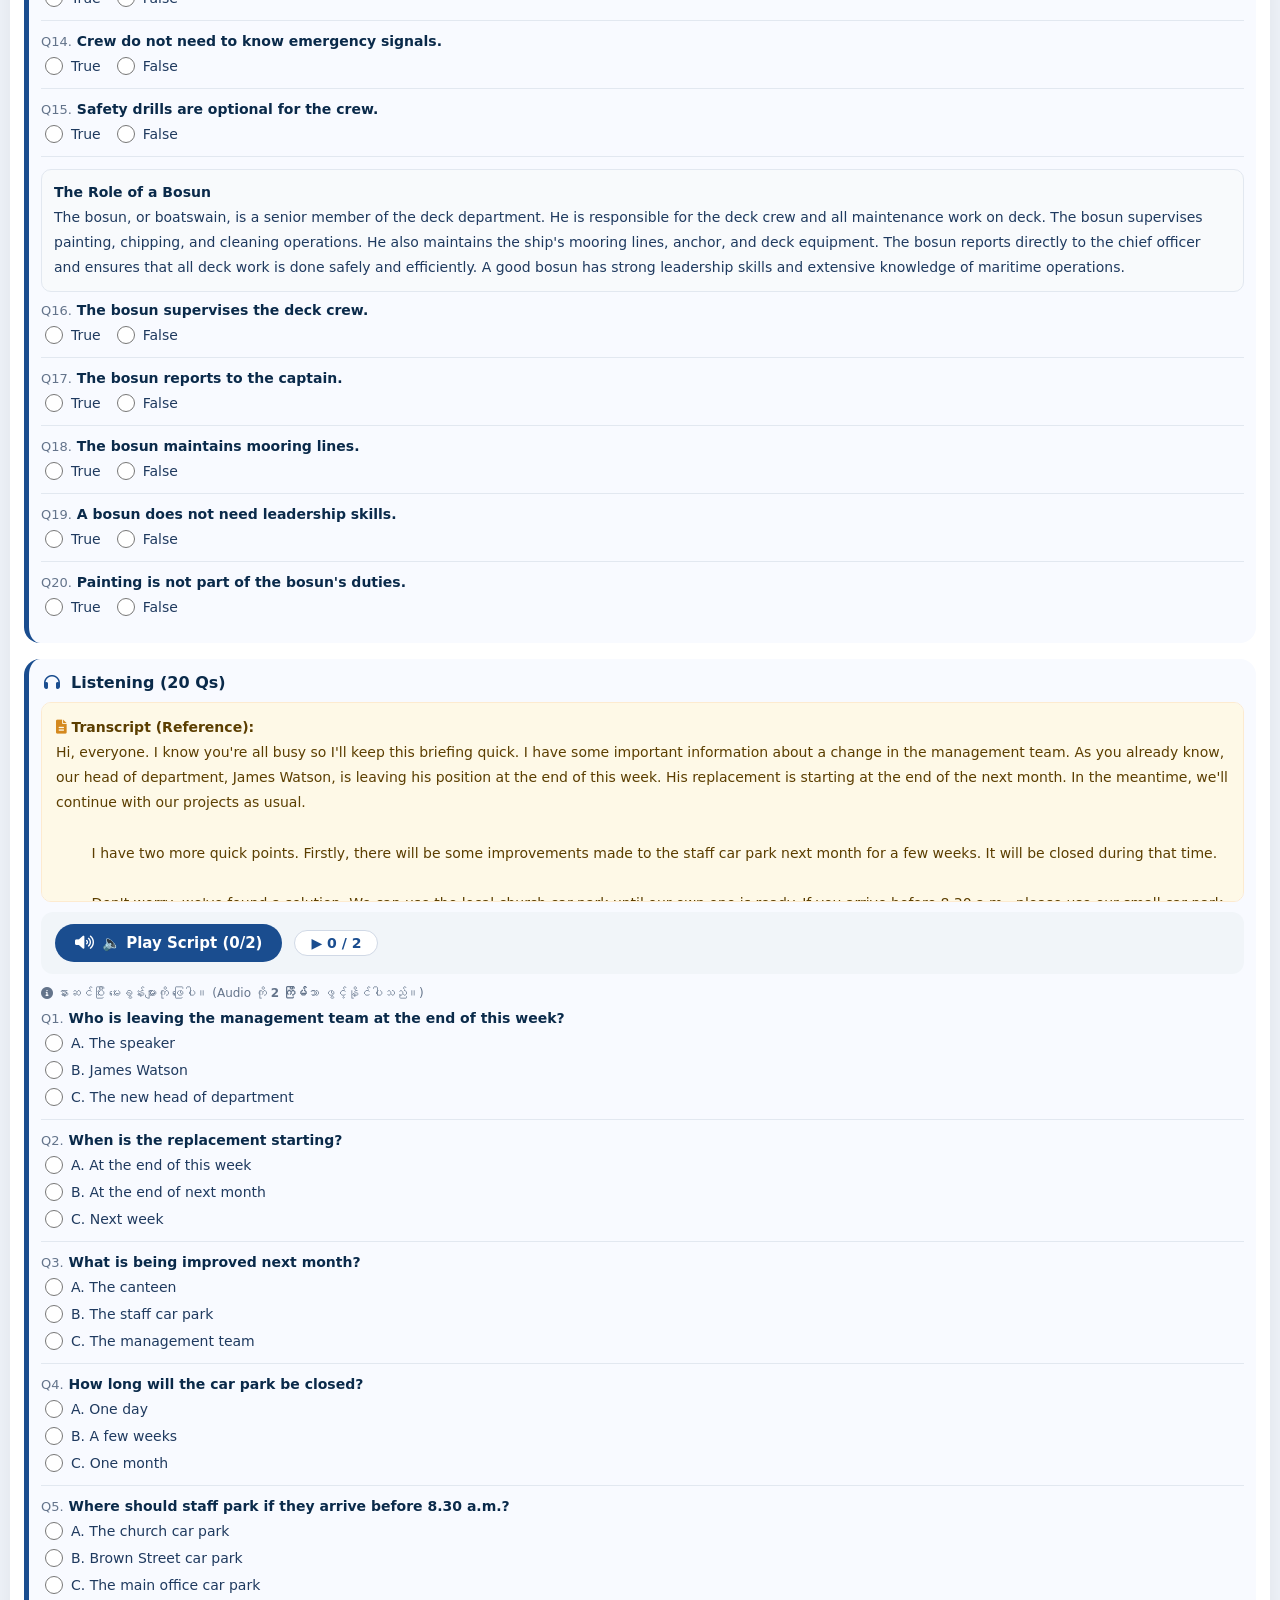
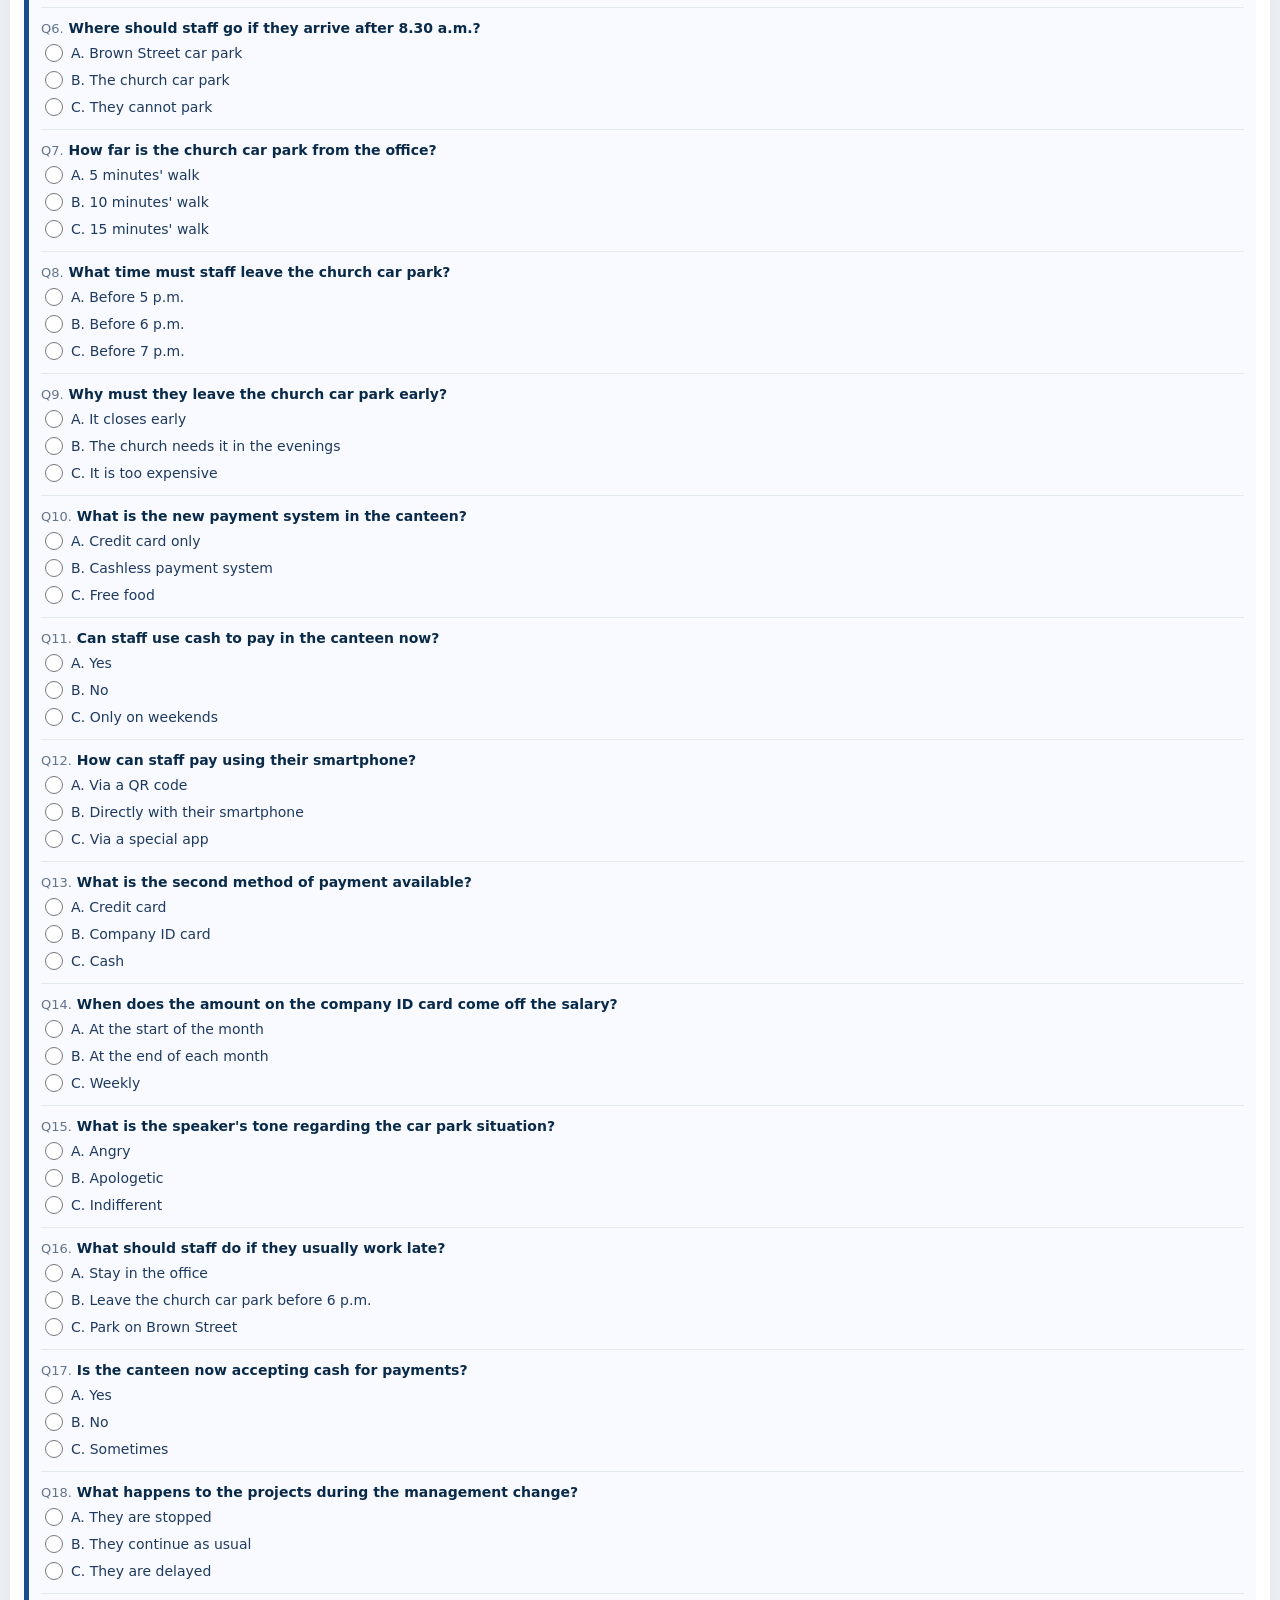
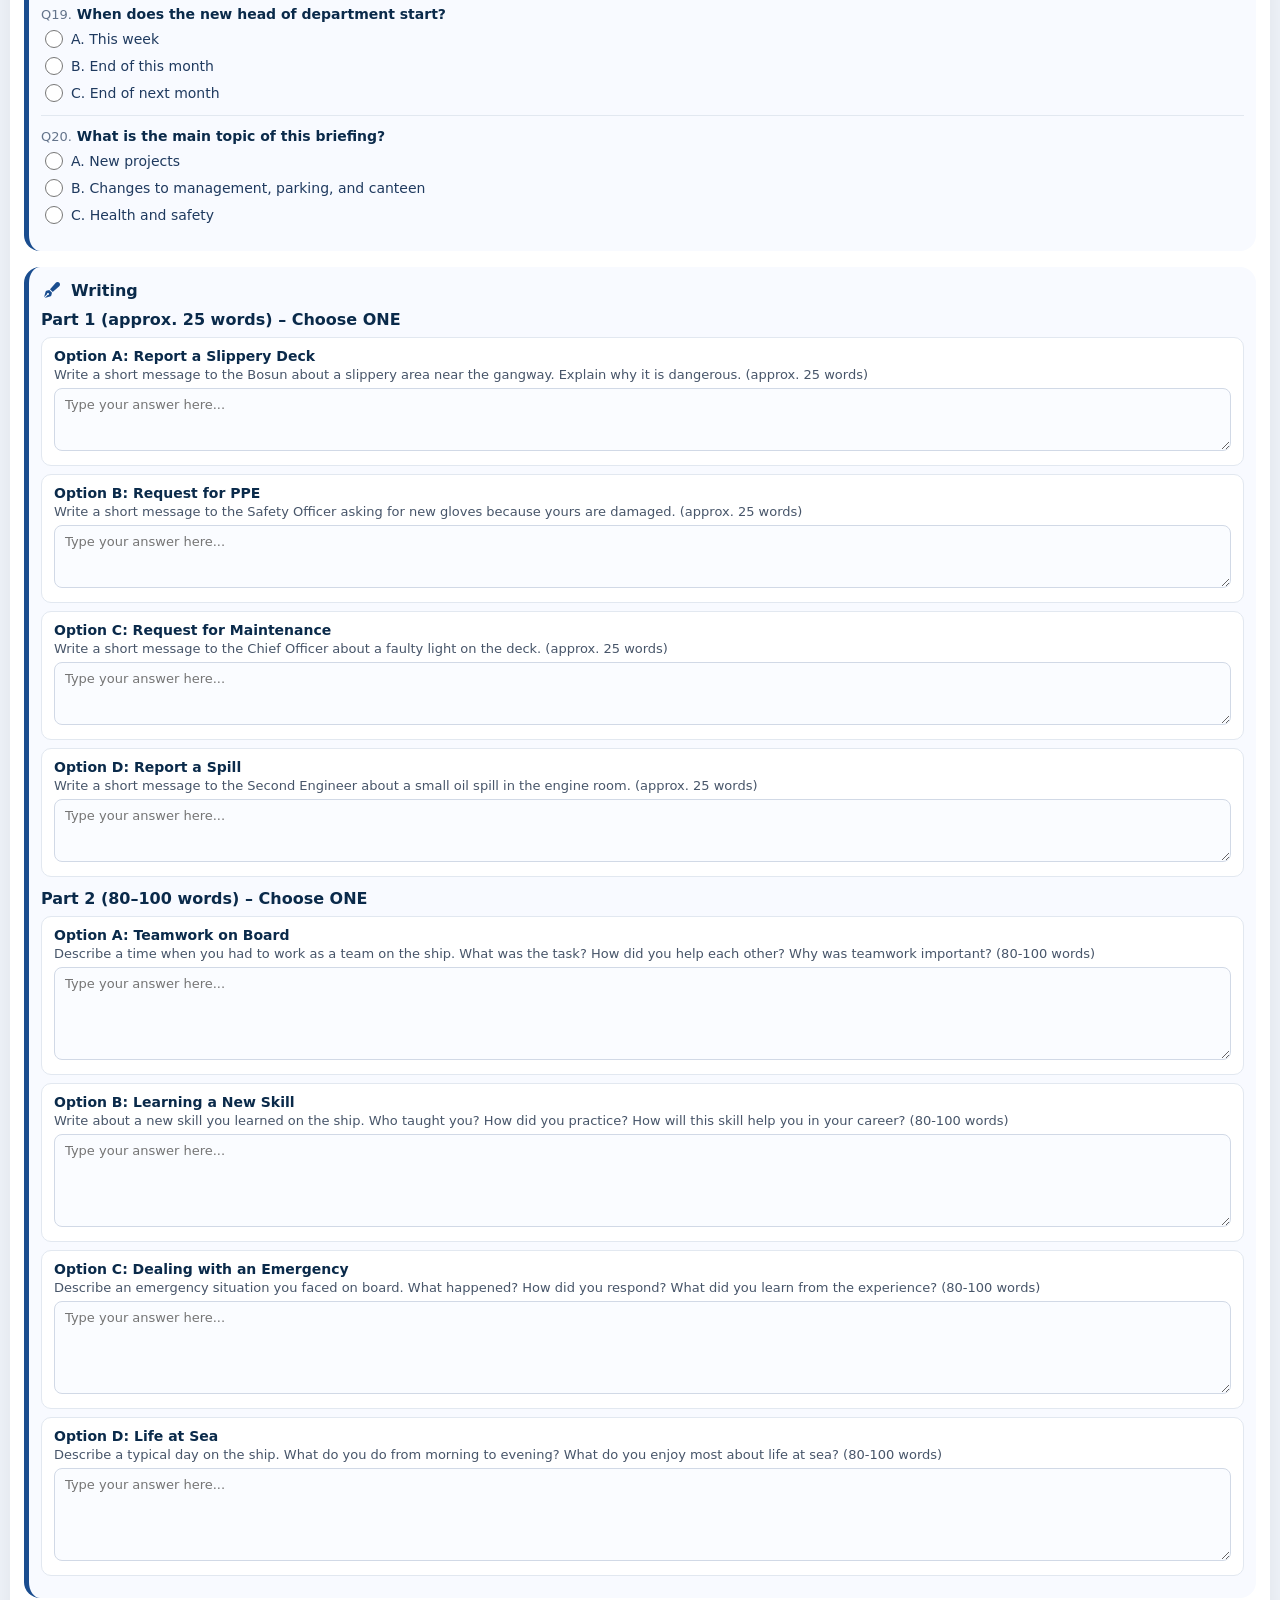
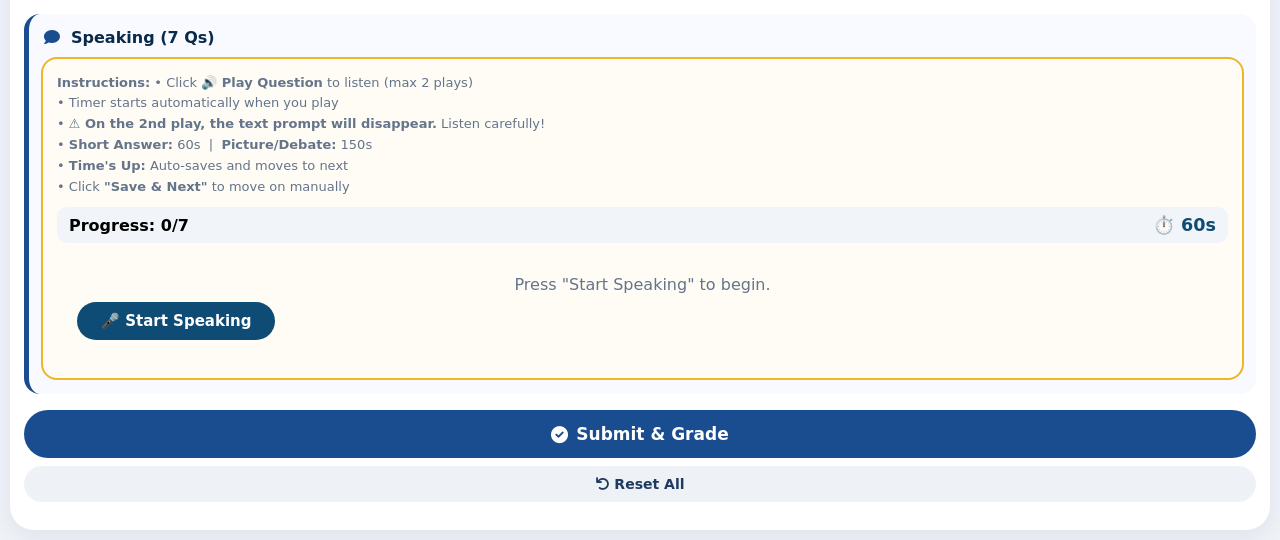
<file: test-101.html>
<!DOCTYPE html>
<html lang="my">
<head>
    <meta charset="UTF-8">
    <meta name="viewport" content="width=device-width, initial-scale=1.0, maximum-scale=1.0, user-scalable=yes">
    <title>Mock Test 101 – MEPT</title>
    <link rel="stylesheet" href="https://cdnjs.cloudflare.com/ajax/libs/font-awesome/6.0.0-beta3/css/all.min.css">
    <style>
        /* ===== RESET & BASE ===== */
        * {
            margin: 0;
            padding: 0;
            box-sizing: border-box;
            font-family: 'Segoe UI', 'Myanmar Text', system-ui, -apple-system, sans-serif;
        }

        body {
            background: #f0f4f9;
            min-height: 100vh;
            padding: 10px;
        }

        .container {
            max-width: 100%;
            margin: 0 auto;
            background: #ffffff;
            border-radius: 24px;
            padding: 16px 14px 24px;
            box-shadow: 0 8px 30px rgba(0, 20, 50, 0.08);
        }

        /* ===== TOP BAR ===== */
        .top-bar {
            display: flex;
            justify-content: space-between;
            align-items: center;
            border-bottom: 2px solid #eef2f7;
            padding-bottom: 12px;
            margin-bottom: 16px;
            flex-wrap: wrap;
            gap: 8px;
        }

        .top-bar h2 {
            font-size: 18px;
            color: #0a2a4a;
            display: flex;
            align-items: center;
            gap: 8px;
        }
        .top-bar h2 i { color: #1a4d8f; }

        .btn-back {
            background: #eef2f7;
            border: none;
            padding: 6px 14px;
            border-radius: 50px;
            font-weight: 600;
            font-size: 13px;
            color: #1f3a5f;
            text-decoration: none;
            display: flex;
            align-items: center;
            gap: 6px;
            transition: 0.2s;
        }
        .btn-back:active { transform: scale(0.95); background: #dce3ed; }

        .timer-bar {
            background: #f8fafc;
            padding: 8px 16px;
            border-radius: 50px;
            font-weight: 700;
            font-size: 15px;
            color: #0a2a4a;
            display: flex;
            align-items: center;
            gap: 6px;
            border: 1px solid #e2e8f0;
        }
        .timer-bar i { color: #1a4d8f; }

        /* ===== SECTION ===== */
        .section {
            background: #f8faff;
            border-radius: 16px;
            padding: 14px 12px;
            margin-bottom: 16px;
            border-left: 5px solid #1a4d8f;
        }

        .section-title {
            font-size: 16px;
            font-weight: 700;
            color: #0a2a4a;
            margin-bottom: 10px;
            display: flex;
            align-items: center;
            gap: 8px;
        }
        .section-title i { color: #1a4d8f; width: 22px; text-align: center; }

        .question {
            margin-bottom: 12px;
            padding-bottom: 10px;
            border-bottom: 1px solid #e2e8f0;
        }
        .question:last-child { border-bottom: none; margin-bottom: 0; }

        .q-text {
            font-size: 14px;
            font-weight: 600;
            color: #0a2a4a;
            margin-bottom: 5px;
        }
        .q-text .q-label { font-weight: 400; color: #64748b; font-size: 13px; }

        .options {
            display: flex;
            flex-direction: column;
            gap: 3px;
            padding-left: 4px;
        }
        .options label {
            font-size: 14px;
            color: #1f3a5f;
            display: flex;
            align-items: center;
            gap: 8px;
            padding: 3px 0;
            cursor: pointer;
            touch-action: manipulation;
        }
        .options input[type="radio"] {
            width: 18px;
            height: 18px;
            accent-color: #1a4d8f;
            cursor: pointer;
            flex-shrink: 0;
        }

        /* ===== READING ===== */
        .passage {
            background: #f8fafc;
            padding: 10px 12px;
            border-radius: 10px;
            border: 1px solid #e2e8f0;
            font-size: 14px;
            line-height: 1.8;
            color: #1f3a5f;
            margin-bottom: 10px;
            white-space: pre-wrap;
        }
        .passage strong { color: #0a2a4a; }

        /* ===== LISTENING ===== */
        .listening-script {
            background: #fef9e7;
            padding: 12px 14px;
            border-radius: 10px;
            border: 1px solid #fdebd0;
            font-size: 14px;
            line-height: 1.8;
            color: #5b3e00;
            margin-bottom: 10px;
            white-space: pre-wrap;
            max-height: 200px;
            overflow-y: auto;
        }
        .listening-script i { color: #d4891e; }

        .audio-container {
            background: #f1f5f9;
            padding: 12px 14px;
            border-radius: 12px;
            margin-bottom: 12px;
            display: flex;
            flex-wrap: wrap;
            align-items: center;
            gap: 12px;
        }
        .audio-container audio {
            flex: 1;
            min-width: 180px;
            height: 40px;
            width: 100%;
        }
        .play-status {
            font-weight: 600;
            font-size: 14px;
            color: #1a4d8f;
            background: #fff;
            padding: 4px 16px;
            border-radius: 50px;
            border: 1px solid #d1d9e6;
            white-space: nowrap;
        }
        .play-status.limited {
            color: #dc2626;
            background: #fee2e2;
            border-color: #dc2626;
        }

        /* ===== SPEAKING ===== */
        .speaking-card {
            border: 2px solid #f0b429;
            background: #fefcf5;
            border-radius: 16px;
            padding: 14px;
            margin-top: 6px;
        }
        .speaking-card .progress-bar {
            display: flex;
            justify-content: space-between;
            align-items: center;
            padding: 8px 12px;
            background: #f1f5f9;
            border-radius: 10px;
            margin-bottom: 12px;
        }
        .speaking-card .timer-display {
            font-weight: 700;
            font-size: 1.1rem;
            color: #0f4c75;
        }
        .speak-btn {
            background: #0f4c75;
            color: #fff;
            border: none;
            padding: 12px 24px;
            border-radius: 50px;
            font-size: 1rem;
            font-weight: 600;
            cursor: pointer;
            transition: 0.2s;
            touch-action: manipulation;
        }
        .speak-btn:active { transform: scale(0.95); }
        .speak-btn.playing { background: #e53e3e; }
        .speak-btn:disabled {
            opacity: 0.5;
            cursor: not-allowed;
            transform: none !important;
        }

        .speaking-prompt-box {
            background: #f1f5f9;
            padding: 12px 14px;
            border-radius: 10px;
            margin: 12px 0;
            border-left: 4px solid #f0b429;
            transition: all 0.3s ease;
        }
        .speaking-prompt-box strong {
            color: #0a2a4a;
            display: block;
            margin-bottom: 4px;
            font-size: 14px;
        }
        .speaking-prompt-box p {
            margin: 0;
            font-size: 15px;
            line-height: 1.6;
            color: #1f3a5f;
        }

        .speaking-card textarea {
            width: 100%;
            padding: 10px 12px;
            border-radius: 10px;
            border: 1px solid #d1d9e6;
            font-family: inherit;
            font-size: 14px;
            background: #fafcff;
            min-height: 80px;
            resize: vertical;
        }

        /* ===== WRITING ===== */
        .writing-option {
            background: #fff;
            padding: 10px 12px;
            border-radius: 10px;
            border: 1px solid #e2e8f0;
            margin-bottom: 8px;
        }
        .writing-option h5 { color: #0a2a4a; font-size: 14px; margin-bottom: 3px; }
        .writing-option p { font-size: 13px; color: #475569; margin-bottom: 6px; }
        .writing-option textarea {
            width: 100%;
            padding: 8px 10px;
            border-radius: 8px;
            border: 1px solid #d1d9e6;
            font-family: inherit;
            font-size: 13px;
            background: #fafcff;
            min-height: 60px;
            resize: vertical;
        }

        /* ===== BUTTONS ===== */
        .btn-submit {
            background: #1a4d8f;
            color: #fff;
            border: none;
            padding: 14px 0;
            width: 100%;
            border-radius: 50px;
            font-size: 17px;
            font-weight: 700;
            cursor: pointer;
            transition: 0.2s;
            margin: 8px 0 4px;
            display: flex;
            align-items: center;
            justify-content: center;
            gap: 8px;
            touch-action: manipulation;
        }
        .btn-submit:active { transform: scale(0.97); background: #0f3a6b; }

        .btn-reset {
            background: #eef2f7;
            color: #1f3a5f;
            border: none;
            padding: 10px 0;
            width: 100%;
            border-radius: 50px;
            font-size: 14px;
            font-weight: 600;
            cursor: pointer;
            transition: 0.2s;
            margin: 4px 0;
            touch-action: manipulation;
        }
        .btn-reset:active { transform: scale(0.97); background: #dce3ed; }

        /* ===== RESULTS ===== */
        #resultsContainer {
            display: none;
            animation: fadeIn 0.4s ease;
            margin-top: 16px;
        }
        #resultsContainer.show { display: block; }
        @keyframes fadeIn {
            from { opacity: 0; transform: translateY(12px); }
            to { opacity: 1; transform: translateY(0); }
        }

        .result-section {
            background: #f8faff;
            border-radius: 12px;
            padding: 12px 14px;
            margin-bottom: 10px;
            border-left: 5px solid #1a4d8f;
            display: flex;
            justify-content: space-between;
            align-items: center;
            flex-wrap: wrap;
        }
        .result-section .label { font-weight: 600; font-size: 14px; color: #0a2a4a; }
        .result-section .grade {
            font-weight: 800;
            font-size: 18px;
            padding: 2px 14px;
            border-radius: 50px;
        }
        .grade-a { background: #dcfce7; color: #166534; }
        .grade-b { background: #fef9e7; color: #92400e; }
        .grade-c { background: #fee2e2; color: #991b1b; }

        .overall-result {
            background: #1a4d8f;
            color: #fff;
            border-radius: 14px;
            padding: 14px 16px;
            text-align: center;
            font-size: 17px;
            font-weight: 700;
            margin-top: 10px;
        }
        .overall-result.fail { background: #991b1b; }
        .overall-result .sub { font-weight: 400; font-size: 13px; opacity: 0.9; }

        /* ===== RESPONSIVE ===== */
        @media (max-width: 480px) {
            .container { padding: 12px 10px 16px; }
            .top-bar h2 { font-size: 16px; }
            .section { padding: 12px 10px; }
            .section-title { font-size: 15px; }
            .q-text { font-size: 13px; }
            .options label { font-size: 13px; }
            .passage { font-size: 13px; padding: 8px 10px; }
            .listening-script { font-size: 13px; padding: 10px 12px; }
            .speaking-prompt-box p { font-size: 14px; }
            .speaking-card textarea { font-size: 13px; }
            .writing-option textarea { font-size: 13px; }
            .btn-submit { font-size: 15px; padding: 12px 0; }
            .audio-container audio { min-width: 120px; }
        }

        @media (max-width: 380px) {
            .result-section { flex-direction: column; align-items: flex-start; gap: 4px; }
            .top-bar { flex-direction: column; align-items: stretch; }
            .timer-bar { justify-content: center; }
        }

        /* ===== SCROLLBAR ===== */
        ::-webkit-scrollbar { width: 5px; height: 5px; }
        ::-webkit-scrollbar-track { background: #f0f4f9; border-radius: 10px; }
        ::-webkit-scrollbar-thumb { background: #b8c9e0; border-radius: 10px; }
    </style>
</head>
<body>

    <div class="container">

        <!-- TOP BAR -->
        <div class="top-bar">
            <h2><i class="fas fa-vial"></i> Mock Test 101</h2>
            <div style="display:flex; gap:8px; align-items:center; flex-wrap:wrap;">
                <span class="timer-bar" id="timerDisplay"><i class="fas fa-clock"></i> 120:00</span>
                <a href="mocktest.html" class="btn-back"><i class="fas fa-arrow-left"></i> Hub</a>
            </div>
        </div>

        <!-- EXAM FORM -->
        <form id="testForm" onsubmit="return false;">

            <!-- ===== GRAMMAR (40) ===== -->
            <div class="section">
                <div class="section-title"><i class="fas fa-book"></i> Grammar (40 Qs)</div>
                <div id="grammarQuestions"></div>
            </div>

            <!-- ===== READING (20) ===== -->
            <div class="section">
                <div class="section-title"><i class="fas fa-book-open"></i> Reading (20 Qs)</div>
                <div id="readingQuestions"></div>
            </div>

            <!-- ===== LISTENING (20) ===== -->
            <div class="section">
                <div class="section-title"><i class="fas fa-headphones"></i> Listening (20 Qs)</div>
                <div id="listeningQuestions"></div>
            </div>

            <!-- ===== WRITING ===== -->
            <div class="section">
                <div class="section-title"><i class="fas fa-pen-fancy"></i> Writing</div>
                <div id="writingQuestions"></div>
            </div>

            <!-- ===== SPEAKING ===== -->
            <div class="section">
                <div class="section-title"><i class="fas fa-comment"></i> Speaking (7 Qs)</div>
                <div id="speakingQuestions"></div>
            </div>

            <!-- BUTTONS -->
            <button type="button" class="btn-submit" id="submitBtn"><i class="fas fa-check-circle"></i> Submit & Grade</button>
            <button type="button" class="btn-reset" id="resetBtn"><i class="fas fa-undo"></i> Reset All</button>
        </form>

        <!-- ===== RESULTS ===== -->
        <div id="resultsContainer">
            <div id="resultsContent"></div>
            <button type="button" class="btn-reset" onclick="window.location.reload();"><i class="fas fa-redo"></i> Try Again</button>
        </div>

    </div>

    <script>
        // ================================================================
        // 0. LISTENING TRACKER (2 plays limit)
        // ================================================================
        let listeningPlayCount = 0;
        const MAX_LISTENING_PLAYS = 2;

        // ================================================================
        // 1. GRAMMAR DATA (40 questions)
        // ================================================================
        const GRAMMAR_DATA = [
            { q: "The crew ________ the deck every morning.", opts: ["a) cleans", "b) clean", "c) cleaning"], ans: "a" },
            { q: "My name ________ Aung. I am a seafarer.", opts: ["a) is", "b) are", "c) am"], ans: "a" },
            { q: "The ship ________ at the port yesterday.", opts: ["a) arrive", "b) arrived", "c) arriving"], ans: "b" },
            { q: "We always ________ life jackets on deck.", opts: ["a) wear", "b) wears", "c) wearing"], ans: "a" },
            { q: "There ________ many lifeboats on the ship.", opts: ["a) is", "b) are", "c) has"], ans: "b" },
            { q: "She ________ to the bridge now.", opts: ["a) go", "b) goes", "c) is going"], ans: "c" },
            { q: "The captain ________ the weather report an hour ago.", opts: ["a) read", "b) reads", "c) reading"], ans: "a" },
            { q: "I can ________ English and Burmese.", opts: ["a) speak", "b) speaks", "c) speaking"], ans: "a" },
            { q: "This rope is ________ than that one.", opts: ["a) long", "b) longer", "c) longest"], ans: "b" },
            { q: "The engineer ________ the engine right now.", opts: ["a) check", "b) checks", "c) is checking"], ans: "c" },
            { q: "You must not ________ near the bunkering station.", opts: ["a) smoke", "b) smokes", "c) smoking"], ans: "a" },
            { q: "The bosun asked me ________ the mooring ropes.", opts: ["a) to check", "b) check", "c) checking"], ans: "a" },
            { q: "The sea conditions ________ very rough last night.", opts: ["a) was", "b) were", "c) is"], ans: "b" },
            { q: "She ________ finished her safety training yet.", opts: ["a) hasn't", "b) haven't", "c) didn't"], ans: "a" },
            { q: "The ship will depart ________ Tuesday morning.", opts: ["a) on", "b) in", "c) at"], ans: "a" },
            { q: "He speaks maritime English very ________.", opts: ["a) good", "b) well", "c) better"], ans: "b" },
            { q: "There is too ________ water in the bilge.", opts: ["a) many", "b) much", "c) few"], ans: "b" },
            { q: "The engineers ________ repaired the broken valve.", opts: ["a) have", "b) has", "c) having"], ans: "a" },
            { q: "Don't forget ________ your safety harness before climbing.", opts: ["a) to wear", "b) wear", "c) wearing"], ans: "a" },
            { q: "The crew ________ finished the cleaning yet.", opts: ["a) haven't", "b) hasn't", "c) didn't"], ans: "a" },
            { q: "The officer ________ the navigation chart carefully.", opts: ["a) study", "b) studies", "c) studying"], ans: "b" },
            { q: "All crew members ________ attend the safety meeting.", opts: ["a) must", "b) may", "c) can"], ans: "a" },
            { q: "The ship ________ in Singapore next Monday.", opts: ["a) arrive", "b) arrives", "c) arriving"], ans: "b" },
            { q: "The bosun ________ the deck crew yesterday.", opts: ["a) supervise", "b) supervised", "c) supervising"], ans: "b" },
            { q: "You ________ wear your hard hat at all times.", opts: ["a) should", "b) shouldn't", "c) might"], ans: "a" },
            { q: "The captain ________ the port authority now.", opts: ["a) call", "b) calls", "c) is calling"], ans: "c" },
            { q: "They ________ the cargo last night.", opts: ["a) load", "b) loaded", "c) loading"], ans: "b" },
            { q: "The engine room ________ very hot during operation.", opts: ["a) is", "b) are", "c) being"], ans: "a" },
            { q: "I ________ to be a chief officer one day.", opts: ["a) hope", "b) hopes", "c) hoping"], ans: "a" },
            { q: "All passengers ________ aboard by 6 PM.", opts: ["a) were", "b) was", "c) being"], ans: "a" },
            { q: "The fire drill ________ every week.", opts: ["a) conduct", "b) conducts", "c) is conducted"], ans: "c" },
            { q: "The lifeboat ________ enough space for 30 people.", opts: ["a) has", "b) have", "c) having"], ans: "a" },
            { q: "The captain ________ the schedule tomorrow.", opts: ["a) announce", "b) announces", "c) will announce"], ans: "c" },
            { q: "The crew ________ working hard all day.", opts: ["a) has", "b) have", "c) having"], ans: "b" },
            { q: "The vessel ________ from the dock at 8 AM.", opts: ["a) departs", "b) depart", "c) departing"], ans: "a" },
            { q: "The chief engineer ________ the problem immediately.", opts: ["a) fix", "b) fixes", "c) fixed"], ans: "c" },
            { q: "All officers ________ to report on time.", opts: ["a) expected", "b) are expected", "c) expecting"], ans: "b" },
            { q: "The pump ________ for maintenance now.", opts: ["a) is shut down", "b) shuts down", "c) shutting down"], ans: "a" },
            { q: "They ________ the safety equipment regularly.", opts: ["a) check", "b) checks", "c) checking"], ans: "a" },
            { q: "The voyage ________ two weeks.", opts: ["a) last", "b) lasts", "c) lasting"], ans: "b" }
        ];

        // ================================================================
        // 2. READING DATA (4 passages, 5 questions each = 20)
        // ================================================================
        const READING_DATA = [{
            title: "Working on a Cruise Ship",
            text: "Working on a cruise ship is very different from other ships. The crew must be friendly and helpful because they deal with thousands of passengers every week. Many workers come from different countries, so English is the main language used on board. The working day can be long, often 10 to 12 hours. However, crew members get free food and a place to sleep. In their free time, they can use the gym, watch movies, or call their families using the internet. Safety is also very important. Every week, there are safety drills for fire and emergency situations. All crew must attend these drills.",
            questions: [
                { q: "Cruise ship crew must be friendly.", ans: "T" },
                { q: "English is rarely used on a cruise ship.", ans: "F" },
                { q: "Workers usually work less than 8 hours a day.", ans: "F" },
                { q: "Crew can use the gym in their free time.", ans: "T" },
                { q: "Safety drills happen every month.", ans: "F" }
            ]
        }, {
            title: "Importance of English for Seafarers",
            text: "English is the international language of the sea. All seafarers must know basic English to communicate with other crew members, port authorities, and during emergencies. The IMO (International Maritime Organization) has standard phrases called SMCP (Standard Marine Communication Phrases) that all seafarers should use. Understanding English also helps seafarers read safety instructions, charts, and manuals. If a seafarer cannot speak English well, it can be dangerous because they might not understand important orders. That is why many maritime schools teach English as a very important subject.",
            questions: [
                { q: "English is the international language of the sea.", ans: "T" },
                { q: "Seafarers do not need to communicate with port authorities.", ans: "F" },
                { q: "SMCP stands for Standard Marine Communication Phrases.", ans: "T" },
                { q: "Understanding English helps seafarers read safety instructions.", ans: "T" },
                { q: "Not speaking English well has no risks.", ans: "F" }
            ]
        }, {
            title: "Safety at Sea",
            text: "Safety is the most important aspect of maritime operations. Every ship must have sufficient lifeboats, life rafts, and life jackets for all people on board. Fire extinguishers and fire hoses must be regularly checked. The crew participates in regular safety drills to prepare for emergencies. The International Convention for the Safety of Life at Sea (SOLAS) sets the minimum safety standards for ships. All crew members must be familiar with the ship's safety procedures and emergency signals.",
            questions: [
                { q: "Lifeboats are not required on ships.", ans: "F" },
                { q: "Fire extinguishers must be checked regularly.", ans: "T" },
                { q: "SOLAS stands for Safety of Life at Sea.", ans: "T" },
                { q: "Crew do not need to know emergency signals.", ans: "F" },
                { q: "Safety drills are optional for the crew.", ans: "F" }
            ]
        }, {
            title: "The Role of a Bosun",
            text: "The bosun, or boatswain, is a senior member of the deck department. He is responsible for the deck crew and all maintenance work on deck. The bosun supervises painting, chipping, and cleaning operations. He also maintains the ship's mooring lines, anchor, and deck equipment. The bosun reports directly to the chief officer and ensures that all deck work is done safely and efficiently. A good bosun has strong leadership skills and extensive knowledge of maritime operations.",
            questions: [
                { q: "The bosun supervises the deck crew.", ans: "T" },
                { q: "The bosun reports to the captain.", ans: "F" },
                { q: "The bosun maintains mooring lines.", ans: "T" },
                { q: "A bosun does not need leadership skills.", ans: "F" },
                { q: "Painting is not part of the bosun's duties.", ans: "F" }
            ]
        }];

        // ================================================================
        // 3. LISTENING DATA (20 questions based on the NEW transcript)
        // ================================================================
        const LISTENING_SCRIPT = `Hi, everyone. I know you're all busy so I'll keep this briefing quick. I have some important information about a change in the management team. As you already know, our head of department, James Watson, is leaving his position at the end of this week. His replacement is starting at the end of the next month. In the meantime, we'll continue with our projects as usual.

        I have two more quick points. Firstly, there will be some improvements made to the staff car park next month for a few weeks. It will be closed during that time.

        Don't worry, we've found a solution. We can use the local church car park until our own one is ready. If you arrive before 8.30 a.m., please use our small car park on Brown Street, and if you arrive after that, you should go directly to the church car park. It's only a five-minute walk away. But they need it in the evenings, so you have to leave before 6 p.m. Sorry about that – I know how much you all love working late!

        The other thing I wanted to tell you about is that the canteen has now introduced a cashless payment system. So, you can't use cash for payments any more. You can pay directly with your smartphone or you can pay using your company ID card. The total amount put on your company ID card comes off your salary at the end of each month.

        OK. That's it? Are there any questions?`;

        const LISTENING_DATA = [
            { q: "Who is leaving the management team at the end of this week?", opts: ["A. The speaker", "B. James Watson", "C. The new head of department"], ans: "B" },
            { q: "When is the replacement starting?", opts: ["A. At the end of this week", "B. At the end of next month", "C. Next week"], ans: "B" },
            { q: "What is being improved next month?", opts: ["A. The canteen", "B. The staff car park", "C. The management team"], ans: "B" },
            { q: "How long will the car park be closed?", opts: ["A. One day", "B. A few weeks", "C. One month"], ans: "B" },
            { q: "Where should staff park if they arrive before 8.30 a.m.?", opts: ["A. The church car park", "B. Brown Street car park", "C. The main office car park"], ans: "B" },
            { q: "Where should staff go if they arrive after 8.30 a.m.?", opts: ["A. Brown Street car park", "B. The church car park", "C. They cannot park"], ans: "B" },
            { q: "How far is the church car park from the office?", opts: ["A. 5 minutes' walk", "B. 10 minutes' walk", "C. 15 minutes' walk"], ans: "A" },
            { q: "What time must staff leave the church car park?", opts: ["A. Before 5 p.m.", "B. Before 6 p.m.", "C. Before 7 p.m."], ans: "B" },
            { q: "Why must they leave the church car park early?", opts: ["A. It closes early", "B. The church needs it in the evenings", "C. It is too expensive"], ans: "B" },
            { q: "What is the new payment system in the canteen?", opts: ["A. Credit card only", "B. Cashless payment system", "C. Free food"], ans: "B" },
            { q: "Can staff use cash to pay in the canteen now?", opts: ["A. Yes", "B. No", "C. Only on weekends"], ans: "B" },
            { q: "How can staff pay using their smartphone?", opts: ["A. Via a QR code", "B. Directly with their smartphone", "C. Via a special app"], ans: "B" },
            { q: "What is the second method of payment available?", opts: ["A. Credit card", "B. Company ID card", "C. Cash"], ans: "B" },
            { q: "When does the amount on the company ID card come off the salary?", opts: ["A. At the start of the month", "B. At the end of each month", "C. Weekly"], ans: "B" },
            { q: "What is the speaker's tone regarding the car park situation?", opts: ["A. Angry", "B. Apologetic", "C. Indifferent"], ans: "B" },
            { q: "What should staff do if they usually work late?", opts: ["A. Stay in the office", "B. Leave the church car park before 6 p.m.", "C. Park on Brown Street"], ans: "B" },
            { q: "Is the canteen now accepting cash for payments?", opts: ["A. Yes", "B. No", "C. Sometimes"], ans: "B" },
            { q: "What happens to the projects during the management change?", opts: ["A. They are stopped", "B. They continue as usual", "C. They are delayed"], ans: "B" },
            { q: "When does the new head of department start?", opts: ["A. This week", "B. End of this month", "C. End of next month"], ans: "C" },
            { q: "What is the main topic of this briefing?", opts: ["A. New projects", "B. Changes to management, parking, and canteen", "C. Health and safety"], ans: "B" }
        ];

        // ================================================================
        // 4. SPEAKING DATA (7 questions) - WITH IMAGE
        // ================================================================
        const SPEAKING_DATA = [
            { type: "Short Answer", timeLimit: 60, prompt: "Introduce yourself and tell me about your family background." },
            { type: "Short Answer", timeLimit: 60, prompt: "What do you understand about MARPOL Annex V regarding the discharge of garbage at sea?" },
            { type: "Short Answer", timeLimit: 60, prompt: "Seafaring can be lonely. How do you handle boredom and isolation during long voyages?" },
            { type: "Short Answer", timeLimit: 60, prompt: "Why is it vital to complete a 'pre-arrival checklist' before entering a foreign port?" },
            { type: "Short Answer", timeLimit: 60, prompt: "If you receive multiple conflicting orders from senior officers, how would you prioritize your tasks?" },
            // ✅ PICTURE DESCRIPTION WITH IMAGE FILE
            { type: "Picture Description", timeLimit: 150, prompt: "Look at the picture. Describe the correct procedure for discharging ballast water and the environmental risks of oil spills during bunkering.", image: "101.png" },
            { type: "Debate", timeLimit: 150, prompt: "Marlins Debate: 'Regular crew safety drills are simply for passing inspections and do not actually prepare us for real emergencies.' Argue your position." }
        ];

        // ================================================================
        // 5. WRITING DATA
        // ================================================================
        const WRITING_PART1 = [
            { id: 'A', title: "Report a Slippery Deck", task: "Write a short message to the Bosun about a slippery area near the gangway. Explain why it is dangerous. (approx. 25 words)" },
            { id: 'B', title: "Request for PPE", task: "Write a short message to the Safety Officer asking for new gloves because yours are damaged. (approx. 25 words)" },
            { id: 'C', title: "Request for Maintenance", task: "Write a short message to the Chief Officer about a faulty light on the deck. (approx. 25 words)" },
            { id: 'D', title: "Report a Spill", task: "Write a short message to the Second Engineer about a small oil spill in the engine room. (approx. 25 words)" }
        ];
        const WRITING_PART2 = [
            { id: 'A', title: "Teamwork on Board", task: "Describe a time when you had to work as a team on the ship. What was the task? How did you help each other? Why was teamwork important? (80-100 words)" },
            { id: 'B', title: "Learning a New Skill", task: "Write about a new skill you learned on the ship. Who taught you? How did you practice? How will this skill help you in your career? (80-100 words)" },
            { id: 'C', title: "Dealing with an Emergency", task: "Describe an emergency situation you faced on board. What happened? How did you respond? What did you learn from the experience? (80-100 words)" },
            { id: 'D', title: "Life at Sea", task: "Describe a typical day on the ship. What do you do from morning to evening? What do you enjoy most about life at sea? (80-100 words)" }
        ];

        // ================================================================
        // 6. TIMER
        // ================================================================
        let timerInterval;
        let timeLeft = 120 * 60;

        function startTimer() {
            if (timerInterval) clearInterval(timerInterval);
            timerInterval = setInterval(() => {
                timeLeft--;
                const m = Math.floor(timeLeft / 60);
                const s = timeLeft % 60;
                document.getElementById('timerDisplay').innerHTML = `<i class="fas fa-clock"></i> ${String(m).padStart(2,'0')}:${String(s).padStart(2,'0')}`;
                if (timeLeft <= 0) {
                    clearInterval(timerInterval);
                    alert('⏰ အချိန်ပြည့်ပါပြီ။');
                    submitExam();
                }
            }, 1000);
        }

        // ================================================================
        // 7. RENDER FUNCTIONS
        // ================================================================

        function renderGrammar() {
            const container = document.getElementById('grammarQuestions');
            let html = '';
            GRAMMAR_DATA.forEach((q, i) => {
                html += `<div class="question"><div class="q-text"><span class="q-label">Q${i+1}.</span> ${q.q}</div><div class="options">`;
                q.opts.forEach(opt => {
                    const val = opt.charAt(0);
                    html += `<label><input type="radio" name="gq${i}" value="${val}"> ${opt}</label>`;
                });
                html += `</div></div>`;
            });
            container.innerHTML = html;
        }

        function renderReading() {
            const container = document.getElementById('readingQuestions');
            let html = '', qNum = 1;
            READING_DATA.forEach(pass => {
                html += `<div class="passage"><strong>${pass.title}</strong>\n${pass.text}</div>`;
                pass.questions.forEach(q => {
                    html += `<div class="question"><div class="q-text"><span class="q-label">Q${qNum}.</span> ${q.q}</div>
                        <div class="options" style="flex-direction:row; gap:16px;">
                            <label><input type="radio" name="rq${qNum-1}" value="T"> True</label>
                            <label><input type="radio" name="rq${qNum-1}" value="F"> False</label>
                        </div></div>`;
                    qNum++;
                });
            });
            container.innerHTML = html;
        }

        // ================================================================
        // 7b. RENDER LISTENING (with MP3 and 2-play limit)
        // ================================================================
        // ================================================================
//  LISTENING RENDER (AI Voice - 2 Plays Limit)
// ================================================================
function renderListening() {
    const container = document.getElementById('listeningQuestions');
    if (!container) return;

    // Reset play count when rendering
    listeningPlayCount = 0;

    // Build HTML - Remove audio tag, add Play Script button
    let html = `
        <div class="listening-script" id="listeningScript"><i class="fas fa-file-alt"></i> <strong>Transcript (Reference):</strong>\n${LISTENING_SCRIPT}</div>
        
        <div style="background: #f1f5f9; padding: 12px 14px; border-radius: 12px; margin-bottom: 12px; display: flex; flex-wrap: wrap; align-items: center; gap: 12px;">
            <button class="play-btn" id="listeningPlayBtn" onclick="playListeningScript()" style="background: #1a4d8f; color: #fff; border: none; padding: 10px 20px; border-radius: 50px; font-size: 15px; font-weight: 600; cursor: pointer; transition: 0.2s; display: inline-flex; align-items: center; gap: 8px; touch-action: manipulation;">
                <i class="fas fa-volume-up"></i> 🔈 Play Script (0/${MAX_LISTENING_PLAYS})
            </button>
            <span id="listeningStatus" style="font-weight: 600; font-size: 14px; color: #1a4d8f; background: #fff; padding: 4px 16px; border-radius: 50px; border: 1px solid #d1d9e6;">▶️ 0 / ${MAX_LISTENING_PLAYS}</span>
        </div>
        <div style="font-size:12px; color:#64748b; margin-bottom:10px;">
            <i class="fas fa-info-circle"></i> နားဆင်ပြီး မေးခွန်းများကို ဖြေပါ။ (Audio ကို <strong>${MAX_LISTENING_PLAYS} ကြိမ်</strong>သာ ဖွင့်နိုင်ပါသည်။)
        </div>
    `;

    // Add questions
    LISTENING_DATA.forEach((q, i) => {
        html += `<div class="question"><div class="q-text"><span class="q-label">Q${i+1}.</span> ${q.q}</div><div class="options">`;
        q.opts.forEach(opt => {
            const val = opt.charAt(0);
            html += `<label><input type="radio" name="lq${i}" value="${val}"> ${opt}</label>`;
        });
        html += `</div></div>`;
    });
    container.innerHTML = html;

    // Update the status badge to reflect current count
    const status = document.getElementById('listeningStatus');
    if (status) {
        status.textContent = `▶️ ${listeningPlayCount} / ${MAX_LISTENING_PLAYS}`;
        if (listeningPlayCount >= MAX_LISTENING_PLAYS) {
            status.classList.add('limited');
            status.style.color = '#dc2626';
            status.style.background = '#fee2e2';
            status.style.borderColor = '#dc2626';
        }
    }
}

// ================================================================
//  PLAY LISTENING SCRIPT (AI Voice with 2-play limit)
// ================================================================
function playListeningScript() {
    const btn = document.getElementById('listeningPlayBtn');
    const status = document.getElementById('listeningStatus');
    if (!btn || !status) return;

    // If currently speaking, stop it
    if (window.speechSynthesis.speaking) {
        window.speechSynthesis.cancel();
        btn.innerHTML = `<i class="fas fa-volume-up"></i> 🔈 Play Script (${listeningPlayCount}/${MAX_LISTENING_PLAYS})`;
        btn.classList.remove('playing');
        return;
    }

    // Check play limit
    if (listeningPlayCount >= MAX_LISTENING_PLAYS) {
        alert(`⚠️ ဤအသံဖိုင် (Audio) ကို ${MAX_LISTENING_PLAYS} ကြိမ်သာ ဖွင့်နိုင်ပါသည်။`);
        return;
    }

    // Increment count
    listeningPlayCount++;
    btn.innerHTML = `<i class="fas fa-stop"></i> ⏹️ Playing... (${listeningPlayCount}/${MAX_LISTENING_PLAYS})`;
    btn.classList.add('playing');

    // Update status badge
    status.textContent = `▶️ ${listeningPlayCount} / ${MAX_LISTENING_PLAYS}`;
    if (listeningPlayCount >= MAX_LISTENING_PLAYS) {
        status.classList.add('limited');
        status.style.color = '#dc2626';
        status.style.background = '#fee2e2';
        status.style.borderColor = '#dc2626';
    } else {
        status.classList.remove('limited');
        status.style.color = '#1a4d8f';
        status.style.background = '#fff';
        status.style.borderColor = '#d1d9e6';
    }

    // Prepare the text to speak (clean up whitespace)
    const text = LISTENING_SCRIPT.replace(/\s+/g, ' ').trim();
    const utterance = new SpeechSynthesisUtterance(text);
    utterance.lang = 'en-US';
    utterance.rate = 0.85;
    utterance.pitch = 1;
    utterance.volume = 1;

    // Try to use a good voice (Google or Samantha for iOS)
    const voices = window.speechSynthesis.getVoices();
    const preferred = voices.find(v => v.lang.startsWith('en') && (v.name.includes('Google') || v.name.includes('Samantha'))) || 
                     voices.find(v => v.lang.startsWith('en')) || null;
    if (preferred) utterance.voice = preferred;

    // When speech ends
    utterance.onend = function() {
        btn.innerHTML = `<i class="fas fa-volume-up"></i> 🔈 Play Script (${listeningPlayCount}/${MAX_LISTENING_PLAYS})`;
        btn.classList.remove('playing');
        if (listeningPlayCount >= MAX_LISTENING_PLAYS) {
            btn.disabled = true;
            btn.style.opacity = '0.6';
            btn.style.cursor = 'not-allowed';
            btn.style.transform = 'none !important';
        }
    };

    utterance.onerror = function(event) {
        if (event.error !== 'canceled') {
            btn.innerHTML = `<i class="fas fa-volume-up"></i> 🔈 Play Script (${listeningPlayCount}/${MAX_LISTENING_PLAYS})`;
            btn.classList.remove('playing');
            alert('AI Voice ဖွင့်ရာတွင် အမှားရှိသည်။');
        }
    };

    window.speechSynthesis.speak(utterance);
}

        // ================================================================
        // 8. WRITING RENDER
        // ================================================================
        function renderWriting() {
            const container = document.getElementById('writingQuestions');
            let html = `<div style="font-weight:600; color:#0a2a4a; margin-bottom:8px;">Part 1 (approx. 25 words) – Choose ONE</div>`;
            WRITING_PART1.forEach(w => {
                html += `<div class="writing-option"><h5>Option ${w.id}: ${w.title}</h5><p>${w.task}</p><textarea id="w1${w.id}" rows="3" placeholder="Type your answer here..."></textarea></div>`;
            });
            html += `<div style="font-weight:600; color:#0a2a4a; margin:12px 0 8px;">Part 2 (80–100 words) – Choose ONE</div>`;
            WRITING_PART2.forEach(w => {
                html += `<div class="writing-option"><h5>Option ${w.id}: ${w.title}</h5><p>${w.task}</p><textarea id="w2${w.id}" rows="5" placeholder="Type your answer here..."></textarea></div>`;
            });
            container.innerHTML = html;
        }

        // ================================================================
        // 9. SPEAKING SYSTEM (WITH IMAGE SUPPORT & TEXT HIDE ON 2ND PLAY)
        // ================================================================
        let speakingTimer = null;
        let speakingTimeLeft = 60;
        let speakingPlayCount = 0;
        const MAX_SPEAKING_PLAYS = 2;
        let currentSpeakingIndex = 0;
        let speakingAnswers = new Array(SPEAKING_DATA.length).fill('');
        let isSpeakingTimeUp = false;
        let speakingTimerStarted = false;

        function showSpeakingQuestion(index) {
            if (index >= SPEAKING_DATA.length) {
                document.getElementById('speakingContainer').innerHTML = `
                    <div style="text-align:center; padding:30px; background:#f0fdf4; border-radius:12px;">
                        <h3 style="color:#166534;">✅ Speaking Completed!</h3>
                        <p style="color:#64748b;">All 7 questions answered.</p>
                        <button class="btn-submit" style="margin-top:12px; background:#166534;" onclick="document.getElementById('submitBtn').click();">Submit Exam</button>
                    </div>
                `;
                document.getElementById('speakingProgress').textContent = `${SPEAKING_DATA.length}/${SPEAKING_DATA.length}`;
                return;
            }
            clearInterval(speakingTimer);
            speakingTimerStarted = false;
            isSpeakingTimeUp = false;
            currentSpeakingIndex = index;
            const q = SPEAKING_DATA[index];
            const total = SPEAKING_DATA.length;
            const timeLimit = q.timeLimit || 60;
            speakingPlayCount = 0;
            document.getElementById('speakingProgress').textContent = `${index + 1}/${total}`;
            document.getElementById('speakingTimerDisplay').textContent = `⏱️ ${timeLimit}s`;
            document.getElementById('speakingTimerDisplay').style.color = '#0f4c75';
            const container = document.getElementById('speakingContainer');
            const typeLabel = q.type === 'Picture Description' ? '🖼️ Picture Description' :
                             q.type === 'Debate' ? '🎯 Debate' : '💬 Short Answer';
            
            // ✅ BUILD IMAGE HTML IF PRESENT
            let imageHtml = '';
            if (q.image) {
                imageHtml = `
                    <div style="text-align:center; margin:12px 0;">
                        <img src="${q.image}" alt="Speaking Image" 
                             style="max-width:100%; max-height:220px; border-radius:12px; border:2px solid #e2e8f0; padding:8px; background:white; box-shadow:0 2px 8px rgba(0,0,0,0.06);" 
                             onerror="this.style.display='none'">
                    </div>
                `;
            }

            container.innerHTML = `
                <div style="border:2px solid #f0b429; border-radius:14px; padding:14px; background:#fefcf5;">
                    <div style="display:flex; justify-content:space-between; align-items:center; margin-bottom:12px; flex-wrap:wrap; gap:6px;">
                        <div>
                            <span style="font-weight:600; color:#0f4c75;">Question ${index+1} of ${total}</span>
                            <span style="margin-left:8px; font-size:0.75rem; background:#f0b42920; padding:2px 12px; border-radius:20px; color:#92400e;">${typeLabel}</span>
                        </div>
                        <span id="speakingTimerDisplay" style="font-weight:700; font-size:1.1rem; color:#0f4c75;">⏱️ ${timeLimit}s</span>
                    </div>
                    <div style="text-align:center; padding:8px 0;">
                        <button class="speak-btn" id="speakBtnCurrent" onclick="playSpeakingQuestion(${index})">
                            🔊 Play Question (0/${MAX_SPEAKING_PLAYS})
                        </button>
                        <p style="font-size:0.8rem; color:#64748b; margin-top:6px;">
                            ${q.type === 'Picture Description' ? 'Listen, then describe what you see' : 
                              q.type === 'Debate' ? 'Listen, state your position and argue' : 
                              'Listen, then type your answer'}
                            <br><span style="color:#dc2626; font-weight:600;">(Text prompt will disappear after the 2nd play)</span>
                        </p>
                    </div>
                    ${imageHtml}  <!-- 👈 PICTURE STAYS VISIBLE EVEN AFTER TEXT DISAPPEARS -->
                    <div class="speaking-prompt-box" id="speakingPromptBox">
                        <strong>📌 Question Prompt:</strong>
                        <p>${q.prompt}</p>
                    </div>
                    <div>
                        <label style="font-weight:500; display:block; margin-bottom:4px; font-size:14px;">Your Answer:</label>
                        <textarea id="sp_${index}" rows="${q.type === 'Picture Description' || q.type === 'Debate' ? 5 : 3}" placeholder="Type your answer here..." style="width:100%; padding:10px 12px; border-radius:10px; border:1px solid #d1d9e6; font-family:inherit; font-size:14px; background:#fafcff; resize:vertical;">${speakingAnswers[index] || ''}</textarea>
                    </div>
                    <div style="display:flex; gap:10px; margin-top:12px; justify-content:flex-end; flex-wrap:wrap;">
                        <button class="btn-submit" style="background:#0f4c75; padding:8px 20px; font-size:14px; width:auto;" onclick="saveSpeakingAndNext(${index})">Save & Next →</button>
                    </div>
                </div>
            `;
        }

        function playSpeakingQuestion(index) {
            const btn = document.getElementById('speakBtnCurrent');
            if (!btn) return;

            // If already locked
            if (speakingPlayCount >= MAX_SPEAKING_PLAYS) {
                alert('❌ This question has been played the maximum times (2). The text prompt has been hidden.');
                return;
            }

            // If currently speaking, stop it
            if (window.speechSynthesis.speaking) {
                window.speechSynthesis.cancel();
                btn.textContent = `🔊 Play Question (${speakingPlayCount}/${MAX_SPEAKING_PLAYS})`;
                btn.classList.remove('playing');
                return;
            }

            const q = SPEAKING_DATA[index];
            // Increment play count BEFORE speaking
            speakingPlayCount++;
            btn.textContent = `🔊 Playing... (${speakingPlayCount}/${MAX_SPEAKING_PLAYS})`;
            btn.classList.add('playing');

            // 🚀 CRITICAL: If this is the 2nd play, hide the prompt text NOW (before the audio even plays)
            if (speakingPlayCount === MAX_SPEAKING_PLAYS) {
                const promptBox = document.getElementById('speakingPromptBox');
                if (promptBox) {
                    promptBox.style.display = 'none';
                }
                // Also disable the button after this play finishes? We'll do it in onend/onerror.
                // But we can just let it show locked after.
            }

            const utterance = new SpeechSynthesisUtterance(q.prompt);
            utterance.lang = 'en-US';
            utterance.rate = 0.85;
            utterance.pitch = 1;
            utterance.volume = 1;
            const voices = window.speechSynthesis.getVoices();
            const preferred = voices.find(v => v.lang.startsWith('en') && (v.name.includes('Google') || v.name.includes('Samantha'))) || 
                             voices.find(v => v.lang.startsWith('en')) || null;
            if (preferred) utterance.voice = preferred;
            
            const timeLimit = q.timeLimit || 60;
            if (!speakingTimerStarted && !isSpeakingTimeUp) {
                speakingTimeLeft = timeLimit;
                speakingTimerStarted = true;
                document.getElementById('speakingTimerDisplay').textContent = `⏱️ ${speakingTimeLeft}s`;
                document.getElementById('speakingTimerDisplay').style.color = '#0f4c75';
                clearInterval(speakingTimer);
                speakingTimer = setInterval(() => {
                    speakingTimeLeft--;
                    document.getElementById('speakingTimerDisplay').textContent = `⏱️ ${speakingTimeLeft}s`;
                    if (speakingTimeLeft <= 10) document.getElementById('speakingTimerDisplay').style.color = '#e53e3e';
                    if (speakingTimeLeft <= 0) {
                        clearInterval(speakingTimer);
                        speakingTimerStarted = false;
                        isSpeakingTimeUp = true;
                        document.getElementById('speakingTimerDisplay').textContent = '⏱️ Time\'s Up!';
                        document.getElementById('speakingTimerDisplay').style.color = '#e53e3e';
                        const textarea = document.getElementById(`sp_${index}`);
                        if (textarea) speakingAnswers[index] = textarea.value;
                        setTimeout(() => { saveSpeakingAndNext(index); }, 1500);
                    }
                }, 1000);
            }

            utterance.onend = function() {
                btn.textContent = `🔊 Play Question (${speakingPlayCount}/${MAX_SPEAKING_PLAYS})`;
                btn.classList.remove('playing');
                // If we reached max, disable the button
                if (speakingPlayCount >= MAX_SPEAKING_PLAYS) {
                    btn.disabled = true;
                    btn.style.opacity = '0.6';
                    btn.textContent = `🔊 Locked (${speakingPlayCount}/${MAX_SPEAKING_PLAYS})`;
                }
            };
            utterance.onerror = function() {
                btn.textContent = `🔊 Play Question (${speakingPlayCount}/${MAX_SPEAKING_PLAYS})`;
                btn.classList.remove('playing');
                if (speakingPlayCount >= MAX_SPEAKING_PLAYS) {
                    btn.disabled = true;
                    btn.style.opacity = '0.6';
                    btn.textContent = `🔊 Locked (${speakingPlayCount}/${MAX_SPEAKING_PLAYS})`;
                }
            };

            window.speechSynthesis.speak(utterance);
        }

        function saveSpeakingAndNext(index) {
            const textarea = document.getElementById(`sp_${index}`);
            if (textarea) speakingAnswers[index] = textarea.value;
            if (window.speechSynthesis.speaking) window.speechSynthesis.cancel();
            clearInterval(speakingTimer);
            speakingTimerStarted = false;
            isSpeakingTimeUp = false;
            showSpeakingQuestion(index + 1);
        }

        function renderSpeaking() {
            const container = document.getElementById('speakingQuestions');
            container.innerHTML = `
                <div class="speaking-card">
                    <div style="font-size:13px; color:#64748b; margin-bottom:10px; line-height:1.6;">
                        <strong>Instructions:</strong> 
                        • Click <strong>🔊 Play Question</strong> to listen (max 2 plays)<br>
                        • Timer starts automatically when you play<br>
                        • <strong>⚠️ On the 2nd play, the text prompt will disappear.</strong> Listen carefully!<br>
                        • <strong>Short Answer:</strong> 60s &nbsp;|&nbsp; <strong>Picture/Debate:</strong> 150s<br>
                        • <strong>Time's Up:</strong> Auto-saves and moves to next<br>
                        • Click <strong>"Save & Next"</strong> to move on manually
                    </div>
                    <div class="progress-bar">
                        <span style="font-weight:600;">Progress: <span id="speakingProgress">0/${SPEAKING_DATA.length}</span></span>
                        <span id="speakingTimerDisplay" style="font-weight:700; font-size:1.1rem; color:#0f4c75;">⏱️ 60s</span>
                    </div>
                    <div id="speakingContainer">
                        <div style="text-align:center; padding:20px; color:#64748b;">
                            <p>Press "Start Speaking" to begin.</p>
                            <button class="btn-submit" style="background:#0f4c75; padding:10px 24px; width:auto; font-size:15px;" onclick="showSpeakingQuestion(0)">🎤 Start Speaking</button>
                        </div>
                    </div>
                </div>
            `;
        }

        // ================================================================
        // 10. SUBMIT & GRADE
        // ================================================================
        function getGrade(pct) {
            if (pct >= 90) return { grade: 'A', class: 'grade-a' };
            if (pct >= 70) return { grade: 'B', class: 'grade-b' };
            return { grade: 'C', class: 'grade-c' };
        }

        function submitExam() {
            if (timerInterval) clearInterval(timerInterval);
            if (speakingTimer) clearInterval(speakingTimer);
            if (window.speechSynthesis.speaking) window.speechSynthesis.cancel();

            let total = 0, max = 0;

            // ---- Grammar (40) ----
            let gScore = 0;
            const gAnswers = GRAMMAR_DATA.map(q => q.ans);
            gAnswers.forEach((ans, i) => {
                const sel = document.querySelector(`input[name="gq${i}"]:checked`);
                if (sel && sel.value === ans) gScore++;
            });
            total += gScore; max += 40;

            // ---- Reading (20 x 1.5 = 30) ----
            let rScore = 0;
            const rAnswers = READING_DATA.flatMap(p => p.questions.map(q => q.ans));
            rAnswers.forEach((ans, idx) => {
                const sel = document.querySelector(`input[name="rq${idx}"]:checked`);
                if (sel && sel.value === ans) rScore += 1.5;
            });
            total += rScore; max += 30;

            // ---- Listening (20 x 1.25 = 25) ----
            let lScore = 0;
            const lAnswers = LISTENING_DATA.map(q => q.ans);
            lAnswers.forEach((ans, i) => {
                const sel = document.querySelector(`input[name="lq${i}"]:checked`);
                if (sel && sel.value === ans) lScore += 1.25;
            });
            total += lScore; max += 25;

            // ---- Writing (Part1:10, Part2:15) ----
            let wScore = 0;
            let p1Text = '';
            WRITING_PART1.forEach(w => {
                const text = document.getElementById(`w1${w.id}`)?.value || '';
                if (text.length > p1Text.length) p1Text = text;
            });
            const wc1 = p1Text.split(/\s+/).filter(w => w.length > 0).length;
            wScore += Math.min(10, Math.floor(wc1 / 3));
            if (wc1 >= 20) wScore = 10;

            let p2Text = '';
            WRITING_PART2.forEach(w => {
                const text = document.getElementById(`w2${w.id}`)?.value || '';
                if (text.length > p2Text.length) p2Text = text;
            });
            const wc2 = p2Text.split(/\s+/).filter(w => w.length > 0).length;
            wScore += Math.min(15, Math.floor(wc2 / 5));
            if (wc2 >= 60) wScore = 15;
            total += wScore; max += 25;

            // ---- Speaking (scale to 15) ----
            let rawSpeaking = 0, rawMax = 0;
            SPEAKING_DATA.forEach((_, i) => {
                const text = speakingAnswers[i] || document.getElementById(`sp_${i}`)?.value || '';
                const wc = text.split(/\s+/).filter(w => w.length > 0).length;
                rawSpeaking += Math.min(1, Math.floor(wc / 3));
                rawMax += 1;
            });
            let sScore = rawMax > 0 ? Math.round((rawSpeaking / rawMax) * 15) : 0;
            total += sScore; max += 15;

            const pct = Math.round((total / max) * 100);
            const lGrade = getGrade(Math.round((lScore / 25) * 100));
            const sGrade = getGrade(Math.round((sScore / 15) * 100));
            const finalPass = !(lGrade.grade === 'C' || sGrade.grade === 'C');

            let html = `<div style="font-size:17px; font-weight:700; margin-bottom:12px; color:#0a2a4a;"><i class="fas fa-chart-pie"></i> Test Results</div>`;

            const sections = [
                { label: 'Grammar', score: gScore, max: 40 },
                { label: 'Reading', score: rScore, max: 30 },
                { label: 'Listening', score: lScore, max: 25 },
                { label: 'Writing', score: wScore, max: 25 },
                { label: 'Speaking', score: sScore, max: 15 }
            ];

            sections.forEach(sec => {
                const p = Math.round((sec.score / sec.max) * 100);
                const g = getGrade(p);
                html += `
                    <div class="result-section">
                        <span class="label">${sec.label}</span>
                        <span class="grade ${g.class}">${g.grade} (${sec.score}/${sec.max})</span>
                    </div>
                `;
            });

            html += `
                <div class="overall-result ${finalPass ? '' : 'fail'}">
                    <div>Overall: ${finalPass ? 'PASS' : 'FAIL'}</div>
                    <div class="sub">${finalPass ? 'All sections passed' : 'Fail: Listening or Speaking grade is C'}</div>
                    <div style="font-size:14px; font-weight:400; margin-top:4px;">Score: ${total}/${max} (${pct}%)</div>
                </div>
            `;

            document.getElementById('resultsContent').innerHTML = html;
            document.getElementById('resultsContainer').classList.add('show');
            document.getElementById('testForm').style.display = 'none';
        }

        // ================================================================
        // 11. RESET
        // ================================================================
        document.getElementById('resetBtn').addEventListener('click', function() {
            if (timerInterval) clearInterval(timerInterval);
            if (speakingTimer) clearInterval(speakingTimer);
            if (window.speechSynthesis.speaking) window.speechSynthesis.cancel();
            document.getElementById('testForm').reset();
            document.getElementById('resultsContainer').classList.remove('show');
            document.getElementById('testForm').style.display = 'block';
            timeLeft = 120 * 60;
            startTimer();
            window.scrollTo({ top: 0, behavior: 'smooth' });
            // Reset speaking
            speakingAnswers = new Array(SPEAKING_DATA.length).fill('');
            currentSpeakingIndex = 0;
            renderSpeaking();
            // Reset listening count by re-rendering listening
            renderListening();
        });

        // ================================================================
        // 12. INIT
        // ================================================================
        document.addEventListener('DOMContentLoaded', function() {
            renderGrammar();
            renderReading();
            renderListening();
            renderWriting();
            renderSpeaking();
            startTimer();

            if (window.speechSynthesis) {
                setTimeout(() => { window.speechSynthesis.getVoices(); }, 100);
            }

            document.getElementById('submitBtn').addEventListener('click', submitExam);
        });

        console.log('✅ Mock Test 101 loaded - No login required');
        console.log('🎵 Listening audio: Morning_briefing.mp3 (2 plays max)');
        console.log('🗣️ Speaking: Text disappears on 2nd play. Image stays visible.');
    </script>

</body>
</html>
</file>
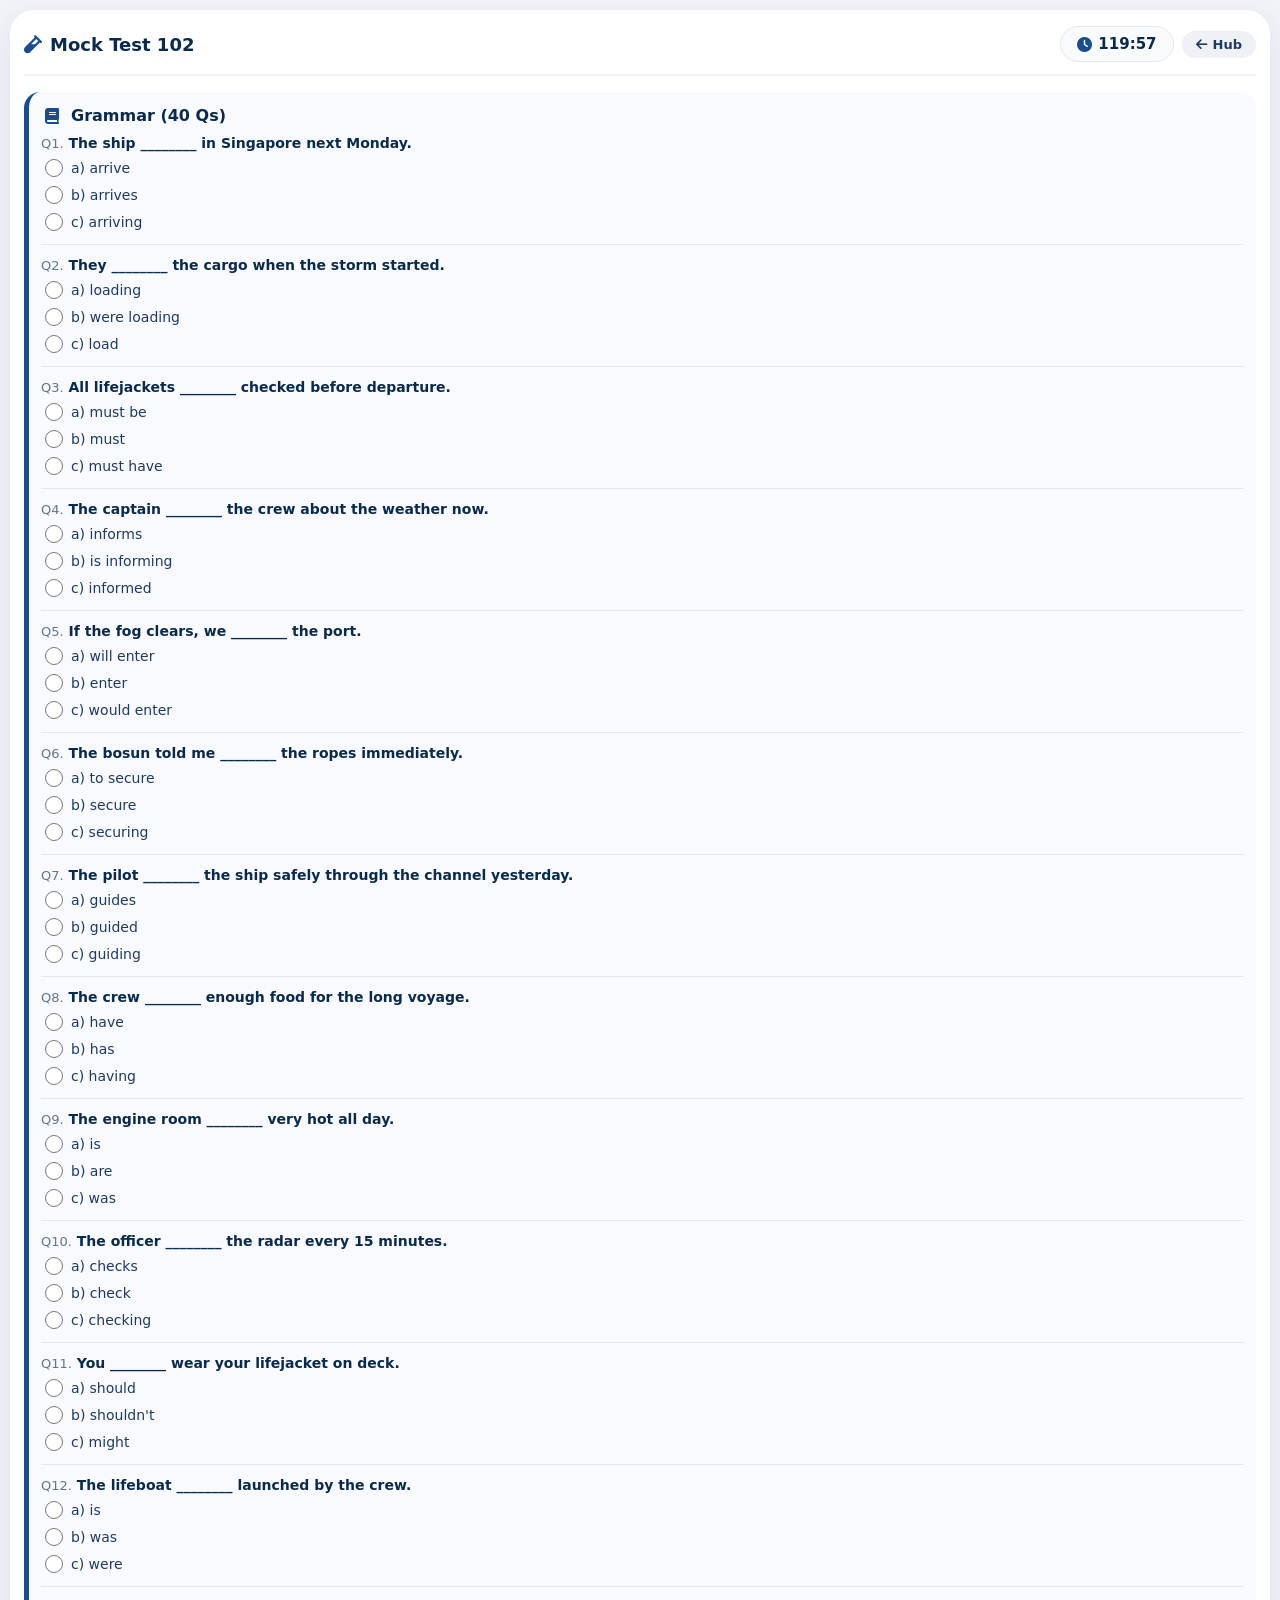
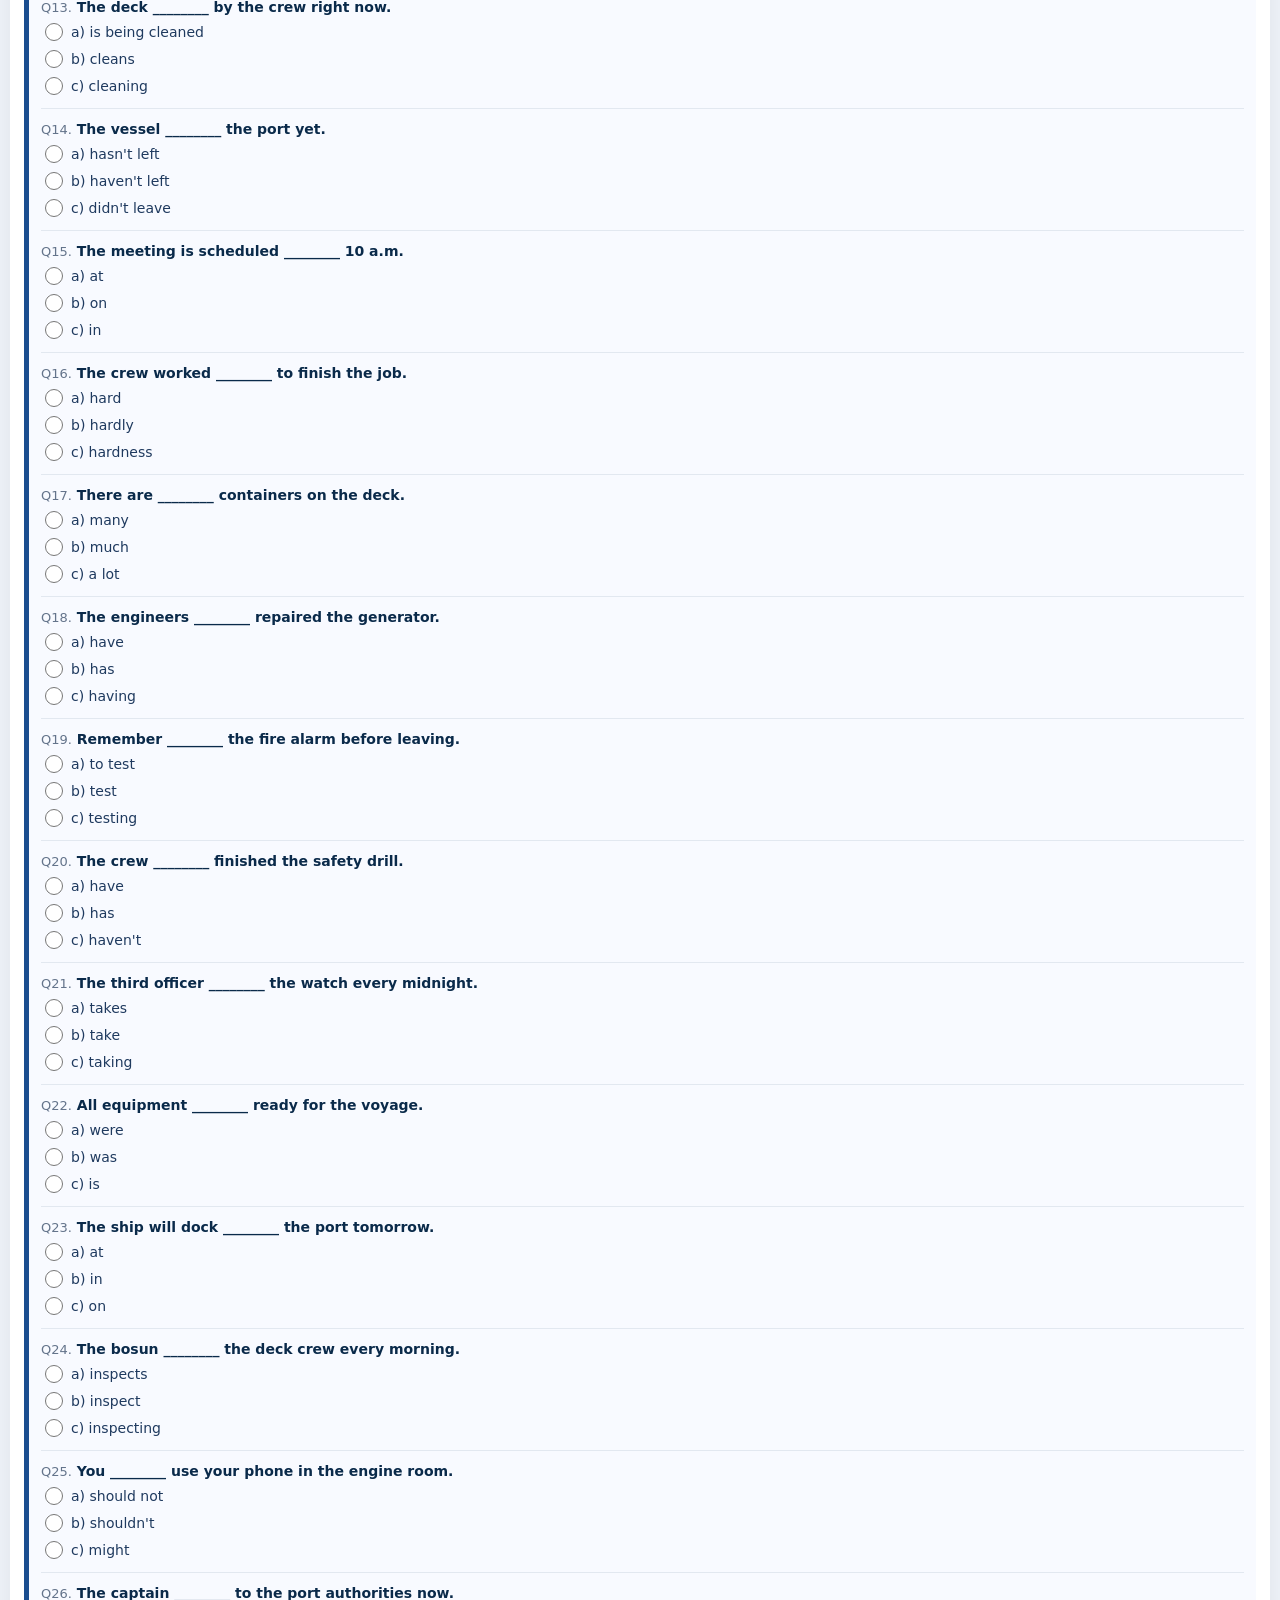
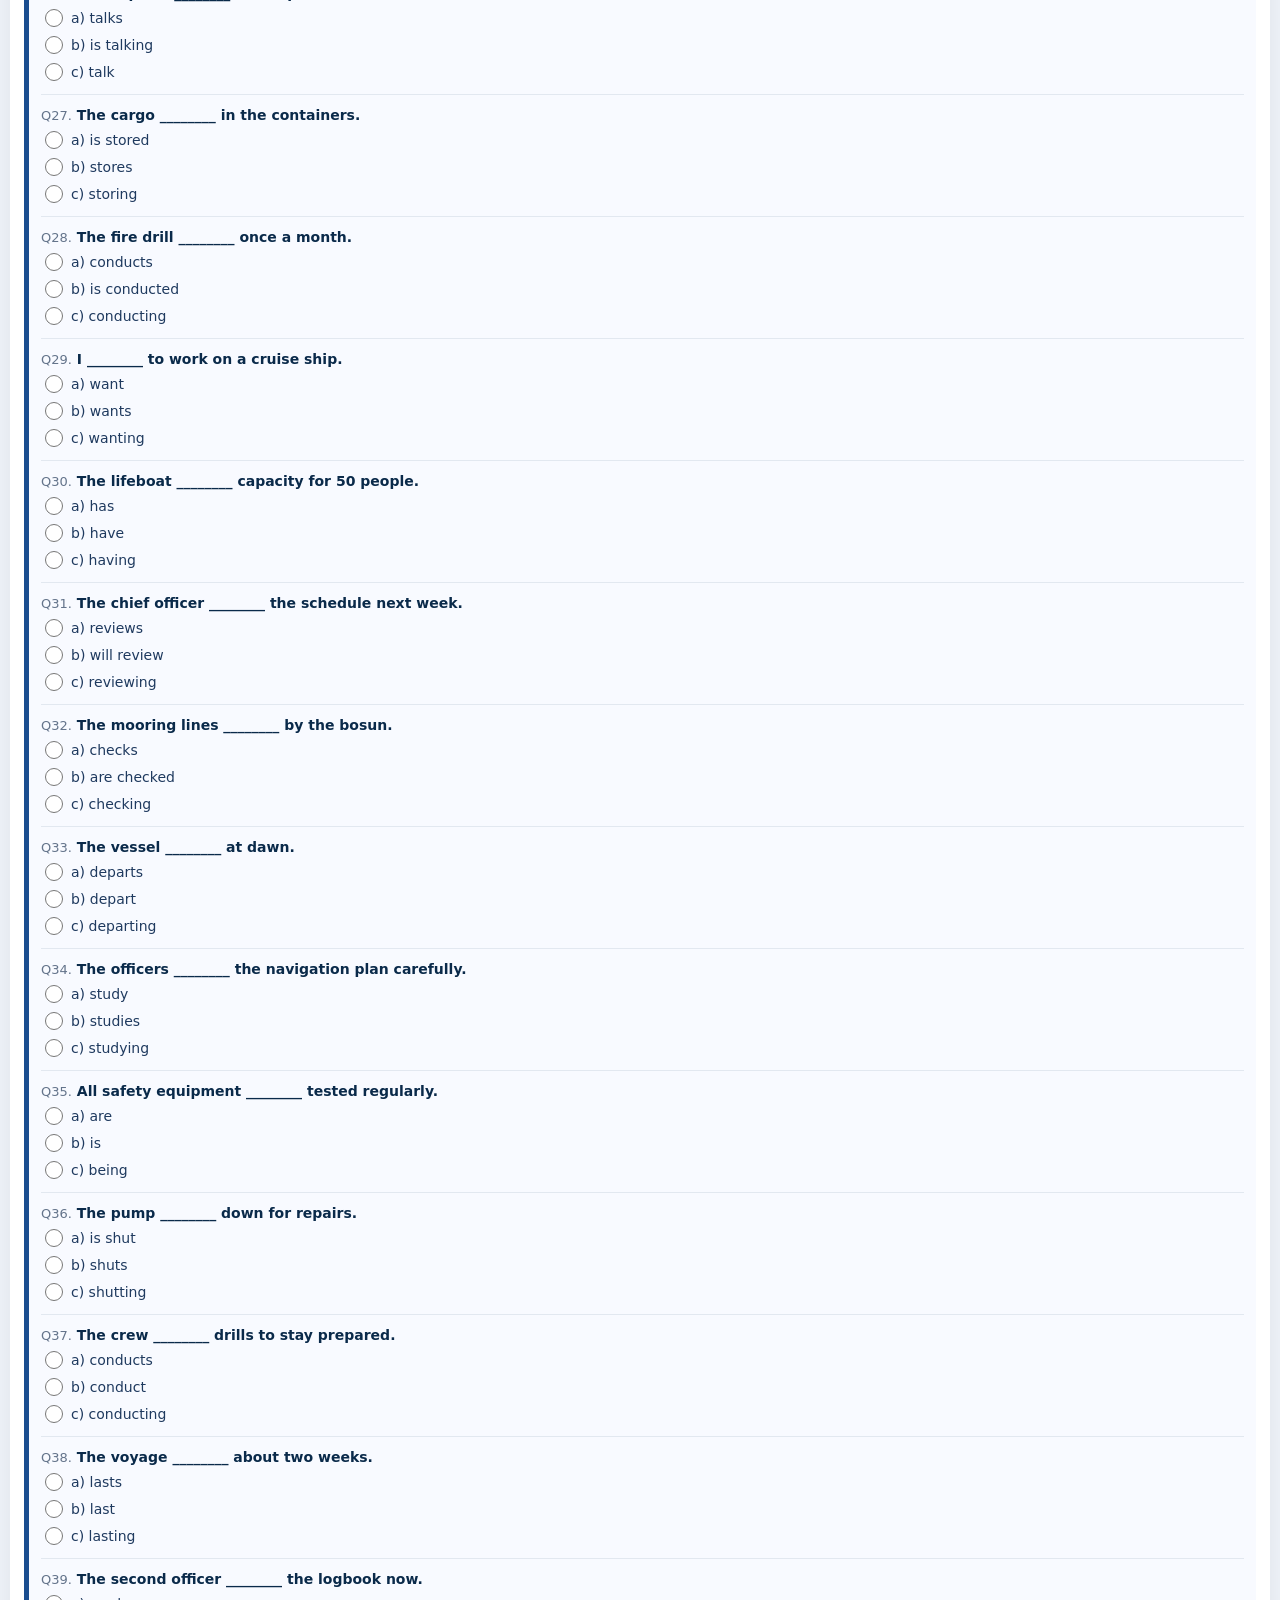
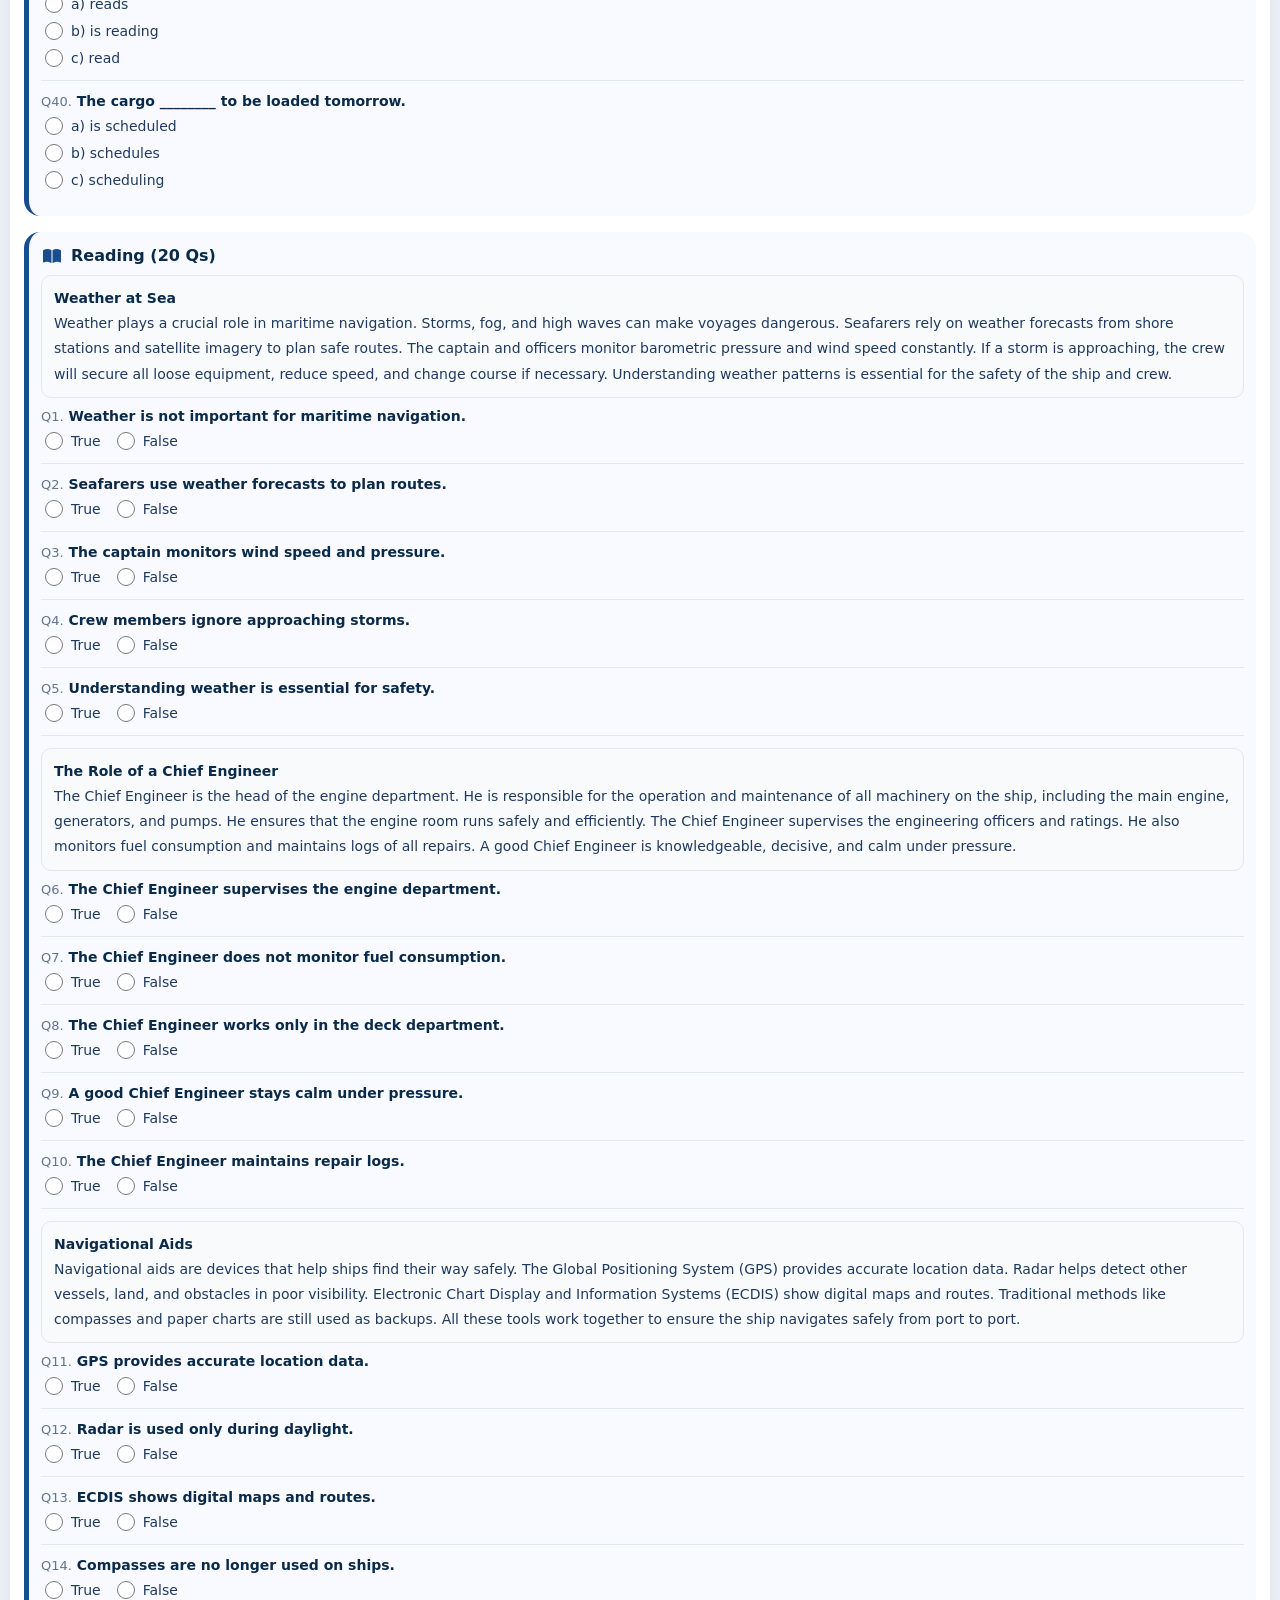
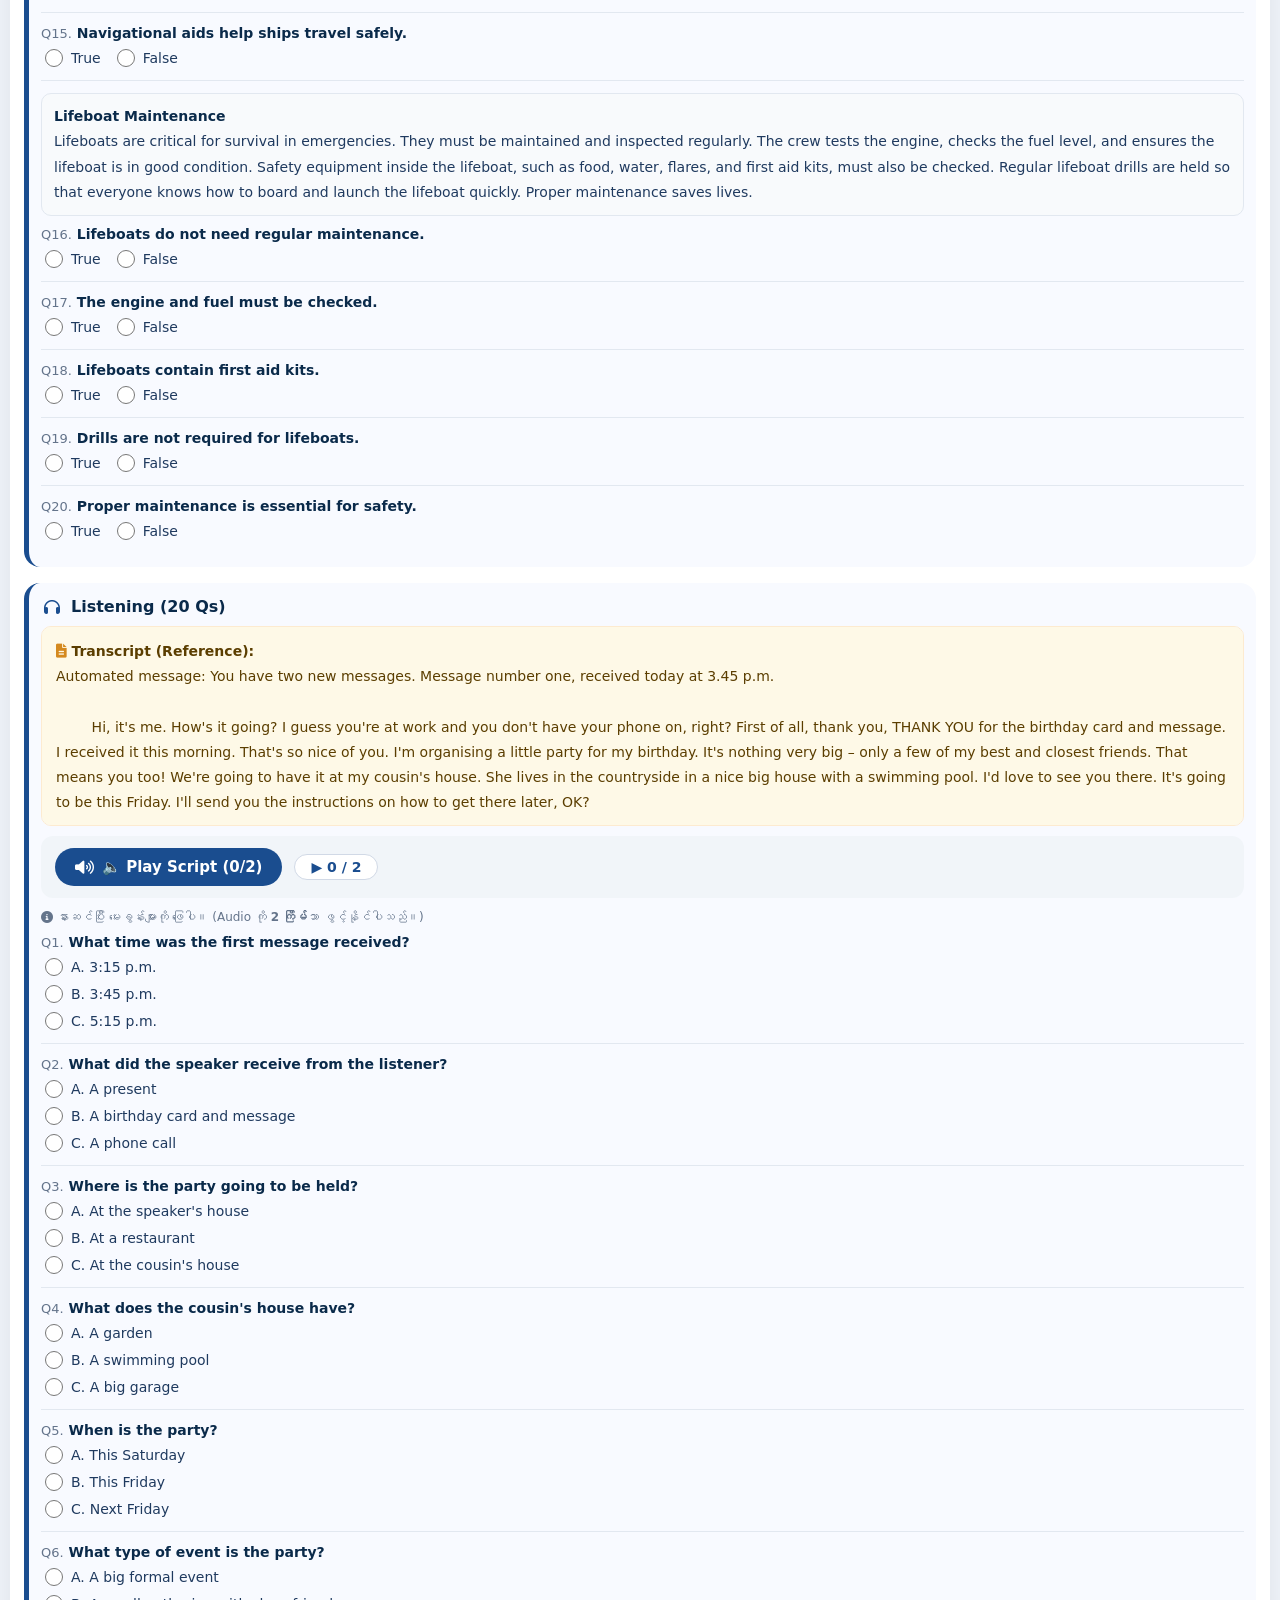
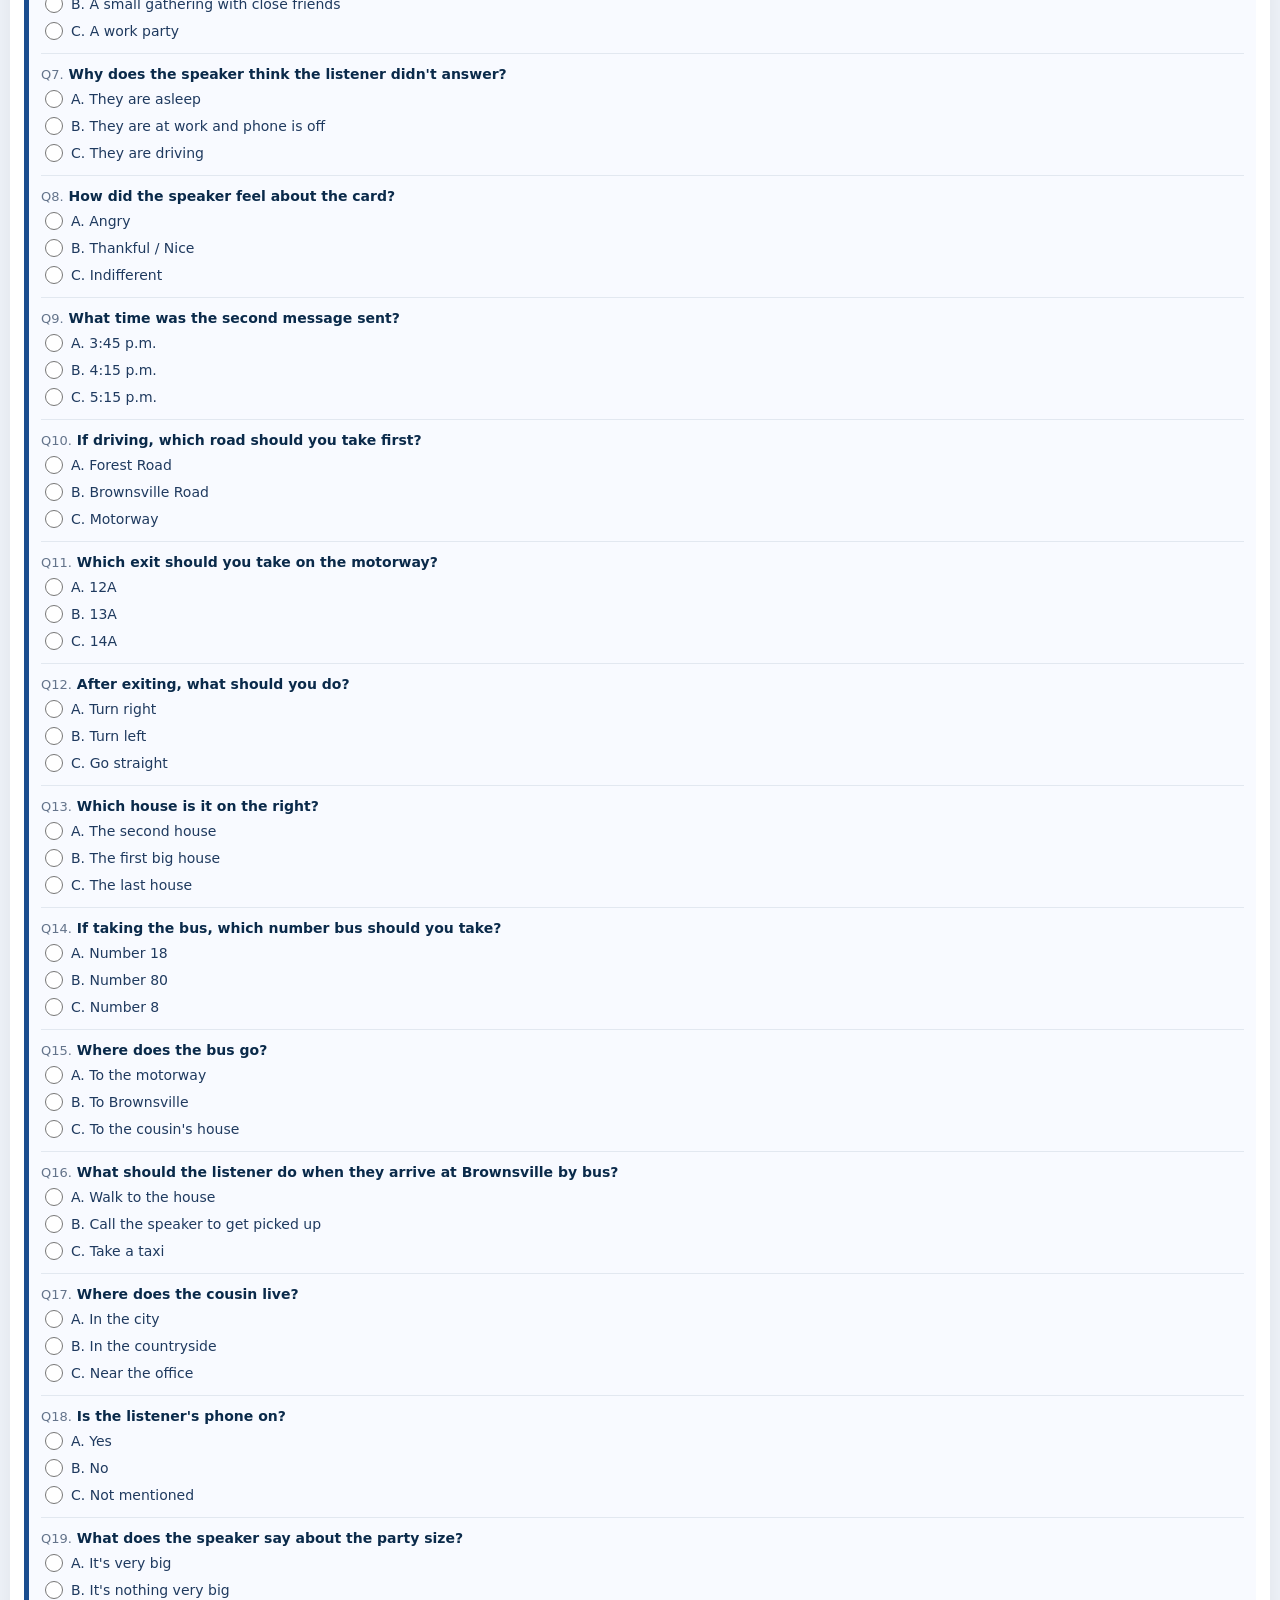
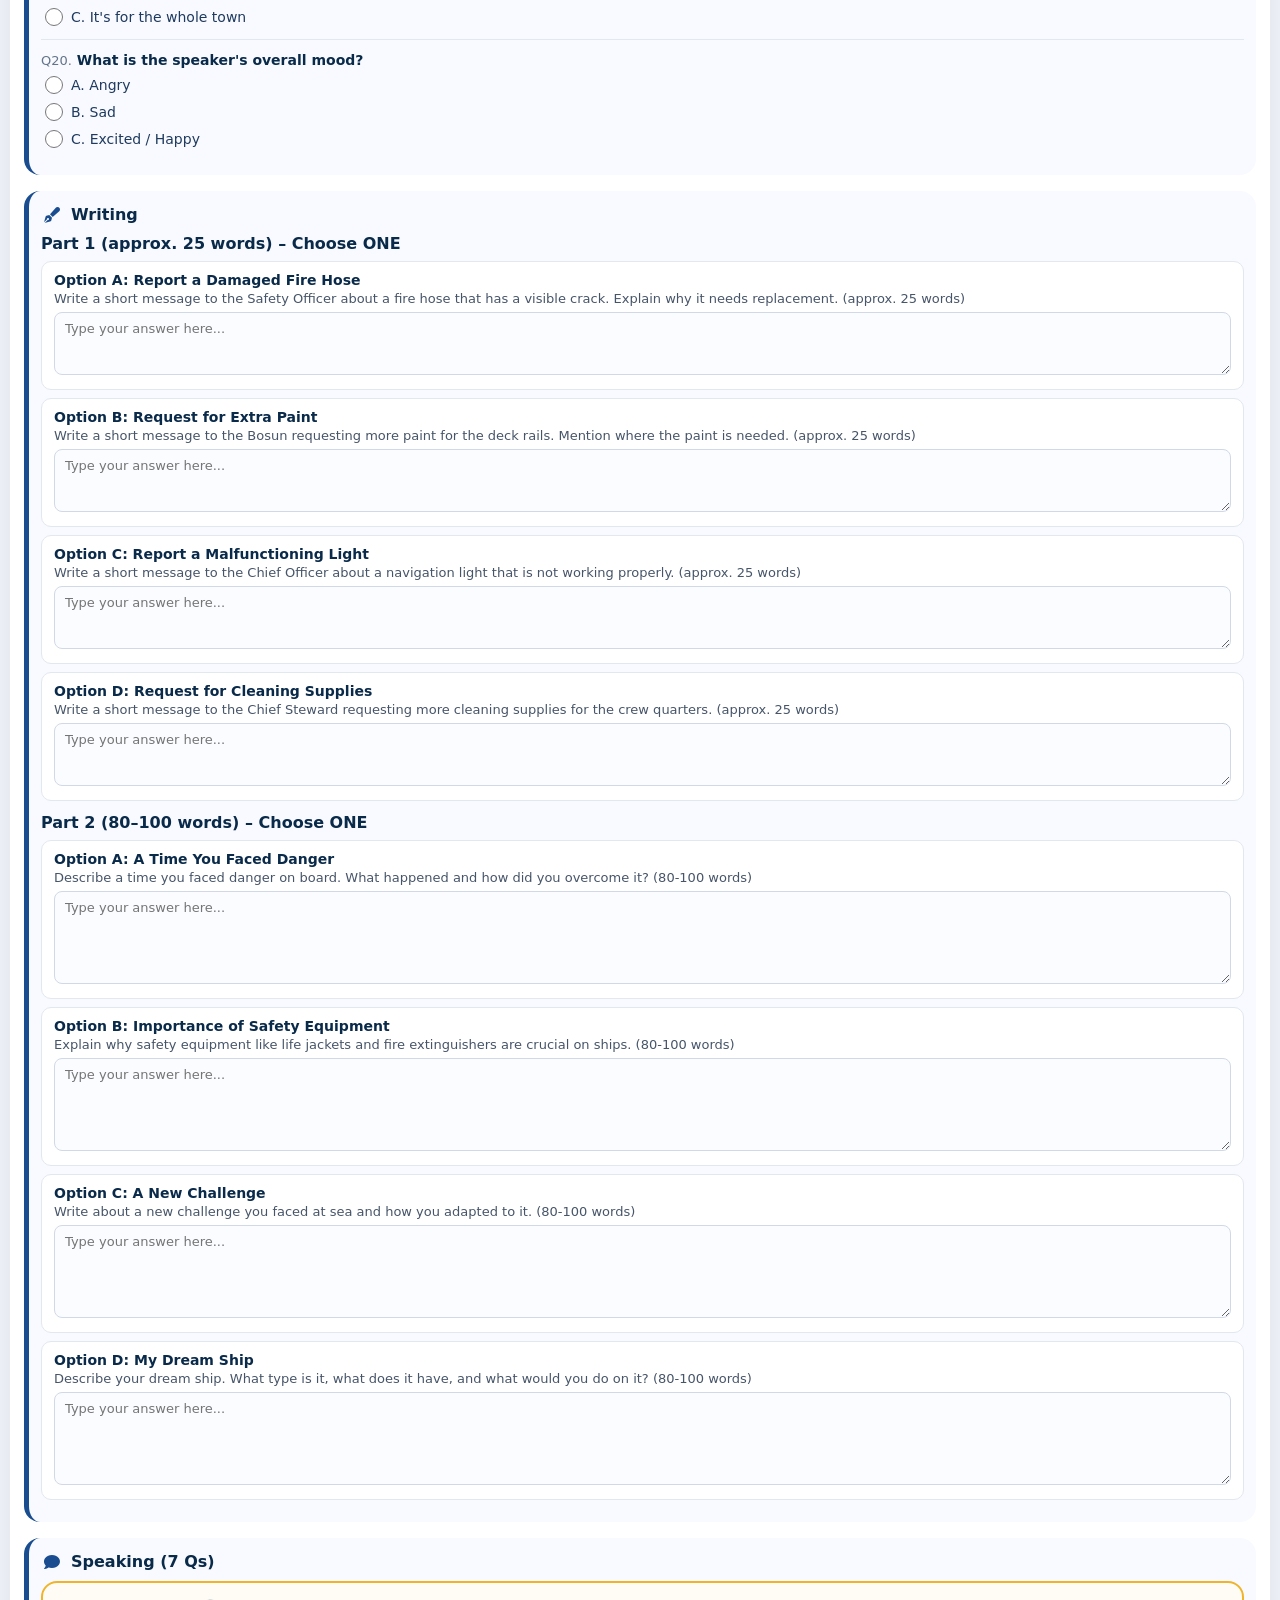
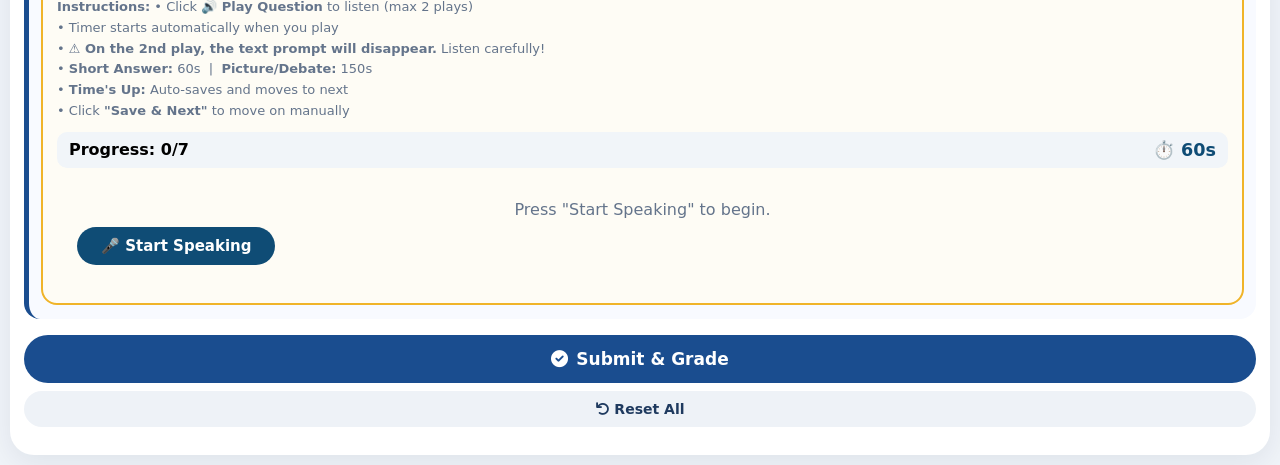
<file: test-102.html>
<!DOCTYPE html>
<html lang="my">
<head>
    <meta charset="UTF-8">
    <meta name="viewport" content="width=device-width, initial-scale=1.0, maximum-scale=1.0, user-scalable=yes">
    <title>Mock Test 102 – MEPT</title>
    <link rel="stylesheet" href="https://cdnjs.cloudflare.com/ajax/libs/font-awesome/6.0.0-beta3/css/all.min.css">
    <style>
        /* ===== RESET & BASE ===== */
        * {
            margin: 0;
            padding: 0;
            box-sizing: border-box;
            font-family: 'Segoe UI', 'Myanmar Text', system-ui, -apple-system, sans-serif;
        }

        body {
            background: #f0f4f9;
            min-height: 100vh;
            padding: 10px;
        }

        .container {
            max-width: 100%;
            margin: 0 auto;
            background: #ffffff;
            border-radius: 24px;
            padding: 16px 14px 24px;
            box-shadow: 0 8px 30px rgba(0, 20, 50, 0.08);
        }

        /* ===== TOP BAR ===== */
        .top-bar {
            display: flex;
            justify-content: space-between;
            align-items: center;
            border-bottom: 2px solid #eef2f7;
            padding-bottom: 12px;
            margin-bottom: 16px;
            flex-wrap: wrap;
            gap: 8px;
        }

        .top-bar h2 {
            font-size: 18px;
            color: #0a2a4a;
            display: flex;
            align-items: center;
            gap: 8px;
        }
        .top-bar h2 i { color: #1a4d8f; }

        .btn-back {
            background: #eef2f7;
            border: none;
            padding: 6px 14px;
            border-radius: 50px;
            font-weight: 600;
            font-size: 13px;
            color: #1f3a5f;
            text-decoration: none;
            display: flex;
            align-items: center;
            gap: 6px;
            transition: 0.2s;
        }
        .btn-back:active { transform: scale(0.95); background: #dce3ed; }

        .timer-bar {
            background: #f8fafc;
            padding: 8px 16px;
            border-radius: 50px;
            font-weight: 700;
            font-size: 15px;
            color: #0a2a4a;
            display: flex;
            align-items: center;
            gap: 6px;
            border: 1px solid #e2e8f0;
        }
        .timer-bar i { color: #1a4d8f; }

        /* ===== SECTION ===== */
        .section {
            background: #f8faff;
            border-radius: 16px;
            padding: 14px 12px;
            margin-bottom: 16px;
            border-left: 5px solid #1a4d8f;
        }

        .section-title {
            font-size: 16px;
            font-weight: 700;
            color: #0a2a4a;
            margin-bottom: 10px;
            display: flex;
            align-items: center;
            gap: 8px;
        }
        .section-title i { color: #1a4d8f; width: 22px; text-align: center; }

        .question {
            margin-bottom: 12px;
            padding-bottom: 10px;
            border-bottom: 1px solid #e2e8f0;
        }
        .question:last-child { border-bottom: none; margin-bottom: 0; }

        .q-text {
            font-size: 14px;
            font-weight: 600;
            color: #0a2a4a;
            margin-bottom: 5px;
        }
        .q-text .q-label { font-weight: 400; color: #64748b; font-size: 13px; }

        .options {
            display: flex;
            flex-direction: column;
            gap: 3px;
            padding-left: 4px;
        }
        .options label {
            font-size: 14px;
            color: #1f3a5f;
            display: flex;
            align-items: center;
            gap: 8px;
            padding: 3px 0;
            cursor: pointer;
            touch-action: manipulation;
        }
        .options input[type="radio"] {
            width: 18px;
            height: 18px;
            accent-color: #1a4d8f;
            cursor: pointer;
            flex-shrink: 0;
        }

        /* ===== READING ===== */
        .passage {
            background: #f8fafc;
            padding: 10px 12px;
            border-radius: 10px;
            border: 1px solid #e2e8f0;
            font-size: 14px;
            line-height: 1.8;
            color: #1f3a5f;
            margin-bottom: 10px;
            white-space: pre-wrap;
        }
        .passage strong { color: #0a2a4a; }

        /* ===== LISTENING ===== */
        .listening-script {
            background: #fef9e7;
            padding: 12px 14px;
            border-radius: 10px;
            border: 1px solid #fdebd0;
            font-size: 14px;
            line-height: 1.8;
            color: #5b3e00;
            margin-bottom: 10px;
            white-space: pre-wrap;
            max-height: 200px;
            overflow-y: auto;
        }
        .listening-script i { color: #d4891e; }

        .audio-container {
            background: #f1f5f9;
            padding: 12px 14px;
            border-radius: 12px;
            margin-bottom: 12px;
            display: flex;
            flex-wrap: wrap;
            align-items: center;
            gap: 12px;
        }
        .audio-container audio {
            flex: 1;
            min-width: 180px;
            height: 40px;
            width: 100%;
        }
        .play-status {
            font-weight: 600;
            font-size: 14px;
            color: #1a4d8f;
            background: #fff;
            padding: 4px 16px;
            border-radius: 50px;
            border: 1px solid #d1d9e6;
            white-space: nowrap;
        }
        .play-status.limited {
            color: #dc2626;
            background: #fee2e2;
            border-color: #dc2626;
        }

        /* ===== SPEAKING ===== */
        .speaking-card {
            border: 2px solid #f0b429;
            background: #fefcf5;
            border-radius: 16px;
            padding: 14px;
            margin-top: 6px;
        }
        .speaking-card .progress-bar {
            display: flex;
            justify-content: space-between;
            align-items: center;
            padding: 8px 12px;
            background: #f1f5f9;
            border-radius: 10px;
            margin-bottom: 12px;
        }
        .speaking-card .timer-display {
            font-weight: 700;
            font-size: 1.1rem;
            color: #0f4c75;
        }
        .speak-btn {
            background: #0f4c75;
            color: #fff;
            border: none;
            padding: 12px 24px;
            border-radius: 50px;
            font-size: 1rem;
            font-weight: 600;
            cursor: pointer;
            transition: 0.2s;
            touch-action: manipulation;
        }
        .speak-btn:active { transform: scale(0.95); }
        .speak-btn.playing { background: #e53e3e; }
        .speak-btn:disabled {
            opacity: 0.5;
            cursor: not-allowed;
            transform: none !important;
        }

        .speaking-prompt-box {
            background: #f1f5f9;
            padding: 12px 14px;
            border-radius: 10px;
            margin: 12px 0;
            border-left: 4px solid #f0b429;
            transition: all 0.3s ease;
        }
        .speaking-prompt-box strong {
            color: #0a2a4a;
            display: block;
            margin-bottom: 4px;
            font-size: 14px;
        }
        .speaking-prompt-box p {
            margin: 0;
            font-size: 15px;
            line-height: 1.6;
            color: #1f3a5f;
        }

        .speaking-card textarea {
            width: 100%;
            padding: 10px 12px;
            border-radius: 10px;
            border: 1px solid #d1d9e6;
            font-family: inherit;
            font-size: 14px;
            background: #fafcff;
            min-height: 80px;
            resize: vertical;
        }

        /* ===== WRITING ===== */
        .writing-option {
            background: #fff;
            padding: 10px 12px;
            border-radius: 10px;
            border: 1px solid #e2e8f0;
            margin-bottom: 8px;
        }
        .writing-option h5 { color: #0a2a4a; font-size: 14px; margin-bottom: 3px; }
        .writing-option p { font-size: 13px; color: #475569; margin-bottom: 6px; }
        .writing-option textarea {
            width: 100%;
            padding: 8px 10px;
            border-radius: 8px;
            border: 1px solid #d1d9e6;
            font-family: inherit;
            font-size: 13px;
            background: #fafcff;
            min-height: 60px;
            resize: vertical;
        }

        /* ===== BUTTONS ===== */
        .btn-submit {
            background: #1a4d8f;
            color: #fff;
            border: none;
            padding: 14px 0;
            width: 100%;
            border-radius: 50px;
            font-size: 17px;
            font-weight: 700;
            cursor: pointer;
            transition: 0.2s;
            margin: 8px 0 4px;
            display: flex;
            align-items: center;
            justify-content: center;
            gap: 8px;
            touch-action: manipulation;
        }
        .btn-submit:active { transform: scale(0.97); background: #0f3a6b; }

        .btn-reset {
            background: #eef2f7;
            color: #1f3a5f;
            border: none;
            padding: 10px 0;
            width: 100%;
            border-radius: 50px;
            font-size: 14px;
            font-weight: 600;
            cursor: pointer;
            transition: 0.2s;
            margin: 4px 0;
            touch-action: manipulation;
        }
        .btn-reset:active { transform: scale(0.97); background: #dce3ed; }

        /* ===== RESULTS ===== */
        #resultsContainer {
            display: none;
            animation: fadeIn 0.4s ease;
            margin-top: 16px;
        }
        #resultsContainer.show { display: block; }
        @keyframes fadeIn {
            from { opacity: 0; transform: translateY(12px); }
            to { opacity: 1; transform: translateY(0); }
        }

        .result-section {
            background: #f8faff;
            border-radius: 12px;
            padding: 12px 14px;
            margin-bottom: 10px;
            border-left: 5px solid #1a4d8f;
            display: flex;
            justify-content: space-between;
            align-items: center;
            flex-wrap: wrap;
        }
        .result-section .label { font-weight: 600; font-size: 14px; color: #0a2a4a; }
        .result-section .grade {
            font-weight: 800;
            font-size: 18px;
            padding: 2px 14px;
            border-radius: 50px;
        }
        .grade-a { background: #dcfce7; color: #166534; }
        .grade-b { background: #fef9e7; color: #92400e; }
        .grade-c { background: #fee2e2; color: #991b1b; }

        .overall-result {
            background: #1a4d8f;
            color: #fff;
            border-radius: 14px;
            padding: 14px 16px;
            text-align: center;
            font-size: 17px;
            font-weight: 700;
            margin-top: 10px;
        }
        .overall-result.fail { background: #991b1b; }
        .overall-result .sub { font-weight: 400; font-size: 13px; opacity: 0.9; }

        /* ===== RESPONSIVE ===== */
        @media (max-width: 480px) {
            .container { padding: 12px 10px 16px; }
            .top-bar h2 { font-size: 16px; }
            .section { padding: 12px 10px; }
            .section-title { font-size: 15px; }
            .q-text { font-size: 13px; }
            .options label { font-size: 13px; }
            .passage { font-size: 13px; padding: 8px 10px; }
            .listening-script { font-size: 13px; padding: 10px 12px; }
            .speaking-prompt-box p { font-size: 14px; }
            .speaking-card textarea { font-size: 13px; }
            .writing-option textarea { font-size: 13px; }
            .btn-submit { font-size: 15px; padding: 12px 0; }
            .audio-container audio { min-width: 120px; }
        }

        @media (max-width: 380px) {
            .result-section { flex-direction: column; align-items: flex-start; gap: 4px; }
            .top-bar { flex-direction: column; align-items: stretch; }
            .timer-bar { justify-content: center; }
        }

        /* ===== SCROLLBAR ===== */
        ::-webkit-scrollbar { width: 5px; height: 5px; }
        ::-webkit-scrollbar-track { background: #f0f4f9; border-radius: 10px; }
        ::-webkit-scrollbar-thumb { background: #b8c9e0; border-radius: 10px; }
    </style>
</head>
<body>

    <div class="container">

        <!-- TOP BAR -->
        <div class="top-bar">
            <h2><i class="fas fa-vial"></i> Mock Test 102</h2>
            <div style="display:flex; gap:8px; align-items:center; flex-wrap:wrap;">
                <span class="timer-bar" id="timerDisplay"><i class="fas fa-clock"></i> 120:00</span>
                <a href="mocktest.html" class="btn-back"><i class="fas fa-arrow-left"></i> Hub</a>
            </div>
        </div>

        <!-- EXAM FORM -->
        <form id="testForm" onsubmit="return false;">

            <!-- ===== GRAMMAR (40) ===== -->
            <div class="section">
                <div class="section-title"><i class="fas fa-book"></i> Grammar (40 Qs)</div>
                <div id="grammarQuestions"></div>
            </div>

            <!-- ===== READING (20) ===== -->
            <div class="section">
                <div class="section-title"><i class="fas fa-book-open"></i> Reading (20 Qs)</div>
                <div id="readingQuestions"></div>
            </div>

            <!-- ===== LISTENING (20) ===== -->
            <div class="section">
                <div class="section-title"><i class="fas fa-headphones"></i> Listening (20 Qs)</div>
                <div id="listeningQuestions"></div>
            </div>

            <!-- ===== WRITING ===== -->
            <div class="section">
                <div class="section-title"><i class="fas fa-pen-fancy"></i> Writing</div>
                <div id="writingQuestions"></div>
            </div>

            <!-- ===== SPEAKING ===== -->
            <div class="section">
                <div class="section-title"><i class="fas fa-comment"></i> Speaking (7 Qs)</div>
                <div id="speakingQuestions"></div>
            </div>

            <!-- BUTTONS -->
            <button type="button" class="btn-submit" id="submitBtn"><i class="fas fa-check-circle"></i> Submit & Grade</button>
            <button type="button" class="btn-reset" id="resetBtn"><i class="fas fa-undo"></i> Reset All</button>
        </form>

        <!-- ===== RESULTS ===== -->
        <div id="resultsContainer">
            <div id="resultsContent"></div>
            <button type="button" class="btn-reset" onclick="window.location.reload();"><i class="fas fa-redo"></i> Try Again</button>
        </div>

    </div>

    <script>
        // ================================================================
        // 0. LISTENING TRACKER (2 plays limit)
        // ================================================================
        let listeningPlayCount = 0;
        const MAX_LISTENING_PLAYS = 2;

        // ================================================================
        // 1. GRAMMAR DATA (40 NEW questions)
        // ================================================================
        const GRAMMAR_DATA = [
            { q: "The ship ________ in Singapore next Monday.", opts: ["a) arrive", "b) arrives", "c) arriving"], ans: "b" },
            { q: "They ________ the cargo when the storm started.", opts: ["a) loading", "b) were loading", "c) load"], ans: "b" },
            { q: "All lifejackets ________ checked before departure.", opts: ["a) must be", "b) must", "c) must have"], ans: "a" },
            { q: "The captain ________ the crew about the weather now.", opts: ["a) informs", "b) is informing", "c) informed"], ans: "b" },
            { q: "If the fog clears, we ________ the port.", opts: ["a) will enter", "b) enter", "c) would enter"], ans: "a" },
            { q: "The bosun told me ________ the ropes immediately.", opts: ["a) to secure", "b) secure", "c) securing"], ans: "a" },
            { q: "The pilot ________ the ship safely through the channel yesterday.", opts: ["a) guides", "b) guided", "c) guiding"], ans: "b" },
            { q: "The crew ________ enough food for the long voyage.", opts: ["a) have", "b) has", "c) having"], ans: "a" },
            { q: "The engine room ________ very hot all day.", opts: ["a) is", "b) are", "c) was"], ans: "c" },
            { q: "The officer ________ the radar every 15 minutes.", opts: ["a) checks", "b) check", "c) checking"], ans: "a" },
            { q: "You ________ wear your lifejacket on deck.", opts: ["a) should", "b) shouldn't", "c) might"], ans: "a" },
            { q: "The lifeboat ________ launched by the crew.", opts: ["a) is", "b) was", "c) were"], ans: "b" },
            { q: "The deck ________ by the crew right now.", opts: ["a) is being cleaned", "b) cleans", "c) cleaning"], ans: "a" },
            { q: "The vessel ________ the port yet.", opts: ["a) hasn't left", "b) haven't left", "c) didn't leave"], ans: "a" },
            { q: "The meeting is scheduled ________ 10 a.m.", opts: ["a) at", "b) on", "c) in"], ans: "a" },
            { q: "The crew worked ________ to finish the job.", opts: ["a) hard", "b) hardly", "c) hardness"], ans: "a" },
            { q: "There are ________ containers on the deck.", opts: ["a) many", "b) much", "c) a lot"], ans: "a" },
            { q: "The engineers ________ repaired the generator.", opts: ["a) have", "b) has", "c) having"], ans: "a" },
            { q: "Remember ________ the fire alarm before leaving.", opts: ["a) to test", "b) test", "c) testing"], ans: "a" },
            { q: "The crew ________ finished the safety drill.", opts: ["a) have", "b) has", "c) haven't"], ans: "a" },
            { q: "The third officer ________ the watch every midnight.", opts: ["a) takes", "b) take", "c) taking"], ans: "a" },
            { q: "All equipment ________ ready for the voyage.", opts: ["a) were", "b) was", "c) is"], ans: "b" },
            { q: "The ship will dock ________ the port tomorrow.", opts: ["a) at", "b) in", "c) on"], ans: "a" },
            { q: "The bosun ________ the deck crew every morning.", opts: ["a) inspects", "b) inspect", "c) inspecting"], ans: "a" },
            { q: "You ________ use your phone in the engine room.", opts: ["a) should not", "b) shouldn't", "c) might"], ans: "a" },
            { q: "The captain ________ to the port authorities now.", opts: ["a) talks", "b) is talking", "c) talk"], ans: "b" },
            { q: "The cargo ________ in the containers.", opts: ["a) is stored", "b) stores", "c) storing"], ans: "a" },
            { q: "The fire drill ________ once a month.", opts: ["a) conducts", "b) is conducted", "c) conducting"], ans: "b" },
            { q: "I ________ to work on a cruise ship.", opts: ["a) want", "b) wants", "c) wanting"], ans: "a" },
            { q: "The lifeboat ________ capacity for 50 people.", opts: ["a) has", "b) have", "c) having"], ans: "a" },
            { q: "The chief officer ________ the schedule next week.", opts: ["a) reviews", "b) will review", "c) reviewing"], ans: "b" },
            { q: "The mooring lines ________ by the bosun.", opts: ["a) checks", "b) are checked", "c) checking"], ans: "b" },
            { q: "The vessel ________ at dawn.", opts: ["a) departs", "b) depart", "c) departing"], ans: "a" },
            { q: "The officers ________ the navigation plan carefully.", opts: ["a) study", "b) studies", "c) studying"], ans: "a" },
            { q: "All safety equipment ________ tested regularly.", opts: ["a) are", "b) is", "c) being"], ans: "b" },
            { q: "The pump ________ down for repairs.", opts: ["a) is shut", "b) shuts", "c) shutting"], ans: "a" },
            { q: "The crew ________ drills to stay prepared.", opts: ["a) conducts", "b) conduct", "c) conducting"], ans: "b" },
            { q: "The voyage ________ about two weeks.", opts: ["a) lasts", "b) last", "c) lasting"], ans: "a" },
            { q: "The second officer ________ the logbook now.", opts: ["a) reads", "b) is reading", "c) read"], ans: "b" },
            { q: "The cargo ________ to be loaded tomorrow.", opts: ["a) is scheduled", "b) schedules", "c) scheduling"], ans: "a" }
        ];

        // ================================================================
        // 2. READING DATA (4 NEW passages)
        // ================================================================
        const READING_DATA = [{
            title: "Weather at Sea",
            text: "Weather plays a crucial role in maritime navigation. Storms, fog, and high waves can make voyages dangerous. Seafarers rely on weather forecasts from shore stations and satellite imagery to plan safe routes. The captain and officers monitor barometric pressure and wind speed constantly. If a storm is approaching, the crew will secure all loose equipment, reduce speed, and change course if necessary. Understanding weather patterns is essential for the safety of the ship and crew.",
            questions: [
                { q: "Weather is not important for maritime navigation.", ans: "F" },
                { q: "Seafarers use weather forecasts to plan routes.", ans: "T" },
                { q: "The captain monitors wind speed and pressure.", ans: "T" },
                { q: "Crew members ignore approaching storms.", ans: "F" },
                { q: "Understanding weather is essential for safety.", ans: "T" }
            ]
        }, {
            title: "The Role of a Chief Engineer",
            text: "The Chief Engineer is the head of the engine department. He is responsible for the operation and maintenance of all machinery on the ship, including the main engine, generators, and pumps. He ensures that the engine room runs safely and efficiently. The Chief Engineer supervises the engineering officers and ratings. He also monitors fuel consumption and maintains logs of all repairs. A good Chief Engineer is knowledgeable, decisive, and calm under pressure.",
            questions: [
                { q: "The Chief Engineer supervises the engine department.", ans: "T" },
                { q: "The Chief Engineer does not monitor fuel consumption.", ans: "F" },
                { q: "The Chief Engineer works only in the deck department.", ans: "F" },
                { q: "A good Chief Engineer stays calm under pressure.", ans: "T" },
                { q: "The Chief Engineer maintains repair logs.", ans: "T" }
            ]
        }, {
            title: "Navigational Aids",
            text: "Navigational aids are devices that help ships find their way safely. The Global Positioning System (GPS) provides accurate location data. Radar helps detect other vessels, land, and obstacles in poor visibility. Electronic Chart Display and Information Systems (ECDIS) show digital maps and routes. Traditional methods like compasses and paper charts are still used as backups. All these tools work together to ensure the ship navigates safely from port to port.",
            questions: [
                { q: "GPS provides accurate location data.", ans: "T" },
                { q: "Radar is used only during daylight.", ans: "F" },
                { q: "ECDIS shows digital maps and routes.", ans: "T" },
                { q: "Compasses are no longer used on ships.", ans: "F" },
                { q: "Navigational aids help ships travel safely.", ans: "T" }
            ]
        }, {
            title: "Lifeboat Maintenance",
            text: "Lifeboats are critical for survival in emergencies. They must be maintained and inspected regularly. The crew tests the engine, checks the fuel level, and ensures the lifeboat is in good condition. Safety equipment inside the lifeboat, such as food, water, flares, and first aid kits, must also be checked. Regular lifeboat drills are held so that everyone knows how to board and launch the lifeboat quickly. Proper maintenance saves lives.",
            questions: [
                { q: "Lifeboats do not need regular maintenance.", ans: "F" },
                { q: "The engine and fuel must be checked.", ans: "T" },
                { q: "Lifeboats contain first aid kits.", ans: "T" },
                { q: "Drills are not required for lifeboats.", ans: "F" },
                { q: "Proper maintenance is essential for safety.", ans: "T" }
            ]
        }];

        // ================================================================
        // 3. LISTENING DATA (20 questions based on Party Invitation)
        // ================================================================
        const LISTENING_SCRIPT = `Automated message: You have two new messages. Message number one, received today at 3.45 p.m.

        Hi, it's me. How's it going? I guess you're at work and you don't have your phone on, right? First of all, thank you, THANK YOU for the birthday card and message. I received it this morning. That's so nice of you. I'm organising a little party for my birthday. It's nothing very big – only a few of my best and closest friends. That means you too! We're going to have it at my cousin's house. She lives in the countryside in a nice big house with a swimming pool. I'd love to see you there. It's going to be this Friday. I'll send you the instructions on how to get there later, OK? 

        Anyway, have fun at work. Don't work too hard, OK? Talk soon.

        Automated message: You have two new messages. Message number two, received today at 5.15 p.m.

        Aw, you're still not answering your phone! OK, here are the instructions to get to my cousin's house for the party. Are you going to take your car? If you take the car, drive straight on Forest Road until you get to the motorway. Drive past Brownsville and take exit 13A. That's 13A. You drive down the road there and turn left. It's the first big house on the right. OK? If you're taking a bus, you can get the number 80 to Brownsville. Call me when you get there and somebody can pick you up in a car. I can't wait. This is going to be so great!`;

        const LISTENING_DATA = [
            { q: "What time was the first message received?", opts: ["A. 3:15 p.m.", "B. 3:45 p.m.", "C. 5:15 p.m."], ans: "B" },
            { q: "What did the speaker receive from the listener?", opts: ["A. A present", "B. A birthday card and message", "C. A phone call"], ans: "B" },
            { q: "Where is the party going to be held?", opts: ["A. At the speaker's house", "B. At a restaurant", "C. At the cousin's house"], ans: "C" },
            { q: "What does the cousin's house have?", opts: ["A. A garden", "B. A swimming pool", "C. A big garage"], ans: "B" },
            { q: "When is the party?", opts: ["A. This Saturday", "B. This Friday", "C. Next Friday"], ans: "B" },
            { q: "What type of event is the party?", opts: ["A. A big formal event", "B. A small gathering with close friends", "C. A work party"], ans: "B" },
            { q: "Why does the speaker think the listener didn't answer?", opts: ["A. They are asleep", "B. They are at work and phone is off", "C. They are driving"], ans: "B" },
            { q: "How did the speaker feel about the card?", opts: ["A. Angry", "B. Thankful / Nice", "C. Indifferent"], ans: "B" },
            { q: "What time was the second message sent?", opts: ["A. 3:45 p.m.", "B. 4:15 p.m.", "C. 5:15 p.m."], ans: "C" },
            { q: "If driving, which road should you take first?", opts: ["A. Forest Road", "B. Brownsville Road", "C. Motorway"], ans: "A" },
            { q: "Which exit should you take on the motorway?", opts: ["A. 12A", "B. 13A", "C. 14A"], ans: "B" },
            { q: "After exiting, what should you do?", opts: ["A. Turn right", "B. Turn left", "C. Go straight"], ans: "B" },
            { q: "Which house is it on the right?", opts: ["A. The second house", "B. The first big house", "C. The last house"], ans: "B" },
            { q: "If taking the bus, which number bus should you take?", opts: ["A. Number 18", "B. Number 80", "C. Number 8"], ans: "B" },
            { q: "Where does the bus go?", opts: ["A. To the motorway", "B. To Brownsville", "C. To the cousin's house"], ans: "B" },
            { q: "What should the listener do when they arrive at Brownsville by bus?", opts: ["A. Walk to the house", "B. Call the speaker to get picked up", "C. Take a taxi"], ans: "B" },
            { q: "Where does the cousin live?", opts: ["A. In the city", "B. In the countryside", "C. Near the office"], ans: "B" },
            { q: "Is the listener's phone on?", opts: ["A. Yes", "B. No", "C. Not mentioned"], ans: "B" },
            { q: "What does the speaker say about the party size?", opts: ["A. It's very big", "B. It's nothing very big", "C. It's for the whole town"], ans: "B" },
            { q: "What is the speaker's overall mood?", opts: ["A. Angry", "B. Sad", "C. Excited / Happy"], ans: "C" }
        ];

        // ================================================================
        // 4. SPEAKING DATA (7 NEW questions)
        // ================================================================
        const SPEAKING_DATA = [
            { type: "Short Answer", timeLimit: 60, prompt: "Describe the daily routine of a deck cadet on a cargo ship." },
            { type: "Short Answer", timeLimit: 60, prompt: "What are the main responsibilities of a Chief Engineer on a vessel?" },
            { type: "Short Answer", timeLimit: 60, prompt: "How do you communicate effectively with multinational crew members?" },
            { type: "Short Answer", timeLimit: 60, prompt: "Why is it important to maintain the ship's engine room logbook accurately?" },
            { type: "Short Answer", timeLimit: 60, prompt: "What actions would you take if you saw a crew member acting unsafely?" },
            { type: "Picture Description", timeLimit: 150, prompt: "Look at the picture of a man overboard drill. Describe what the crew is doing and explain the steps to rescue a person who has fallen overboard.", image: "102.png" },
            { type: "Debate", timeLimit: 150, prompt: "Debate: 'Automated systems on modern ships have made the role of the deck watch officer less critical.' Defend or oppose this statement." }
        ];

        // ================================================================
        // 5. WRITING DATA (NEW prompts)
        // ================================================================
        const WRITING_PART1 = [
            { id: 'A', title: "Report a Damaged Fire Hose", task: "Write a short message to the Safety Officer about a fire hose that has a visible crack. Explain why it needs replacement. (approx. 25 words)" },
            { id: 'B', title: "Request for Extra Paint", task: "Write a short message to the Bosun requesting more paint for the deck rails. Mention where the paint is needed. (approx. 25 words)" },
            { id: 'C', title: "Report a Malfunctioning Light", task: "Write a short message to the Chief Officer about a navigation light that is not working properly. (approx. 25 words)" },
            { id: 'D', title: "Request for Cleaning Supplies", task: "Write a short message to the Chief Steward requesting more cleaning supplies for the crew quarters. (approx. 25 words)" }
        ];
        const WRITING_PART2 = [
            { id: 'A', title: "A Time You Faced Danger", task: "Describe a time you faced danger on board. What happened and how did you overcome it? (80-100 words)" },
            { id: 'B', title: "Importance of Safety Equipment", task: "Explain why safety equipment like life jackets and fire extinguishers are crucial on ships. (80-100 words)" },
            { id: 'C', title: "A New Challenge", task: "Write about a new challenge you faced at sea and how you adapted to it. (80-100 words)" },
            { id: 'D', title: "My Dream Ship", task: "Describe your dream ship. What type is it, what does it have, and what would you do on it? (80-100 words)" }
        ];

        // ================================================================
        // 6. TIMER
        // ================================================================
        let timerInterval;
        let timeLeft = 120 * 60;

        function startTimer() {
            if (timerInterval) clearInterval(timerInterval);
            timerInterval = setInterval(() => {
                timeLeft--;
                const m = Math.floor(timeLeft / 60);
                const s = timeLeft % 60;
                document.getElementById('timerDisplay').innerHTML = `<i class="fas fa-clock"></i> ${String(m).padStart(2,'0')}:${String(s).padStart(2,'0')}`;
                if (timeLeft <= 0) {
                    clearInterval(timerInterval);
                    alert('⏰ အချိန်ပြည့်ပါပြီ။');
                    submitExam();
                }
            }, 1000);
        }

        // ================================================================
        // 7. RENDER FUNCTIONS
        // ================================================================

        function renderGrammar() {
            const container = document.getElementById('grammarQuestions');
            let html = '';
            GRAMMAR_DATA.forEach((q, i) => {
                html += `<div class="question"><div class="q-text"><span class="q-label">Q${i+1}.</span> ${q.q}</div><div class="options">`;
                q.opts.forEach(opt => {
                    const val = opt.charAt(0);
                    html += `<label><input type="radio" name="gq${i}" value="${val}"> ${opt}</label>`;
                });
                html += `</div></div>`;
            });
            container.innerHTML = html;
        }

        function renderReading() {
            const container = document.getElementById('readingQuestions');
            let html = '', qNum = 1;
            READING_DATA.forEach(pass => {
                html += `<div class="passage"><strong>${pass.title}</strong>\n${pass.text}</div>`;
                pass.questions.forEach(q => {
                    html += `<div class="question"><div class="q-text"><span class="q-label">Q${qNum}.</span> ${q.q}</div>
                        <div class="options" style="flex-direction:row; gap:16px;">
                            <label><input type="radio" name="rq${qNum-1}" value="T"> True</label>
                            <label><input type="radio" name="rq${qNum-1}" value="F"> False</label>
                        </div></div>`;
                    qNum++;
                });
            });
            container.innerHTML = html;
        }

        // ================================================================
        // 7b. RENDER LISTENING (with MP3 and 2-play limit)
        // ================================================================
      // ================================================================
//  LISTENING RENDER (AI Voice - 2 Plays Limit)
// ================================================================
function renderListening() {
    const container = document.getElementById('listeningQuestions');
    if (!container) return;

    // Reset play count when rendering
    listeningPlayCount = 0;

    // Build HTML - Remove audio tag, add Play Script button
    let html = `
        <div class="listening-script" id="listeningScript"><i class="fas fa-file-alt"></i> <strong>Transcript (Reference):</strong>\n${LISTENING_SCRIPT}</div>
        
        <div style="background: #f1f5f9; padding: 12px 14px; border-radius: 12px; margin-bottom: 12px; display: flex; flex-wrap: wrap; align-items: center; gap: 12px;">
            <button class="play-btn" id="listeningPlayBtn" onclick="playListeningScript()" style="background: #1a4d8f; color: #fff; border: none; padding: 10px 20px; border-radius: 50px; font-size: 15px; font-weight: 600; cursor: pointer; transition: 0.2s; display: inline-flex; align-items: center; gap: 8px; touch-action: manipulation;">
                <i class="fas fa-volume-up"></i> 🔈 Play Script (0/${MAX_LISTENING_PLAYS})
            </button>
            <span id="listeningStatus" style="font-weight: 600; font-size: 14px; color: #1a4d8f; background: #fff; padding: 4px 16px; border-radius: 50px; border: 1px solid #d1d9e6;">▶️ 0 / ${MAX_LISTENING_PLAYS}</span>
        </div>
        <div style="font-size:12px; color:#64748b; margin-bottom:10px;">
            <i class="fas fa-info-circle"></i> နားဆင်ပြီး မေးခွန်းများကို ဖြေပါ။ (Audio ကို <strong>${MAX_LISTENING_PLAYS} ကြိမ်</strong>သာ ဖွင့်နိုင်ပါသည်။)
        </div>
    `;

    // Add questions
    LISTENING_DATA.forEach((q, i) => {
        html += `<div class="question"><div class="q-text"><span class="q-label">Q${i+1}.</span> ${q.q}</div><div class="options">`;
        q.opts.forEach(opt => {
            const val = opt.charAt(0);
            html += `<label><input type="radio" name="lq${i}" value="${val}"> ${opt}</label>`;
        });
        html += `</div></div>`;
    });
    container.innerHTML = html;

    // Update the status badge to reflect current count
    const status = document.getElementById('listeningStatus');
    if (status) {
        status.textContent = `▶️ ${listeningPlayCount} / ${MAX_LISTENING_PLAYS}`;
        if (listeningPlayCount >= MAX_LISTENING_PLAYS) {
            status.classList.add('limited');
            status.style.color = '#dc2626';
            status.style.background = '#fee2e2';
            status.style.borderColor = '#dc2626';
        }
    }
}

// ================================================================
//  PLAY LISTENING SCRIPT (AI Voice with 2-play limit)
// ================================================================
function playListeningScript() {
    const btn = document.getElementById('listeningPlayBtn');
    const status = document.getElementById('listeningStatus');
    if (!btn || !status) return;

    // If currently speaking, stop it
    if (window.speechSynthesis.speaking) {
        window.speechSynthesis.cancel();
        btn.innerHTML = `<i class="fas fa-volume-up"></i> 🔈 Play Script (${listeningPlayCount}/${MAX_LISTENING_PLAYS})`;
        btn.classList.remove('playing');
        return;
    }

    // Check play limit
    if (listeningPlayCount >= MAX_LISTENING_PLAYS) {
        alert(`⚠️ ဤအသံဖိုင် (Audio) ကို ${MAX_LISTENING_PLAYS} ကြိမ်သာ ဖွင့်နိုင်ပါသည်။`);
        return;
    }

    // Increment count
    listeningPlayCount++;
    btn.innerHTML = `<i class="fas fa-stop"></i> ⏹️ Playing... (${listeningPlayCount}/${MAX_LISTENING_PLAYS})`;
    btn.classList.add('playing');

    // Update status badge
    status.textContent = `▶️ ${listeningPlayCount} / ${MAX_LISTENING_PLAYS}`;
    if (listeningPlayCount >= MAX_LISTENING_PLAYS) {
        status.classList.add('limited');
        status.style.color = '#dc2626';
        status.style.background = '#fee2e2';
        status.style.borderColor = '#dc2626';
    } else {
        status.classList.remove('limited');
        status.style.color = '#1a4d8f';
        status.style.background = '#fff';
        status.style.borderColor = '#d1d9e6';
    }

    // Prepare the text to speak (clean up whitespace)
    const text = LISTENING_SCRIPT.replace(/\s+/g, ' ').trim();
    const utterance = new SpeechSynthesisUtterance(text);
    utterance.lang = 'en-US';
    utterance.rate = 0.85;
    utterance.pitch = 1;
    utterance.volume = 1;

    // Try to use a good voice (Google or Samantha for iOS)
    const voices = window.speechSynthesis.getVoices();
    const preferred = voices.find(v => v.lang.startsWith('en') && (v.name.includes('Google') || v.name.includes('Samantha'))) || 
                     voices.find(v => v.lang.startsWith('en')) || null;
    if (preferred) utterance.voice = preferred;

    // When speech ends
    utterance.onend = function() {
        btn.innerHTML = `<i class="fas fa-volume-up"></i> 🔈 Play Script (${listeningPlayCount}/${MAX_LISTENING_PLAYS})`;
        btn.classList.remove('playing');
        if (listeningPlayCount >= MAX_LISTENING_PLAYS) {
            btn.disabled = true;
            btn.style.opacity = '0.6';
            btn.style.cursor = 'not-allowed';
            btn.style.transform = 'none !important';
        }
    };

    utterance.onerror = function(event) {
        if (event.error !== 'canceled') {
            btn.innerHTML = `<i class="fas fa-volume-up"></i> 🔈 Play Script (${listeningPlayCount}/${MAX_LISTENING_PLAYS})`;
            btn.classList.remove('playing');
            alert('AI Voice ဖွင့်ရာတွင် အမှားရှိသည်။');
        }
    };

    window.speechSynthesis.speak(utterance);
}

        // ================================================================
        // 8. WRITING RENDER
        // ================================================================
        function renderWriting() {
            const container = document.getElementById('writingQuestions');
            let html = `<div style="font-weight:600; color:#0a2a4a; margin-bottom:8px;">Part 1 (approx. 25 words) – Choose ONE</div>`;
            WRITING_PART1.forEach(w => {
                html += `<div class="writing-option"><h5>Option ${w.id}: ${w.title}</h5><p>${w.task}</p><textarea id="w1${w.id}" rows="3" placeholder="Type your answer here..."></textarea></div>`;
            });
            html += `<div style="font-weight:600; color:#0a2a4a; margin:12px 0 8px;">Part 2 (80–100 words) – Choose ONE</div>`;
            WRITING_PART2.forEach(w => {
                html += `<div class="writing-option"><h5>Option ${w.id}: ${w.title}</h5><p>${w.task}</p><textarea id="w2${w.id}" rows="5" placeholder="Type your answer here..."></textarea></div>`;
            });
            container.innerHTML = html;
        }

        // ================================================================
        // 9. SPEAKING SYSTEM
        // ================================================================
        let speakingTimer = null;
        let speakingTimeLeft = 60;
        let speakingPlayCount = 0;
        const MAX_SPEAKING_PLAYS = 2;
        let currentSpeakingIndex = 0;
        let speakingAnswers = new Array(SPEAKING_DATA.length).fill('');
        let isSpeakingTimeUp = false;
        let speakingTimerStarted = false;

        function showSpeakingQuestion(index) {
            if (index >= SPEAKING_DATA.length) {
                document.getElementById('speakingContainer').innerHTML = `
                    <div style="text-align:center; padding:30px; background:#f0fdf4; border-radius:12px;">
                        <h3 style="color:#166534;">✅ Speaking Completed!</h3>
                        <p style="color:#64748b;">All 7 questions answered.</p>
                        <button class="btn-submit" style="margin-top:12px; background:#166534;" onclick="document.getElementById('submitBtn').click();">Submit Exam</button>
                    </div>
                `;
                document.getElementById('speakingProgress').textContent = `${SPEAKING_DATA.length}/${SPEAKING_DATA.length}`;
                return;
            }
            clearInterval(speakingTimer);
            speakingTimerStarted = false;
            isSpeakingTimeUp = false;
            currentSpeakingIndex = index;
            const q = SPEAKING_DATA[index];
            const total = SPEAKING_DATA.length;
            const timeLimit = q.timeLimit || 60;
            speakingPlayCount = 0;
            document.getElementById('speakingProgress').textContent = `${index + 1}/${total}`;
            document.getElementById('speakingTimerDisplay').textContent = `⏱️ ${timeLimit}s`;
            document.getElementById('speakingTimerDisplay').style.color = '#0f4c75';
            const container = document.getElementById('speakingContainer');
            const typeLabel = q.type === 'Picture Description' ? '🖼️ Picture Description' :
                             q.type === 'Debate' ? '🎯 Debate' : '💬 Short Answer';
            
            let imageHtml = '';
            if (q.image) {
                imageHtml = `
                    <div style="text-align:center; margin:12px 0;">
                        <img src="${q.image}" alt="Speaking Image" 
                             style="max-width:100%; max-height:220px; border-radius:12px; border:2px solid #e2e8f0; padding:8px; background:white; box-shadow:0 2px 8px rgba(0,0,0,0.06);" 
                             onerror="this.style.display='none'">
                    </div>
                `;
            }

            container.innerHTML = `
                <div style="border:2px solid #f0b429; border-radius:14px; padding:14px; background:#fefcf5;">
                    <div style="display:flex; justify-content:space-between; align-items:center; margin-bottom:12px; flex-wrap:wrap; gap:6px;">
                        <div>
                            <span style="font-weight:600; color:#0f4c75;">Question ${index+1} of ${total}</span>
                            <span style="margin-left:8px; font-size:0.75rem; background:#f0b42920; padding:2px 12px; border-radius:20px; color:#92400e;">${typeLabel}</span>
                        </div>
                        <span id="speakingTimerDisplay" style="font-weight:700; font-size:1.1rem; color:#0f4c75;">⏱️ ${timeLimit}s</span>
                    </div>
                    <div style="text-align:center; padding:8px 0;">
                        <button class="speak-btn" id="speakBtnCurrent" onclick="playSpeakingQuestion(${index})">
                            🔊 Play Question (0/${MAX_SPEAKING_PLAYS})
                        </button>
                        <p style="font-size:0.8rem; color:#64748b; margin-top:6px;">
                            ${q.type === 'Picture Description' ? 'Listen, then describe what you see' : 
                              q.type === 'Debate' ? 'Listen, state your position and argue' : 
                              'Listen, then type your answer'}
                            <br><span style="color:#dc2626; font-weight:600;">(Text prompt will disappear after the 2nd play)</span>
                        </p>
                    </div>
                    ${imageHtml}
                    <div class="speaking-prompt-box" id="speakingPromptBox">
                        <strong>📌 Question Prompt:</strong>
                        <p>${q.prompt}</p>
                    </div>
                    <div>
                        <label style="font-weight:500; display:block; margin-bottom:4px; font-size:14px;">Your Answer:</label>
                        <textarea id="sp_${index}" rows="${q.type === 'Picture Description' || q.type === 'Debate' ? 5 : 3}" placeholder="Type your answer here..." style="width:100%; padding:10px 12px; border-radius:10px; border:1px solid #d1d9e6; font-family:inherit; font-size:14px; background:#fafcff; resize:vertical;">${speakingAnswers[index] || ''}</textarea>
                    </div>
                    <div style="display:flex; gap:10px; margin-top:12px; justify-content:flex-end; flex-wrap:wrap;">
                        <button class="btn-submit" style="background:#0f4c75; padding:8px 20px; font-size:14px; width:auto;" onclick="saveSpeakingAndNext(${index})">Save & Next →</button>
                    </div>
                </div>
            `;
        }

        function playSpeakingQuestion(index) {
            const btn = document.getElementById('speakBtnCurrent');
            if (!btn) return;

            if (speakingPlayCount >= MAX_SPEAKING_PLAYS) {
                alert('❌ This question has been played the maximum times (2). The text prompt has been hidden.');
                return;
            }

            if (window.speechSynthesis.speaking) {
                window.speechSynthesis.cancel();
                btn.textContent = `🔊 Play Question (${speakingPlayCount}/${MAX_SPEAKING_PLAYS})`;
                btn.classList.remove('playing');
                return;
            }

            const q = SPEAKING_DATA[index];
            speakingPlayCount++;
            btn.textContent = `🔊 Playing... (${speakingPlayCount}/${MAX_SPEAKING_PLAYS})`;
            btn.classList.add('playing');

            if (speakingPlayCount === MAX_SPEAKING_PLAYS) {
                const promptBox = document.getElementById('speakingPromptBox');
                if (promptBox) {
                    promptBox.style.display = 'none';
                }
            }

            const utterance = new SpeechSynthesisUtterance(q.prompt);
            utterance.lang = 'en-US';
            utterance.rate = 0.85;
            utterance.pitch = 1;
            utterance.volume = 1;
            const voices = window.speechSynthesis.getVoices();
            const preferred = voices.find(v => v.lang.startsWith('en') && (v.name.includes('Google') || v.name.includes('Samantha'))) || 
                             voices.find(v => v.lang.startsWith('en')) || null;
            if (preferred) utterance.voice = preferred;
            
            const timeLimit = q.timeLimit || 60;
            if (!speakingTimerStarted && !isSpeakingTimeUp) {
                speakingTimeLeft = timeLimit;
                speakingTimerStarted = true;
                document.getElementById('speakingTimerDisplay').textContent = `⏱️ ${speakingTimeLeft}s`;
                document.getElementById('speakingTimerDisplay').style.color = '#0f4c75';
                clearInterval(speakingTimer);
                speakingTimer = setInterval(() => {
                    speakingTimeLeft--;
                    document.getElementById('speakingTimerDisplay').textContent = `⏱️ ${speakingTimeLeft}s`;
                    if (speakingTimeLeft <= 10) document.getElementById('speakingTimerDisplay').style.color = '#e53e3e';
                    if (speakingTimeLeft <= 0) {
                        clearInterval(speakingTimer);
                        speakingTimerStarted = false;
                        isSpeakingTimeUp = true;
                        document.getElementById('speakingTimerDisplay').textContent = '⏱️ Time\'s Up!';
                        document.getElementById('speakingTimerDisplay').style.color = '#e53e3e';
                        const textarea = document.getElementById(`sp_${index}`);
                        if (textarea) speakingAnswers[index] = textarea.value;
                        setTimeout(() => { saveSpeakingAndNext(index); }, 1500);
                    }
                }, 1000);
            }

            utterance.onend = function() {
                btn.textContent = `🔊 Play Question (${speakingPlayCount}/${MAX_SPEAKING_PLAYS})`;
                btn.classList.remove('playing');
                if (speakingPlayCount >= MAX_SPEAKING_PLAYS) {
                    btn.disabled = true;
                    btn.style.opacity = '0.6';
                    btn.textContent = `🔊 Locked (${speakingPlayCount}/${MAX_SPEAKING_PLAYS})`;
                }
            };
            utterance.onerror = function() {
                btn.textContent = `🔊 Play Question (${speakingPlayCount}/${MAX_SPEAKING_PLAYS})`;
                btn.classList.remove('playing');
                if (speakingPlayCount >= MAX_SPEAKING_PLAYS) {
                    btn.disabled = true;
                    btn.style.opacity = '0.6';
                    btn.textContent = `🔊 Locked (${speakingPlayCount}/${MAX_SPEAKING_PLAYS})`;
                }
            };

            window.speechSynthesis.speak(utterance);
        }

        function saveSpeakingAndNext(index) {
            const textarea = document.getElementById(`sp_${index}`);
            if (textarea) speakingAnswers[index] = textarea.value;
            if (window.speechSynthesis.speaking) window.speechSynthesis.cancel();
            clearInterval(speakingTimer);
            speakingTimerStarted = false;
            isSpeakingTimeUp = false;
            showSpeakingQuestion(index + 1);
        }

        function renderSpeaking() {
            const container = document.getElementById('speakingQuestions');
            container.innerHTML = `
                <div class="speaking-card">
                    <div style="font-size:13px; color:#64748b; margin-bottom:10px; line-height:1.6;">
                        <strong>Instructions:</strong> 
                        • Click <strong>🔊 Play Question</strong> to listen (max 2 plays)<br>
                        • Timer starts automatically when you play<br>
                        • <strong>⚠️ On the 2nd play, the text prompt will disappear.</strong> Listen carefully!<br>
                        • <strong>Short Answer:</strong> 60s &nbsp;|&nbsp; <strong>Picture/Debate:</strong> 150s<br>
                        • <strong>Time's Up:</strong> Auto-saves and moves to next<br>
                        • Click <strong>"Save & Next"</strong> to move on manually
                    </div>
                    <div class="progress-bar">
                        <span style="font-weight:600;">Progress: <span id="speakingProgress">0/${SPEAKING_DATA.length}</span></span>
                        <span id="speakingTimerDisplay" style="font-weight:700; font-size:1.1rem; color:#0f4c75;">⏱️ 60s</span>
                    </div>
                    <div id="speakingContainer">
                        <div style="text-align:center; padding:20px; color:#64748b;">
                            <p>Press "Start Speaking" to begin.</p>
                            <button class="btn-submit" style="background:#0f4c75; padding:10px 24px; width:auto; font-size:15px;" onclick="showSpeakingQuestion(0)">🎤 Start Speaking</button>
                        </div>
                    </div>
                </div>
            `;
        }

        // ================================================================
        // 10. SUBMIT & GRADE
        // ================================================================
        function getGrade(pct) {
            if (pct >= 90) return { grade: 'A', class: 'grade-a' };
            if (pct >= 70) return { grade: 'B', class: 'grade-b' };
            return { grade: 'C', class: 'grade-c' };
        }

        function submitExam() {
            if (timerInterval) clearInterval(timerInterval);
            if (speakingTimer) clearInterval(speakingTimer);
            if (window.speechSynthesis.speaking) window.speechSynthesis.cancel();

            let total = 0, max = 0;

            // ---- Grammar (40) ----
            let gScore = 0;
            const gAnswers = GRAMMAR_DATA.map(q => q.ans);
            gAnswers.forEach((ans, i) => {
                const sel = document.querySelector(`input[name="gq${i}"]:checked`);
                if (sel && sel.value === ans) gScore++;
            });
            total += gScore; max += 40;

            // ---- Reading (20 x 1.5 = 30) ----
            let rScore = 0;
            const rAnswers = READING_DATA.flatMap(p => p.questions.map(q => q.ans));
            rAnswers.forEach((ans, idx) => {
                const sel = document.querySelector(`input[name="rq${idx}"]:checked`);
                if (sel && sel.value === ans) rScore += 1.5;
            });
            total += rScore; max += 30;

            // ---- Listening (20 x 1.25 = 25) ----
            let lScore = 0;
            const lAnswers = LISTENING_DATA.map(q => q.ans);
            lAnswers.forEach((ans, i) => {
                const sel = document.querySelector(`input[name="lq${i}"]:checked`);
                if (sel && sel.value === ans) lScore += 1.25;
            });
            total += lScore; max += 25;

            // ---- Writing (Part1:10, Part2:15) ----
            let wScore = 0;
            let p1Text = '';
            WRITING_PART1.forEach(w => {
                const text = document.getElementById(`w1${w.id}`)?.value || '';
                if (text.length > p1Text.length) p1Text = text;
            });
            const wc1 = p1Text.split(/\s+/).filter(w => w.length > 0).length;
            wScore += Math.min(10, Math.floor(wc1 / 3));
            if (wc1 >= 20) wScore = 10;

            let p2Text = '';
            WRITING_PART2.forEach(w => {
                const text = document.getElementById(`w2${w.id}`)?.value || '';
                if (text.length > p2Text.length) p2Text = text;
            });
            const wc2 = p2Text.split(/\s+/).filter(w => w.length > 0).length;
            wScore += Math.min(15, Math.floor(wc2 / 5));
            if (wc2 >= 60) wScore = 15;
            total += wScore; max += 25;

            // ---- Speaking (scale to 15) ----
            let rawSpeaking = 0, rawMax = 0;
            SPEAKING_DATA.forEach((_, i) => {
                const text = speakingAnswers[i] || document.getElementById(`sp_${i}`)?.value || '';
                const wc = text.split(/\s+/).filter(w => w.length > 0).length;
                rawSpeaking += Math.min(1, Math.floor(wc / 3));
                rawMax += 1;
            });
            let sScore = rawMax > 0 ? Math.round((rawSpeaking / rawMax) * 15) : 0;
            total += sScore; max += 15;

            const pct = Math.round((total / max) * 100);
            const lGrade = getGrade(Math.round((lScore / 25) * 100));
            const sGrade = getGrade(Math.round((sScore / 15) * 100));
            const finalPass = !(lGrade.grade === 'C' || sGrade.grade === 'C');

            let html = `<div style="font-size:17px; font-weight:700; margin-bottom:12px; color:#0a2a4a;"><i class="fas fa-chart-pie"></i> Test Results</div>`;

            const sections = [
                { label: 'Grammar', score: gScore, max: 40 },
                { label: 'Reading', score: rScore, max: 30 },
                { label: 'Listening', score: lScore, max: 25 },
                { label: 'Writing', score: wScore, max: 25 },
                { label: 'Speaking', score: sScore, max: 15 }
            ];

            sections.forEach(sec => {
                const p = Math.round((sec.score / sec.max) * 100);
                const g = getGrade(p);
                html += `
                    <div class="result-section">
                        <span class="label">${sec.label}</span>
                        <span class="grade ${g.class}">${g.grade} (${sec.score}/${sec.max})</span>
                    </div>
                `;
            });

            html += `
                <div class="overall-result ${finalPass ? '' : 'fail'}">
                    <div>Overall: ${finalPass ? 'PASS' : 'FAIL'}</div>
                    <div class="sub">${finalPass ? 'All sections passed' : 'Fail: Listening or Speaking grade is C'}</div>
                    <div style="font-size:14px; font-weight:400; margin-top:4px;">Score: ${total}/${max} (${pct}%)</div>
                </div>
            `;

            document.getElementById('resultsContent').innerHTML = html;
            document.getElementById('resultsContainer').classList.add('show');
            document.getElementById('testForm').style.display = 'none';
        }

        // ================================================================
        // 11. RESET
        // ================================================================
        document.getElementById('resetBtn').addEventListener('click', function() {
            if (timerInterval) clearInterval(timerInterval);
            if (speakingTimer) clearInterval(speakingTimer);
            if (window.speechSynthesis.speaking) window.speechSynthesis.cancel();
            document.getElementById('testForm').reset();
            document.getElementById('resultsContainer').classList.remove('show');
            document.getElementById('testForm').style.display = 'block';
            timeLeft = 120 * 60;
            startTimer();
            window.scrollTo({ top: 0, behavior: 'smooth' });
            speakingAnswers = new Array(SPEAKING_DATA.length).fill('');
            currentSpeakingIndex = 0;
            renderSpeaking();
            renderListening();
        });

        // ================================================================
        // 12. INIT
        // ================================================================
        document.addEventListener('DOMContentLoaded', function() {
            renderGrammar();
            renderReading();
            renderListening();
            renderWriting();
            renderSpeaking();
            startTimer();

            if (window.speechSynthesis) {
                setTimeout(() => { window.speechSynthesis.getVoices(); }, 100);
            }

            document.getElementById('submitBtn').addEventListener('click', submitExam);
        });

        console.log('✅ Mock Test 102 loaded - All questions are NEW and different from Test 101');
        console.log('🎵 Listening: invitation_to_a_party.mp3 (2 plays max)');
    </script>

</body>
</html>
</file>
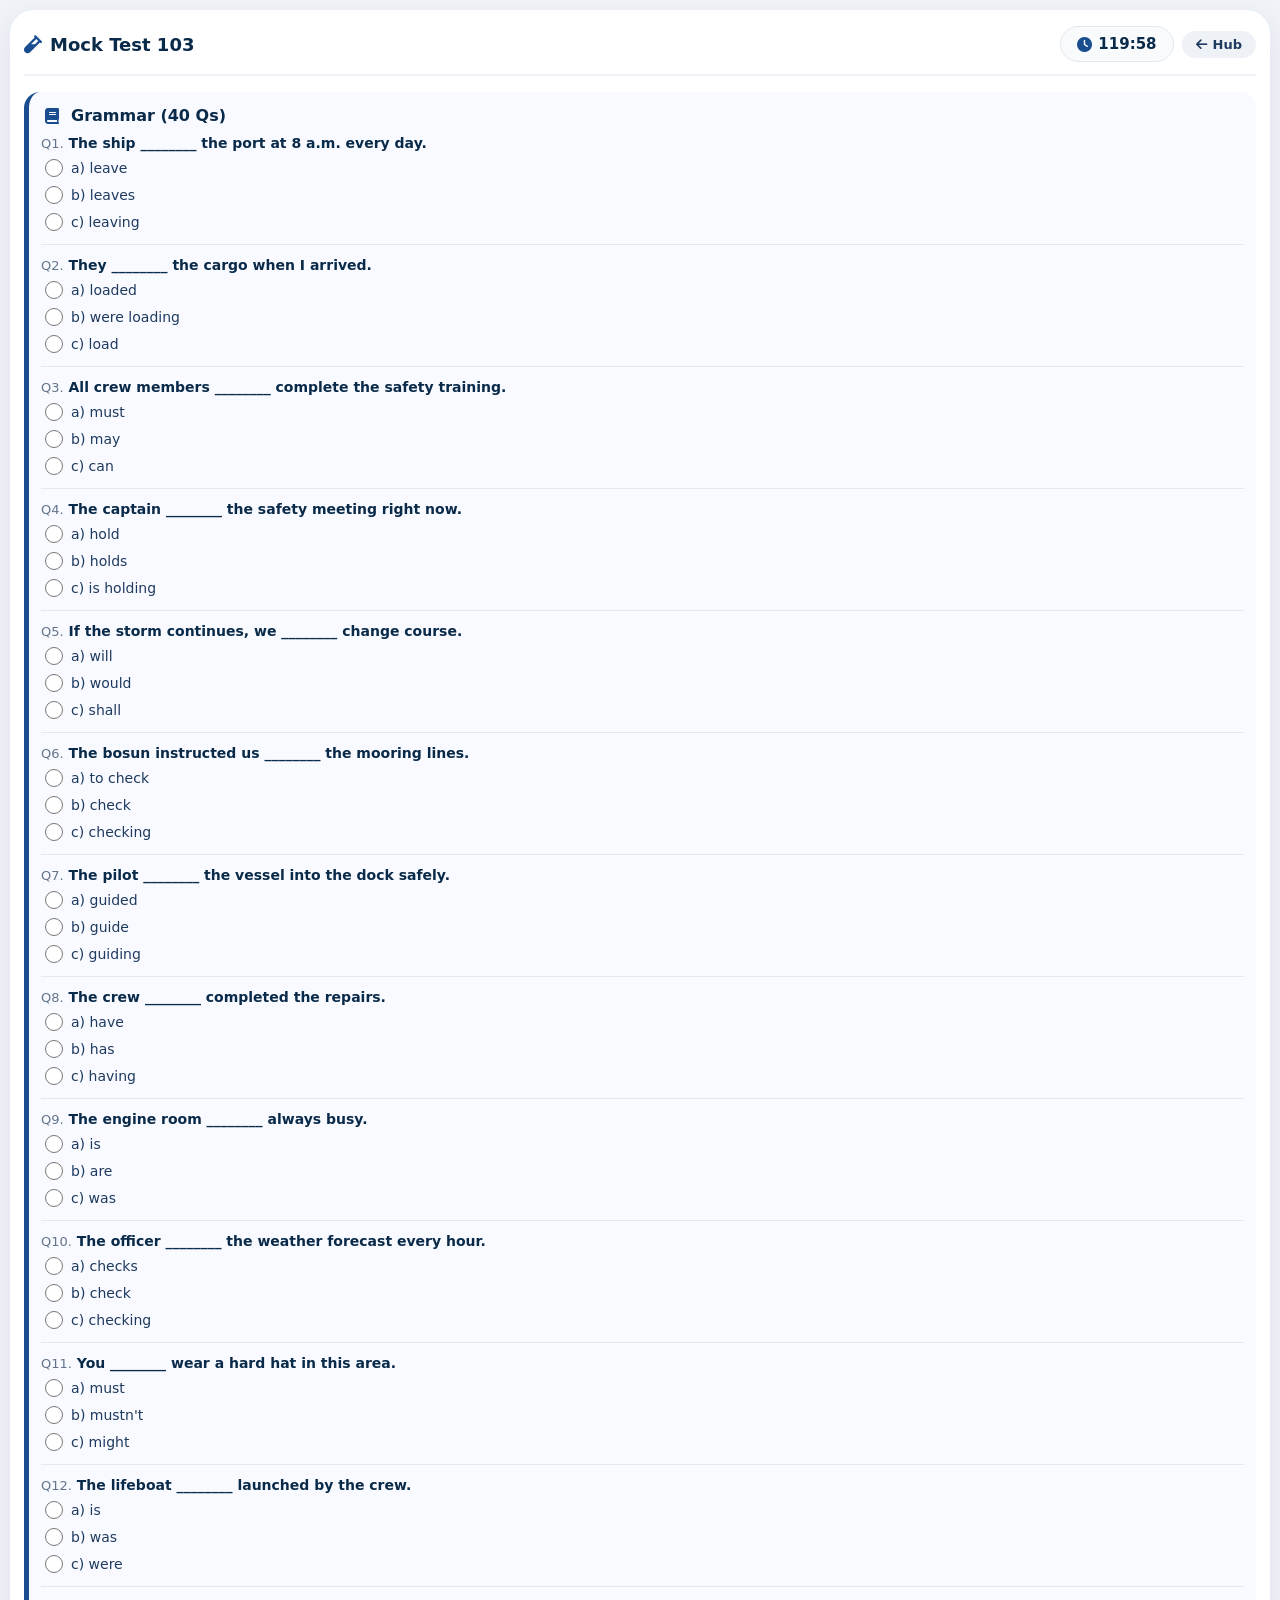
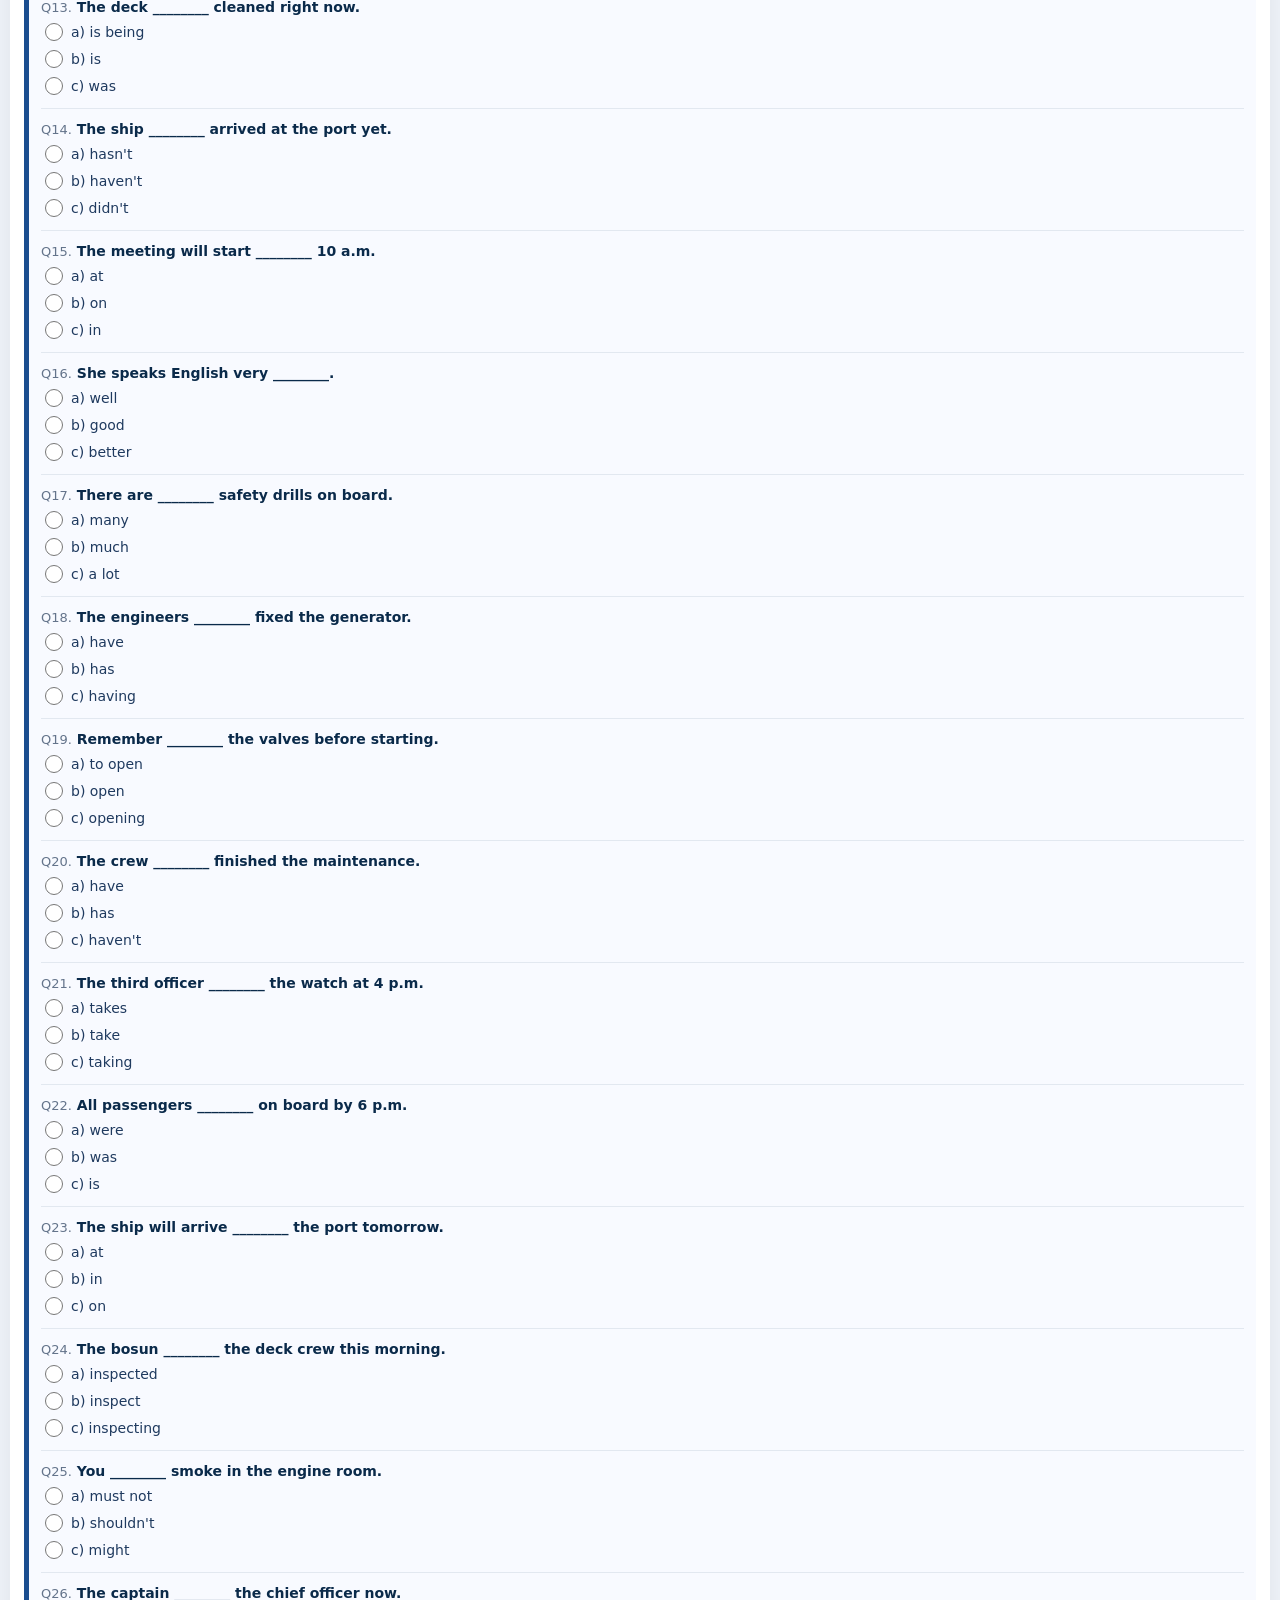
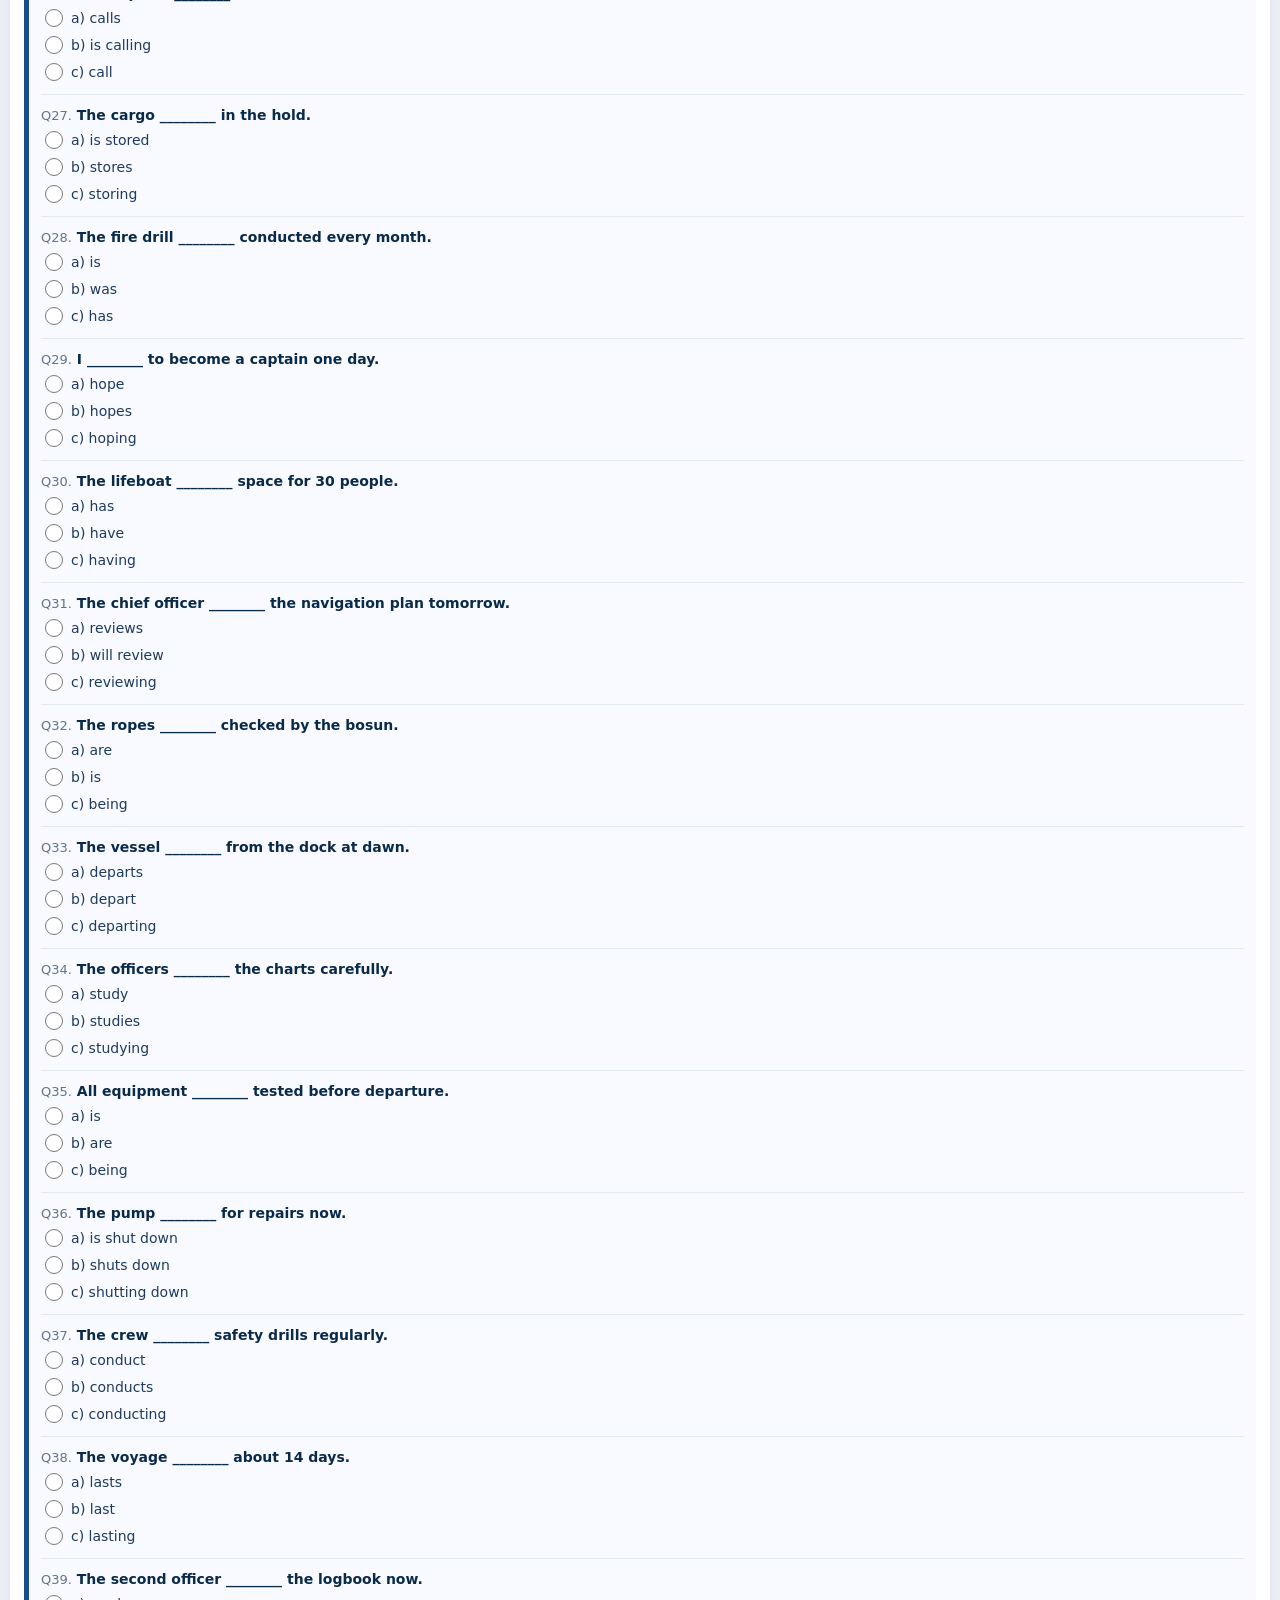
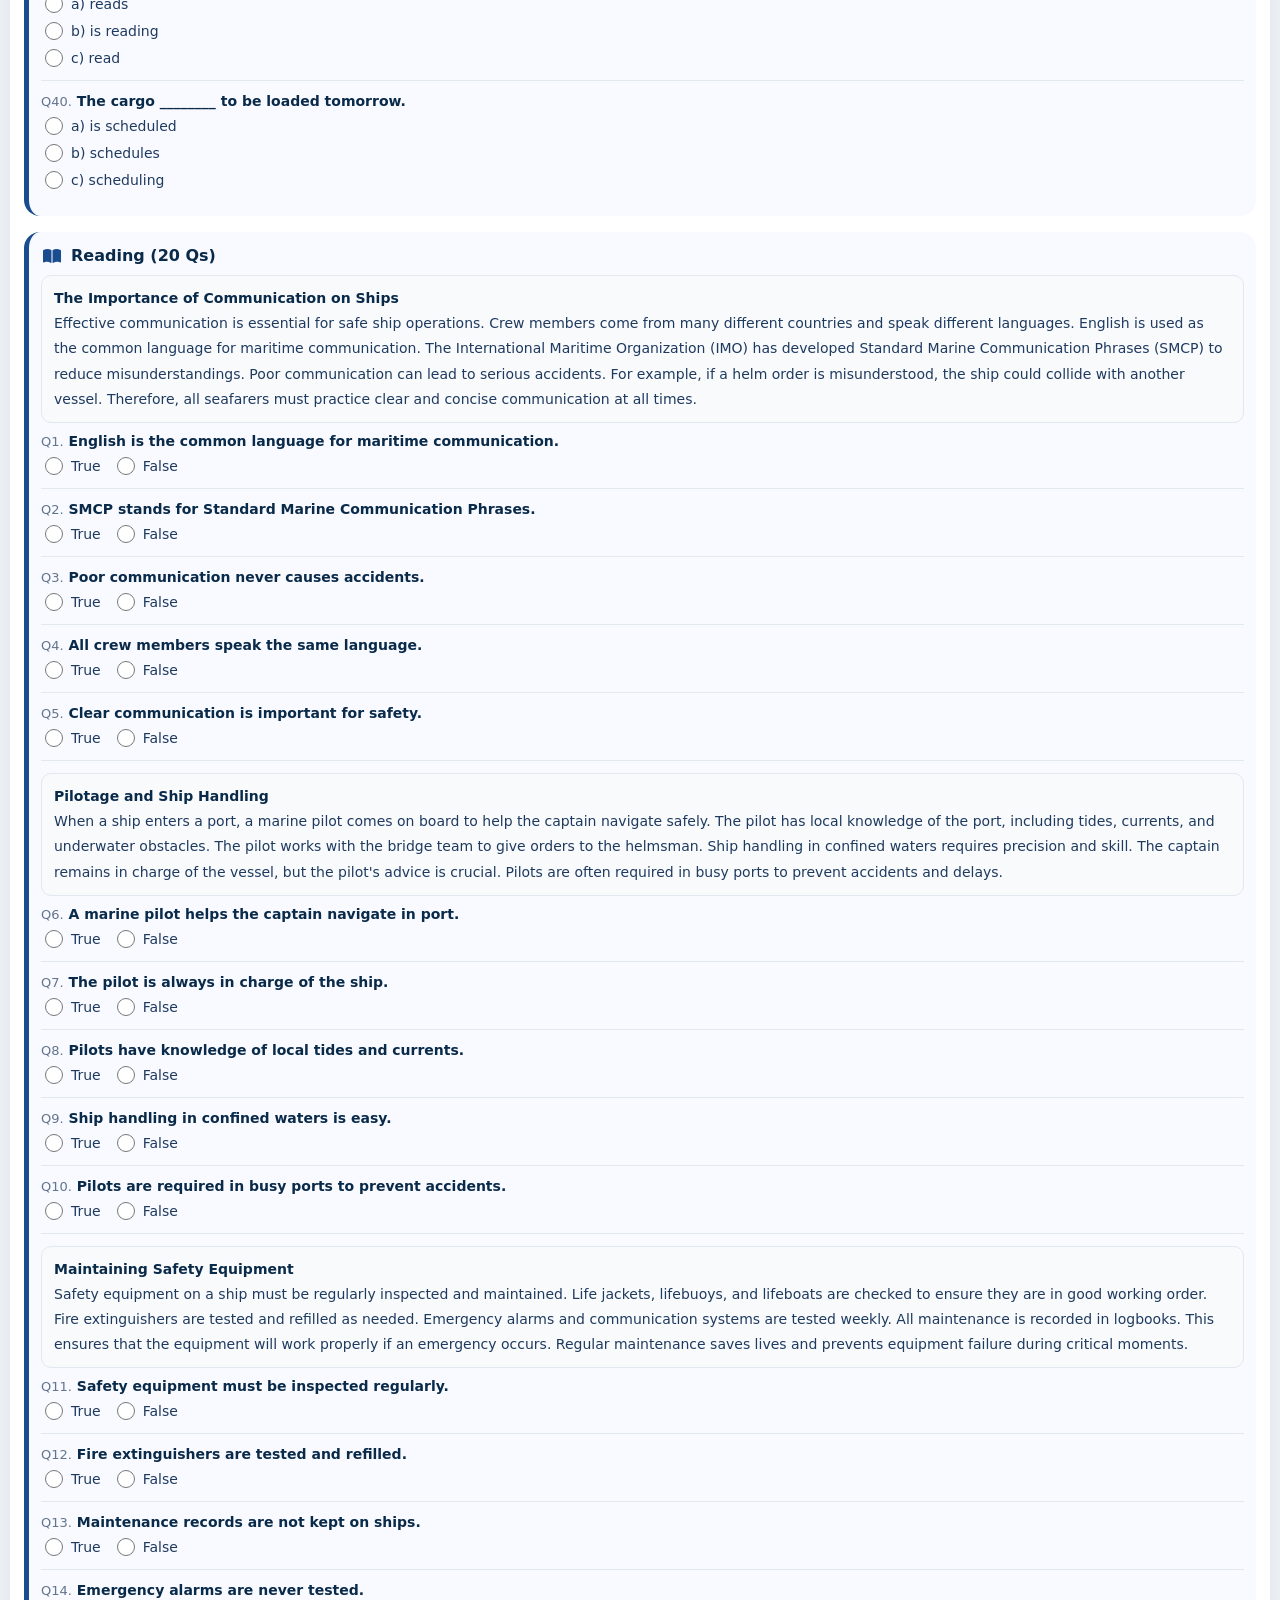
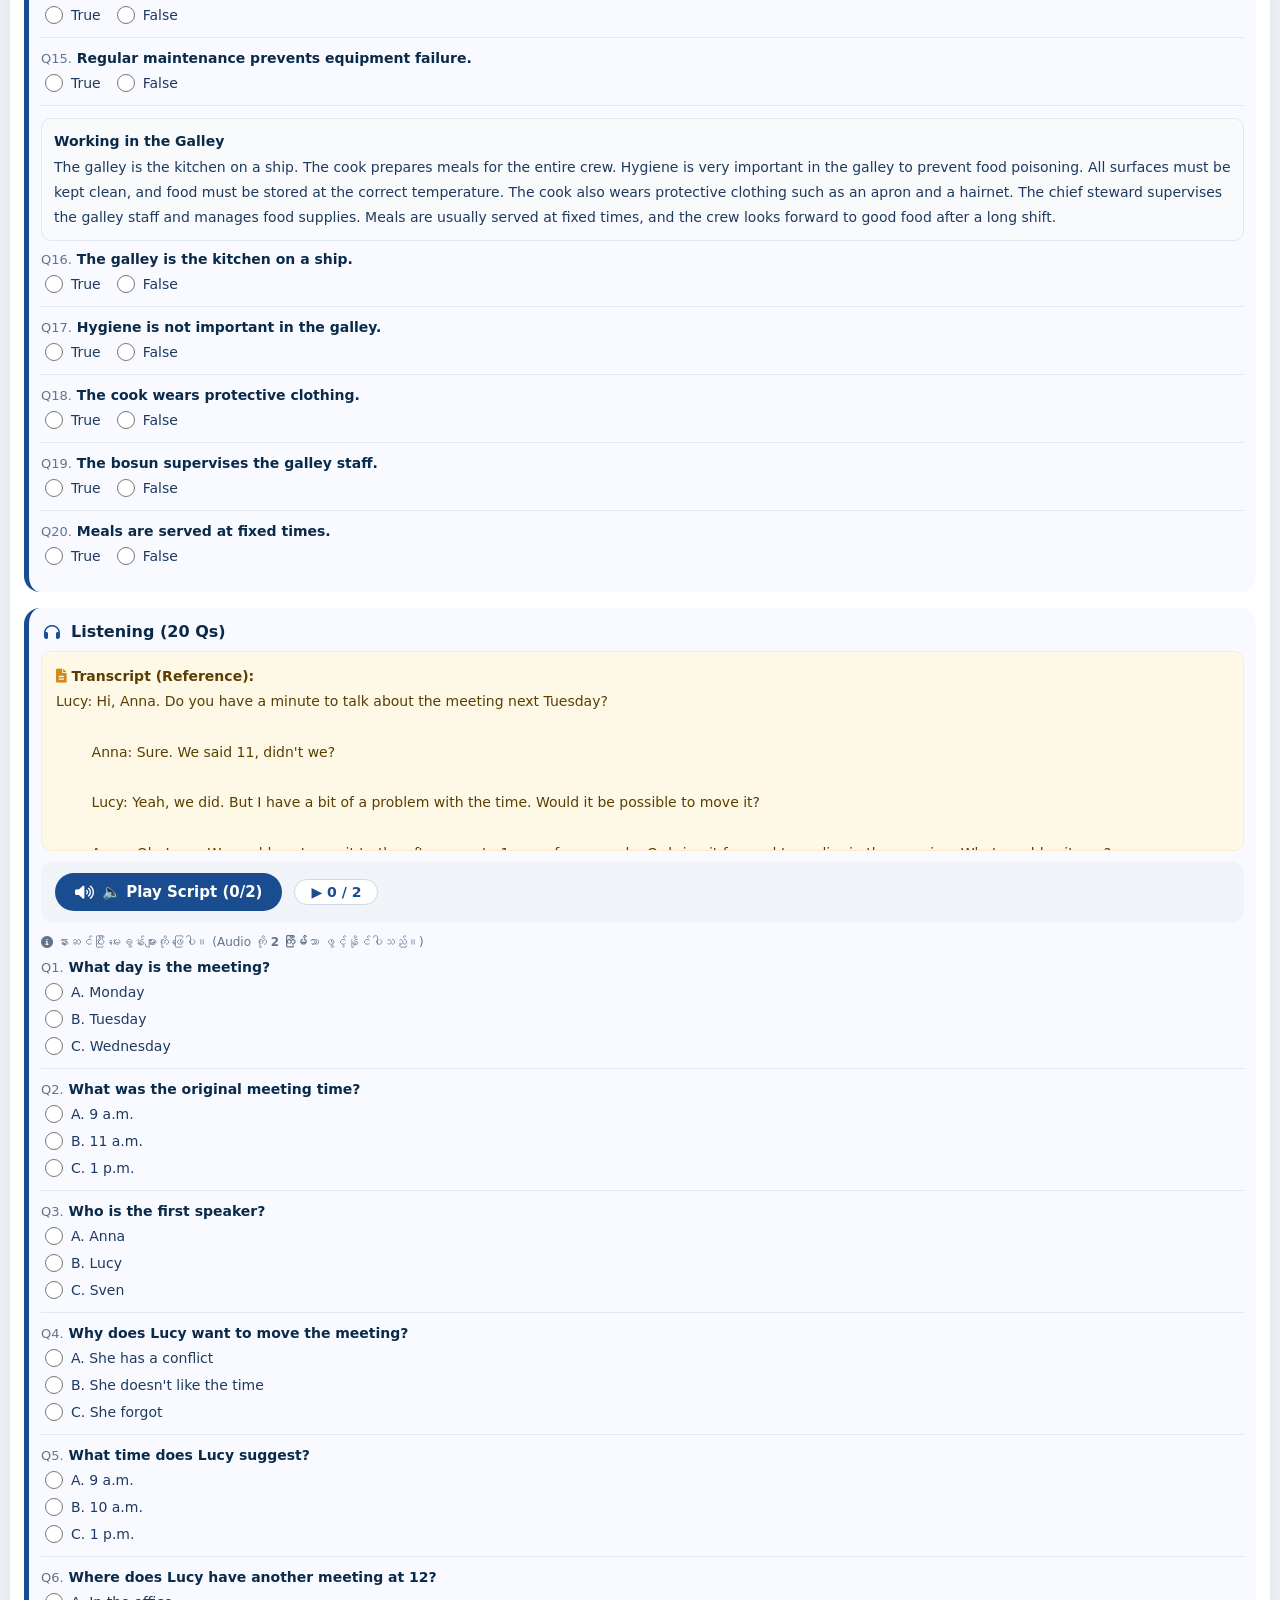
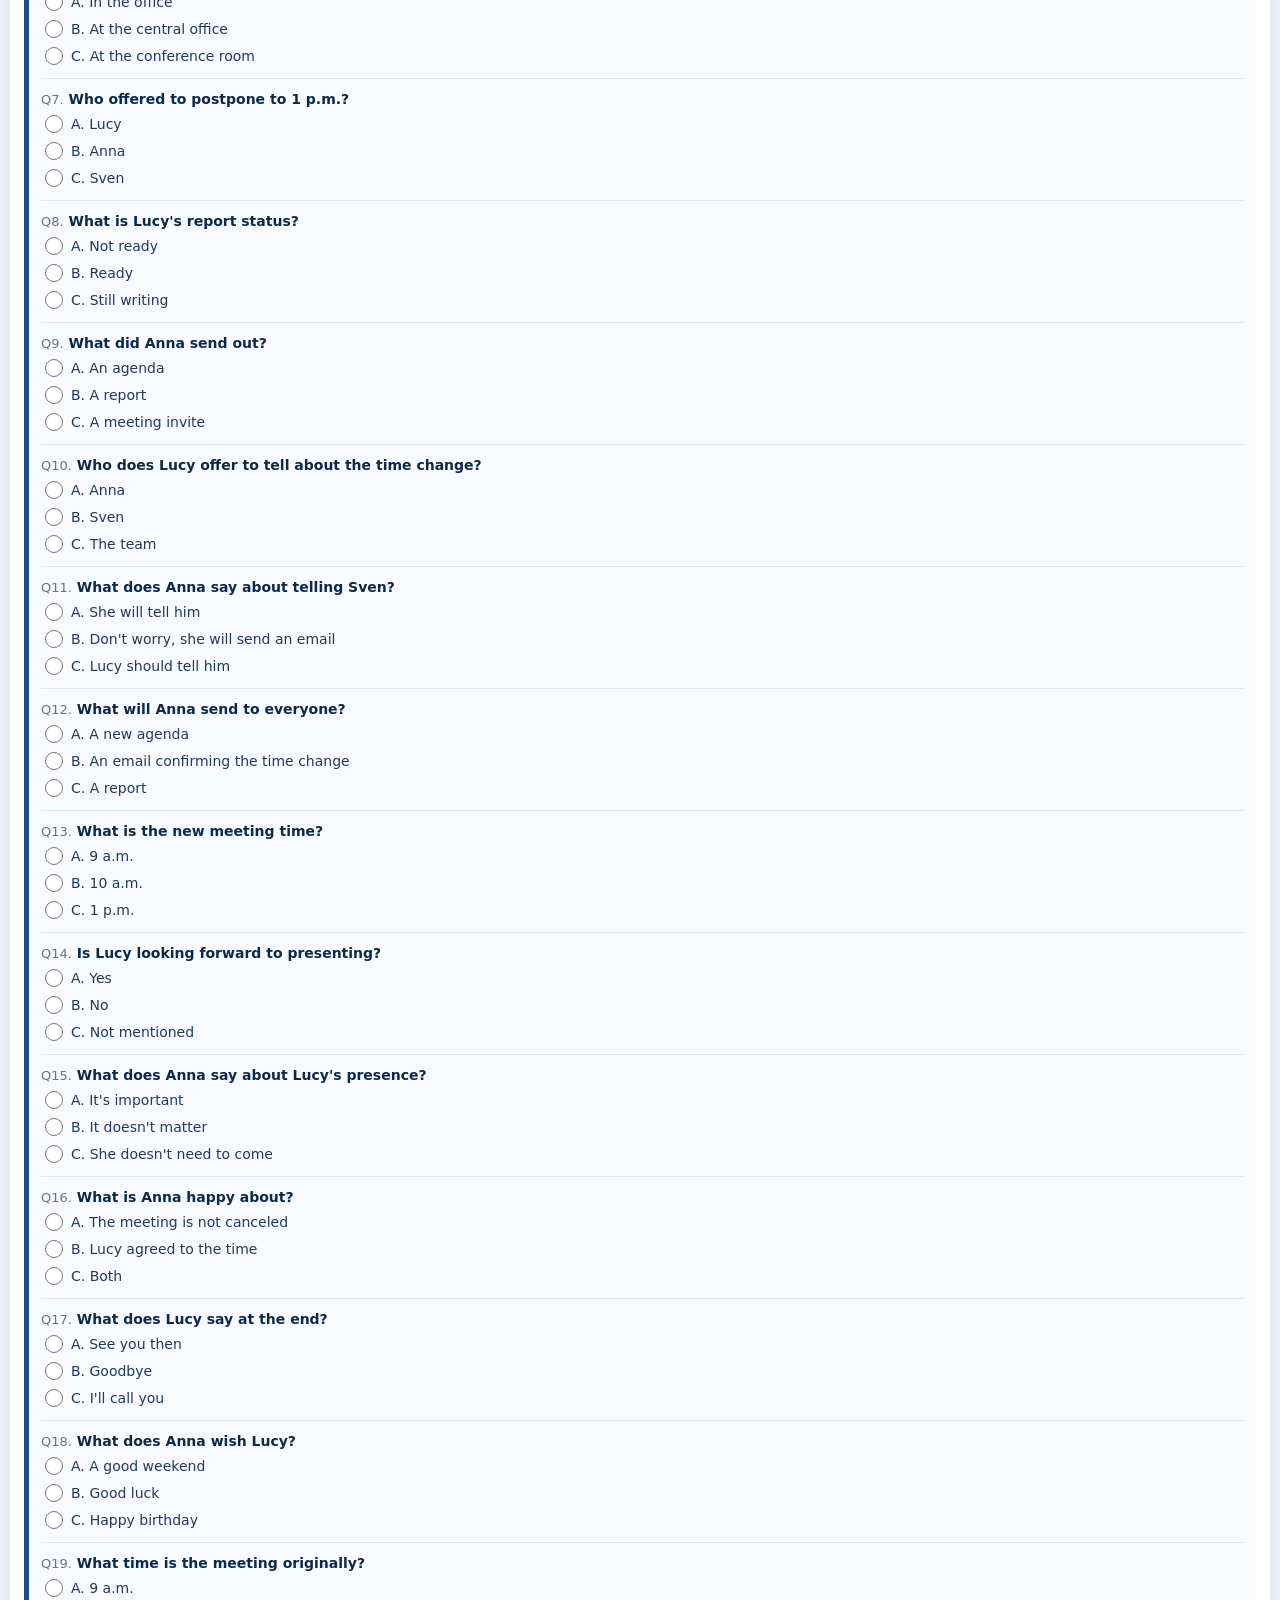
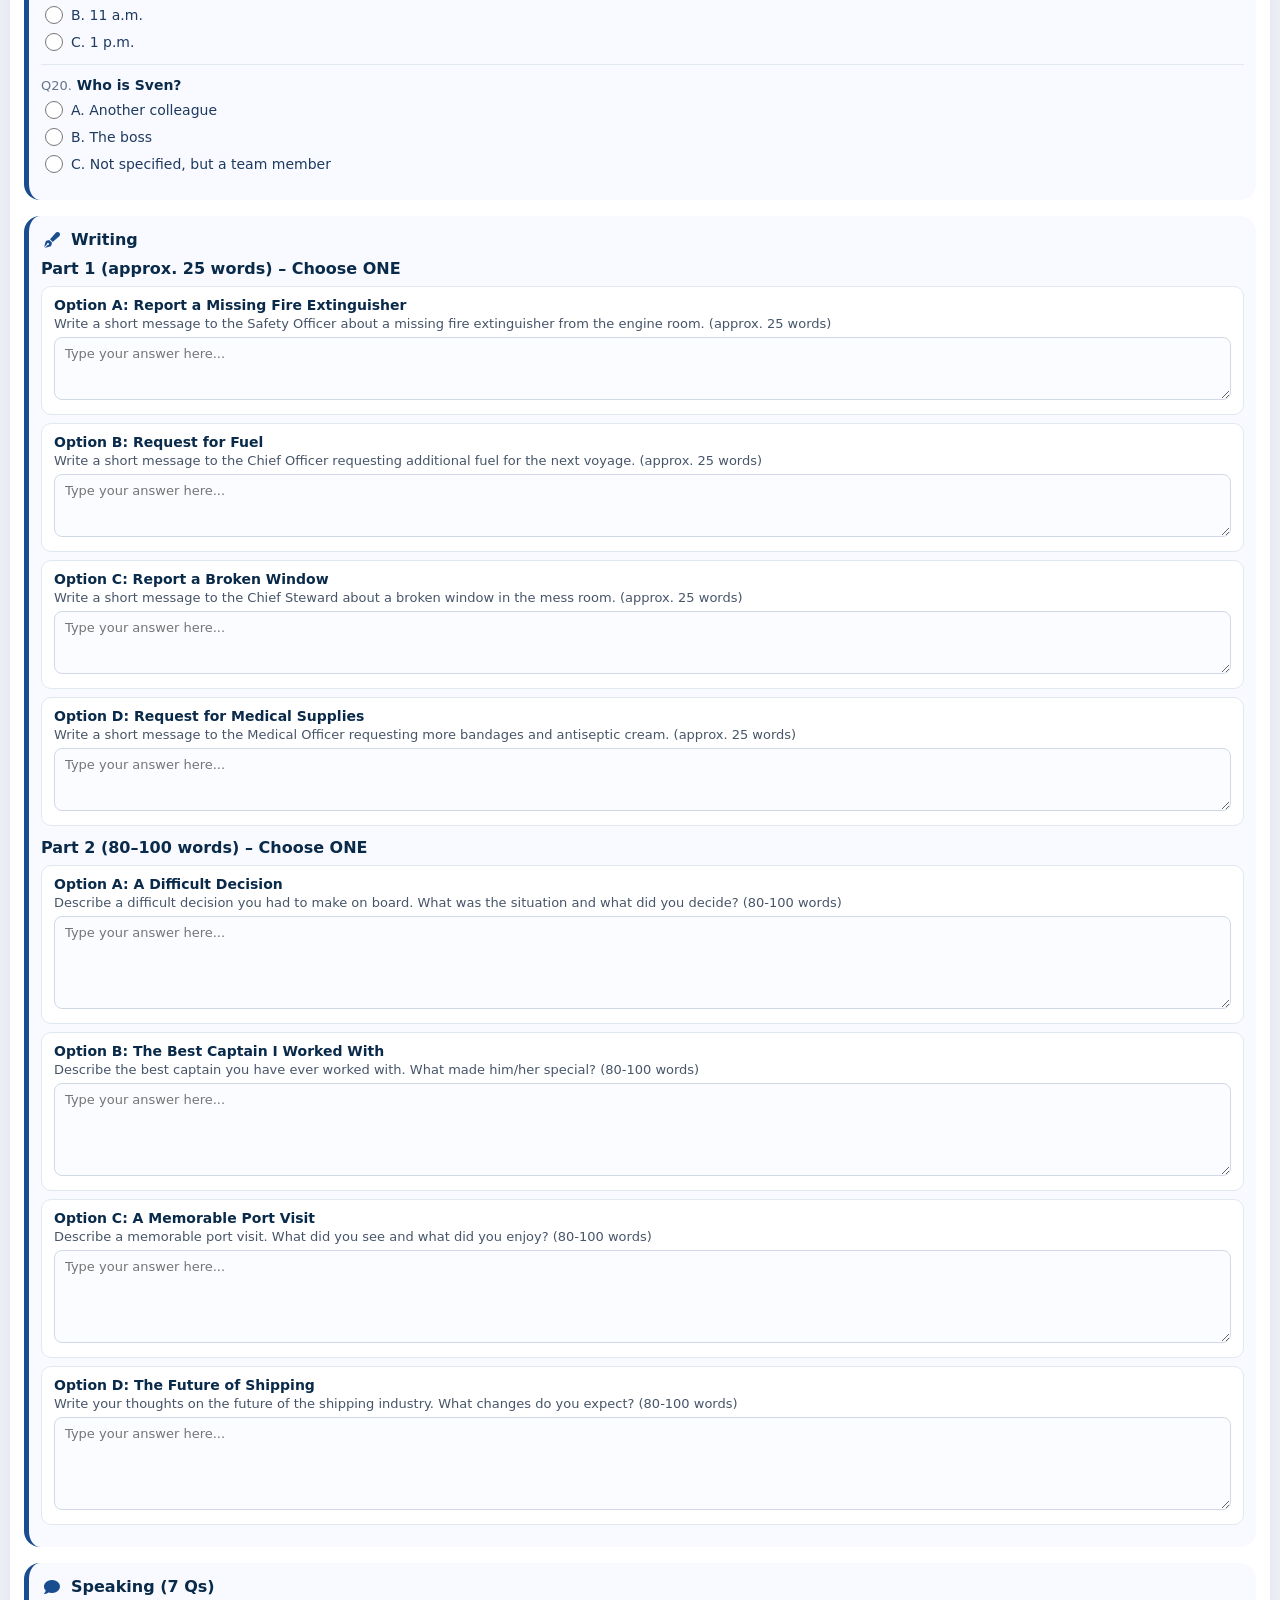
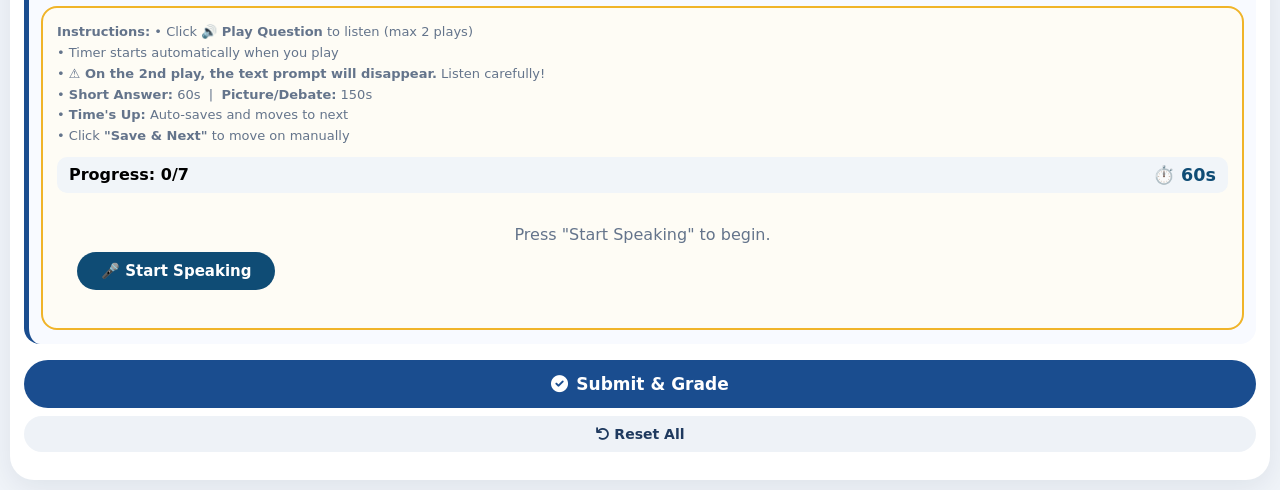
<file: test-103.html>
<!DOCTYPE html>
<html lang="my">
<head>
    <meta charset="UTF-8">
    <meta name="viewport" content="width=device-width, initial-scale=1.0, maximum-scale=1.0, user-scalable=yes">
    <title>Mock Test 103 – MEPT</title>
    <link rel="stylesheet" href="https://cdnjs.cloudflare.com/ajax/libs/font-awesome/6.0.0-beta3/css/all.min.css">
    <style>
        /* ===== RESET & BASE ===== */
        * {
            margin: 0;
            padding: 0;
            box-sizing: border-box;
            font-family: 'Segoe UI', 'Myanmar Text', system-ui, -apple-system, sans-serif;
        }

        body {
            background: #f0f4f9;
            min-height: 100vh;
            padding: 10px;
        }

        .container {
            max-width: 100%;
            margin: 0 auto;
            background: #ffffff;
            border-radius: 24px;
            padding: 16px 14px 24px;
            box-shadow: 0 8px 30px rgba(0, 20, 50, 0.08);
        }

        /* ===== TOP BAR ===== */
        .top-bar {
            display: flex;
            justify-content: space-between;
            align-items: center;
            border-bottom: 2px solid #eef2f7;
            padding-bottom: 12px;
            margin-bottom: 16px;
            flex-wrap: wrap;
            gap: 8px;
        }

        .top-bar h2 {
            font-size: 18px;
            color: #0a2a4a;
            display: flex;
            align-items: center;
            gap: 8px;
        }
        .top-bar h2 i { color: #1a4d8f; }

        .btn-back {
            background: #eef2f7;
            border: none;
            padding: 6px 14px;
            border-radius: 50px;
            font-weight: 600;
            font-size: 13px;
            color: #1f3a5f;
            text-decoration: none;
            display: flex;
            align-items: center;
            gap: 6px;
            transition: 0.2s;
        }
        .btn-back:active { transform: scale(0.95); background: #dce3ed; }

        .timer-bar {
            background: #f8fafc;
            padding: 8px 16px;
            border-radius: 50px;
            font-weight: 700;
            font-size: 15px;
            color: #0a2a4a;
            display: flex;
            align-items: center;
            gap: 6px;
            border: 1px solid #e2e8f0;
        }
        .timer-bar i { color: #1a4d8f; }

        /* ===== SECTION ===== */
        .section {
            background: #f8faff;
            border-radius: 16px;
            padding: 14px 12px;
            margin-bottom: 16px;
            border-left: 5px solid #1a4d8f;
        }

        .section-title {
            font-size: 16px;
            font-weight: 700;
            color: #0a2a4a;
            margin-bottom: 10px;
            display: flex;
            align-items: center;
            gap: 8px;
        }
        .section-title i { color: #1a4d8f; width: 22px; text-align: center; }

        .question {
            margin-bottom: 12px;
            padding-bottom: 10px;
            border-bottom: 1px solid #e2e8f0;
        }
        .question:last-child { border-bottom: none; margin-bottom: 0; }

        .q-text {
            font-size: 14px;
            font-weight: 600;
            color: #0a2a4a;
            margin-bottom: 5px;
        }
        .q-text .q-label { font-weight: 400; color: #64748b; font-size: 13px; }

        .options {
            display: flex;
            flex-direction: column;
            gap: 3px;
            padding-left: 4px;
        }
        .options label {
            font-size: 14px;
            color: #1f3a5f;
            display: flex;
            align-items: center;
            gap: 8px;
            padding: 3px 0;
            cursor: pointer;
            touch-action: manipulation;
        }
        .options input[type="radio"] {
            width: 18px;
            height: 18px;
            accent-color: #1a4d8f;
            cursor: pointer;
            flex-shrink: 0;
        }

        /* ===== READING ===== */
        .passage {
            background: #f8fafc;
            padding: 10px 12px;
            border-radius: 10px;
            border: 1px solid #e2e8f0;
            font-size: 14px;
            line-height: 1.8;
            color: #1f3a5f;
            margin-bottom: 10px;
            white-space: pre-wrap;
        }
        .passage strong { color: #0a2a4a; }

        /* ===== LISTENING ===== */
        .listening-script {
            background: #fef9e7;
            padding: 12px 14px;
            border-radius: 10px;
            border: 1px solid #fdebd0;
            font-size: 14px;
            line-height: 1.8;
            color: #5b3e00;
            margin-bottom: 10px;
            white-space: pre-wrap;
            max-height: 200px;
            overflow-y: auto;
        }
        .listening-script i { color: #d4891e; }

        .audio-container {
            background: #f1f5f9;
            padding: 12px 14px;
            border-radius: 12px;
            margin-bottom: 12px;
            display: flex;
            flex-wrap: wrap;
            align-items: center;
            gap: 12px;
        }
        .audio-container audio {
            flex: 1;
            min-width: 180px;
            height: 40px;
            width: 100%;
        }
        .play-status {
            font-weight: 600;
            font-size: 14px;
            color: #1a4d8f;
            background: #fff;
            padding: 4px 16px;
            border-radius: 50px;
            border: 1px solid #d1d9e6;
            white-space: nowrap;
        }
        .play-status.limited {
            color: #dc2626;
            background: #fee2e2;
            border-color: #dc2626;
        }

        /* ===== SPEAKING ===== */
        .speaking-card {
            border: 2px solid #f0b429;
            background: #fefcf5;
            border-radius: 16px;
            padding: 14px;
            margin-top: 6px;
        }
        .speaking-card .progress-bar {
            display: flex;
            justify-content: space-between;
            align-items: center;
            padding: 8px 12px;
            background: #f1f5f9;
            border-radius: 10px;
            margin-bottom: 12px;
        }
        .speaking-card .timer-display {
            font-weight: 700;
            font-size: 1.1rem;
            color: #0f4c75;
        }
        .speak-btn {
            background: #0f4c75;
            color: #fff;
            border: none;
            padding: 12px 24px;
            border-radius: 50px;
            font-size: 1rem;
            font-weight: 600;
            cursor: pointer;
            transition: 0.2s;
            touch-action: manipulation;
        }
        .speak-btn:active { transform: scale(0.95); }
        .speak-btn.playing { background: #e53e3e; }
        .speak-btn:disabled {
            opacity: 0.5;
            cursor: not-allowed;
            transform: none !important;
        }

        .speaking-prompt-box {
            background: #f1f5f9;
            padding: 12px 14px;
            border-radius: 10px;
            margin: 12px 0;
            border-left: 4px solid #f0b429;
            transition: all 0.3s ease;
        }
        .speaking-prompt-box strong {
            color: #0a2a4a;
            display: block;
            margin-bottom: 4px;
            font-size: 14px;
        }
        .speaking-prompt-box p {
            margin: 0;
            font-size: 15px;
            line-height: 1.6;
            color: #1f3a5f;
        }

        .speaking-card textarea {
            width: 100%;
            padding: 10px 12px;
            border-radius: 10px;
            border: 1px solid #d1d9e6;
            font-family: inherit;
            font-size: 14px;
            background: #fafcff;
            min-height: 80px;
            resize: vertical;
        }

        /* ===== WRITING ===== */
        .writing-option {
            background: #fff;
            padding: 10px 12px;
            border-radius: 10px;
            border: 1px solid #e2e8f0;
            margin-bottom: 8px;
        }
        .writing-option h5 { color: #0a2a4a; font-size: 14px; margin-bottom: 3px; }
        .writing-option p { font-size: 13px; color: #475569; margin-bottom: 6px; }
        .writing-option textarea {
            width: 100%;
            padding: 8px 10px;
            border-radius: 8px;
            border: 1px solid #d1d9e6;
            font-family: inherit;
            font-size: 13px;
            background: #fafcff;
            min-height: 60px;
            resize: vertical;
        }

        /* ===== BUTTONS ===== */
        .btn-submit {
            background: #1a4d8f;
            color: #fff;
            border: none;
            padding: 14px 0;
            width: 100%;
            border-radius: 50px;
            font-size: 17px;
            font-weight: 700;
            cursor: pointer;
            transition: 0.2s;
            margin: 8px 0 4px;
            display: flex;
            align-items: center;
            justify-content: center;
            gap: 8px;
            touch-action: manipulation;
        }
        .btn-submit:active { transform: scale(0.97); background: #0f3a6b; }

        .btn-reset {
            background: #eef2f7;
            color: #1f3a5f;
            border: none;
            padding: 10px 0;
            width: 100%;
            border-radius: 50px;
            font-size: 14px;
            font-weight: 600;
            cursor: pointer;
            transition: 0.2s;
            margin: 4px 0;
            touch-action: manipulation;
        }
        .btn-reset:active { transform: scale(0.97); background: #dce3ed; }

        /* ===== RESULTS ===== */
        #resultsContainer {
            display: none;
            animation: fadeIn 0.4s ease;
            margin-top: 16px;
        }
        #resultsContainer.show { display: block; }
        @keyframes fadeIn {
            from { opacity: 0; transform: translateY(12px); }
            to { opacity: 1; transform: translateY(0); }
        }

        .result-section {
            background: #f8faff;
            border-radius: 12px;
            padding: 12px 14px;
            margin-bottom: 10px;
            border-left: 5px solid #1a4d8f;
            display: flex;
            justify-content: space-between;
            align-items: center;
            flex-wrap: wrap;
        }
        .result-section .label { font-weight: 600; font-size: 14px; color: #0a2a4a; }
        .result-section .grade {
            font-weight: 800;
            font-size: 18px;
            padding: 2px 14px;
            border-radius: 50px;
        }
        .grade-a { background: #dcfce7; color: #166534; }
        .grade-b { background: #fef9e7; color: #92400e; }
        .grade-c { background: #fee2e2; color: #991b1b; }

        .overall-result {
            background: #1a4d8f;
            color: #fff;
            border-radius: 14px;
            padding: 14px 16px;
            text-align: center;
            font-size: 17px;
            font-weight: 700;
            margin-top: 10px;
        }
        .overall-result.fail { background: #991b1b; }
        .overall-result .sub { font-weight: 400; font-size: 13px; opacity: 0.9; }

        /* ===== RESPONSIVE ===== */
        @media (max-width: 480px) {
            .container { padding: 12px 10px 16px; }
            .top-bar h2 { font-size: 16px; }
            .section { padding: 12px 10px; }
            .section-title { font-size: 15px; }
            .q-text { font-size: 13px; }
            .options label { font-size: 13px; }
            .passage { font-size: 13px; padding: 8px 10px; }
            .listening-script { font-size: 13px; padding: 10px 12px; }
            .speaking-prompt-box p { font-size: 14px; }
            .speaking-card textarea { font-size: 13px; }
            .writing-option textarea { font-size: 13px; }
            .btn-submit { font-size: 15px; padding: 12px 0; }
            .audio-container audio { min-width: 120px; }
        }

        @media (max-width: 380px) {
            .result-section { flex-direction: column; align-items: flex-start; gap: 4px; }
            .top-bar { flex-direction: column; align-items: stretch; }
            .timer-bar { justify-content: center; }
        }

        /* ===== SCROLLBAR ===== */
        ::-webkit-scrollbar { width: 5px; height: 5px; }
        ::-webkit-scrollbar-track { background: #f0f4f9; border-radius: 10px; }
        ::-webkit-scrollbar-thumb { background: #b8c9e0; border-radius: 10px; }
    </style>
</head>
<body>

    <div class="container">

        <!-- TOP BAR -->
        <div class="top-bar">
            <h2><i class="fas fa-vial"></i> Mock Test 103</h2>
            <div style="display:flex; gap:8px; align-items:center; flex-wrap:wrap;">
                <span class="timer-bar" id="timerDisplay"><i class="fas fa-clock"></i> 120:00</span>
                <a href="mocktest.html" class="btn-back"><i class="fas fa-arrow-left"></i> Hub</a>
            </div>
        </div>

        <!-- EXAM FORM -->
        <form id="testForm" onsubmit="return false;">

            <!-- ===== GRAMMAR (40) ===== -->
            <div class="section">
                <div class="section-title"><i class="fas fa-book"></i> Grammar (40 Qs)</div>
                <div id="grammarQuestions"></div>
            </div>

            <!-- ===== READING (20) ===== -->
            <div class="section">
                <div class="section-title"><i class="fas fa-book-open"></i> Reading (20 Qs)</div>
                <div id="readingQuestions"></div>
            </div>

            <!-- ===== LISTENING (20) ===== -->
            <div class="section">
                <div class="section-title"><i class="fas fa-headphones"></i> Listening (20 Qs)</div>
                <div id="listeningQuestions"></div>
            </div>

            <!-- ===== WRITING ===== -->
            <div class="section">
                <div class="section-title"><i class="fas fa-pen-fancy"></i> Writing</div>
                <div id="writingQuestions"></div>
            </div>

            <!-- ===== SPEAKING ===== -->
            <div class="section">
                <div class="section-title"><i class="fas fa-comment"></i> Speaking (7 Qs)</div>
                <div id="speakingQuestions"></div>
            </div>

            <!-- BUTTONS -->
            <button type="button" class="btn-submit" id="submitBtn"><i class="fas fa-check-circle"></i> Submit & Grade</button>
            <button type="button" class="btn-reset" id="resetBtn"><i class="fas fa-undo"></i> Reset All</button>
        </form>

        <!-- ===== RESULTS ===== -->
        <div id="resultsContainer">
            <div id="resultsContent"></div>
            <button type="button" class="btn-reset" onclick="window.location.reload();"><i class="fas fa-redo"></i> Try Again</button>
        </div>

    </div>

    <script>
        // ================================================================
        // 0. LISTENING TRACKER (2 plays limit)
        // ================================================================
        let listeningPlayCount = 0;
        const MAX_LISTENING_PLAYS = 2;

        // ================================================================
        // 1. GRAMMAR DATA (40 NEW questions for Test 103)
        // ================================================================
        const GRAMMAR_DATA = [
            { q: "The ship ________ the port at 8 a.m. every day.", opts: ["a) leave", "b) leaves", "c) leaving"], ans: "b" },
            { q: "They ________ the cargo when I arrived.", opts: ["a) loaded", "b) were loading", "c) load"], ans: "b" },
            { q: "All crew members ________ complete the safety training.", opts: ["a) must", "b) may", "c) can"], ans: "a" },
            { q: "The captain ________ the safety meeting right now.", opts: ["a) hold", "b) holds", "c) is holding"], ans: "c" },
            { q: "If the storm continues, we ________ change course.", opts: ["a) will", "b) would", "c) shall"], ans: "a" },
            { q: "The bosun instructed us ________ the mooring lines.", opts: ["a) to check", "b) check", "c) checking"], ans: "a" },
            { q: "The pilot ________ the vessel into the dock safely.", opts: ["a) guided", "b) guide", "c) guiding"], ans: "a" },
            { q: "The crew ________ completed the repairs.", opts: ["a) have", "b) has", "c) having"], ans: "a" },
            { q: "The engine room ________ always busy.", opts: ["a) is", "b) are", "c) was"], ans: "a" },
            { q: "The officer ________ the weather forecast every hour.", opts: ["a) checks", "b) check", "c) checking"], ans: "a" },
            { q: "You ________ wear a hard hat in this area.", opts: ["a) must", "b) mustn't", "c) might"], ans: "a" },
            { q: "The lifeboat ________ launched by the crew.", opts: ["a) is", "b) was", "c) were"], ans: "b" },
            { q: "The deck ________ cleaned right now.", opts: ["a) is being", "b) is", "c) was"], ans: "a" },
            { q: "The ship ________ arrived at the port yet.", opts: ["a) hasn't", "b) haven't", "c) didn't"], ans: "a" },
            { q: "The meeting will start ________ 10 a.m.", opts: ["a) at", "b) on", "c) in"], ans: "a" },
            { q: "She speaks English very ________.", opts: ["a) well", "b) good", "c) better"], ans: "a" },
            { q: "There are ________ safety drills on board.", opts: ["a) many", "b) much", "c) a lot"], ans: "a" },
            { q: "The engineers ________ fixed the generator.", opts: ["a) have", "b) has", "c) having"], ans: "a" },
            { q: "Remember ________ the valves before starting.", opts: ["a) to open", "b) open", "c) opening"], ans: "a" },
            { q: "The crew ________ finished the maintenance.", opts: ["a) have", "b) has", "c) haven't"], ans: "a" },
            { q: "The third officer ________ the watch at 4 p.m.", opts: ["a) takes", "b) take", "c) taking"], ans: "a" },
            { q: "All passengers ________ on board by 6 p.m.", opts: ["a) were", "b) was", "c) is"], ans: "a" },
            { q: "The ship will arrive ________ the port tomorrow.", opts: ["a) at", "b) in", "c) on"], ans: "a" },
            { q: "The bosun ________ the deck crew this morning.", opts: ["a) inspected", "b) inspect", "c) inspecting"], ans: "a" },
            { q: "You ________ smoke in the engine room.", opts: ["a) must not", "b) shouldn't", "c) might"], ans: "a" },
            { q: "The captain ________ the chief officer now.", opts: ["a) calls", "b) is calling", "c) call"], ans: "b" },
            { q: "The cargo ________ in the hold.", opts: ["a) is stored", "b) stores", "c) storing"], ans: "a" },
            { q: "The fire drill ________ conducted every month.", opts: ["a) is", "b) was", "c) has"], ans: "a" },
            { q: "I ________ to become a captain one day.", opts: ["a) hope", "b) hopes", "c) hoping"], ans: "a" },
            { q: "The lifeboat ________ space for 30 people.", opts: ["a) has", "b) have", "c) having"], ans: "a" },
            { q: "The chief officer ________ the navigation plan tomorrow.", opts: ["a) reviews", "b) will review", "c) reviewing"], ans: "b" },
            { q: "The ropes ________ checked by the bosun.", opts: ["a) are", "b) is", "c) being"], ans: "a" },
            { q: "The vessel ________ from the dock at dawn.", opts: ["a) departs", "b) depart", "c) departing"], ans: "a" },
            { q: "The officers ________ the charts carefully.", opts: ["a) study", "b) studies", "c) studying"], ans: "a" },
            { q: "All equipment ________ tested before departure.", opts: ["a) is", "b) are", "c) being"], ans: "a" },
            { q: "The pump ________ for repairs now.", opts: ["a) is shut down", "b) shuts down", "c) shutting down"], ans: "a" },
            { q: "The crew ________ safety drills regularly.", opts: ["a) conduct", "b) conducts", "c) conducting"], ans: "a" },
            { q: "The voyage ________ about 14 days.", opts: ["a) lasts", "b) last", "c) lasting"], ans: "a" },
            { q: "The second officer ________ the logbook now.", opts: ["a) reads", "b) is reading", "c) read"], ans: "b" },
            { q: "The cargo ________ to be loaded tomorrow.", opts: ["a) is scheduled", "b) schedules", "c) scheduling"], ans: "a" }
        ];

        // ================================================================
        // 2. READING DATA (4 NEW passages)
        // ================================================================
        const READING_DATA = [{
            title: "The Importance of Communication on Ships",
            text: "Effective communication is essential for safe ship operations. Crew members come from many different countries and speak different languages. English is used as the common language for maritime communication. The International Maritime Organization (IMO) has developed Standard Marine Communication Phrases (SMCP) to reduce misunderstandings. Poor communication can lead to serious accidents. For example, if a helm order is misunderstood, the ship could collide with another vessel. Therefore, all seafarers must practice clear and concise communication at all times.",
            questions: [
                { q: "English is the common language for maritime communication.", ans: "T" },
                { q: "SMCP stands for Standard Marine Communication Phrases.", ans: "T" },
                { q: "Poor communication never causes accidents.", ans: "F" },
                { q: "All crew members speak the same language.", ans: "F" },
                { q: "Clear communication is important for safety.", ans: "T" }
            ]
        }, {
            title: "Pilotage and Ship Handling",
            text: "When a ship enters a port, a marine pilot comes on board to help the captain navigate safely. The pilot has local knowledge of the port, including tides, currents, and underwater obstacles. The pilot works with the bridge team to give orders to the helmsman. Ship handling in confined waters requires precision and skill. The captain remains in charge of the vessel, but the pilot's advice is crucial. Pilots are often required in busy ports to prevent accidents and delays.",
            questions: [
                { q: "A marine pilot helps the captain navigate in port.", ans: "T" },
                { q: "The pilot is always in charge of the ship.", ans: "F" },
                { q: "Pilots have knowledge of local tides and currents.", ans: "T" },
                { q: "Ship handling in confined waters is easy.", ans: "F" },
                { q: "Pilots are required in busy ports to prevent accidents.", ans: "T" }
            ]
        }, {
            title: "Maintaining Safety Equipment",
            text: "Safety equipment on a ship must be regularly inspected and maintained. Life jackets, lifebuoys, and lifeboats are checked to ensure they are in good working order. Fire extinguishers are tested and refilled as needed. Emergency alarms and communication systems are tested weekly. All maintenance is recorded in logbooks. This ensures that the equipment will work properly if an emergency occurs. Regular maintenance saves lives and prevents equipment failure during critical moments.",
            questions: [
                { q: "Safety equipment must be inspected regularly.", ans: "T" },
                { q: "Fire extinguishers are tested and refilled.", ans: "T" },
                { q: "Maintenance records are not kept on ships.", ans: "F" },
                { q: "Emergency alarms are never tested.", ans: "F" },
                { q: "Regular maintenance prevents equipment failure.", ans: "T" }
            ]
        }, {
            title: "Working in the Galley",
            text: "The galley is the kitchen on a ship. The cook prepares meals for the entire crew. Hygiene is very important in the galley to prevent food poisoning. All surfaces must be kept clean, and food must be stored at the correct temperature. The cook also wears protective clothing such as an apron and a hairnet. The chief steward supervises the galley staff and manages food supplies. Meals are usually served at fixed times, and the crew looks forward to good food after a long shift.",
            questions: [
                { q: "The galley is the kitchen on a ship.", ans: "T" },
                { q: "Hygiene is not important in the galley.", ans: "F" },
                { q: "The cook wears protective clothing.", ans: "T" },
                { q: "The bosun supervises the galley staff.", ans: "F" },
                { q: "Meals are served at fixed times.", ans: "T" }
            ]
        }];

        // ================================================================
        // 3. LISTENING DATA (20 questions based on Lucy & Anna script)
        // ================================================================
        const LISTENING_SCRIPT = `Lucy: Hi, Anna. Do you have a minute to talk about the meeting next Tuesday?

        Anna: Sure. We said 11, didn't we?

        Lucy: Yeah, we did. But I have a bit of a problem with the time. Would it be possible to move it?

        Anna: Oh, I see. We could postpone it to the afternoon, to 1 p.m., for example. Or bring it forward to earlier in the morning. What would suit you?

        Lucy: Could we make it 9 o'clock? That would really help me. I have another important meeting in the central office at 12.

        Anna: No problem. It's important you're there.

        Lucy: Thanks a lot, Anna.

        Anna: Do you need help with any preparation? Did you get the agenda I sent out?

        Lucy: Yes, I did. And no, that's all fine, thanks. My report is ready and I'm looking forward to presenting it.

        Anna: Great.

        Lucy: I can tell Sven about the time change. I'll see him later.

        Anna: Don't worry about telling Sven. I'll send an email to everyone to confirm the time has changed and with an updated meeting invite.

        Lucy: Great. Thanks, Anna.

        Anna: OK. I'm happy that works for you. We really need you there and it's good we don't have to cancel it.

        Lucy: See you then. Have a good weekend in the meantime.

        Anna: You too.`;

        const LISTENING_DATA = [
            { q: "What day is the meeting?", opts: ["A. Monday", "B. Tuesday", "C. Wednesday"], ans: "B" },
            { q: "What was the original meeting time?", opts: ["A. 9 a.m.", "B. 11 a.m.", "C. 1 p.m."], ans: "B" },
            { q: "Who is the first speaker?", opts: ["A. Anna", "B. Lucy", "C. Sven"], ans: "B" },
            { q: "Why does Lucy want to move the meeting?", opts: ["A. She has a conflict", "B. She doesn't like the time", "C. She forgot"], ans: "A" },
            { q: "What time does Lucy suggest?", opts: ["A. 9 a.m.", "B. 10 a.m.", "C. 1 p.m."], ans: "A" },
            { q: "Where does Lucy have another meeting at 12?", opts: ["A. In the office", "B. At the central office", "C. At the conference room"], ans: "B" },
            { q: "Who offered to postpone to 1 p.m.?", opts: ["A. Lucy", "B. Anna", "C. Sven"], ans: "B" },
            { q: "What is Lucy's report status?", opts: ["A. Not ready", "B. Ready", "C. Still writing"], ans: "B" },
            { q: "What did Anna send out?", opts: ["A. An agenda", "B. A report", "C. A meeting invite"], ans: "A" },
            { q: "Who does Lucy offer to tell about the time change?", opts: ["A. Anna", "B. Sven", "C. The team"], ans: "B" },
            { q: "What does Anna say about telling Sven?", opts: ["A. She will tell him", "B. Don't worry, she will send an email", "C. Lucy should tell him"], ans: "B" },
            { q: "What will Anna send to everyone?", opts: ["A. A new agenda", "B. An email confirming the time change", "C. A report"], ans: "B" },
            { q: "What is the new meeting time?", opts: ["A. 9 a.m.", "B. 10 a.m.", "C. 1 p.m."], ans: "A" },
            { q: "Is Lucy looking forward to presenting?", opts: ["A. Yes", "B. No", "C. Not mentioned"], ans: "A" },
            { q: "What does Anna say about Lucy's presence?", opts: ["A. It's important", "B. It doesn't matter", "C. She doesn't need to come"], ans: "A" },
            { q: "What is Anna happy about?", opts: ["A. The meeting is not canceled", "B. Lucy agreed to the time", "C. Both"], ans: "C" },
            { q: "What does Lucy say at the end?", opts: ["A. See you then", "B. Goodbye", "C. I'll call you"], ans: "A" },
            { q: "What does Anna wish Lucy?", opts: ["A. A good weekend", "B. Good luck", "C. Happy birthday"], ans: "A" },
            { q: "What time is the meeting originally?", opts: ["A. 9 a.m.", "B. 11 a.m.", "C. 1 p.m."], ans: "B" },
            { q: "Who is Sven?", opts: ["A. Another colleague", "B. The boss", "C. Not specified, but a team member"], ans: "C" }
        ];

        // ================================================================
        // 4. SPEAKING DATA (7 NEW questions)
        // ================================================================
        const SPEAKING_DATA = [
            { type: "Short Answer", timeLimit: 60, prompt: "Describe your role on a ship and what a typical day looks like for you." },
            { type: "Short Answer", timeLimit: 60, prompt: "What are the main causes of marine pollution and how can they be prevented?" },
            { type: "Short Answer", timeLimit: 60, prompt: "How do you maintain good mental health during long voyages away from family?" },
            { type: "Short Answer", timeLimit: 60, prompt: "Explain the importance of regular safety drills on board." },
            { type: "Short Answer", timeLimit: 60, prompt: "What would you do if you saw a fire in the accommodation area?" },
            { type: "Picture Description", timeLimit: 150, prompt: "Look at the picture of a pilot boarding a ship. Describe the scene and explain the role of a marine pilot.", image: "103.png" },
            { type: "Debate", timeLimit: 150, prompt: "Debate: 'Automation will make human seafarers redundant within the next 20 years.' Argue for or against." }
        ];

        // ================================================================
        // 5. WRITING DATA (NEW prompts)
        // ================================================================
        const WRITING_PART1 = [
            { id: 'A', title: "Report a Missing Fire Extinguisher", task: "Write a short message to the Safety Officer about a missing fire extinguisher from the engine room. (approx. 25 words)" },
            { id: 'B', title: "Request for Fuel", task: "Write a short message to the Chief Officer requesting additional fuel for the next voyage. (approx. 25 words)" },
            { id: 'C', title: "Report a Broken Window", task: "Write a short message to the Chief Steward about a broken window in the mess room. (approx. 25 words)" },
            { id: 'D', title: "Request for Medical Supplies", task: "Write a short message to the Medical Officer requesting more bandages and antiseptic cream. (approx. 25 words)" }
        ];
        const WRITING_PART2 = [
            { id: 'A', title: "A Difficult Decision", task: "Describe a difficult decision you had to make on board. What was the situation and what did you decide? (80-100 words)" },
            { id: 'B', title: "The Best Captain I Worked With", task: "Describe the best captain you have ever worked with. What made him/her special? (80-100 words)" },
            { id: 'C', title: "A Memorable Port Visit", task: "Describe a memorable port visit. What did you see and what did you enjoy? (80-100 words)" },
            { id: 'D', title: "The Future of Shipping", task: "Write your thoughts on the future of the shipping industry. What changes do you expect? (80-100 words)" }
        ];

        // ================================================================
        // 6. TIMER
        // ================================================================
        let timerInterval;
        let timeLeft = 120 * 60;

        function startTimer() {
            if (timerInterval) clearInterval(timerInterval);
            timerInterval = setInterval(() => {
                timeLeft--;
                const m = Math.floor(timeLeft / 60);
                const s = timeLeft % 60;
                document.getElementById('timerDisplay').innerHTML = `<i class="fas fa-clock"></i> ${String(m).padStart(2,'0')}:${String(s).padStart(2,'0')}`;
                if (timeLeft <= 0) {
                    clearInterval(timerInterval);
                    alert('⏰ အချိန်ပြည့်ပါပြီ။');
                    submitExam();
                }
            }, 1000);
        }

        // ================================================================
        // 7. RENDER FUNCTIONS
        // ================================================================

        function renderGrammar() {
            const container = document.getElementById('grammarQuestions');
            let html = '';
            GRAMMAR_DATA.forEach((q, i) => {
                html += `<div class="question"><div class="q-text"><span class="q-label">Q${i+1}.</span> ${q.q}</div><div class="options">`;
                q.opts.forEach(opt => {
                    const val = opt.charAt(0);
                    html += `<label><input type="radio" name="gq${i}" value="${val}"> ${opt}</label>`;
                });
                html += `</div></div>`;
            });
            container.innerHTML = html;
        }

        function renderReading() {
            const container = document.getElementById('readingQuestions');
            let html = '', qNum = 1;
            READING_DATA.forEach(pass => {
                html += `<div class="passage"><strong>${pass.title}</strong>\n${pass.text}</div>`;
                pass.questions.forEach(q => {
                    html += `<div class="question"><div class="q-text"><span class="q-label">Q${qNum}.</span> ${q.q}</div>
                        <div class="options" style="flex-direction:row; gap:16px;">
                            <label><input type="radio" name="rq${qNum-1}" value="T"> True</label>
                            <label><input type="radio" name="rq${qNum-1}" value="F"> False</label>
                        </div></div>`;
                    qNum++;
                });
            });
            container.innerHTML = html;
        }

        // ================================================================
        // 7b. RENDER LISTENING (with MP3 and 2-play limit)
        // ================================================================
        // ================================================================
//  LISTENING RENDER (AI Voice - 2 Plays Limit)
// ================================================================
function renderListening() {
    const container = document.getElementById('listeningQuestions');
    if (!container) return;

    // Reset play count when rendering
    listeningPlayCount = 0;

    // Build HTML - Remove audio tag, add Play Script button
    let html = `
        <div class="listening-script" id="listeningScript"><i class="fas fa-file-alt"></i> <strong>Transcript (Reference):</strong>\n${LISTENING_SCRIPT}</div>
        
        <div style="background: #f1f5f9; padding: 12px 14px; border-radius: 12px; margin-bottom: 12px; display: flex; flex-wrap: wrap; align-items: center; gap: 12px;">
            <button class="play-btn" id="listeningPlayBtn" onclick="playListeningScript()" style="background: #1a4d8f; color: #fff; border: none; padding: 10px 20px; border-radius: 50px; font-size: 15px; font-weight: 600; cursor: pointer; transition: 0.2s; display: inline-flex; align-items: center; gap: 8px; touch-action: manipulation;">
                <i class="fas fa-volume-up"></i> 🔈 Play Script (0/${MAX_LISTENING_PLAYS})
            </button>
            <span id="listeningStatus" style="font-weight: 600; font-size: 14px; color: #1a4d8f; background: #fff; padding: 4px 16px; border-radius: 50px; border: 1px solid #d1d9e6;">▶️ 0 / ${MAX_LISTENING_PLAYS}</span>
        </div>
        <div style="font-size:12px; color:#64748b; margin-bottom:10px;">
            <i class="fas fa-info-circle"></i> နားဆင်ပြီး မေးခွန်းများကို ဖြေပါ။ (Audio ကို <strong>${MAX_LISTENING_PLAYS} ကြိမ်</strong>သာ ဖွင့်နိုင်ပါသည်။)
        </div>
    `;

    // Add questions
    LISTENING_DATA.forEach((q, i) => {
        html += `<div class="question"><div class="q-text"><span class="q-label">Q${i+1}.</span> ${q.q}</div><div class="options">`;
        q.opts.forEach(opt => {
            const val = opt.charAt(0);
            html += `<label><input type="radio" name="lq${i}" value="${val}"> ${opt}</label>`;
        });
        html += `</div></div>`;
    });
    container.innerHTML = html;

    // Update the status badge to reflect current count
    const status = document.getElementById('listeningStatus');
    if (status) {
        status.textContent = `▶️ ${listeningPlayCount} / ${MAX_LISTENING_PLAYS}`;
        if (listeningPlayCount >= MAX_LISTENING_PLAYS) {
            status.classList.add('limited');
            status.style.color = '#dc2626';
            status.style.background = '#fee2e2';
            status.style.borderColor = '#dc2626';
        }
    }
}

// ================================================================
//  PLAY LISTENING SCRIPT (AI Voice with 2-play limit)
// ================================================================
function playListeningScript() {
    const btn = document.getElementById('listeningPlayBtn');
    const status = document.getElementById('listeningStatus');
    if (!btn || !status) return;

    // If currently speaking, stop it
    if (window.speechSynthesis.speaking) {
        window.speechSynthesis.cancel();
        btn.innerHTML = `<i class="fas fa-volume-up"></i> 🔈 Play Script (${listeningPlayCount}/${MAX_LISTENING_PLAYS})`;
        btn.classList.remove('playing');
        return;
    }

    // Check play limit
    if (listeningPlayCount >= MAX_LISTENING_PLAYS) {
        alert(`⚠️ ဤအသံဖိုင် (Audio) ကို ${MAX_LISTENING_PLAYS} ကြိမ်သာ ဖွင့်နိုင်ပါသည်။`);
        return;
    }

    // Increment count
    listeningPlayCount++;
    btn.innerHTML = `<i class="fas fa-stop"></i> ⏹️ Playing... (${listeningPlayCount}/${MAX_LISTENING_PLAYS})`;
    btn.classList.add('playing');

    // Update status badge
    status.textContent = `▶️ ${listeningPlayCount} / ${MAX_LISTENING_PLAYS}`;
    if (listeningPlayCount >= MAX_LISTENING_PLAYS) {
        status.classList.add('limited');
        status.style.color = '#dc2626';
        status.style.background = '#fee2e2';
        status.style.borderColor = '#dc2626';
    } else {
        status.classList.remove('limited');
        status.style.color = '#1a4d8f';
        status.style.background = '#fff';
        status.style.borderColor = '#d1d9e6';
    }

    // Prepare the text to speak (clean up whitespace)
    const text = LISTENING_SCRIPT.replace(/\s+/g, ' ').trim();
    const utterance = new SpeechSynthesisUtterance(text);
    utterance.lang = 'en-US';
    utterance.rate = 0.85;
    utterance.pitch = 1;
    utterance.volume = 1;

    // Try to use a good voice (Google or Samantha for iOS)
    const voices = window.speechSynthesis.getVoices();
    const preferred = voices.find(v => v.lang.startsWith('en') && (v.name.includes('Google') || v.name.includes('Samantha'))) || 
                     voices.find(v => v.lang.startsWith('en')) || null;
    if (preferred) utterance.voice = preferred;

    // When speech ends
    utterance.onend = function() {
        btn.innerHTML = `<i class="fas fa-volume-up"></i> 🔈 Play Script (${listeningPlayCount}/${MAX_LISTENING_PLAYS})`;
        btn.classList.remove('playing');
        if (listeningPlayCount >= MAX_LISTENING_PLAYS) {
            btn.disabled = true;
            btn.style.opacity = '0.6';
            btn.style.cursor = 'not-allowed';
            btn.style.transform = 'none !important';
        }
    };

    utterance.onerror = function(event) {
        if (event.error !== 'canceled') {
            btn.innerHTML = `<i class="fas fa-volume-up"></i> 🔈 Play Script (${listeningPlayCount}/${MAX_LISTENING_PLAYS})`;
            btn.classList.remove('playing');
            alert('AI Voice ဖွင့်ရာတွင် အမှားရှိသည်။');
        }
    };

    window.speechSynthesis.speak(utterance);
}
        // ================================================================
        // 8. WRITING RENDER
        // ================================================================
        function renderWriting() {
            const container = document.getElementById('writingQuestions');
            let html = `<div style="font-weight:600; color:#0a2a4a; margin-bottom:8px;">Part 1 (approx. 25 words) – Choose ONE</div>`;
            WRITING_PART1.forEach(w => {
                html += `<div class="writing-option"><h5>Option ${w.id}: ${w.title}</h5><p>${w.task}</p><textarea id="w1${w.id}" rows="3" placeholder="Type your answer here..."></textarea></div>`;
            });
            html += `<div style="font-weight:600; color:#0a2a4a; margin:12px 0 8px;">Part 2 (80–100 words) – Choose ONE</div>`;
            WRITING_PART2.forEach(w => {
                html += `<div class="writing-option"><h5>Option ${w.id}: ${w.title}</h5><p>${w.task}</p><textarea id="w2${w.id}" rows="5" placeholder="Type your answer here..."></textarea></div>`;
            });
            container.innerHTML = html;
        }

        // ================================================================
        // 9. SPEAKING SYSTEM
        // ================================================================
        let speakingTimer = null;
        let speakingTimeLeft = 60;
        let speakingPlayCount = 0;
        const MAX_SPEAKING_PLAYS = 2;
        let currentSpeakingIndex = 0;
        let speakingAnswers = new Array(SPEAKING_DATA.length).fill('');
        let isSpeakingTimeUp = false;
        let speakingTimerStarted = false;

        function showSpeakingQuestion(index) {
            if (index >= SPEAKING_DATA.length) {
                document.getElementById('speakingContainer').innerHTML = `
                    <div style="text-align:center; padding:30px; background:#f0fdf4; border-radius:12px;">
                        <h3 style="color:#166534;">✅ Speaking Completed!</h3>
                        <p style="color:#64748b;">All 7 questions answered.</p>
                        <button class="btn-submit" style="margin-top:12px; background:#166534;" onclick="document.getElementById('submitBtn').click();">Submit Exam</button>
                    </div>
                `;
                document.getElementById('speakingProgress').textContent = `${SPEAKING_DATA.length}/${SPEAKING_DATA.length}`;
                return;
            }
            clearInterval(speakingTimer);
            speakingTimerStarted = false;
            isSpeakingTimeUp = false;
            currentSpeakingIndex = index;
            const q = SPEAKING_DATA[index];
            const total = SPEAKING_DATA.length;
            const timeLimit = q.timeLimit || 60;
            speakingPlayCount = 0;
            document.getElementById('speakingProgress').textContent = `${index + 1}/${total}`;
            document.getElementById('speakingTimerDisplay').textContent = `⏱️ ${timeLimit}s`;
            document.getElementById('speakingTimerDisplay').style.color = '#0f4c75';
            const container = document.getElementById('speakingContainer');
            const typeLabel = q.type === 'Picture Description' ? '🖼️ Picture Description' :
                             q.type === 'Debate' ? '🎯 Debate' : '💬 Short Answer';
            
            let imageHtml = '';
            if (q.image) {
                imageHtml = `
                    <div style="text-align:center; margin:12px 0;">
                        <img src="${q.image}" alt="Speaking Image" 
                             style="max-width:100%; max-height:220px; border-radius:12px; border:2px solid #e2e8f0; padding:8px; background:white; box-shadow:0 2px 8px rgba(0,0,0,0.06);" 
                             onerror="this.style.display='none'">
                    </div>
                `;
            }

            container.innerHTML = `
                <div style="border:2px solid #f0b429; border-radius:14px; padding:14px; background:#fefcf5;">
                    <div style="display:flex; justify-content:space-between; align-items:center; margin-bottom:12px; flex-wrap:wrap; gap:6px;">
                        <div>
                            <span style="font-weight:600; color:#0f4c75;">Question ${index+1} of ${total}</span>
                            <span style="margin-left:8px; font-size:0.75rem; background:#f0b42920; padding:2px 12px; border-radius:20px; color:#92400e;">${typeLabel}</span>
                        </div>
                        <span id="speakingTimerDisplay" style="font-weight:700; font-size:1.1rem; color:#0f4c75;">⏱️ ${timeLimit}s</span>
                    </div>
                    <div style="text-align:center; padding:8px 0;">
                        <button class="speak-btn" id="speakBtnCurrent" onclick="playSpeakingQuestion(${index})">
                            🔊 Play Question (0/${MAX_SPEAKING_PLAYS})
                        </button>
                        <p style="font-size:0.8rem; color:#64748b; margin-top:6px;">
                            ${q.type === 'Picture Description' ? 'Listen, then describe what you see' : 
                              q.type === 'Debate' ? 'Listen, state your position and argue' : 
                              'Listen, then type your answer'}
                            <br><span style="color:#dc2626; font-weight:600;">(Text prompt will disappear after the 2nd play)</span>
                        </p>
                    </div>
                    ${imageHtml}
                    <div class="speaking-prompt-box" id="speakingPromptBox">
                        <strong>📌 Question Prompt:</strong>
                        <p>${q.prompt}</p>
                    </div>
                    <div>
                        <label style="font-weight:500; display:block; margin-bottom:4px; font-size:14px;">Your Answer:</label>
                        <textarea id="sp_${index}" rows="${q.type === 'Picture Description' || q.type === 'Debate' ? 5 : 3}" placeholder="Type your answer here..." style="width:100%; padding:10px 12px; border-radius:10px; border:1px solid #d1d9e6; font-family:inherit; font-size:14px; background:#fafcff; resize:vertical;">${speakingAnswers[index] || ''}</textarea>
                    </div>
                    <div style="display:flex; gap:10px; margin-top:12px; justify-content:flex-end; flex-wrap:wrap;">
                        <button class="btn-submit" style="background:#0f4c75; padding:8px 20px; font-size:14px; width:auto;" onclick="saveSpeakingAndNext(${index})">Save & Next →</button>
                    </div>
                </div>
            `;
        }

        function playSpeakingQuestion(index) {
            const btn = document.getElementById('speakBtnCurrent');
            if (!btn) return;

            if (speakingPlayCount >= MAX_SPEAKING_PLAYS) {
                alert('❌ This question has been played the maximum times (2). The text prompt has been hidden.');
                return;
            }

            if (window.speechSynthesis.speaking) {
                window.speechSynthesis.cancel();
                btn.textContent = `🔊 Play Question (${speakingPlayCount}/${MAX_SPEAKING_PLAYS})`;
                btn.classList.remove('playing');
                return;
            }

            const q = SPEAKING_DATA[index];
            speakingPlayCount++;
            btn.textContent = `🔊 Playing... (${speakingPlayCount}/${MAX_SPEAKING_PLAYS})`;
            btn.classList.add('playing');

            if (speakingPlayCount === MAX_SPEAKING_PLAYS) {
                const promptBox = document.getElementById('speakingPromptBox');
                if (promptBox) {
                    promptBox.style.display = 'none';
                }
            }

            const utterance = new SpeechSynthesisUtterance(q.prompt);
            utterance.lang = 'en-US';
            utterance.rate = 0.85;
            utterance.pitch = 1;
            utterance.volume = 1;
            const voices = window.speechSynthesis.getVoices();
            const preferred = voices.find(v => v.lang.startsWith('en') && (v.name.includes('Google') || v.name.includes('Samantha'))) || 
                             voices.find(v => v.lang.startsWith('en')) || null;
            if (preferred) utterance.voice = preferred;
            
            const timeLimit = q.timeLimit || 60;
            if (!speakingTimerStarted && !isSpeakingTimeUp) {
                speakingTimeLeft = timeLimit;
                speakingTimerStarted = true;
                document.getElementById('speakingTimerDisplay').textContent = `⏱️ ${speakingTimeLeft}s`;
                document.getElementById('speakingTimerDisplay').style.color = '#0f4c75';
                clearInterval(speakingTimer);
                speakingTimer = setInterval(() => {
                    speakingTimeLeft--;
                    document.getElementById('speakingTimerDisplay').textContent = `⏱️ ${speakingTimeLeft}s`;
                    if (speakingTimeLeft <= 10) document.getElementById('speakingTimerDisplay').style.color = '#e53e3e';
                    if (speakingTimeLeft <= 0) {
                        clearInterval(speakingTimer);
                        speakingTimerStarted = false;
                        isSpeakingTimeUp = true;
                        document.getElementById('speakingTimerDisplay').textContent = '⏱️ Time\'s Up!';
                        document.getElementById('speakingTimerDisplay').style.color = '#e53e3e';
                        const textarea = document.getElementById(`sp_${index}`);
                        if (textarea) speakingAnswers[index] = textarea.value;
                        setTimeout(() => { saveSpeakingAndNext(index); }, 1500);
                    }
                }, 1000);
            }

            utterance.onend = function() {
                btn.textContent = `🔊 Play Question (${speakingPlayCount}/${MAX_SPEAKING_PLAYS})`;
                btn.classList.remove('playing');
                if (speakingPlayCount >= MAX_SPEAKING_PLAYS) {
                    btn.disabled = true;
                    btn.style.opacity = '0.6';
                    btn.textContent = `🔊 Locked (${speakingPlayCount}/${MAX_SPEAKING_PLAYS})`;
                }
            };
            utterance.onerror = function() {
                btn.textContent = `🔊 Play Question (${speakingPlayCount}/${MAX_SPEAKING_PLAYS})`;
                btn.classList.remove('playing');
                if (speakingPlayCount >= MAX_SPEAKING_PLAYS) {
                    btn.disabled = true;
                    btn.style.opacity = '0.6';
                    btn.textContent = `🔊 Locked (${speakingPlayCount}/${MAX_SPEAKING_PLAYS})`;
                }
            };

            window.speechSynthesis.speak(utterance);
        }

        function saveSpeakingAndNext(index) {
            const textarea = document.getElementById(`sp_${index}`);
            if (textarea) speakingAnswers[index] = textarea.value;
            if (window.speechSynthesis.speaking) window.speechSynthesis.cancel();
            clearInterval(speakingTimer);
            speakingTimerStarted = false;
            isSpeakingTimeUp = false;
            showSpeakingQuestion(index + 1);
        }

        function renderSpeaking() {
            const container = document.getElementById('speakingQuestions');
            container.innerHTML = `
                <div class="speaking-card">
                    <div style="font-size:13px; color:#64748b; margin-bottom:10px; line-height:1.6;">
                        <strong>Instructions:</strong> 
                        • Click <strong>🔊 Play Question</strong> to listen (max 2 plays)<br>
                        • Timer starts automatically when you play<br>
                        • <strong>⚠️ On the 2nd play, the text prompt will disappear.</strong> Listen carefully!<br>
                        • <strong>Short Answer:</strong> 60s &nbsp;|&nbsp; <strong>Picture/Debate:</strong> 150s<br>
                        • <strong>Time's Up:</strong> Auto-saves and moves to next<br>
                        • Click <strong>"Save & Next"</strong> to move on manually
                    </div>
                    <div class="progress-bar">
                        <span style="font-weight:600;">Progress: <span id="speakingProgress">0/${SPEAKING_DATA.length}</span></span>
                        <span id="speakingTimerDisplay" style="font-weight:700; font-size:1.1rem; color:#0f4c75;">⏱️ 60s</span>
                    </div>
                    <div id="speakingContainer">
                        <div style="text-align:center; padding:20px; color:#64748b;">
                            <p>Press "Start Speaking" to begin.</p>
                            <button class="btn-submit" style="background:#0f4c75; padding:10px 24px; width:auto; font-size:15px;" onclick="showSpeakingQuestion(0)">🎤 Start Speaking</button>
                        </div>
                    </div>
                </div>
            `;
        }

        // ================================================================
        // 10. SUBMIT & GRADE
        // ================================================================
        function getGrade(pct) {
            if (pct >= 90) return { grade: 'A', class: 'grade-a' };
            if (pct >= 70) return { grade: 'B', class: 'grade-b' };
            return { grade: 'C', class: 'grade-c' };
        }

        function submitExam() {
            if (timerInterval) clearInterval(timerInterval);
            if (speakingTimer) clearInterval(speakingTimer);
            if (window.speechSynthesis.speaking) window.speechSynthesis.cancel();

            let total = 0, max = 0;

            // ---- Grammar (40) ----
            let gScore = 0;
            const gAnswers = GRAMMAR_DATA.map(q => q.ans);
            gAnswers.forEach((ans, i) => {
                const sel = document.querySelector(`input[name="gq${i}"]:checked`);
                if (sel && sel.value === ans) gScore++;
            });
            total += gScore; max += 40;

            // ---- Reading (20 x 1.5 = 30) ----
            let rScore = 0;
            const rAnswers = READING_DATA.flatMap(p => p.questions.map(q => q.ans));
            rAnswers.forEach((ans, idx) => {
                const sel = document.querySelector(`input[name="rq${idx}"]:checked`);
                if (sel && sel.value === ans) rScore += 1.5;
            });
            total += rScore; max += 30;

            // ---- Listening (20 x 1.25 = 25) ----
            let lScore = 0;
            const lAnswers = LISTENING_DATA.map(q => q.ans);
            lAnswers.forEach((ans, i) => {
                const sel = document.querySelector(`input[name="lq${i}"]:checked`);
                if (sel && sel.value === ans) lScore += 1.25;
            });
            total += lScore; max += 25;

            // ---- Writing (Part1:10, Part2:15) ----
            let wScore = 0;
            let p1Text = '';
            WRITING_PART1.forEach(w => {
                const text = document.getElementById(`w1${w.id}`)?.value || '';
                if (text.length > p1Text.length) p1Text = text;
            });
            const wc1 = p1Text.split(/\s+/).filter(w => w.length > 0).length;
            wScore += Math.min(10, Math.floor(wc1 / 3));
            if (wc1 >= 20) wScore = 10;

            let p2Text = '';
            WRITING_PART2.forEach(w => {
                const text = document.getElementById(`w2${w.id}`)?.value || '';
                if (text.length > p2Text.length) p2Text = text;
            });
            const wc2 = p2Text.split(/\s+/).filter(w => w.length > 0).length;
            wScore += Math.min(15, Math.floor(wc2 / 5));
            if (wc2 >= 60) wScore = 15;
            total += wScore; max += 25;

            // ---- Speaking (scale to 15) ----
            let rawSpeaking = 0, rawMax = 0;
            SPEAKING_DATA.forEach((_, i) => {
                const text = speakingAnswers[i] || document.getElementById(`sp_${i}`)?.value || '';
                const wc = text.split(/\s+/).filter(w => w.length > 0).length;
                rawSpeaking += Math.min(1, Math.floor(wc / 3));
                rawMax += 1;
            });
            let sScore = rawMax > 0 ? Math.round((rawSpeaking / rawMax) * 15) : 0;
            total += sScore; max += 15;

            const pct = Math.round((total / max) * 100);
            const lGrade = getGrade(Math.round((lScore / 25) * 100));
            const sGrade = getGrade(Math.round((sScore / 15) * 100));
            const finalPass = !(lGrade.grade === 'C' || sGrade.grade === 'C');

            let html = `<div style="font-size:17px; font-weight:700; margin-bottom:12px; color:#0a2a4a;"><i class="fas fa-chart-pie"></i> Test Results</div>`;

            const sections = [
                { label: 'Grammar', score: gScore, max: 40 },
                { label: 'Reading', score: rScore, max: 30 },
                { label: 'Listening', score: lScore, max: 25 },
                { label: 'Writing', score: wScore, max: 25 },
                { label: 'Speaking', score: sScore, max: 15 }
            ];

            sections.forEach(sec => {
                const p = Math.round((sec.score / sec.max) * 100);
                const g = getGrade(p);
                html += `
                    <div class="result-section">
                        <span class="label">${sec.label}</span>
                        <span class="grade ${g.class}">${g.grade} (${sec.score}/${sec.max})</span>
                    </div>
                `;
            });

            html += `
                <div class="overall-result ${finalPass ? '' : 'fail'}">
                    <div>Overall: ${finalPass ? 'PASS' : 'FAIL'}</div>
                    <div class="sub">${finalPass ? 'All sections passed' : 'Fail: Listening or Speaking grade is C'}</div>
                    <div style="font-size:14px; font-weight:400; margin-top:4px;">Score: ${total}/${max} (${pct}%)</div>
                </div>
            `;

            document.getElementById('resultsContent').innerHTML = html;
            document.getElementById('resultsContainer').classList.add('show');
            document.getElementById('testForm').style.display = 'none';
        }

        // ================================================================
        // 11. RESET
        // ================================================================
        document.getElementById('resetBtn').addEventListener('click', function() {
            if (timerInterval) clearInterval(timerInterval);
            if (speakingTimer) clearInterval(speakingTimer);
            if (window.speechSynthesis.speaking) window.speechSynthesis.cancel();
            document.getElementById('testForm').reset();
            document.getElementById('resultsContainer').classList.remove('show');
            document.getElementById('testForm').style.display = 'block';
            timeLeft = 120 * 60;
            startTimer();
            window.scrollTo({ top: 0, behavior: 'smooth' });
            speakingAnswers = new Array(SPEAKING_DATA.length).fill('');
            currentSpeakingIndex = 0;
            renderSpeaking();
            renderListening();
        });

        // ================================================================
        // 12. INIT
        // ================================================================
        document.addEventListener('DOMContentLoaded', function() {
            renderGrammar();
            renderReading();
            renderListening();
            renderWriting();
            renderSpeaking();
            startTimer();

            if (window.speechSynthesis) {
                setTimeout(() => { window.speechSynthesis.getVoices(); }, 100);
            }

            document.getElementById('submitBtn').addEventListener('click', submitExam);
        });

        console.log('✅ Mock Test 103 loaded - Audio: Changing_a_meeting_time.mp3');
        console.log('🎵 Listening: 2 plays max');
        console.log('📝 Picture: 103.png (Pilot boarding)');
    </script>

</body>
</html>
</file>
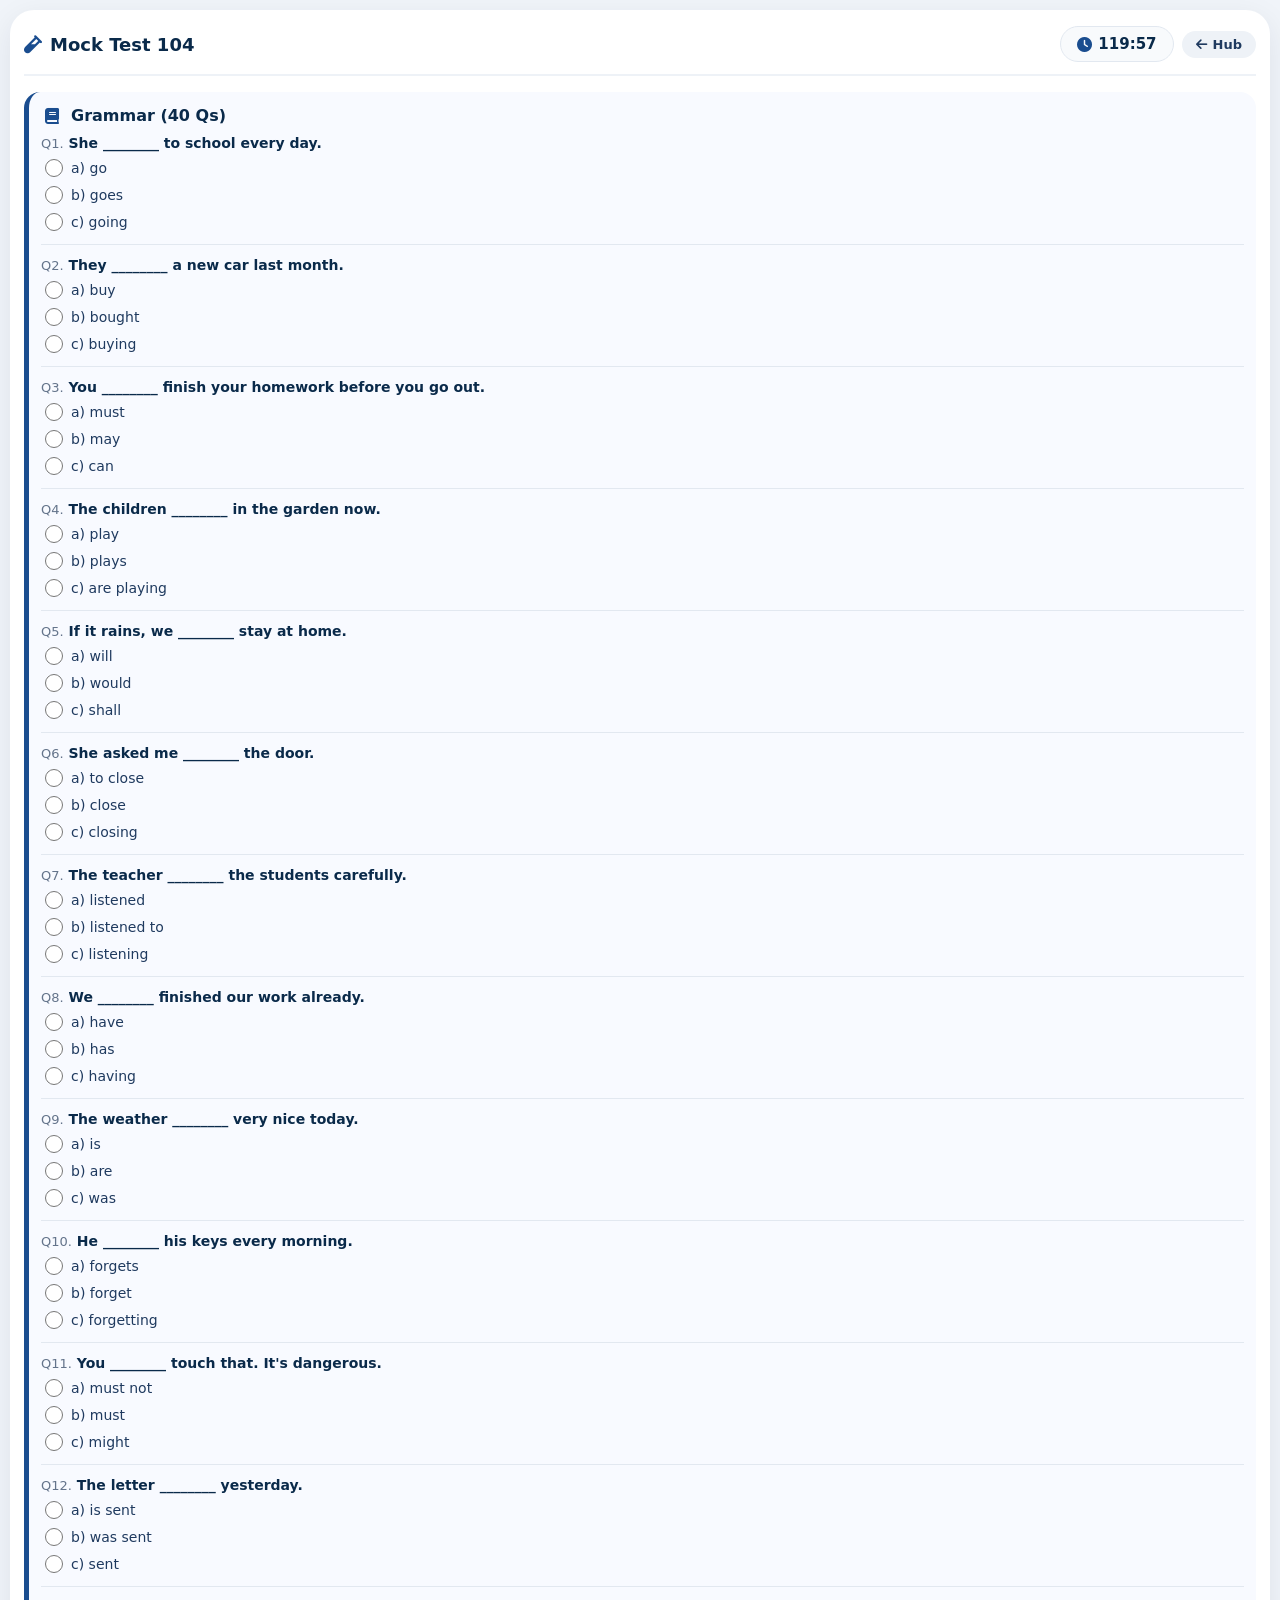
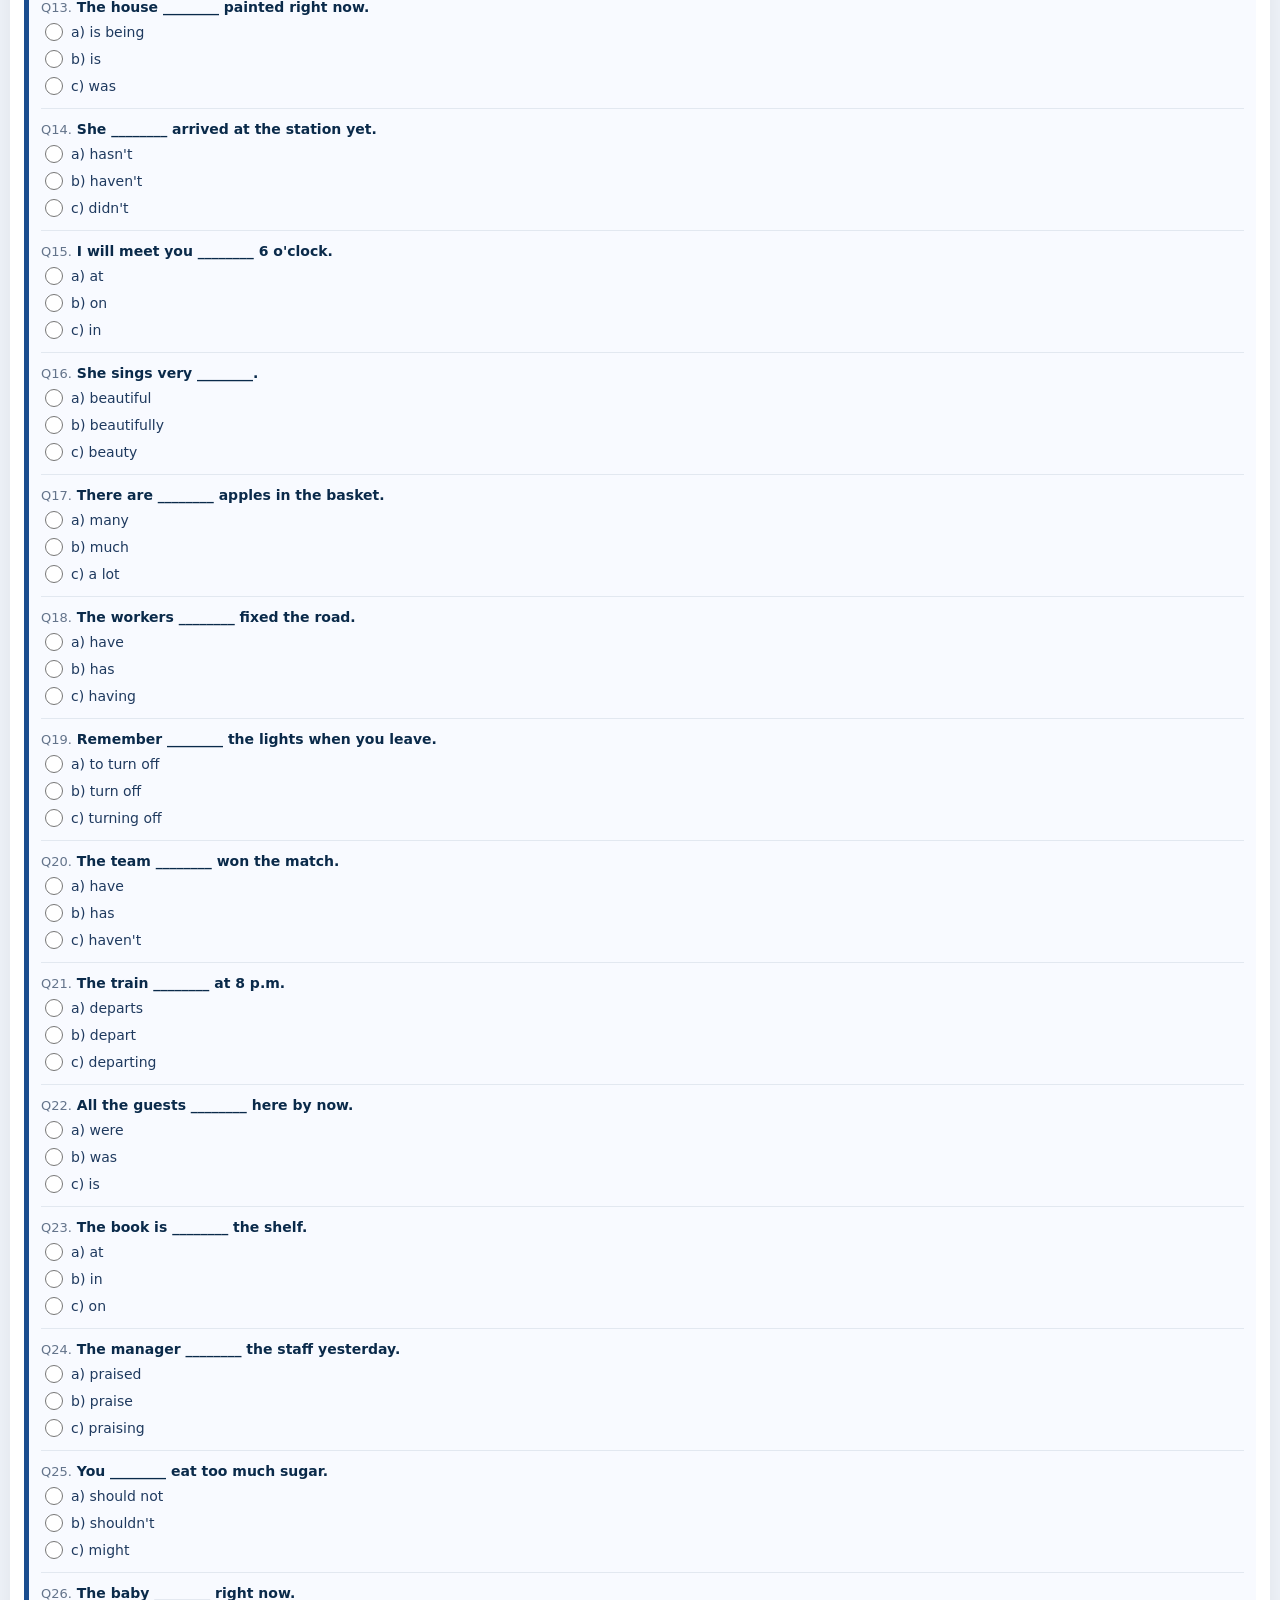
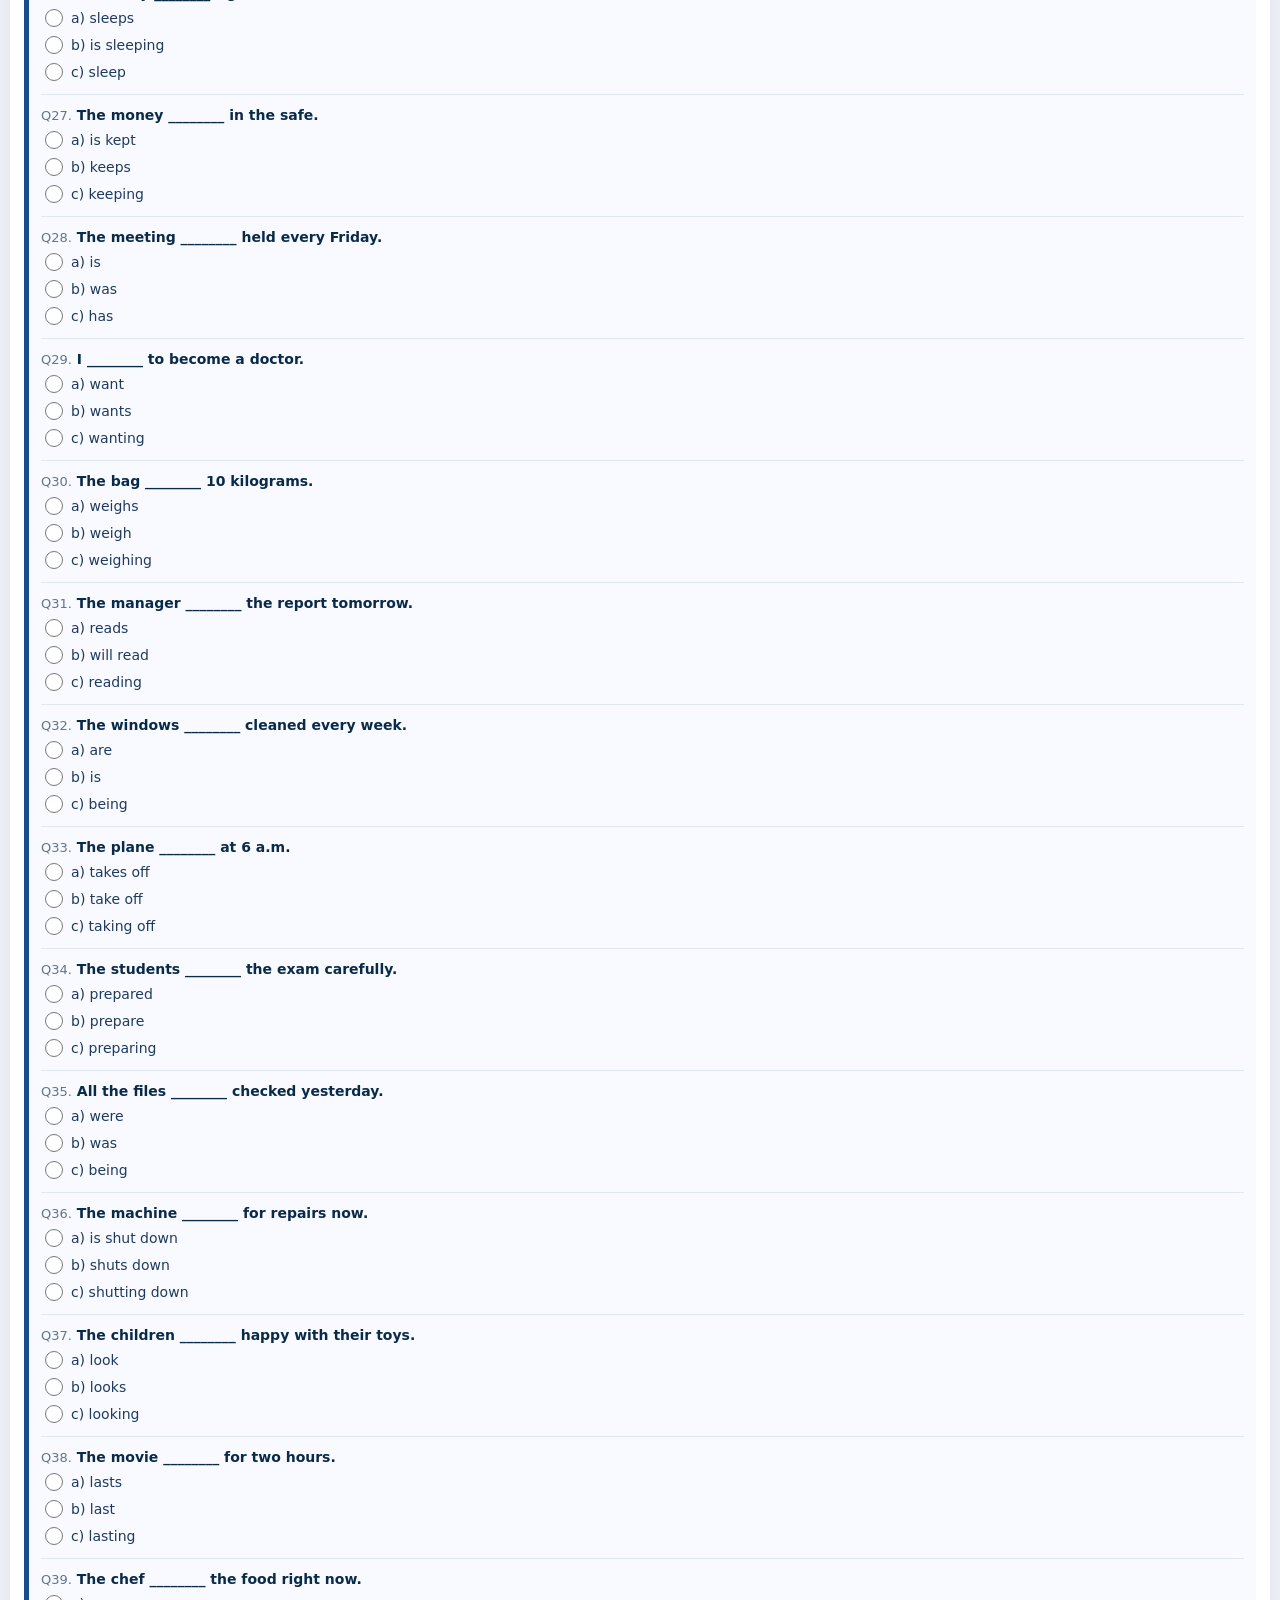
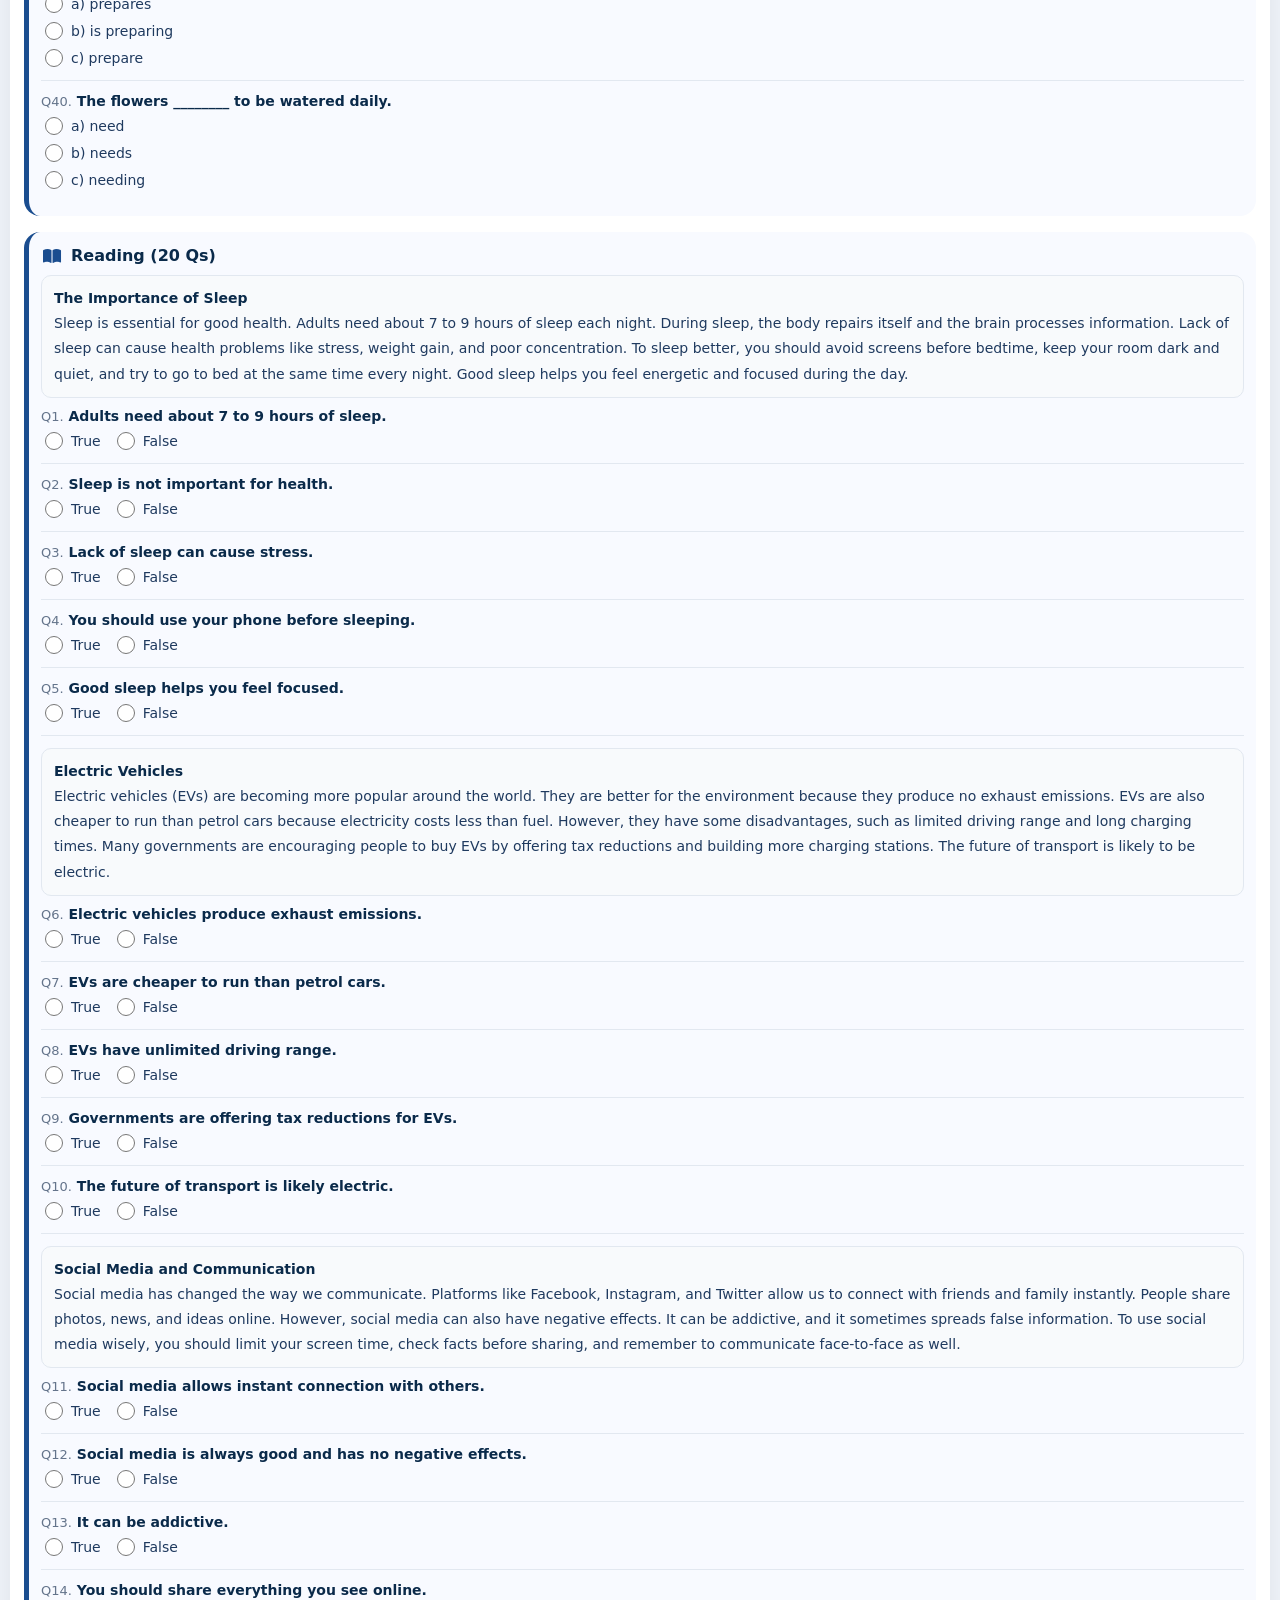
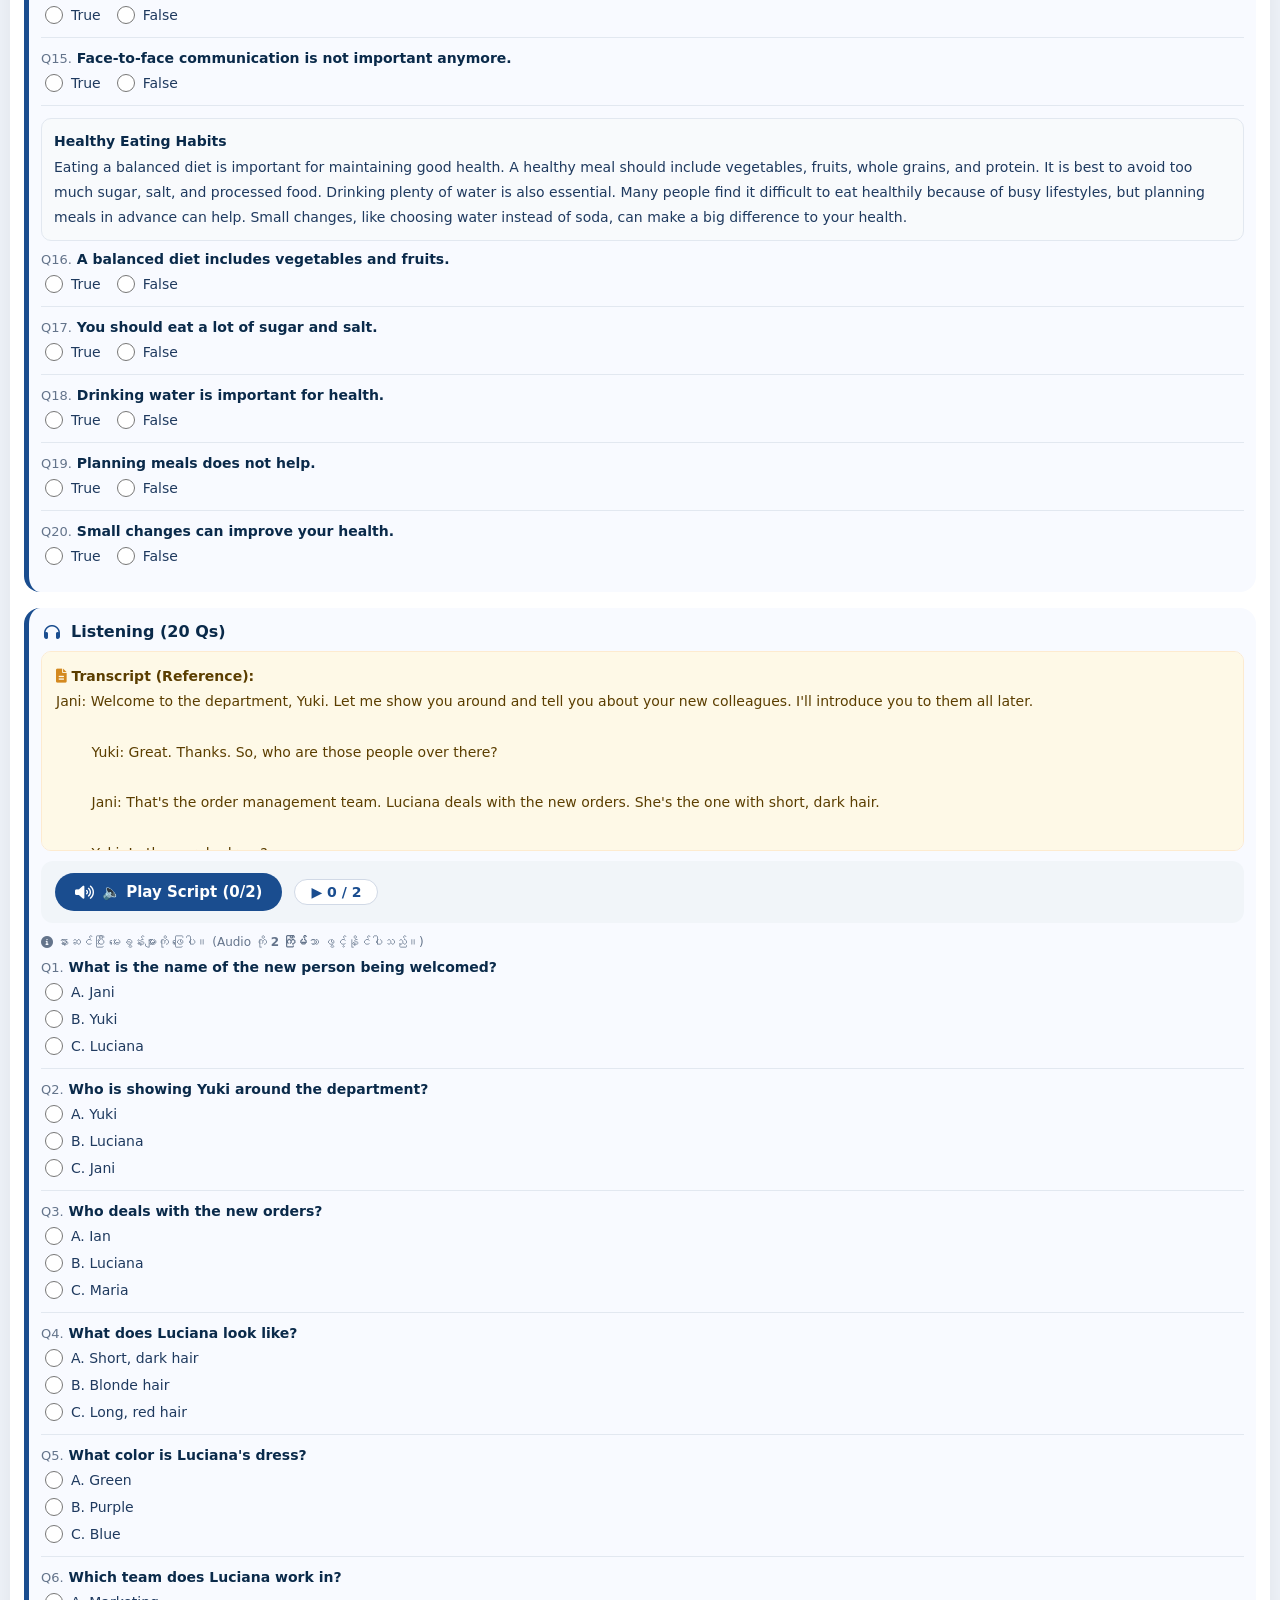
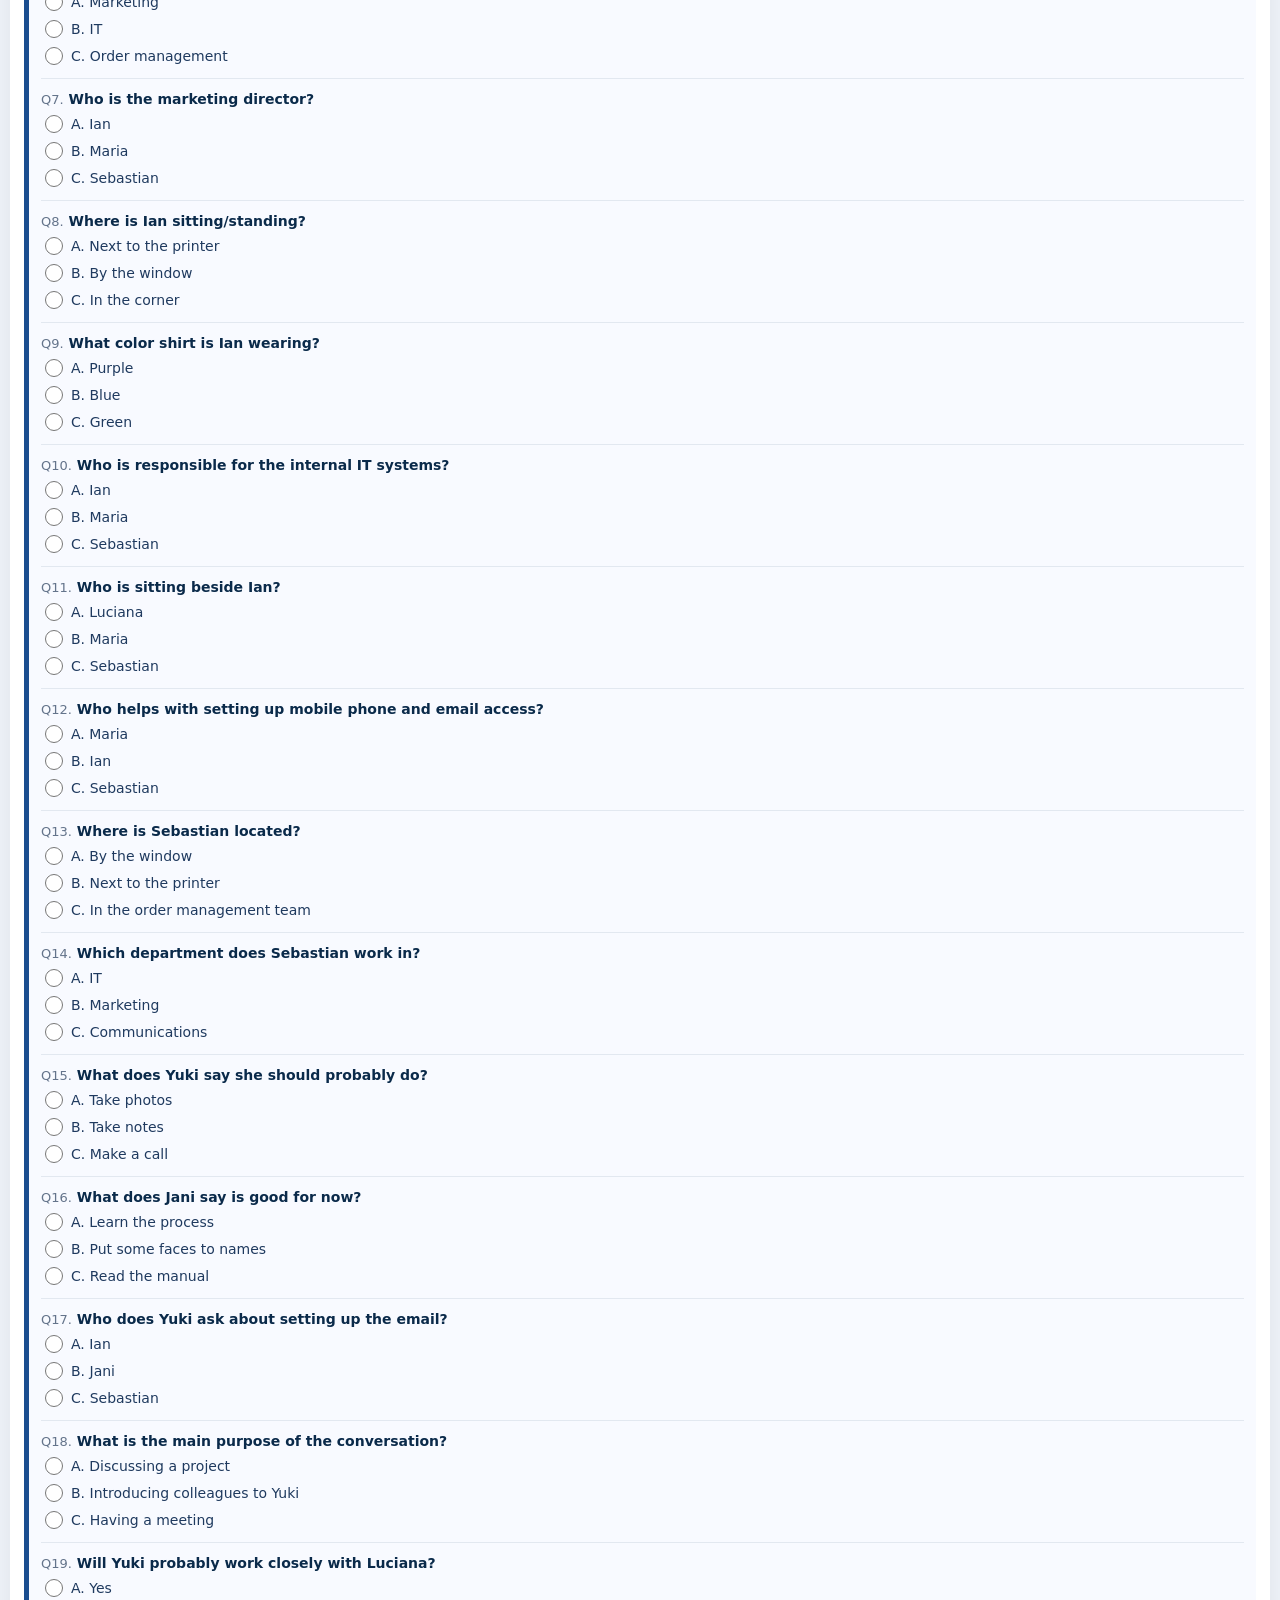
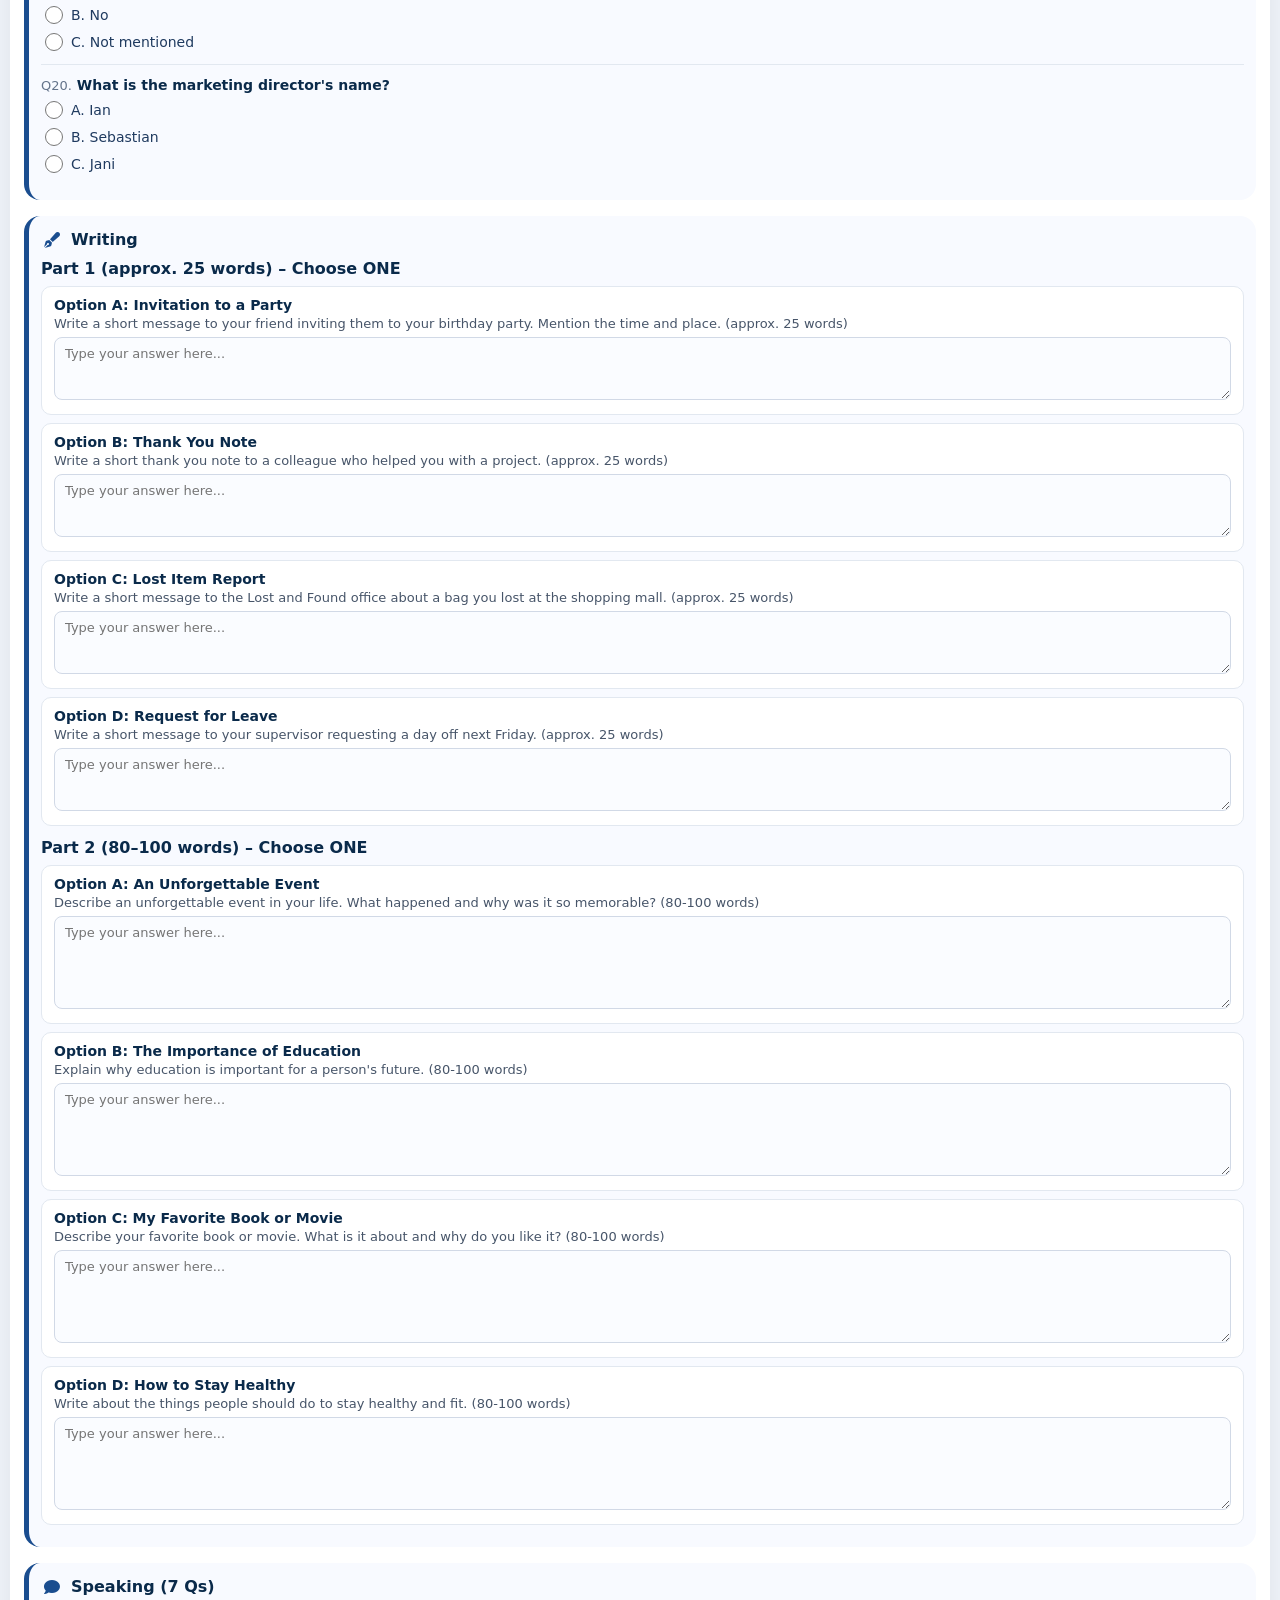
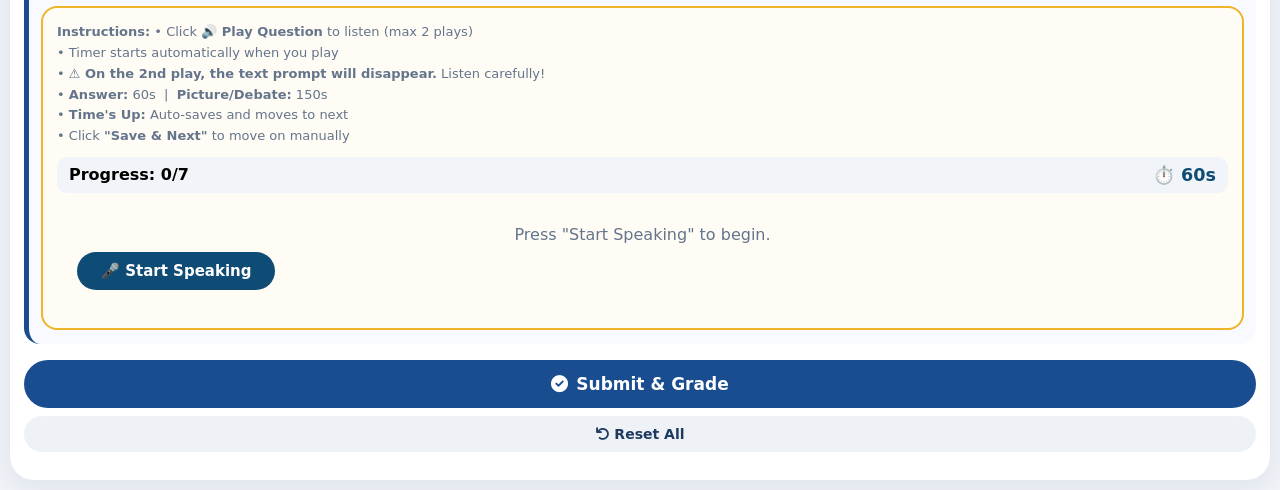
<file: test-104.html>
<!DOCTYPE html>
<html lang="my">
<head>
    <meta charset="UTF-8">
    <meta name="viewport" content="width=device-width, initial-scale=1.0, maximum-scale=1.0, user-scalable=yes">
    <title>Mock Test 104 – MEPT</title>
    <link rel="stylesheet" href="https://cdnjs.cloudflare.com/ajax/libs/font-awesome/6.0.0-beta3/css/all.min.css">
    <style>
        /* ===== RESET & BASE ===== */
        * {
            margin: 0;
            padding: 0;
            box-sizing: border-box;
            font-family: 'Segoe UI', 'Myanmar Text', system-ui, -apple-system, sans-serif;
        }

        body {
            background: #f0f4f9;
            min-height: 100vh;
            padding: 10px;
        }

        .container {
            max-width: 100%;
            margin: 0 auto;
            background: #ffffff;
            border-radius: 24px;
            padding: 16px 14px 24px;
            box-shadow: 0 8px 30px rgba(0, 20, 50, 0.08);
        }

        /* ===== TOP BAR ===== */
        .top-bar {
            display: flex;
            justify-content: space-between;
            align-items: center;
            border-bottom: 2px solid #eef2f7;
            padding-bottom: 12px;
            margin-bottom: 16px;
            flex-wrap: wrap;
            gap: 8px;
        }

        .top-bar h2 {
            font-size: 18px;
            color: #0a2a4a;
            display: flex;
            align-items: center;
            gap: 8px;
        }
        .top-bar h2 i { color: #1a4d8f; }

        .btn-back {
            background: #eef2f7;
            border: none;
            padding: 6px 14px;
            border-radius: 50px;
            font-weight: 600;
            font-size: 13px;
            color: #1f3a5f;
            text-decoration: none;
            display: flex;
            align-items: center;
            gap: 6px;
            transition: 0.2s;
        }
        .btn-back:active { transform: scale(0.95); background: #dce3ed; }

        .timer-bar {
            background: #f8fafc;
            padding: 8px 16px;
            border-radius: 50px;
            font-weight: 700;
            font-size: 15px;
            color: #0a2a4a;
            display: flex;
            align-items: center;
            gap: 6px;
            border: 1px solid #e2e8f0;
        }
        .timer-bar i { color: #1a4d8f; }

        /* ===== SECTION ===== */
        .section {
            background: #f8faff;
            border-radius: 16px;
            padding: 14px 12px;
            margin-bottom: 16px;
            border-left: 5px solid #1a4d8f;
        }

        .section-title {
            font-size: 16px;
            font-weight: 700;
            color: #0a2a4a;
            margin-bottom: 10px;
            display: flex;
            align-items: center;
            gap: 8px;
        }
        .section-title i { color: #1a4d8f; width: 22px; text-align: center; }

        .question {
            margin-bottom: 12px;
            padding-bottom: 10px;
            border-bottom: 1px solid #e2e8f0;
        }
        .question:last-child { border-bottom: none; margin-bottom: 0; }

        .q-text {
            font-size: 14px;
            font-weight: 600;
            color: #0a2a4a;
            margin-bottom: 5px;
        }
        .q-text .q-label { font-weight: 400; color: #64748b; font-size: 13px; }

        .options {
            display: flex;
            flex-direction: column;
            gap: 3px;
            padding-left: 4px;
        }
        .options label {
            font-size: 14px;
            color: #1f3a5f;
            display: flex;
            align-items: center;
            gap: 8px;
            padding: 3px 0;
            cursor: pointer;
            touch-action: manipulation;
        }
        .options input[type="radio"] {
            width: 18px;
            height: 18px;
            accent-color: #1a4d8f;
            cursor: pointer;
            flex-shrink: 0;
        }

        /* ===== READING ===== */
        .passage {
            background: #f8fafc;
            padding: 10px 12px;
            border-radius: 10px;
            border: 1px solid #e2e8f0;
            font-size: 14px;
            line-height: 1.8;
            color: #1f3a5f;
            margin-bottom: 10px;
            white-space: pre-wrap;
        }
        .passage strong { color: #0a2a4a; }

        /* ===== LISTENING ===== */
        .listening-script {
            background: #fef9e7;
            padding: 12px 14px;
            border-radius: 10px;
            border: 1px solid #fdebd0;
            font-size: 14px;
            line-height: 1.8;
            color: #5b3e00;
            margin-bottom: 10px;
            white-space: pre-wrap;
            max-height: 200px;
            overflow-y: auto;
        }
        .listening-script i { color: #d4891e; }

        .audio-container {
            background: #f1f5f9;
            padding: 12px 14px;
            border-radius: 12px;
            margin-bottom: 12px;
            display: flex;
            flex-wrap: wrap;
            align-items: center;
            gap: 12px;
        }
        .audio-container audio {
            flex: 1;
            min-width: 180px;
            height: 40px;
            width: 100%;
        }
        .play-status {
            font-weight: 600;
            font-size: 14px;
            color: #1a4d8f;
            background: #fff;
            padding: 4px 16px;
            border-radius: 50px;
            border: 1px solid #d1d9e6;
            white-space: nowrap;
        }
        .play-status.limited {
            color: #dc2626;
            background: #fee2e2;
            border-color: #dc2626;
        }

        /* ===== SPEAKING ===== */
        .speaking-card {
            border: 2px solid #f0b429;
            background: #fefcf5;
            border-radius: 16px;
            padding: 14px;
            margin-top: 6px;
        }
        .speaking-card .progress-bar {
            display: flex;
            justify-content: space-between;
            align-items: center;
            padding: 8px 12px;
            background: #f1f5f9;
            border-radius: 10px;
            margin-bottom: 12px;
        }
        .speaking-card .timer-display {
            font-weight: 700;
            font-size: 1.1rem;
            color: #0f4c75;
        }
        .speak-btn {
            background: #0f4c75;
            color: #fff;
            border: none;
            padding: 12px 24px;
            border-radius: 50px;
            font-size: 1rem;
            font-weight: 600;
            cursor: pointer;
            transition: 0.2s;
            touch-action: manipulation;
        }
        .speak-btn:active { transform: scale(0.95); }
        .speak-btn.playing { background: #e53e3e; }
        .speak-btn:disabled {
            opacity: 0.5;
            cursor: not-allowed;
            transform: none !important;
        }

        .speaking-prompt-box {
            background: #f1f5f9;
            padding: 12px 14px;
            border-radius: 10px;
            margin: 12px 0;
            border-left: 4px solid #f0b429;
            transition: all 0.3s ease;
        }
        .speaking-prompt-box strong {
            color: #0a2a4a;
            display: block;
            margin-bottom: 4px;
            font-size: 14px;
        }
        .speaking-prompt-box p {
            margin: 0;
            font-size: 15px;
            line-height: 1.6;
            color: #1f3a5f;
        }

        .speaking-card textarea {
            width: 100%;
            padding: 10px 12px;
            border-radius: 10px;
            border: 1px solid #d1d9e6;
            font-family: inherit;
            font-size: 14px;
            background: #fafcff;
            min-height: 80px;
            resize: vertical;
        }

        /* ===== WRITING ===== */
        .writing-option {
            background: #fff;
            padding: 10px 12px;
            border-radius: 10px;
            border: 1px solid #e2e8f0;
            margin-bottom: 8px;
        }
        .writing-option h5 { color: #0a2a4a; font-size: 14px; margin-bottom: 3px; }
        .writing-option p { font-size: 13px; color: #475569; margin-bottom: 6px; }
        .writing-option textarea {
            width: 100%;
            padding: 8px 10px;
            border-radius: 8px;
            border: 1px solid #d1d9e6;
            font-family: inherit;
            font-size: 13px;
            background: #fafcff;
            min-height: 60px;
            resize: vertical;
        }

        /* ===== BUTTONS ===== */
        .btn-submit {
            background: #1a4d8f;
            color: #fff;
            border: none;
            padding: 14px 0;
            width: 100%;
            border-radius: 50px;
            font-size: 17px;
            font-weight: 700;
            cursor: pointer;
            transition: 0.2s;
            margin: 8px 0 4px;
            display: flex;
            align-items: center;
            justify-content: center;
            gap: 8px;
            touch-action: manipulation;
        }
        .btn-submit:active { transform: scale(0.97); background: #0f3a6b; }

        .btn-reset {
            background: #eef2f7;
            color: #1f3a5f;
            border: none;
            padding: 10px 0;
            width: 100%;
            border-radius: 50px;
            font-size: 14px;
            font-weight: 600;
            cursor: pointer;
            transition: 0.2s;
            margin: 4px 0;
            touch-action: manipulation;
        }
        .btn-reset:active { transform: scale(0.97); background: #dce3ed; }

        /* ===== RESULTS ===== */
        #resultsContainer {
            display: none;
            animation: fadeIn 0.4s ease;
            margin-top: 16px;
        }
        #resultsContainer.show { display: block; }
        @keyframes fadeIn {
            from { opacity: 0; transform: translateY(12px); }
            to { opacity: 1; transform: translateY(0); }
        }

        .result-section {
            background: #f8faff;
            border-radius: 12px;
            padding: 12px 14px;
            margin-bottom: 10px;
            border-left: 5px solid #1a4d8f;
            display: flex;
            justify-content: space-between;
            align-items: center;
            flex-wrap: wrap;
        }
        .result-section .label { font-weight: 600; font-size: 14px; color: #0a2a4a; }
        .result-section .grade {
            font-weight: 800;
            font-size: 18px;
            padding: 2px 14px;
            border-radius: 50px;
        }
        .grade-a { background: #dcfce7; color: #166534; }
        .grade-b { background: #fef9e7; color: #92400e; }
        .grade-c { background: #fee2e2; color: #991b1b; }

        .overall-result {
            background: #1a4d8f;
            color: #fff;
            border-radius: 14px;
            padding: 14px 16px;
            text-align: center;
            font-size: 17px;
            font-weight: 700;
            margin-top: 10px;
        }
        .overall-result.fail { background: #991b1b; }
        .overall-result .sub { font-weight: 400; font-size: 13px; opacity: 0.9; }

        /* ===== RESPONSIVE ===== */
        @media (max-width: 480px) {
            .container { padding: 12px 10px 16px; }
            .top-bar h2 { font-size: 16px; }
            .section { padding: 12px 10px; }
            .section-title { font-size: 15px; }
            .q-text { font-size: 13px; }
            .options label { font-size: 13px; }
            .passage { font-size: 13px; padding: 8px 10px; }
            .listening-script { font-size: 13px; padding: 10px 12px; }
            .speaking-prompt-box p { font-size: 14px; }
            .speaking-card textarea { font-size: 13px; }
            .writing-option textarea { font-size: 13px; }
            .btn-submit { font-size: 15px; padding: 12px 0; }
            .audio-container audio { min-width: 120px; }
        }

        @media (max-width: 380px) {
            .result-section { flex-direction: column; align-items: flex-start; gap: 4px; }
            .top-bar { flex-direction: column; align-items: stretch; }
            .timer-bar { justify-content: center; }
        }

        /* ===== SCROLLBAR ===== */
        ::-webkit-scrollbar { width: 5px; height: 5px; }
        ::-webkit-scrollbar-track { background: #f0f4f9; border-radius: 10px; }
        ::-webkit-scrollbar-thumb { background: #b8c9e0; border-radius: 10px; }
    </style>
</head>
<body>

    <div class="container">

        <!-- TOP BAR -->
        <div class="top-bar">
            <h2><i class="fas fa-vial"></i> Mock Test 104</h2>
            <div style="display:flex; gap:8px; align-items:center; flex-wrap:wrap;">
                <span class="timer-bar" id="timerDisplay"><i class="fas fa-clock"></i> 120:00</span>
                <a href="mocktest.html" class="btn-back"><i class="fas fa-arrow-left"></i> Hub</a>
            </div>
        </div>

        <!-- EXAM FORM -->
        <form id="testForm" onsubmit="return false;">

            <!-- ===== GRAMMAR (40) ===== -->
            <div class="section">
                <div class="section-title"><i class="fas fa-book"></i> Grammar (40 Qs)</div>
                <div id="grammarQuestions"></div>
            </div>

            <!-- ===== READING (20) ===== -->
            <div class="section">
                <div class="section-title"><i class="fas fa-book-open"></i> Reading (20 Qs)</div>
                <div id="readingQuestions"></div>
            </div>

            <!-- ===== LISTENING (20) ===== -->
            <div class="section">
                <div class="section-title"><i class="fas fa-headphones"></i> Listening (20 Qs)</div>
                <div id="listeningQuestions"></div>
            </div>

            <!-- ===== WRITING ===== -->
            <div class="section">
                <div class="section-title"><i class="fas fa-pen-fancy"></i> Writing</div>
                <div id="writingQuestions"></div>
            </div>

            <!-- ===== SPEAKING (PERSONAL INFORMATION & PICTURE) ===== -->
            <div class="section">
                <div class="section-title"><i class="fas fa-comment"></i> Speaking (7 Qs)</div>
                <div id="speakingQuestions"></div>
            </div>

            <!-- BUTTONS -->
            <button type="button" class="btn-submit" id="submitBtn"><i class="fas fa-check-circle"></i> Submit & Grade</button>
            <button type="button" class="btn-reset" id="resetBtn"><i class="fas fa-undo"></i> Reset All</button>
        </form>

        <!-- ===== RESULTS ===== -->
        <div id="resultsContainer">
            <div id="resultsContent"></div>
            <button type="button" class="btn-reset" onclick="window.location.reload();"><i class="fas fa-redo"></i> Try Again</button>
        </div>

    </div>

    <script>
        // ================================================================
        // 0. LISTENING TRACKER (2 plays limit)
        // ================================================================
        let listeningPlayCount = 0;
        const MAX_LISTENING_PLAYS = 2;

        // ================================================================
        // 1. GRAMMAR DATA (40 NEW questions for Test 104)
        // ================================================================
        const GRAMMAR_DATA = [
            { q: "She ________ to school every day.", opts: ["a) go", "b) goes", "c) going"], ans: "b" },
            { q: "They ________ a new car last month.", opts: ["a) buy", "b) bought", "c) buying"], ans: "b" },
            { q: "You ________ finish your homework before you go out.", opts: ["a) must", "b) may", "c) can"], ans: "a" },
            { q: "The children ________ in the garden now.", opts: ["a) play", "b) plays", "c) are playing"], ans: "c" },
            { q: "If it rains, we ________ stay at home.", opts: ["a) will", "b) would", "c) shall"], ans: "a" },
            { q: "She asked me ________ the door.", opts: ["a) to close", "b) close", "c) closing"], ans: "a" },
            { q: "The teacher ________ the students carefully.", opts: ["a) listened", "b) listened to", "c) listening"], ans: "b" },
            { q: "We ________ finished our work already.", opts: ["a) have", "b) has", "c) having"], ans: "a" },
            { q: "The weather ________ very nice today.", opts: ["a) is", "b) are", "c) was"], ans: "a" },
            { q: "He ________ his keys every morning.", opts: ["a) forgets", "b) forget", "c) forgetting"], ans: "a" },
            { q: "You ________ touch that. It's dangerous.", opts: ["a) must not", "b) must", "c) might"], ans: "a" },
            { q: "The letter ________ yesterday.", opts: ["a) is sent", "b) was sent", "c) sent"], ans: "b" },
            { q: "The house ________ painted right now.", opts: ["a) is being", "b) is", "c) was"], ans: "a" },
            { q: "She ________ arrived at the station yet.", opts: ["a) hasn't", "b) haven't", "c) didn't"], ans: "a" },
            { q: "I will meet you ________ 6 o'clock.", opts: ["a) at", "b) on", "c) in"], ans: "a" },
            { q: "She sings very ________.", opts: ["a) beautiful", "b) beautifully", "c) beauty"], ans: "b" },
            { q: "There are ________ apples in the basket.", opts: ["a) many", "b) much", "c) a lot"], ans: "a" },
            { q: "The workers ________ fixed the road.", opts: ["a) have", "b) has", "c) having"], ans: "a" },
            { q: "Remember ________ the lights when you leave.", opts: ["a) to turn off", "b) turn off", "c) turning off"], ans: "a" },
            { q: "The team ________ won the match.", opts: ["a) have", "b) has", "c) haven't"], ans: "a" },
            { q: "The train ________ at 8 p.m.", opts: ["a) departs", "b) depart", "c) departing"], ans: "a" },
            { q: "All the guests ________ here by now.", opts: ["a) were", "b) was", "c) is"], ans: "a" },
            { q: "The book is ________ the shelf.", opts: ["a) at", "b) in", "c) on"], ans: "c" },
            { q: "The manager ________ the staff yesterday.", opts: ["a) praised", "b) praise", "c) praising"], ans: "a" },
            { q: "You ________ eat too much sugar.", opts: ["a) should not", "b) shouldn't", "c) might"], ans: "a" },
            { q: "The baby ________ right now.", opts: ["a) sleeps", "b) is sleeping", "c) sleep"], ans: "b" },
            { q: "The money ________ in the safe.", opts: ["a) is kept", "b) keeps", "c) keeping"], ans: "a" },
            { q: "The meeting ________ held every Friday.", opts: ["a) is", "b) was", "c) has"], ans: "a" },
            { q: "I ________ to become a doctor.", opts: ["a) want", "b) wants", "c) wanting"], ans: "a" },
            { q: "The bag ________ 10 kilograms.", opts: ["a) weighs", "b) weigh", "c) weighing"], ans: "a" },
            { q: "The manager ________ the report tomorrow.", opts: ["a) reads", "b) will read", "c) reading"], ans: "b" },
            { q: "The windows ________ cleaned every week.", opts: ["a) are", "b) is", "c) being"], ans: "a" },
            { q: "The plane ________ at 6 a.m.", opts: ["a) takes off", "b) take off", "c) taking off"], ans: "a" },
            { q: "The students ________ the exam carefully.", opts: ["a) prepared", "b) prepare", "c) preparing"], ans: "a" },
            { q: "All the files ________ checked yesterday.", opts: ["a) were", "b) was", "c) being"], ans: "a" },
            { q: "The machine ________ for repairs now.", opts: ["a) is shut down", "b) shuts down", "c) shutting down"], ans: "a" },
            { q: "The children ________ happy with their toys.", opts: ["a) look", "b) looks", "c) looking"], ans: "a" },
            { q: "The movie ________ for two hours.", opts: ["a) lasts", "b) last", "c) lasting"], ans: "a" },
            { q: "The chef ________ the food right now.", opts: ["a) prepares", "b) is preparing", "c) prepare"], ans: "b" },
            { q: "The flowers ________ to be watered daily.", opts: ["a) need", "b) needs", "c) needing"], ans: "a" }
        ];

        // ================================================================
        // 2. READING DATA (4 NEW passages - General Topics)
        // ================================================================
        const READING_DATA = [{
            title: "The Importance of Sleep",
            text: "Sleep is essential for good health. Adults need about 7 to 9 hours of sleep each night. During sleep, the body repairs itself and the brain processes information. Lack of sleep can cause health problems like stress, weight gain, and poor concentration. To sleep better, you should avoid screens before bedtime, keep your room dark and quiet, and try to go to bed at the same time every night. Good sleep helps you feel energetic and focused during the day.",
            questions: [
                { q: "Adults need about 7 to 9 hours of sleep.", ans: "T" },
                { q: "Sleep is not important for health.", ans: "F" },
                { q: "Lack of sleep can cause stress.", ans: "T" },
                { q: "You should use your phone before sleeping.", ans: "F" },
                { q: "Good sleep helps you feel focused.", ans: "T" }
            ]
        }, {
            title: "Electric Vehicles",
            text: "Electric vehicles (EVs) are becoming more popular around the world. They are better for the environment because they produce no exhaust emissions. EVs are also cheaper to run than petrol cars because electricity costs less than fuel. However, they have some disadvantages, such as limited driving range and long charging times. Many governments are encouraging people to buy EVs by offering tax reductions and building more charging stations. The future of transport is likely to be electric.",
            questions: [
                { q: "Electric vehicles produce exhaust emissions.", ans: "F" },
                { q: "EVs are cheaper to run than petrol cars.", ans: "T" },
                { q: "EVs have unlimited driving range.", ans: "F" },
                { q: "Governments are offering tax reductions for EVs.", ans: "T" },
                { q: "The future of transport is likely electric.", ans: "T" }
            ]
        }, {
            title: "Social Media and Communication",
            text: "Social media has changed the way we communicate. Platforms like Facebook, Instagram, and Twitter allow us to connect with friends and family instantly. People share photos, news, and ideas online. However, social media can also have negative effects. It can be addictive, and it sometimes spreads false information. To use social media wisely, you should limit your screen time, check facts before sharing, and remember to communicate face-to-face as well.",
            questions: [
                { q: "Social media allows instant connection with others.", ans: "T" },
                { q: "Social media is always good and has no negative effects.", ans: "F" },
                { q: "It can be addictive.", ans: "T" },
                { q: "You should share everything you see online.", ans: "F" },
                { q: "Face-to-face communication is not important anymore.", ans: "F" }
            ]
        }, {
            title: "Healthy Eating Habits",
            text: "Eating a balanced diet is important for maintaining good health. A healthy meal should include vegetables, fruits, whole grains, and protein. It is best to avoid too much sugar, salt, and processed food. Drinking plenty of water is also essential. Many people find it difficult to eat healthily because of busy lifestyles, but planning meals in advance can help. Small changes, like choosing water instead of soda, can make a big difference to your health.",
            questions: [
                { q: "A balanced diet includes vegetables and fruits.", ans: "T" },
                { q: "You should eat a lot of sugar and salt.", ans: "F" },
                { q: "Drinking water is important for health.", ans: "T" },
                { q: "Planning meals does not help.", ans: "F" },
                { q: "Small changes can improve your health.", ans: "T" }
            ]
        }];

        // ================================================================
        // 3. LISTENING DATA (20 questions based on "who_in_the_office.mp3")
        // ================================================================
        const LISTENING_SCRIPT = `Jani: Welcome to the department, Yuki. Let me show you around and tell you about your new colleagues. I'll introduce you to them all later.

        Yuki: Great. Thanks. So, who are those people over there?

        Jani: That's the order management team. Luciana deals with the new orders. She's the one with short, dark hair.

        Yuki: In the purple dress?

        Jani: Yeah, that's right. You'll probably work closely with her while you are learning about our ordering process.

        Yuki: Got it, thanks. And who's that over there? The guy who's on the phone?

        Jani: Oh, you mean the one by the window? In the green shirt? Ah, that's Ian. He's the marketing director. And that's Maria beside him. She's responsible for the internal IT systems.

        Yuki: OK, I'll try to remember all of this. I should probably be taking notes!

        Jani: Don't worry about it. For now it's just good to put some faces to names.

        Yuki: OK, great – and who do I talk to about setting up my mobile phone with email access? Is that also Maria?

        Jani: No, you need to talk to Sebastian who works in communications. He can help you. That's him over there, next to the printer.  

        Yuki: Thanks. I'll introduce myself to him later.`;

        const LISTENING_DATA = [
            { q: "What is the name of the new person being welcomed?", opts: ["A. Jani", "B. Yuki", "C. Luciana"], ans: "B" },
            { q: "Who is showing Yuki around the department?", opts: ["A. Yuki", "B. Luciana", "C. Jani"], ans: "C" },
            { q: "Who deals with the new orders?", opts: ["A. Ian", "B. Luciana", "C. Maria"], ans: "B" },
            { q: "What does Luciana look like?", opts: ["A. Short, dark hair", "B. Blonde hair", "C. Long, red hair"], ans: "A" },
            { q: "What color is Luciana's dress?", opts: ["A. Green", "B. Purple", "C. Blue"], ans: "B" },
            { q: "Which team does Luciana work in?", opts: ["A. Marketing", "B. IT", "C. Order management"], ans: "C" },
            { q: "Who is the marketing director?", opts: ["A. Ian", "B. Maria", "C. Sebastian"], ans: "A" },
            { q: "Where is Ian sitting/standing?", opts: ["A. Next to the printer", "B. By the window", "C. In the corner"], ans: "B" },
            { q: "What color shirt is Ian wearing?", opts: ["A. Purple", "B. Blue", "C. Green"], ans: "C" },
            { q: "Who is responsible for the internal IT systems?", opts: ["A. Ian", "B. Maria", "C. Sebastian"], ans: "B" },
            { q: "Who is sitting beside Ian?", opts: ["A. Luciana", "B. Maria", "C. Sebastian"], ans: "B" },
            { q: "Who helps with setting up mobile phone and email access?", opts: ["A. Maria", "B. Ian", "C. Sebastian"], ans: "C" },
            { q: "Where is Sebastian located?", opts: ["A. By the window", "B. Next to the printer", "C. In the order management team"], ans: "B" },
            { q: "Which department does Sebastian work in?", opts: ["A. IT", "B. Marketing", "C. Communications"], ans: "C" },
            { q: "What does Yuki say she should probably do?", opts: ["A. Take photos", "B. Take notes", "C. Make a call"], ans: "B" },
            { q: "What does Jani say is good for now?", opts: ["A. Learn the process", "B. Put some faces to names", "C. Read the manual"], ans: "B" },
            { q: "Who does Yuki ask about setting up the email?", opts: ["A. Ian", "B. Jani", "C. Sebastian"], ans: "B" },
            { q: "What is the main purpose of the conversation?", opts: ["A. Discussing a project", "B. Introducing colleagues to Yuki", "C. Having a meeting"], ans: "B" },
            { q: "Will Yuki probably work closely with Luciana?", opts: ["A. Yes", "B. No", "C. Not mentioned"], ans: "A" },
            { q: "What is the marketing director's name?", opts: ["A. Ian", "B. Sebastian", "C. Jani"], ans: "A" }
        ];

        // ================================================================
        // 4. SPEAKING DATA (7 NEW questions - Personal Info & Picture)
        // ================================================================
        const SPEAKING_DATA = [
            { type: "Personal Information", timeLimit: 60, prompt: "Tell me about yourself. What is your name, age, and where are you from?" },
            { type: "Personal Information", timeLimit: 60, prompt: "Describe your hometown. What is it famous for and what do you like about it?" },
            { type: "Personal Information", timeLimit: 60, prompt: "What do you like to do in your free time? Do you have any hobbies or interests?" },
            { type: "Personal Information", timeLimit: 60, prompt: "Describe your house or apartment. What does it look like and what rooms does it have?" },
            { type: "Personal Information", timeLimit: 60, prompt: "Tell me about a memorable journey or holiday you have had. What did you do and enjoy?" },
            { type: "Picture Description", timeLimit: 150, prompt: "Look at the picture of a family having dinner together. Describe the scene, the people, and what they are doing.", image: "104.png" },
            { type: "Debate", timeLimit: 150, prompt: "Some people think technology is making our lives easier and more convenient. Others think it is making us lazy. What is your opinion?" }
        ];

        // ================================================================
        // 5. WRITING DATA (NEW prompts - General)
        // ================================================================
        const WRITING_PART1 = [
            { id: 'A', title: "Invitation to a Party", task: "Write a short message to your friend inviting them to your birthday party. Mention the time and place. (approx. 25 words)" },
            { id: 'B', title: "Thank You Note", task: "Write a short thank you note to a colleague who helped you with a project. (approx. 25 words)" },
            { id: 'C', title: "Lost Item Report", task: "Write a short message to the Lost and Found office about a bag you lost at the shopping mall. (approx. 25 words)" },
            { id: 'D', title: "Request for Leave", task: "Write a short message to your supervisor requesting a day off next Friday. (approx. 25 words)" }
        ];
        const WRITING_PART2 = [
            { id: 'A', title: "An Unforgettable Event", task: "Describe an unforgettable event in your life. What happened and why was it so memorable? (80-100 words)" },
            { id: 'B', title: "The Importance of Education", task: "Explain why education is important for a person's future. (80-100 words)" },
            { id: 'C', title: "My Favorite Book or Movie", task: "Describe your favorite book or movie. What is it about and why do you like it? (80-100 words)" },
            { id: 'D', title: "How to Stay Healthy", task: "Write about the things people should do to stay healthy and fit. (80-100 words)" }
        ];

        // ================================================================
        // 6. TIMER
        // ================================================================
        let timerInterval;
        let timeLeft = 120 * 60;

        function startTimer() {
            if (timerInterval) clearInterval(timerInterval);
            timerInterval = setInterval(() => {
                timeLeft--;
                const m = Math.floor(timeLeft / 60);
                const s = timeLeft % 60;
                document.getElementById('timerDisplay').innerHTML = `<i class="fas fa-clock"></i> ${String(m).padStart(2,'0')}:${String(s).padStart(2,'0')}`;
                if (timeLeft <= 0) {
                    clearInterval(timerInterval);
                    alert('⏰ အချိန်ပြည့်ပါပြီ။');
                    submitExam();
                }
            }, 1000);
        }

        // ================================================================
        // 7. RENDER FUNCTIONS
        // ================================================================

        function renderGrammar() {
            const container = document.getElementById('grammarQuestions');
            let html = '';
            GRAMMAR_DATA.forEach((q, i) => {
                html += `<div class="question"><div class="q-text"><span class="q-label">Q${i+1}.</span> ${q.q}</div><div class="options">`;
                q.opts.forEach(opt => {
                    const val = opt.charAt(0);
                    html += `<label><input type="radio" name="gq${i}" value="${val}"> ${opt}</label>`;
                });
                html += `</div></div>`;
            });
            container.innerHTML = html;
        }

        function renderReading() {
            const container = document.getElementById('readingQuestions');
            let html = '', qNum = 1;
            READING_DATA.forEach(pass => {
                html += `<div class="passage"><strong>${pass.title}</strong>\n${pass.text}</div>`;
                pass.questions.forEach(q => {
                    html += `<div class="question"><div class="q-text"><span class="q-label">Q${qNum}.</span> ${q.q}</div>
                        <div class="options" style="flex-direction:row; gap:16px;">
                            <label><input type="radio" name="rq${qNum-1}" value="T"> True</label>
                            <label><input type="radio" name="rq${qNum-1}" value="F"> False</label>
                        </div></div>`;
                    qNum++;
                });
            });
            container.innerHTML = html;
        }

        // ================================================================
        // 7b. RENDER LISTENING (with MP3 and 2-play limit)
        // ================================================================
        // ================================================================
//  LISTENING RENDER (AI Voice - 2 Plays Limit)
// ================================================================
function renderListening() {
    const container = document.getElementById('listeningQuestions');
    if (!container) return;

    // Reset play count when rendering
    listeningPlayCount = 0;

    // Build HTML - Remove audio tag, add Play Script button
    let html = `
        <div class="listening-script" id="listeningScript"><i class="fas fa-file-alt"></i> <strong>Transcript (Reference):</strong>\n${LISTENING_SCRIPT}</div>
        
        <div style="background: #f1f5f9; padding: 12px 14px; border-radius: 12px; margin-bottom: 12px; display: flex; flex-wrap: wrap; align-items: center; gap: 12px;">
            <button class="play-btn" id="listeningPlayBtn" onclick="playListeningScript()" style="background: #1a4d8f; color: #fff; border: none; padding: 10px 20px; border-radius: 50px; font-size: 15px; font-weight: 600; cursor: pointer; transition: 0.2s; display: inline-flex; align-items: center; gap: 8px; touch-action: manipulation;">
                <i class="fas fa-volume-up"></i> 🔈 Play Script (0/${MAX_LISTENING_PLAYS})
            </button>
            <span id="listeningStatus" style="font-weight: 600; font-size: 14px; color: #1a4d8f; background: #fff; padding: 4px 16px; border-radius: 50px; border: 1px solid #d1d9e6;">▶️ 0 / ${MAX_LISTENING_PLAYS}</span>
        </div>
        <div style="font-size:12px; color:#64748b; margin-bottom:10px;">
            <i class="fas fa-info-circle"></i> နားဆင်ပြီး မေးခွန်းများကို ဖြေပါ။ (Audio ကို <strong>${MAX_LISTENING_PLAYS} ကြိမ်</strong>သာ ဖွင့်နိုင်ပါသည်။)
        </div>
    `;

    // Add questions
    LISTENING_DATA.forEach((q, i) => {
        html += `<div class="question"><div class="q-text"><span class="q-label">Q${i+1}.</span> ${q.q}</div><div class="options">`;
        q.opts.forEach(opt => {
            const val = opt.charAt(0);
            html += `<label><input type="radio" name="lq${i}" value="${val}"> ${opt}</label>`;
        });
        html += `</div></div>`;
    });
    container.innerHTML = html;

    // Update the status badge to reflect current count
    const status = document.getElementById('listeningStatus');
    if (status) {
        status.textContent = `▶️ ${listeningPlayCount} / ${MAX_LISTENING_PLAYS}`;
        if (listeningPlayCount >= MAX_LISTENING_PLAYS) {
            status.classList.add('limited');
            status.style.color = '#dc2626';
            status.style.background = '#fee2e2';
            status.style.borderColor = '#dc2626';
        }
    }
}

// ================================================================
//  PLAY LISTENING SCRIPT (AI Voice with 2-play limit)
// ================================================================
function playListeningScript() {
    const btn = document.getElementById('listeningPlayBtn');
    const status = document.getElementById('listeningStatus');
    if (!btn || !status) return;

    // If currently speaking, stop it
    if (window.speechSynthesis.speaking) {
        window.speechSynthesis.cancel();
        btn.innerHTML = `<i class="fas fa-volume-up"></i> 🔈 Play Script (${listeningPlayCount}/${MAX_LISTENING_PLAYS})`;
        btn.classList.remove('playing');
        return;
    }

    // Check play limit
    if (listeningPlayCount >= MAX_LISTENING_PLAYS) {
        alert(`⚠️ ဤအသံဖိုင် (Audio) ကို ${MAX_LISTENING_PLAYS} ကြိမ်သာ ဖွင့်နိုင်ပါသည်။`);
        return;
    }

    // Increment count
    listeningPlayCount++;
    btn.innerHTML = `<i class="fas fa-stop"></i> ⏹️ Playing... (${listeningPlayCount}/${MAX_LISTENING_PLAYS})`;
    btn.classList.add('playing');

    // Update status badge
    status.textContent = `▶️ ${listeningPlayCount} / ${MAX_LISTENING_PLAYS}`;
    if (listeningPlayCount >= MAX_LISTENING_PLAYS) {
        status.classList.add('limited');
        status.style.color = '#dc2626';
        status.style.background = '#fee2e2';
        status.style.borderColor = '#dc2626';
    } else {
        status.classList.remove('limited');
        status.style.color = '#1a4d8f';
        status.style.background = '#fff';
        status.style.borderColor = '#d1d9e6';
    }

    // Prepare the text to speak (clean up whitespace)
    const text = LISTENING_SCRIPT.replace(/\s+/g, ' ').trim();
    const utterance = new SpeechSynthesisUtterance(text);
    utterance.lang = 'en-US';
    utterance.rate = 0.85;
    utterance.pitch = 1;
    utterance.volume = 1;

    // Try to use a good voice (Google or Samantha for iOS)
    const voices = window.speechSynthesis.getVoices();
    const preferred = voices.find(v => v.lang.startsWith('en') && (v.name.includes('Google') || v.name.includes('Samantha'))) || 
                     voices.find(v => v.lang.startsWith('en')) || null;
    if (preferred) utterance.voice = preferred;

    // When speech ends
    utterance.onend = function() {
        btn.innerHTML = `<i class="fas fa-volume-up"></i> 🔈 Play Script (${listeningPlayCount}/${MAX_LISTENING_PLAYS})`;
        btn.classList.remove('playing');
        if (listeningPlayCount >= MAX_LISTENING_PLAYS) {
            btn.disabled = true;
            btn.style.opacity = '0.6';
            btn.style.cursor = 'not-allowed';
            btn.style.transform = 'none !important';
        }
    };

    utterance.onerror = function(event) {
        if (event.error !== 'canceled') {
            btn.innerHTML = `<i class="fas fa-volume-up"></i> 🔈 Play Script (${listeningPlayCount}/${MAX_LISTENING_PLAYS})`;
            btn.classList.remove('playing');
            alert('AI Voice ဖွင့်ရာတွင် အမှားရှိသည်။');
        }
    };

    window.speechSynthesis.speak(utterance);
}
        // ================================================================
        // 8. WRITING RENDER
        // ================================================================
        function renderWriting() {
            const container = document.getElementById('writingQuestions');
            let html = `<div style="font-weight:600; color:#0a2a4a; margin-bottom:8px;">Part 1 (approx. 25 words) – Choose ONE</div>`;
            WRITING_PART1.forEach(w => {
                html += `<div class="writing-option"><h5>Option ${w.id}: ${w.title}</h5><p>${w.task}</p><textarea id="w1${w.id}" rows="3" placeholder="Type your answer here..."></textarea></div>`;
            });
            html += `<div style="font-weight:600; color:#0a2a4a; margin:12px 0 8px;">Part 2 (80–100 words) – Choose ONE</div>`;
            WRITING_PART2.forEach(w => {
                html += `<div class="writing-option"><h5>Option ${w.id}: ${w.title}</h5><p>${w.task}</p><textarea id="w2${w.id}" rows="5" placeholder="Type your answer here..."></textarea></div>`;
            });
            container.innerHTML = html;
        }

        // ================================================================
        // 9. SPEAKING SYSTEM
        // ================================================================
        let speakingTimer = null;
        let speakingTimeLeft = 60;
        let speakingPlayCount = 0;
        const MAX_SPEAKING_PLAYS = 2;
        let currentSpeakingIndex = 0;
        let speakingAnswers = new Array(SPEAKING_DATA.length).fill('');
        let isSpeakingTimeUp = false;
        let speakingTimerStarted = false;

        function showSpeakingQuestion(index) {
            if (index >= SPEAKING_DATA.length) {
                document.getElementById('speakingContainer').innerHTML = `
                    <div style="text-align:center; padding:30px; background:#f0fdf4; border-radius:12px;">
                        <h3 style="color:#166534;">✅ Speaking Completed!</h3>
                        <p style="color:#64748b;">All 7 questions answered.</p>
                        <button class="btn-submit" style="margin-top:12px; background:#166534;" onclick="document.getElementById('submitBtn').click();">Submit Exam</button>
                    </div>
                `;
                document.getElementById('speakingProgress').textContent = `${SPEAKING_DATA.length}/${SPEAKING_DATA.length}`;
                return;
            }
            clearInterval(speakingTimer);
            speakingTimerStarted = false;
            isSpeakingTimeUp = false;
            currentSpeakingIndex = index;
            const q = SPEAKING_DATA[index];
            const total = SPEAKING_DATA.length;
            const timeLimit = q.timeLimit || 60;
            speakingPlayCount = 0;
            document.getElementById('speakingProgress').textContent = `${index + 1}/${total}`;
            document.getElementById('speakingTimerDisplay').textContent = `⏱️ ${timeLimit}s`;
            document.getElementById('speakingTimerDisplay').style.color = '#0f4c75';
            const container = document.getElementById('speakingContainer');
            const typeLabel = q.type === 'Picture Description' ? '🖼️ Picture Description' :
                             q.type === 'Debate' ? '🎯 Debate' : '💬 Personal Information';
            
            let imageHtml = '';
            if (q.image) {
                imageHtml = `
                    <div style="text-align:center; margin:12px 0;">
                        <img src="${q.image}" alt="Speaking Image" 
                             style="max-width:100%; max-height:220px; border-radius:12px; border:2px solid #e2e8f0; padding:8px; background:white; box-shadow:0 2px 8px rgba(0,0,0,0.06);" 
                             onerror="this.style.display='none'">
                    </div>
                `;
            }

            container.innerHTML = `
                <div style="border:2px solid #f0b429; border-radius:14px; padding:14px; background:#fefcf5;">
                    <div style="display:flex; justify-content:space-between; align-items:center; margin-bottom:12px; flex-wrap:wrap; gap:6px;">
                        <div>
                            <span style="font-weight:600; color:#0f4c75;">Question ${index+1} of ${total}</span>
                            <span style="margin-left:8px; font-size:0.75rem; background:#f0b42920; padding:2px 12px; border-radius:20px; color:#92400e;">${typeLabel}</span>
                        </div>
                        <span id="speakingTimerDisplay" style="font-weight:700; font-size:1.1rem; color:#0f4c75;">⏱️ ${timeLimit}s</span>
                    </div>
                    <div style="text-align:center; padding:8px 0;">
                        <button class="speak-btn" id="speakBtnCurrent" onclick="playSpeakingQuestion(${index})">
                            🔊 Play Question (0/${MAX_SPEAKING_PLAYS})
                        </button>
                        <p style="font-size:0.8rem; color:#64748b; margin-top:6px;">
                            ${q.type === 'Picture Description' ? 'Listen, then describe what you see' : 
                              q.type === 'Debate' ? 'Listen, then share your opinion' : 
                              'Listen, then introduce yourself / talk about the topic'}
                            <br><span style="color:#dc2626; font-weight:600;">(Text prompt will disappear after the 2nd play)</span>
                        </p>
                    </div>
                    ${imageHtml}
                    <div class="speaking-prompt-box" id="speakingPromptBox">
                        <strong>📌 Question Prompt:</strong>
                        <p>${q.prompt}</p>
                    </div>
                    <div>
                        <label style="font-weight:500; display:block; margin-bottom:4px; font-size:14px;">Your Answer:</label>
                        <textarea id="sp_${index}" rows="5" placeholder="Type your answer here..." style="width:100%; padding:10px 12px; border-radius:10px; border:1px solid #d1d9e6; font-family:inherit; font-size:14px; background:#fafcff; resize:vertical;">${speakingAnswers[index] || ''}</textarea>
                    </div>
                    <div style="display:flex; gap:10px; margin-top:12px; justify-content:flex-end; flex-wrap:wrap;">
                        <button class="btn-submit" style="background:#0f4c75; padding:8px 20px; font-size:14px; width:auto;" onclick="saveSpeakingAndNext(${index})">Save & Next →</button>
                    </div>
                </div>
            `;
        }

        function playSpeakingQuestion(index) {
            const btn = document.getElementById('speakBtnCurrent');
            if (!btn) return;

            if (speakingPlayCount >= MAX_SPEAKING_PLAYS) {
                alert('❌ This question has been played the maximum times (2). The text prompt has been hidden.');
                return;
            }

            if (window.speechSynthesis.speaking) {
                window.speechSynthesis.cancel();
                btn.textContent = `🔊 Play Question (${speakingPlayCount}/${MAX_SPEAKING_PLAYS})`;
                btn.classList.remove('playing');
                return;
            }

            const q = SPEAKING_DATA[index];
            speakingPlayCount++;
            btn.textContent = `🔊 Playing... (${speakingPlayCount}/${MAX_SPEAKING_PLAYS})`;
            btn.classList.add('playing');

            if (speakingPlayCount === MAX_SPEAKING_PLAYS) {
                const promptBox = document.getElementById('speakingPromptBox');
                if (promptBox) {
                    promptBox.style.display = 'none';
                }
            }

            const utterance = new SpeechSynthesisUtterance(q.prompt);
            utterance.lang = 'en-US';
            utterance.rate = 0.85;
            utterance.pitch = 1;
            utterance.volume = 1;
            const voices = window.speechSynthesis.getVoices();
            const preferred = voices.find(v => v.lang.startsWith('en') && (v.name.includes('Google') || v.name.includes('Samantha'))) || 
                             voices.find(v => v.lang.startsWith('en')) || null;
            if (preferred) utterance.voice = preferred;
            
            const timeLimit = q.timeLimit || 60;
            if (!speakingTimerStarted && !isSpeakingTimeUp) {
                speakingTimeLeft = timeLimit;
                speakingTimerStarted = true;
                document.getElementById('speakingTimerDisplay').textContent = `⏱️ ${speakingTimeLeft}s`;
                document.getElementById('speakingTimerDisplay').style.color = '#0f4c75';
                clearInterval(speakingTimer);
                speakingTimer = setInterval(() => {
                    speakingTimeLeft--;
                    document.getElementById('speakingTimerDisplay').textContent = `⏱️ ${speakingTimeLeft}s`;
                    if (speakingTimeLeft <= 10) document.getElementById('speakingTimerDisplay').style.color = '#e53e3e';
                    if (speakingTimeLeft <= 0) {
                        clearInterval(speakingTimer);
                        speakingTimerStarted = false;
                        isSpeakingTimeUp = true;
                        document.getElementById('speakingTimerDisplay').textContent = '⏱️ Time\'s Up!';
                        document.getElementById('speakingTimerDisplay').style.color = '#e53e3e';
                        const textarea = document.getElementById(`sp_${index}`);
                        if (textarea) speakingAnswers[index] = textarea.value;
                        setTimeout(() => { saveSpeakingAndNext(index); }, 1500);
                    }
                }, 1000);
            }

            utterance.onend = function() {
                btn.textContent = `🔊 Play Question (${speakingPlayCount}/${MAX_SPEAKING_PLAYS})`;
                btn.classList.remove('playing');
                if (speakingPlayCount >= MAX_SPEAKING_PLAYS) {
                    btn.disabled = true;
                    btn.style.opacity = '0.6';
                    btn.textContent = `🔊 Locked (${speakingPlayCount}/${MAX_SPEAKING_PLAYS})`;
                }
            };
            utterance.onerror = function() {
                btn.textContent = `🔊 Play Question (${speakingPlayCount}/${MAX_SPEAKING_PLAYS})`;
                btn.classList.remove('playing');
                if (speakingPlayCount >= MAX_SPEAKING_PLAYS) {
                    btn.disabled = true;
                    btn.style.opacity = '0.6';
                    btn.textContent = `🔊 Locked (${speakingPlayCount}/${MAX_SPEAKING_PLAYS})`;
                }
            };

            window.speechSynthesis.speak(utterance);
        }

        function saveSpeakingAndNext(index) {
            const textarea = document.getElementById(`sp_${index}`);
            if (textarea) speakingAnswers[index] = textarea.value;
            if (window.speechSynthesis.speaking) window.speechSynthesis.cancel();
            clearInterval(speakingTimer);
            speakingTimerStarted = false;
            isSpeakingTimeUp = false;
            showSpeakingQuestion(index + 1);
        }

        function renderSpeaking() {
            const container = document.getElementById('speakingQuestions');
            container.innerHTML = `
                <div class="speaking-card">
                    <div style="font-size:13px; color:#64748b; margin-bottom:10px; line-height:1.6;">
                        <strong>Instructions:</strong> 
                        • Click <strong>🔊 Play Question</strong> to listen (max 2 plays)<br>
                        • Timer starts automatically when you play<br>
                        • <strong>⚠️ On the 2nd play, the text prompt will disappear.</strong> Listen carefully!<br>
                        • <strong>Answer:</strong> 60s &nbsp;|&nbsp; <strong>Picture/Debate:</strong> 150s<br>
                        • <strong>Time's Up:</strong> Auto-saves and moves to next<br>
                        • Click <strong>"Save & Next"</strong> to move on manually
                    </div>
                    <div class="progress-bar">
                        <span style="font-weight:600;">Progress: <span id="speakingProgress">0/${SPEAKING_DATA.length}</span></span>
                        <span id="speakingTimerDisplay" style="font-weight:700; font-size:1.1rem; color:#0f4c75;">⏱️ 60s</span>
                    </div>
                    <div id="speakingContainer">
                        <div style="text-align:center; padding:20px; color:#64748b;">
                            <p>Press "Start Speaking" to begin.</p>
                            <button class="btn-submit" style="background:#0f4c75; padding:10px 24px; width:auto; font-size:15px;" onclick="showSpeakingQuestion(0)">🎤 Start Speaking</button>
                        </div>
                    </div>
                </div>
            `;
        }

        // ================================================================
        // 10. SUBMIT & GRADE
        // ================================================================
        function getGrade(pct) {
            if (pct >= 90) return { grade: 'A', class: 'grade-a' };
            if (pct >= 70) return { grade: 'B', class: 'grade-b' };
            return { grade: 'C', class: 'grade-c' };
        }

        function submitExam() {
            if (timerInterval) clearInterval(timerInterval);
            if (speakingTimer) clearInterval(speakingTimer);
            if (window.speechSynthesis.speaking) window.speechSynthesis.cancel();

            let total = 0, max = 0;

            // ---- Grammar (40) ----
            let gScore = 0;
            const gAnswers = GRAMMAR_DATA.map(q => q.ans);
            gAnswers.forEach((ans, i) => {
                const sel = document.querySelector(`input[name="gq${i}"]:checked`);
                if (sel && sel.value === ans) gScore++;
            });
            total += gScore; max += 40;

            // ---- Reading (20 x 1.5 = 30) ----
            let rScore = 0;
            const rAnswers = READING_DATA.flatMap(p => p.questions.map(q => q.ans));
            rAnswers.forEach((ans, idx) => {
                const sel = document.querySelector(`input[name="rq${idx}"]:checked`);
                if (sel && sel.value === ans) rScore += 1.5;
            });
            total += rScore; max += 30;

            // ---- Listening (20 x 1.25 = 25) ----
            let lScore = 0;
            const lAnswers = LISTENING_DATA.map(q => q.ans);
            lAnswers.forEach((ans, i) => {
                const sel = document.querySelector(`input[name="lq${i}"]:checked`);
                if (sel && sel.value === ans) lScore += 1.25;
            });
            total += lScore; max += 25;

            // ---- Writing (Part1:10, Part2:15) ----
            let wScore = 0;
            let p1Text = '';
            WRITING_PART1.forEach(w => {
                const text = document.getElementById(`w1${w.id}`)?.value || '';
                if (text.length > p1Text.length) p1Text = text;
            });
            const wc1 = p1Text.split(/\s+/).filter(w => w.length > 0).length;
            wScore += Math.min(10, Math.floor(wc1 / 3));
            if (wc1 >= 20) wScore = 10;

            let p2Text = '';
            WRITING_PART2.forEach(w => {
                const text = document.getElementById(`w2${w.id}`)?.value || '';
                if (text.length > p2Text.length) p2Text = text;
            });
            const wc2 = p2Text.split(/\s+/).filter(w => w.length > 0).length;
            wScore += Math.min(15, Math.floor(wc2 / 5));
            if (wc2 >= 60) wScore = 15;
            total += wScore; max += 25;

            // ---- Speaking (scale to 15) ----
            let rawSpeaking = 0, rawMax = 0;
            SPEAKING_DATA.forEach((_, i) => {
                const text = speakingAnswers[i] || document.getElementById(`sp_${i}`)?.value || '';
                const wc = text.split(/\s+/).filter(w => w.length > 0).length;
                rawSpeaking += Math.min(1, Math.floor(wc / 3));
                rawMax += 1;
            });
            let sScore = rawMax > 0 ? Math.round((rawSpeaking / rawMax) * 15) : 0;
            total += sScore; max += 15;

            const pct = Math.round((total / max) * 100);
            const lGrade = getGrade(Math.round((lScore / 25) * 100));
            const sGrade = getGrade(Math.round((sScore / 15) * 100));
            const finalPass = !(lGrade.grade === 'C' || sGrade.grade === 'C');

            let html = `<div style="font-size:17px; font-weight:700; margin-bottom:12px; color:#0a2a4a;"><i class="fas fa-chart-pie"></i> Test Results</div>`;

            const sections = [
                { label: 'Grammar', score: gScore, max: 40 },
                { label: 'Reading', score: rScore, max: 30 },
                { label: 'Listening', score: lScore, max: 25 },
                { label: 'Writing', score: wScore, max: 25 },
                { label: 'Speaking', score: sScore, max: 15 }
            ];

            sections.forEach(sec => {
                const p = Math.round((sec.score / sec.max) * 100);
                const g = getGrade(p);
                html += `
                    <div class="result-section">
                        <span class="label">${sec.label}</span>
                        <span class="grade ${g.class}">${g.grade} (${sec.score}/${sec.max})</span>
                    </div>
                `;
            });

            html += `
                <div class="overall-result ${finalPass ? '' : 'fail'}">
                    <div>Overall: ${finalPass ? 'PASS' : 'FAIL'}</div>
                    <div class="sub">${finalPass ? 'All sections passed' : 'Fail: Listening or Speaking grade is C'}</div>
                    <div style="font-size:14px; font-weight:400; margin-top:4px;">Score: ${total}/${max} (${pct}%)</div>
                </div>
            `;

            document.getElementById('resultsContent').innerHTML = html;
            document.getElementById('resultsContainer').classList.add('show');
            document.getElementById('testForm').style.display = 'none';
        }

        // ================================================================
        // 11. RESET
        // ================================================================
        document.getElementById('resetBtn').addEventListener('click', function() {
            if (timerInterval) clearInterval(timerInterval);
            if (speakingTimer) clearInterval(speakingTimer);
            if (window.speechSynthesis.speaking) window.speechSynthesis.cancel();
            document.getElementById('testForm').reset();
            document.getElementById('resultsContainer').classList.remove('show');
            document.getElementById('testForm').style.display = 'block';
            timeLeft = 120 * 60;
            startTimer();
            window.scrollTo({ top: 0, behavior: 'smooth' });
            speakingAnswers = new Array(SPEAKING_DATA.length).fill('');
            currentSpeakingIndex = 0;
            renderSpeaking();
            renderListening();
        });

        // ================================================================
        // 12. INIT
        // ================================================================
        document.addEventListener('DOMContentLoaded', function() {
            renderGrammar();
            renderReading();
            renderListening();
            renderWriting();
            renderSpeaking();
            startTimer();

            if (window.speechSynthesis) {
                setTimeout(() => { window.speechSynthesis.getVoices(); }, 100);
            }

            document.getElementById('submitBtn').addEventListener('click', submitExam);
        });

        console.log('✅ Mock Test 104 updated - Listening: who_in_the_office.mp3');
        console.log('🎵 Listening: 2 plays max');
        console.log('📝 Picture: 104.png (Family dinner)');
    </script>

</body>
</html>
</file>
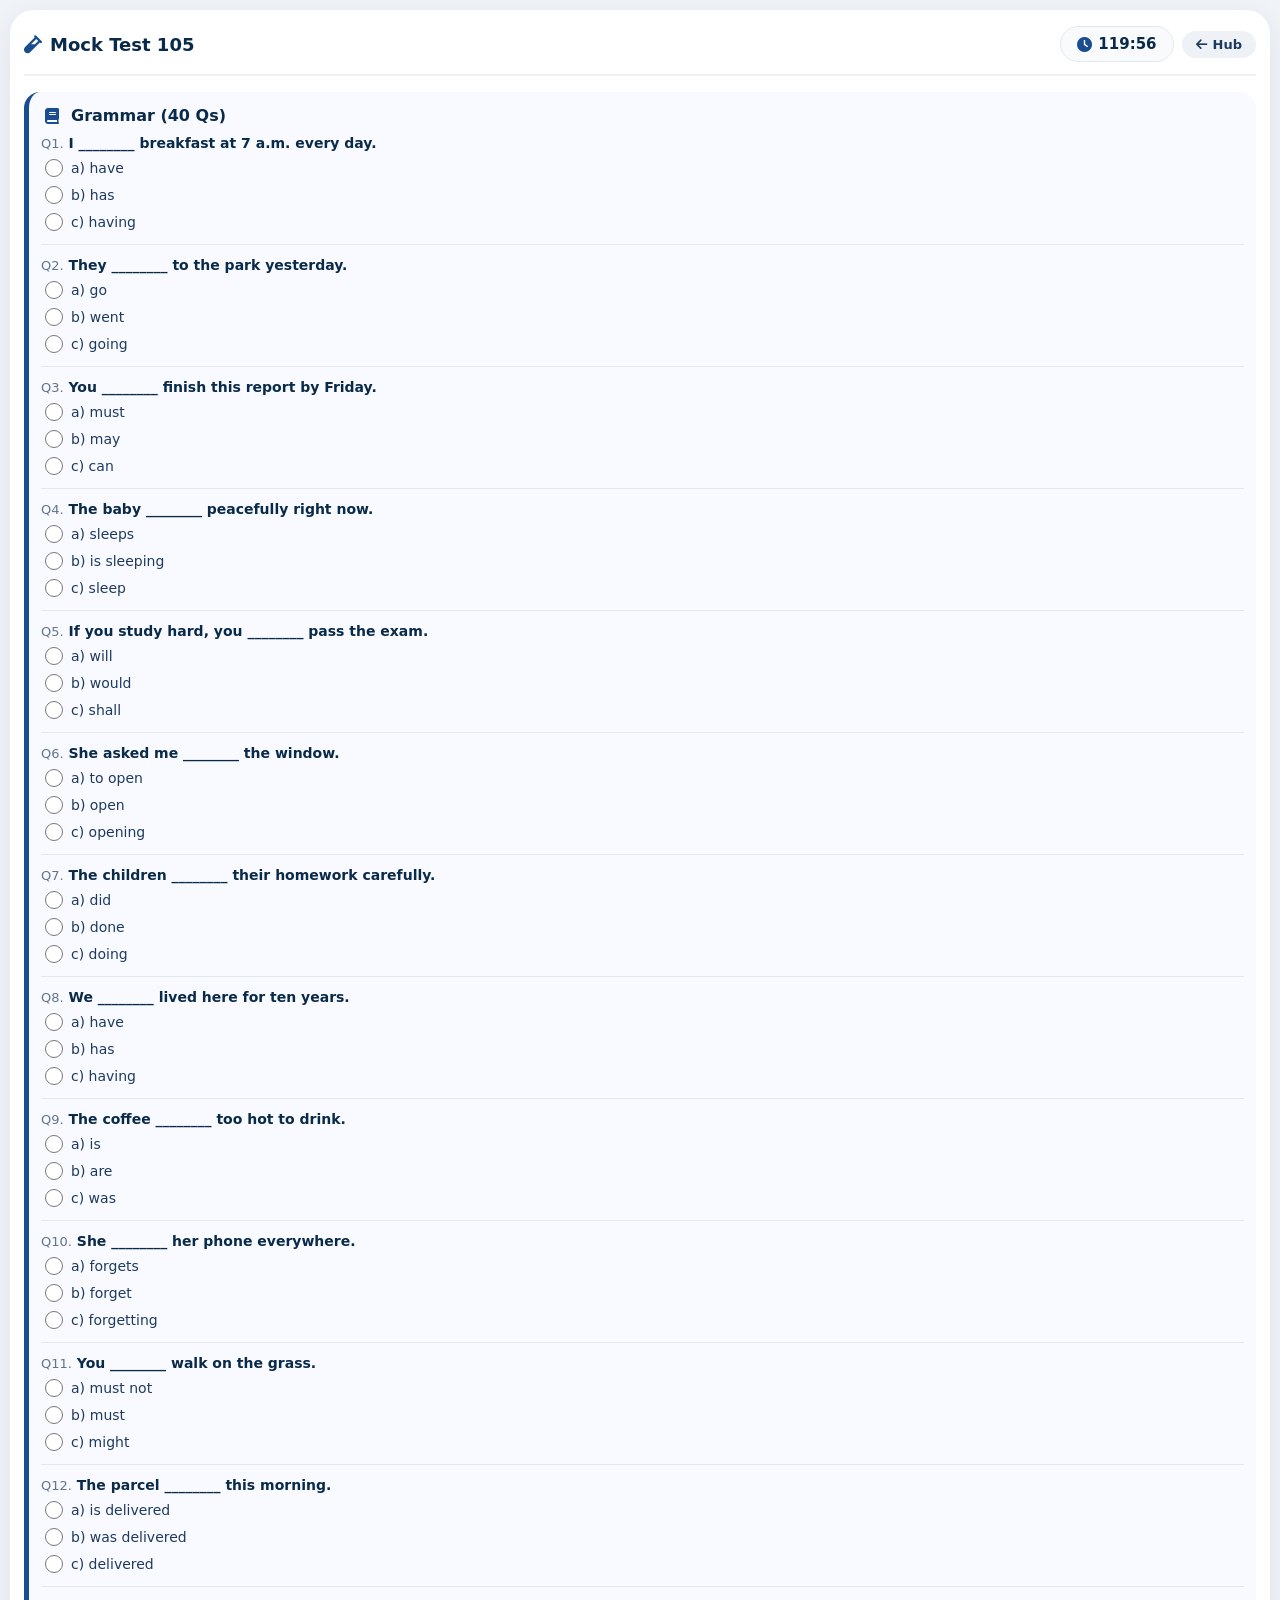
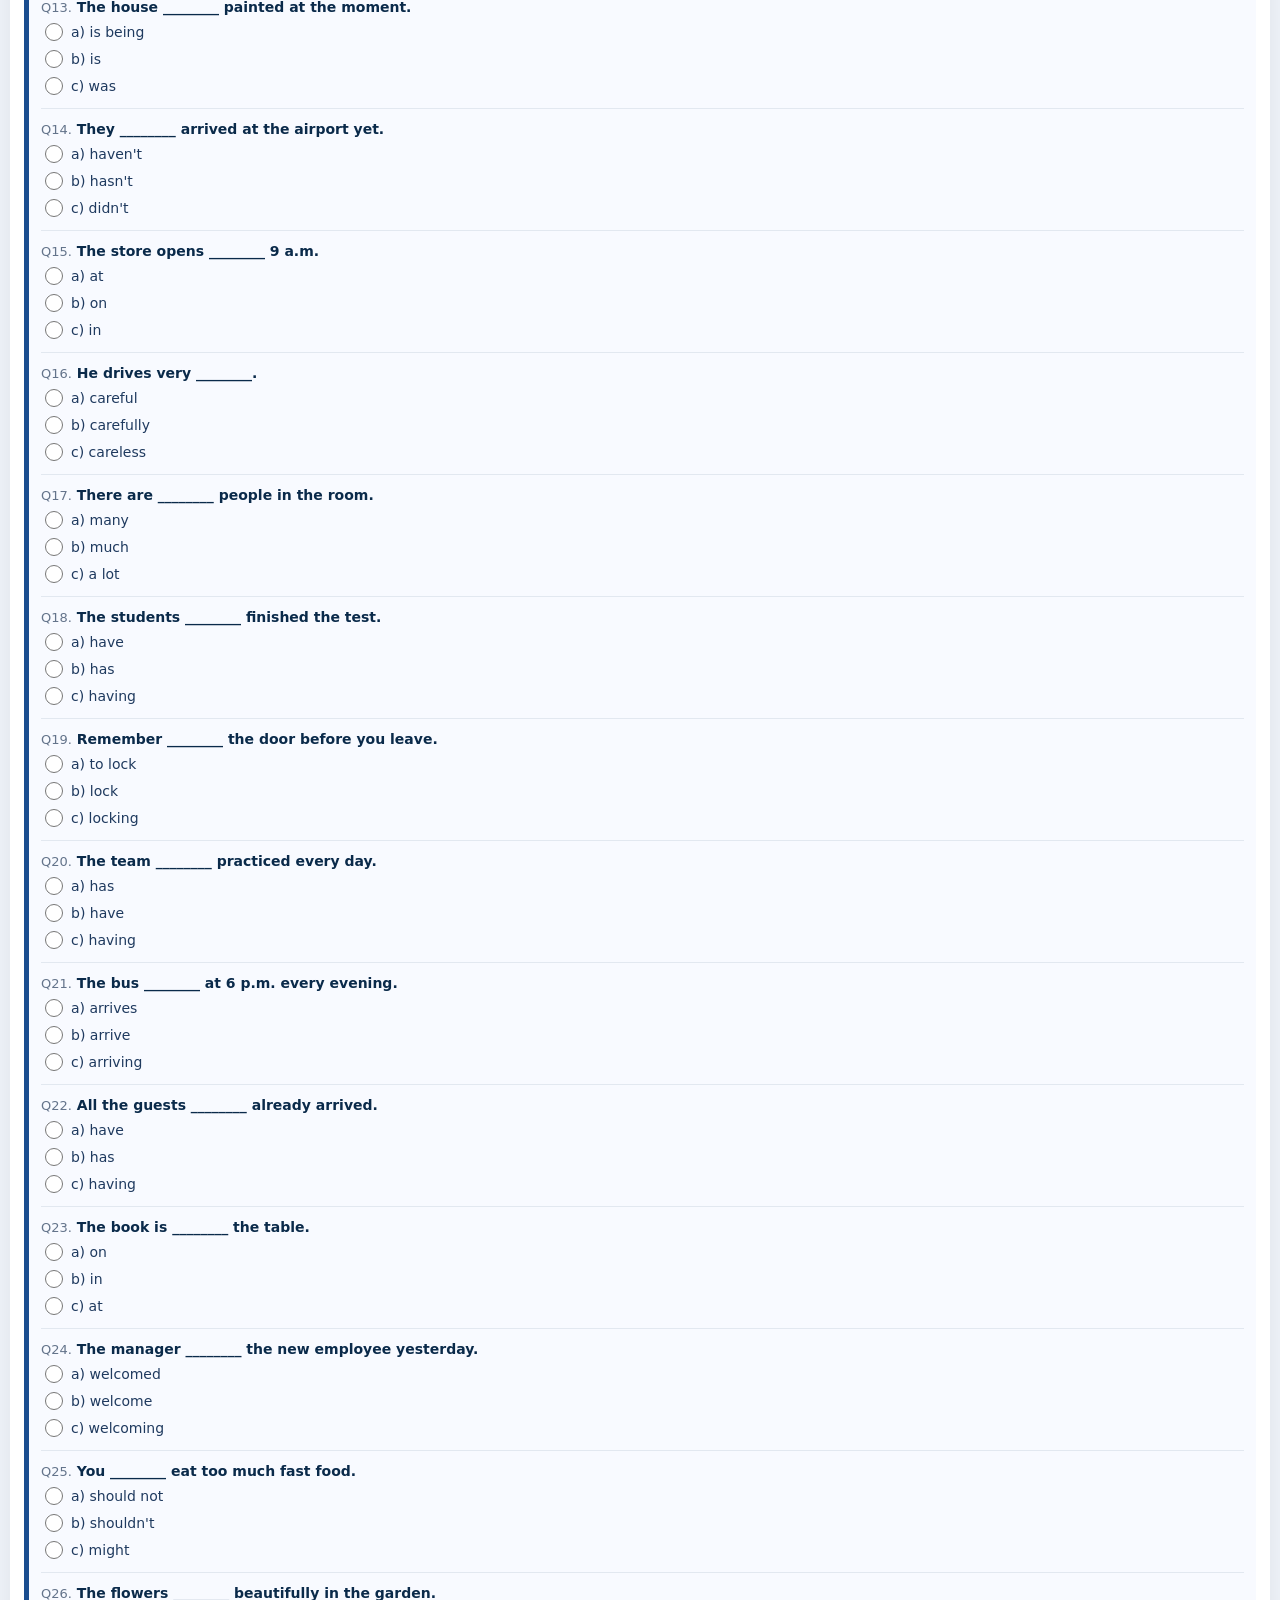
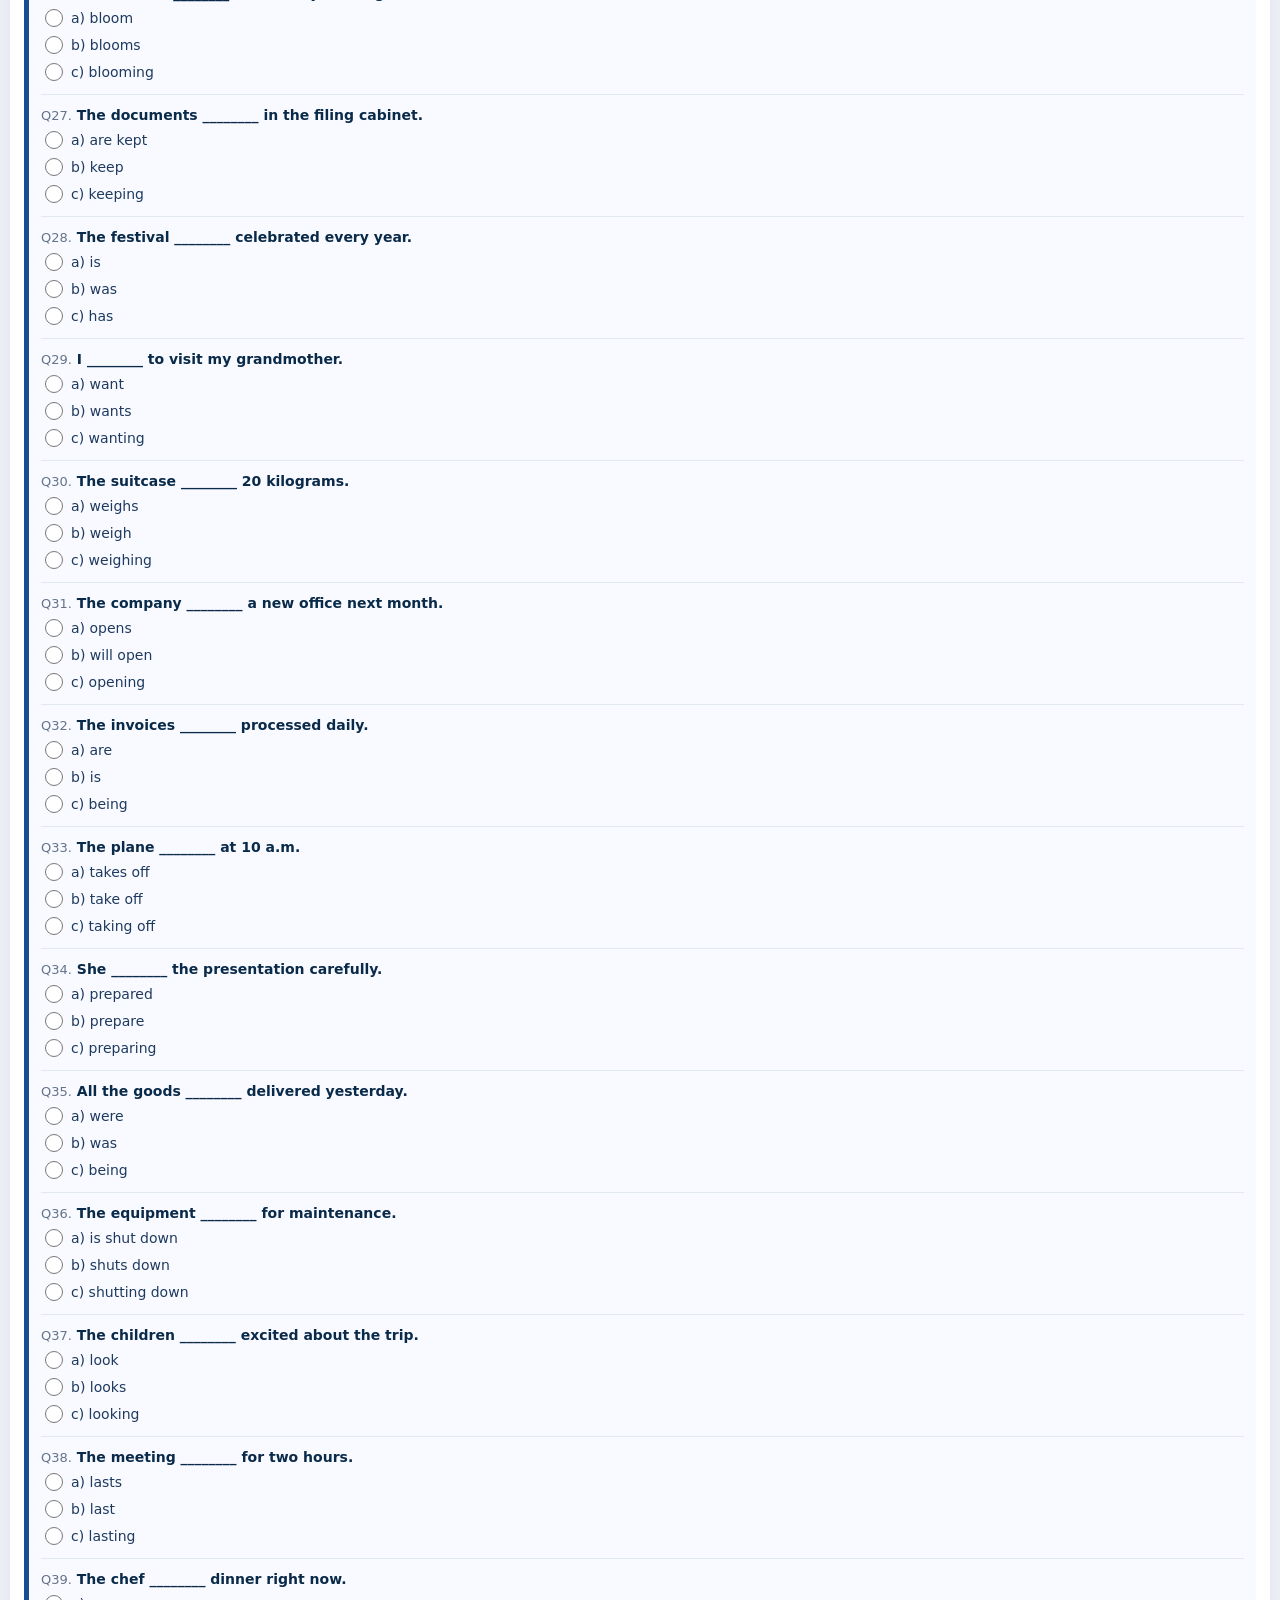
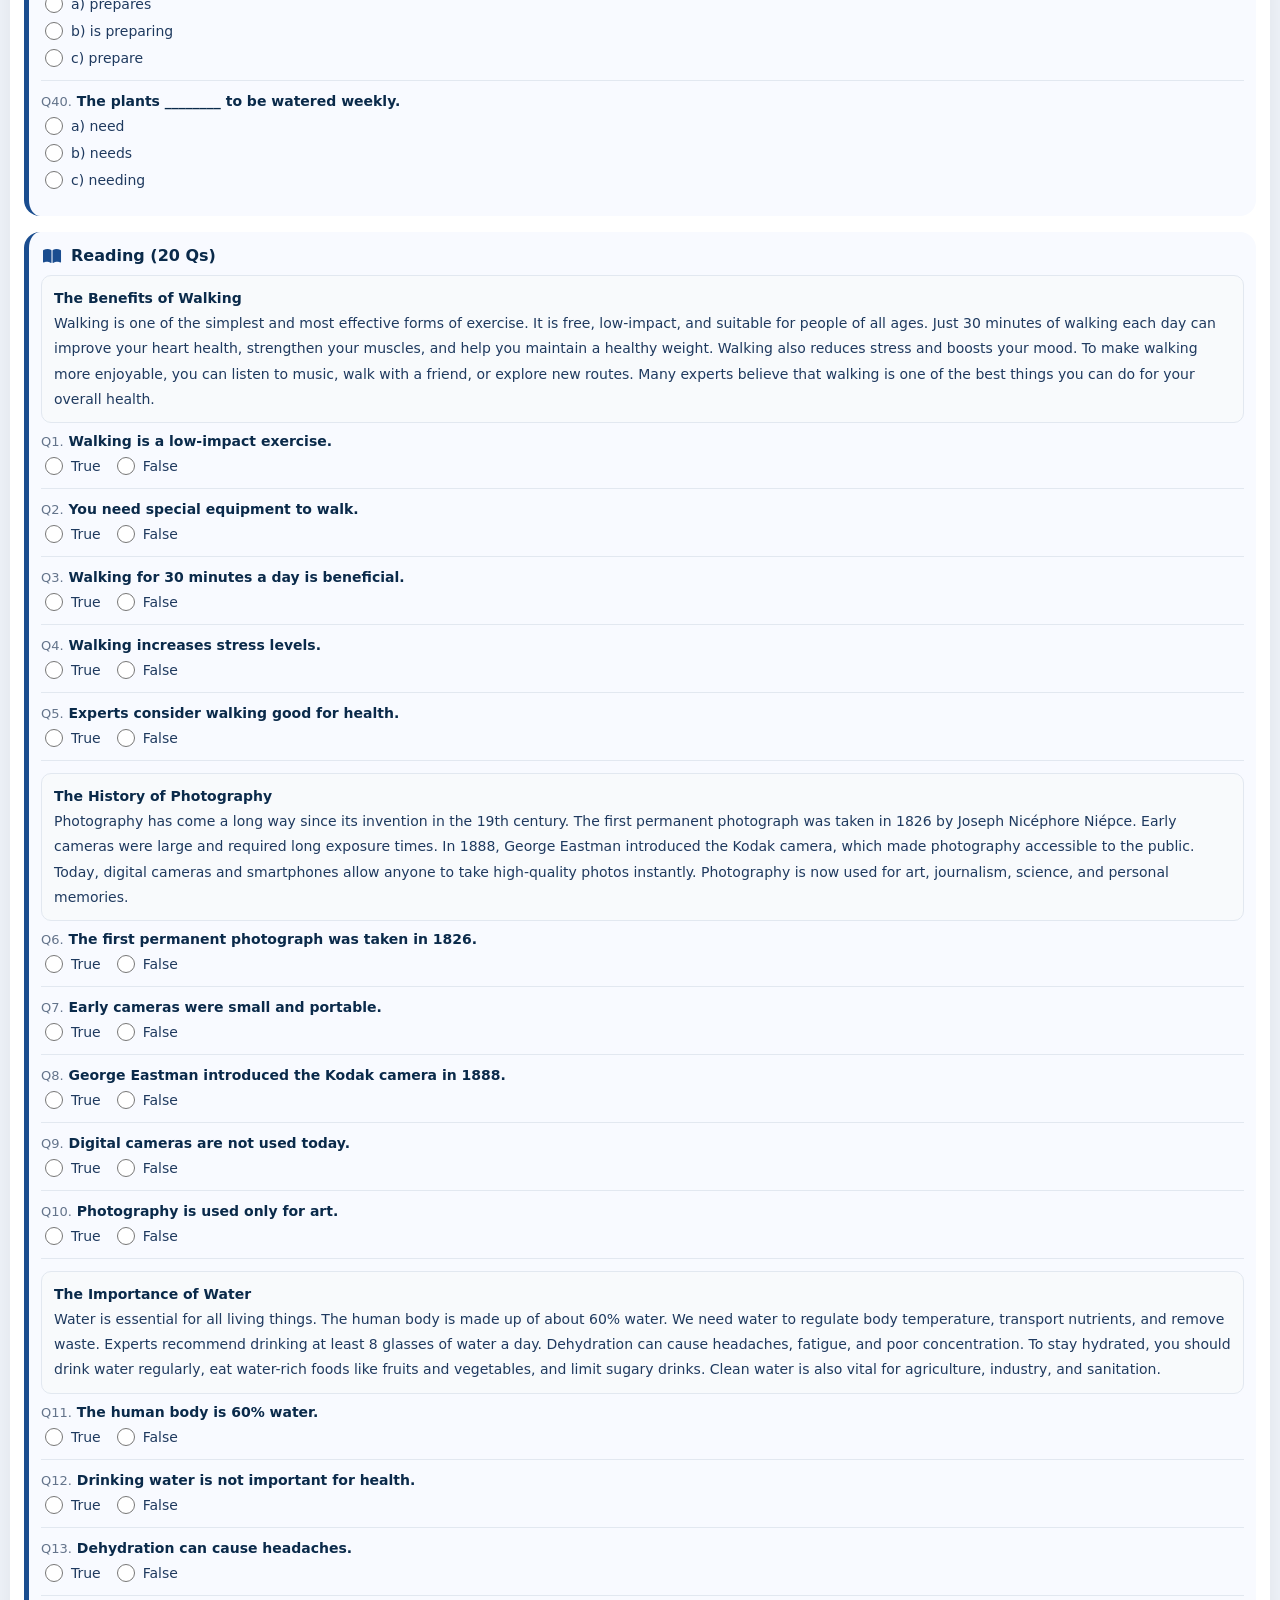
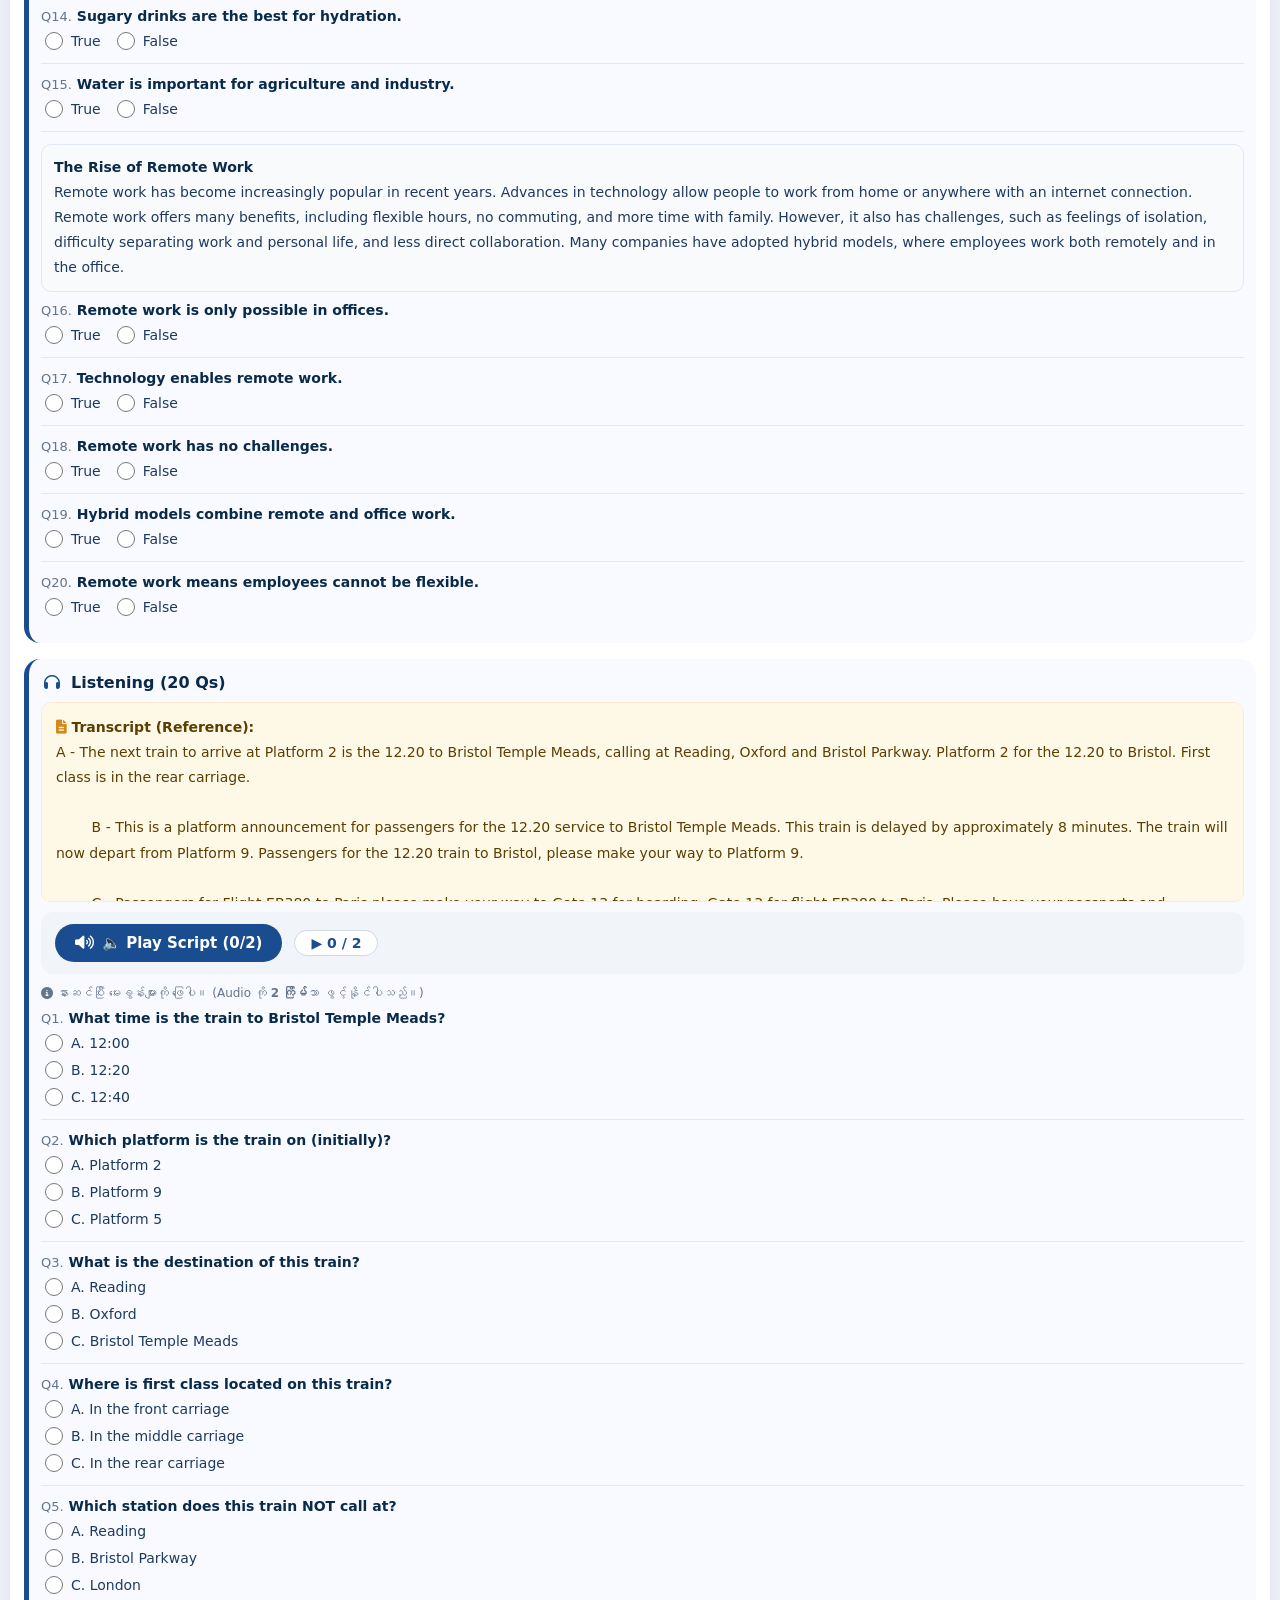
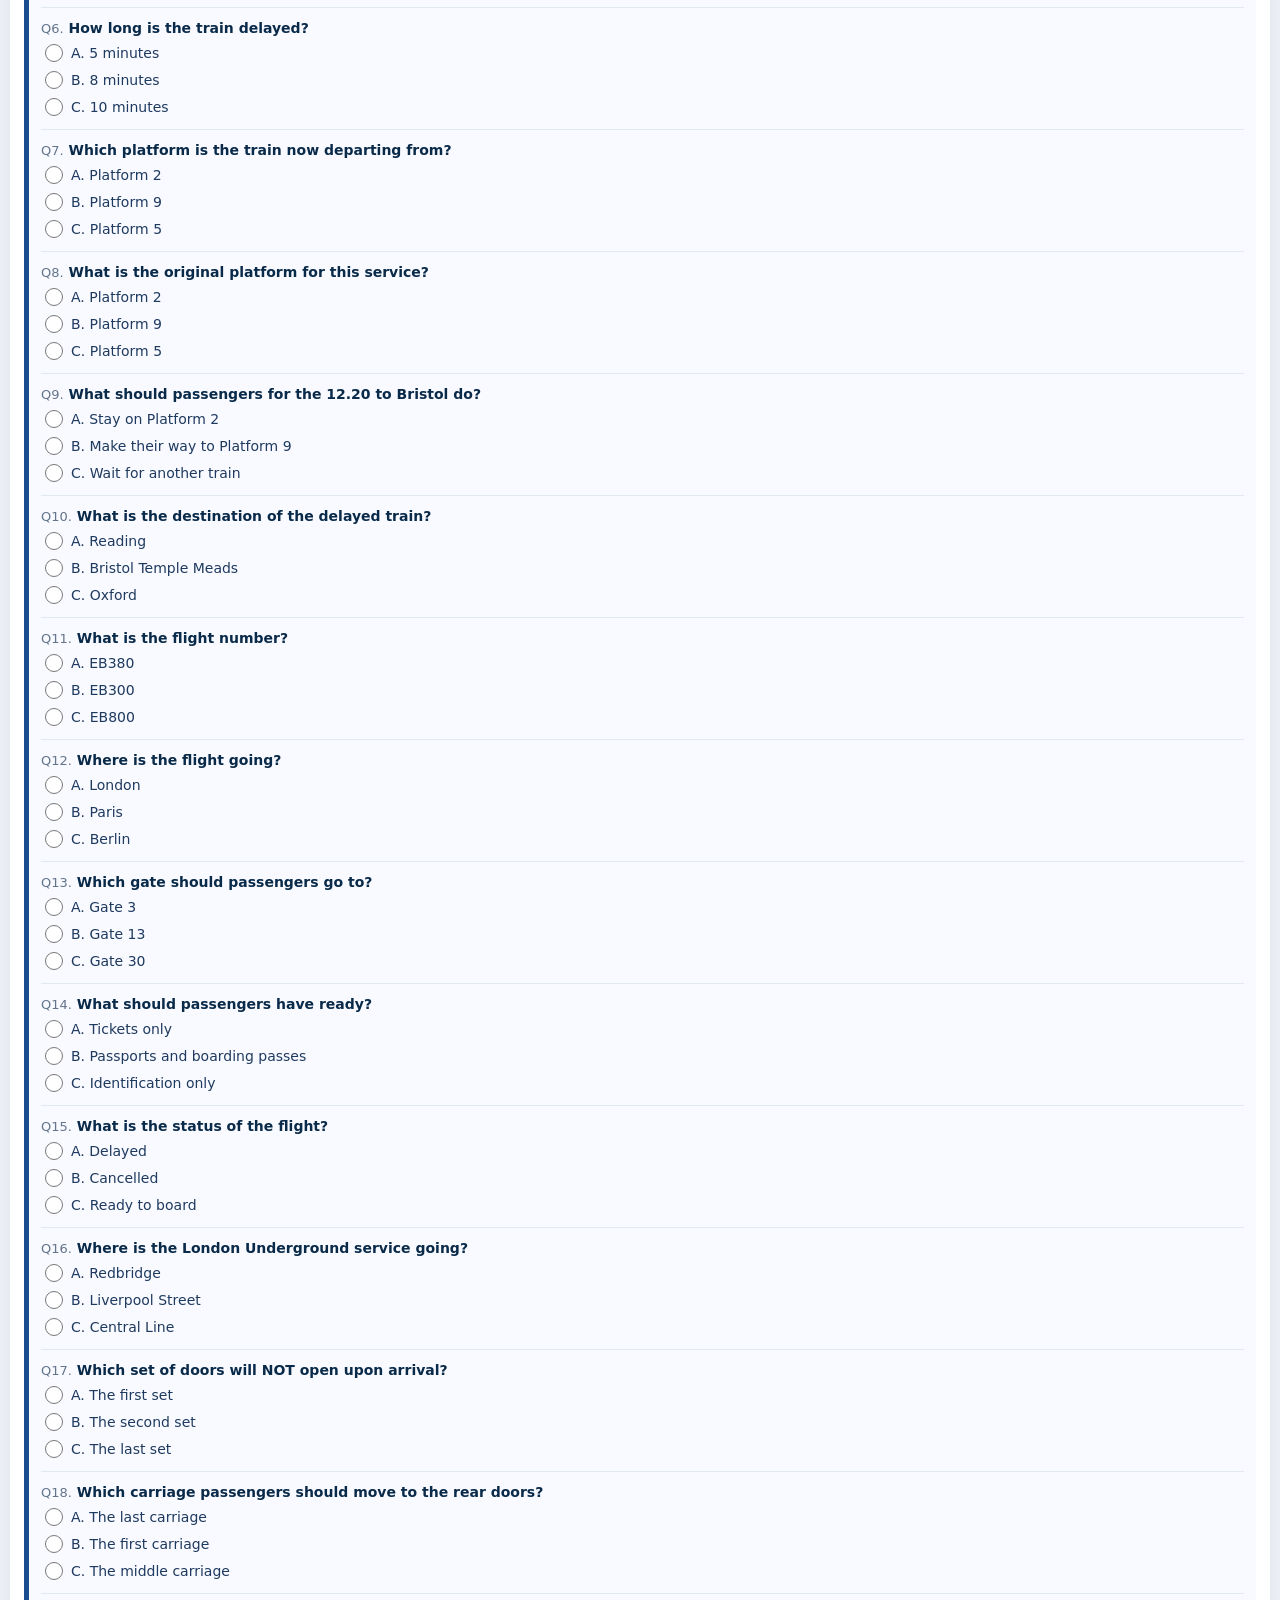
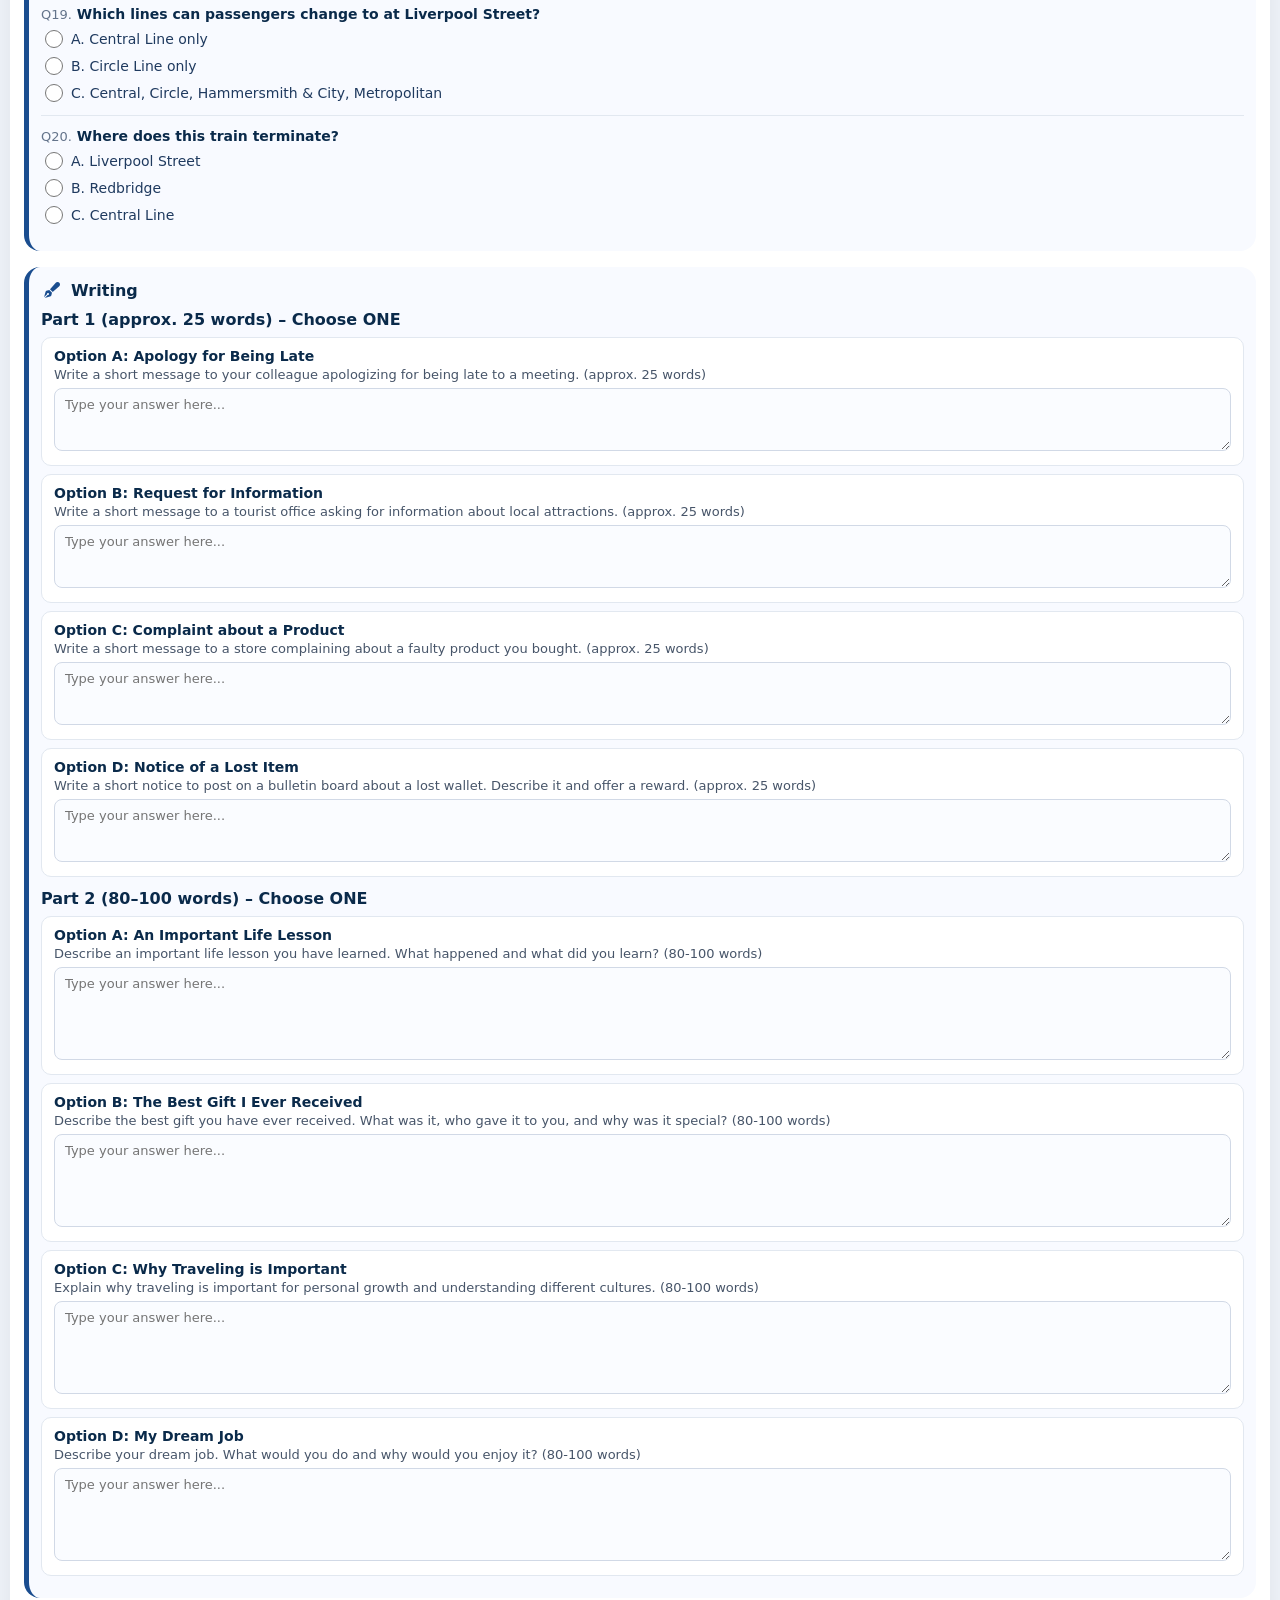
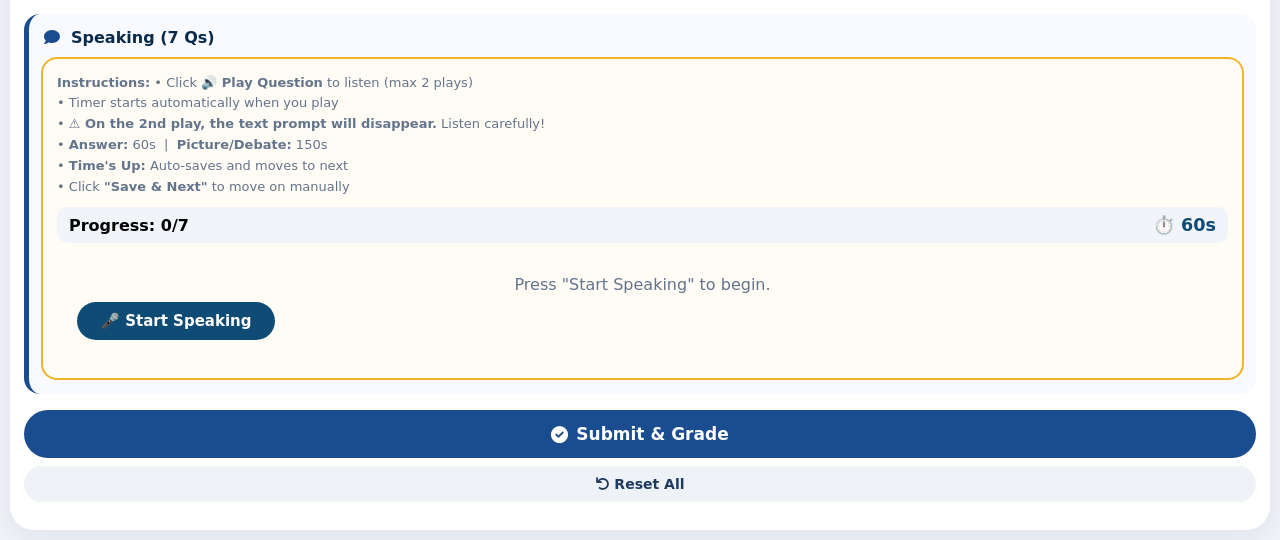
<file: test-105.html>
<!DOCTYPE html>
<html lang="my">
<head>
    <meta charset="UTF-8">
    <meta name="viewport" content="width=device-width, initial-scale=1.0, maximum-scale=1.0, user-scalable=yes">
    <title>Mock Test 105 – MEPT</title>
    <link rel="stylesheet" href="https://cdnjs.cloudflare.com/ajax/libs/font-awesome/6.0.0-beta3/css/all.min.css">
    <style>
        /* ===== RESET & BASE ===== */
        * {
            margin: 0;
            padding: 0;
            box-sizing: border-box;
            font-family: 'Segoe UI', 'Myanmar Text', system-ui, -apple-system, sans-serif;
        }

        body {
            background: #f0f4f9;
            min-height: 100vh;
            padding: 10px;
        }

        .container {
            max-width: 100%;
            margin: 0 auto;
            background: #ffffff;
            border-radius: 24px;
            padding: 16px 14px 24px;
            box-shadow: 0 8px 30px rgba(0, 20, 50, 0.08);
        }

        /* ===== TOP BAR ===== */
        .top-bar {
            display: flex;
            justify-content: space-between;
            align-items: center;
            border-bottom: 2px solid #eef2f7;
            padding-bottom: 12px;
            margin-bottom: 16px;
            flex-wrap: wrap;
            gap: 8px;
        }

        .top-bar h2 {
            font-size: 18px;
            color: #0a2a4a;
            display: flex;
            align-items: center;
            gap: 8px;
        }
        .top-bar h2 i { color: #1a4d8f; }

        .btn-back {
            background: #eef2f7;
            border: none;
            padding: 6px 14px;
            border-radius: 50px;
            font-weight: 600;
            font-size: 13px;
            color: #1f3a5f;
            text-decoration: none;
            display: flex;
            align-items: center;
            gap: 6px;
            transition: 0.2s;
        }
        .btn-back:active { transform: scale(0.95); background: #dce3ed; }

        .timer-bar {
            background: #f8fafc;
            padding: 8px 16px;
            border-radius: 50px;
            font-weight: 700;
            font-size: 15px;
            color: #0a2a4a;
            display: flex;
            align-items: center;
            gap: 6px;
            border: 1px solid #e2e8f0;
        }
        .timer-bar i { color: #1a4d8f; }

        /* ===== SECTION ===== */
        .section {
            background: #f8faff;
            border-radius: 16px;
            padding: 14px 12px;
            margin-bottom: 16px;
            border-left: 5px solid #1a4d8f;
        }

        .section-title {
            font-size: 16px;
            font-weight: 700;
            color: #0a2a4a;
            margin-bottom: 10px;
            display: flex;
            align-items: center;
            gap: 8px;
        }
        .section-title i { color: #1a4d8f; width: 22px; text-align: center; }

        .question {
            margin-bottom: 12px;
            padding-bottom: 10px;
            border-bottom: 1px solid #e2e8f0;
        }
        .question:last-child { border-bottom: none; margin-bottom: 0; }

        .q-text {
            font-size: 14px;
            font-weight: 600;
            color: #0a2a4a;
            margin-bottom: 5px;
        }
        .q-text .q-label { font-weight: 400; color: #64748b; font-size: 13px; }

        .options {
            display: flex;
            flex-direction: column;
            gap: 3px;
            padding-left: 4px;
        }
        .options label {
            font-size: 14px;
            color: #1f3a5f;
            display: flex;
            align-items: center;
            gap: 8px;
            padding: 3px 0;
            cursor: pointer;
            touch-action: manipulation;
        }
        .options input[type="radio"] {
            width: 18px;
            height: 18px;
            accent-color: #1a4d8f;
            cursor: pointer;
            flex-shrink: 0;
        }

        /* ===== READING ===== */
        .passage {
            background: #f8fafc;
            padding: 10px 12px;
            border-radius: 10px;
            border: 1px solid #e2e8f0;
            font-size: 14px;
            line-height: 1.8;
            color: #1f3a5f;
            margin-bottom: 10px;
            white-space: pre-wrap;
        }
        .passage strong { color: #0a2a4a; }

        /* ===== LISTENING ===== */
        .listening-script {
            background: #fef9e7;
            padding: 12px 14px;
            border-radius: 10px;
            border: 1px solid #fdebd0;
            font-size: 14px;
            line-height: 1.8;
            color: #5b3e00;
            margin-bottom: 10px;
            white-space: pre-wrap;
            max-height: 200px;
            overflow-y: auto;
        }
        .listening-script i { color: #d4891e; }

        .audio-container {
            background: #f1f5f9;
            padding: 12px 14px;
            border-radius: 12px;
            margin-bottom: 12px;
            display: flex;
            flex-wrap: wrap;
            align-items: center;
            gap: 12px;
        }
        .audio-container audio {
            flex: 1;
            min-width: 180px;
            height: 40px;
            width: 100%;
        }
        .play-status {
            font-weight: 600;
            font-size: 14px;
            color: #1a4d8f;
            background: #fff;
            padding: 4px 16px;
            border-radius: 50px;
            border: 1px solid #d1d9e6;
            white-space: nowrap;
        }
        .play-status.limited {
            color: #dc2626;
            background: #fee2e2;
            border-color: #dc2626;
        }

        /* ===== SPEAKING ===== */
        .speaking-card {
            border: 2px solid #f0b429;
            background: #fefcf5;
            border-radius: 16px;
            padding: 14px;
            margin-top: 6px;
        }
        .speaking-card .progress-bar {
            display: flex;
            justify-content: space-between;
            align-items: center;
            padding: 8px 12px;
            background: #f1f5f9;
            border-radius: 10px;
            margin-bottom: 12px;
        }
        .speaking-card .timer-display {
            font-weight: 700;
            font-size: 1.1rem;
            color: #0f4c75;
        }
        .speak-btn {
            background: #0f4c75;
            color: #fff;
            border: none;
            padding: 12px 24px;
            border-radius: 50px;
            font-size: 1rem;
            font-weight: 600;
            cursor: pointer;
            transition: 0.2s;
            touch-action: manipulation;
        }
        .speak-btn:active { transform: scale(0.95); }
        .speak-btn.playing { background: #e53e3e; }
        .speak-btn:disabled {
            opacity: 0.5;
            cursor: not-allowed;
            transform: none !important;
        }

        .speaking-prompt-box {
            background: #f1f5f9;
            padding: 12px 14px;
            border-radius: 10px;
            margin: 12px 0;
            border-left: 4px solid #f0b429;
            transition: all 0.3s ease;
        }
        .speaking-prompt-box strong {
            color: #0a2a4a;
            display: block;
            margin-bottom: 4px;
            font-size: 14px;
        }
        .speaking-prompt-box p {
            margin: 0;
            font-size: 15px;
            line-height: 1.6;
            color: #1f3a5f;
        }

        .speaking-card textarea {
            width: 100%;
            padding: 10px 12px;
            border-radius: 10px;
            border: 1px solid #d1d9e6;
            font-family: inherit;
            font-size: 14px;
            background: #fafcff;
            min-height: 80px;
            resize: vertical;
        }

        /* ===== WRITING ===== */
        .writing-option {
            background: #fff;
            padding: 10px 12px;
            border-radius: 10px;
            border: 1px solid #e2e8f0;
            margin-bottom: 8px;
        }
        .writing-option h5 { color: #0a2a4a; font-size: 14px; margin-bottom: 3px; }
        .writing-option p { font-size: 13px; color: #475569; margin-bottom: 6px; }
        .writing-option textarea {
            width: 100%;
            padding: 8px 10px;
            border-radius: 8px;
            border: 1px solid #d1d9e6;
            font-family: inherit;
            font-size: 13px;
            background: #fafcff;
            min-height: 60px;
            resize: vertical;
        }

        /* ===== BUTTONS ===== */
        .btn-submit {
            background: #1a4d8f;
            color: #fff;
            border: none;
            padding: 14px 0;
            width: 100%;
            border-radius: 50px;
            font-size: 17px;
            font-weight: 700;
            cursor: pointer;
            transition: 0.2s;
            margin: 8px 0 4px;
            display: flex;
            align-items: center;
            justify-content: center;
            gap: 8px;
            touch-action: manipulation;
        }
        .btn-submit:active { transform: scale(0.97); background: #0f3a6b; }

        .btn-reset {
            background: #eef2f7;
            color: #1f3a5f;
            border: none;
            padding: 10px 0;
            width: 100%;
            border-radius: 50px;
            font-size: 14px;
            font-weight: 600;
            cursor: pointer;
            transition: 0.2s;
            margin: 4px 0;
            touch-action: manipulation;
        }
        .btn-reset:active { transform: scale(0.97); background: #dce3ed; }

        /* ===== RESULTS ===== */
        #resultsContainer {
            display: none;
            animation: fadeIn 0.4s ease;
            margin-top: 16px;
        }
        #resultsContainer.show { display: block; }
        @keyframes fadeIn {
            from { opacity: 0; transform: translateY(12px); }
            to { opacity: 1; transform: translateY(0); }
        }

        .result-section {
            background: #f8faff;
            border-radius: 12px;
            padding: 12px 14px;
            margin-bottom: 10px;
            border-left: 5px solid #1a4d8f;
            display: flex;
            justify-content: space-between;
            align-items: center;
            flex-wrap: wrap;
        }
        .result-section .label { font-weight: 600; font-size: 14px; color: #0a2a4a; }
        .result-section .grade {
            font-weight: 800;
            font-size: 18px;
            padding: 2px 14px;
            border-radius: 50px;
        }
        .grade-a { background: #dcfce7; color: #166534; }
        .grade-b { background: #fef9e7; color: #92400e; }
        .grade-c { background: #fee2e2; color: #991b1b; }

        .overall-result {
            background: #1a4d8f;
            color: #fff;
            border-radius: 14px;
            padding: 14px 16px;
            text-align: center;
            font-size: 17px;
            font-weight: 700;
            margin-top: 10px;
        }
        .overall-result.fail { background: #991b1b; }
        .overall-result .sub { font-weight: 400; font-size: 13px; opacity: 0.9; }

        /* ===== RESPONSIVE ===== */
        @media (max-width: 480px) {
            .container { padding: 12px 10px 16px; }
            .top-bar h2 { font-size: 16px; }
            .section { padding: 12px 10px; }
            .section-title { font-size: 15px; }
            .q-text { font-size: 13px; }
            .options label { font-size: 13px; }
            .passage { font-size: 13px; padding: 8px 10px; }
            .listening-script { font-size: 13px; padding: 10px 12px; }
            .speaking-prompt-box p { font-size: 14px; }
            .speaking-card textarea { font-size: 13px; }
            .writing-option textarea { font-size: 13px; }
            .btn-submit { font-size: 15px; padding: 12px 0; }
            .audio-container audio { min-width: 120px; }
        }

        @media (max-width: 380px) {
            .result-section { flex-direction: column; align-items: flex-start; gap: 4px; }
            .top-bar { flex-direction: column; align-items: stretch; }
            .timer-bar { justify-content: center; }
        }

        /* ===== SCROLLBAR ===== */
        ::-webkit-scrollbar { width: 5px; height: 5px; }
        ::-webkit-scrollbar-track { background: #f0f4f9; border-radius: 10px; }
        ::-webkit-scrollbar-thumb { background: #b8c9e0; border-radius: 10px; }
    </style>
</head>
<body>

    <div class="container">

        <!-- TOP BAR -->
        <div class="top-bar">
            <h2><i class="fas fa-vial"></i> Mock Test 105</h2>
            <div style="display:flex; gap:8px; align-items:center; flex-wrap:wrap;">
                <span class="timer-bar" id="timerDisplay"><i class="fas fa-clock"></i> 120:00</span>
                <a href="mocktest.html" class="btn-back"><i class="fas fa-arrow-left"></i> Hub</a>
            </div>
        </div>

        <!-- EXAM FORM -->
        <form id="testForm" onsubmit="return false;">

            <!-- ===== GRAMMAR (40) ===== -->
            <div class="section">
                <div class="section-title"><i class="fas fa-book"></i> Grammar (40 Qs)</div>
                <div id="grammarQuestions"></div>
            </div>

            <!-- ===== READING (20) ===== -->
            <div class="section">
                <div class="section-title"><i class="fas fa-book-open"></i> Reading (20 Qs)</div>
                <div id="readingQuestions"></div>
            </div>

            <!-- ===== LISTENING (20) ===== -->
            <div class="section">
                <div class="section-title"><i class="fas fa-headphones"></i> Listening (20 Qs)</div>
                <div id="listeningQuestions"></div>
            </div>

            <!-- ===== WRITING ===== -->
            <div class="section">
                <div class="section-title"><i class="fas fa-pen-fancy"></i> Writing</div>
                <div id="writingQuestions"></div>
            </div>

            <!-- ===== SPEAKING (PERSONAL INFORMATION) ===== -->
            <div class="section">
                <div class="section-title"><i class="fas fa-comment"></i> Speaking (7 Qs)</div>
                <div id="speakingQuestions"></div>
            </div>

            <!-- BUTTONS -->
            <button type="button" class="btn-submit" id="submitBtn"><i class="fas fa-check-circle"></i> Submit & Grade</button>
            <button type="button" class="btn-reset" id="resetBtn"><i class="fas fa-undo"></i> Reset All</button>
        </form>

        <!-- ===== RESULTS ===== -->
        <div id="resultsContainer">
            <div id="resultsContent"></div>
            <button type="button" class="btn-reset" onclick="window.location.reload();"><i class="fas fa-redo"></i> Try Again</button>
        </div>

    </div>

    <script>
        // ================================================================
        // 0. LISTENING TRACKER (2 plays limit)
        // ================================================================
        let listeningPlayCount = 0;
        const MAX_LISTENING_PLAYS = 2;

        // ================================================================
        // 1. GRAMMAR DATA (40 NEW questions for Test 105)
        // ================================================================
        const GRAMMAR_DATA = [
            { q: "I ________ breakfast at 7 a.m. every day.", opts: ["a) have", "b) has", "c) having"], ans: "a" },
            { q: "They ________ to the park yesterday.", opts: ["a) go", "b) went", "c) going"], ans: "b" },
            { q: "You ________ finish this report by Friday.", opts: ["a) must", "b) may", "c) can"], ans: "a" },
            { q: "The baby ________ peacefully right now.", opts: ["a) sleeps", "b) is sleeping", "c) sleep"], ans: "b" },
            { q: "If you study hard, you ________ pass the exam.", opts: ["a) will", "b) would", "c) shall"], ans: "a" },
            { q: "She asked me ________ the window.", opts: ["a) to open", "b) open", "c) opening"], ans: "a" },
            { q: "The children ________ their homework carefully.", opts: ["a) did", "b) done", "c) doing"], ans: "a" },
            { q: "We ________ lived here for ten years.", opts: ["a) have", "b) has", "c) having"], ans: "a" },
            { q: "The coffee ________ too hot to drink.", opts: ["a) is", "b) are", "c) was"], ans: "a" },
            { q: "She ________ her phone everywhere.", opts: ["a) forgets", "b) forget", "c) forgetting"], ans: "a" },
            { q: "You ________ walk on the grass.", opts: ["a) must not", "b) must", "c) might"], ans: "a" },
            { q: "The parcel ________ this morning.", opts: ["a) is delivered", "b) was delivered", "c) delivered"], ans: "b" },
            { q: "The house ________ painted at the moment.", opts: ["a) is being", "b) is", "c) was"], ans: "a" },
            { q: "They ________ arrived at the airport yet.", opts: ["a) haven't", "b) hasn't", "c) didn't"], ans: "a" },
            { q: "The store opens ________ 9 a.m.", opts: ["a) at", "b) on", "c) in"], ans: "a" },
            { q: "He drives very ________.", opts: ["a) careful", "b) carefully", "c) careless"], ans: "b" },
            { q: "There are ________ people in the room.", opts: ["a) many", "b) much", "c) a lot"], ans: "a" },
            { q: "The students ________ finished the test.", opts: ["a) have", "b) has", "c) having"], ans: "a" },
            { q: "Remember ________ the door before you leave.", opts: ["a) to lock", "b) lock", "c) locking"], ans: "a" },
            { q: "The team ________ practiced every day.", opts: ["a) has", "b) have", "c) having"], ans: "a" },
            { q: "The bus ________ at 6 p.m. every evening.", opts: ["a) arrives", "b) arrive", "c) arriving"], ans: "a" },
            { q: "All the guests ________ already arrived.", opts: ["a) have", "b) has", "c) having"], ans: "a" },
            { q: "The book is ________ the table.", opts: ["a) on", "b) in", "c) at"], ans: "a" },
            { q: "The manager ________ the new employee yesterday.", opts: ["a) welcomed", "b) welcome", "c) welcoming"], ans: "a" },
            { q: "You ________ eat too much fast food.", opts: ["a) should not", "b) shouldn't", "c) might"], ans: "a" },
            { q: "The flowers ________ beautifully in the garden.", opts: ["a) bloom", "b) blooms", "c) blooming"], ans: "a" },
            { q: "The documents ________ in the filing cabinet.", opts: ["a) are kept", "b) keep", "c) keeping"], ans: "a" },
            { q: "The festival ________ celebrated every year.", opts: ["a) is", "b) was", "c) has"], ans: "a" },
            { q: "I ________ to visit my grandmother.", opts: ["a) want", "b) wants", "c) wanting"], ans: "a" },
            { q: "The suitcase ________ 20 kilograms.", opts: ["a) weighs", "b) weigh", "c) weighing"], ans: "a" },
            { q: "The company ________ a new office next month.", opts: ["a) opens", "b) will open", "c) opening"], ans: "b" },
            { q: "The invoices ________ processed daily.", opts: ["a) are", "b) is", "c) being"], ans: "a" },
            { q: "The plane ________ at 10 a.m.", opts: ["a) takes off", "b) take off", "c) taking off"], ans: "a" },
            { q: "She ________ the presentation carefully.", opts: ["a) prepared", "b) prepare", "c) preparing"], ans: "a" },
            { q: "All the goods ________ delivered yesterday.", opts: ["a) were", "b) was", "c) being"], ans: "a" },
            { q: "The equipment ________ for maintenance.", opts: ["a) is shut down", "b) shuts down", "c) shutting down"], ans: "a" },
            { q: "The children ________ excited about the trip.", opts: ["a) look", "b) looks", "c) looking"], ans: "a" },
            { q: "The meeting ________ for two hours.", opts: ["a) lasts", "b) last", "c) lasting"], ans: "a" },
            { q: "The chef ________ dinner right now.", opts: ["a) prepares", "b) is preparing", "c) prepare"], ans: "b" },
            { q: "The plants ________ to be watered weekly.", opts: ["a) need", "b) needs", "c) needing"], ans: "a" }
        ];

        // ================================================================
        // 2. READING DATA (4 NEW passages - General Topics)
        // ================================================================
        const READING_DATA = [{
            title: "The Benefits of Walking",
            text: "Walking is one of the simplest and most effective forms of exercise. It is free, low-impact, and suitable for people of all ages. Just 30 minutes of walking each day can improve your heart health, strengthen your muscles, and help you maintain a healthy weight. Walking also reduces stress and boosts your mood. To make walking more enjoyable, you can listen to music, walk with a friend, or explore new routes. Many experts believe that walking is one of the best things you can do for your overall health.",
            questions: [
                { q: "Walking is a low-impact exercise.", ans: "T" },
                { q: "You need special equipment to walk.", ans: "F" },
                { q: "Walking for 30 minutes a day is beneficial.", ans: "T" },
                { q: "Walking increases stress levels.", ans: "F" },
                { q: "Experts consider walking good for health.", ans: "T" }
            ]
        }, {
            title: "The History of Photography",
            text: "Photography has come a long way since its invention in the 19th century. The first permanent photograph was taken in 1826 by Joseph Nicéphore Niépce. Early cameras were large and required long exposure times. In 1888, George Eastman introduced the Kodak camera, which made photography accessible to the public. Today, digital cameras and smartphones allow anyone to take high-quality photos instantly. Photography is now used for art, journalism, science, and personal memories.",
            questions: [
                { q: "The first permanent photograph was taken in 1826.", ans: "T" },
                { q: "Early cameras were small and portable.", ans: "F" },
                { q: "George Eastman introduced the Kodak camera in 1888.", ans: "T" },
                { q: "Digital cameras are not used today.", ans: "F" },
                { q: "Photography is used only for art.", ans: "F" }
            ]
        }, {
            title: "The Importance of Water",
            text: "Water is essential for all living things. The human body is made up of about 60% water. We need water to regulate body temperature, transport nutrients, and remove waste. Experts recommend drinking at least 8 glasses of water a day. Dehydration can cause headaches, fatigue, and poor concentration. To stay hydrated, you should drink water regularly, eat water-rich foods like fruits and vegetables, and limit sugary drinks. Clean water is also vital for agriculture, industry, and sanitation.",
            questions: [
                { q: "The human body is 60% water.", ans: "T" },
                { q: "Drinking water is not important for health.", ans: "F" },
                { q: "Dehydration can cause headaches.", ans: "T" },
                { q: "Sugary drinks are the best for hydration.", ans: "F" },
                { q: "Water is important for agriculture and industry.", ans: "T" }
            ]
        }, {
            title: "The Rise of Remote Work",
            text: "Remote work has become increasingly popular in recent years. Advances in technology allow people to work from home or anywhere with an internet connection. Remote work offers many benefits, including flexible hours, no commuting, and more time with family. However, it also has challenges, such as feelings of isolation, difficulty separating work and personal life, and less direct collaboration. Many companies have adopted hybrid models, where employees work both remotely and in the office.",
            questions: [
                { q: "Remote work is only possible in offices.", ans: "F" },
                { q: "Technology enables remote work.", ans: "T" },
                { q: "Remote work has no challenges.", ans: "F" },
                { q: "Hybrid models combine remote and office work.", ans: "T" },
                { q: "Remote work means employees cannot be flexible.", ans: "F" }
            ]
        }];

        // ================================================================
        // 3. LISTENING DATA (20 questions based on Transport Announcements)
        // ================================================================
        const LISTENING_SCRIPT = `A - The next train to arrive at Platform 2 is the 12.20 to Bristol Temple Meads, calling at Reading, Oxford and Bristol Parkway. Platform 2 for the 12.20 to Bristol. First class is in the rear carriage.

        B - This is a platform announcement for passengers for the 12.20 service to Bristol Temple Meads. This train is delayed by approximately 8 minutes. The train will now depart from Platform 9. Passengers for the 12.20 train to Bristol, please make your way to Platform 9.

        C - Passengers for Flight EB380 to Paris please make your way to Gate 13 for boarding. Gate 13 for flight EB380 to Paris. Please have your passports and boarding passes ready. Your flight is ready to board.

        D - This is a London Underground service to Liverpool Street. The next station is Liverpool Street. Upon arrival, the first set of doors will not open. Customers in the first carriage, please move towards the rear doors to leave the train. The next station is Liverpool Street. Change here for Central Line, Circle Line, Hammersmith & City Line and Metropolitan Line and Main Line Suburban rail services. Please mind the gap between the train and the platform. This train terminates at Redbridge.`;

        const LISTENING_DATA = [
            // Announcement A (5 questions)
            { q: "What time is the train to Bristol Temple Meads?", opts: ["A. 12:00", "B. 12:20", "C. 12:40"], ans: "B" },
            { q: "Which platform is the train on (initially)?", opts: ["A. Platform 2", "B. Platform 9", "C. Platform 5"], ans: "A" },
            { q: "What is the destination of this train?", opts: ["A. Reading", "B. Oxford", "C. Bristol Temple Meads"], ans: "C" },
            { q: "Where is first class located on this train?", opts: ["A. In the front carriage", "B. In the middle carriage", "C. In the rear carriage"], ans: "C" },
            { q: "Which station does this train NOT call at?", opts: ["A. Reading", "B. Bristol Parkway", "C. London"], ans: "C" },
            
            // Announcement B (5 questions)
            { q: "How long is the train delayed?", opts: ["A. 5 minutes", "B. 8 minutes", "C. 10 minutes"], ans: "B" },
            { q: "Which platform is the train now departing from?", opts: ["A. Platform 2", "B. Platform 9", "C. Platform 5"], ans: "B" },
            { q: "What is the original platform for this service?", opts: ["A. Platform 2", "B. Platform 9", "C. Platform 5"], ans: "A" },
            { q: "What should passengers for the 12.20 to Bristol do?", opts: ["A. Stay on Platform 2", "B. Make their way to Platform 9", "C. Wait for another train"], ans: "B" },
            { q: "What is the destination of the delayed train?", opts: ["A. Reading", "B. Bristol Temple Meads", "C. Oxford"], ans: "B" },
            
            // Announcement C (5 questions)
            { q: "What is the flight number?", opts: ["A. EB380", "B. EB300", "C. EB800"], ans: "A" },
            { q: "Where is the flight going?", opts: ["A. London", "B. Paris", "C. Berlin"], ans: "B" },
            { q: "Which gate should passengers go to?", opts: ["A. Gate 3", "B. Gate 13", "C. Gate 30"], ans: "B" },
            { q: "What should passengers have ready?", opts: ["A. Tickets only", "B. Passports and boarding passes", "C. Identification only"], ans: "B" },
            { q: "What is the status of the flight?", opts: ["A. Delayed", "B. Cancelled", "C. Ready to board"], ans: "C" },
            
            // Announcement D (5 questions)
            { q: "Where is the London Underground service going?", opts: ["A. Redbridge", "B. Liverpool Street", "C. Central Line"], ans: "B" },
            { q: "Which set of doors will NOT open upon arrival?", opts: ["A. The first set", "B. The second set", "C. The last set"], ans: "A" },
            { q: "Which carriage passengers should move to the rear doors?", opts: ["A. The last carriage", "B. The first carriage", "C. The middle carriage"], ans: "B" },
            { q: "Which lines can passengers change to at Liverpool Street?", opts: ["A. Central Line only", "B. Circle Line only", "C. Central, Circle, Hammersmith & City, Metropolitan"], ans: "C" },
            { q: "Where does this train terminate?", opts: ["A. Liverpool Street", "B. Redbridge", "C. Central Line"], ans: "B" }
        ];

        // ================================================================
        // 4. SPEAKING DATA (7 Personal Information + Picture + Debate)
        // ================================================================
        const SPEAKING_DATA = [
            { type: "Personal Information", timeLimit: 60, prompt: "Tell me about yourself. What is your name, age, and where do you live?" },
            { type: "Personal Information", timeLimit: 60, prompt: "Describe your family. How many people are in your family and what do they do?" },
            { type: "Personal Information", timeLimit: 60, prompt: "What do you enjoy doing in your free time? Do you have any hobbies?" },
            { type: "Personal Information", timeLimit: 60, prompt: "Describe the city or town where you live. What do you like about it?" },
            { type: "Personal Information", timeLimit: 60, prompt: "Tell me about your best friend. How did you meet and what do you like about them?" },
            { type: "Picture Description", timeLimit: 150, prompt: "Look at the picture of a busy train station. Describe what you see, the people, and what is happening in the scene.", image: "105.png" },
            { type: "Debate", timeLimit: 150, prompt: "Some people believe that public transport is the best way to travel in cities. Others prefer private cars. What is your opinion?" }
        ];

        // ================================================================
        // 5. WRITING DATA (NEW prompts - General)
        // ================================================================
        const WRITING_PART1 = [
            { id: 'A', title: "Apology for Being Late", task: "Write a short message to your colleague apologizing for being late to a meeting. (approx. 25 words)" },
            { id: 'B', title: "Request for Information", task: "Write a short message to a tourist office asking for information about local attractions. (approx. 25 words)" },
            { id: 'C', title: "Complaint about a Product", task: "Write a short message to a store complaining about a faulty product you bought. (approx. 25 words)" },
            { id: 'D', title: "Notice of a Lost Item", task: "Write a short notice to post on a bulletin board about a lost wallet. Describe it and offer a reward. (approx. 25 words)" }
        ];
        const WRITING_PART2 = [
            { id: 'A', title: "An Important Life Lesson", task: "Describe an important life lesson you have learned. What happened and what did you learn? (80-100 words)" },
            { id: 'B', title: "The Best Gift I Ever Received", task: "Describe the best gift you have ever received. What was it, who gave it to you, and why was it special? (80-100 words)" },
            { id: 'C', title: "Why Traveling is Important", task: "Explain why traveling is important for personal growth and understanding different cultures. (80-100 words)" },
            { id: 'D', title: "My Dream Job", task: "Describe your dream job. What would you do and why would you enjoy it? (80-100 words)" }
        ];

        // ================================================================
        // 6. TIMER
        // ================================================================
        let timerInterval;
        let timeLeft = 120 * 60;

        function startTimer() {
            if (timerInterval) clearInterval(timerInterval);
            timerInterval = setInterval(() => {
                timeLeft--;
                const m = Math.floor(timeLeft / 60);
                const s = timeLeft % 60;
                document.getElementById('timerDisplay').innerHTML = `<i class="fas fa-clock"></i> ${String(m).padStart(2,'0')}:${String(s).padStart(2,'0')}`;
                if (timeLeft <= 0) {
                    clearInterval(timerInterval);
                    alert('⏰ အချိန်ပြည့်ပါပြီ။');
                    submitExam();
                }
            }, 1000);
        }

        // ================================================================
        // 7. RENDER FUNCTIONS
        // ================================================================

        function renderGrammar() {
            const container = document.getElementById('grammarQuestions');
            let html = '';
            GRAMMAR_DATA.forEach((q, i) => {
                html += `<div class="question"><div class="q-text"><span class="q-label">Q${i+1}.</span> ${q.q}</div><div class="options">`;
                q.opts.forEach(opt => {
                    const val = opt.charAt(0);
                    html += `<label><input type="radio" name="gq${i}" value="${val}"> ${opt}</label>`;
                });
                html += `</div></div>`;
            });
            container.innerHTML = html;
        }

        function renderReading() {
            const container = document.getElementById('readingQuestions');
            let html = '', qNum = 1;
            READING_DATA.forEach(pass => {
                html += `<div class="passage"><strong>${pass.title}</strong>\n${pass.text}</div>`;
                pass.questions.forEach(q => {
                    html += `<div class="question"><div class="q-text"><span class="q-label">Q${qNum}.</span> ${q.q}</div>
                        <div class="options" style="flex-direction:row; gap:16px;">
                            <label><input type="radio" name="rq${qNum-1}" value="T"> True</label>
                            <label><input type="radio" name="rq${qNum-1}" value="F"> False</label>
                        </div></div>`;
                    qNum++;
                });
            });
            container.innerHTML = html;
        }

        // ================================================================
        // 7b. RENDER LISTENING (with MP3 and 2-play limit)
        // ================================================================
        // ================================================================
//  LISTENING RENDER (AI Voice - 2 Plays Limit)
// ================================================================
function renderListening() {
    const container = document.getElementById('listeningQuestions');
    if (!container) return;

    // Reset play count when rendering
    listeningPlayCount = 0;

    // Build HTML - Remove audio tag, add Play Script button
    let html = `
        <div class="listening-script" id="listeningScript"><i class="fas fa-file-alt"></i> <strong>Transcript (Reference):</strong>\n${LISTENING_SCRIPT}</div>
        
        <div style="background: #f1f5f9; padding: 12px 14px; border-radius: 12px; margin-bottom: 12px; display: flex; flex-wrap: wrap; align-items: center; gap: 12px;">
            <button class="play-btn" id="listeningPlayBtn" onclick="playListeningScript()" style="background: #1a4d8f; color: #fff; border: none; padding: 10px 20px; border-radius: 50px; font-size: 15px; font-weight: 600; cursor: pointer; transition: 0.2s; display: inline-flex; align-items: center; gap: 8px; touch-action: manipulation;">
                <i class="fas fa-volume-up"></i> 🔈 Play Script (0/${MAX_LISTENING_PLAYS})
            </button>
            <span id="listeningStatus" style="font-weight: 600; font-size: 14px; color: #1a4d8f; background: #fff; padding: 4px 16px; border-radius: 50px; border: 1px solid #d1d9e6;">▶️ 0 / ${MAX_LISTENING_PLAYS}</span>
        </div>
        <div style="font-size:12px; color:#64748b; margin-bottom:10px;">
            <i class="fas fa-info-circle"></i> နားဆင်ပြီး မေးခွန်းများကို ဖြေပါ။ (Audio ကို <strong>${MAX_LISTENING_PLAYS} ကြိမ်</strong>သာ ဖွင့်နိုင်ပါသည်။)
        </div>
    `;

    // Add questions
    LISTENING_DATA.forEach((q, i) => {
        html += `<div class="question"><div class="q-text"><span class="q-label">Q${i+1}.</span> ${q.q}</div><div class="options">`;
        q.opts.forEach(opt => {
            const val = opt.charAt(0);
            html += `<label><input type="radio" name="lq${i}" value="${val}"> ${opt}</label>`;
        });
        html += `</div></div>`;
    });
    container.innerHTML = html;

    // Update the status badge to reflect current count
    const status = document.getElementById('listeningStatus');
    if (status) {
        status.textContent = `▶️ ${listeningPlayCount} / ${MAX_LISTENING_PLAYS}`;
        if (listeningPlayCount >= MAX_LISTENING_PLAYS) {
            status.classList.add('limited');
            status.style.color = '#dc2626';
            status.style.background = '#fee2e2';
            status.style.borderColor = '#dc2626';
        }
    }
}

// ================================================================
//  PLAY LISTENING SCRIPT (AI Voice with 2-play limit)
// ================================================================
function playListeningScript() {
    const btn = document.getElementById('listeningPlayBtn');
    const status = document.getElementById('listeningStatus');
    if (!btn || !status) return;

    // If currently speaking, stop it
    if (window.speechSynthesis.speaking) {
        window.speechSynthesis.cancel();
        btn.innerHTML = `<i class="fas fa-volume-up"></i> 🔈 Play Script (${listeningPlayCount}/${MAX_LISTENING_PLAYS})`;
        btn.classList.remove('playing');
        return;
    }

    // Check play limit
    if (listeningPlayCount >= MAX_LISTENING_PLAYS) {
        alert(`⚠️ ဤအသံဖိုင် (Audio) ကို ${MAX_LISTENING_PLAYS} ကြိမ်သာ ဖွင့်နိုင်ပါသည်။`);
        return;
    }

    // Increment count
    listeningPlayCount++;
    btn.innerHTML = `<i class="fas fa-stop"></i> ⏹️ Playing... (${listeningPlayCount}/${MAX_LISTENING_PLAYS})`;
    btn.classList.add('playing');

    // Update status badge
    status.textContent = `▶️ ${listeningPlayCount} / ${MAX_LISTENING_PLAYS}`;
    if (listeningPlayCount >= MAX_LISTENING_PLAYS) {
        status.classList.add('limited');
        status.style.color = '#dc2626';
        status.style.background = '#fee2e2';
        status.style.borderColor = '#dc2626';
    } else {
        status.classList.remove('limited');
        status.style.color = '#1a4d8f';
        status.style.background = '#fff';
        status.style.borderColor = '#d1d9e6';
    }

    // Prepare the text to speak (clean up whitespace)
    const text = LISTENING_SCRIPT.replace(/\s+/g, ' ').trim();
    const utterance = new SpeechSynthesisUtterance(text);
    utterance.lang = 'en-US';
    utterance.rate = 0.85;
    utterance.pitch = 1;
    utterance.volume = 1;

    // Try to use a good voice (Google or Samantha for iOS)
    const voices = window.speechSynthesis.getVoices();
    const preferred = voices.find(v => v.lang.startsWith('en') && (v.name.includes('Google') || v.name.includes('Samantha'))) || 
                     voices.find(v => v.lang.startsWith('en')) || null;
    if (preferred) utterance.voice = preferred;

    // When speech ends
    utterance.onend = function() {
        btn.innerHTML = `<i class="fas fa-volume-up"></i> 🔈 Play Script (${listeningPlayCount}/${MAX_LISTENING_PLAYS})`;
        btn.classList.remove('playing');
        if (listeningPlayCount >= MAX_LISTENING_PLAYS) {
            btn.disabled = true;
            btn.style.opacity = '0.6';
            btn.style.cursor = 'not-allowed';
            btn.style.transform = 'none !important';
        }
    };

    utterance.onerror = function(event) {
        if (event.error !== 'canceled') {
            btn.innerHTML = `<i class="fas fa-volume-up"></i> 🔈 Play Script (${listeningPlayCount}/${MAX_LISTENING_PLAYS})`;
            btn.classList.remove('playing');
            alert('AI Voice ဖွင့်ရာတွင် အမှားရှိသည်။');
        }
    };

    window.speechSynthesis.speak(utterance);
}

        // ================================================================
        // 8. WRITING RENDER
        // ================================================================
        function renderWriting() {
            const container = document.getElementById('writingQuestions');
            let html = `<div style="font-weight:600; color:#0a2a4a; margin-bottom:8px;">Part 1 (approx. 25 words) – Choose ONE</div>`;
            WRITING_PART1.forEach(w => {
                html += `<div class="writing-option"><h5>Option ${w.id}: ${w.title}</h5><p>${w.task}</p><textarea id="w1${w.id}" rows="3" placeholder="Type your answer here..."></textarea></div>`;
            });
            html += `<div style="font-weight:600; color:#0a2a4a; margin:12px 0 8px;">Part 2 (80–100 words) – Choose ONE</div>`;
            WRITING_PART2.forEach(w => {
                html += `<div class="writing-option"><h5>Option ${w.id}: ${w.title}</h5><p>${w.task}</p><textarea id="w2${w.id}" rows="5" placeholder="Type your answer here..."></textarea></div>`;
            });
            container.innerHTML = html;
        }

        // ================================================================
        // 9. SPEAKING SYSTEM
        // ================================================================
        let speakingTimer = null;
        let speakingTimeLeft = 60;
        let speakingPlayCount = 0;
        const MAX_SPEAKING_PLAYS = 2;
        let currentSpeakingIndex = 0;
        let speakingAnswers = new Array(SPEAKING_DATA.length).fill('');
        let isSpeakingTimeUp = false;
        let speakingTimerStarted = false;

        function showSpeakingQuestion(index) {
            if (index >= SPEAKING_DATA.length) {
                document.getElementById('speakingContainer').innerHTML = `
                    <div style="text-align:center; padding:30px; background:#f0fdf4; border-radius:12px;">
                        <h3 style="color:#166534;">✅ Speaking Completed!</h3>
                        <p style="color:#64748b;">All 7 questions answered.</p>
                        <button class="btn-submit" style="margin-top:12px; background:#166534;" onclick="document.getElementById('submitBtn').click();">Submit Exam</button>
                    </div>
                `;
                document.getElementById('speakingProgress').textContent = `${SPEAKING_DATA.length}/${SPEAKING_DATA.length}`;
                return;
            }
            clearInterval(speakingTimer);
            speakingTimerStarted = false;
            isSpeakingTimeUp = false;
            currentSpeakingIndex = index;
            const q = SPEAKING_DATA[index];
            const total = SPEAKING_DATA.length;
            const timeLimit = q.timeLimit || 60;
            speakingPlayCount = 0;
            document.getElementById('speakingProgress').textContent = `${index + 1}/${total}`;
            document.getElementById('speakingTimerDisplay').textContent = `⏱️ ${timeLimit}s`;
            document.getElementById('speakingTimerDisplay').style.color = '#0f4c75';
            const container = document.getElementById('speakingContainer');
            const typeLabel = q.type === 'Picture Description' ? '🖼️ Picture Description' :
                             q.type === 'Debate' ? '🎯 Debate' : '💬 Personal Information';
            
            let imageHtml = '';
            if (q.image) {
                imageHtml = `
                    <div style="text-align:center; margin:12px 0;">
                        <img src="${q.image}" alt="Speaking Image" 
                             style="max-width:100%; max-height:220px; border-radius:12px; border:2px solid #e2e8f0; padding:8px; background:white; box-shadow:0 2px 8px rgba(0,0,0,0.06);" 
                             onerror="this.style.display='none'">
                    </div>
                `;
            }

            container.innerHTML = `
                <div style="border:2px solid #f0b429; border-radius:14px; padding:14px; background:#fefcf5;">
                    <div style="display:flex; justify-content:space-between; align-items:center; margin-bottom:12px; flex-wrap:wrap; gap:6px;">
                        <div>
                            <span style="font-weight:600; color:#0f4c75;">Question ${index+1} of ${total}</span>
                            <span style="margin-left:8px; font-size:0.75rem; background:#f0b42920; padding:2px 12px; border-radius:20px; color:#92400e;">${typeLabel}</span>
                        </div>
                        <span id="speakingTimerDisplay" style="font-weight:700; font-size:1.1rem; color:#0f4c75;">⏱️ ${timeLimit}s</span>
                    </div>
                    <div style="text-align:center; padding:8px 0;">
                        <button class="speak-btn" id="speakBtnCurrent" onclick="playSpeakingQuestion(${index})">
                            🔊 Play Question (0/${MAX_SPEAKING_PLAYS})
                        </button>
                        <p style="font-size:0.8rem; color:#64748b; margin-top:6px;">
                            ${q.type === 'Picture Description' ? 'Listen, then describe what you see' : 
                              q.type === 'Debate' ? 'Listen, then share your opinion' : 
                              'Listen, then introduce yourself / talk about the topic'}
                            <br><span style="color:#dc2626; font-weight:600;">(Text prompt will disappear after the 2nd play)</span>
                        </p>
                    </div>
                    ${imageHtml}
                    <div class="speaking-prompt-box" id="speakingPromptBox">
                        <strong>📌 Question Prompt:</strong>
                        <p>${q.prompt}</p>
                    </div>
                    <div>
                        <label style="font-weight:500; display:block; margin-bottom:4px; font-size:14px;">Your Answer:</label>
                        <textarea id="sp_${index}" rows="5" placeholder="Type your answer here..." style="width:100%; padding:10px 12px; border-radius:10px; border:1px solid #d1d9e6; font-family:inherit; font-size:14px; background:#fafcff; resize:vertical;">${speakingAnswers[index] || ''}</textarea>
                    </div>
                    <div style="display:flex; gap:10px; margin-top:12px; justify-content:flex-end; flex-wrap:wrap;">
                        <button class="btn-submit" style="background:#0f4c75; padding:8px 20px; font-size:14px; width:auto;" onclick="saveSpeakingAndNext(${index})">Save & Next →</button>
                    </div>
                </div>
            `;
        }

        function playSpeakingQuestion(index) {
            const btn = document.getElementById('speakBtnCurrent');
            if (!btn) return;

            if (speakingPlayCount >= MAX_SPEAKING_PLAYS) {
                alert('❌ This question has been played the maximum times (2). The text prompt has been hidden.');
                return;
            }

            if (window.speechSynthesis.speaking) {
                window.speechSynthesis.cancel();
                btn.textContent = `🔊 Play Question (${speakingPlayCount}/${MAX_SPEAKING_PLAYS})`;
                btn.classList.remove('playing');
                return;
            }

            const q = SPEAKING_DATA[index];
            speakingPlayCount++;
            btn.textContent = `🔊 Playing... (${speakingPlayCount}/${MAX_SPEAKING_PLAYS})`;
            btn.classList.add('playing');

            if (speakingPlayCount === MAX_SPEAKING_PLAYS) {
                const promptBox = document.getElementById('speakingPromptBox');
                if (promptBox) {
                    promptBox.style.display = 'none';
                }
            }

            const utterance = new SpeechSynthesisUtterance(q.prompt);
            utterance.lang = 'en-US';
            utterance.rate = 0.85;
            utterance.pitch = 1;
            utterance.volume = 1;
            const voices = window.speechSynthesis.getVoices();
            const preferred = voices.find(v => v.lang.startsWith('en') && (v.name.includes('Google') || v.name.includes('Samantha'))) || 
                             voices.find(v => v.lang.startsWith('en')) || null;
            if (preferred) utterance.voice = preferred;
            
            const timeLimit = q.timeLimit || 60;
            if (!speakingTimerStarted && !isSpeakingTimeUp) {
                speakingTimeLeft = timeLimit;
                speakingTimerStarted = true;
                document.getElementById('speakingTimerDisplay').textContent = `⏱️ ${speakingTimeLeft}s`;
                document.getElementById('speakingTimerDisplay').style.color = '#0f4c75';
                clearInterval(speakingTimer);
                speakingTimer = setInterval(() => {
                    speakingTimeLeft--;
                    document.getElementById('speakingTimerDisplay').textContent = `⏱️ ${speakingTimeLeft}s`;
                    if (speakingTimeLeft <= 10) document.getElementById('speakingTimerDisplay').style.color = '#e53e3e';
                    if (speakingTimeLeft <= 0) {
                        clearInterval(speakingTimer);
                        speakingTimerStarted = false;
                        isSpeakingTimeUp = true;
                        document.getElementById('speakingTimerDisplay').textContent = '⏱️ Time\'s Up!';
                        document.getElementById('speakingTimerDisplay').style.color = '#e53e3e';
                        const textarea = document.getElementById(`sp_${index}`);
                        if (textarea) speakingAnswers[index] = textarea.value;
                        setTimeout(() => { saveSpeakingAndNext(index); }, 1500);
                    }
                }, 1000);
            }

            utterance.onend = function() {
                btn.textContent = `🔊 Play Question (${speakingPlayCount}/${MAX_SPEAKING_PLAYS})`;
                btn.classList.remove('playing');
                if (speakingPlayCount >= MAX_SPEAKING_PLAYS) {
                    btn.disabled = true;
                    btn.style.opacity = '0.6';
                    btn.textContent = `🔊 Locked (${speakingPlayCount}/${MAX_SPEAKING_PLAYS})`;
                }
            };
            utterance.onerror = function() {
                btn.textContent = `🔊 Play Question (${speakingPlayCount}/${MAX_SPEAKING_PLAYS})`;
                btn.classList.remove('playing');
                if (speakingPlayCount >= MAX_SPEAKING_PLAYS) {
                    btn.disabled = true;
                    btn.style.opacity = '0.6';
                    btn.textContent = `🔊 Locked (${speakingPlayCount}/${MAX_SPEAKING_PLAYS})`;
                }
            };

            window.speechSynthesis.speak(utterance);
        }

        function saveSpeakingAndNext(index) {
            const textarea = document.getElementById(`sp_${index}`);
            if (textarea) speakingAnswers[index] = textarea.value;
            if (window.speechSynthesis.speaking) window.speechSynthesis.cancel();
            clearInterval(speakingTimer);
            speakingTimerStarted = false;
            isSpeakingTimeUp = false;
            showSpeakingQuestion(index + 1);
        }

        function renderSpeaking() {
            const container = document.getElementById('speakingQuestions');
            container.innerHTML = `
                <div class="speaking-card">
                    <div style="font-size:13px; color:#64748b; margin-bottom:10px; line-height:1.6;">
                        <strong>Instructions:</strong> 
                        • Click <strong>🔊 Play Question</strong> to listen (max 2 plays)<br>
                        • Timer starts automatically when you play<br>
                        • <strong>⚠️ On the 2nd play, the text prompt will disappear.</strong> Listen carefully!<br>
                        • <strong>Answer:</strong> 60s &nbsp;|&nbsp; <strong>Picture/Debate:</strong> 150s<br>
                        • <strong>Time's Up:</strong> Auto-saves and moves to next<br>
                        • Click <strong>"Save & Next"</strong> to move on manually
                    </div>
                    <div class="progress-bar">
                        <span style="font-weight:600;">Progress: <span id="speakingProgress">0/${SPEAKING_DATA.length}</span></span>
                        <span id="speakingTimerDisplay" style="font-weight:700; font-size:1.1rem; color:#0f4c75;">⏱️ 60s</span>
                    </div>
                    <div id="speakingContainer">
                        <div style="text-align:center; padding:20px; color:#64748b;">
                            <p>Press "Start Speaking" to begin.</p>
                            <button class="btn-submit" style="background:#0f4c75; padding:10px 24px; width:auto; font-size:15px;" onclick="showSpeakingQuestion(0)">🎤 Start Speaking</button>
                        </div>
                    </div>
                </div>
            `;
        }

        // ================================================================
        // 10. SUBMIT & GRADE
        // ================================================================
        function getGrade(pct) {
            if (pct >= 90) return { grade: 'A', class: 'grade-a' };
            if (pct >= 70) return { grade: 'B', class: 'grade-b' };
            return { grade: 'C', class: 'grade-c' };
        }

        function submitExam() {
            if (timerInterval) clearInterval(timerInterval);
            if (speakingTimer) clearInterval(speakingTimer);
            if (window.speechSynthesis.speaking) window.speechSynthesis.cancel();

            let total = 0, max = 0;

            // ---- Grammar (40) ----
            let gScore = 0;
            const gAnswers = GRAMMAR_DATA.map(q => q.ans);
            gAnswers.forEach((ans, i) => {
                const sel = document.querySelector(`input[name="gq${i}"]:checked`);
                if (sel && sel.value === ans) gScore++;
            });
            total += gScore; max += 40;

            // ---- Reading (20 x 1.5 = 30) ----
            let rScore = 0;
            const rAnswers = READING_DATA.flatMap(p => p.questions.map(q => q.ans));
            rAnswers.forEach((ans, idx) => {
                const sel = document.querySelector(`input[name="rq${idx}"]:checked`);
                if (sel && sel.value === ans) rScore += 1.5;
            });
            total += rScore; max += 30;

            // ---- Listening (20 x 1.25 = 25) ----
            let lScore = 0;
            const lAnswers = LISTENING_DATA.map(q => q.ans);
            lAnswers.forEach((ans, i) => {
                const sel = document.querySelector(`input[name="lq${i}"]:checked`);
                if (sel && sel.value === ans) lScore += 1.25;
            });
            total += lScore; max += 25;

            // ---- Writing (Part1:10, Part2:15) ----
            let wScore = 0;
            let p1Text = '';
            WRITING_PART1.forEach(w => {
                const text = document.getElementById(`w1${w.id}`)?.value || '';
                if (text.length > p1Text.length) p1Text = text;
            });
            const wc1 = p1Text.split(/\s+/).filter(w => w.length > 0).length;
            wScore += Math.min(10, Math.floor(wc1 / 3));
            if (wc1 >= 20) wScore = 10;

            let p2Text = '';
            WRITING_PART2.forEach(w => {
                const text = document.getElementById(`w2${w.id}`)?.value || '';
                if (text.length > p2Text.length) p2Text = text;
            });
            const wc2 = p2Text.split(/\s+/).filter(w => w.length > 0).length;
            wScore += Math.min(15, Math.floor(wc2 / 5));
            if (wc2 >= 60) wScore = 15;
            total += wScore; max += 25;

            // ---- Speaking (scale to 15) ----
            let rawSpeaking = 0, rawMax = 0;
            SPEAKING_DATA.forEach((_, i) => {
                const text = speakingAnswers[i] || document.getElementById(`sp_${i}`)?.value || '';
                const wc = text.split(/\s+/).filter(w => w.length > 0).length;
                rawSpeaking += Math.min(1, Math.floor(wc / 3));
                rawMax += 1;
            });
            let sScore = rawMax > 0 ? Math.round((rawSpeaking / rawMax) * 15) : 0;
            total += sScore; max += 15;

            const pct = Math.round((total / max) * 100);
            const lGrade = getGrade(Math.round((lScore / 25) * 100));
            const sGrade = getGrade(Math.round((sScore / 15) * 100));
            const finalPass = !(lGrade.grade === 'C' || sGrade.grade === 'C');

            let html = `<div style="font-size:17px; font-weight:700; margin-bottom:12px; color:#0a2a4a;"><i class="fas fa-chart-pie"></i> Test Results</div>`;

            const sections = [
                { label: 'Grammar', score: gScore, max: 40 },
                { label: 'Reading', score: rScore, max: 30 },
                { label: 'Listening', score: lScore, max: 25 },
                { label: 'Writing', score: wScore, max: 25 },
                { label: 'Speaking', score: sScore, max: 15 }
            ];

            sections.forEach(sec => {
                const p = Math.round((sec.score / sec.max) * 100);
                const g = getGrade(p);
                html += `
                    <div class="result-section">
                        <span class="label">${sec.label}</span>
                        <span class="grade ${g.class}">${g.grade} (${sec.score}/${sec.max})</span>
                    </div>
                `;
            });

            html += `
                <div class="overall-result ${finalPass ? '' : 'fail'}">
                    <div>Overall: ${finalPass ? 'PASS' : 'FAIL'}</div>
                    <div class="sub">${finalPass ? 'All sections passed' : 'Fail: Listening or Speaking grade is C'}</div>
                    <div style="font-size:14px; font-weight:400; margin-top:4px;">Score: ${total}/${max} (${pct}%)</div>
                </div>
            `;

            document.getElementById('resultsContent').innerHTML = html;
            document.getElementById('resultsContainer').classList.add('show');
            document.getElementById('testForm').style.display = 'none';
        }

        // ================================================================
        // 11. RESET
        // ================================================================
        document.getElementById('resetBtn').addEventListener('click', function() {
            if (timerInterval) clearInterval(timerInterval);
            if (speakingTimer) clearInterval(speakingTimer);
            if (window.speechSynthesis.speaking) window.speechSynthesis.cancel();
            document.getElementById('testForm').reset();
            document.getElementById('resultsContainer').classList.remove('show');
            document.getElementById('testForm').style.display = 'block';
            timeLeft = 120 * 60;
            startTimer();
            window.scrollTo({ top: 0, behavior: 'smooth' });
            speakingAnswers = new Array(SPEAKING_DATA.length).fill('');
            currentSpeakingIndex = 0;
            renderSpeaking();
            renderListening();
        });

        // ================================================================
        // 12. INIT
        // ================================================================
        document.addEventListener('DOMContentLoaded', function() {
            renderGrammar();
            renderReading();
            renderListening();
            renderWriting();
            renderSpeaking();
            startTimer();

            if (window.speechSynthesis) {
                setTimeout(() => { window.speechSynthesis.getVoices(); }, 100);
            }

            document.getElementById('submitBtn').addEventListener('click', submitExam);
        });

        console.log('✅ Mock Test 105 loaded - Listening: Transport_announcements.mp3');
        console.log('🎵 Listening: 2 plays max - 4 announcements (train, delay, flight, tube)');
        console.log('📝 Picture: 105.png (Busy train station)');
        console.log('🗣️ Speaking: Personal Information (not seafarer-specific)');
    </script>

</body>
</html>
</file>
<file: index.css>
/* =========================================================
   MEPT MASTER HUB — PUBLIC + MEMBER UI
========================================================= */

:root {
  --navy: #101b35;
  --navy-deep: #0a1226;
  --navy-light: #1c2d50;
  --primary: #4f46e5;
  --primary-hover: #4338ca;
  --accent: #8b7bff;
  --cyan: #63d9ef;
  --bg-main: #f5f7fc;
  --card-bg: #ffffff;
  --text-dark: #17233f;
  --text-muted: #68748c;
  --border: #e5e9f3;
  --success: #16a67a;
  --radius: 20px;
  --shadow: 0 12px 36px rgba(20, 34, 69, 0.08);
  --shadow-hover: 0 20px 45px rgba(20, 34, 69, 0.14);
}

* {
  box-sizing: border-box;
  margin: 0;
  padding: 0;
}

html {
  scroll-behavior: smooth;
  scroll-padding-top: 90px;
}

body {
  font-family: "Segoe UI", Tahoma, Geneva, Verdana, sans-serif;
  background: var(--bg-main);
  color: var(--text-dark);
  line-height: 1.7;
  min-height: 100vh;
  overflow-x: hidden;
}

button,
input,
a {
  font: inherit;
}

button,
a {
  -webkit-tap-highlight-color: transparent;
}

button {
  cursor: pointer;
}

a {
  color: inherit;
}

button:focus-visible,
a:focus-visible,
input:focus-visible {
  outline: 3px solid rgba(99, 102, 241, 0.45);
  outline-offset: 3px;
}

.hidden {
  display: none !important;
}

.container {
  width: min(1160px, calc(100% - 44px));
  margin-inline: auto;
}

/* =========================================================
   SHARED ELEMENTS
========================================================= */

.brand {
  display: inline-flex;
  align-items: center;
  gap: 11px;
  text-decoration: none;
  flex-shrink: 0;
}

.brand-icon {
  display: grid;
  place-items: center;
  width: 45px;
  height: 45px;
  flex-shrink: 0;
  border-radius: 14px;
  color: #fff;
  font-size: 24px;
  background: linear-gradient(135deg, #7167ff, #4f46e5);
  box-shadow: 0 7px 20px rgba(79, 70, 229, 0.3);
}

.brand-copy {
  display: flex;
  flex-direction: column;
  line-height: 1.3;
}

.brand-copy strong {
  font-size: 14px;
  letter-spacing: 0.7px;
  font-weight: 800;
}

.brand-copy small {
  margin-top: 4px;
  font-size: 9px;
  letter-spacing: 1.15px;
  opacity: 0.68;
}

.btn {
  display: inline-flex;
  align-items: center;
  justify-content: center;
  gap: 10px;
  padding: 12px 20px;
  border: 1px solid transparent;
  border-radius: 12px;
  font-weight: 700;
  font-size: 14px;
  text-decoration: none;
  text-align: center;
  line-height: 1.5;
  transition:
    transform 0.2s ease,
    box-shadow 0.2s ease,
    background 0.2s ease,
    border-color 0.2s ease;
}

.btn:hover {
  transform: translateY(-2px);
}

.btn:disabled {
  opacity: 0.7;
  cursor: wait;
  transform: none;
}

.btn-primary {
  color: #fff;
  background: linear-gradient(135deg, #635bff, #4f46e5);
  box-shadow: 0 8px 20px rgba(79, 70, 229, 0.22);
}

.btn-primary:hover {
  background: linear-gradient(135deg, #5147ee, #4338ca);
  box-shadow: 0 12px 25px rgba(79, 70, 229, 0.3);
}

.btn-large {
  padding: 15px 24px;
  min-height: 53px;
}

.section {
  padding: 100px 0;
}

.section-light {
  background: #fff;
}

.section-soft {
  background: #f5f7fc;
}

.section-kicker {
  display: inline-block;
  color: var(--primary);
  font-size: 11px;
  font-weight: 800;
  letter-spacing: 2px;
  line-height: 1.7;
}

.text-accent {
  color: var(--primary);
}

.gradient-text {
  color: #a89fff;
  background: linear-gradient(100deg, #b6aaff, #63d9ef);
  background-clip: text;
  -webkit-background-clip: text;
  -webkit-text-fill-color: transparent;
}

.section-heading {
  max-width: 720px;
  margin: 0 auto 48px;
  text-align: center;
}

.section-heading h2 {
  margin: 12px 0 13px;
  font-size: clamp(28px, 4vw, 40px);
  line-height: 1.35;
  letter-spacing: -0.8px;
}

.section-heading p {
  color: var(--text-muted);
  font-size: 15px;
}

/* =========================================================
   PUBLIC HEADER
========================================================= */

.public-header {
  position: sticky;
  top: 0;
  z-index: 100;
  background: rgba(255, 255, 255, 0.94);
  border-bottom: 1px solid rgba(229, 233, 243, 0.8);
  backdrop-filter: blur(16px);
  -webkit-backdrop-filter: blur(16px);
}

.public-nav {
  display: flex;
  align-items: center;
  justify-content: space-between;
  gap: 28px;
  min-height: 78px;
}

.public-nav .brand-copy strong {
  color: var(--navy);
}

.nav-links {
  display: flex;
  align-items: center;
  gap: 28px;
}

.nav-links > a {
  color: #536079;
  font-size: 13px;
  font-weight: 650;
  text-decoration: none;
  transition: color 0.2s;
}

.nav-links > a:hover,
.nav-links > a.active {
  color: var(--primary);
}

.btn-nav {
  color: #fff;
  background: var(--navy);
  padding: 10px 16px;
}

.btn-nav:hover {
  background: var(--primary);
}

.mobile-menu-toggle {
  display: none;
  border: 1px solid var(--border);
  border-radius: 10px;
  width: 42px;
  height: 42px;
  background: #fff;
  color: var(--navy);
  font-size: 20px;
}

/* =========================================================
   HERO
========================================================= */

.hero-section {
  position: relative;
  isolation: isolate;
  overflow: hidden;
  color: #fff;
  background:
    radial-gradient(ellipse at 70% 20%, rgba(68, 81, 163, 0.25), transparent 35%),
    linear-gradient(130deg, #0a1226 0%, #101b35 52%, #18264b 100%);
  padding: 80px 0 25px;
}

.hero-section::before {
  content: "";
  position: absolute;
  inset: 0;
  z-index: -1;
  opacity: 0.18;
  background-image:
    linear-gradient(rgba(255,255,255,0.07) 1px, transparent 1px),
    linear-gradient(90deg, rgba(255,255,255,0.07) 1px, transparent 1px);
  background-size: 45px 45px;
  mask-image: linear-gradient(to bottom, black, transparent 90%);
}

.hero-glow {
  position: absolute;
  z-index: -1;
  pointer-events: none;
  border-radius: 50%;
  filter: blur(80px);
  opacity: 0.2;
}

.hero-glow-one {
  width: 340px;
  height: 340px;
  background: #6159ff;
  top: 5%;
  left: -140px;
}

.hero-glow-two {
  width: 300px;
  height: 300px;
  background: #13bde0;
  right: -130px;
  bottom: 5%;
}

.hero-grid {
  display: grid;
  grid-template-columns: 1.06fr 0.94fr;
  align-items: center;
  gap: 55px;
}

.hero-content {
  padding: 25px 0 45px;
}

.eyebrow {
  display: inline-flex;
  align-items: center;
  gap: 9px;
  color: #c9d3ef;
  font-size: 10px;
  letter-spacing: 1.5px;
  font-weight: 800;
  margin-bottom: 24px;
}

.status-dot,
.live-dot {
  width: 8px;
  height: 8px;
  flex-shrink: 0;
  border-radius: 50%;
  background: #55e4b1;
  box-shadow: 0 0 12px rgba(85, 228, 177, 0.55);
}

.hero-content h1 {
  max-width: 600px;
  font-size: clamp(40px, 5vw, 62px);
  line-height: 1.14;
  letter-spacing: -2px;
  font-weight: 850;
}

.hero-description {
  max-width: 580px;
  margin-top: 23px;
  color: #c0cbe1;
  font-size: 15px;
  line-height: 1.95;
}

.hero-actions {
  display: flex;
  flex-wrap: wrap;
  gap: 12px;
  margin-top: 30px;
}

.btn-glass {
  color: #fff;
  background: rgba(255, 255, 255, 0.07);
  border-color: rgba(255, 255, 255, 0.18);
}

.btn-glass:hover {
  background: rgba(255, 255, 255, 0.14);
}

.hero-trust {
  display: flex;
  align-items: center;
  gap: 12px;
  margin-top: 33px;
}

.trust-icon {
  display: grid;
  place-items: center;
  width: 40px;
  height: 40px;
  border: 1px solid rgba(255, 255, 255, 0.13);
  border-radius: 12px;
  background: rgba(255, 255, 255, 0.07);
  font-size: 20px;
}

.hero-trust div:last-child {
  display: flex;
  flex-direction: column;
}

.hero-trust strong {
  font-size: 12px;
}

.hero-trust span {
  color: #aebbd3;
  font-size: 11px;
}

/* Hero illustration */

.hero-visual {
  position: relative;
  min-width: 0;
  padding: 30px 15px 35px;
}

.hero-card {
  position: relative;
  z-index: 2;
  border: 1px solid rgba(255, 255, 255, 0.16);
  border-radius: 25px;
  background: linear-gradient(145deg, rgba(255,255,255,0.11), rgba(255,255,255,0.04));
  box-shadow: 0 25px 75px rgba(0, 0, 0, 0.25);
  backdrop-filter: blur(16px);
  -webkit-backdrop-filter: blur(16px);
}

.main-visual-card {
  padding: 25px;
}

.visual-top {
  display: flex;
  align-items: center;
  justify-content: space-between;
  gap: 15px;
}

.visual-label {
  color: #a8b9e2;
  font-size: 9px;
  letter-spacing: 1.6px;
  font-weight: 800;
}

.visual-top h3 {
  margin-top: 5px;
  font-size: 20px;
}

.visual-anchor {
  display: grid;
  place-items: center;
  width: 46px;
  height: 46px;
  border-radius: 15px;
  background: rgba(130, 119, 255, 0.19);
  color: #b8b0ff;
  font-size: 26px;
}

.visual-illustration {
  position: relative;
  display: grid;
  place-items: center;
  min-height: 215px;
  margin: 22px 0;
  overflow: hidden;
  border: 1px solid rgba(255,255,255,0.07);
  border-radius: 18px;
  background: linear-gradient(180deg, #223760 0%, #172c50 54%, #11213e 100%);
}

.ocean-line {
  position: absolute;
  left: -15%;
  width: 130%;
  height: 30px;
  border-top: 2px solid rgba(100, 209, 236, 0.25);
  border-radius: 50%;
  transform: rotate(-5deg);
}

.ocean-line-one {
  bottom: 32px;
}

.ocean-line-two {
  bottom: 14px;
  transform: rotate(4deg);
}

.ship-illustration {
  position: relative;
  z-index: 2;
  font-size: clamp(75px, 9vw, 115px);
  filter: drop-shadow(0 15px 12px rgba(0,0,0,0.25));
  animation: ship-float 5s ease-in-out infinite;
}

.compass-illustration,
.floating-book {
  position: absolute;
  display: grid;
  place-items: center;
  width: 48px;
  height: 48px;
  border: 1px solid rgba(255,255,255,0.13);
  border-radius: 15px;
  background: rgba(255,255,255,0.09);
  font-size: 23px;
}

.compass-illustration {
  top: 25px;
  right: 23px;
}

.floating-book {
  left: 23px;
  bottom: 22px;
}

.visual-feature-list {
  display: grid;
  gap: 10px;
}

.visual-feature-list div {
  display: flex;
  align-items: center;
  gap: 11px;
  color: #d6def0;
  font-size: 12px;
}

.visual-feature-list div span {
  display: grid;
  place-items: center;
  width: 21px;
  height: 21px;
  border-radius: 50%;
  color: #75edc4;
  background: rgba(85, 228, 177, 0.12);
  font-weight: 900;
}

.visual-footer {
  display: flex;
  align-items: center;
  gap: 10px;
  margin-top: 22px;
  padding-top: 17px;
  border-top: 1px solid rgba(255,255,255,0.12);
  color: #a8b9d6;
  font-size: 9px;
  font-weight: 800;
  letter-spacing: 1.6px;
}

.floating-chip {
  position: absolute;
  z-index: 4;
  display: flex;
  align-items: center;
  gap: 11px;
  padding: 13px 16px;
  border: 1px solid rgba(255,255,255,0.15);
  border-radius: 15px;
  background: #fff;
  color: var(--text-dark);
  box-shadow: 0 12px 30px rgba(0,0,0,0.22);
  animation: chip-float 5s ease-in-out infinite;
}

.floating-chip > span {
  display: grid;
  place-items: center;
  width: 37px;
  height: 37px;
  border-radius: 11px;
  background: #efedff;
  font-size: 20px;
}

.floating-chip div {
  display: flex;
  flex-direction: column;
  line-height: 1.5;
}

.floating-chip strong {
  font-size: 11px;
}

.floating-chip small {
  color: var(--text-muted);
  font-size: 9px;
}

.chip-top {
  top: 4px;
  right: -22px;
}

.chip-bottom {
  left: -28px;
  bottom: 5px;
  animation-delay: -2.5s;
}

.hero-orbit {
  position: absolute;
  border: 1px solid rgba(155, 167, 255, 0.15);
  border-radius: 50%;
  pointer-events: none;
}

.orbit-one {
  width: 430px;
  height: 430px;
  top: -15px;
  left: 50%;
  transform: translateX(-50%);
}

.orbit-two {
  width: 350px;
  height: 350px;
  top: 25px;
  left: 50%;
  transform: translateX(-50%);
}

.hero-bottom {
  display: flex;
  align-items: center;
  gap: 16px;
  margin-top: 45px;
  padding-top: 20px;
  border-top: 1px solid rgba(255,255,255,0.1);
  color: #8c9ab8;
  font-size: 9px;
  letter-spacing: 2px;
  font-weight: 800;
}

.hero-bottom-line {
  height: 1px;
  flex: 1;
  background: rgba(255,255,255,0.14);
}

/* =========================================================
   HIGHLIGHTS
========================================================= */

.highlights-section {
  background: #fff;
  border-bottom: 1px solid var(--border);
}

.highlights-grid {
  display: grid;
  grid-template-columns: repeat(4, 1fr);
  padding-top: 25px;
  padding-bottom: 25px;
}

.highlight-item {
  display: flex;
  align-items: center;
  justify-content: center;
  gap: 12px;
  padding: 10px 15px;
  border-right: 1px solid var(--border);
}

.highlight-item:last-child {
  border-right: 0;
}

.highlight-icon {
  display: grid;
  place-items: center;
  width: 43px;
  height: 43px;
  flex-shrink: 0;
  border-radius: 13px;
  background: #f0efff;
  font-size: 21px;
}

.highlight-item div {
  display: flex;
  flex-direction: column;
  line-height: 1.6;
}

.highlight-item strong {
  font-size: 13px;
}

.highlight-item small {
  color: var(--text-muted);
  font-size: 10px;
}

/* =========================================================
   WHAT IS MEPT
========================================================= */

.about-grid {
  display: grid;
  grid-template-columns: 0.9fr 1.1fr;
  align-items: center;
  gap: 75px;
}

.about-visual {
  position: relative;
  display: grid;
  place-items: center;
  min-height: 350px;
  border: 1px solid #e5e7ff;
  border-radius: 28px;
  background:
    radial-gradient(circle at 50% 45%, #dedcff, transparent 55%),
    linear-gradient(140deg, #f4f3ff, #edf6ff);
}

.about-icon-grid {
  display: grid;
  grid-template-columns: repeat(3, 80px);
  grid-template-rows: repeat(2, 80px);
  gap: 13px;
  transform: rotate(-5deg);
}

.about-icon-card {
  display: grid;
  place-items: center;
  border: 1px solid rgba(255,255,255,0.9);
  border-radius: 22px;
  background: rgba(255,255,255,0.86);
  box-shadow: 0 12px 30px rgba(56, 66, 120, 0.09);
  font-size: 32px;
}

.about-icon-main {
  grid-column: span 2;
  color: white;
  background: linear-gradient(140deg, #7167ff, #4f46e5);
  font-size: 52px;
}

.about-caption {
  position: absolute;
  right: -18px;
  bottom: 30px;
  display: flex;
  align-items: center;
  gap: 12px;
  max-width: 290px;
  padding: 15px 18px;
  border: 1px solid var(--border);
  border-radius: 16px;
  background: #fff;
  box-shadow: var(--shadow);
}

.caption-check {
  display: grid;
  place-items: center;
  width: 38px;
  height: 38px;
  flex-shrink: 0;
  border-radius: 12px;
  background: #e3fbf0;
  color: #0b9b69;
  font-weight: 900;
}

.about-caption div {
  display: flex;
  flex-direction: column;
  line-height: 1.6;
}

.about-caption strong {
  font-size: 11px;
}

.about-caption small {
  color: var(--text-muted);
  font-size: 9px;
}

.about-content h2 {
  margin: 12px 0 20px;
  font-size: clamp(29px, 4vw, 40px);
  line-height: 1.4;
}

.about-content > p {
  margin-bottom: 14px;
  color: var(--text-muted);
  font-size: 14px;
}

.about-points {
  display: grid;
  gap: 11px;
  margin: 24px 0;
}

.about-points div {
  display: flex;
  align-items: flex-start;
  gap: 10px;
  font-size: 13px;
  font-weight: 600;
}

.about-points span {
  display: grid;
  place-items: center;
  width: 21px;
  height: 21px;
  flex-shrink: 0;
  border-radius: 50%;
  color: #0a9c6c;
  background: #e3fbf0;
  font-size: 11px;
}

/* =========================================================
   SKILLS
========================================================= */

.skills-grid {
  display: grid;
  grid-template-columns: repeat(3, minmax(0, 1fr));
  gap: 20px;
}

.skill-card {
  display: flex;
  flex-direction: column;
  min-width: 0;
  padding: 27px;
  border: 1px solid #e8ebf4;
  border-radius: var(--radius);
  background: #fff;
  box-shadow: 0 4px 16px rgba(25, 40, 80, 0.025);
  transition: transform 0.25s ease, box-shadow 0.25s ease, border-color 0.25s ease;
}

.skill-card:hover {
  transform: translateY(-6px);
  border-color: #d4d0ff;
  box-shadow: var(--shadow-hover);
}

.skill-icon {
  display: grid;
  place-items: center;
  width: 56px;
  height: 56px;
  margin-bottom: 20px;
  border-radius: 17px;
  font-size: 26px;
}

.icon-purple {
  background: #eeebff;
  color: #5b4ce2;
}

.icon-blue {
  background: #e7f1ff;
  color: #2874d9;
}

.icon-orange {
  background: #fff0e4;
  color: #db7927;
}

.icon-green {
  background: #e0f9ec;
  color: #168b59;
}

.icon-pink {
  background: #ffe9f2;
  color: #d44b85;
}

.icon-cyan {
  background: #e1f9fc;
  color: #148c9c;
}

.skill-number {
  margin-bottom: 7px;
  color: #8a91a5;
  font-size: 9px;
  font-weight: 850;
  letter-spacing: 1.6px;
}

.skill-card h3 {
  margin-bottom: 10px;
  font-size: 20px;
  line-height: 1.4;
}

.skill-card p {
  flex: 1;
  margin-bottom: 20px;
  color: var(--text-muted);
  font-size: 13px;
  line-height: 1.85;
}

.skill-link {
  display: inline-flex;
  align-items: center;
  justify-content: space-between;
  gap: 10px;
  padding-top: 15px;
  border-top: 1px solid var(--border);
  color: var(--primary);
  font-size: 12px;
  font-weight: 800;
  text-decoration: none;
}

.skill-link:hover {
  color: var(--primary-hover);
}

/* =========================================================
   BENEFITS
========================================================= */

.section-dark {
  color: #fff;
  background:
    radial-gradient(ellipse at 80% 10%, rgba(94, 83, 230, 0.16), transparent 35%),
    linear-gradient(135deg, #0a1226, #111d3b);
}

.section-heading-light .section-kicker {
  color: #aaa3ff;
}

.section-heading-light p {
  color: #aebbd4;
}

.benefits-grid {
  display: grid;
  grid-template-columns: repeat(3, minmax(0, 1fr));
  gap: 18px;
}

.benefit-card {
  padding: 28px;
  border: 1px solid rgba(255,255,255,0.1);
  border-radius: var(--radius);
  background: rgba(255,255,255,0.045);
  transition: background 0.25s, transform 0.25s, border-color 0.25s;
}

.benefit-card:hover {
  transform: translateY(-5px);
  background: rgba(255,255,255,0.08);
  border-color: rgba(153,143,255,0.35);
}

.benefit-icon {
  display: grid;
  place-items: center;
  width: 51px;
  height: 51px;
  margin-bottom: 20px;
  border: 1px solid rgba(164,154,255,0.18);
  border-radius: 16px;
  background: rgba(129,116,255,0.13);
  font-size: 24px;
}

.benefit-card h3 {
  margin-bottom: 10px;
  font-size: 18px;
}

.benefit-card p {
  color: #afbdd7;
  font-size: 13px;
  line-height: 1.9;
}

/* =========================================================
   MOCK TEST BANNER
========================================================= */

.mock-banner {
  display: grid;
  grid-template-columns: 1.1fr 0.9fr;
  align-items: center;
  gap: 45px;
  padding: 55px;
  overflow: hidden;
  border: 1px solid #e4e3ff;
  border-radius: 30px;
  background: linear-gradient(125deg, #f2f1ff, #f5faff);
}

.mock-banner-content h2 {
  margin: 13px 0;
  font-size: clamp(27px, 4vw, 38px);
  line-height: 1.45;
}

.mock-banner-content p {
  margin-bottom: 25px;
  color: var(--text-muted);
  font-size: 14px;
  line-height: 1.9;
}

.mock-banner-visual {
  display: grid;
  place-items: center;
  min-height: 300px;
  border-radius: 24px;
  background: radial-gradient(circle, #dcd9ff, #e9f1ff 65%, transparent 66%);
}

.mock-paper {
  width: min(275px, 100%);
  padding: 24px;
  border: 1px solid #e7eaf4;
  border-radius: 15px;
  background: #fff;
  box-shadow: 0 20px 50px rgba(38, 51, 99, 0.15);
  transform: rotate(3deg);
}

.paper-top {
  display: flex;
  justify-content: space-between;
  padding-bottom: 14px;
  border-bottom: 1px solid var(--border);
  font-size: 10px;
  font-weight: 850;
  letter-spacing: 1px;
}

.paper-top span:last-child {
  color: #0ba878;
}

.paper-line {
  width: 70%;
  height: 6px;
  margin-top: 11px;
  border-radius: 10px;
  background: #edf0f8;
}

.paper-line-long {
  width: 95%;
  margin-top: 18px;
}

.paper-question {
  margin: 20px 0 12px;
  font-size: 11px;
  font-weight: 750;
}

.paper-option {
  display: flex;
  align-items: center;
  gap: 9px;
  margin-bottom: 8px;
}

.paper-option span {
  display: grid;
  place-items: center;
  width: 22px;
  height: 22px;
  flex-shrink: 0;
  border: 1px solid #e0e5ef;
  border-radius: 7px;
  color: #7d879c;
  font-size: 9px;
}

.paper-option div {
  width: 70%;
  height: 6px;
  border-radius: 10px;
  background: #edf0f8;
}

.paper-option.selected span {
  border-color: #5a50eb;
  color: #fff;
  background: #5a50eb;
}

.paper-option.selected div {
  background: #c6c2ff;
}

.paper-progress {
  height: 5px;
  margin-top: 20px;
  overflow: hidden;
  border-radius: 10px;
  background: #eceefa;
}

.paper-progress span {
  display: block;
  width: 68%;
  height: 100%;
  border-radius: inherit;
  background: linear-gradient(90deg, #6559ed, #61cbe9);
}

.mock-paper > small {
  display: block;
  margin-top: 12px;
  color: #8b92a8;
  font-size: 8px;
  letter-spacing: 1.5px;
  text-align: center;
  font-weight: 800;
}

/* =========================================================
   FINAL CTA + FOOTER
========================================================= */

.final-cta {
  padding: 90px 0;
  color: #fff;
  background:
    radial-gradient(ellipse at center top, rgba(102,88,255,0.2), transparent 55%),
    #101b35;
}

.final-cta-inner {
  display: flex;
  align-items: center;
  flex-direction: column;
  text-align: center;
}

.cta-anchor {
  display: grid;
  place-items: center;
  width: 64px;
  height: 64px;
  margin-bottom: 22px;
  border: 1px solid rgba(168,159,255,0.25);
  border-radius: 21px;
  background: rgba(116,103,255,0.12);
  font-size: 33px;
}

.final-cta .section-kicker {
  color: #aaa3ff;
}

.final-cta h2 {
  margin: 12px 0;
  font-size: clamp(29px, 5vw, 44px);
  line-height: 1.35;
}

.final-cta p {
  max-width: 650px;
  margin-bottom: 26px;
  color: #b8c4dc;
  font-size: 14px;
}

.final-cta > .container > small {
  margin-top: 17px;
  color: #8d9bb8;
  font-size: 11px;
}

.public-footer {
  padding: 25px 0;
  color: #c1cce0;
  background: #080f20;
}

.footer-inner {
  display: flex;
  align-items: center;
  justify-content: space-between;
  gap: 20px;
}

.footer-brand .brand-copy strong {
  color: #fff;
}

.footer-inner > p,
.footer-inner > span {
  color: #8997b2;
  font-size: 10px;
}

/* =========================================================
   LOGIN PAGE
========================================================= */

.login-wrapper {
  position: relative;
  display: flex;
  align-items: center;
  justify-content: center;
  min-height: 100vh;
  padding: 40px 20px;
  overflow: hidden;
  background:
    radial-gradient(ellipse at top left, rgba(94, 82, 232, 0.15), transparent 45%),
    linear-gradient(145deg, #0a1226, #162344);
}

.login-backdrop {
  position: absolute;
  top: -150px;
  right: -130px;
  width: 350px;
  height: 350px;
  border-radius: 50%;
  background: rgba(88, 81, 228, 0.18);
  filter: blur(80px);
  pointer-events: none;
}

.login-card {
  position: relative;
  z-index: 1;
  width: 100%;
  max-width: 455px;
  padding: 35px;
  border: 1px solid rgba(255,255,255,0.75);
  border-radius: 25px;
  background: #fff;
  box-shadow: 0 30px 90px rgba(0,0,0,0.25);
  text-align: center;
  animation: login-appear 0.35s ease both;
}

.login-back {
  display: block;
  margin-bottom: 24px;
  padding: 0;
  border: 0;
  background: none;
  color: #6b7690;
  font-size: 12px;
  font-weight: 700;
}

.login-back:hover {
  color: var(--primary);
}

.login-brand-icon {
  display: grid;
  place-items: center;
  width: 62px;
  height: 62px;
  margin: 0 auto 18px;
  border-radius: 19px;
  color: #fff;
  background: linear-gradient(135deg, #7167ff, #4f46e5);
  box-shadow: 0 10px 25px rgba(79,70,229,0.25);
  font-size: 34px;
}

.login-card .section-kicker {
  font-size: 10px;
}

.login-card h2 {
  margin: 7px 0 8px;
  color: var(--navy);
  font-size: 25px;
}

.subtitle {
  margin-bottom: 28px;
  color: var(--text-muted);
  font-size: 12px;
  line-height: 1.9;
}

.input-group {
  margin-bottom: 19px;
  text-align: left;
}

.input-group label {
  display: block;
  margin-bottom: 7px;
  color: #27334d;
  font-size: 12px;
  font-weight: 750;
}

.input-group input {
  display: block;
  width: 100%;
  min-height: 49px;
  padding: 12px 14px;
  border: 1px solid #dce2ef;
  border-radius: 11px;
  outline: none;
  color: var(--text-dark);
  background: #fbfcff;
  font-size: 13px;
  transition: border-color 0.2s, box-shadow 0.2s, background 0.2s;
}

.input-group input:focus {
  border-color: var(--primary);
  background: #fff;
  box-shadow: 0 0 0 4px rgba(79,70,229,0.09);
}

.password-wrap {
  position: relative;
}

.password-wrap input {
  padding-right: 52px;
}

.password-toggle {
  position: absolute;
  top: 50%;
  right: 8px;
  display: grid;
  place-items: center;
  width: 35px;
  height: 35px;
  border: 0;
  border-radius: 8px;
  background: transparent;
  transform: translateY(-50%);
}

.password-toggle:hover {
  background: #f0efff;
}

.input-group .hint {
  display: block;
  margin-top: 8px;
  color: #77839a;
  font-size: 10px;
}

.login-submit {
  width: 100%;
  min-height: 50px;
  justify-content: space-between;
  margin-top: 4px;
  padding-inline: 18px;
}

.login-submit span:first-child {
  flex: 1;
}

.login-error {
  margin-top: 14px;
  padding: 12px;
  border: 1px solid #fecaca;
  border-radius: 10px;
  color: #b91c1c;
  background: #fff1f2;
  font-size: 12px;
  line-height: 1.7;
  overflow-wrap: anywhere;
}

.account-info {
  margin-top: 25px;
  padding-top: 20px;
  border-top: 1px solid var(--border);
}

.account-info p {
  margin-bottom: 5px;
  color: var(--text-muted);
  font-size: 11px;
}

.telegram-link {
  color: var(--primary);
  font-size: 12px;
  font-weight: 750;
  text-decoration: none;
}

.telegram-link:hover {
  text-decoration: underline;
}

.login-security {
  margin-top: 24px;
  color: #9aa3b6;
  font-size: 8px;
  letter-spacing: 1.7px;
  font-weight: 800;
}

/* =========================================================
   MEMBER DASHBOARD
========================================================= */

.main-wrapper {
  min-height: 100vh;
  background: #f5f7fc;
}

.member-navbar {
  position: sticky;
  top: 0;
  z-index: 90;
  display: flex;
  align-items: center;
  justify-content: space-between;
  gap: 20px;
  padding: 15px max(22px, calc((100vw - 1160px) / 2));
  border-bottom: 1px solid var(--border);
  background: rgba(255,255,255,0.96);
  backdrop-filter: blur(15px);
}

.member-navbar .brand-copy strong {
  color: var(--navy);
}

.member-nav-actions {
  display: flex;
  align-items: center;
  gap: 16px;
}

.member-badge {
  display: inline-flex;
  align-items: center;
  gap: 8px;
  padding: 7px 11px;
  border: 1px solid #d9f5e9;
  border-radius: 30px;
  color: #17855f;
  background: #f0fff8;
  font-size: 10px;
  font-weight: 800;
  white-space: nowrap;
}

.btn-logout {
  padding: 9px 15px;
  border-color: #dce1ee;
  color: #4e5b75;
  background: #fff;
}

.btn-logout:hover {
  border-color: #c4c9f8;
  color: var(--primary);
}

.dashboard-content {
  width: min(1160px, calc(100% - 44px));
  margin: 0 auto;
  padding: 45px 0 70px;
}

.dashboard-welcome {
  padding: 40px;
  overflow: hidden;
  border-radius: 25px;
  color: #fff;
  background:
    radial-gradient(ellipse at 90% 10%, rgba(129,116,255,0.28), transparent 38%),
    linear-gradient(125deg, #111b36, #243761);
}

.dashboard-welcome .section-kicker {
  color: #aaa4ff;
}

.dashboard-welcome h1 {
  margin: 10px 0;
  font-size: clamp(26px, 4vw, 38px);
  line-height: 1.4;
  overflow-wrap: anywhere;
}

.dashboard-welcome p {
  color: #c0cbe0;
  font-size: 13px;
}

.dashboard-section {
  margin-top: 45px;
}

.dashboard-heading {
  display: flex;
  align-items: center;
  justify-content: space-between;
  gap: 20px;
  margin-bottom: 24px;
}

.dashboard-heading h2 {
  margin-top: 5px;
  font-size: 26px;
}

.dashboard-grid {
  display: grid;
  grid-template-columns: repeat(2, minmax(0, 1fr));
  gap: 22px;
}

.dashboard-card {
  display: flex;
  flex-direction: column;
  min-width: 0;
  padding: 30px;
  border: 1px solid #e6eaf3;
  border-radius: 20px;
  background: #fff;
  box-shadow: 0 4px 16px rgba(25,40,80,0.03);
  transition: transform 0.25s, box-shadow 0.25s;
}

.dashboard-card:hover {
  transform: translateY(-4px);
  box-shadow: var(--shadow-hover);
}

.dashboard-card-icon {
  display: grid;
  place-items: center;
  width: 58px;
  height: 58px;
  margin-bottom: 18px;
  border-radius: 17px;
  font-size: 27px;
}

.dashboard-card h3 {
  margin-bottom: 10px;
  font-size: 21px;
}

.dashboard-card p {
  flex: 1;
  margin-bottom: 23px;
  color: var(--text-muted);
  font-size: 13px;
  line-height: 1.9;
}

.dashboard-btn {
  width: 100%;
}

.dashboard-tip {
  display: flex;
  align-items: flex-start;
  gap: 15px;
  margin-top: 28px;
  padding: 23px;
  border: 1px solid #e1e5ff;
  border-radius: 17px;
  background: #efefff;
}

.dashboard-tip > span {
  font-size: 24px;
}

.dashboard-tip strong {
  font-size: 13px;
}

.dashboard-tip p {
  margin-top: 4px;
  color: #5e6984;
  font-size: 12px;
}

.member-footer {
  padding: 23px;
  border-top: 1px solid var(--border);
  color: #8993a8;
  background: #fff;
  text-align: center;
  font-size: 11px;
}

/* =========================================================
   REVEAL ANIMATIONS
========================================================= */

.reveal {
  opacity: 1;
  transform: none;
}

.js-motion .reveal {
  opacity: 0;
  transform: translateY(22px);
  transition: opacity 0.65s ease, transform 0.65s ease;
}

.js-motion .reveal.is-visible {
  opacity: 1;
  transform: translateY(0);
}

.skills-grid .reveal:nth-child(2),
.benefits-grid .reveal:nth-child(2) {
  transition-delay: 0.06s;
}

.skills-grid .reveal:nth-child(3),
.benefits-grid .reveal:nth-child(3) {
  transition-delay: 0.12s;
}

.skills-grid .reveal:nth-child(4),
.benefits-grid .reveal:nth-child(4) {
  transition-delay: 0.03s;
}

.skills-grid .reveal:nth-child(5),
.benefits-grid .reveal:nth-child(5) {
  transition-delay: 0.09s;
}

.skills-grid .reveal:nth-child(6),
.benefits-grid .reveal:nth-child(6) {
  transition-delay: 0.15s;
}

@keyframes ship-float {
  0%, 100% { transform: translateY(0) rotate(-2deg); }
  50% { transform: translateY(-8px) rotate(1deg); }
}

@keyframes chip-float {
  0%, 100% { translate: 0 0; }
  50% { translate: 0 -6px; }
}

@keyframes login-appear {
  from { opacity: 0; transform: translateY(12px) scale(0.99); }
  to { opacity: 1; transform: translateY(0) scale(1); }
}

/* =========================================================
   RESPONSIVE: TABLET
========================================================= */

@media (max-width: 1000px) {
  .nav-links {
    gap: 16px;
  }

  .nav-links > a {
    font-size: 12px;
  }

  .hero-grid {
    gap: 30px;
  }

  .hero-content h1 {
    font-size: clamp(38px, 5.2vw, 53px);
  }

  .chip-top {
    right: -7px;
  }

  .chip-bottom {
    left: -8px;
  }

  .about-grid {
    gap: 45px;
  }

  .mock-banner {
    padding: 40px;
  }
}

/* =========================================================
   RESPONSIVE: MOBILE NAVIGATION
========================================================= */

@media (max-width: 760px) {
  .container {
    width: min(100% - 32px, 560px);
  }

  .public-nav {
    min-height: 70px;
  }

  .brand-icon {
    width: 40px;
    height: 40px;
  }

  .brand-copy strong {
    font-size: 12px;
  }

  .brand-copy small {
    font-size: 8px;
  }

  .mobile-menu-toggle {
    display: grid;
    place-items: center;
  }

  .nav-links {
    position: absolute;
    top: calc(100% + 1px);
    right: 0;
    left: 0;
    display: none;
    align-items: stretch;
    flex-direction: column;
    gap: 0;
    padding: 12px 20px 20px;
    border-bottom: 1px solid var(--border);
    background: #fff;
    box-shadow: 0 15px 25px rgba(10,20,45,0.08);
  }

  .nav-links.open {
    display: flex;
  }

  .nav-links > a {
    padding: 12px 6px;
    border-bottom: 1px solid #f0f2f8;
    font-size: 13px;
  }

  .nav-links .btn-nav {
    margin-top: 13px;
  }

  .hero-section {
    padding-top: 45px;
  }

  .hero-grid {
    grid-template-columns: 1fr;
    gap: 15px;
  }

  .hero-content {
    padding: 15px 0 10px;
  }

  .eyebrow {
    font-size: 9px;
    letter-spacing: 1px;
  }

  .hero-content h1 {
    max-width: 520px;
    font-size: clamp(38px, 9vw, 55px);
    letter-spacing: -1.5px;
  }

  .hero-description {
    font-size: 13px;
  }

  .hero-actions {
    align-items: stretch;
    flex-direction: column;
  }

  .hero-actions .btn {
    width: 100%;
  }

  .hero-visual {
    width: min(100%, 440px);
    margin: 0 auto;
    padding: 22px 12px 35px;
  }

  .main-visual-card {
    padding: 20px;
  }

  .visual-illustration {
    min-height: 180px;
  }

  .ship-illustration {
    font-size: 88px;
  }

  .chip-top {
    right: -3px;
    top: 0;
  }

  .chip-bottom {
    left: -4px;
    bottom: 0;
  }

  .floating-chip {
    padding: 9px 11px;
  }

  .floating-chip > span {
    width: 31px;
    height: 31px;
    font-size: 17px;
  }

  .hero-bottom {
    margin-top: 25px;
    font-size: 8px;
    letter-spacing: 1px;
  }

  .highlights-grid {
    grid-template-columns: repeat(2, 1fr);
    padding-block: 12px;
  }

  .highlight-item {
    justify-content: flex-start;
    padding: 13px 5px;
    border-right: 0;
  }

  .highlight-item:nth-child(odd) {
    border-right: 1px solid var(--border);
  }

  .highlight-item:nth-child(-n+2) {
    border-bottom: 1px solid var(--border);
  }

  .section {
    padding: 65px 0;
  }

  .section-heading {
    margin-bottom: 32px;
  }

  .section-heading h2 {
    font-size: 29px;
  }

  .section-heading p {
    font-size: 13px;
  }

  .about-grid {
    grid-template-columns: 1fr;
    gap: 45px;
  }

  .about-visual {
    min-height: 300px;
  }

  .about-caption {
    right: 8px;
    bottom: 15px;
  }

  .about-content h2 {
    font-size: 31px;
  }

  .skills-grid {
    grid-template-columns: repeat(2, minmax(0, 1fr));
    gap: 13px;
  }

  .skill-card {
    padding: 18px;
    border-radius: 17px;
  }

  .skill-icon {
    width: 47px;
    height: 47px;
    margin-bottom: 15px;
    border-radius: 14px;
    font-size: 23px;
  }

  .skill-card h3 {
    font-size: 17px;
  }

  .skill-card p {
    font-size: 12px;
  }

  .skill-link {
    font-size: 10px;
  }

  .benefits-grid {
    grid-template-columns: repeat(2, minmax(0, 1fr));
    gap: 13px;
  }

  .benefit-card {
    padding: 20px;
  }

  .benefit-card h3 {
    font-size: 16px;
  }

  .benefit-card p {
    font-size: 12px;
  }

  .mock-banner {
    grid-template-columns: 1fr;
    gap: 15px;
    padding: 28px 22px;
  }

  .mock-banner-content h2 {
    font-size: 28px;
  }

  .mock-banner-visual {
    min-height: 280px;
  }

  .final-cta {
    padding: 65px 0;
  }

  .footer-inner {
    align-items: flex-start;
    flex-direction: column;
    gap: 15px;
  }

  .member-navbar {
    padding: 12px 16px;
  }

  .member-badge {
    display: none;
  }

  .dashboard-content {
    width: calc(100% - 32px);
    padding-top: 25px;
  }

  .dashboard-welcome {
    padding: 28px 23px;
  }

  .dashboard-heading {
    align-items: flex-start;
    flex-direction: column;
  }

  .dashboard-heading h2 {
    font-size: 23px;
  }

  .dashboard-grid {
    grid-template-columns: 1fr;
    gap: 15px;
  }

  .dashboard-card {
    padding: 24px;
  }

  .member-nav-actions {
    gap: 8px;
  }

  .btn-logout {
    padding: 8px 11px;
    font-size: 11px;
  }
}

/* =========================================================
   SMALL MOBILE
========================================================= */

@media (max-width: 380px) {
  .container {
    width: calc(100% - 26px);
  }

  .brand {
    gap: 7px;
  }

  .brand-copy strong {
    font-size: 10px;
  }

  .brand-copy small {
    font-size: 7px;
    letter-spacing: 0.6px;
  }

  .brand-icon {
    width: 35px;
    height: 35px;
    border-radius: 11px;
    font-size: 20px;
  }

  .hero-content h1 {
    font-size: 35px;
  }

  .skills-grid,
  .benefits-grid {
    grid-template-columns: 1fr;
  }

  .skill-card,
  .benefit-card {
    padding: 22px;
  }

  .login-card {
    padding: 27px 20px;
  }

  .member-navbar .brand-copy small {
    display: none;
  }
}

/* =========================================================
   ACCESSIBILITY: REDUCED MOTION
========================================================= */

@media (prefers-reduced-motion: reduce) {
  *,
  *::before,
  *::after {
    scroll-behavior: auto !important;
    animation-duration: 0.01ms !important;
    animation-iteration-count: 1 !important;
    transition-duration: 0.01ms !important;
  }

  .js-motion .reveal {
    opacity: 1;
    transform: none;
  }
}

/* ================================
   SPEAKING VOICE TEST CARD
================================ */

.featured-voice {
  position: relative;
  overflow: hidden;
  border: 1px solid rgba(56, 189, 248, 0.25);
  background:
    radial-gradient(
      circle at top right,
      rgba(14, 165, 233, 0.12),
      transparent 45%
    ),
    var(--card-bg);
  transition:
    transform 0.3s ease,
    box-shadow 0.3s ease,
    border-color 0.3s ease;
}

.featured-voice:hover {
  transform: translateY(-6px);
  border-color: rgba(56, 189, 248, 0.55);
  box-shadow: 0 18px 40px rgba(14, 165, 233, 0.16);
}

/* NEW Badge */
.featured-voice .badge-new {
  position: absolute;
  top: 14px;
  right: 14px;

  padding: 5px 10px;
  border-radius: 999px;

  background: linear-gradient(135deg, #f97316, #ef4444);
  color: #fff;

  font-size: 11px;
  font-weight: 800;
  letter-spacing: 0.5px;

  box-shadow: 0 5px 15px rgba(239, 68, 68, 0.25);
}

/* Voice Icon */
.featured-voice .dash-card-icon {
  width: 58px;
  height: 58px;

  display: flex;
  align-items: center;
  justify-content: center;

  margin-bottom: 16px;

  border-radius: 16px;

  background: linear-gradient(
    135deg,
    rgba(14, 165, 233, 0.15),
    rgba(59, 130, 246, 0.10)
  );

  font-size: 30px;

  box-shadow:
    inset 0 0 0 1px rgba(56, 189, 248, 0.12);
}

/* Card Title */
.featured-voice h3 {
  margin-bottom: 10px;
}

/* Card Description */
.featured-voice p {
  margin-bottom: 0;
  line-height: 1.7;
}

/* Voice Test Button */
.featured-voice .dash-card-btn {
  background: linear-gradient(135deg, #0ea5e9, #3b82f6);
  border: 1px solid transparent;
  display: flex;
  align-items: center;
  justify-content: center;
  gap: 9px;

  width: 100%;

  margin-top: 18px;
  padding: 12px 18px;

  border-radius: 12px;

  color: #fff;
  text-decoration: none;

  font-weight: 700;
  font-size: 14px;

  transition:
    transform 0.25s ease,
    box-shadow 0.25s ease,
    filter 0.25s ease;
}

.featured-voice .dash-card-btn:hover {
  transform: translateY(-2px);
  filter: brightness(1.08);
  box-shadow: 0 10px 24px rgba(14, 165, 233, 0.28);
}

.featured-voice .dash-card-btn i {
  transition: transform 0.25s ease;
}

.featured-voice .dash-card-btn:hover i {
  transform: translateX(4px);
}

/* Mobile */
@media (max-width: 600px) {
  .featured-voice {
    padding: 20px;
  }

  .featured-voice .dash-card-icon {
    width: 52px;
    height: 52px;
    font-size: 27px;
  }

  .featured-voice h3 {
    padding-right: 72px;
    font-size: 18px;
  }

  .featured-voice p {
    font-size: 13px;
  }
}
</file>
